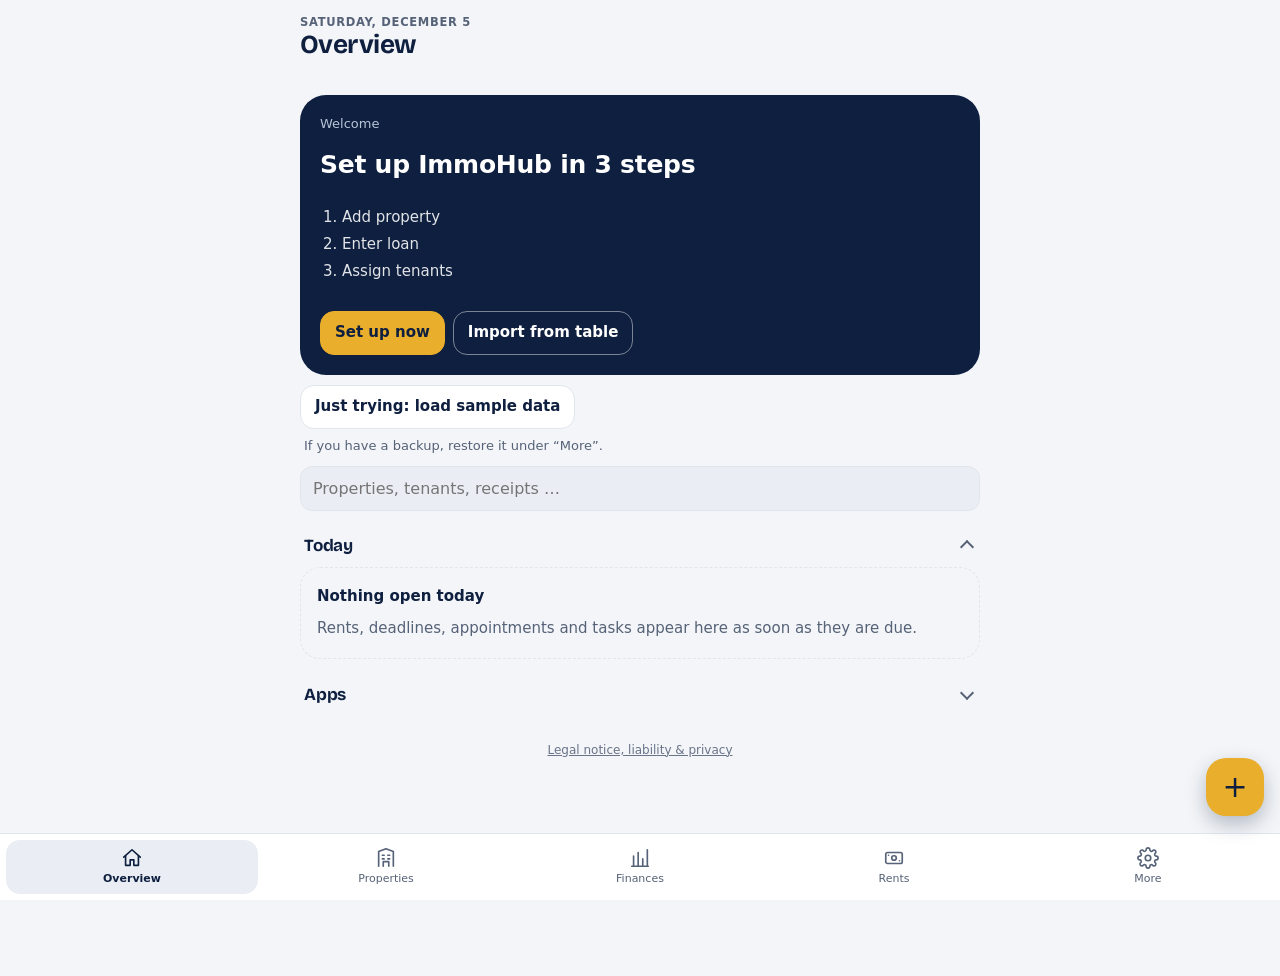
<file: index.html>
<!doctype html><html lang="de"><head><meta charset="utf-8"><meta name="viewport" content="width=device-width,initial-scale=1,viewport-fit=cover"><title>ImmoHub</title><link rel="manifest" href="manifest.webmanifest"><link rel="icon" type="image/png" href="shared/icons/icon-192.png"><script>location.replace('immobilien-hub/index.html'+location.hash);</script></head><body></body></html>
</file>
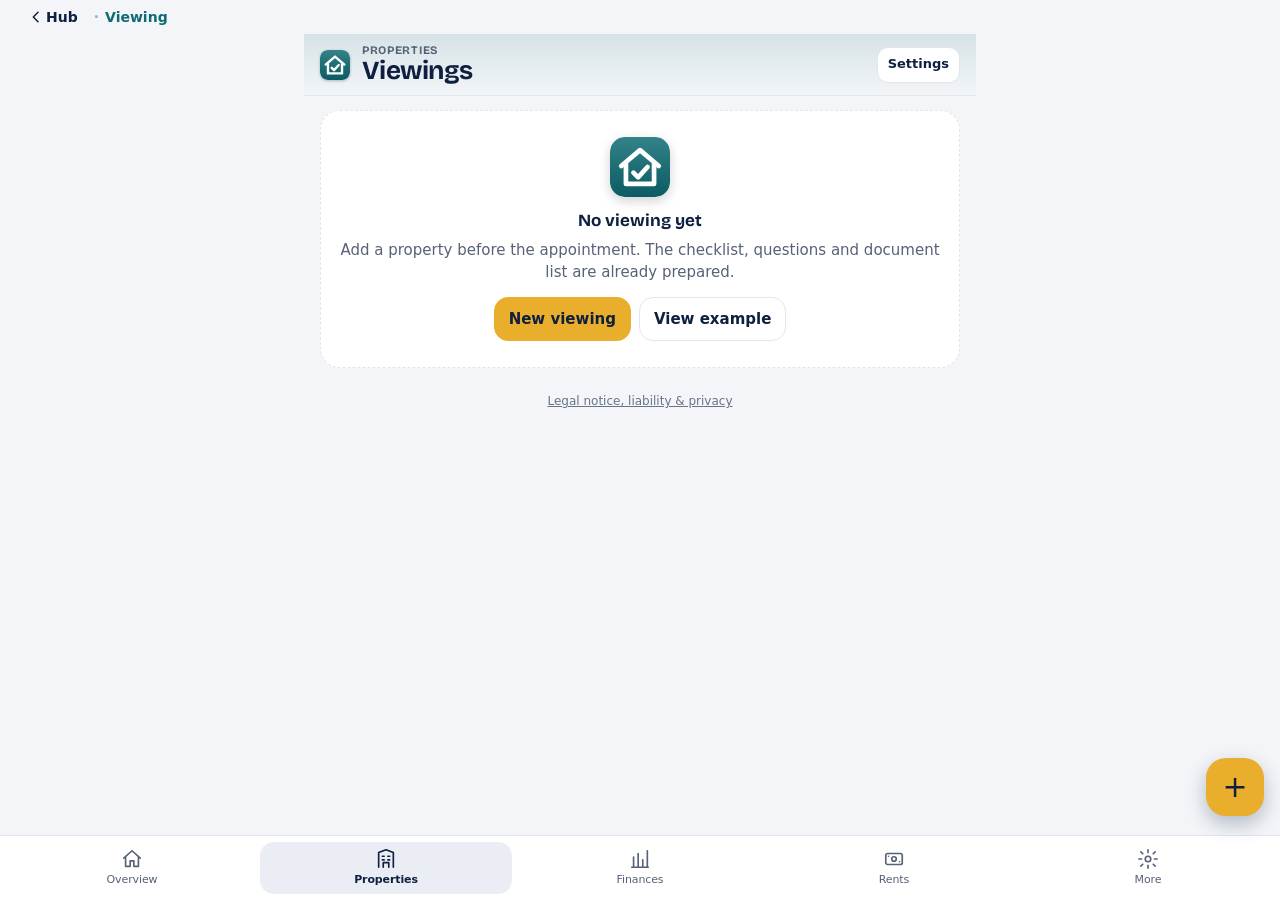
<file: besichtigung/index.html>
<!doctype html>
<html lang="de">
<head>
<meta charset="utf-8">
<meta name="viewport" content="width=device-width, initial-scale=1, viewport-fit=cover">
<meta name="apple-mobile-web-app-capable" content="yes">
<meta name="mobile-web-app-capable" content="yes">
<meta name="apple-mobile-web-app-title" content="Besichtigung">
<meta name="apple-mobile-web-app-status-bar-style" content="default">
<meta name="theme-color" content="#F3F5F8" media="(prefers-color-scheme: light)">
<meta name="theme-color" content="#081225" media="(prefers-color-scheme: dark)">
<meta name="format-detection" content="telephone=no">
<link rel="apple-touch-icon" href="apple-touch-icon.png">
<link rel="manifest" href="../manifest.webmanifest">
<link rel="icon" type="image/png" href="../shared/icons/icon-192.png">
<title>Besichtigung</title>
<style>
@font-face{font-family:'IBM Plex Mono';src:url(fonts/plexmono-400.woff) format('woff');font-weight:400 500;font-style:normal;font-display:swap}
@font-face{font-family:'IBM Plex Mono';src:url(fonts/plexmono-600.woff) format('woff');font-weight:600 700;font-style:normal;font-display:swap}

/* Layout: Liste der Besichtigungen. Pro Objekt fünf Reiter (Daten, Check, Fotos, Fragen, Fazit) mit Tab-Leiste unten, große Tippflächen für den Einsatz vor Ort. */
:root{
  color-scheme:light;
  --bg:#EDF0F1; --surface:#FFFFFF; --surface2:#F3F5F6; --ink:#0F1A20; --muted:#55646E; --line:#D3DADE;
  --accent:#0E6B73; --accent-ink:#FFFFFF; --accent-soft:#D9EEF0;
  --good:#17804F; --good-soft:#DCF2E6; --mid:#8F5F00; --mid-soft:#FBEECB; --bad:#B3302F; --bad-soft:#F8DDDC;
  --font-body:-apple-system,BlinkMacSystemFont,'Segoe UI',Roboto,system-ui,sans-serif;
  --font-mono:'IBM Plex Mono',ui-monospace,'SF Mono',Menlo,monospace;
  padding-top:env(safe-area-inset-top,0px);
}
@media (prefers-color-scheme: dark){:root{
  color-scheme:dark;
  --bg:#0B1115; --surface:#141D23; --surface2:#1A262D; --ink:#E6EEF2; --muted:#9AAAB5; --line:#26343D;
  --accent:#5CC4CF; --accent-ink:#06161A; --accent-soft:#123338;
  --good:#47C48A; --good-soft:#12301F; --mid:#E3B341; --mid-soft:#352A0E; --bad:#F27F7D; --bad-soft:#3A1717;}}
*{box-sizing:border-box}
html{-webkit-text-size-adjust:100%}
body{margin:0;background:var(--bg);color:var(--ink);font-family:var(--font-body);font-size:15px;line-height:1.45;
  padding-inline:16px;padding-block:0 110px}
button,input,textarea,select{font:inherit;color:inherit}
button{cursor:pointer}
a{color:var(--accent)}
.num,.mono{font-family:var(--font-mono);font-variant-numeric:tabular-nums;letter-spacing:-.01em}
.wrap{max-width:640px;margin-inline:auto}
:focus-visible{outline:2px solid var(--accent);outline-offset:2px}
.vh{position:absolute;width:1px;height:1px;overflow:hidden;clip:rect(0 0 0 0);white-space:nowrap}

/* Kopfzeile */
.bar{position:sticky;top:env(safe-area-inset-top,0px);z-index:5;margin-inline:-16px;padding:10px 16px;background:var(--bg);
  border-bottom:1px solid var(--line);display:flex;align-items:center;gap:10px}
.bar h1{font-size:18px;font-weight:600;margin:0;flex:1;min-width:0;overflow:hidden;text-overflow:ellipsis;white-space:nowrap}
.bar .sub{display:block;font-size:11px;font-weight:500;letter-spacing:.08em;text-transform:uppercase;color:var(--muted)}
.back{border:0;background:var(--accent-soft);color:var(--accent);border-radius:10px;min-height:40px;padding:0 12px;font-weight:600;display:inline-flex;align-items:center;gap:4px;text-decoration:none}
.btn{border:1px solid var(--line);background:var(--surface);border-radius:10px;min-height:42px;padding:0 14px;font-weight:500;display:inline-flex;align-items:center;justify-content:center;gap:6px;text-decoration:none;color:var(--ink)}
.btn.primary{background:var(--accent);border-color:var(--accent);color:var(--accent-ink);font-weight:600}
.btn.danger{color:var(--bad);border-color:var(--bad)}
.btn.small{min-height:34px;padding:0 10px;font-size:13px}
.btn:disabled{opacity:.45;cursor:not-allowed}
.lnk{border:0;background:none;color:var(--accent);padding:4px 0;font-size:13px;font-weight:600;text-decoration:underline;text-underline-offset:2px}
main{padding-block:14px 0}
h2{font-size:12px;font-weight:600;letter-spacing:.09em;text-transform:uppercase;color:var(--muted);margin:22px 4px 8px}
h2:first-child{margin-top:2px}
.note{font-size:13px;color:var(--muted);margin:8px 4px}
.row-actions{display:flex;gap:8px;flex-wrap:wrap;margin:0 0 12px}

.pill{display:inline-flex;align-items:center;gap:6px;border-radius:999px;padding:3px 10px;font-size:12px;font-weight:600;white-space:nowrap}
.pill::before{content:"";width:7px;height:7px;border-radius:50%;background:currentColor}
.p-good{background:var(--good-soft);color:var(--good)} .p-mid{background:var(--mid-soft);color:var(--mid)}
.p-bad{background:var(--bad-soft);color:var(--bad)} .p-none{background:var(--surface2);color:var(--muted)}
.t-good{color:var(--good)} .t-mid{color:var(--mid)} .t-bad{color:var(--bad)}

/* Listenkarten */
.cards{display:flex;flex-direction:column;gap:10px}
.ocard{display:block;text-decoration:none;color:var(--ink);background:var(--surface);border:1px solid var(--line);border-radius:14px;padding:13px 14px}
.ocard .t{font-weight:600;font-size:16px}
.ocard .a{font-size:13px;color:var(--muted);margin-top:1px}
.ocard .m{display:flex;flex-wrap:wrap;gap:2px 14px;margin-top:8px;font-size:13px;color:var(--muted)}
.ocard .m b{font-family:var(--font-mono);font-weight:500;color:var(--ink);font-variant-numeric:tabular-nums}
.ocard .p{display:flex;flex-wrap:wrap;gap:6px;margin-top:10px}
.when{font-size:12px;font-weight:600;color:var(--accent);letter-spacing:.02em;margin-bottom:3px}
.empty{background:var(--surface);border:1px dashed var(--line);border-radius:14px;padding:26px 18px;text-align:center;color:var(--muted)}
.empty b{display:block;color:var(--ink);font-size:17px;margin-bottom:6px}
.empty .row-actions{justify-content:center;margin:14px 0 0}

/* Formulare */
.card{background:var(--surface);border:1px solid var(--line);border-radius:14px;overflow:hidden}
.fields{display:grid;grid-template-columns:repeat(2,minmax(0,1fr));gap:12px 10px;padding:14px}
.fld{display:flex;flex-direction:column;gap:4px;min-width:0;font-size:12.5px;color:var(--muted)}
.fld.full{grid-column:1/-1}
.fld input,.fld textarea,.fld select{width:100%;min-width:0;background:var(--surface2);border:1px solid var(--line);border-radius:10px;padding:10px 11px;font-size:16px;color:var(--ink)}
.fld input[inputmode="decimal"],.fld input[inputmode="numeric"]{font-family:var(--font-mono);text-align:right}
.fld textarea{min-height:88px;resize:vertical;line-height:1.4}
.unit{position:relative}
.unit input{padding-right:46px}
.unit i{position:absolute;right:11px;top:50%;transform:translateY(-50%);font-style:normal;color:var(--muted);font-size:13px;pointer-events:none}
.derived{display:grid;grid-template-columns:repeat(2,minmax(0,1fr));gap:1px;background:var(--line);border-top:1px solid var(--line)}
.derived div{background:var(--surface2);padding:10px 14px}
.derived small{display:block;color:var(--muted);font-size:11.5px}
.derived b{font-family:var(--font-mono);font-weight:600;font-size:15px;font-variant-numeric:tabular-nums}

/* Checkliste */
.prog{background:var(--surface);border:1px solid var(--line);border-radius:14px;padding:12px 14px;margin-bottom:10px}
.prog .l{display:flex;justify-content:space-between;gap:8px;font-size:13px;color:var(--muted)}
.prog .l b{color:var(--ink)}
.meter{display:flex;height:9px;border-radius:5px;overflow:hidden;background:var(--line);margin-top:8px}
.meter span{display:block;height:100%}
.m-ok{background:var(--good)} .m-mangel{background:var(--bad)} .m-unklar{background:var(--mid)}
.chips{display:flex;gap:6px;flex-wrap:wrap;margin:0 0 10px}
.chip{border:1px solid var(--line);background:var(--surface);border-radius:999px;min-height:36px;padding:0 13px;font-size:13.5px;font-weight:500}
.chip[aria-pressed="true"]{background:var(--accent);border-color:var(--accent);color:var(--accent-ink);font-weight:600}
details.sec{background:var(--surface);border:1px solid var(--line);border-radius:14px;margin-bottom:10px;overflow:hidden}
details.sec>summary{list-style:none;cursor:pointer;display:flex;align-items:center;justify-content:space-between;gap:10px;padding:14px;font-weight:600}
details.sec>summary::-webkit-details-marker{display:none}
details.sec>summary .c{font-family:var(--font-mono);font-size:13px;color:var(--muted);font-weight:500;display:flex;align-items:center;gap:8px}
details.sec>summary .c::after{content:"›";font-size:20px;line-height:1;transition:transform .15s}
details.sec[open]>summary .c::after{transform:rotate(90deg)}
.item{padding:12px 14px;border-top:1px solid var(--line)}
.item.s-ok{box-shadow:inset 4px 0 0 var(--good)} .item.s-mangel{box-shadow:inset 4px 0 0 var(--bad)} .item.s-unklar{box-shadow:inset 4px 0 0 var(--mid)}
.i-top{display:flex;justify-content:space-between;align-items:flex-start;gap:10px}
.i-l{font-weight:500}
.tag{margin-left:8px;font-size:10.5px;font-weight:600;letter-spacing:.06em;text-transform:uppercase;color:var(--accent);background:var(--accent-soft);border-radius:6px;padding:1px 6px;vertical-align:1px}
.i-h{font-size:12.5px;color:var(--muted);margin-top:2px}
.pbtn{flex:none;display:inline-flex;align-items:center;min-height:36px;padding:0 11px;border:1px solid var(--line);border-radius:10px;background:var(--surface2);font-size:13px;font-weight:600;color:var(--accent);cursor:pointer}
.seg3{display:grid;grid-template-columns:repeat(3,minmax(0,1fr));gap:6px;margin-top:10px}
.seg3 button{min-height:44px;border:1px solid var(--line);background:var(--surface2);border-radius:10px;font-weight:500;font-size:14.5px}
.seg3 button[aria-pressed="true"][data-v="ok"]{background:var(--good-soft);color:var(--good);border-color:var(--good);font-weight:600}
.seg3 button[aria-pressed="true"][data-v="mangel"]{background:var(--bad-soft);color:var(--bad);border-color:var(--bad);font-weight:600}
.seg3 button[aria-pressed="true"][data-v="unklar"]{background:var(--mid-soft);color:var(--mid);border-color:var(--mid);font-weight:600}
.i-fields{display:grid;grid-template-columns:minmax(0,120px) minmax(0,1fr);gap:8px;margin-top:8px}
.i-fields.one{grid-template-columns:minmax(0,1fr)}
.i-fields input{width:100%;min-width:0;background:var(--surface2);border:1px solid var(--line);border-radius:10px;padding:9px 10px;font-size:16px}
.i-fields .cost{position:relative}
.i-fields .cost input{font-family:var(--font-mono);text-align:right;padding-right:28px}
.i-fields .cost i{position:absolute;right:10px;top:50%;transform:translateY(-50%);font-style:normal;color:var(--muted);font-size:13px}
.addrow{display:flex;gap:8px;padding:12px 14px;border-top:1px solid var(--line)}
.addrow input{flex:1;min-width:0;background:var(--surface2);border:1px solid var(--line);border-radius:10px;padding:10px 11px;font-size:16px}

/* Fotos */
.grid{display:grid;grid-template-columns:repeat(3,minmax(0,1fr));gap:6px}
.ph{position:relative;display:block;border:0;padding:0;background:var(--surface2);border-radius:10px;overflow:hidden;aspect-ratio:1/1;width:100%}
.ph img{width:100%;height:100%;object-fit:cover;display:block}
.ph span{position:absolute;left:0;right:0;bottom:0;background:rgba(0,0,0,.62);color:#fff;font-size:10.5px;padding:3px 6px;text-align:left;white-space:nowrap;overflow:hidden;text-overflow:ellipsis}
.viewer{position:fixed;inset:0;z-index:20;background:rgba(0,0,0,.94);display:flex;flex-direction:column;padding:env(safe-area-inset-top,0px) 12px calc(12px + env(safe-area-inset-bottom,0px))}
.viewer .vt{color:#fff;padding:12px 4px;font-size:14px;display:flex;justify-content:space-between;gap:10px;align-items:center}
.viewer .vi{flex:1;min-height:0;display:flex;align-items:center;justify-content:center}
.viewer img{max-width:100%;max-height:100%;object-fit:contain}
.viewer .vb{display:flex;gap:8px;justify-content:space-between;padding-top:10px}
.viewer .btn{background:#222;color:#fff;border-color:#444}

/* Fragen und Unterlagen */
.q{padding:12px 14px;border-top:1px solid var(--line)}
.q:first-child{border-top:0}
.q label.t{display:block;font-weight:500;margin-bottom:6px}
.q textarea{width:100%;min-height:64px;background:var(--surface2);border:1px solid var(--line);border-radius:10px;padding:9px 10px;font-size:16px;line-height:1.4;resize:vertical}
.chk{display:flex;gap:12px;align-items:center;padding:12px 14px;border-top:1px solid var(--line);min-height:52px}
.chk:first-child{border-top:0}
.chk input{width:24px;height:24px;flex:none;accent-color:var(--accent)}
.chk span{flex:1}

/* Fazit */
.seg3.verdict button{min-height:48px}
.seg3 button[aria-pressed="true"][data-v="ja"]{background:var(--good-soft);color:var(--good);border-color:var(--good);font-weight:600}
.seg3 button[aria-pressed="true"][data-v="vielleicht"]{background:var(--mid-soft);color:var(--mid);border-color:var(--mid);font-weight:600}
.seg3 button[aria-pressed="true"][data-v="nein"]{background:var(--bad-soft);color:var(--bad);border-color:var(--bad);font-weight:600}
.kv{display:grid;grid-template-columns:minmax(0,1fr) auto;gap:6px 12px;padding:11px 14px;border-top:1px solid var(--line);align-items:baseline}
.kv:first-child{border-top:0}
.kv b{font-family:var(--font-mono);font-weight:600;font-variant-numeric:tabular-nums;text-align:right}
.kv small{display:block;color:var(--muted);font-size:12px}
.kv.tot{background:var(--surface2)}
.xrow{display:grid;grid-template-columns:minmax(0,1fr) auto;gap:8px;align-items:center;padding:11px 14px;border-top:1px solid var(--line)}
.xrow:first-child{border-top:0}
.xrow small{display:block;color:var(--muted);font-size:12px}
.code{width:100%;min-height:78px;background:var(--surface2);border:1px solid var(--line);border-radius:10px;padding:9px 10px;font-family:var(--font-mono);font-size:12px;word-break:break-all}

/* Vergleich */
.scroll{overflow-x:auto;-webkit-overflow-scrolling:touch;border:1px solid var(--line);border-radius:14px;background:var(--surface)}
table.cmp{border-collapse:collapse;min-width:560px;width:100%;font-size:13.5px}
table.cmp th,table.cmp td{padding:10px 12px;border-bottom:1px solid var(--line);text-align:right;white-space:nowrap;font-variant-numeric:tabular-nums}
table.cmp th{font-size:11px;letter-spacing:.06em;text-transform:uppercase;color:var(--muted);background:var(--surface2);font-weight:600;text-align:right}
table.cmp td:first-child,table.cmp th:first-child{text-align:left;position:sticky;left:0;background:var(--surface2);font-weight:600;max-width:140px;overflow:hidden;text-overflow:ellipsis}
table.cmp tr:last-child td{border-bottom:0}
table.cmp td.n{font-family:var(--font-mono)}

/* Tab-Leiste */
.tabbar{position:fixed;left:0;right:0;bottom:0;z-index:6;display:grid;grid-template-columns:repeat(5,minmax(0,1fr));gap:2px;background:var(--surface);
  border-top:1px solid var(--line);padding:6px 6px calc(6px + env(safe-area-inset-bottom,0px))}
.tabbar a{display:flex;flex-direction:column;align-items:center;gap:1px;padding:7px 2px;border-radius:10px;text-decoration:none;color:var(--muted);font-size:13px;font-weight:500;min-height:50px;justify-content:center}
.tabbar a small{font-family:var(--font-mono);font-size:10.5px;opacity:.9;min-height:13px}
.tabbar a[aria-current="page"]{background:var(--accent-soft);color:var(--accent);font-weight:600}
.warn{background:var(--mid-soft);color:var(--ink);border:1px solid var(--mid);border-radius:12px;padding:10px 12px;font-size:13.5px;margin-bottom:10px}
@media (prefers-reduced-motion:reduce){*{transition:none!important}}
/*BRAND*/
@font-face{font-family:'Bricolage Grotesque';src:url(fonts/bricolage-700.woff) format('woff');font-weight:500 800;font-style:normal;font-display:swap}
.bar{padding-left:58px;background:linear-gradient(180deg,color-mix(in srgb,var(--accent) 13%,var(--bg)),var(--bg))}
.bar::before{content:'';position:absolute;left:16px;top:50%;transform:translateY(-50%);width:30px;height:30px;border-radius:8px;background:url("data:image/svg+xml,%3Csvg xmlns=%22http://www.w3.org/2000/svg%22 width=%2264%22 height=%2264%22 viewBox=%220 0 64 64%22%3E%3Cdefs%3E%3ClinearGradient id=%22g%22 x1=%220%22 y1=%220%22 x2=%220%22 y2=%221%22%3E%3Cstop offset=%220%22 stop-color=%22%23fff%22 stop-opacity=%22.16%22/%3E%3Cstop offset=%221%22 stop-color=%22%23000%22 stop-opacity=%22.14%22/%3E%3C/linearGradient%3E%3C/defs%3E%3Crect width=%2264%22 height=%2264%22 rx=%2215%22 fill=%22%230E6B73%22/%3E%3Crect width=%2264%22 height=%2264%22 rx=%2215%22 fill=%22url%28%23g%29%22/%3E%3Cpath d=%22M12 31L32 14l20 17%22 fill=%22none%22 stroke=%22%23fff%22 stroke-width=%225%22 stroke-linecap=%22round%22 stroke-linejoin=%22round%22/%3E%3Cpath d=%22M17 28v22h30V28%22 fill=%22none%22 stroke=%22%23fff%22 stroke-width=%225%22 stroke-linejoin=%22round%22/%3E%3Cpath d=%22M25 38l5 5 10-11%22 fill=%22none%22 stroke=%22%23fff%22 stroke-width=%225%22 stroke-linecap=%22round%22 stroke-linejoin=%22round%22/%3E%3C/svg%3E") center/cover;box-shadow:0 1px 3px rgba(0,0,0,.25)}
.bar h1,.empty b,.pcard .t,.mcard .t,.tile b,.hero .lab{font-family:'Bricolage Grotesque',var(--font-body)}
.bar h1{letter-spacing:-.01em}
.empty::before{content:'';display:block;width:60px;height:60px;margin:0 auto 12px;border-radius:15px;background:url("data:image/svg+xml,%3Csvg xmlns=%22http://www.w3.org/2000/svg%22 width=%2264%22 height=%2264%22 viewBox=%220 0 64 64%22%3E%3Cdefs%3E%3ClinearGradient id=%22g%22 x1=%220%22 y1=%220%22 x2=%220%22 y2=%221%22%3E%3Cstop offset=%220%22 stop-color=%22%23fff%22 stop-opacity=%22.16%22/%3E%3Cstop offset=%221%22 stop-color=%22%23000%22 stop-opacity=%22.14%22/%3E%3C/linearGradient%3E%3C/defs%3E%3Crect width=%2264%22 height=%2264%22 rx=%2215%22 fill=%22%230E6B73%22/%3E%3Crect width=%2264%22 height=%2264%22 rx=%2215%22 fill=%22url%28%23g%29%22/%3E%3Cpath d=%22M12 31L32 14l20 17%22 fill=%22none%22 stroke=%22%23fff%22 stroke-width=%225%22 stroke-linecap=%22round%22 stroke-linejoin=%22round%22/%3E%3Cpath d=%22M17 28v22h30V28%22 fill=%22none%22 stroke=%22%23fff%22 stroke-width=%225%22 stroke-linejoin=%22round%22/%3E%3Cpath d=%22M25 38l5 5 10-11%22 fill=%22none%22 stroke=%22%23fff%22 stroke-width=%225%22 stroke-linecap=%22round%22 stroke-linejoin=%22round%22/%3E%3C/svg%3E") center/cover;box-shadow:0 4px 12px rgba(0,0,0,.18)}
/*ENDBRAND*/
/*VIZ*/
:root{--c1:#2a78d6;--c2:#eb6834;--neutral:#8a857d}
@media (prefers-color-scheme: dark){:root{--c1:#3987e5;--c2:#d95926;--neutral:#8f8a82}}
.viz{padding:8px 12px 4px}.viz svg{display:block;width:100%;height:auto;overflow:visible;max-width:340px;margin:0 auto}
.viz text{font-family:var(--font-body);fill:var(--muted);font-size:11px}.viz .ink{fill:var(--ink)}.viz .nm{font-family:var(--font-mono)}
.vrow{display:grid;grid-template-columns:minmax(0,1fr) auto auto;gap:8px;padding:8px 14px;border-top:1px solid var(--line);font-size:13.5px}
.vrow b{font-family:var(--font-mono);font-weight:600}.vrow span.p{font-family:var(--font-mono);color:var(--muted);font-size:12px}
/*ENDVIZ*/
</style>
<link rel="stylesheet" href="../shared/ui.css">
<script>window.IMMO_I18N=1;</script>
<script src="../shared/i18n-en.js"></script>
<script src="../shared/core.js"></script>
</head>
<body>
<div class="wrap" id="app"></div>

<script>
(function(){
'use strict';

/* ---------- Checklisten-Vorlagen ---------- */
const SECTIONS=[
 {id:'lage',t:'Lage und Umfeld',items:[
  {id:'lage_laerm',l:'Lärm',h:'Straße, Bahn, Flugroute, Gewerbe. Fenster öffnen und eine Minute still stehen.'},
  {id:'lage_oepnv',l:'ÖPNV und Anbindung',h:'Haltestelle, Takt, Fahrzeit zu den wichtigsten Zielen.'},
  {id:'lage_alltag',l:'Einkauf, Schule und Ärzte in Gehweite'},
  {id:'lage_parken',l:'Parkplatzsituation',h:'Parkdruck, Anwohnerparken, Stellplatz am Haus.'},
  {id:'lage_umfeld',l:'Umfeld und Nachbarschaft',h:'Gepflegtheit, Leerstand, Müll, Schmierereien.'},
  {id:'lage_sonne',l:'Besonnung und Ausrichtung'}]},
 {id:'geb',t:'Gebäude und Gemeinschaftseigentum',items:[
  {id:'geb_fassade',l:'Fassade',crit:1,h:'Risse, abplatzender Putz, Feuchteflecken, Dämmung.'},
  {id:'geb_dach',l:'Dach',crit:1,h:'Außen: Ziegel, Rinnen, Kamin. Im Dachboden: Wasserflecken, Dämmung.'},
  {id:'geb_treppe',l:'Treppenhaus und Eingang',h:'Der Pflegezustand zeigt, wie gut die WEG verwaltet wird.'},
  {id:'geb_keller',l:'Keller',crit:1,h:'Feuchte, Geruch, Salzausblühungen, Kellerabteil der Wohnung.'},
  {id:'geb_heizung',l:'Zentrale Heizung und Technik',crit:1,h:'Alter, Typ, Wartung, geplante Erneuerung und Kosten.'},
  {id:'geb_aufzug',l:'Aufzug',h:'Falls vorhanden: Zustand, Wartungskosten, Modernisierung.'},
  {id:'geb_aussen',l:'Außenanlagen, Müllplatz, Fahrradraum'}]},
 {id:'wo',t:'Wohnung',items:[
  {id:'wo_grundriss',l:'Grundriss und Raumaufteilung',h:'Zuschnitt, gefangene Räume, Stellfläche für Möbel.'},
  {id:'wo_feuchte',l:'Feuchtigkeit und Schimmel',crit:1,h:'Ecken, Fensterlaibungen, hinter Schränken, Außenwände, Bad.'},
  {id:'wo_fenster',l:'Fenster',h:'Alter, Verglasung, Dichtungen, Beschläge, Funktion.'},
  {id:'wo_waende',l:'Wände und Decken',h:'Risse, Flecken, Tapeten, Putz.'},
  {id:'wo_boeden',l:'Böden',h:'Belag, Unebenheiten, Trittschall.'},
  {id:'wo_elektro',l:'Elektrik',crit:1,h:'Zählerkasten, FI-Schalter, Anzahl der Steckdosen, sichtbare Leitungen.'},
  {id:'wo_wasser',l:'Wasserleitungen und Wasserdruck',h:'Hähne aufdrehen, Armaturen, Abfluss, Leitungsmaterial.'},
  {id:'wo_bad',l:'Bad',h:'Fliesen, Abdichtung, Lüftung, Sanitärobjekte.'},
  {id:'wo_kueche',l:'Küche',h:'Im Preis enthalten? Anschlüsse, Geräte, Zustand.'},
  {id:'wo_heizkoerper',l:'Heizkörper und Thermostate'},
  {id:'wo_balkon',l:'Balkon oder Loggia',h:'Abdichtung, Brüstung, Entwässerung.'},
  {id:'wo_schall',l:'Schallschutz',h:'Nachbarn und Trittschall hörbar?'},
  {id:'wo_netz',l:'Internet und Empfang',h:'Glasfaser, Kabel, Handyempfang in der Wohnung.'}]},
 {id:'en',t:'Heizung und Energie',items:[
  {id:'en_ausweis',l:'Energieausweis',h:'Energieklasse, Verbrauchs- oder Bedarfsausweis, Gültigkeit.'},
  {id:'en_heizart',l:'Heizungsart der Wohnung',h:'Zentral, Gas-Etage, Fernwärme, Wärmepumpe. Alter und Austauschpflichten prüfen.'},
  {id:'en_daemmung',l:'Dämmung und Wärmebrücken'}]},
 {id:'ve',t:'Vermietbarkeit',items:[
  {id:'ve_nachfrage',l:'Nachfrage vor Ort',h:'Zielgruppe, Vermietungsdauer ähnlicher Wohnungen.'},
  {id:'ve_zustand',l:'Vermietfertig?',h:'Was ist vor der Vermietung zu tun?'},
  {id:'ve_miete',l:'Erzielbare Miete',h:'Vergleich mit Mietspiegel und aktuellen Inseraten.'},
  {id:'ve_mieter',l:'Bestehendes Mietverhältnis',h:'Mietvertrag, Miete, Dauer, Kaution, Zahlungsmoral.'},
  {id:'ve_zubehoer',l:'Stellplatz, Keller, Abstellraum'}]}
];
const BJ_HINTS=[
 {id:'bj_altbau',min:0,max:1949,l:'Altbau: Decken und Statik',h:'Holzbalkendecken, Schallschutz, Risse an tragenden Wänden, Schornsteine.'},
 {id:'bj_waerme',min:0,max:1978,l:'Wärmedämmung',h:'Vor der ersten Wärmeschutzverordnung (1977) kaum gedämmt. Fenster, Fassade und oberste Geschossdecke prüfen.'},
 {id:'bj_blei',min:0,max:1973,l:'Bleileitungen im Trinkwasser',crit:1,h:'In älteren Gebäuden verbreitet. Leitungsmaterial im Keller ansehen, bei Verdacht Fachmann fragen.'},
 {id:'bj_alu',min:1960,max:1980,l:'Aluminium-Leitungen in der Elektrik',crit:1,h:'In den 1960er und 70er Jahren zeitweise üblich. Elektriker prüfen lassen.'},
 {id:'bj_asbest',min:0,max:1993,l:'Asbestverdacht',crit:1,h:'Bis zum Verbot 1993 verbaut: Bodenbeläge, Fassadenplatten, Nachtspeicheröfen. Nicht anbohren, Fachmann fragen.'},
 {id:'bj_neu',min:2020,max:3000,l:'Neubau: Gewährleistung',h:'Abnahmeprotokoll, Gewährleistungsfristen und Bauträgerunterlagen klären.'}
];
const FRAGEN=[
 ['q_grund','Warum wird verkauft?'],['q_dauer','Wie lange ist die Wohnung schon im Angebot?'],
 ['q_interessenten','Gibt es weitere Interessenten oder Preisspielraum?'],
 ['q_saniert','Was wurde wann saniert (Dach, Fassade, Heizung, Leitungen, Fenster, Bad)?'],
 ['q_hausgeld','Wie hoch ist das Hausgeld und was ist enthalten?'],
 ['q_ruecklage','Wie hoch ist die Instandhaltungsrücklage der WEG?'],
 ['q_massnahmen','Welche Maßnahmen oder Sonderumlagen sind beschlossen oder geplant?'],
 ['q_streit','Gibt es Streit oder Rechtsstreitigkeiten in der Eigentümergemeinschaft?'],
 ['q_rueckstaende','Gibt es Hausgeldrückstände einzelner Eigentümer?'],
 ['q_inventar','Was bleibt in der Wohnung (Küche, Einbauten)?'],
 ['q_uebergabe','Wann ist die Übergabe möglich?'],
 ['q_mieter','Vermietet? Mieter, Miete, Mietbeginn, Kaution?']
];
const DOCS=[
 ['d_teilung','Teilungserklärung und Gemeinschaftsordnung'],
 ['d_protokolle','Protokolle der Eigentümerversammlungen (letzte 3 Jahre)'],
 ['d_wirtschaft','Wirtschaftsplan und letzte Jahresabrechnung'],
 ['d_ruecklage','Nachweis der Instandhaltungsrücklage'],
 ['d_sonder','Beschlüsse zu Sanierungen und Sonderumlagen'],
 ['d_energie','Energieausweis'],
 ['d_grundbuch','Grundbuchauszug'],
 ['d_grundriss','Grundriss und Wohnflächenberechnung'],
 ['d_mietvertrag','Mietvertrag und Nebenkostenabrechnungen (falls vermietet)']
];

/* ---------- Hilfen ---------- */
const $=(s,r)=> (r||document).querySelector(s);
const {esc,parseDE}=ImmoCore;
const NF={};
const nf=d=>NF[d]||(NF[d]=new Intl.NumberFormat(ImmoCore.loc,{minimumFractionDigits:0,maximumFractionDigits:d}));
const eur=(v,sign)=>ImmoCore.eur(v,0,sign);
const eur2=v=>ImmoCore.eur(v,2);
const pct=(v,d)=>(v===null||!isFinite(v))?'–':new Intl.NumberFormat(ImmoCore.loc,{minimumFractionDigits:d==null?1:d,maximumFractionDigits:d==null?1:d}).format(v)+' %';
const fmtIn=(v,d)=>v?nf(d||0).format(v):'';
const fmtF=(k,v)=>k==='bj'?(v?String(v):''):fmtIn(v,k==='zi'?1:(k==='qm'?2:0));
const uid=()=>Date.now().toString(36)+Math.random().toString(36).slice(2,7);
function fmtWhen(iso){
  if(!iso) return '';
  const d=new Date(iso); if(isNaN(d)) return '';
  return d.toLocaleString(ImmoCore.loc,{weekday:'short',day:'2-digit',month:'2-digit',hour:'2-digit',minute:'2-digit'})+(ImmoCore.lang==='en'?'':' Uhr');
}
const b64=(o)=>btoa(unescape(encodeURIComponent(JSON.stringify(o))));

/* ---------- Daten ---------- */
const KEY='besichtigung-v1';
const DEF_SET={apps:{sc:'../immo-schnellcheck/index.html',cp:'../bestands-cockpit/index.html'}};
let db={v:1,nextId:1,objs:[],settings:JSON.parse(JSON.stringify(DEF_SET))};
let storageOk=true;
function load(){
  try{
    const raw=localStorage.getItem(KEY);
    if(raw){ const d=JSON.parse(raw); if(d&&Array.isArray(d.objs)){
      db=Object.assign(db,d);
      db.settings=Object.assign({},DEF_SET,d.settings||{}); db.settings.apps=Object.assign({},DEF_SET.apps,(d.settings||{}).apps||{});
      db.nextId=Math.max(db.nextId||1,...db.objs.map(o=>o.id+1),1);
    }}
  }catch(e){ storageOk=false; }
}
let saveT=null;
/* Kachel im Hub: Ampel, Prüfstand und Mängel je verknüpftem Objekt */
function pubBes(){ try{ const map={}, K={good:'ok',mid:'mid',bad:'bad',none:'none'}; db.objs.forEach(o=>{ if(!o.hubId||map[o.hubId]) return; const a=ampel(o), s=a.s; map[o.hubId]={g:+o.gebot||0,d:s.done,v:s.done+' / '+s.total,s:'geprüft · '+a.t+(s.mangel?' · '+s.mangel+(s.mangel===1?' Mangel':' Mängel'):''),st:K[a.k]||'none'}; }); ImmoCore.pubSum('bes',map); }catch(e){} }
function save(){
  clearTimeout(saveT);
  saveT=setTimeout(flush,250);
}
function flush(){
  try{ localStorage.setItem(KEY,JSON.stringify(db)); }catch(e){ storageOk=false; }
  pubBes();
}
window.addEventListener('pagehide',flush);
document.addEventListener('visibilitychange',()=>{ if(document.hidden) flush(); });

function newObj(extra){
  const o=Object.assign({id:db.nextId++,created:Date.now(),titel:'',adresse:'',termin:'',kontakt:'',tel:'',link:'',
    kp:0,bj:0,qm:0,zi:0,etage:'',kalt:0,stell:0,hgUml:0,hgNicht:0,grundst:0,
    items:{},custom:[],fragen:{},docs:{},notizen:'',extra:0,gebot:0,fazit:'',fazitNotiz:''},extra||{});
  db.objs.push(o); save(); return o;
}
const getObj=id=>db.objs.find(o=>o.id===id);
/* Kontext für die Kopfzeile: zu welchem Hub-Objekt gehört die Ansicht? */
window.immoCtx=()=>{ const r=route(); const o=r.v==='obj'&&getObj(r.id); return (o&&o.hubId)||''; };
/* Kachel im Hub beim Öffnen aktualisieren */
window.addEventListener('load',()=>{ try{ pubBes(); }catch(e){} });

function sectionsFor(o){
  const secs=SECTIONS.map(s=>({id:s.id,t:s.t,items:s.items}));
  const bj=o.bj||0;
  const hints=BJ_HINTS.filter(h=>bj>0&&bj>=h.min&&bj<=h.max);
  if(hints.length) secs.unshift({id:'bj',t:'Hinweise zum Baujahr '+bj,items:hints});
  if((o.custom||[]).length) secs.push({id:'eigen',t:'Eigene Punkte',items:o.custom.map(c=>({id:c.id,l:c.l,custom:1}))});
  return secs;
}
function stats(o){
  const r={total:0,done:0,ok:0,mangel:0,unklar:0,crit:0,cost:0,critNames:[]};
  sectionsFor(o).forEach(sec=>sec.items.forEach(it=>{
    r.total++; const st=o.items[it.id]; if(!st||!st.s) return;
    r.done++;
    if(st.s==='ok') r.ok++;
    else if(st.s==='unklar') r.unklar++;
    else if(st.s==='mangel'){ r.mangel++; r.cost+=st.cost||0; if(it.crit){ r.crit++; r.critNames.push(it.l);} }
  }));
  r.alle=r.cost+(o.extra||0);
  return r;
}
function ampel(o){
  const s=stats(o);
  if(!s.done) return {k:'none',t:'Offen',s};
  const share=o.kp>0?s.alle/o.kp:0;
  if(s.crit>0||share>=0.10) return {k:'bad',t:'Kritisch',s};
  if(s.mangel>0||s.unklar>=4||share>=0.04) return {k:'mid',t:'Mit Mängeln',s};
  if(s.done<s.total*0.6) return {k:'none',t:'In Arbeit',s};
  return {k:'good',t:'Unauffällig',s};
}
const fazitPill=f=>f==='ja'?'<span class="pill p-good">Interessant</span>':f==='vielleicht'?'<span class="pill p-mid">Vielleicht</span>':f==='nein'?'<span class="pill p-bad">Absage</span>':'';
const ampelPill=a=>`<span class="pill p-${a.k}">${a.t}</span>`;
const bruttoRendite=o=>o.kp>0?((o.kalt||0)+(o.stell||0))*12/o.kp*100:null;

/* ---------- Fotos (IndexedDB) ---------- */
let idb=null, idbOk=true;
const photoCache={};
function idbOpen(){
  return new Promise((res,rej)=>{
    if(!window.indexedDB) return rej(new Error('kein IndexedDB'));
    const r=indexedDB.open('besichtigung-fotos',1);
    r.onupgradeneeded=()=>{ const d=r.result;
      const p=d.createObjectStore('photos',{keyPath:'id'}); p.createIndex('obj','obj');
      d.createObjectStore('full',{keyPath:'id'}); };
    r.onsuccess=()=>res(r.result); r.onerror=()=>rej(r.error);
  });
}
const rq=q=>new Promise((res,rej)=>{ q.onsuccess=()=>res(q.result); q.onerror=()=>rej(q.error); });
const store=(n,m)=>idb.transaction(n,m||'readonly').objectStore(n);
async function loadPhotos(objId){
  if(!idb) return [];
  (photoCache[objId]||[]).forEach(p=>{ if(p.url) URL.revokeObjectURL(p.url); });
  const list=await rq(store('photos').index('obj').getAll(objId));
  list.sort((a,b)=>a.ts-b.ts);
  list.forEach(p=>{ if(!p.url) p.url=URL.createObjectURL(p.thumb||new Blob()); });
  photoCache[objId]=list; return list;
}
function loadImg(file){
  return new Promise((res,rej)=>{
    const u=URL.createObjectURL(file), im=new Image();
    im.onload=()=>{ URL.revokeObjectURL(u); res(im); };
    im.onerror=()=>{ URL.revokeObjectURL(u); rej(new Error('Bild nicht lesbar')); };
    im.src=u;
  });
}
function scaled(im,max,q){
  const k=Math.min(1,max/Math.max(im.naturalWidth,im.naturalHeight));
  const c=document.createElement('canvas'); c.width=Math.max(1,Math.round(im.naturalWidth*k)); c.height=Math.max(1,Math.round(im.naturalHeight*k));
  c.getContext('2d').drawImage(im,0,0,c.width,c.height);
  return new Promise(r=>c.toBlob(b=>r(b),'image/jpeg',q));
}
async function addPhotos(objId,itemId,files){
  if(!idb){ try{ idb=await idbOpen(); }catch(e){ idbOk=false; toast('Fotos lassen sich in diesem Browser nicht speichern.'); render(true); return; } }
  let fail=0, full_=0;
  for(const f of files){
    try{
      const im=await loadImg(f);
      const full=await scaled(im,1400,.72), thumb=await scaled(im,280,.7);
      const rec={id:uid(),obj:objId,item:itemId||'',ts:Date.now(),thumb};
      await rq(store('photos','readwrite').put(rec));
      await rq(store('full','readwrite').put({id:rec.id,blob:full}));
    }catch(e){ if(e&&e.name==='QuotaExceededError') full_++; else fail++; }
  }
  await loadPhotos(objId);
  toast(full_?`Speicher voll: ${full_} Foto(s) nicht gespeichert.`:fail?`${fail} Foto(s) konnten nicht gelesen werden.`:'Foto gespeichert.');
  render(true);
}
async function delPhoto(objId,id){
  try{ await rq(store('photos','readwrite').delete(id)); await rq(store('full','readwrite').delete(id)); }catch(e){}
  const l=photoCache[objId]||[]; const p=l.find(x=>x.id===id); if(p&&p.url) URL.revokeObjectURL(p.url);
  await loadPhotos(objId);
}
/* Fotos eines Objekts über das Teilen-Menü weitergeben (Originalgröße wie gespeichert). */
async function sharePhotos(o){
  if(!idb) return;
  const list=await rq(store('photos').index('obj').getAll(o.id)); if(!list.length){ toast('Keine Fotos vorhanden.'); return; }
  list.sort((a,b)=>a.ts-b.ts);
  const base=(o.name||o.adresse||'Besichtigung').replace(/[^\wÄÖÜäöüß-]+/g,'-').replace(/-+/g,'-').slice(0,40)||'Besichtigung';
  const files=[];
  for(let i=0;i<list.length;i++){ const f=await rq(store('full').get(list[i].id)); const bl=(f&&f.blob)||list[i].thumb; if(bl) files.push(new File([bl],base+'-'+String(i+1).padStart(2,'0')+'.jpg',{type:'image/jpeg'})); }
  try{ if(navigator.canShare&&navigator.canShare({files})){ await navigator.share({files,title:o.name||'Fotos'}); return; } }
  catch(e){ if(e&&e.name==='AbortError') return; }
  toast('Teilen ist hier nicht möglich. Die Fotos stecken in der Backup-Datei des Hubs.');
}
async function delPhotosOf(objId){
  if(!idb) return;
  const l=await rq(store('photos').index('obj').getAll(objId));
  for(const p of l){ try{ await rq(store('photos','readwrite').delete(p.id)); await rq(store('full','readwrite').delete(p.id)); }catch(e){} }
  delete photoCache[objId];
}

/* ---------- Meldungen und Bestätigung ---------- */
let toastT=null;
function toast(msg){
  let t=$('#toast');
  if(!t){ t=document.createElement('div'); t.id='toast'; t.setAttribute('role','status');
    t.style.cssText='position:fixed;left:16px;right:16px;bottom:calc(84px + env(safe-area-inset-bottom,0px));z-index:30;max-width:560px;margin:auto;background:var(--ink);color:var(--bg);padding:11px 14px;border-radius:12px;font-size:14px;text-align:center';
    document.body.appendChild(t); }
  t.textContent=msg; t.hidden=false; clearTimeout(toastT); toastT=setTimeout(()=>{ t.hidden=true; },2600);
}
let pend=null, pendT=null;
let bPaste='';
function twice(key){ if(pend===key){ pend=null; return true; } pend=key; clearTimeout(pendT); pendT=setTimeout(()=>{ pend=null; render(true); },4000); render(true); return false; }

/* ---------- Routing ---------- */
function route(){
  const p=location.hash.replace(/^#\/?/,'').split('/').filter(Boolean);
  if(p[0]==='o'&&getObj(+p[1])) return {v:'obj',id:+p[1],tab:['daten','check','fotos','fragen','fazit'].includes(p[2])?p[2]:'daten'};
  if(p[0]==='vergleich') return {v:'cmp'};
  if(p[0]==='einstellungen') return {v:'set'};
  return {v:'list'};
}
function nav(h,replace){
  if(replace||location.hash===h){ if(replace) history.replaceState(null,'',h); render(); }
  else location.hash=h;
}
window.addEventListener('hashchange',()=>render());

let checkFilter='all';
const collapsed={};
document.addEventListener('toggle',e=>{ const d=e.target; if(d&&d.dataset&&d.dataset.sec) collapsed[d.dataset.sec]=!d.open; },true);

/* ---------- Ansichten ---------- */
const app=$('#app');
function header(title,sub,back){
  return `<div class="bar">${back?`<a class="back" href="${back}" data-nav>‹ Zurück</a>`:''}<h1>${sub?`<span class="sub">${esc(sub)}</span>`:''}${esc(title)}</h1></div>`;
}
function hubPick(){
  const taken=new Set(db.objs.map(x=>x.hubId).filter(Boolean)), free=hubMasters().filter(m=>!taken.has(m.id)); if(!free.length) return '';
  return `<label class="fld" style="margin:0 0 10px">Besichtigung für ein Objekt aus dem Hub anlegen<select data-hubnew="1"><option value="">– Objekt wählen –</option>${free.map(m=>`<option value="${esc(m.id)}">${esc(m.name||'Objekt')}${m.adresse?' · '+esc(m.adresse):''}</option>`).join('')}</select></label>`;
}
function viewList(){
  const now=Date.now()-3*3600e3;
  const up=db.objs.filter(o=>o.termin&&new Date(o.termin).getTime()>=now).sort((a,b)=>new Date(a.termin)-new Date(b.termin));
  const rest=db.objs.filter(o=>!up.includes(o)).sort((a,b)=>(new Date(b.termin||b.created))-(new Date(a.termin||a.created)));
  const card=o=>{
    const a=ampel(o), s=a.s, ppm=o.qm>0?o.kp/o.qm:0;
    return `<a class="ocard" href="#/o/${o.id}/daten" data-nav>
      ${o.termin?`<div class="when">${esc(fmtWhen(o.termin))}</div>`:''}
      <div class="t">${esc(o.titel||'Ohne Bezeichnung')}</div>${o.adresse?`<div class="a">${esc(o.adresse)}</div>`:''}
      <div class="m">${o.kp?`<span><b>${eur(o.kp)}</b></span>`:''}${o.qm?`<span><b>${nf(1).format(o.qm)}</b> m²</span>`:''}${ppm?`<span><b>${eur(ppm)}</b>/m²</span>`:''}${o.bj?`<span>Bj. <b>${o.bj}</b></span>`:''}</div>
      <div class="p">${ampelPill(a)}<span class="pill p-none">${s.done} von ${s.total} geprüft</span>${s.alle>0?`<span class="pill p-none">Mängel ${eur(s.alle)}</span>`:''}${fazitPill(o.fazit)}</div></a>`;
  };
  let h=`<div class="bar"><h1><span class="sub">Immobilien</span>Besichtigungen</h1><a class="btn small" href="#/einstellungen" data-nav>Einstellungen</a></div><main>`;
  if(!storageOk) h+=`<div class="warn">Speichern im Browser ist nicht möglich. Deine Eingaben gehen beim Schließen verloren.</div>`;
  if(!db.objs.length){
    h+=hubPick()+`<div class="empty"><b>Noch keine Besichtigung</b>Lege vor dem Termin ein Objekt an. Die Checkliste, die Fragen und die Unterlagenliste sind schon vorbereitet.
      <div class="row-actions"><button class="btn primary" data-act="new">Neue Besichtigung</button><button class="btn" data-act="sample">Beispiel ansehen</button></div></div>`;
  }else{
    h+=hubPick()+`<div class="row-actions"><button class="btn primary" data-act="new">Neue Besichtigung</button>${db.objs.length>1?`<a class="btn" href="#/vergleich" data-nav>Vergleichen</a>`:''}</div>`;
    if(up.length) h+=`<h2>Anstehend</h2><div class="cards">${up.map(card).join('')}</div>`;
    if(rest.length) h+=`<h2>${up.length?'Bisherige und ohne Termin':'Besichtigungen'}</h2><div class="cards">${rest.map(card).join('')}</div>`;
  }
  return h+`</main>`;
}


/* ---------- Gemeinsames Objekt im Hub ---------- */
const {hubRead,hubSave,hubMasters,hubAvail}=ImmoCore, HUBKEY=ImmoCore.HUBKEY;
const HSH=[['titel','name'],['adresse','adresse'],['kp','kp'],['qm','qm'],['bj','bj'],['zi','zi'],['kalt','kalt']];
const hEmpty=ImmoCore.hEmpty;
const hSame=(a,b)=>(typeof a==='number'||typeof b==='number')?Math.abs((+a||0)-(+b||0))<0.005:String(a||'').trim()===String(b||'').trim();
const hubAvailable=()=>location.protocol==='app:'||hubRead()!==null;
/* Leere Felder werden von der anderen Seite gefüllt, bei Abweichung gilt das Hub-Objekt. */
/* Beim ersten Verknüpfen füllt die App leere Felder im Hub. Danach gilt der Hub, auch dort gelöschte Werte werden hier geleert. */
function hubMerge(o,m){
  let chO=false, chM=false; const first=!o.hubSynced;
  HSH.forEach(([bk,mk])=>{ const ov=o[bk], mv=m[mk];
    if(hEmpty(mv)&&!hEmpty(ov)){ if(first){ m[mk]=ov; chM=true; } else if(mk!=='name'){ o[bk]=(mk==='adresse')?'':0; chO=true; } }
    else if(!hEmpty(mv)&&!hSame(mv,ov)){ o[bk]=mv; chO=true; } });
  if(first){ o.hubSynced=true; chO=true; }
  return {chO,chM};
}
function syncFromHub(){
  const h=hubRead(); if(!h) return; let chB=false, chH=false;
  db.objs.forEach(o=>{ if(!o.hubId) return; const m=(h.objs||[]).find(x=>x.id===o.hubId);
    if(!m){ delete o.hubId; chB=true; return; }
    m.links=m.links||{}; if(String(m.links.bes||'')!==String(o.id)&&(!m.links.bes||m.links.bes==='pending')){ m.links.bes=String(o.id); chH=true; }
    const r=hubMerge(o,m); if(r.chO) chB=true; if(r.chM) chH=true; });
  if(chH) hubSave(h); if(chB) save();
}
function hubWriteField(o,bk){
  if(!o.hubId) return; const h=hubRead(); if(!h) return; const m=(h.objs||[]).find(x=>x.id===o.hubId); if(!m) return;
  const pair=HSH.find(x=>x[0]===bk); if(!pair) return; m[pair[1]]=o[bk]; hubSave(h);
}
function hubLink(o,mid){
  const h=hubRead()||{v:1,urls:{},map:{},lastBackup:0,objs:[]}; const m=(h.objs||[]).find(x=>x.id===mid); if(!m) return false;
  o.hubId=m.id; m.links=m.links||{}; m.links.bes=String(o.id); hubMerge(o,m); hubSave(h); save(); return true;
}
function hubMake(o){
  const h=hubRead()||{v:1,urls:{},map:{},lastBackup:0,objs:[]}; if(!Array.isArray(h.objs)) h.objs=[];
  const m={id:'o'+Date.now().toString(36)+Math.random().toString(36).slice(2,5),name:o.titel||'Neues Objekt',adresse:o.adresse||'',kp:o.kp||0,qm:o.qm||0,bj:o.bj||0,zi:o.zi||0,kalt:o.kalt||0,links:{bes:String(o.id)}};
  h.objs.push(m); hubSave(h); o.hubId=m.id; save();
}
function hubUnlink(o){ const h=hubRead(); if(h){ const m=(h.objs||[]).find(x=>x.id===o.hubId); if(m&&m.links&&String(m.links.bes)===String(o.id)){ delete m.links.bes; hubSave(h); } } delete o.hubId; delete o.hubSynced; save(); }
function hubCard(o){
  if(!hubAvailable()) return '';
  const ms=hubMasters();
  if(o.hubId){ const m=ms.find(x=>x.id===o.hubId);
    return `<h2>Hub-Objekt</h2><div class="card"><div class="fields"><p style="margin:0;grid-column:1/-1"><b>${esc(m?m.name:'Objekt')}</b><br><span class="note" style="margin:0">Bezeichnung, Adresse, Kaufpreis, Fläche, Baujahr, Zimmer und Kaltmiete sind mit dem Hub abgeglichen. Änderungen hier gelten dort ebenfalls.</span></p>
      <button class="btn small" data-act="hubunlink" style="grid-column:1/-1;justify-self:start">Verknüpfung lösen</button></div></div>`; }
  const taken=new Set(db.objs.map(x=>x.hubId).filter(Boolean)), free=ms.filter(m=>!taken.has(m.id));
  return `<h2>Hub-Objekt</h2><div class="card"><div class="fields">
    ${free.length?`<label class="fld full">Mit einem Objekt aus dem Hub verknüpfen<select data-hublink="1"><option value="">– auswählen –</option>${free.map(m=>`<option value="${esc(m.id)}">${esc(m.name||'Objekt')}${m.adresse?' · '+esc(m.adresse):''}</option>`).join('')}</select></label>`:''}
    <button class="btn small" data-act="hubmake" style="grid-column:1/-1;justify-self:start">Als neues Hub-Objekt speichern</button></div></div>`;
}

const F_OBJ=[['titel','Bezeichnung','text','full','z. B. 2-Zimmer-Wohnung Hauptstraße 5'],['adresse','Adresse','text','full'],
  ['termin','Termin','datetime-local','full'],['kontakt','Ansprechpartner','text'],['tel','Telefon','tel'],['link','Link zur Anzeige','url','full']];
const F_NUM=[['kp','Kaufpreis','€'],['bj','Baujahr',''],['qm','Wohnfläche','m²'],['zi','Zimmer',''],
  ['kalt','Kaltmiete (Ziel oder Ist), pro Monat','€'],['stell','Stellplatz, pro Monat','€'],
  ['hgUml','Hausgeld umlagefähig, pro Monat','€'],['hgNicht','Hausgeld nicht umlagefähig, pro Monat','€'],['grundst','Grundsteuer, pro Jahr','€']];
function fieldIn(o,f){
  const [k,l,t,w,ph]=f;
  return `<label class="fld ${w||''}">${l}<input type="${t}" data-f="${k}" data-t="txt" value="${esc(o[k])}" ${ph?`placeholder="${esc(ph)}"`:''} autocomplete="off"></label>`;
}
function derivedHtml(o){
  const warm=(o.kalt||0)+(o.stell||0)+(o.hgUml||0)+(o.grundst||0)/12;
  return `<div><small>Kaufpreis pro m²</small><b>${o.qm>0&&o.kp>0?eur(o.kp/o.qm):'–'}</b></div>
    <div><small>Kaltmiete pro m²</small><b>${o.qm>0&&o.kalt>0?eur2(o.kalt/o.qm):'–'}</b></div>
    <div><small>Bruttomietrendite</small><b>${pct(bruttoRendite(o),2)}</b></div>
    <div><small>Warmmiete pro Monat</small><b>${warm>0?eur(warm):'–'}</b></div>`;
}
function tabDaten(o){
  const nums=F_NUM.map(([k,l,u])=>{
    const num=(k==='bj'||k==='zi')?'numeric':'decimal';
    return `<label class="fld"><span>${l}</span><span class="unit"><input inputmode="${num}" data-f="${k}" data-t="num" value="${fmtF(k,o[k])}" autocomplete="off">${u?`<i>${u}</i>`:''}</span></label>`;
  }).join('');
  return hubCard(o)+`<h2>Termin und Kontakt</h2><div class="card"><div class="fields">${F_OBJ.map(f=>fieldIn(o,f)).join('')}</div>
    ${(o.tel||o.link)?`<div class="fields" style="padding-top:0">${o.tel?`<a class="btn" href="tel:${esc(o.tel.replace(/[^\d+]/g,''))}">Anrufen</a>`:''}${o.link&&/^https?:/i.test(o.link)?`<a class="btn" href="${esc(o.link)}" target="_blank" rel="noopener">Anzeige öffnen</a>`:''}</div>`:''}</div>
    <h2>Eckdaten und Miete</h2><div class="card"><div class="fields">${nums}</div><div class="derived" id="derived">${derivedHtml(o)}</div></div>
    <p class="note">Diese Werte nimmst du später in den Schnellcheck mit. Schätze die Miete, wenn du die Ist-Miete nicht kennst.</p>
    <h2>Notizen</h2><div class="card"><div class="fields"><label class="fld full"><span class="vh">Notizen</span><textarea data-f="notizen" data-t="txt" placeholder="Allgemeine Eindrücke, Namen, Absprachen">${esc(o.notizen)}</textarea></label></div></div>
    <div class="row-actions" style="margin-top:14px"><button class="btn danger" data-act="delobj">${pend==='delobj'?'Wirklich löschen?':'Besichtigung löschen'}</button></div>`;
}

function itemHtml(o,it){
  const st=o.items[it.id]||{}, n=(photoCache[o.id]||[]).filter(p=>p.item===it.id).length;
  const seg=[['ok','In Ordnung'],['mangel','Mangel'],['unklar','Unklar']].map(([v,l])=>`<button data-act="st" data-id="${it.id}" data-v="${v}" aria-pressed="${st.s===v}">${l}</button>`).join('');
  const fields=st.s?`<div class="i-fields ${st.s==='mangel'?'':'one'}">${st.s==='mangel'?`<label class="cost"><span class="vh">Kosten in Euro</span><input inputmode="decimal" data-item="${it.id}" data-fld="cost" value="${fmtIn(st.cost)}" placeholder="Kosten"><i>€</i></label>`:''}<input type="text" data-item="${it.id}" data-fld="note" value="${esc(st.note||'')}" placeholder="Notiz" aria-label="Notiz"></div>`:'';
  return `<div class="item ${st.s?'s-'+st.s:''}" id="i-${it.id}"><div class="i-top"><div><span class="i-l">${esc(it.l)}</span>${it.crit?'<span class="tag">Wichtig</span>':''}</div>
    ${idbOk?`<label class="pbtn">Foto${n?` (${n})`:''}<input class="vh" type="file" accept="image/*" multiple data-photo="${it.id}"></label>`:''}</div>
    ${it.h?`<div class="i-h">${esc(it.h)}</div>`:''}<div class="seg3" role="group" aria-label="Bewertung ${esc(it.l)}">${seg}</div>${fields}
    ${it.custom?`<button class="lnk" data-act="delcustom" data-id="${it.id}">${pend==='cu'+it.id?'Wirklich entfernen?':'Punkt entfernen'}</button>`:''}</div>`;
}
function tabCheck(o){
  const s=stats(o), pc=v=>s.total?v/s.total*100:0;
  const flt=it=>{ const st=(o.items[it.id]||{}).s; return checkFilter==='all'||(checkFilter==='open'&&!st)||checkFilter===st; };
  let h=`<div class="prog"><div class="l"><span><b>${s.done}</b> von ${s.total} geprüft</span><span>${s.mangel} Mängel · ${s.unklar} unklar</span></div>
    <div class="meter" aria-hidden="true"><span class="m-ok" style="width:${pc(s.ok)}%"></span><span class="m-mangel" style="width:${pc(s.mangel)}%"></span><span class="m-unklar" style="width:${pc(s.unklar)}%"></span></div></div>
    <div class="chips" role="group" aria-label="Filter">${[['all','Alle'],['open','Offen'],['mangel','Mängel'],['unklar','Unklar']].map(([v,l])=>`<button class="chip" data-act="flt" data-v="${v}" aria-pressed="${checkFilter===v}">${l}</button>`).join('')}</div>`;
  if(!o.bj) h+=`<p class="note">Trage im Reiter „Daten“ das Baujahr ein. Dann ergänzt die App Hinweise, die zum Alter des Hauses passen.</p>`;
  sectionsFor(o).forEach(sec=>{
    const items=sec.items.filter(flt), d=sec.items.filter(it=>(o.items[it.id]||{}).s).length;
    if(!items.length&&sec.id!=='eigen') return;
    h+=`<details class="sec" data-sec="${sec.id}" ${collapsed[sec.id]?'':'open'}><summary><span>${esc(sec.t)}</span><span class="c">${d}/${sec.items.length}</span></summary>${items.map(it=>itemHtml(o,it)).join('')}</details>`;
  });
  h+=`<details class="sec" data-sec="add" ${collapsed.add===false?'open':''}><summary><span>Eigenen Punkt hinzufügen</span><span class="c"></span></summary><form class="addrow" id="addForm"><input id="addLabel" type="text" placeholder="z. B. Wasserflecken im Treppenhaus" aria-label="Eigener Punkt" maxlength="80"><button class="btn primary" type="submit">Hinzufügen</button></form></details>`;
  return h;
}
function tabFotos(o){
  const list=photoCache[o.id]||[];
  const label=id=>{ if(!id) return 'Allgemein'; for(const sec of sectionsFor(o)){ const it=sec.items.find(x=>x.id===id); if(it) return it.l; } return 'Allgemein'; };
  if(!idbOk) return `<div class="warn">Fotos lassen sich in diesem Browser nicht speichern.</div>`;
  return `<div class="row-actions"><label class="btn primary">Foto aufnehmen oder auswählen<input class="vh" type="file" accept="image/*" multiple data-photo=""></label>${list.length?`<button class="btn" data-act="phshare">Fotos teilen</button>`:''}</div>
   ${list.length?`<div class="grid">${list.map(p=>`<button class="ph" data-act="view" data-id="${p.id}" aria-label="Foto ansehen: ${esc(label(p.item))}"><img src="${p.url}" alt=""><span>${esc(label(p.item))}</span></button>`).join('')}</div>`:
   `<div class="empty"><b>Noch keine Fotos</b>Fotografiere Mängel direkt im Reiter „Check“. Dann hängt das Foto am richtigen Punkt. Allgemeine Fotos legst du hier ab.</div>`}
   <p class="note">Fotos werden verkleinert und nur auf diesem Gerät gespeichert. Sie stecken im automatischen Backup und in der Backup-Datei des Hubs, nicht in der Textsicherung dieser App.</p>`;
}
function tabFragen(o){
  const got=DOCS.filter(([id])=>o.docs[id]).length;
  return `<h2>Fragen an Verkäufer oder Makler</h2><div class="card">${FRAGEN.map(([id,q])=>`<div class="q"><label class="t" for="q-${id}">${esc(q)}</label><textarea id="q-${id}" data-q="${id}" placeholder="Antwort">${esc(o.fragen[id]||'')}</textarea></div>`).join('')}</div>
   <h2>Unterlagen anfordern · ${got} von ${DOCS.length} erhalten</h2><div class="card">${DOCS.map(([id,l])=>`<label class="chk"><input type="checkbox" data-doc="${id}" ${o.docs[id]?'checked':''}><span>${esc(l)}</span></label>`).join('')}</div>
   <p class="note">Hake ab, was du bekommen hast. Die Unterlagen entscheiden oft mehr über den Kauf als die Wohnung selbst.</p>`;
}
const SHORT={lage:'Lage',geb:'Gebäude',wo:'Wohnung',en:'Energie',ve:'Vermietbar',bj:'Baujahr',eigen:'Eigene'};
function radar(o){
  const ax=sectionsFor(o).map(sec=>{ let n=0,ok=0,m=0,u=0; sec.items.forEach(it=>{ const st=o.items[it.id]; if(!st||!st.s) return; n++; if(st.s==='ok') ok++; else if(st.s==='mangel') m++; else u++; }); return {id:sec.id,l:SHORT[sec.id]||sec.t,n,ok,m,u,v:n?ok/n:null}; }).filter(a=>a.n>0);
  if(ax.length<3) return '';
  const cx=150,cy=115,R=78,N=ax.length, ang=i=>-Math.PI/2+i*2*Math.PI/N, P=(i,f)=>[cx+R*f*Math.cos(ang(i)),cy+R*f*Math.sin(ang(i))];
  let g=''; [0.5,1].forEach(f=>{ g+=`<polygon points="${ax.map((_,i)=>P(i,f).map(v=>v.toFixed(1)).join(',')).join(' ')}" fill="none" stroke="var(--line)" stroke-width="${f===1?1.2:.7}"/>`; });
  ax.forEach((a,i)=>{ const [x,y]=P(i,1); g+=`<line x1="${cx}" y1="${cy}" x2="${x.toFixed(1)}" y2="${y.toFixed(1)}" stroke="var(--line)" stroke-width=".7"/>`; });
  g+=`<polygon points="${ax.map((a,i)=>P(i,Math.max(0.03,a.v)).map(v=>v.toFixed(1)).join(',')).join(' ')}" fill="var(--c1)" fill-opacity=".18" stroke="var(--c1)" stroke-width="2" stroke-linejoin="round"/>`;
  ax.forEach((a,i)=>{ const [x,y]=P(i,Math.max(0.03,a.v)); g+=`<circle cx="${x.toFixed(1)}" cy="${y.toFixed(1)}" r="4" fill="var(--c1)" stroke="var(--surface)" stroke-width="2"><title>${a.l}: ${a.ok} von ${a.n} in Ordnung</title></circle>`;
    const [lx,ly]=P(i,1.2), an=Math.abs(lx-cx)<8?'middle':(lx>cx?'start':'end'); g+=`<text x="${lx.toFixed(1)}" y="${(ly+4).toFixed(1)}" text-anchor="${an}" class="ink" style="font-size:11px">${a.l}</text>`; });
  const rows=ax.map(a=>`<div class="vrow"><span>${esc(a.l)}</span><b>${a.ok} von ${a.n}</b><span class="p">${Math.round(a.v*100)} %</span></div>`).join('');
  return `<h2>Zustand je Bereich</h2><div class="card"><div class="viz"><svg viewBox="0 0 300 230" role="img" aria-label="Anteil der Punkte in Ordnung je Bereich: ${ax.map(a=>a.l+' '+Math.round(a.v*100)+' Prozent').join(', ')}">${g}</svg></div>${rows}</div><p class="note">Anteil der geprüften Punkte ohne Mangel oder offene Frage. Je weiter außen, desto besser. Bereiche ohne geprüfte Punkte fehlen.</p>`;
}
function tabFazit(o){
  const a=ampel(o), s=a.s, alle=s.alle, preis=o.gebot>0?o.gebot:o.kp;
  const seg=[['ja','Interessant'],['vielleicht','Vielleicht'],['nein','Absage']].map(([v,l])=>`<button data-act="fz" data-v="${v}" aria-pressed="${o.fazit===v}">${l}</button>`).join('');
  const apps=(location.protocol==='app:')?DEF_SET.apps:db.settings.apps;
  const crit=s.critNames.length?`<p class="note t-bad">Wichtige Mängel: ${esc(s.critNames.join(', '))}</p>`:'';
  return `<h2>Gesamteindruck</h2><div class="card"><div class="fields" style="grid-template-columns:1fr"><div class="seg3 verdict" role="group" aria-label="Gesamteindruck">${seg}</div>
    <label class="fld full">Notiz zum Fazit<textarea data-f="fazitNotiz" data-t="txt" placeholder="Was spricht dafür, was dagegen?">${esc(o.fazitNotiz)}</textarea></label></div></div>
   <h2>Zustand</h2><div class="card"><div class="kv"><span>Einschätzung nach Checkliste</span><span>${ampelPill(a)}</span></div>
    <div class="kv"><span>Geprüfte Punkte</span><b>${s.done} von ${s.total}</b></div>
    <div class="kv"><span>Mängel / unklare Punkte</span><b>${s.mangel} / ${s.unklar}</b></div></div>${crit}
   ${radar(o)}
   <h2>Kosten und Preis</h2><div class="card"><div class="kv"><span>Mängelkosten aus der Checkliste</span><b>${eur(s.cost)}</b></div>
    <div class="fields" style="grid-template-columns:1fr 1fr"><label class="fld">Weitere Kosten (Küche, Reserve)<span class="unit"><input inputmode="decimal" data-f="extra" data-t="num" value="${fmtIn(o.extra)}"><i>€</i></span></label>
     <label class="fld">Mein Gebot<span class="unit"><input inputmode="decimal" data-f="gebot" data-t="num" value="${fmtIn(o.gebot)}"><i>€</i></span></label></div>
    <div class="kv tot" id="kvTot"><span>Kosten vor Vermietung gesamt<small>${o.kp>0?pct(alle/o.kp*100,1)+' vom Kaufpreis':''}</small></span><b>${eur(alle)}</b></div>
    <div class="kv" id="kvNeg"><span>Kaufpreis abzüglich Mängelkosten<small>Argument für die Preisverhandlung</small></span><b>${o.kp>0?eur(o.kp-alle):'–'}</b></div></div>
   <h2>In andere Apps übernehmen</h2><div class="card">
    <div class="xrow"><span>Schnellcheck<small>Preis ${eur(preis)}, Fläche, Miete, Hausgeld, Kosten vor Vermietung</small></span><button class="btn small" data-act="xfer" data-app="sc">Öffnen</button></div>
    <div class="xrow"><span>Bestands-Cockpit<small>Als neues Objekt anlegen</small></span><button class="btn small" data-act="xfer" data-app="cp">Öffnen</button></div>
    <div class="fields" style="grid-template-columns:1fr"><button class="btn" data-act="code">Übergabecode kopieren</button>
     <textarea class="code" id="codeBox" readonly hidden aria-label="Übergabecode"></textarea></div></div>
   <p class="note">Die Links öffnen die jeweilige App im selben Fenster und füllen die Felder. Läuft eine App als Home-Bildschirm-Symbol, hat sie einen eigenen Speicher. Kopiere dann den Übergabecode und füge ihn dort im Bereich „Aus Besichtigung übernehmen“ ein.</p>`;
}
function tabs(o,cur){
  const s=stats(o), np=(photoCache[o.id]||[]).length, got=DOCS.filter(([id])=>o.docs[id]).length;
  const t=[['daten','Daten',''],['check','Check',`${s.done}/${s.total}`],['fotos','Fotos',np?String(np):''],['fragen','Fragen',`${got}/${DOCS.length}`],['fazit','Fazit','']];
  return `<nav class="tabbar" aria-label="Bereiche">${t.map(([id,l,sm])=>`<a href="#/o/${o.id}/${id}" data-nav data-replace ${cur===id?'aria-current="page"':''}>${l}<small>${sm}</small></a>`).join('')}</nav>`;
}
function viewObj(r){
  const o=getObj(r.id), a=ampel(o);
  const body={daten:tabDaten,check:tabCheck,fotos:tabFotos,fragen:tabFragen,fazit:tabFazit}[r.tab](o);
  return `<div class="bar"><a class="back" href="#/" data-nav>‹ Liste</a><h1><span class="sub">${esc(fmtWhen(o.termin)||'Besichtigung')}</span>${esc(o.titel||'Ohne Bezeichnung')}</h1>${ampelPill(a)}</div><main>${body}</main>${tabs(o,r.tab)}`;
}
function viewCmp(){
  const os=db.objs.slice().sort((a,b)=>a.id-b.id);
  const row=(l,f,cls)=>`<tr><td>${l}</td>${os.map(o=>`<td class="${cls||'n'}">${f(o)}</td>`).join('')}</tr>`;
  return header('Vergleich','Besichtigungen','#/')+`<main>${os.length<2?`<div class="empty"><b>Zu wenig Objekte</b>Lege mindestens zwei Besichtigungen an.</div>`:
   `<div class="scroll"><table class="cmp"><thead><tr><th>Kennzahl</th>${os.map(o=>`<th>${esc((o.titel||'Objekt '+o.id).slice(0,18))}</th>`).join('')}</tr></thead><tbody>
    ${row('Termin',o=>o.termin?esc(new Date(o.termin).toLocaleDateString(ImmoCore.loc)):'–')}
    ${row('Kaufpreis',o=>o.kp?eur(o.kp):'–')}
    ${row('Wohnfläche',o=>o.qm?nf(1).format(o.qm)+' m²':'–')}
    ${row('Preis pro m²',o=>o.qm>0&&o.kp>0?eur(o.kp/o.qm):'–')}
    ${row('Baujahr',o=>o.bj||'–')}
    ${row('Kaltmiete',o=>o.kalt?eur(o.kalt):'–')}
    ${row('Bruttorendite',o=>pct(bruttoRendite(o),2))}
    ${row('Mängelkosten',o=>{const s=stats(o); return s.alle?eur(s.alle):'–';})}
    ${row('Mängel / unklar',o=>{const s=stats(o); return s.mangel+' / '+s.unklar;})}
    ${row('Geprüft',o=>{const s=stats(o); return s.done+'/'+s.total;})}
    ${row('Einschätzung',o=>ampelPill(ampel(o)),'')}
    ${row('Fazit',o=>fazitPill(o.fazit)||'–','')}
    </tbody></table></div><p class="note">Zum Öffnen eines Objekts gehst du zurück zur Liste. Die Bruttorendite nutzt Kaltmiete und Stellplatz ohne Nebenkosten.</p>`}</main>`;
}
function viewSet(){
  const s=db.settings;
  return header('Einstellungen','Besichtigungen','#/')+`<main>
   <h2>Andere Apps</h2><div class="card"><div class="fields" style="grid-template-columns:1fr">
    <label class="fld">Adresse des Schnellchecks<input type="text" data-set="sc" value="${esc(s.apps.sc)}" autocapitalize="off" autocorrect="off"></label>
    <label class="fld">Adresse des Bestands-Cockpits<input type="text" data-set="cp" value="${esc(s.apps.cp)}" autocapitalize="off" autocorrect="off"></label>
    </div></div>
   <p class="note">Die Voreinstellung gilt, wenn alle Apps als Repositories mit den Namen immo-schnellcheck und bestands-cockpit unter demselben GitHub-Konto liegen. Sonst trage die vollständigen Adressen ein.</p>
   <h2>Sicherung</h2><div class="card"><div class="fields" style="grid-template-columns:1fr"><textarea class="code" id="backup" aria-label="Sicherung als Text" style="min-height:110px"></textarea>
    <div class="row-actions" style="margin:0"><button class="btn" data-act="bcopy">Kopieren</button><button class="btn" data-act="bload">${pend==='bload'?'Alle Daten ersetzen?':'Eingefügten Text laden'}</button></div>
    <div class="note" id="bmsg" aria-live="polite" style="margin:0"></div></div></div>
   <p class="note">Die Sicherung enthält alle Eingaben außer den Fotos. Fotos sicherst du über die Backup-Datei im Hub. Sichere regelmäßig. Safari kann Website-Daten löschen, wenn du die Seite lange nicht öffnest. Eine App auf dem Home-Bildschirm ist davon nicht betroffen.</p>
   <h2>Zurücksetzen</h2><div class="row-actions"><button class="btn danger" data-act="wipe">${pend==='wipe'?'Wirklich alles löschen?':'Alle Daten löschen'}</button></div></main>`;
}

/* ---------- Rendern ---------- */
let curPhotoObj=null;
async function ensurePhotos(id){
  if(!idb) return;
  if(curPhotoObj===id&&photoCache[id]) return;
  curPhotoObj=id; await loadPhotos(id); if(route().v==='obj'&&route().id===id) render(true);
}
function render(keep){
  const r=route(), y=keep?window.scrollY:0;
  let h='';
  if(r.v==='list') h=viewList(); else if(r.v==='obj'){ h=viewObj(r); ensurePhotos(r.id); }
  else if(r.v==='cmp') h=viewCmp(); else h=viewSet();
  app.innerHTML=h;
  if(r.v==='set'){ const b=$('#backup'); if(b) b.value=bPaste||JSON.stringify(db); }
  window.scrollTo(0,y);
  document.title=r.v==='obj'?(getObj(r.id).titel||'Besichtigung'):'Besichtigung';
}

/* ---------- Übergabe an andere Apps ---------- */
function payloadFor(o){
  const s=stats(o);
  /* v2: kp ist der Angebotspreis, das Gebot kommt getrennt. kosten = Mängel, extra = weitere Kosten (Küche, Reserve). hubId verknüpft das richtige Hub-Objekt. */
  return {src:'besichtigung',v:2,name:o.titel||'',kp:o.kp,kpAnzeige:o.kp,gebot:o.gebot||0,bj:o.bj,qm:o.qm,zi:o.zi,kalt:o.kalt,stell:o.stell,
    hgUml:o.hgUml,hgNicht:o.hgNicht,grundst:o.grundst,kosten:Math.round(s.cost),extra:Math.round(o.extra||0),hubId:o.hubId||''};
}
function joinUrl(base,hash){ return base.replace(/#.*$/,'')+hash; }

/* ---------- Ereignisse ---------- */
document.addEventListener('click',async e=>{
  const nv=e.target.closest('a[data-nav]');
  if(nv){ e.preventDefault(); nav(nv.getAttribute('href'),nv.hasAttribute('data-replace')); return; }
  const b=e.target.closest('[data-act]'); if(!b) return;
  const r=route(), o=r.v==='obj'?getObj(r.id):null, act=b.dataset.act;
  if(act==='phshare'&&o){ sharePhotos(o); return; }
  if(act==='hubunlink'&&o){ hubUnlink(o); render(true); toast('Verknüpfung gelöst.'); return; }
  if(act==='hubmake'&&o){ hubMake(o); render(true); toast('Im Hub angelegt. Dort kannst du es an die anderen Apps weitergeben.'); return; }
  if(act==='new'){ const n=newObj(); nav('#/o/'+n.id+'/daten'); return; }
  if(act==='sample'){
    const n=newObj({titel:'Beispiel: 2-Zimmer-Wohnung',adresse:'Musterstraße 12 (Beispieldaten)',kp:190000,bj:1971,qm:62,zi:2,kalt:760,stell:35,hgUml:150,hgNicht:70,grundst:300,
      termin:ImmoCore.localIso(new Date(Date.now()+2*86400e3)).slice(0,11)+'17:00',kontakt:'Frau Muster',
      items:{wo_feuchte:{s:'mangel',cost:1500,note:'Schimmel an der Außenwand im Schlafzimmer'},geb_dach:{s:'unklar',note:'Dachboden nicht zugänglich'},wo_fenster:{s:'ok'},wo_bad:{s:'ok'},lage_laerm:{s:'ok'},wo_elektro:{s:'mangel',cost:2500,note:'Zählerkasten alt'}}});
    nav('#/o/'+n.id+'/check'); return; }
  if(act==='delobj'&&o){ if(!twice('delobj')) return; if(o.hubId) hubUnlink(o); await delPhotosOf(o.id); db.objs=db.objs.filter(x=>x.id!==o.id); save(); nav('#/'); return; }
  if(act==='st'&&o){ const st=o.items[b.dataset.id]||(o.items[b.dataset.id]={}); st.s=st.s===b.dataset.v?'':b.dataset.v; save(); render(true); return; }
  if(act==='flt'){ checkFilter=b.dataset.v; render(true); return; }
  if(act==='delcustom'&&o){ const id=b.dataset.id; if(!twice('cu'+id)) return; o.custom=o.custom.filter(c=>c.id!==id); delete o.items[id]; save(); render(true); return; }
  if(act==='fz'&&o){ o.fazit=o.fazit===b.dataset.v?'':b.dataset.v; save(); render(true); return; }
  if(act==='view'&&o){ openViewer(o,b.dataset.id); return; }
  if(act==='xfer'&&o){
    const app=b.dataset.app, p=payloadFor(o);
    flush(); location.href=joinUrl(((location.protocol==='app:')?DEF_SET.apps:db.settings.apps)[app],'#import='+encodeURIComponent(b64(p))); return; }
  if(act==='code'&&o){
    const code='BESICHTIGUNG:'+b64(payloadFor(o)), box=$('#codeBox'); box.hidden=false; box.value=code;
    const fb=()=>{ box.focus(); box.select(); toast('Code markiert. Kopiere ihn mit „Kopieren“ im Menü.'); };
    try{ navigator.clipboard.writeText(code).then(()=>toast('Übergabecode kopiert.'),fb); }catch(err){ fb(); } return; }
  if(act==='bcopy'){ bPaste=''; const t=$('#backup'); t.value=JSON.stringify(db);
    const fb=()=>{ t.focus(); t.select(); $('#bmsg').textContent='Text markiert. Kopiere ihn mit dem Menü deines Geräts.'; };
    try{ navigator.clipboard.writeText(t.value).then(()=>{ $('#bmsg').textContent='Kopiert. Speichere den Text an einem sicheren Ort.'; },fb); }catch(err){ fb(); } return; }
  if(act==='bload'){
    const txt=$('#backup').value;
    try{ const d=JSON.parse(txt); if(!d||!Array.isArray(d.objs)) throw 0;
      if(pend!=='bload') bPaste=txt; if(!twice('bload')) return; bPaste='';
      db=Object.assign({v:1,nextId:1,settings:JSON.parse(JSON.stringify(DEF_SET))},d);
      db.settings=Object.assign({},DEF_SET,d.settings||{}); db.settings.apps=Object.assign({},DEF_SET.apps,(d.settings||{}).apps||{});
      db.nextId=Math.max(db.nextId||1,...db.objs.map(x=>x.id+1),1); save(); render(true); toast('Daten geladen. Die bisherigen Daten wurden ersetzt.'); }
    catch(err){ $('#bmsg').textContent='Das ist keine gültige Sicherung. Füge den kompletten kopierten Text ein.'; } return; }
  if(act==='wipe'){ if(!twice('wipe')) return; for(const x of db.objs){ await delPhotosOf(x.id); if(x.hubId) hubUnlink(x); }
    db={v:1,nextId:1,objs:[],settings:JSON.parse(JSON.stringify(DEF_SET))}; save(); nav('#/'); return; }
});

document.addEventListener('input',e=>{
  const t=e.target, r=route(), o=r.v==='obj'?getObj(r.id):null;
  if(t.dataset.f&&o){
    const k=t.dataset.f; o[k]=t.dataset.t==='num'?parseDE(t.value):t.value;
    if(k==='bj') o.bj=Math.round(o.bj);
    save(); hubWriteField(o,k); const d=$('#derived'); if(d) d.innerHTML=derivedHtml(o);
    if(k==='extra'||k==='gebot') refreshTotals(o);
  }else if(t.dataset.item&&o){
    const st=o.items[t.dataset.item]||(o.items[t.dataset.item]={});
    st[t.dataset.fld]=t.dataset.fld==='cost'?parseDE(t.value):t.value; save();
  }else if(t.dataset.q&&o){ o.fragen[t.dataset.q]=t.value; save(); }
  else if(t.dataset.set){ const k=t.dataset.set; db.settings.apps[k]=t.value.trim(); save(); }
});
function refreshTotals(o){
  const s=stats(o), a=$('#kvTot'), n=$('#kvNeg');
  if(a) a.innerHTML=`<span>Kosten vor Vermietung gesamt<small>${o.kp>0?pct(s.alle/o.kp*100,1)+' vom Kaufpreis':''}</small></span><b>${eur(s.alle)}</b>`;
  if(n) n.querySelector('b').textContent=o.kp>0?eur(o.kp-s.alle):'–';
}
document.addEventListener('change',async e=>{
  const t=e.target, r=route(), o=r.v==='obj'?getObj(r.id):null;
  if(t.dataset.hublink!==undefined&&o&&t.value){ if(hubLink(o,t.value)){ render(true); toast('Verknüpft. Leere Felder wurden ergänzt, bei Abweichung gilt das Hub-Objekt.'); } return; }
  if(t.dataset.hubnew!==undefined&&t.value){ const m=hubMasters().find(x=>x.id===t.value); if(m){ const n=newObj({titel:m.name==='Neues Objekt'?'':(m.name||''),adresse:m.adresse||'',kp:+m.kp||0,qm:+m.qm||0,bj:+m.bj||0,zi:+m.zi||0,kalt:+m.kalt||0}); hubLink(n,m.id); nav('#/o/'+n.id+'/daten'); } return; }
  if(t.dataset.doc&&o){ o.docs[t.dataset.doc]=t.checked; save(); render(true); return; }
  if(t.dataset.photo!==undefined&&o&&t.files&&t.files.length){ const files=Array.from(t.files); t.value=''; await addPhotos(o.id,t.dataset.photo,files); return; }
  if(t.dataset.f&&t.dataset.t==='num'&&o){ const k=t.dataset.f; t.value=fmtF(k,o[k]); }
  if(t.dataset.f==='bj'&&o) render(true);
  if(t.dataset.fld==='cost'&&o){ t.value=fmtIn(parseDE(t.value)); render(true); }
  if(t.dataset.item&&t.dataset.fld==='note') save();
});
document.addEventListener('submit',e=>{
  if(e.target.id!=='addForm') return; e.preventDefault();
  const r=route(), o=r.v==='obj'?getObj(r.id):null; const inp=$('#addLabel'); const l=inp.value.trim(); if(!o||!l) return;
  o.custom.push({id:'c'+uid(),l}); collapsed.eigen=false; collapsed.add=true; save(); render(true);
});

/* Foto-Viewer */
async function openViewer(o,id){
  const list=photoCache[o.id]||[]; let i=list.findIndex(p=>p.id===id); if(i<0) return;
  const v=document.createElement('div'); v.className='viewer'; v.setAttribute('role','dialog'); v.setAttribute('aria-label','Foto');
  document.body.appendChild(v);
  let url=null, confirmDel=false;
  const close=()=>{ if(url) URL.revokeObjectURL(url); v.remove(); };
  async function show(){
    const p=list[i]; if(url){ URL.revokeObjectURL(url); url=null; }
    let rec=null; try{ rec=await rq(store('full').get(p.id)); }catch(e){}
    url=rec?URL.createObjectURL(rec.blob):p.url;
    v.innerHTML=`<div class="vt"><span>${i+1} von ${list.length} · ${esc(fmtWhen(ImmoCore.localIso(new Date(p.ts))))}</span><button class="btn small" data-v="close">Schließen</button></div>
      <div class="vi"><img src="${url}" alt="Foto"></div>
      <div class="vb"><button class="btn" data-v="prev" ${i===0?'disabled':''}>‹</button><button class="btn danger" data-v="del">${confirmDel?'Wirklich löschen?':'Löschen'}</button><button class="btn" data-v="next" ${i===list.length-1?'disabled':''}>›</button></div>`;
  }
  v.addEventListener('click',async ev=>{
    const b=ev.target.closest('[data-v]'); if(!b) return; const a=b.dataset.v;
    if(a==='close') close();
    else if(a==='prev'&&i>0){ i--; confirmDel=false; show(); }
    else if(a==='next'&&i<list.length-1){ i++; confirmDel=false; show(); }
    else if(a==='del'){ if(!confirmDel){ confirmDel=true; show(); return; }
      await delPhoto(o.id,list[i].id); const nl=photoCache[o.id]||[]; close(); render(true); if(nl.length) {} }
  });
  show();
}

/* ---------- Start ---------- */
load();
syncFromHub();
idbOpen().then(d=>{ idb=d; if(route().v==='obj') ensurePhotos(route().id); }).catch(()=>{ idbOk=false; render(true); });
if(navigator.storage&&navigator.storage.persist){ try{ navigator.storage.persist(); }catch(e){} }
render();
/* Service Worker: zentral in shared/core.js */
})();
</script>
<footer class="legal-foot"><a id="hubLink" href="../immobilien-hub/index.html">‹ Zum Hub</a> <button type="button" id="legalBtn">Impressum, Haftung &amp; Datenschutz</button></footer>
<script>(function(){try{var u=localStorage.getItem('immo-hub-url-v1');if(u)document.getElementById('hubLink').href=u;}catch(e){}})();</script>
<dialog id="legalDlg"><form method="dialog"><h2>Impressum, Haftung &amp; Datenschutz</h2>
<p id="legalWho" hidden></p>
<h3>Haftung</h3><p>Diese App liefert Orientierungsrechnungen. Sie ersetzt keine Steuer-, Rechts-, Finanzierungs- oder Anlageberatung. Ergebnisse, Fristen und Rechtshinweise können unvollständig oder nicht mehr aktuell sein und hängen von deinen Eingaben und vom Einzelfall ab. Für Richtigkeit und Vollständigkeit wird keine Gewähr übernommen. Prüfe wichtige Entscheidungen mit Steuerberater, Rechtsanwalt oder Bank.</p>
<h3>Datenschutz</h3><p>Es gibt kein Konto, keinen Server der App und keine Werbung. Deine Eingaben werden ausschließlich lokal im Speicher deines Browsers auf deinem Gerät abgelegt und nicht an mich oder Dritte übertragen. Es werden weder Tracking noch Cookies zu Analysezwecken eingesetzt, und alle Schriften liegen auf demselben Server, es werden keine Schriften bei Google geladen.</p>
<p>Beim Aufruf der Seite verarbeitet der Hosting-Anbieter GitHub (GitHub Pages) technisch notwendig Verbindungsdaten wie die IP-Adresse. Darauf hat die App keinen Einfluss, siehe die Datenschutzerklärung von GitHub.</p>
<p>Die Daten bleiben auf deinem Gerät, solange du sie nicht selbst exportierst oder weitergibst. Wenn du Browserdaten löschst oder die App entfernst, sind sie weg. Lege deshalb regelmäßig ein Backup an, soweit die App es anbietet. Besonders bei Mieterdaten bist du selbst für den datenschutzgerechten Umgang verantwortlich.</p>
<button class="legal-ok" value="ok">Schließen</button></form></dialog>
<style>
.legal-foot{text-align:center;padding:18px 16px calc(100px + env(safe-area-inset-bottom));font:12px/1.3 -apple-system,BlinkMacSystemFont,'Segoe UI',system-ui,sans-serif}
.legal-foot button{background:none;border:0;color:inherit;opacity:.6;text-decoration:underline;font:inherit;padding:8px;cursor:pointer}
.legal-foot a{color:inherit;opacity:.6;text-decoration:underline;font:inherit;padding:8px;display:inline-block}
#legalDlg{color-scheme:light dark;background:Canvas;color:CanvasText;border:1px solid color-mix(in srgb,CanvasText 25%,transparent);border-radius:14px;padding:18px;max-width:min(460px,calc(100vw - 32px));max-height:80vh;font:14px/1.5 -apple-system,BlinkMacSystemFont,'Segoe UI',system-ui,sans-serif}
#legalDlg::backdrop{background:rgba(0,0,0,.5)}
#legalDlg h2{font-size:18px;margin:0 0 8px}#legalDlg h3{font-size:14px;margin:14px 0 4px}#legalDlg p{margin:0 0 8px}
.legal-ok{margin-top:8px;width:100%;min-height:44px;border-radius:10px;border:1px solid color-mix(in srgb,CanvasText 30%,transparent);background:none;color:inherit;font:inherit;font-weight:600;cursor:pointer}
</style>
<script>
/* Anbieter (optional, z. B. Name und E-Mail für öffentliche Weitergabe): */
var LEGAL_ANBIETER='';
(function(){var b=document.getElementById('legalBtn'),d=document.getElementById('legalDlg'),w=document.getElementById('legalWho');
if(LEGAL_ANBIETER){w.textContent='Anbieter: '+LEGAL_ANBIETER;w.hidden=false}
if(location.protocol==='app:'){document.querySelectorAll('#legalDlg p').forEach(function(p){if(/GitHub Pages/.test(p.textContent))p.remove()})}
b.addEventListener('click',function(){if(d.showModal)d.showModal();else d.setAttribute('open','')})})();
</script>
</body>
</html>
</file>
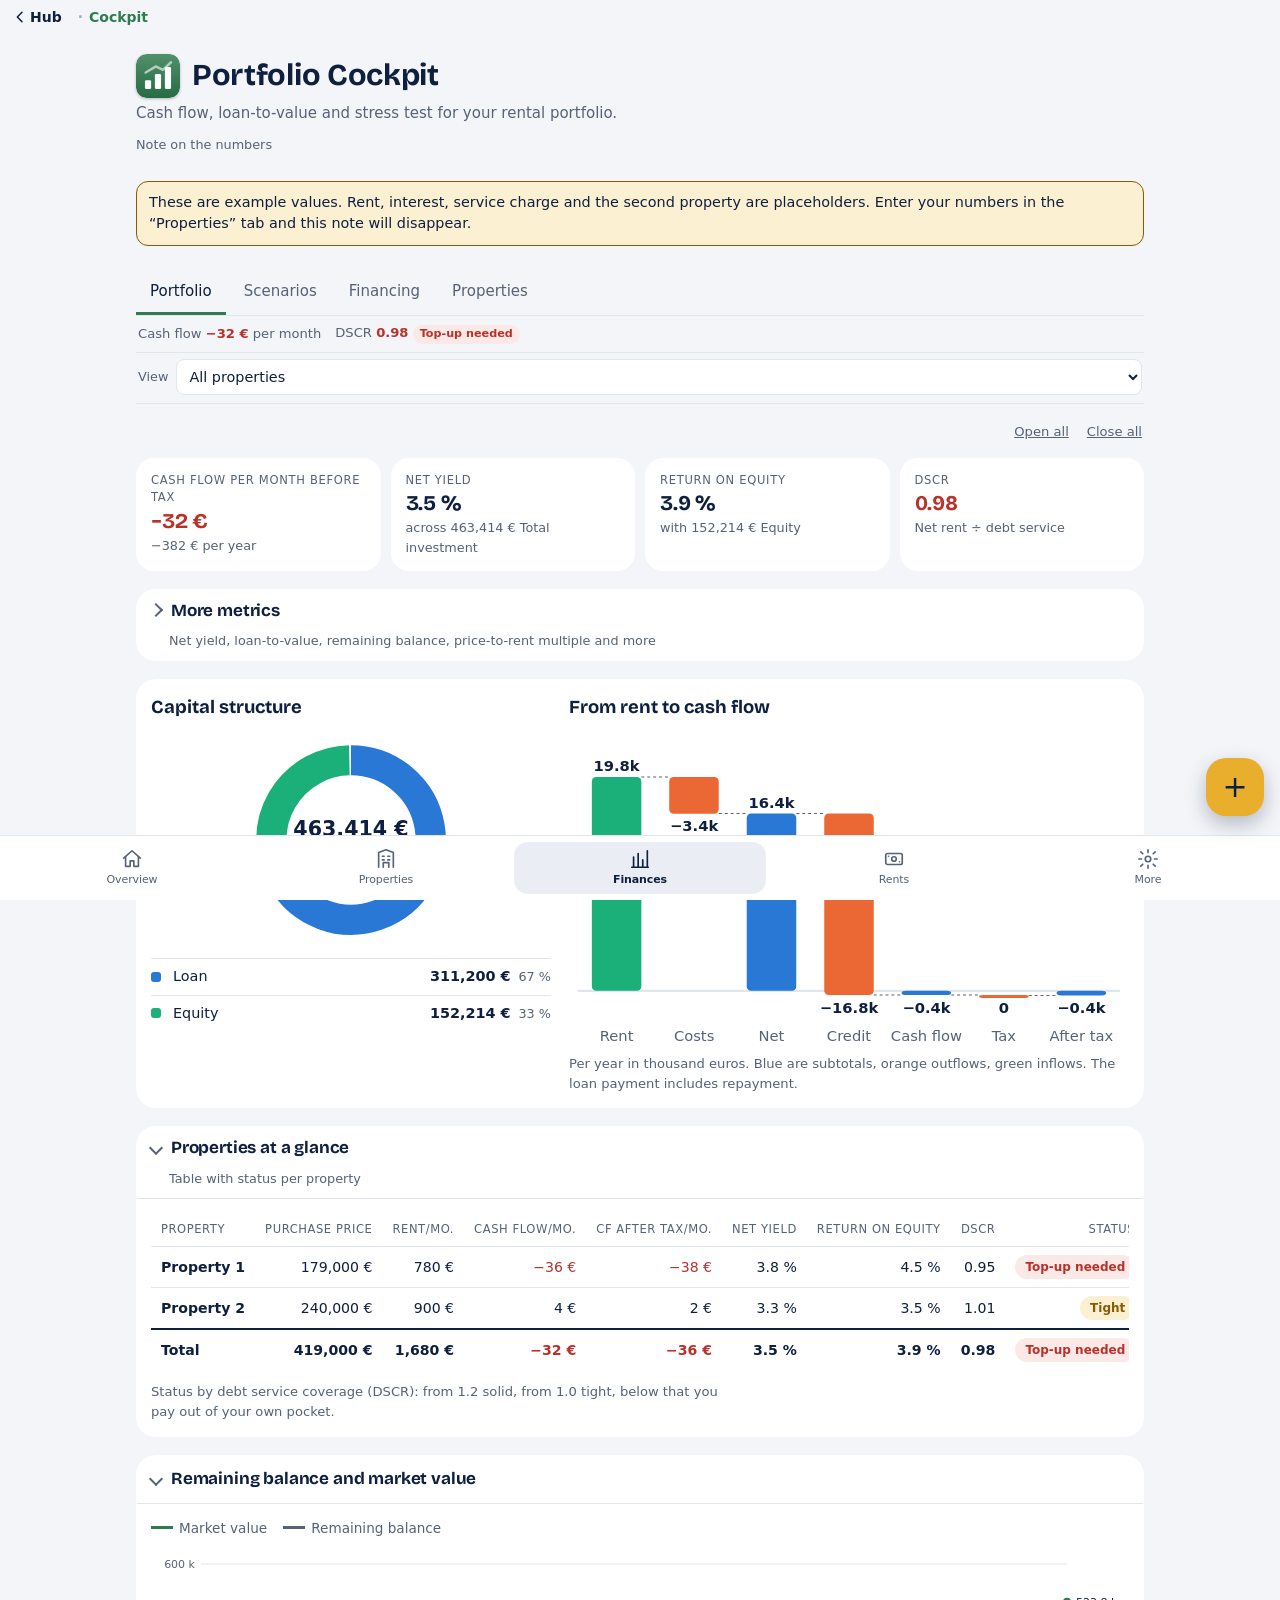
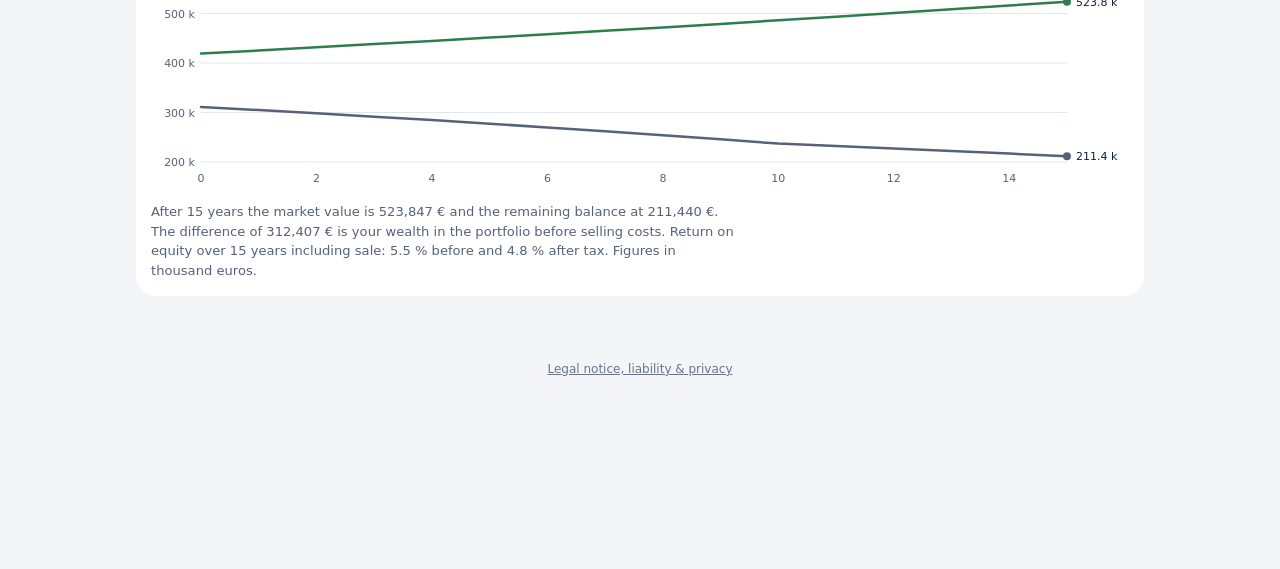
<file: bestands-cockpit/index.html>
<!doctype html>
<html lang="de">
<head>
<meta charset="utf-8">
<meta name="viewport" content="width=device-width, initial-scale=1, viewport-fit=cover">
<meta name="apple-mobile-web-app-capable" content="yes">
<meta name="mobile-web-app-capable" content="yes">
<meta name="apple-mobile-web-app-title" content="Cockpit">
<meta name="apple-mobile-web-app-status-bar-style" content="default">
<meta name="theme-color" content="#F3F5F8" media="(prefers-color-scheme: light)">
<meta name="theme-color" content="#081225" media="(prefers-color-scheme: dark)">
<link rel="apple-touch-icon" href="apple-touch-icon.png">
<link rel="manifest" href="../manifest.webmanifest">
<link rel="icon" type="image/png" href="../shared/icons/icon-192.png">
<style>
@font-face{font-family:'IBM Plex Mono';src:url(fonts/plexmono-400.woff) format('woff');font-weight:400 500;font-style:normal;font-display:swap}
@font-face{font-family:'IBM Plex Mono';src:url(fonts/plexmono-600.woff) format('woff');font-weight:600 700;font-style:normal;font-display:swap}
@font-face{font-family:'Bricolage Grotesque';src:url(fonts/bricolage-700.woff) format('woff');font-weight:500 800;font-style:normal;font-display:swap}

:root{color-scheme:light;padding-top:env(safe-area-inset-top,0px);padding-bottom:env(safe-area-inset-bottom,0px)}
body{margin:0}img{max-width:100%}[hidden]:not([hidden=until-found i]){display:none!important}
/*VIZ*/
:root{--c1:#2a78d6;--c2:#eb6834;--c3:#1baf7a;--neutral:#8a857d}
@media (prefers-color-scheme: dark){:root:not([data-theme="light"]){--c1:#3987e5;--c2:#d95926;--c3:#199e70;--neutral:#8f8a82}}
:root[data-theme="dark"]{--c1:#3987e5;--c2:#d95926;--c3:#199e70;--neutral:#8f8a82}
.vz2{display:grid;grid-template-columns:1fr;gap:18px}
@media(min-width:760px){.vz2{grid-template-columns:1fr 1.4fr}}
.vz svg{display:block;width:100%;height:auto;overflow:visible}
.vz text{font-family:var(--font-body);fill:var(--muted);font-size:11px}
.vz .ink{fill:var(--ink)} .vz .nm{font-family:var(--font-num);font-variant-numeric:tabular-nums}
.dcmp{width:100%;min-width:0!important;table-layout:fixed}.dcmp th,.dcmp td{white-space:normal!important;font-size:12.5px;padding:7px 4px!important;text-align:right;vertical-align:top}.dcmp th:first-child,.dcmp td:first-child{width:40%;text-align:left}
.fvt th,.fvt td{font-size:11.5px!important;padding:6px 2px!important}.fvt th small{font-weight:400;color:var(--muted);text-transform:none;letter-spacing:0}.fvt .pill{white-space:nowrap;padding:2px 5px;font-size:.68rem}.fvt th:first-child,.fvt td:first-child{width:31%}
svg .t-ink{fill:var(--ink)}
.fvt tr.sec td{background:var(--surface2);font-size:11px!important;font-weight:600;color:var(--muted);text-transform:uppercase;letter-spacing:.05em;text-align:left!important;padding:6px 4px!important}
svg.chart .lnFV1,svg.chart .lnFV2,svg.chart .lnFV3{}
svg.chart .sFV1{stroke:var(--c1)}svg.chart .sFV2{stroke:var(--c2)}svg.chart .sFV3{stroke:var(--c3)}svg.chart .dotFV1{fill:var(--c1)}svg.chart .dotFV2{fill:var(--c2)}svg.chart .dotFV3{fill:var(--c3)}
.debtviz text{fill:var(--muted);font-family:var(--font-body)}
.vrow{display:grid;grid-template-columns:14px minmax(0,1fr) auto auto;gap:8px;align-items:center;padding:7px 0;border-top:1px solid var(--line);font-size:.9rem}
.vrow i{width:10px;height:10px;border-radius:3px;display:block}.vrow b{font-family:var(--font-num);font-weight:600}.vrow span.p{font-family:var(--font-num);color:var(--muted);font-size:.8rem}
/*ENDVIZ*/
.hubbox{background:var(--surface2,rgba(128,128,128,.08));border-radius:12px;padding:12px;margin:0 0 12px}.hubbox .btn{margin-top:4px}
</style>
<style>
/* Einklappbare Bereiche */
.panel,.kpi,details,.banner{border-radius:10px}
.tabs{position:sticky;top:0;z-index:5;background:var(--bg);padding-top:6px}
details.fold{padding:0;overflow:hidden}
details.fold>summary{list-style:none;display:flex;align-items:center;gap:10px;flex-wrap:wrap;cursor:pointer;min-height:48px;padding:10px 14px;margin:0!important;font-weight:500}
details.fold>summary::-webkit-details-marker{display:none}
details.fold>summary::before{content:'';flex:none;width:8px;height:8px;border-right:2px solid var(--muted);border-bottom:2px solid var(--muted);transform:rotate(-45deg);transition:transform .15s}
details.fold[open]>summary::before{transform:rotate(45deg)}
details.fold[open]>summary{border-bottom:1px solid var(--line)}
details.fold>summary h2{margin:0;font-size:1.05rem;flex:1 1 0;min-width:0}
details.fold>summary .fsum{flex:1 1 100%;order:3;margin-left:18px;font-size:.8rem;font-weight:400;color:var(--muted);font-variant-numeric:tabular-nums;overflow-wrap:anywhere}
details.fold>summary .pill{margin-left:auto}
details.fold>.fbody{padding:14px;display:flex;flex-direction:column;gap:12px;min-width:0}
details.fold.ocard>.fbody{gap:14px}
.grp{margin:2px 0 -4px;font-family:var(--font-body);font-size:.72rem;font-weight:600;letter-spacing:.07em;text-transform:uppercase;color:var(--muted)}
.foldbar{display:flex;justify-content:flex-end;gap:14px;margin:-6px 0 -8px}
.lbtn{background:none;border:0;padding:6px 2px;font:inherit;font-size:.82rem;color:var(--muted);text-decoration:underline;cursor:pointer;min-height:32px}
.debtviz svg,#fv-out>svg{max-width:640px;margin-inline:auto}

.tabs{position:static;padding-top:0}
.fld.req.miss input{border-color:var(--bad);background:var(--bad-bg)}
.reqm{color:var(--bad);font-weight:700}
.reqnote{margin:-2px 0 0;font-size:.75rem}
details.more{background:var(--surface-2);border:1px dashed var(--line);padding:0}
details.more>summary{display:flex;flex-direction:column;gap:2px;padding:10px 14px;margin:0!important;min-height:44px;font-weight:500}
details.more>summary .fsum{font-size:.78rem;font-weight:400;color:var(--muted);overflow-wrap:anywhere}
details.more[open]>summary{border-bottom:1px dashed var(--line)}
details.more>.fbody{padding:14px;display:flex;flex-direction:column;gap:12px}
.viewrow{display:flex;align-items:center;gap:8px;padding:6px 2px 8px;border-bottom:1px solid var(--line);font-size:.8rem;color:var(--muted)}
.viewrow select{flex:1;min-width:0;font:inherit;font-size:.9rem;color:var(--ink);background:var(--surface);border:1px solid var(--line);border-radius:8px;padding:6px 8px;min-height:36px}
.viewrow[hidden]{display:none}
.stick{position:sticky;top:0;z-index:6;background:var(--bg);padding-top:6px;margin:0 -2px;padding-inline:2px}
.strip{display:flex;flex-wrap:wrap;gap:4px 14px;align-items:center;padding:7px 2px 8px;font-size:.82rem;color:var(--muted);font-variant-numeric:tabular-nums;border-bottom:1px solid var(--line)}
.strip b{font-family:var(--font-num);font-weight:600;color:var(--ink)}
.strip b.neg{color:var(--bad)}
.strip .pill{font-size:.7rem;padding:1px 7px}
details.info{background:none;border:0;padding:0;margin-top:4px}
details.info summary{font-size:.8rem;color:var(--muted);font-weight:400;cursor:pointer;min-height:28px;display:inline-block}
details.info[open] summary{margin-bottom:2px}
details.info p{font-size:.85rem;color:var(--muted);margin:0;max-width:62ch}
#fv-out>.fvshort{margin:12px 0 4px}
@media (prefers-reduced-motion: reduce){details.fold>summary::before{transition:none}}
</style>
<title>Bestands-Cockpit</title>
<style>
/* Layout: Arbeitswerkzeug mit Kopfzeile und drei Tabs (Portfolio, Szenarien, Objekte). Oben Kennzahlen, darunter Tabelle und je ein Diagramm. */
:root {
  --bg: #F2F5F6;
  --surface: #FFFFFF;
  --surface-2: #E9EEF0;
  --ink: #14212B;
  --muted: #586873;
  --line: #D5DEE2;
  --accent: #2E7D4F;
  --accent-ink: #FFFFFF;
  --good: #1E7D4F;
  --warn: #8F5B00;
  --bad: #B3362B;
  --good-bg: #E0F2E9;
  --warn-bg: #FBEFD5;
  --bad-bg: #F8E1DE;
  --font-display: 'Bricolage Grotesque', 'Segoe UI', system-ui, sans-serif;
  --font-body: -apple-system,BlinkMacSystemFont,'Segoe UI',Roboto,system-ui,sans-serif;
  --font-num: 'IBM Plex Mono', ui-monospace, Menlo, Consolas, monospace;
}
@media (prefers-color-scheme: dark) {
  :root:not([data-theme="light"]) {
    --bg: #0E1519; --surface: #162027; --surface-2: #1E2B33; --ink: #E5ECF0; --muted: #97A8B3; --line: #2B3A44;
    --accent: #6FCB8E; --accent-ink: #0E1519; --good: #5CC38E; --warn: #E2A93B; --bad: #F07F72;
    --good-bg: #17342A; --warn-bg: #3A2D12; --bad-bg: #3F1D1A;
    color-scheme: dark;
  }
}
:root[data-theme="dark"] {
  --bg: #0E1519; --surface: #162027; --surface-2: #1E2B33; --ink: #E5ECF0; --muted: #97A8B3; --line: #2B3A44;
  --accent: #6FCB8E; --accent-ink: #0E1519; --good: #5CC38E; --warn: #E2A93B; --bad: #F07F72;
  --good-bg: #17342A; --warn-bg: #3A2D12; --bad-bg: #3F1D1A;
  color-scheme: dark;
}
body { background: var(--bg); color: var(--ink); font-family: var(--font-body); font-size: 15px; line-height: 1.5; }
* { box-sizing: border-box; }
.wrap { max-width: 1040px; margin: 0 auto; padding-inline: 16px; padding-block: 20px 40px; display: flex; flex-direction: column; gap: 18px; }
header { display: flex; flex-direction: column; gap: 4px; }
h1 { font-family: var(--font-display); font-weight: 700; font-size: 1.9rem; line-height: 1.1; margin: 0; letter-spacing: -0.01em; text-wrap: balance; }
h2 { font-family: var(--font-display); font-weight: 600; font-size: 1.15rem; margin: 0; text-wrap: balance; }
.sub { color: var(--muted); margin: 0; max-width: 62ch; }
.banner { background: var(--warn-bg); color: var(--ink); border: 1px solid var(--warn); border-radius: 12px; padding: 10px 12px; font-size: 0.9rem; }
.tabs { display: flex; gap: 4px; border-bottom: 1px solid var(--line); overflow-x: auto; }
.tab { font: inherit; font-weight: 500; background: none; border: 0; border-bottom: 3px solid transparent; color: var(--muted); padding: 10px 14px; cursor: pointer; white-space: nowrap; }
.tab[aria-selected="true"] { color: var(--ink); border-bottom-color: var(--accent); }
.tab:hover { color: var(--ink); }
:focus-visible { outline: 2px solid var(--accent); outline-offset: 2px; }
section[role="tabpanel"] { display: flex; flex-direction: column; gap: 18px; }
.kpis { display: grid; grid-template-columns: repeat(auto-fit, minmax(150px, 1fr)); gap: 10px; }
.kpi { background: var(--surface); border: 1px solid var(--line); border-radius: 12px; padding: 12px; display: flex; flex-direction: column; gap: 2px; min-width: 0; }
.kpi .l { font-size: 0.72rem; text-transform: uppercase; letter-spacing: 0.06em; color: var(--muted); }
.kpi .v { font-family: var(--font-num); font-size: 1.3rem; font-weight: 500; font-variant-numeric: tabular-nums; overflow-wrap: anywhere; }
.kpi .s { font-size: 0.8rem; color: var(--muted); font-variant-numeric: tabular-nums; }
.v.neg { color: var(--bad); }
.panel { background: var(--surface); border: 1px solid var(--line); border-radius: 14px; padding: 14px; display: flex; flex-direction: column; gap: 12px; min-width: 0; }
.tscroll { overflow-x: auto; }
/* Breite Tabellen: Objektspalte bleibt beim Wischen stehen */
#tbl-portfolio th:first-child, #tbl-portfolio td:first-child, #tbl-szen th:first-child, #tbl-szen td:first-child, #tbl-bind th:first-child, #tbl-bind td:first-child { position: sticky; left: 0; z-index: 1; background: var(--surface); max-width: 110px; overflow: hidden; text-overflow: ellipsis; box-shadow: 1px 0 0 var(--line); }
table { border-collapse: collapse; width: 100%; min-width: 680px; font-variant-numeric: tabular-nums; }
th, td { padding: 8px 10px; text-align: right; border-bottom: 1px solid var(--line); white-space: nowrap; }
th { font-size: 0.72rem; text-transform: uppercase; letter-spacing: 0.05em; color: var(--muted); font-weight: 500; }
th:first-child, td:first-child { text-align: left; }
td { font-family: var(--font-num); font-size: 0.88rem; }
td:first-child { font-family: var(--font-body); font-weight: 600; }
tr.total td { border-top: 2px solid var(--ink); border-bottom: 0; font-weight: 600; }
td.neg { color: var(--bad); }
.pill { display: inline-block; font-family: var(--font-body); font-size: 0.75rem; font-weight: 600; padding: 3px 10px; border-radius: 999px; }
.pill.good { background: var(--good-bg); color: var(--good); }
.pill.warn { background: var(--warn-bg); color: var(--warn); }
.pill.bad { background: var(--bad-bg); color: var(--bad); }
.legend { display: flex; flex-wrap: wrap; gap: 6px 16px; font-size: 0.85rem; color: var(--muted); }
.legend span { display: inline-flex; align-items: center; gap: 6px; }
.sw { width: 22px; height: 0; border-top: 3px solid var(--accent); }
.sw.dash { border-top-style: dashed; border-top-color: var(--bad); }
.sw.mut { border-top-color: var(--muted); }
svg.chart { display: block; width: 100%; height: auto; }
svg.chart text { font-family: var(--font-num); font-size: 11px; fill: var(--muted); }
svg.chart .grid { stroke: var(--line); stroke-width: 1; }
svg.chart .zero { stroke: var(--ink); stroke-width: 1.5; }
svg.chart .ln { fill: none; stroke-width: 2.5; stroke-linejoin: round; stroke-linecap: round; }
svg.chart .s0 { stroke: var(--accent); }
svg.chart .s1 { stroke: var(--bad); stroke-dasharray: 7 5; }
svg.chart .s2 { stroke: var(--muted); }
svg.chart .dot0 { fill: var(--accent); }
svg.chart .dot1 { fill: var(--bad); }
svg.chart .dot2 { fill: var(--muted); }
svg.chart text.endlab { fill: var(--ink); font-weight: 500; }
.note { font-size: 0.82rem; color: var(--muted); margin: 0; max-width: 70ch; }
.controls { display: grid; grid-template-columns: repeat(auto-fit, minmax(230px, 1fr)); gap: 14px 22px; }
.ctl { display: flex; flex-direction: column; gap: 4px; min-width: 0; }
.ctl .row { display: flex; justify-content: space-between; gap: 8px; font-size: 0.88rem; }
.ctl .row b { font-family: var(--font-num); font-weight: 500; font-variant-numeric: tabular-nums; }
input[type="range"] { width: 100%; accent-color: var(--accent); }
.presets { display: flex; flex-wrap: wrap; gap: 8px; }
button.btn { font: inherit; font-size: 0.88rem; font-weight: 500; background: var(--surface-2); color: var(--ink); border: 1px solid var(--line); border-radius: 10px; padding: 7px 12px; min-height: 42px; cursor: pointer; }
button.btn:hover { border-color: var(--accent); }
button.btn.primary { background: var(--accent); color: var(--accent-ink); border-color: var(--accent); }
button.btn:disabled { opacity: 0.45; cursor: not-allowed; }
.cards { display: flex; flex-direction: column; gap: 14px; }
.ocard { background: var(--surface); border: 1px solid var(--line); border-radius: 14px; padding: 14px; display: flex; flex-direction: column; gap: 12px; }
.ocard .top { display: flex; justify-content: space-between; align-items: center; gap: 10px; flex-wrap: wrap; }
.fields { display: grid; grid-template-columns: repeat(auto-fill, minmax(150px, 1fr)); gap: 10px 12px; }
.fld { display: flex; flex-direction: column; gap: 3px; font-size: 0.78rem; color: var(--muted); min-width: 0; }
.fld input, textarea { font: inherit; font-family: var(--font-num); font-size: 0.92rem; color: var(--ink); background: var(--bg); border: 1px solid var(--line); border-radius: 8px; padding: 6px 8px; width: 100%; min-width: 0; }
.fld input[type="text"] { font-family: var(--font-body); font-weight: 600; }
.fld input:focus, textarea:focus { border-color: var(--accent); }
.derived { font-size: 0.82rem; color: var(--muted); font-variant-numeric: tabular-nums; }
details { background: var(--surface); border: 1px solid var(--line); border-radius: 14px; padding: 10px 14px; }
summary { cursor: pointer; font-weight: 500; }
details[open] summary { margin-bottom: 10px; }
details p { margin: 0 0 8px; }
textarea { min-height: 110px; resize: vertical; }
.empty { color: var(--muted); padding: 20px 0; }
@media (prefers-reduced-motion: no-preference) { .tab { transition: color 0.15s; } }
.kpi .l { overflow-wrap: anywhere; }
.fhead { display: flex; justify-content: space-between; align-items: center; gap: 10px; flex-wrap: wrap; }
.kpi .s .pill { margin-left: 4px; }
details.plan { margin-top: 4px; }
td.sub, th.sub { color: var(--muted); }
</style>

<link rel="stylesheet" href="../shared/ui.css">
<script>window.IMMO_I18N=1;</script>
<script src="../shared/i18n-en.js"></script>
<script src="../shared/core.js"></script>
</head>
<body>
<div class="wrap">
  <header>
    <h1 data-brand style="display:flex;align-items:center;gap:12px"><img src="data:image/svg+xml,%3Csvg xmlns=%22http://www.w3.org/2000/svg%22 width=%2264%22 height=%2264%22 viewBox=%220 0 64 64%22%3E%3Cdefs%3E%3ClinearGradient id=%22g%22 x1=%220%22 y1=%220%22 x2=%220%22 y2=%221%22%3E%3Cstop offset=%220%22 stop-color=%22%23fff%22 stop-opacity=%22.16%22/%3E%3Cstop offset=%221%22 stop-color=%22%23000%22 stop-opacity=%22.14%22/%3E%3C/linearGradient%3E%3C/defs%3E%3Crect width=%2264%22 height=%2264%22 rx=%2215%22 fill=%22%232E7D4F%22/%3E%3Crect width=%2264%22 height=%2264%22 rx=%2215%22 fill=%22url%28%23g%29%22/%3E%3Crect x=%2213%22 y=%2238%22 width=%229%22 height=%2213%22 rx=%222%22 fill=%22%23fff%22/%3E%3Crect x=%2227.5%22 y=%2229%22 width=%229%22 height=%2222%22 rx=%222%22 fill=%22%23fff%22/%3E%3Crect x=%2242%22 y=%2219%22 width=%229%22 height=%2232%22 rx=%222%22 fill=%22%23fff%22/%3E%3Cpath d=%22M14 27l15-9 10 5 12-11%22 fill=%22none%22 stroke=%22%23fff%22 stroke-opacity=%22.6%22 stroke-width=%223.5%22 stroke-linecap=%22round%22 stroke-linejoin=%22round%22/%3E%3C/svg%3E" width="44" height="44" alt="" style="border-radius:11px;flex:none;box-shadow:0 1px 3px rgba(0,0,0,.25)"><span>Bestands-Cockpit</span></h1>
    <p class="sub">Cashflow, Beleihung und Stresstest für dein Mietportfolio.</p>
    <details class="info"><summary>Hinweis zu den Zahlen</summary><p>Rendite und Cashflow gelten vor Steuern, die Steuerwirkung steht gesondert dabei. Alle Angaben sind Modellrechnungen auf Basis deiner Eingaben und der Annahmen unter Objekte.</p></details>
  </header>

  <div class="banner" id="banner" hidden>Das sind Beispielwerte. Miete, Zins, Hausgeld und das zweite Objekt sind Platzhalter. Trage deine Zahlen im Tab „Objekte“ ein, dann verschwindet dieser Hinweis.</div>

  <div class="stick">
  <div class="tabs" role="tablist" aria-label="Bereiche">
    <button class="tab" role="tab" id="t-portfolio" aria-controls="p-portfolio" aria-selected="true" data-tab="portfolio">Portfolio</button>
    <button class="tab" role="tab" id="t-szenarien" aria-controls="p-szenarien" aria-selected="false" data-tab="szenarien">Szenarien</button>
    <button class="tab" role="tab" id="t-finanzierung" aria-controls="p-finanzierung" aria-selected="false" data-tab="finanzierung">Finanzierung</button>
    <button class="tab" role="tab" id="t-objekte" aria-controls="p-objekte" aria-selected="false" data-tab="objekte">Objekte</button>
  </div>
    <div class="strip" id="strip" aria-label="Kurzüberblick"></div>
    <div class="viewrow" id="viewrow"><label for="viewSel">Ansicht</label><select id="viewSel" aria-label="Objekt für die Ansicht wählen"></select></div>
  </div>

  <section role="tabpanel" id="p-portfolio" aria-labelledby="t-portfolio">
    <div class="kpis" id="kpi-portfolio"></div>
    <div class="panel">
      <h2>Weitere Kennzahlen</h2>
      <div class="kpis" id="kpi-more"></div>
    </div>
    <div class="panel vz" id="viz-portfolio"></div>
    <div class="panel">
      <h2>Objekte im Überblick</h2>
      <div class="tscroll" id="tbl-portfolio"></div>
      <p class="note">Status nach Schuldendienstdeckung (DSCR): ab 1,2 solide, ab 1,0 knapp, darunter zahlst du aus eigener Tasche zu.</p>
    </div>
    <div class="panel">
      <h2>Restschuld und Marktwert</h2>
      <div class="legend"><span><i class="sw"></i>Marktwert</span><span><i class="sw mut"></i>Restschuld</span></div>
      <svg class="chart" id="ch-wealth" role="img" aria-label="Verlauf von Marktwert und Restschuld des Portfolios"></svg>
      <p class="note" id="wealth-note"></p>
    </div>
  </section>

  <section role="tabpanel" id="p-szenarien" aria-labelledby="t-szenarien" hidden>
    <div class="panel">
      <h2>Stress einstellen</h2>
      <div class="presets" id="presets"></div>
      <div class="controls" id="controls"></div>
    </div>
    <div class="kpis" id="kpi-szen"></div>
    <div class="panel">
      <h2>Jährlicher Cashflow des Portfolios</h2>
      <div class="legend"><span><i class="sw"></i>Basis</span><span><i class="sw dash"></i>Szenario</span></div>
      <svg class="chart" id="ch-cf" role="img" aria-label="Jährlicher Cashflow im Basisfall und im Szenario"></svg>
      <p class="note">Angaben in Tausend Euro pro Jahr nach Schuldendienst und Sanierungskosten.</p>
    </div>
    <div class="panel">
      <h2>Belastbarkeit je Objekt</h2>
      <div class="tscroll" id="tbl-szen"></div>
      <p class="note" id="szen-note"></p>
    </div>
  </section>

  <section role="tabpanel" id="p-finanzierung" aria-labelledby="t-finanzierung" hidden>
    <div class="kpis" id="kpi-fin"></div>
    <div class="panel">
      <h2>Zinsbindung und Anschlussfinanzierung</h2>
      <div class="tscroll" id="tbl-bind"></div>
      <p class="note" id="bind-note"></p>
    </div>
    <div class="cards" id="cards-fin"></div>
    <div class="panel" id="fv-panel">
      <h2>Finanzierungsvergleich</h2>
      <p class="note">Stelle bis zu drei Angebote für dasselbe Objekt nebeneinander. Ein Angebot mit Darlehen 0 wird ignoriert.</p>
      <div id="fv-in"></div>
      <div id="fv-out"></div>
    </div>
    <details>
      <summary>Was die Rechnung nicht abbildet</summary>
      <p class="note">Vorfälligkeitsentschädigung, wenn du ein Darlehen vor Ende der Zinsbindung ablöst oder das Objekt verkaufst.</p>
      <p class="note">Spekulationssteuer bei einem Verkauf innerhalb von 10 Jahren nach dem Kauf. Beim Verkauf im Exit-Jahr ist keine Steuer angesetzt.</p>
      <p class="note">Steuerliche Behandlung größerer Sanierungen (Erhaltungsaufwand, anschaffungsnaher Aufwand, Verteilung über mehrere Jahre) und einer Einbauküche. Die Sanierung aus dem Szenario wirkt nur auf den Cashflow, nicht auf die Steuer.</p>
      <p class="note">Verlustverrechnung: Ist das steuerliche Ergebnis negativ, rechnet das Cockpit mit einer Erstattung zum Grenzsteuersatz. Das setzt anderes Einkommen in passender Höhe voraus.</p>
      <p class="note">Grenzen bei Mieterhöhungen (Kappungsgrenze, Mietpreisbremse, Indexmiete). Das Mietwachstum ist eine pauschale Annahme.</p>
      <p class="note">Sonderumlagen der WEG, Beitragserhöhungen beim Hausgeld und die tatsächliche Höhe der Instandhaltungsrücklage.</p>
      <p class="note">Zinsabsicherung für die Anschlussfinanzierung (Forward-Darlehen), Bereitstellungszinsen und Bearbeitungsgebühren.</p>
    </details>
  </section>

  <section role="tabpanel" id="p-objekte" aria-labelledby="t-objekte" hidden>
    <div class="cards" id="cards"></div>
    <div style="display:flex;gap:8px;flex-wrap:wrap"><button class="btn primary" id="add">Objekt hinzufügen</button><button class="btn" id="icsBtn" type="button">Zinsbindungen in den Kalender (.ics)</button></div>
    <p class="note" id="icsMsg" aria-live="polite"></p>
    <div class="panel">
      <h2>Annahmen für alle Objekte</h2>
      <div class="fields" id="assume"></div>
    </div>
    <div class="panel" id="imp-panel">
      <h2>Aus anderen Apps übernehmen</h2>
    <details id="renBox" style="border:1px solid rgba(128,128,128,.45);border-radius:12px;padding:10px 14px;margin:0 0 14px">
<summary style="cursor:pointer;font-weight:600;min-height:28px">Renovierungskosten aus der Renovierungs-App übernehmen</summary>
<p style="margin:8px 0;font-size:13px;opacity:.8">Du kannst die Kosten auch direkt am Objekt von Hand eintragen. Hier holst du sie aus einem Projekt der Renovierungs-App. Übernommen werden die Kosten nach Förderung und die Mehrmiete aus Umlage oder Neuvermietung.</p>
<div id="renLocal"></div>
<label style="display:block;font-size:13px;margin-top:8px">Oder Übergabecode einfügen</label>
<textarea id="renText" aria-label="Übergabecode Renovierung" placeholder="RENOVIERUNG:..." style="width:100%;min-height:60px;font:inherit;font-size:16px;color:inherit;background:rgba(128,128,128,.1);border:1px solid rgba(128,128,128,.4);border-radius:8px;padding:8px"></textarea>
<label style="display:block;font-size:13px;margin-top:8px">Für dieses Objekt</label>
<select id="renObj" aria-label="Objekt wählen" style="width:100%;min-height:42px;font:inherit;font-size:16px;color:inherit;background:rgba(128,128,128,.1);border:1px solid rgba(128,128,128,.4);border-radius:8px;padding:0 8px"></select>
<button id="renBtn" type="button" style="margin-top:8px;min-height:42px;padding:0 16px;font:inherit;font-weight:600;border:1px solid currentColor;border-radius:10px;background:transparent;color:inherit">Übernehmen</button>
<div id="renMsg" role="status" style="margin-top:8px;font-size:13px"></div>
</details>
    <details id="impBox" style="border:1px solid rgba(128,128,128,.45);border-radius:12px;padding:10px 14px;margin:0 0 14px">
<summary style="cursor:pointer;font-weight:600;min-height:28px">Aus Besichtigung übernehmen</summary>
<p style="margin:8px 0;font-size:13px;opacity:.8">Füge den Übergabecode aus der Besichtigungs-App ein. Wenn du über den Link aus der Besichtigung kommst, sind die Werte schon eingetragen.</p>
<textarea id="impText" aria-label="Übergabecode" style="width:100%;min-height:70px;font:inherit;font-size:16px;color:inherit;background:rgba(128,128,128,.1);border:1px solid rgba(128,128,128,.4);border-radius:8px;padding:8px" placeholder="BESICHTIGUNG:..."></textarea>
<button id="impBtn" type="button" style="margin-top:8px;min-height:42px;padding:0 16px;font:inherit;font-weight:600;border:1px solid currentColor;border-radius:10px;background:transparent;color:inherit">Übernehmen</button>
<div id="impMsg" role="status" style="margin-top:8px;font-size:13px"></div>
</details>

    </div>
    <details>
      <summary>Daten sichern und wiederherstellen</summary>
      <p class="note">Deine Eingaben liegen nur in diesem Browser. Kopiere den Text und bewahre ihn irgendwo auf, um ihn später hier wieder einzufügen.</p>
      <textarea id="backup" aria-label="Sicherung als Text"></textarea>
      <div class="presets" style="margin-top:8px">
        <button class="btn" id="b-copy">Kopieren</button>
        <button class="btn" id="b-load">Eingefügten Text laden</button>
        <button class="btn" id="b-reset">Auf Beispielwerte zurücksetzen</button>
      </div>
      <p class="note" id="b-msg" aria-live="polite"></p>
    </details>
    <details>
      <summary>So wird gerechnet</summary>
      <p class="note">Gesamtinvestition = Kaufpreis plus Kaufnebenkosten. Eigenkapital = Gesamtinvestition minus Darlehen. Der Schuldendienst läuft monatlich: Rate = Darlehen × (Sollzins + Anfangstilgung) ÷ 12. Nach Ende der Zinsbindung gilt der Anschlusszins (Sollzins plus Zinsanstieg im Szenario) und die Anschlusstilgung aus den Annahmen, bezogen auf die dann offene Restschuld.</p>
      <p class="note">Cashflow = Kaltmiete inklusive Garage und Stellplatz nach Leerstand minus nicht umlagefähige Kosten und Instandhaltung minus Schuldendienst minus Sanierung. Nettorendite = Nettomiete nach Kosten ÷ Gesamtinvestition. Eigenkapitalrendite = (Cashflow + Tilgung im ersten Jahr) ÷ Eigenkapital. DSCR = Nettomiete ÷ Schuldendienst. Die interne Verzinsung (IRR) rechnet Eigenkapital, jährliche Cashflows und den Verkaufserlös nach Restschuld und Verkaufskosten im Exit-Jahr.</p>
      <p class="note">Sondertilgung läuft am Jahresende und mindert die Restschuld. Sie zählt nicht zum Cashflow, wohl aber zur Verzinsung des Eigenkapitals. Die AfA ergibt sich aus Kaufpreis plus Nebenkosten mal Gebäudeanteil mal AfA-Satz. Steuer = (Kaltmiete nach Leerstand − nicht umlagefähige Kosten − Zinsen − AfA) × Grenzsteuersatz. Die Instandhaltungsrücklage ist nicht abzugsfähig.</p>
      <p class="note">Renovierung und Sanierung: Fällt sie beim Kauf an (Jahr 0), erhöht sie die Gesamtinvestition und das Eigenkapital, das Darlehen bleibt gleich. Fällt sie später an, mindert sie den Cashflow in diesem Jahr. Die Mehrmiete zählt ab dem Jahr danach. Steuerlich wird die Renovierung hier nicht berücksichtigt, und eine Wertsteigerung ist nicht eingerechnet.</p>
      <p class="note">Das ist eine Modellrechnung und ersetzt keine Steuer- oder Anlageberatung.</p>
    </details>
  </section>
</div>

<script>
/*ENGINE*/
/* Monat als „MM/JJJJ“ bzw. „MM/YYYY“ */
function fmtYmC(ym) { return ym ? ym.slice(5, 7) + '/' + ym.slice(0, 4) : ''; }
function rentOf(o) { return (o.rent || 0) + (o.garage || 0); }
function invOf(o) { return o.price * (1 + o.nk / 100) + (Math.round(o.renoYear || 0) <= 0 ? (o.reno || 0) : 0); }
/* Darlehen heute: Restschuld laut gemeinsamer Rechnung (erste Rate, Bankwert, Anschlüsse), sonst das Darlehen. */
function debtNow(o) { var cb = (o.loan > 0 || o.rest > 0) ? ImmoCore.currentBalance(o) : null; return cb ? cb.now : (o.loan || 0); }
/* Monate seit der ersten Rate bzw. dem Bankstichtag; 0 bei neuen Darlehen ohne Datum. */
function monthsRun(o) { var cb = (o.loan > 0 || o.rest > 0) ? ImmoCore.currentBalance(o) : null; return cb && (cb.mode === 'rate1' || cb.mode === 'bankD') ? cb.paid : 0; }
/* Darlehensteil aus der gemeinsamen Projektion (ImmoCore.project), Jahr für Jahr ab heute. */
function loanYears(o, A, S, years, fresh) {
  var P = ImmoCore.project(o, { months: years * 12, dZins: S.dZins, anTilg: A.anTilg, sonder: o.sonder || 0, fresh: !!fresh });
  var out = [];
  for (var y = 0; y < years; y++) {
    var it = 0, pr = 0, sp = 0, bal = P.bal0, z = 0;
    for (var m = y * 12; m < y * 12 + 12; m++) { var r = P.rows[m]; if (!r) continue; it += r.it; pr += r.pr; sp += r.sp; bal = r.bal; z = r.z; }
    if (!P.rows[y * 12] && y > 0) bal = out[y - 1].bal;
    out.push({ int: it, pr: pr, sp: sp, bal: P.rows.length ? bal : 0, rate: z });
  }
  return { years: out, P: P };
}
function simObj(o, A, S, years, fresh) {
  var g = A.rentG / 100, cg = A.costG / 100, vg = A.valueG / 100, tx = (A.grenz || 0) / 100, out = [];
  var L = loanYears(o, A, S, years, fresh);
  var run = fresh ? 0 : monthsRun(o);
  var afaBasis = o.price * (1 + o.nk / 100) * ((o.geb === undefined ? 80 : o.geb) / 100);
  var afaMax = afaBasis * ((o.afa === undefined ? 2 : o.afa) / 100);
  /* Bei Bestandsobjekten ist ein Teil der AfA schon verbraucht (Jahre seit der ersten Rate). */
  var afaCum = Math.min(afaBasis, afaMax * Math.floor(run / 12));
  var dD = disOf(o), dFix = Math.max(0, Math.round(o.fix || 0)), disY0 = Math.floor(run / 12);
  for (var y = 1; y <= years; y++) {
    var ly = L.years[y - 1];
    var vac = Math.min(100, Math.max(0, o.vac + S.xVac));
    var inte = ly.int, pr = ly.pr, sp = ly.sp, bal = ly.bal;
    var rent = (rentOf(o) + (y > Math.max(0, Math.round(o.renoYear || 0)) ? (o.renoRent || 0) : 0)) * 12 * Math.pow(1 + g, y - 1) * (1 - vac / 100);
    var nonRecY = o.nonRec * 12 * Math.pow(1 + cg, y - 1);
    var opex = nonRecY + o.maint * o.area * Math.pow(1 + cg, y - 1);
    var capex = (y === S.capexYear ? S.capex * o.area : 0) + (y === Math.round(o.renoYear || 0) && y >= 1 ? (o.reno || 0) : 0);
    var ds = inte + pr;
    var afa = Math.min(afaMax, Math.max(0, afaBasis - afaCum)); afaCum += afa;
    /* Disagio: sofort nur bei marktüblicher Höhe (höchstens 5 %, Bindung mindestens 5 Jahre), sonst verteilt; bereits vergangene Jahre zählen nicht mehr. */
    var yAbs = disY0 + y;
    var disDed = dD <= 0 ? 0 : (dFix >= 5 && !((o.dis || 0) > 5) ? (yAbs === 1 ? dD : 0) : (yAbs <= Math.max(1, dFix) ? dD / Math.max(1, dFix) : 0));
    var tax = (rent - nonRecY - inte - afa - disDed) * tx;
    var cf = rent - opex - ds - capex;
    out.push({ y: y, rent: rent, opex: opex, int: inte, pr: pr, sp: sp, ds: ds, capex: capex, cf: cf, afa: afa, disDed: disDed, tax: tax, cfAfter: cf - tax, bal: bal, value: o.price * Math.pow(1 + vg, y), rate: ly.rate });
  }
  out.P = L.P;
  return out;
}
/* Felder eines bestehenden Darlehens; für Angebote und Vergleiche leeren, damit sie als neue Darlehen rechnen. */
var FRESH = { rest: 0, restDate: '', ratebk: 0, rate1: '', fin2: [], fixEnd: '' };
function disOf(o) { return Math.max(0, o.loan * Math.min(20, o.dis || 0) / 100); }
/* Gebundenes Eigenkapital heute: Gesamtinvestition minus Restschuld heute (bei neuen Darlehen plus Disagio). */
function equityOf(o) { return Math.max(0, invOf(o) - debtNow(o) + (monthsRun(o) >= 12 ? 0 : disOf(o))); }
/* Effektiver Jahreszins über die Zinsbindung eines neuen Darlehens (Auszahlung = Darlehen minus Disagio). */
function effRate(o) {
  var fixM = Math.round((+o.fix || 0) * 12);
  if (!(o.loan > 0) || fixM < 12) return null;
  var P = ImmoCore.project(o, { fresh: true, months: fixM, sonder: o.sonder || 0 });
  if (P.rows.length < fixM) return null;
  var out = o.loan - disOf(o), pays = P.rows.map(function (r) { return r.it + r.pr + r.sp; }), last = P.rows[fixM - 1].bal, n = pays.length;
  var f = function (i) { var v = last / Math.pow(1 + i, n); for (var k = 0; k < n; k++) v += pays[k] / Math.pow(1 + i, k + 1); return v - out; };
  var lo = 0, hi = 0.05;
  if (f(lo) < 0) return null;
  while (f(hi) > 0 && hi < 1) hi *= 2;
  for (var j = 0; j < 60; j++) { var mid = (lo + hi) / 2; if (f(mid) > 0) lo = mid; else hi = mid; }
  return Math.pow(1 + (lo + hi) / 2, 12) - 1;
}
function irrOf(f) {
  var npv = function (r) { return f.reduce(function (s, c, t) { return s + c / Math.pow(1 + r, t); }, 0); };
  var lo = -0.9, hi = 1, a = npv(lo), b = npv(hi);
  if (a * b > 0) return null;
  for (var k = 0; k < 80; k++) {
    var m = (lo + hi) / 2, v = npv(m);
    if (a * v <= 0) { hi = m; b = v; } else { lo = m; a = v; }
  }
  return (lo + hi) / 2;
}
var S0 = { dZins: 0, xVac: 0, capex: 0, capexYear: 1, exitDisc: 0 };
function evaluate(objs, A, S) {
  var H = A.horizon, N = Math.max(H, 12);
  var per = objs.map(function (o) {
    var rows = simObj(o, A, S, N), eq = equityOf(o), rh = rows[H - 1];
    var exit = rh.value * (1 - S.exitDisc / 100) * (1 - A.sale / 100) - rh.bal;
    var flows = [-eq], flowsA = [-eq];
    for (var t = 0; t < H; t++) {
      var ex = t === H - 1 ? exit : 0;
      flows.push(rows[t].cf - rows[t].sp + ex);
      flowsA.push(rows[t].cfAfter - rows[t].sp + ex);
    }
    var cum = 0, minCum = 0, minCf = Infinity;
    for (var u = 0; u < H; u++) { cum += rows[u].cf; if (cum < minCum) minCum = cum; if (rows[u].cf < minCf) minCf = rows[u].cf; }
    return { o: o, rows: rows, eq: eq, exit: exit, irr: eq > 0 ? irrOf(flows) : null, irrAfter: eq > 0 ? irrOf(flowsA) : null, need: -minCum, minCf: minCf, cumTotal: cum };
  });
  var tot = [];
  for (var y = 0; y < N; y++) {
    var r = { y: y + 1, rent: 0, opex: 0, int: 0, pr: 0, sp: 0, ds: 0, capex: 0, cf: 0, afa: 0, tax: 0, cfAfter: 0, bal: 0, value: 0 };
    per.forEach(function (p) { for (var k in r) if (k !== 'y') r[k] += p.rows[y][k]; });
    tot.push(r);
  }
  var eqT = per.reduce(function (s, p) { return s + p.eq; }, 0);
  var exitT = per.reduce(function (s, p) { return s + p.exit; }, 0);
  var fl = [-eqT], flA = [-eqT], cum2 = 0, minCum2 = 0, minCf2 = Infinity;
  for (var t2 = 0; t2 < H; t2++) {
    var ex2 = t2 === H - 1 ? exitT : 0;
    fl.push(tot[t2].cf - tot[t2].sp + ex2);
    flA.push(tot[t2].cfAfter - tot[t2].sp + ex2);
    cum2 += tot[t2].cf; if (cum2 < minCum2) minCum2 = cum2; if (tot[t2].cf < minCf2) minCf2 = tot[t2].cf;
  }
  return { per: per, tot: tot, eq: eqT, exit: exitT, irr: eqT > 0 ? irrOf(fl) : null, irrAfter: eqT > 0 ? irrOf(flA) : null, need: -minCum2, minCf: minCf2, cumTotal: cum2 };
}
function breakEvenZins(o, A) {
  if (!(debtNow(o) > 0)) return { k: 'nodebt' };
  var P = ImmoCore.project(o, { months: A.horizon * 12, anTilg: A.anTilg });
  if (P.endM === null) return { k: 'none' };
  var F = Math.floor(P.endM / 12);
  if (F >= A.horizon) return { k: 'none' };
  var cfAt = function (d) {
    var S = { dZins: d, xVac: 0, capex: 0, capexYear: 1, exitDisc: 0 };
    var r = simObj(o, A, S, F + 1)[F];
    return r.rent - r.opex - r.ds;
  };
  var z0 = P.rows[Math.max(0, P.endM - 1)].z;
  if (cfAt(0) < 0) return { k: 'neg' };
  if (cfAt(15) > 0) return { k: 'gt', v: z0 + 15 };
  var lo = 0, hi = 15;
  for (var i = 0; i < 50; i++) { var m = (lo + hi) / 2; if (cfAt(m) > 0) lo = m; else hi = m; }
  return { k: 'v', v: z0 + lo };
}
/* Wert für den Beleihungsauslauf wie im Hub: Marktwert des verknüpften Hub-Objekts, sonst Kaufpreis */
function ltvBase(o) { try { if (o.hubId) { var m = ImmoCore.hubMasters().filter(function (x) { return x.id === o.hubId; })[0]; if (m && +m.mw > 0) return { v: +m.mw, mw: true }; } } catch (e) {} return { v: o.price || 0, mw: false }; }
function ltvNote(list) { var n = list.filter(function (o) { return ltvBase(o).mw; }).length; return 'Restschuld heute ÷ ' + (n === 0 ? 'Kaufpreis' : n === list.length ? 'Marktwert' : 'Marktwert, sonst Kaufpreis'); }
function finInfo(o, A, S) {
  var rows = simObj(o, A, S0, 50), P = rows.P, rowsS = simObj(o, A, S, 50);
  /* Ende der laufenden Zinsbindung, in ganzen Jahren ab heute (0 = unbekannt). */
  var fixM = P.fixM, fixY = fixM ? Math.min(50, Math.ceil(fixM / 12)) : 0;
  var r1 = rows[0], sumInt = 0;
  for (var i = 0; i < fixY; i++) sumInt += rows[i].int;
  var balFix = fixM ? (P.rows[fixM - 1] ? P.rows[fixM - 1].bal : 0) : debtNow(o);
  var cb = (o.loan > 0 || o.rest > 0) ? ImmoCore.currentBalance(o) : null;
  var rateM = cb ? cb.pay : 0;
  var payAfter0 = fixM && P.rows[fixM] ? P.rows[fixM].pay : 0;
  var payAfterS = fixM && rowsS.P.rows[fixM] ? rowsS.P.rows[fixM].pay : 0;
  var payoff = P.payoffM ? Math.ceil(P.payoffM / 12) : null;
  var fixEndYm = fixM ? P.rows[fixM] && P.rows[fixM].ym : null;
  var noi = r1.rent - r1.opex, inv = invOf(o), eq = equityOf(o), gross = rentOf(o) * 12, dn = debtNow(o);
  return {
    rows: rows, fixY: fixY, rateM: rateM, int1: r1.int, tilg1: r1.pr, sp1: r1.sp, sumInt: sumInt, balFix: balFix,
    payAfter0: payAfter0, payAfterS: payAfterS, payoff: payoff, fixEndYm: fixEndYm, zNow: cb ? cb.z : (o.zins || 0), eff: Math.pow(1 + (cb ? cb.z : o.zins) / 1200, 12) - 1,
    ltv: ltvBase(o).v > 0 ? dn / ltvBase(o).v : null, eq: eq, inv: inv, ekq: inv > 0 ? eq / inv : null, noi: noi,
    icr: r1.int > 0 ? noi / r1.int : null, dscr: r1.ds > 0 ? noi / r1.ds : null, dsq: r1.rent > 0 ? r1.ds / r1.rent : null,
    dy: dn > 0 ? noi / dn : null, be: gross > 0 ? (r1.opex + r1.ds) / gross : null,
    tax1: r1.tax, afa1: r1.afa, cfA: r1.cfAfter, dis: disOf(o), effD: effRate(o)
  };
}
/*END*/

(function () {
  var KEY = 'bestands-cockpit-v1';
  var FIELDS = [
    ['name', 'Bezeichnung', 'text'], ['price', 'Kaufpreis (€)', 1000], ['nk', 'Kaufnebenkosten (%)', 0.1], ['area', 'Wohnfläche (m²)', 1],
    ['loan', 'Darlehen (€)', 1000], ['zins', 'Sollzins (% p.a.)', 0.05], ['tilg', 'Anfangstilgung (% p.a.)', 0.1], ['fix', 'Zinsbindung (Jahre)', 1], ['rate1', 'Erste Rate an die Bank (Datum)', 'date'], ['ratebk', 'Rate laut Bank (€ pro Monat, optional)', 10], ['rest', 'Restschuld laut Bank (optional, überschreibt die Rechnung)', 1000], ['restDate', 'Restschuld Stand (Datum)', 'date'], ['dis', 'Disagio (% vom Darlehen)', 0.1],
    ['rent', 'Kaltmiete Wohnung (€/Monat)', 10], ['garage', 'Garage und Stellplatz (€/Monat)', 5], ['nonRec', 'Nicht umlagefähig (€/Monat)', 5], ['maint', 'Instandhaltung (€/m² und Jahr)', 1], ['vac', 'Leerstand (% der Miete)', 0.5],
    ['sonder', 'Sondertilgung (€ pro Jahr)', 100], ['geb', 'Gebäudeanteil am Kaufpreis (%)', 1], ['afa', 'AfA-Satz (%)', 0.1],
    ['fixEnd', 'Zinsbindung endet am (optional)', 'date'], ['reno', 'Renovierung und Sanierung (€)', 1000], ['renoYear', 'Renovierung im Jahr (0 = beim Kauf)', 1], ['renoRent', 'Mehrmiete danach (€/Monat)', 10]
  ];
  var ASSUME = [
    ['rentG', 'Mietwachstum (% p.a.)', 0.1], ['costG', 'Kostensteigerung (% p.a.)', 0.1], ['valueG', 'Wertentwicklung (% p.a.)', 0.1],
    ['anTilg', 'Anschlusstilgung (% p.a.)', 0.1], ['sale', 'Verkaufskosten (%)', 0.1], ['horizon', 'Betrachtung und Exit (Jahre)', 1], ['grenz', 'Persönlicher Grenzsteuersatz (%)', 0.5]
  ];
  var PRESETS = [
    ['Basis', { dZins: 0, xVac: 0, capex: 0, capexYear: 5, exitDisc: 0 }],
    ['Zinsschock', { dZins: 3, xVac: 0, capex: 0, capexYear: 5, exitDisc: 0 }],
    ['Mietausfall', { dZins: 0, xVac: 15, capex: 0, capexYear: 5, exitDisc: 0 }],
    ['Sanierung', { dZins: 0, xVac: 0, capex: 400, capexYear: 5, exitDisc: 0 }],
    ['Mittlerer Stress', { dZins: 2, xVac: 5, capex: 200, capexYear: 5, exitDisc: 5 }]
  ];
  var SLIDERS = [
    ['dZins', 'Zinsanstieg bei Anschlussfinanzierung', 0, 6, 0.25, function (v) { return '+' + nf(v, 2) + ' Prozentpunkte'; }],
    ['xVac', 'Zusätzlicher Leerstand', 0, 30, 1, function (v) { return '+' + nf(v, 0) + ' Prozentpunkte'; }],
    ['capex', 'Sanierung einmalig', 0, 1500, 50, function (v) { return nf(v, 0) + ' €/m²'; }],
    ['capexYear', 'Sanierung im Jahr', 1, 15, 1, function (v) { return 'Jahr ' + v; }],
    ['exitDisc', 'Abschlag auf den Verkaufspreis', 0, 30, 1, function (v) { return '−' + nf(v, 0) + ' %'; }]
  ];

  function defaults() {
    return {
      example: true,
      assume: { rentG: 1.5, costG: 2, valueG: 1.5, anTilg: 2, sale: 4, horizon: 15, grenz: 42 },
      scen: { dZins: 2, xVac: 5, capex: 200, capexYear: 5, exitDisc: 5 },
      nextId: 3,
      fv: null,
      objs: [
        { id: 1, name: 'Objekt 1', price: 179000, nk: 10.6, area: 62, loan: 143200, zins: 3.6, tilg: 2, fix: 10, rent: 780, nonRec: 70, maint: 12, vac: 2, sonder: 0, geb: 80, afa: 2 },
        { id: 2, name: 'Objekt 2', price: 240000, nk: 10.6, area: 70, loan: 168000, zins: 3.2, tilg: 2, fix: 10, rent: 900, nonRec: 80, maint: 12, vac: 2, sonder: 0, geb: 80, afa: 2 }
      ]
    };
  }
  var state = load() || defaults();
  if (!state.fv) state.fv = mkFv(state.objs[0]);
  var tab = 'portfolio';
  var $ = function (id) { return document.getElementById(id); };

  var nf = ImmoCore.nf;
  function eur(v) { return ImmoCore.eur(v, 0); }
  function pct(v, d) { return v === null || !isFinite(v) ? '–' : nf(v * 100, d === undefined ? 1 : d) + ' %'; }
  var esc = ImmoCore.esc;
  function neg(v) { return v < 0 ? ' neg' : ''; }

  function save() { try { localStorage.setItem(KEY, JSON.stringify(state)); } catch (e) {} pubCp(); }
  /* Kachel im Hub: Cashflow vor Steuern pro Monat und DSCR je verknüpftem Objekt */
  function pubCp() { try {
    var map = {}; if (!state.example) { var L = state.objs.filter(function (o) { return o.hubId; });
      if (L.length) evaluate(L, state.assume, S0).per.forEach(function (p) { var k = kpiOf(p), m = k.cf / 12;
        var o = p.o, r1 = p.rows[0], after = o.fix < p.rows.length ? p.rows[o.fix] : null, afterCf = after ? (after.rent - after.opex - after.ds) / 12 : null;
        var be = breakEvenZins(o, state.assume), beTxt = be.k === 'v' ? nf(be.v, 2) + ' %' : be.k === 'gt' ? 'über ' + nf(be.v, 0) + ' %' : be.k === 'neg' ? 'schon negativ' : be.k === 'nodebt' ? 'kein Darlehen' : 'nach Exit';
        var gross = rentOf(o) * 12, vacMax = gross > 0 ? 1 - (r1.opex + r1.ds) / gross : null;
        /* Szenario-Kennzahlen (Basisfall) für den Bereich Finanzierung im Hub */
        var x = { cf1: eur(r1.cf / 12), cf1n: r1.cf < 0, after: afterCf === null ? '–' : eur(afterCf), aftern: afterCf !== null && afterCf < 0, be: beTxt, vac: vacMax === null ? '–' : vacMax < 0 ? 'kein Puffer' : pct(vacMax, 0), need: eur(p.need), irr: pct(p.irr), stress: p.minCf >= 0 ? 'ok' : (p.minCf > -1800 ? 'mid' : 'bad'), h: state.assume.horizon };
        map[p.o.hubId] = { cfm: Math.round(m * 100) / 100, v: (m >= 0 ? '+' : '−') + eur(Math.abs(m)), s: 'Cashflow/Mon. vor Steuern' + (k.dscr !== null ? ' · DSCR ' + nf(k.dscr, 2) : ''), st: k.dscr === null ? 'ok' : (k.dscr >= 1.2 ? 'ok' : (k.dscr >= 1 ? 'mid' : 'bad')), x: x }; }); }
    ImmoCore.pubSum('cp', map); } catch (e) {} }
  function load() {
    try {
      var raw = localStorage.getItem(KEY);
      if (!raw) return null;
      return normalize(JSON.parse(raw));
    } catch (e) { return null; }
  }
  function mkFv(o) {
    var b = { effMode: 'calc', effMan: 0, loan: o.loan, dis: 0, zins: o.zins, tilg: o.tilg, fix: o.fix, sonder: o.sonder || 0 };
    return { obj: o.id, off: [
      Object.assign({ n: 'Bank A' }, b),
      Object.assign({ n: 'Bank B (Disagio)' }, b, { dis: 3, zins: Math.max(0, +(o.zins - 0.5).toFixed(2)) }),
      Object.assign({ n: 'Bank C (15 Jahre)' }, b, { zins: +(o.zins + 0.3).toFixed(2), fix: Math.max(o.fix + 5, 15) })] };
  }
  function normalize(s) {
    var d = defaults();
    if (!s || !Array.isArray(s.objs) || !s.objs.length) return null;
    s.assume = Object.assign({}, d.assume, s.assume);
    s.scen = Object.assign({}, d.scen, s.scen);
    s.objs = s.objs.map(function (o, i) {
      var r = Object.assign({}, d.objs[0], o);
      r.id = o.id || i + 1;
      FIELDS.forEach(function (f) { if (f[2] === 'date') r[f[0]] = /^\d{4}-\d{2}-\d{2}$/.test(r[f[0]] || '') ? r[f[0]] : ''; else if (f[2] !== 'text') r[f[0]] = Number(r[f[0]]) || 0; });
      return r;
    });
    s.nextId = Math.max.apply(null, s.objs.map(function (o) { return o.id; })) + 1;
    s.assume.horizon = Math.min(30, Math.max(5, Math.round(s.assume.horizon)));
    s.example = !!s.example;
    if (!s.fv || !Array.isArray(s.fv.off) || s.fv.off.length !== 3) s.fv = mkFv(s.objs[0]);
    s.fv.off = s.fv.off.map(function (x) { var r = { n: String(x.n || 'Angebot'), effMode: x.effMode === 'manual' ? 'manual' : 'calc' }; ['loan', 'dis', 'zins', 'tilg', 'fix', 'sonder', 'effMan'].forEach(function (k) { r[k] = Number(x[k]) || 0; }); return r; });
    if (!s.objs.some(function (o) { return o.id === s.fv.obj; })) s.fv.obj = s.objs[0].id;
    return s;
  }

  /* ---------- Diagramm ---------- */
  function niceStep(raw) {
    var p = Math.pow(10, Math.floor(Math.log10(raw))), f = raw / p;
    return (f <= 1 ? 1 : f <= 2 ? 2 : f <= 5 ? 5 : 10) * p;
  }
  function fmtK(v) { return nf(Math.round(v / 100) / 10, Math.abs(v) % 1000 === 0 ? 0 : 1) + ' k'; }
  function chart(el, series, x0, zero) {
    var W = Math.max(280, el.clientWidth || el.parentNode.clientWidth || 600), H = 240, pl = 50, pr = 62, pt = 14, pb = 28;
    var all = [].concat.apply([], series.map(function (s) { return s.v; }));
    var mn = Math.min.apply(null, all.concat(zero ? [0] : [])), mx = Math.max.apply(null, all.concat(zero ? [0] : []));
    if (mn === mx) mx = mn + 1;
    var step = niceStep((mx - mn) / 4);
    mn = Math.floor(mn / step) * step; mx = Math.ceil(mx / step) * step;
    var n = series[0].v.length;
    var X = function (i) { return pl + (W - pl - pr) * (n === 1 ? 0 : i / (n - 1)); };
    var Y = function (v) { return pt + (H - pt - pb) * (1 - (v - mn) / (mx - mn)); };
    var svg = '';
    for (var v = mn; v <= mx + step * 0.001; v += step) {
      svg += '<line class="grid" x1="' + pl + '" x2="' + (W - pr) + '" y1="' + Y(v).toFixed(1) + '" y2="' + Y(v).toFixed(1) + '"/>';
      svg += '<text x="' + (pl - 6) + '" y="' + (Y(v) + 4).toFixed(1) + '" text-anchor="end">' + fmtK(v) + '</text>';
    }
    if (mn < 0 && mx > 0) svg += '<line class="zero" x1="' + pl + '" x2="' + (W - pr) + '" y1="' + Y(0).toFixed(1) + '" y2="' + Y(0).toFixed(1) + '"/>';
    var k = Math.ceil(n / 8);
    for (var i = 0; i < n; i += k) svg += '<text x="' + X(i).toFixed(1) + '" y="' + (H - 8) + '" text-anchor="middle">' + (x0 + i) + '</text>';
    series.forEach(function (s, si) {
      var d = s.v.map(function (val, j) { return (j ? 'L' : 'M') + X(j).toFixed(1) + ' ' + Y(val).toFixed(1); }).join('');
      svg += '<path class="ln s' + s.c + '" d="' + d + '"/>';
    });
    series.forEach(function (s) {
      var last = s.v[n - 1];
      svg += '<circle class="dot' + s.c + '" cx="' + X(n - 1).toFixed(1) + '" cy="' + Y(last).toFixed(1) + '" r="4"/>';
    });
    // Endwerte nebeneinander lesbar halten
    var ends = series.map(function (s) { return { y: Y(s.v[n - 1]), v: s.v[n - 1] }; });
    var order = ends.map(function (e, i) { return i; }).sort(function (a, b) { return ends[a].y - ends[b].y; });
    for (var q = 1; q < order.length; q++) { if (ends[order[q]].y - ends[order[q - 1]].y < 13) ends[order[q]].y = ends[order[q - 1]].y + 13; }
    ends.forEach(function (e) { svg += '<text class="endlab" x="' + (X(n - 1) + 9).toFixed(1) + '" y="' + (e.y + 4).toFixed(1) + '">' + fmtK(e.v) + '</text>'; });
    el.setAttribute('viewBox', '0 0 ' + W + ' ' + H);
    el.innerHTML = svg;
    var cols = [].map.call(el.querySelectorAll('path.ln'), function (p) { return getComputedStyle(p).stroke; }), pts = [];
    for (var j = 0; j < n; j++) pts.push({ x: +X(j).toFixed(1), l: (x0 + j < 100 ? 'Jahr ' : '') + (x0 + j), r: series.map(function (s, si) { return [s.n || 'Wert', eur(s.v[j]), cols[si] || 'var(--accent)', +Y(s.v[j]).toFixed(1)]; }) });
    el.setAttribute('data-sc', JSON.stringify({ t: pt, b: H - pb, p: pts }));
  }

  /* ---------- Auswertung ---------- */
  function kpiOf(p) {
    var r = p.rows[0], o = p.o, inv = invOf(o), noi = r.rent - r.opex;
    return {
      noi: noi, cf: r.cf, cfAfter: r.cfAfter, tax: r.tax, ds: r.ds, inv: inv,
      net: inv > 0 ? noi / inv : null,
      ekr: p.eq > 0 ? (r.cf + r.pr) / p.eq : null,
      dscr: r.ds > 0 ? noi / r.ds : null
    };
  }
  function statusDscr(d) {
    if (d === null) return '<span class="pill good">Schuldenfrei</span>';
    if (d >= 1.2) return '<span class="pill good">Solide</span>';
    if (d >= 1.0) return '<span class="pill warn">Knapp</span>';
    return '<span class="pill bad">Zuschuss nötig</span>';
  }
  function statusStress(minCf) {
    if (minCf >= 0) return '<span class="pill good">Trägt sich</span>';
    if (minCf > -1800) return '<span class="pill warn">Kleiner Zuschuss</span>';
    return '<span class="pill bad">Zuschuss nötig</span>';
  }
  function kpi(l, v, s, isNeg) { return '<div class="kpi"><span class="l">' + l + '</span><span class="v' + (isNeg ? ' neg' : '') + '">' + v + '</span><span class="s">' + s + '</span></div>'; }


  function vizPortfolio(ev, ks, inv, loan) {
    var rent = ev.per.reduce(function (a, p) { return a + p.rows[0].rent; }, 0), opex = ev.per.reduce(function (a, p) { return a + p.rows[0].opex; }, 0);
    var noi = ks.reduce(function (a, k) { return a + k.noi; }, 0), ds = ks.reduce(function (a, k) { return a + k.ds; }, 0), cf = ks.reduce(function (a, k) { return a + k.cf; }, 0), tax = ks.reduce(function (a, k) { return a + k.tax; }, 0), cfA = ks.reduce(function (a, k) { return a + k.cfAfter; }, 0);
    var eq = Math.max(0, inv - loan), tot = loan + eq, svgD = '', C = [['Darlehen', loan, 'var(--c1)'], ['Eigenkapital', eq, 'var(--c3)']];
    var a0 = -Math.PI / 2;
    C.forEach(function (c) {
      var da = tot > 0 ? c[1] / tot * Math.PI * 2 : 0; if (da <= 0) return;
      var a1 = a0 + da - 0.02, x0 = 80 + 58 * Math.cos(a0), y0 = 80 + 58 * Math.sin(a0), x1 = 80 + 58 * Math.cos(Math.max(a0 + .01, a1)), y1 = 80 + 58 * Math.sin(Math.max(a0 + .01, a1));
      svgD += '<path d="M' + x0.toFixed(1) + ' ' + y0.toFixed(1) + 'A58 58 0 ' + (da > Math.PI ? 1 : 0) + ' 1 ' + x1.toFixed(1) + ' ' + y1.toFixed(1) + '" fill="none" stroke="' + c[2] + '" stroke-width="22"><title>' + c[0] + ': ' + eur(c[1]) + '</title></path>'; a0 += da;
    });
    var donut = '<div><h2>Kapitalstruktur</h2><svg viewBox="0 0 160 160" style="max-width:220px;margin:8px auto" role="img" aria-label="Gesamtinvestition ' + eur(tot) + ': Darlehen ' + nf(tot > 0 ? loan / tot * 100 : 0, 0) + ' Prozent, Eigenkapital ' + nf(tot > 0 ? eq / tot * 100 : 0, 0) + ' Prozent">' + svgD + '<text x="80" y="77" text-anchor="middle" class="ink nm" style="font-size:15px;font-weight:600">' + eur(tot) + '</text><text x="80" y="94" text-anchor="middle" style="font-size:10px">Gesamtinvestition</text></svg>' +
      C.map(function (c) { return '<div class="vrow"><i style="background:' + c[2] + '"></i><span>' + c[0] + '</span><b>' + eur(c[1]) + '</b><span class="p">' + nf(tot > 0 ? c[1] / tot * 100 : 0, 0) + ' %</span></div>'; }).join('') + '</div>';
    // Wasserfall
    var steps = [['Miete', rent, 't'], ['Kosten', -opex, 'd'], ['Netto', noi, 'T'], ['Kredit', -ds, 'd'], ['Cashflow', cf, 'T'], [tax >= 0 ? 'Steuer' : 'Erstattung', -tax, 'd'], ['Nach St.', cfA, 'T']];
    var W = 380, H = 220, pl = 6, pr = 6, pt = 20, pb = 28, lo = 0, hi = 0, run = 0, pos = [];
    steps.forEach(function (st) { var a, b; if (st[2] === 'd') { a = run; b = run + st[1]; run = b; } else { a = 0; b = st[1]; run = st[1]; } pos.push([a, b]); lo = Math.min(lo, a, b); hi = Math.max(hi, a, b); });
    var pad = (hi - lo) * 0.08 || 1; lo = Math.min(lo, 0) - (lo < 0 ? pad : 0); hi += pad;
    var Y = function (v) { return pt + (H - pt - pb) * (1 - (v - lo) / (hi - lo)); }, cw = (W - pl - pr) / steps.length, bw = cw * 0.64, g = '<line x1="' + pl + '" x2="' + (W - pr) + '" y1="' + Y(0) + '" y2="' + Y(0) + '" stroke="var(--line)" stroke-width="1.5"/>';
    steps.forEach(function (st, i) {
      var a = pos[i][0], b = pos[i][1], top = Math.min(a, b), bot = Math.max(a, b), x = pl + cw * i + (cw - bw) / 2, h = Math.max(2, Y(top) - Y(bot) < 0 ? Y(bot) - Y(top) : Y(bot) - Y(top));
      var col = st[2] === 'T' ? 'var(--c1)' : (st[1] < 0 ? 'var(--c2)' : 'var(--c3)');
      g += '<rect x="' + x.toFixed(1) + '" y="' + Y(bot).toFixed(1) + '" width="' + bw.toFixed(1) + '" height="' + Math.max(2, Y(top) - Y(bot)).toFixed(1) + '" rx="3" fill="' + col + '"><title>' + st[0] + ': ' + (st[1] >= 0 ? '+' : '−') + eur(Math.abs(st[1])) + ' pro Jahr</title></rect>';
      var ty = st[1] >= 0 || st[2] === 'T' ? Y(bot) - 4 : Y(top) + 12; if (st[2] === 'T' && st[1] < 0) ty = Y(top) + 12;
      g += '<text x="' + (x + bw / 2).toFixed(1) + '" y="' + ty.toFixed(1) + '" text-anchor="middle" class="ink nm" style="font-size:10px;font-weight:600">' + (Math.abs(st[1]) < 50 ? '0' : (st[1] < 0 ? '−' : (st[2] === 'd' ? '+' : '')) + fmtK(Math.abs(st[1])).replace(' k', 'k')) + '</text>';
      g += '<text x="' + (x + bw / 2).toFixed(1) + '" y="' + (H - 9) + '" text-anchor="middle" style="font-size:10px">' + st[0] + '</text>';
      if (i < steps.length - 1) { var lv = pos[i][1]; g += '<line x1="' + (x + bw).toFixed(1) + '" x2="' + (x + cw).toFixed(1) + '" y1="' + Y(lv).toFixed(1) + '" y2="' + Y(lv).toFixed(1) + '" stroke="var(--muted)" stroke-width=".7" stroke-dasharray="2 2"/>'; }
    });
    var wf = '<div><h2>Von der Miete zum Cashflow</h2><svg viewBox="0 0 ' + W + ' ' + H + '" style="margin-top:8px" role="img" aria-label="Pro Jahr: Miete ' + eur(rent) + ', Kosten ' + eur(opex) + ', Netto ' + eur(noi) + ', Kreditrate ' + eur(ds) + ', Cashflow vor Steuern ' + eur(cf) + ', nach Steuern ' + eur(cfA) + '">' + g + '</svg>' +
      '<p class="note">Pro Jahr in Tausend Euro. Blau sind Zwischensummen, Orange Abflüsse, Grün Zuflüsse. Die Kreditrate enthält die Tilgung.</p></div>';
    $('viz-portfolio').innerHTML = '<div class="vz2">' + donut + wf + '</div>';
  }

  function renderPortfolio() {
    var A = state.assume, VO = viewObjs(), ev = evaluate(VO, A, S0), ks = ev.per.map(kpiOf);
    var sum = function (f) { return ks.reduce(function (s, k) { return s + f(k); }, 0); };
    var noi = sum(function (k) { return k.noi; }), ds = sum(function (k) { return k.ds; }), inv = sum(function (k) { return k.inv; }), cf = sum(function (k) { return k.cf; });
    var cfA = sum(function (k) { return k.cfAfter; }), tax = sum(function (k) { return k.tax; });
    var pr1 = ev.tot[0].pr, loan = VO.reduce(function (s, o) { return s + debtNow(o); }, 0);
    var price = VO.reduce(function (s, o) { return s + o.price; }, 0), rentY = VO.reduce(function (s, o) { return s + rentOf(o) * 12; }, 0);
    var renoT = VO.reduce(function (a, o) { return a + (o.reno || 0); }, 0), renoNow = VO.reduce(function (a, o) { return a + ((o.renoYear || 0) <= 0 ? (o.reno || 0) : 0); }, 0), renoMieteT = VO.reduce(function (a, o) { return a + (o.reno > 0 ? (o.renoRent || 0) : 0); }, 0);
    var ekr = ev.eq > 0 ? (cf + pr1) / ev.eq : null, dscr = ds > 0 ? noi / ds : null;
    var repaid = loan > 0 ? 1 - ev.tot[9].bal / loan : null;
    var main = kpi('Cashflow pro Monat vor Steuern', eur(cf / 12), eur(cf) + ' pro Jahr', cf < 0) +
      kpi('Nettorendite', pct(inv > 0 ? noi / inv : null), 'auf ' + eur(inv) + ' Gesamtinvestition') +
      kpi('Eigenkapitalrendite', pct(ekr), 'mit ' + eur(ev.eq) + ' Eigenkapital', ekr !== null && ekr < 0) +
      kpi('DSCR', dscr === null ? '–' : nf(dscr, 2), 'Nettomiete ÷ Schuldendienst', dscr !== null && dscr < 1);
    var more = kpi('Cashflow pro Monat nach Steuern', eur(cfA / 12), (tax >= 0 ? 'Steuer ' : 'Erstattung ') + eur(Math.abs(tax)) + ' pro Jahr', cfA < 0) +
      kpi('Beleihungsauslauf', (function () { var b = VO.reduce(function (a, o) { return a + ltvBase(o).v; }, 0); return pct(b > 0 ? loan / b : null, 0); })(), ltvNote(VO)) +
      kpi('Kaufpreisfaktor', rentY > 0 ? nf(price / rentY, 1) + '×' : '–', 'Kaufpreis ÷ Jahreskaltmiete') +
      kpi('Restschuld', eur(ev.tot[0].bal), 'in 12 Monaten, heute ' + eur(loan)) +
      kpi('Getilgt nach 10 Jahren', pct(repaid, 0), 'Restschuld ' + eur(ev.tot[9].bal)) +
      kpi('Vermögen im Bestand', eur(price - loan), 'Kaufpreis minus Restschuld heute') +
      (renoT > 0 ? kpi('Renovierung und Sanierung', eur(renoT), 'davon beim Kauf ' + eur(renoNow) + (renoMieteT > 0 ? ', Mehrmiete ' + eur(renoMieteT) + ' pro Monat' : '')) : '');
    $('kpi-portfolio').innerHTML = main; $('kpi-more').innerHTML = more;
    var fo0 = focusObj();
    $('strip').innerHTML = (fo0 ? '<span><b>' + esc(fo0.name) + '</b></span>' : '') + '<span>Cashflow <b class="' + (cf < 0 ? 'neg' : '') + '">' + eur(cf / 12) + '</b> pro Monat</span><span>DSCR <b class="' + (dscr !== null && dscr < 1 ? 'neg' : '') + '">' + (dscr === null ? '–' : nf(dscr, 2)) + '</b> ' + statusDscr(dscr) + '</span>';
    vizPortfolio(ev, ks, inv, loan);
    var rows = ev.per.map(function (p, i) {
      var k = ks[i], o = p.o;
      return '<tr><td>' + esc(o.name) + '</td><td>' + eur(o.price) + '</td><td>' + eur(rentOf(o)) + '</td><td class="' + neg(k.cf).trim() + '">' + eur(k.cf / 12) + '</td><td class="' + neg(k.cfAfter).trim() + '">' + eur(k.cfAfter / 12) + '</td><td>' + pct(k.net) + '</td><td>' + pct(k.ekr) + '</td><td>' + (k.dscr === null ? '–' : nf(k.dscr, 2)) + '</td><td>' + statusDscr(k.dscr) + '</td></tr>';
    }).join('');
    var totalRow = '<tr class="total"><td>Gesamt</td><td>' + eur(price) + '</td><td>' + eur(VO.reduce(function (s, o) { return s + rentOf(o); }, 0)) + '</td><td class="' + neg(cf).trim() + '">' + eur(cf / 12) + '</td><td class="' + neg(cfA).trim() + '">' + eur(cfA / 12) + '</td><td>' + pct(inv > 0 ? noi / inv : null) + '</td><td>' + pct(ekr) + '</td><td>' + (dscr === null ? '–' : nf(dscr, 2)) + '</td><td>' + statusDscr(dscr) + '</td></tr>';
    $('tbl-portfolio').innerHTML = '<table><thead><tr><th>Objekt</th><th>Kaufpreis</th><th>Miete/Mon.</th><th>Cashflow/Mon.</th><th>CF n. Steuern/Mon.</th><th>Nettorendite</th><th>EK-Rendite</th><th>DSCR</th><th>Status</th></tr></thead><tbody>' + rows + totalRow + '</tbody></table>';
    var H = A.horizon;
    var val = [price], bal = [loan];
    for (var t = 0; t < H; t++) { val.push(ev.tot[t].value); bal.push(ev.tot[t].bal); }
    if (tab === 'portfolio') chart($('ch-wealth'), [{ v: val, c: 0, n: 'Marktwert' }, { v: bal, c: 2, n: 'Restschuld' }], 0, false);
    var eqBuild = val[H] - bal[H];
    $('wealth-note').textContent = 'Nach ' + H + ' Jahren liegt der Marktwert bei ' + eur(val[H]) + ' und die Restschuld bei ' + eur(bal[H]) + '. Der Abstand von ' + eur(eqBuild) + ' ist dein Vermögen im Bestand vor Verkaufskosten. Verzinsung des Eigenkapitals über ' + H + ' Jahre inklusive Verkauf: ' + pct(ev.irr) + ' vor und ' + pct(ev.irrAfter) + ' nach Steuern. Angaben in Tausend Euro.';
  }

  function pillOf(cls, txt) { return '<span class="pill ' + cls + '">' + txt + '</span>'; }
  function ltvPill(v) { return v === null ? '' : v <= 0.6 ? pillOf('good', 'Komfortabel') : v <= 0.8 ? pillOf('warn', 'Üblich') : pillOf('bad', 'Hoch'); }
  function icrPill(v) { return v === null ? '' : v >= 1.5 ? pillOf('good', 'Solide') : v >= 1.2 ? pillOf('warn', 'Knapp') : pillOf('bad', 'Zu niedrig'); }
  function bePill(v) { return v === null ? '' : v <= 0.85 ? pillOf('good', 'Viel Puffer') : v <= 0.95 ? pillOf('warn', 'Wenig Puffer') : pillOf('bad', 'Kaum Puffer'); }

  /* Zinsen, Tilgung und Sondertilgung je Jahr als gestapelte Balken, bis zur Volltilgung (höchstens 35 Jahre). */
  function debtChart(rows, fixY, title) {
    var N = 0; rows.forEach(function (r, i) { if (r.int + r.pr + r.sp > 0.5) N = i + 1; });
    N = Math.min(N, 35); if (N < 1) return '';
    var y0 = new Date().getFullYear(), mx = 0, sI = 0, sT = 0, sS = 0;
    for (var i = 0; i < N; i++) { var r = rows[i]; mx = Math.max(mx, r.int + r.pr + r.sp); sI += r.int; sT += r.pr; sS += r.sp; }
    var W = 380, H = 200, pl = 6, pr = 6, pt = 16, pb = 26, cw = (W - pl - pr) / N, bw = Math.max(3, cw * 0.72);
    var Y = function (v) { return pt + (H - pt - pb) * (1 - v / mx); }, g = '', lbl = '', scp = [];
    var fk = function (v) { return nf(v / 1000, v >= 10000 ? 0 : 1) + 'k'; };
    g += '<line x1="' + pl + '" x2="' + (W - pr) + '" y1="' + Y(0) + '" y2="' + Y(0) + '" stroke="var(--line)" stroke-width="1.5"/>';
    for (var j = 0; j < N; j++) {
      var q = rows[j], x = pl + cw * j + (cw - bw) / 2, base = 0, tip = (y0 + j) + ': Zinsen ' + eur(q.int) + ', Tilgung ' + eur(q.pr) + (q.sp > 0 ? ', Sondertilgung ' + eur(q.sp) : '') + ', Restschuld ' + eur(q.bal);
      scp.push({ x: +(x + bw / 2).toFixed(1), l: 'Jahr ' + (j + 1) + ' (' + (y0 + j) + ')', r: [['Zinsen', eur(q.int), 'var(--c2)', null], ['Tilgung', eur(q.pr), 'var(--c1)', null]].concat(q.sp > 0 ? [['Sondertilgung', eur(q.sp), 'var(--c3)', null]] : [], [['Restschuld', eur(q.bal), 'var(--muted)', null]]) });
      [[q.pr, 'var(--c1)'], [q.sp, 'var(--c3)'], [q.int, 'var(--c2)']].forEach(function (seg) {
        if (seg[0] <= 0.5) return;
        var h = Math.max(1, Y(base) - Y(base + seg[0]) - 1);
        g += '<rect x="' + x.toFixed(1) + '" y="' + (Y(base + seg[0])).toFixed(1) + '" width="' + bw.toFixed(1) + '" height="' + h.toFixed(1) + '" fill="' + seg[1] + '"><title>' + tip + '</title></rect>'; base += seg[0];
      });
      if (j === 0 || (j + 1) % 5 === 0 || j === N - 1) lbl += '<text x="' + (x + bw / 2).toFixed(1) + '" y="' + (H - 9) + '" text-anchor="middle" style="font-size:10px">' + (y0 + j) + '</text>';
    }
    if (fixY >= 1 && fixY < N) { var fx = pl + cw * fixY; g += '<line x1="' + fx.toFixed(1) + '" x2="' + fx.toFixed(1) + '" y1="' + (pt - 4) + '" y2="' + Y(0) + '" stroke="var(--ink)" stroke-width="1.2" stroke-dasharray="3 3"/><text x="' + Math.min(fx + 4, W - 70).toFixed(1) + '" y="' + (pt - 5) + '" style="font-size:10px">Zinsbindung endet</text>'; }
    g += '<text x="' + pl + '" y="10" style="font-size:10px">' + fk(mx) + ' € pro Jahr</text>';
    var aria = title + ': Zinsen gesamt ' + eur(sI) + ', Tilgung ' + eur(sT) + (sS > 0 ? ', Sondertilgung ' + eur(sS) : '') + ' über ' + N + ' Jahre. Im ersten Jahr Zinsen ' + eur(rows[0].int) + ' und Tilgung ' + eur(rows[0].pr) + '.';
    var tot = sI + sT + sS;
    return '<div class="debtviz">' + (title ? '<h2>' + esc(title) + '</h2>' : '') + '<svg data-sc="' + esc(JSON.stringify({ t: pt - 4, b: Y(0), p: scp })) + '" viewBox="0 0 ' + W + ' ' + H + '" role="img" aria-label="' + esc(aria) + '" style="width:100%;height:auto;display:block;margin-top:6px">' + g + lbl + '</svg>' +
      '<div class="vrow"><i style="background:var(--c2)"></i><span>Zinsen</span><b>' + eur(sI) + '</b><span class="p">' + nf(tot > 0 ? sI / tot * 100 : 0, 0) + ' %</span></div>' +
      '<div class="vrow"><i style="background:var(--c1)"></i><span>Tilgung</span><b>' + eur(sT) + '</b><span class="p">' + nf(tot > 0 ? sT / tot * 100 : 0, 0) + ' %</span></div>' +
      (sS > 0 ? '<div class="vrow"><i style="background:var(--c3)"></i><span>Sondertilgung</span><b>' + eur(sS) + '</b><span class="p">' + nf(sS / tot * 100, 0) + ' %</span></div>' : '') +
      '<p class="note">Je Jahr, Basisfall. Mit der Zeit sinken die Zinsen und die Tilgung wächst. Die Werte jedes Jahres stehen im Tilgungsplan darunter.</p></div>';
  }

  /* Vergleich mit und ohne Disagio bei gleichem Effektivzins. */
  function disCompare(o, f, A) {
    var fixY = Math.min(50, Math.max(0, Math.round(o.fix || 0)));
    if (!(f.dis > 0) || fixY < 1) return '';
    var tx = (A.grenz || 0) / 100, target = f.effD;
    if (target === null) return '';
    /* Vergleich als neues Darlehen ab heute, unabhängig vom bisherigen Verlauf */
    var oA = Object.assign({}, o, FRESH), rowsA = simObj(oA, A, S0, 50, true);
    var o2 = Object.assign({}, oA, { dis: 0 }), lo = 0, hi = 30, rows2 = null;
    for (var i = 0; i < 40; i++) { o2.zins = (lo + hi) / 2; var e = effRate(o2); if (e > target) hi = o2.zins; else lo = o2.zins; }
    o2.zins = (lo + hi) / 2; rows2 = simObj(o2, A, S0, 50, true);
    var sum = function (rs, k) { var t = 0; for (var j = 0; j < fixY; j++) t += rs[j][k]; return t; };
    var iA = sum(rowsA, 'int'), iB = sum(rows2, 'int');
    var dedA = iA + sum(rowsA, 'disDed'), dedB = iB;
    var rateA = o.loan * (o.zins + o.tilg) / 1200, rateB = o.loan * (o2.zins + o2.tilg) / 1200;
    var d1 = rowsA[0].int + rowsA[0].disDed, d1B = rows2[0].int;
    var row = function (l, a, b, fm) { return '<tr><td>' + l + '</td><td>' + fm(a) + '</td><td>' + fm(b) + '</td></tr>'; };
    return '<details class="plan"><summary>Disagio im Vergleich</summary><div class="tscroll"><table class="dcmp"><thead><tr><th></th><th>Mit Disagio</th><th>Ohne, gleicher Effektivzins</th></tr></thead><tbody>' +
      row('Sollzins', o.zins, o2.zins, function (v) { return nf(v, 2) + ' %'; }) +
      row('Auszahlung', o.loan - f.dis, o.loan, eur) +
      row('Eigenkapital', Math.max(0, f.inv - o.loan + f.dis), Math.max(0, f.inv - o.loan), eur) +
      row('Rate pro Monat', rateA, rateB, eur) +
      row('Zinsen in der Bindung', iA, iB, eur) +
      row('Abzug Zinsen und Disagio, Jahr 1', d1, d1B, eur) +
      row('Steuerersparnis, Jahr 1', d1 * tx, d1B * tx, eur) +
      row('Steuerersparnis in der Bindung', dedA * tx, dedB * tx, eur) +
      row('Restschuld nach Bindung', rowsA[fixY - 1].bal, rows2[fixY - 1].bal, eur) +
      '</tbody></table></div><p class="note">Beide Varianten kosten vor Steuern gleich viel, denn der Effektivzins ist gleich (' + nf(target * 100, 2) + ' %). Mit Disagio zahlst du mehr Eigenkapital ein und bekommst die Steuerersparnis früher. Über die ganze Bindung ist der Steuervorteil bei einem gleichbleibenden Steuersatz nahezu gleich. Der Gewinn liegt im Zeitvorteil. ' + (tx <= 0 ? 'Dein Grenzsteuersatz steht auf 0, dann bringt das Disagio nichts. ' : '') + (o.fix < 5 ? 'Bei weniger als fünf Jahren Zinsbindung setzt die App das Disagio verteilt über die Bindung an. ' : '') + 'Das ist keine Steuerberatung.</p></details>';
  }

  /* ---------- Finanzierungsvergleich ---------- */
  var FVF = [['n', 'Bezeichnung', 'text'], ['loan', 'Darlehen / Fremdkapital (€)', 1000], ['dis', 'Disagio (% vom Darlehen, optional)', 0.1], ['zins', 'Sollzins (% p.a.)', 0.05], ['tilg', 'Anfangstilgung (% p.a.)', 0.1], ['fix', 'Zinsbindung (Jahre)', 1], ['sonder', 'Sondertilgung (€ pro Jahr)', 100]];
  function fvObj() {
    if (!state.fv) state.fv = mkFv(state.objs[0]);
    var o = state.objs.filter(function (x) { return x.id === state.fv.obj; })[0];
    if (!o) { o = state.objs[0]; state.fv.obj = o.id; }
    return o;
  }
  function renderFvIn() {
    var o = fvObj(), el = $('fv-in'); if (!el) return;
    var openSt = [].map.call(el.querySelectorAll('details'), function (d) { return d.open; });
    el.innerHTML = '<label class="fld" for="fv-obj">Objekt<select id="fv-obj" data-scope="fv" data-key="obj">' + state.objs.map(function (x) { return '<option value="' + x.id + '"' + (x.id === o.id ? ' selected' : '') + '>' + esc(x.name) + '</option>'; }).join('') + '</select></label>' +
      state.fv.off.map(function (of, i) {
        var man = of.effMode === 'manual', id = 'fv-' + (i + 1) + '-effMode';
        return '<details class="ocard"' + (openSt[i] ? ' open' : '') + '><summary><b>Angebot ' + 'ABC'.charAt(i) + '</b> · ' + esc(of.n) + '</summary><div class="fields">' + FVF.map(function (f) { return fieldHtml('fv', i + 1, f, of[f[0]]); }).join('') +
          '<label class="fld" for="' + id + '">Effektivzins<select id="' + id + '" data-scope="fv" data-oid="' + (i + 1) + '" data-key="effMode"><option value="calc"' + (man ? '' : ' selected') + '>Berechnet</option><option value="manual"' + (man ? ' selected' : '') + '>Manuell eingeben</option></select></label>' +
          (man ? fieldHtml('fv', i + 1, ['effMan', 'Effektivzins laut Bank (% p.a.)', 0.01], of.effMan) : '') +
          '</div><div class="derived" id="fv-d-' + i + '"></div></details>';
      }).join('');
  }
  function fvCalc() {
    var A = state.assume, o0 = fvObj(), inv = invOf(o0), tx = (A.grenz || 0) / 100;
    var offs = state.fv.off.map(function (of, i) {
      if (!(of.loan > 0)) return null;
      var o = Object.assign({}, o0, FRESH, { loan: of.loan, zins: of.zins, tilg: of.tilg, fix: Math.round(of.fix), dis: of.dis, sonder: of.sonder });
      var rows = simObj(o, A, S0, 50), fixY = Math.min(Math.max(0, Math.round(of.fix)), 50), D = disOf(o);
      var rateM = of.loan * (of.zins + of.tilg) / 1200, r1 = rows[0];
      var noi = r1.rent - r1.opex;
      return { i: i, name: of.n || ('Angebot ' + 'ABC'.charAt(i)), of: of, o: o, rows: rows, fixY: fixY, D: D, fk: of.loan, ek: Math.max(0, inv - of.loan + D), rateM: rateM,
        effCalc: effRate(o), eff: of.effMode === 'manual' ? (of.effMan > 0 ? of.effMan / 100 : null) : effRate(o), man: of.effMode === 'manual', bal: fixY > 0 ? rows[fixY - 1].bal : of.loan, cf1: r1.cfAfter / 12, dscr: r1.ds > 0 ? noi / r1.ds : null };
    });
    var act = offs.filter(Boolean);
    if (!act.length) return { act: [], inv: inv };
    var T = Math.max(1, Math.min.apply(null, act.map(function (a) { return a.fixY || 1; })));
    act.forEach(function (a) {
      var si = 0; for (var y = 0; y < T; y++) si += a.rows[y].int;
      a.T = T; a.sumInt = si; a.dPro = a.fixY > 0 ? a.D * Math.min(1, T / a.fixY) : a.D;
      a.cost = si + a.dPro; a.costNet = a.cost * (1 - tx);
    });
    var Ah = Object.assign({}, A, { horizon: T });
    var unl = evaluate([Object.assign({}, o0, FRESH, { loan: 0, dis: 0, sonder: 0 })], Ah, S0).per[0];
    var base = simObj(o0, A, S0, 1)[0];
    act.forEach(function (a) {
      var ev = evaluate([a.o], Ah, S0).per[0], rows = ev.rows, cumV = 0, cumVFix = 0, laterV = 0, mnV = Infinity, cum = 0, cumFix = 0, sp = 0, mn = Infinity, later = 0, gains = [-(a.ek) + (o0.price - a.fk)];
      for (var y = 0; y < T; y++) {
        var r = rows[y]; cumV += r.cf; if (r.cf < mnV) mnV = r.cf; if (y >= 1) laterV += r.cf; cum += r.cfAfter; sp += r.sp; if (r.cfAfter < mn) mn = r.cfAfter; if (y >= 1) later += r.cfAfter;
        gains.push(r.value - r.bal - a.ek - sp + cum);
      }
      for (var z = 0; z < Math.max(1, a.fixY); z++) { cumFix += a.rows[z].cfAfter; cumVFix += a.rows[z].cf; }
      a.cfV1 = rows[0].cf / 12; a.cfVLater = T >= 2 ? laterV / (T - 1) / 12 : null; a.minCfV = mnV / 12; a.cumCfV = cumV; a.cumCfVFix = cumVFix; a.avgCfV = cumV / T / 12;
      a.cfLater = T >= 2 ? later / (T - 1) / 12 : null; a.cumCf = cum; a.cumCfFix = cumFix; a.minCf = mn / 12; a.avgCf = cum / T / 12;
      a.tilgT = a.fk - rows[T - 1].bal; a.spT = sp; a.valT = rows[T - 1].value; a.balT = rows[T - 1].bal;
      a.gain = gains[T]; a.gains = gains; a.irr = ev.irrAfter; a.lev = a.irr !== null && unl.irrAfter !== null ? a.irr - unl.irrAfter : null;
      a.hebel = a.ek > 0 ? inv / a.ek : null; a.roe1 = a.ek > 0 ? (rows[0].cfAfter + rows[0].pr) / a.ek : null;
    });
    return { act: act, inv: inv, T: T, tx: tx, unlIrr: unl.irrAfter, objY: inv > 0 ? (base.rent - base.opex) / inv : null, wert: act[0].valT - o0.price };
  }
  function fvGrade(a, all, inv) {
    var minEff = Math.min.apply(null, all.map(function (x) { return x.eff === null ? 99 : x.eff; })), minCost = Math.min.apply(null, all.map(function (x) { return x.costNet; })), minEk = Math.min.apply(null, all.map(function (x) { return x.ek; }));
    var g = {};
    var dEff = (a.eff === null ? 99 : a.eff) - minEff; g.eff = dEff <= 0.0005 ? 2 : (dEff <= 0.0025 ? 1 : 0); g.effT = dEff <= 0.0005 ? 'Beste' : '+' + nf(dEff * 100, 2) + ' Pkt.';
    var rel = minCost > 0 ? (a.costNet - minCost) / minCost : 0; g.cost = rel <= 0.03 ? 2 : (rel <= 0.1 ? 1 : 0); g.costT = rel <= 0.0005 ? 'Beste' : '+' + nf(rel * 100, 0) + ' %';
    var dEk = inv > 0 ? (a.ek - minEk) / inv : 0; g.ek = dEk <= 0.015 ? 2 : (dEk <= 0.04 ? 1 : 0); g.ekT = dEk <= 0.0005 ? 'Beste' : '+' + eur(a.ek - minEk);
    g.sec = a.fixY >= 10 ? 2 : (a.fixY >= 5 ? 1 : 0); g.secT = a.fixY + ' J.';
    g.cf = a.avgCfV >= 0 && a.cfV1 >= 0 ? 2 : (a.avgCfV >= -100 ? 1 : 0); g.cfT = 'Ø ' + (a.avgCfV >= 0 ? '+' : '−') + eur(Math.abs(a.avgCfV));
    var maxGain = Math.max.apply(null, all.map(function (x) { return x.gain; })), rg = (maxGain - a.gain) / Math.max(1, Math.abs(maxGain));
    g.verm = rg <= 0.0005 ? 2 : (rg <= 0.1 ? 2 : (rg <= 0.25 ? 1 : 0)); g.vermT = rg <= 0.0005 ? 'Beste' : '−' + nf(rg * 100, 0) + ' %';
    var maxIrr = Math.max.apply(null, all.map(function (x) { return x.irr === null ? -1 : x.irr; })), dI = a.irr === null ? 1 : maxIrr - a.irr;
    g.rend = dI <= 0.0005 ? 2 : (dI <= 0.01 ? 1 : 0); g.rendT = a.irr === null ? '–' : (dI <= 0.0005 ? 'Beste' : '−' + nf(dI * 100, 1) + ' Pkt.');
    g.hebel = a.lev === null ? 1 : (a.lev >= 0.005 ? 2 : (a.lev >= -0.005 ? 1 : 0)); g.hebelT = a.lev === null ? '–' : (a.lev >= 0 ? '+' : '−') + nf(Math.abs(a.lev) * 100, 1) + ' Pkt.';
    g.score = g.eff * 3 + g.cost * 2 + g.ek + g.sec * 2 + g.cf * 2 + g.verm * 3 + g.rend * 3 + g.hebel;
    return g;
  }
  function fvPill(v, t) { return '<span class="pill ' + (v === 2 ? 'good' : v === 1 ? 'warn' : 'bad') + '">' + (v === 2 ? '✓ ' : v === 1 ? '! ' : '✕ ') + t + '</span>'; }
  var fvSeries = null;
  function fvDraw() { var c = $('ch-fv'); if (c && fvSeries && c.clientWidth > 0) chart(c, fvSeries, 0, true); }
  function renderFvOut() {
    var el = $('fv-out'); if (!el) return;
    var R = fvCalc(), act = R.act;
    state.fv.off.forEach(function (of, i) { var d = $('fv-d-' + i); if (!d) return; var a = act.filter(function (x) { return x.i === i; })[0];
      d.textContent = !a ? 'Ohne Darlehen, das Angebot wird ignoriert.' : (a.man ? 'Manuell: ' + (a.eff === null ? 'noch kein Wert' : nf(a.eff * 100, 2) + ' %') + '. Berechnet aus Sollzins, Disagio und Bindung wären es ' + (a.effCalc === null ? '–' : nf(a.effCalc * 100, 2) + ' %') + '.' : 'Berechnet aus Sollzins, Disagio und Bindung: ' + (a.effCalc === null ? '–' : nf(a.effCalc * 100, 2) + ' %') + '.'); });
    if (act.length < 2) { el.innerHTML = '<p class="note">Trage mindestens zwei Angebote mit Darlehen ein, dann erscheint der Vergleich.</p>'; return; }
    act.forEach(function (a) { a.g = fvGrade(a, act, R.inv); });
    var best = act.slice().sort(function (x, y) { return y.g.score - x.g.score || x.costNet - y.costNet; })[0];
    var row = function (l, fn, cls) { return '<tr' + (cls ? ' class="' + cls + '"' : '') + '><td>' + l + '</td>' + act.map(function (a) { return '<td' + (a === best && !cls ? '' : '') + '>' + fn(a) + '</td>'; }).join('') + '</tr>'; };
    var head = '<tr><th></th>' + act.map(function (a) { return '<th><b>' + 'ABC'.charAt(a.i) + '</b>' + (a === best ? ' ★' : '') + '<br><small>' + esc(a.name.length > 11 ? a.name.slice(0, 10) + '…' : a.name) + '</small></th>'; }).join('') + '</tr>';
    var sgn = function (v) { return (v < 0 ? '−' : (v > 0 ? '+' : '')) + eur(Math.abs(v)); };
    var secRow = function (l) { return '<tr class="sec"><td colspan="' + (act.length + 1) + '">' + l + '</td></tr>'; };
    var tbl = '<div class="tscroll"><table class="dcmp fvt"><thead>' + head + '</thead><tbody>' +
      row('Fremdkapital', function (a) { return eur(a.fk); }) +
      row('Eigenkapital', function (a) { return eur(a.ek); }) +
      row('Disagio', function (a) { return a.D > 0 ? eur(a.D) : '–'; }) +
      row('Auszahlung', function (a) { return eur(a.fk - a.D); }) +
      row('Sollzins', function (a) { return nf(a.of.zins, 2) + ' %'; }) +
      row('Tilgung', function (a) { return nf(a.of.tilg, 2) + ' %'; }) +
      row('Zinsbindung', function (a) { return a.fixY + ' J.'; }) +
      row('Rate pro Monat', function (a) { return eur(a.rateM); }) +
      row('<b>Effektivzins p.a.</b>', function (a) { return '<b>' + (a.eff === null ? '–' : nf(a.eff * 100, 2) + ' %') + '</b>' + (a.man ? '<br><small style="color:var(--muted)">manuell</small>' : ''); }) +
      row('Zinsen und Disagio, ' + R.T + ' J.', function (a) { return eur(a.cost); }) +
      row('Kosten nach Steuer, ' + R.T + ' J.', function (a) { return eur(a.costNet); }) +
      row('Restschuld nach Bindung', function (a) { return eur(a.bal); }) +
      secRow('Cashflow vor Steuern, pro Monat') +
      row('Jahr 1', function (a) { return sgn(a.cfV1); }) +
      row('Ø Jahr 2 bis ' + R.T, function (a) { return a.cfVLater === null ? '–' : sgn(a.cfVLater); }) +
      row('Schwächstes Jahr', function (a) { return sgn(a.minCfV); }) +
      row('<b>Kumuliert, ' + R.T + ' J.</b>', function (a) { return '<b>' + sgn(a.cumCfV) + '</b>'; }) +
      row('Kumuliert bis Bindungsende', function (a) { return sgn(a.cumCfVFix); }) +
      secRow('Cashflow nach Steuern, pro Monat') +
      row('Jahr 1', function (a) { return sgn(a.cf1); }) +
      row('Ø Jahr 2 bis ' + R.T, function (a) { return a.cfLater === null ? '–' : sgn(a.cfLater); }) +
      row('Schwächstes Jahr', function (a) { return sgn(a.minCf); }) +
      row('Kumuliert, ' + R.T + ' J.', function (a) { return sgn(a.cumCf); }) +
      row('Kumuliert bis Bindungsende', function (a) { return sgn(a.cumCfFix); }) +
      secRow('Vermögensaufbau und Rendite, ' + R.T + ' J.') +
      row('Tilgung (inkl. Sonder)', function (a) { return eur(a.tilgT); }) +
      row('Restschuld nach ' + R.T + ' J.', function (a) { return eur(a.balT); }) +
      row('<b>Gewinn nach EK-Einsatz</b>', function (a) { return '<b>' + sgn(a.gain) + '</b>'; }) +
      row('Gewinn pro Jahr', function (a) { return sgn(a.gain / R.T); }) +
      row('EK-Rendite Jahr 1', function (a) { return a.roe1 === null ? '–' : nf(a.roe1 * 100, 1) + ' %'; }) +
      row('<b>EK-Rendite p.a. (IRR)</b>', function (a) { return '<b>' + (a.irr === null ? '–' : nf(a.irr * 100, 1) + ' %') + '</b>'; }) +
      row('Eigenkapitalhebel', function (a) { return a.hebel === null ? '–' : nf(a.hebel, 2) + '×'; }) +
      row('Hebeleffekt auf IRR', function (a) { return a.lev === null ? '–' : (a.lev >= 0 ? '+' : '−') + nf(Math.abs(a.lev) * 100, 1) + ' Pkt.'; }) +
      '</tbody></table></div>';
    var rate = '<h2 style="margin-top:14px">Bewertung aus Investorensicht</h2><div class="tscroll"><table class="dcmp fvt"><thead>' + head + '</thead><tbody>' +
      row('Effektivzins', function (a) { return fvPill(a.g.eff, a.g.effT); }) +
      row('Kosten nach Steuer', function (a) { return fvPill(a.g.cost, a.g.costT); }) +
      row('Eigenkapital', function (a) { return fvPill(a.g.ek, a.g.ekT); }) +
      row('Vermögensaufbau', function (a) { return fvPill(a.g.verm, a.g.vermT); }) +
      row('EK-Rendite (IRR)', function (a) { return fvPill(a.g.rend, a.g.rendT); }) +
      row('Hebeleffekt', function (a) { return fvPill(a.g.hebel, a.g.hebelT); }) +
      row('Zinsbindung', function (a) { return fvPill(a.g.sec, a.g.secT); }) +
      row('Cashflow v. St. kumuliert', function (a) { return fvPill(a.g.cf, a.g.cfT); }) +
      row('<b>Punkte</b>', function (a) { return '<b>' + a.g.score + ' von 34</b>'; }) +
      '</tbody></table></div>';
    // Balken: Zinsen + Disagio anteilig über den gemeinsamen Zeitraum
    var mx = Math.max.apply(null, act.map(function (a) { return a.cost; })) * 1.12 || 1, W = 360, lw = 0, bh = 18, gap = 40, H = 14 + act.length * gap;
    var g = '';
    act.forEach(function (a, i) {
      var y = 14 + i * gap, w1 = (W - 8) * a.sumInt / mx, w2 = (W - 8) * a.dPro / mx;
      g += '<text x="4" y="' + (y - 3) + '" class="t-ink" style="font-size:11.5px">' + esc(a.name) + (a === best ? ' ★' : '') + '</text>' +
        '<rect x="4" y="' + y + '" width="' + Math.max(2, w1).toFixed(1) + '" height="' + bh + '" rx="4" fill="var(--c1)"><title>Zinsen ' + eur(a.sumInt) + '</title></rect>' +
        (a.dPro > 0.5 ? '<rect x="' + (4 + w1 + 2).toFixed(1) + '" y="' + y + '" width="' + Math.max(2, w2 - 2).toFixed(1) + '" height="' + bh + '" rx="4" fill="var(--c2)"><title>Disagio anteilig ' + eur(a.dPro) + '</title></rect>' : '') +
        '<text x="' + Math.min(4 + w1 + w2 + 6, W - 56).toFixed(1) + '" y="' + (y + 13) + '" class="t-ink" style="font-size:11.5px;font-weight:600;stroke:var(--surface);stroke-width:3px;paint-order:stroke">' + nf(Math.round(a.cost), 0) + '</text>';
    });
    var bars = '<h2 style="margin-top:14px">Zinsen und Disagio über ' + R.T + ' Jahre</h2><svg viewBox="0 0 ' + W + ' ' + H + '" role="img" aria-label="' + esc('Zinsen und anteiliges Disagio über ' + R.T + ' Jahre: ' + act.map(function (a) { return a.name + ' ' + eur(a.cost); }).join(', ')) + '" style="width:100%;height:auto;display:block;margin-top:6px">' + g + '</svg>' +
      '<div class="vrow"><i style="background:var(--c1)"></i><span>Zinsen</span><b></b><span class="p"></span></div><div class="vrow"><i style="background:var(--c2)"></i><span>Disagio, anteilig für diese Jahre</span><b></b><span class="p"></span></div>';
    // Empfehlung
    var ranked = act.slice().sort(function (x, y) { return y.g.score - x.g.score || x.costNet - y.costNet; }), run = ranked[1];
    var close = run.g.score >= best.g.score - 1 && Math.abs((run.eff === null ? 9 : run.eff) - (best.eff === null ? 9 : best.eff)) < 0.0015;
    var why = [];
    if (best.g.eff === 2) why.push('den niedrigsten Effektivzins (' + nf(best.eff * 100, 2) + ' %)');
    if (best.g.cost === 2) why.push('geringe Kosten nach Steuern');
    if (best.g.sec === 2) why.push('eine Zinsbindung von mindestens zehn Jahren');
    if (best.g.verm === 2) why.push('den höchsten Vermögenszuwachs über ' + R.T + ' Jahre (' + sgn(best.gain) + ')');
    if (best.g.rend === 2 && best.irr !== null) why.push('die höchste Eigenkapitalrendite (' + nf(best.irr * 100, 1) + ' % p.a.)');
    if (best.g.ek === 2) why.push('einen geringen Eigenkapitalbedarf');
    var txt = '<b>' + esc(best.name) + '</b> schneidet am besten ab' + (why.length ? ': ' + why.join(', ') : ' (' + best.g.score + ' von 34 Punkten)') + '.';
    var notes = [];
    if (close) {
      var dEk = best.ek - run.ek, dCf = best.cfV1 - run.cfV1, dCost = run.costNet - best.costNet;
      notes.push('<b>' + esc(best.name) + '</b> und <b>' + esc(run.name) + '</b> liegen praktisch gleichauf (Effektivzins ' + nf(best.eff * 100, 2) + ' % und ' + nf(run.eff * 100, 2) + ' %). ' +
        esc(best.name) + ' kostet nach Steuern ' + eur(Math.abs(dCost)) + (dCost >= 0 ? ' weniger' : ' mehr') + ', hat ' + eur(Math.abs(dCf)) + (dCf >= 0 ? ' mehr' : ' weniger') + ' Cashflow pro Monat und braucht ' + eur(Math.abs(dEk)) + (dEk >= 0 ? ' mehr' : ' weniger') + ' Eigenkapital. Entscheide danach, wie viel Eigenkapital du binden willst.');
    }
    var lowEff = act.slice().sort(function (x, y) { return (x.eff === null ? 99 : x.eff) - (y.eff === null ? 99 : y.eff); })[0];
    if (lowEff !== best && !close) notes.push(esc(lowEff.name) + ' hat den niedrigeren Effektivzins, verliert aber bei ' + [lowEff.g.ek < 2 ? 'Eigenkapital' : '', lowEff.g.sec < 2 ? 'Zinsbindung' : '', lowEff.g.cf < 2 ? 'Cashflow' : '', lowEff.g.cost < 2 ? 'Kosten nach Steuer' : ''].filter(Boolean).join(', ') + '.');
    if (best.D > 0) notes.push('Das Disagio von ' + eur(best.D) + ' erhöht den Eigenkapitalbedarf. Bei vorzeitigem Verkauf oder Ablösung bekommst du es meist nicht zurück.');
    if (best.fixY < 10) notes.push('Die Zinsbindung endet nach ' + best.fixY + ' Jahren. Plane die Anschlussfinanzierung ein, im Szenario-Reiter siehst du den Effekt höherer Zinsen.');
    if (R.unlIrr !== null && best.irr !== null) notes.push(best.lev >= 0.005 ? 'Der Hebel wirkt positiv: Mit Darlehen erzielst du ' + nf(best.irr * 100, 1) + ' % p.a. auf dein Eigenkapital, ohne Darlehen wären es ' + nf(R.unlIrr * 100, 1) + ' %. Die Objektrendite nach Kosten (' + nf((R.objY || 0) * 100, 1) + ' % im ersten Jahr) liegt über dem Effektivzins (' + nf((best.eff || 0) * 100, 2) + ' %).' : 'Der Hebel bringt hier kaum etwas: Mit Darlehen ' + nf(best.irr * 100, 1) + ' % p.a., ohne ' + nf(R.unlIrr * 100, 1) + ' %. Die Objektrendite nach Kosten (' + nf((R.objY || 0) * 100, 1) + ' %) liegt nicht klar über dem Effektivzins. Mehr Fremdkapital erhöht dann vor allem das Risiko.');
    if (best.avgCfV < 0) notes.push('Über ' + R.T + ' Jahre legst du vor Steuern aus laufenden Einnahmen netto ' + eur(-best.cumCfV) + ' zu. Das ist der Preis für den Vermögensaufbau, plane die Liquidität dafür ein.');
    else if (best.cfV1 < 0 && best.cfVLater !== null && best.cfVLater >= 0) notes.push('Das erste Jahr ist beim Cashflow vor Steuern negativ (' + eur(best.cfV1) + ' pro Monat), ab Jahr 2 liegt er im Schnitt bei ' + sgn(best.cfVLater) + ' pro Monat.');
    if (best.cfV1 < 0) notes.push('Der Cashflow vor Steuern ist im ersten Jahr negativ (' + eur(best.cfV1) + ' pro Monat). Prüfe, ob du das aus anderem Einkommen tragen kannst.');
    if (act.some(function (a) { return a.fixY !== act[0].fixY; })) notes.push('Die Angebote haben unterschiedliche Bindungen. Die Kosten sind deshalb nur über die ersten ' + R.T + ' Jahre verglichen, das Disagio anteilig.');
    var rec = '<div class="warn" style="margin-top:14px;border-left:4px solid var(--accent)"><b>Empfehlung</b><br>' + txt + (notes.length ? '<ul style="margin:8px 0 0;padding-left:18px">' + notes.map(function (n) { return '<li>' + n + '</li>'; }).join('') + '</ul>' : '') + '</div>' +
      '<p class="note">Orientierung, keine Finanzierungs- oder Steuerberatung. Nicht enthalten sind Bereitstellungszinsen, Kontoführungsgebühren, Vorfälligkeitsentschädigung und die Wirkung der Steuerprogression. Gewinn und Rendite rechnen mit den Annahmen aus dem Reiter Szenarien (Mietsteigerung, Kostensteigerung, Wertsteigerung, Verkaufskosten) und einem Verkauf nach ' + R.T + ' Jahren. Die Wertsteigerung ist bei allen Angeboten gleich (' + sgn(R.wert) + '). Die Punkte gewichten Effektivzins, Vermögensaufbau und Rendite am stärksten.' + (act.some(function (a) { return a.man; }) ? ' Manuell eingegebene Effektivzinsen gehen so in die Bewertung ein. Die Kosten in Euro stammen weiterhin aus dem Tilgungsplan mit dem Sollzins.' : '') + '</p>';
    var legend = '<div class="legend" style="margin-top:6px">' + act.map(function (a) { return '<span><i class="sw" style="border-top-color:var(--c' + (a.i + 1) + ')"></i>' + esc(a.name) + '</span>'; }).join('') + '</div>';
    var gchart = '<h2 style="margin-top:14px">Gewinn nach EK-Einsatz, kumuliert</h2><svg class="chart" id="ch-fv" role="img" aria-label="' + esc('Gewinn nach Eigenkapitaleinsatz über ' + R.T + ' Jahre: ' + act.map(function (a) { return a.name + ' ' + sgn(a.gain); }).join(', ')) + '"></svg>' + legend + '<p class="note">Marktwert minus Restschuld minus Eigenkapital und Sondertilgungen, plus kumulierter Cashflow nach Steuern. Vor Verkaufskosten. Jahr 0 zeigt die Anfangskosten (Nebenkosten, Disagio).</p>';
    var shortT = '<div class="tscroll fvshort"><table class="dcmp fvt"><thead>' + head + '</thead><tbody>' +
      row('Eigenkapital', function (a) { return eur(a.ek); }) +
      row('Rate pro Monat', function (a) { return eur(a.rateM); }) +
      row('<b>Effektivzins p.a.</b>', function (a) { return '<b>' + (a.eff === null ? '–' : nf(a.eff * 100, 2) + ' %') + '</b>' + (a.man ? '<br><small style="color:var(--muted)">manuell</small>' : ''); }) +
      row('Kosten nach Steuer, ' + R.T + ' J.', function (a) { return eur(a.costNet); }) +
      row('Cashflow v. St. Ø / Mon.', function (a) { return sgn(a.avgCfV); }) +
      row('Gewinn nach EK-Einsatz', function (a) { return sgn(a.gain); }) +
      row('EK-Rendite p.a. (IRR)', function (a) { return a.irr === null ? '–' : nf(a.irr * 100, 1) + ' %'; }) +
      row('<b>Punkte</b>', function (a) { return '<b>' + a.g.score + ' von 34</b>'; }) +
      '</tbody></table></div>';
    var detail = '<details class="fold" id="fv-detail" data-fold="fv-detail"' + (uiOpen('fv-detail', false) ? ' open' : '') + '><summary><h2>Alle Details</h2><span class="fsum">Vollständige Tabelle, Bewertung und Diagramme</span></summary><div class="fbody">' + tbl + rate + bars + gchart + '</div></details>';
    fvSeries = act.map(function (a) { return { v: a.gains, c: 'FV' + (a.i + 1), n: a.name }; });
    el.innerHTML = rec + shortT + detail;
    fvDraw();
  }

  function renderFinanz() {
    renderFvOut();
    var A = state.assume, S = state.scen, y0 = new Date().getFullYear();
    var inf = viewObjs().map(function (o) { return { o: o, f: finInfo(o, A, S) }; });
    var sum = function (fn) { return inf.reduce(function (s, x) { return s + fn(x); }, 0); };
    var loan = sum(function (x) { return debtNow(x.o); }), price = sum(function (x) { return x.o.price; }), invT = sum(function (x) { return x.f.inv; });
    var wz = loan > 0 ? sum(function (x) { return debtNow(x.o) * x.f.zNow; }) / loan : 0;
    var rate = sum(function (x) { return x.f.rateM; }), int1 = sum(function (x) { return x.f.int1; }), til1 = sum(function (x) { return x.f.tilg1; }), sp1 = sum(function (x) { return x.f.sp1; });
    $('kpi-fin').innerHTML =
      kpi('Restschuld gesamt', eur(loan), 'heute, auf ' + inf.length + ' Objekt' + (inf.length === 1 ? '' : 'e')) +
      kpi('Ø Sollzins', nf(wz, 2) + ' %', 'aktuell, gewichtet nach Restschuld') +
      kpi('Raten pro Monat', eur(rate), eur(rate * 12) + ' pro Jahr') +
      kpi('Zinsen im 1. Jahr', eur(int1), 'Tilgung ' + eur(til1) + (sp1 > 0 ? ' plus Sondertilgung ' + eur(sp1) : '')) +
      kpi('Beleihungsauslauf', (function () { var L = inf.map(function (x) { return x.o; }), b = L.reduce(function (a, o) { return a + ltvBase(o).v; }, 0); return pct(b > 0 ? loan / b : null, 0); })(), ltvNote(inf.map(function (x) { return x.o; }))) +
      kpi('Eigenkapitalquote', pct(invT > 0 ? Math.max(0, 1 - loan / invT) : null, 0), 'Eigenkapital ÷ Gesamtinvestition');

    var byFix = inf.slice().sort(function (a, b) { return (a.f.fixEndYm || '9999') < (b.f.fixEndYm || '9999') ? -1 : 1; });
    var brow = byFix.map(function (x) {
      var o = x.o, f = x.f, more = f.payAfterS - f.rateM;
      return '<tr><td>' + esc(o.name) + '</td><td>' + (f.fixEndYm ? fmtYmC(f.fixEndYm) + ' (in ' + f.fixY + ' J.)' : 'unbekannt') + '</td><td>' + eur(f.balFix) + '</td><td>' + eur(f.rateM) + '</td><td>' + eur(f.payAfter0) + '</td><td>' + eur(f.payAfterS) + '</td><td class="' + (more > 0.5 ? 'neg' : '') + '">' + (more >= 0 ? '+' : '−') + eur(Math.abs(more)) + '</td></tr>';
    }).join('');
    $('tbl-bind').innerHTML = '<table><thead><tr><th>Objekt</th><th>Zinsbindung endet</th><th>Restschuld dann</th><th>Rate heute</th><th>Rate danach, Zins gleich</th><th>Rate danach, Szenario-Zins</th><th>Veränderung pro Monat</th></tr></thead><tbody>' + brow + '</tbody></table>';
    $('bind-note').textContent = 'Raten pro Monat. Nach der Zinsbindung gilt die Anschlusstilgung von ' + nf(A.anTilg, 2) + ' % auf die Restschuld. Das Szenario setzt den Zins um ' + nf(S.dZins, 2) + ' Prozentpunkte höher an (Reiter Szenarien). Die Veränderung vergleicht die Rate im Szenario mit der Rate heute.';

    var withLoan = inf.filter(function (x) { return x.o.loan > 0; }), allChart = '';
    if (withLoan.length > 1) {
      var sumRows = []; for (var yi = 0; yi < 50; yi++) { var a = { int: 0, pr: 0, sp: 0, bal: 0 }; withLoan.forEach(function (x) { var r = x.f.rows[yi]; if (r) { a.int += r.int; a.pr += r.pr; a.sp += r.sp; a.bal += r.bal; } }); sumRows.push(a); }
      allChart = '<details class="panel fold" data-fold="fin-alle"' + (uiOpen('fin-alle', true) ? ' open' : '') + '><summary><h2>Alle Darlehen zusammen</h2><span class="fsum">Zinsen und Tilgung je Jahr</span></summary><div class="fbody">' + debtChart(sumRows, Math.min.apply(null, withLoan.map(function (x) { return x.f.fixY; })), '') + '</div></details>';
    }
    $('cards-fin').innerHTML = allChart + inf.map(function (x) {
      var o = x.o, f = x.f, N = Math.min(f.payoff || 30, 35);
      var plan = f.rows.slice(0, N).map(function (r) {
        return '<tr><td>' + r.y + '</td><td>' + nf(r.rate, 2) + ' %</td><td>' + eur(r.int) + '</td><td>' + eur(r.pr) + '</td><td>' + eur(r.sp) + '</td><td>' + eur(r.bal) + '</td></tr>';
      }).join('');
      var fid = 'fin-' + o.id;
      return '<details class="panel fold" data-fold="' + fid + '"' + (uiOpen(fid, false) ? ' open' : '') + '><summary><h2>' + esc(o.name) + '</h2>' + statusDscr(f.dscr) + '<span class="fsum">Rate ' + eur(f.rateM) + ' pro Monat · Restschuld nach Bindung ' + eur(f.balFix) + ' · Zinsbindung ' + (f.fixY >= 1 ? 'bis ' + (y0 + f.fixY) : 'beendet') + '</span></summary><div class="fbody"><div class="kpis">' +
        kpi('Rate pro Monat', eur(f.rateM), 'Zinsen ' + eur(f.int1 / 12) + ' · Tilgung ' + eur(f.tilg1 / 12) + ' (Jahr 1)') +
        kpi('Sollzins', nf(o.zins, 2) + ' %', f.dis > 0 && f.effD !== null ? 'effektiv ' + nf(f.effD * 100, 2) + ' % mit Disagio' : 'effektiv ' + nf(f.eff * 100, 2) + ' % p. a.') +
        (f.dis > 0 ? kpi('Disagio', eur(f.dis), 'Auszahlung ' + eur(o.loan - f.dis) + ', Steuerabzug ' + (monthsRun(o) >= 12 ? 'bereits berücksichtigt' : (o.fix >= 5 && !((o.dis || 0) > 5) ? 'in Jahr 1' : 'verteilt'))) : '') +
        kpi('Zinsbindung endet', f.fixEndYm ? fmtYmC(f.fixEndYm) : 'unbekannt', f.fixEndYm ? 'in ' + f.fixY + ' Jahren' : 'Jahre oder Datum eintragen') +
        kpi('Restschuld nach Bindung', eur(f.balFix), pct(o.loan > 0 ? f.balFix / o.loan : null, 0) + ' des Darlehens') +
        kpi('Zinsen in der Bindung', eur(f.sumInt), 'Summe über ' + f.fixY + ' Jahre') +
        kpi('Rate nach Anschluss', eur(f.payAfter0), 'im Szenario ' + eur(f.payAfterS)) +
        kpi('Volltilgung', f.payoff ? 'nach ca. ' + f.payoff + ' J.' : (o.loan > 0 ? 'über 50 J.' : 'schuldenfrei'), 'Sondertilgung ' + eur(o.sonder || 0) + ' pro Jahr') +
        kpi('Beleihungsauslauf', pct(f.ltv, 0), ltvPill(f.ltv)) +
        kpi('Eigenkapitalquote', pct(f.ekq, 0), 'Eigenkapital ' + eur(f.eq)) +
        kpi('Zinsdeckung', f.icr === null ? '–' : nf(f.icr, 2), 'Nettomiete ÷ Zinsen ' + icrPill(f.icr)) +
        kpi('DSCR', f.dscr === null ? '–' : nf(f.dscr, 2), 'Nettomiete ÷ Schuldendienst', f.dscr !== null && f.dscr < 1) +
        kpi('Schuldendienstquote', pct(f.dsq, 0), 'Anteil der Miete für die Bank') +
        kpi('Debt Yield', pct(f.dy, 1), 'Nettomiete ÷ Darlehen') +
        kpi('Mindestauslastung', pct(f.be, 0), 'Anteil der Sollmiete, ab dem der Cashflow null ist ' + bePill(f.be)) +
        kpi('Steuer im 1. Jahr', eur(f.tax1), 'AfA ' + eur(f.afa1) + ' · Cashflow n. St. ' + eur(f.cfA / 12) + ' pro Monat') +
        '</div>' + (o.loan > 0 ? debtChart(f.rows, f.fixY, 'Zinsen und Tilgung je Jahr') : '') + disCompare(o, f, A) + (o.hubId && hubLinkFin(o.hubId) ? '<div class="row-actions" style="margin-top:8px"><a class="btn" href="' + esc(hubLinkFin(o.hubId)) + '">Tilgungsplan im Hub öffnen</a></div><p class="note">Den vollständigen Tilgungsplan mit Anschlussfinanzierungen führt der Hub im Bereich Finanzen.</p>' : '<details class="plan"><summary>Tilgungsplan, jährlich</summary><div class="tscroll"><table><thead><tr><th>Jahr</th><th>Zinssatz</th><th>Zinsen</th><th>Tilgung</th><th>Sondertilgung</th><th>Restschuld</th></tr></thead><tbody>' + plan + '</tbody></table></div><p class="note">Basisfall: Der Zins bleibt nach der Bindung unverändert.</p></details>') + '</div></details>';
    }).join('');
  }

  function renderScenarioControls() {
    $('presets').innerHTML = PRESETS.map(function (p, i) { return '<button class="btn" data-preset="' + i + '">' + p[0] + '</button>'; }).join('');
    $('controls').innerHTML = SLIDERS.map(function (s) {
      var v = state.scen[s[0]];
      return '<div class="ctl"><div class="row"><label for="sl-' + s[0] + '">' + s[1] + '</label><b id="sv-' + s[0] + '">' + s[5](v) + '</b></div><input type="range" id="sl-' + s[0] + '" data-scope="scen" data-key="' + s[0] + '" min="' + s[2] + '" max="' + s[3] + '" step="' + s[4] + '" value="' + v + '"></div>';
    }).join('');
  }
  function syncSliders() {
    SLIDERS.forEach(function (s) { $('sl-' + s[0]).value = state.scen[s[0]]; $('sv-' + s[0]).textContent = s[5](state.scen[s[0]]); });
  }

  function renderScenarios() {
    var A = state.assume, S = state.scen, H = A.horizon;
    var base = evaluate(viewObjs(), A, S0), sc = evaluate(viewObjs(), A, S);
    var d = function (a, b) { return (b - a >= 0 ? '+' : '−') + eur(Math.abs(b - a)); };
    $('kpi-szen').innerHTML =
      kpi('Cashflow über ' + H + ' Jahre', eur(sc.cumTotal), 'Basis ' + eur(base.cumTotal) + ' (' + d(base.cumTotal, sc.cumTotal) + ')', sc.cumTotal < 0) +
      kpi('Schlechtestes Jahr', eur(sc.minCf), 'Basis ' + eur(base.minCf), sc.minCf < 0) +
      kpi('Liquiditätsbedarf', eur(sc.need), 'größte aufgelaufene Lücke, Basis ' + eur(base.need), false) +
      kpi('Erlös nach Verkauf in Jahr ' + H, eur(sc.exit), 'nach Restschuld und Kosten, Basis ' + eur(base.exit), sc.exit < 0) +
      kpi('Verzinsung des Eigenkapitals', pct(sc.irr), 'interne Verzinsung, Basis ' + pct(base.irr), sc.irr !== null && sc.irr < 0);
    if (tab === 'szenarien') {
      var b = [], s2 = [];
      for (var t = 0; t < H; t++) { b.push(base.tot[t].cf); s2.push(sc.tot[t].cf); }
      chart($('ch-cf'), [{ v: b, c: 0, n: 'Basis' }, { v: s2, c: 1, n: 'Szenario' }], 1, true);
    }
    var rows = sc.per.map(function (p, i) {
      var o = p.o, bp = base.per[i], r1 = bp.rows[0];
      var after = o.fix < p.rows.length ? p.rows[o.fix] : null;
      var afterCf = after ? (after.rent - after.opex - after.ds) / 12 : null;
      var be = breakEvenZins(o, A), beTxt;
      if (be.k === 'v') beTxt = nf(be.v, 2) + ' %';
      else if (be.k === 'gt') beTxt = 'über ' + nf(be.v, 0) + ' %';
      else if (be.k === 'neg') beTxt = 'schon negativ';
      else if (be.k === 'nodebt') beTxt = 'kein Darlehen';
      else beTxt = 'nach Exit';
      var gross = rentOf(o) * 12, vacMax = gross > 0 ? 1 - (r1.opex + r1.ds) / gross : null;
      var vacTxt = vacMax === null ? '–' : vacMax < 0 ? 'kein Puffer' : pct(vacMax, 0);
      return '<tr><td>' + esc(o.name) + '</td><td class="' + neg(r1.cf).trim() + '">' + eur(r1.cf / 12) + '</td><td class="' + (afterCf !== null ? neg(afterCf).trim() : '') + '">' + (afterCf === null ? '–' : eur(afterCf)) + '</td><td>' + beTxt + '</td><td>' + vacTxt + '</td><td>' + eur(p.need) + '</td><td>' + pct(p.irr) + '</td><td>' + statusStress(p.minCf) + '</td></tr>';
    }).join('');
    $('tbl-szen').innerHTML = '<table><thead><tr><th>Objekt</th><th>Cashflow/Mon. Jahr 1</th><th>Cashflow/Mon. nach Zinsbindung</th><th>Zins bis Cashflow 0</th><th>Leerstand bis Cashflow 0</th><th>Liquiditätsbedarf</th><th>EK-Verzinsung</th><th>Status</th></tr></thead><tbody>' + rows + '</tbody></table>';
    $('szen-note').textContent = 'Cashflow nach Zinsbindung, Liquiditätsbedarf, EK-Verzinsung und Status gelten für das eingestellte Szenario. Zins bis Cashflow 0 und Leerstandspuffer beziehen sich auf den Basisfall. Status: „Trägt sich“ ohne negatives Jahr, „Kleiner Zuschuss“ bis 150 € pro Monat im schlechtesten Jahr, darüber „Zuschuss nötig“.';
  }

  function renderBanner() { $('banner').hidden = !state.example; }
  function renderOutputs() {
    renderBanner();
    renderViewSel();
    renderPortfolio();
    renderScenarios();
    if (tab === 'finanzierung') renderFinanz();
    $('backup').value = JSON.stringify(state);
  }

  /* ---------- Eingaben ---------- */
  function fieldHtml(scope, oid, f, val) {
    var id = scope + (oid ? '-' + oid : '') + '-' + f[0];
    var type = f[2] === 'text' ? 'text' : (f[2] === 'date' ? 'date' : 'number');
    var extra = type === 'number' ? ' step="any" inputmode="decimal"' : '';
    return '<label class="fld" for="' + id + '">' + f[1] + '<input id="' + id + '" type="' + type + '"' + extra + ' data-scope="' + scope + '"' + (oid ? ' data-oid="' + oid + '"' : '') + ' data-key="' + f[0] + '" value="' + esc(val) + '"></label>';
  }
  function derivedText(o) {
    var inv = invOf(o), eq = equityOf(o);
    return (o.reno > 0 ? 'Renovierung ' + eur(o.reno) + ((o.renoYear || 0) <= 0 ? ' beim Kauf, ' : ' in Jahr ' + Math.round(o.renoYear) + ', ') : '') + 'Gesamtinvestition ' + eur(inv) + ', Eigenkapital ' + eur(eq) + (disOf(o) > 0 ? ' (inkl. Disagio ' + eur(disOf(o)) + ')' : '') + ', Beleihung ' + pct(o.price > 0 ? o.loan / o.price : null, 0) + ', Miete ' + (o.area > 0 ? nf(o.rent / o.area, 2) : '–') + ' €/m²' + (o.garage > 0 ? ' plus Garage ' + eur(o.garage) + ', gesamt ' + eur(rentOf(o)) + ' pro Monat' : '') + ', Kaufpreis ' + (o.area > 0 ? eur(o.price / o.area) : '–') + '/m²';
  }
  /* ---------- Einklappbare Bereiche ---------- */
  var UIKEY = 'bestands-cockpit-ui-v1', UI = {};
  try { UI = JSON.parse(localStorage.getItem(UIKEY)) || {}; } catch (e) { UI = {}; }
  function uiOpen(id, def) { return Object.prototype.hasOwnProperty.call(UI, id) ? !!UI[id] : def; }
  document.addEventListener('toggle', function (e) {
    var d = e.target; if (!d || !d.getAttribute || !d.hasAttribute('data-fold')) return;
    UI[d.getAttribute('data-fold')] = d.open; if (d.id === 'fv-detail' && d.open) fvDraw(); try { localStorage.setItem(UIKEY, JSON.stringify(UI)); } catch (x) {}
  }, true);
  var FOLD_CLOSED = { 'weitere-kennzahlen': 1, 'annahmen-fuer-alle-objekte': 1, 'finanzierungsvergleich': 1, 'aus-anderen-apps-uebernehmen': 1 };
  var FOLD_HINT = { 'annahmen-fuer-alle-objekte': 'Mietwachstum, Kosten, Wertentwicklung, Steuersatz', 'finanzierungsvergleich': 'Bis zu drei Angebote mit Bewertung', 'aus-anderen-apps-uebernehmen': 'Renovierung und Besichtigung', 'objekte-im-ueberblick': 'Tabelle mit Status je Objekt', 'weitere-kennzahlen': 'Nettorendite, Beleihung, Restschuld, Kaufpreisfaktor und mehr', 'zinsbindung-und-anschlussfinanzierung': 'Raten nach Ende der Bindung' };
  function slug(t) { return String(t).toLowerCase().replace(/ä/g, 'ae').replace(/ö/g, 'oe').replace(/ü/g, 'ue').replace(/ß/g, 'ss').replace(/[^a-z0-9]+/g, '-').replace(/^-|-$/g, ''); }
  function viewObjs() {
    var f = UI.focus;
    if (f && f !== 'all') { var o = state.objs.filter(function (x) { return String(x.id) === String(f); }); if (o.length) return o; }
    return state.objs;
  }
  /* Kontext für die Kopfzeile: gewähltes Objekt oder das einzige */
  window.immoCtx = function () { var o = focusObj() || (state.objs.length === 1 ? state.objs[0] : null); return (o && o.hubId) || ''; };
  window.addEventListener('load', function () { pubCp(); });
  /* Tilgungsplan nur einmal: verknüpfte Objekte verweisen auf den Hub (Layout Phase 5) */
  function hubLinkFin(id) { var hl = document.getElementById('hubLink'); var b = hl ? (hl.getAttribute('href') || '').split('#')[0] : ''; return b ? b + '#t=fin&o=' + encodeURIComponent(id) : ''; }
  function focusObj() { var v = viewObjs(); return v.length === 1 && state.objs.length > 1 ? v[0] : null; }
  function renderViewSel() {
    var sel = $('viewSel'), row = $('viewrow'); if (!sel) return;
    var fo = focusObj(); if (!fo && UI.focus && UI.focus !== 'all') UI.focus = 'all';
    sel.innerHTML = '<option value="all">Alle Objekte</option>' + state.objs.map(function (o) { return '<option value="' + o.id + '"' + (fo && fo.id === o.id ? ' selected' : '') + '>' + esc(o.name) + '</option>'; }).join('');
    if (!fo) sel.value = 'all';
    row.hidden = state.objs.length < 2 || tab === 'objekte';
  }
  document.addEventListener('change', function (e) {
    if (!e.target || e.target.id !== 'viewSel') return;
    UI.focus = e.target.value; try { localStorage.setItem(UIKEY, JSON.stringify(UI)); } catch (x) {}
    var fo = focusObj(); if (fo) { state.fv.obj = fo.id; save(); renderFvIn(); }
    renderOutputs();
  });
  function foldify() {
    [].forEach.call(document.querySelectorAll('section[role="tabpanel"] > .panel'), function (pn) {
      var h = pn.firstElementChild; if (!h || h.tagName !== 'H2' || pn.classList.contains('vz')) return;
      var id = slug(h.textContent), det = document.createElement('details'), sm = document.createElement('summary'), body = document.createElement('div');
      det.className = 'panel fold'; det.setAttribute('data-fold', id); if (pn.id) det.id = pn.id;
      det.open = uiOpen(id, !FOLD_CLOSED[id]);
      sm.appendChild(h); if (FOLD_HINT[id]) { var sp = document.createElement('span'); sp.className = 'fsum'; sp.textContent = FOLD_HINT[id]; sm.appendChild(sp); }
      body.className = 'fbody'; while (pn.firstChild) body.appendChild(pn.firstChild);
      det.appendChild(sm); det.appendChild(body); pn.parentNode.replaceChild(det, pn);
    });
    [].forEach.call(document.querySelectorAll('section[role="tabpanel"]'), function (sc) {
      if (sc.querySelectorAll('details[data-fold]').length < 2 && sc.id !== 'p-objekte' && sc.id !== 'p-finanzierung') return;
      var bar = document.createElement('div'); bar.className = 'foldbar';
      bar.innerHTML = '<button type="button" class="lbtn" data-foldall="1">Alle öffnen</button><button type="button" class="lbtn" data-foldall="0">Alle schließen</button>';
      sc.insertBefore(bar, sc.firstChild);
    });
  }
  function objSum(o) { return eur(o.price) + ' · Miete ' + eur(rentOf(o)) + ' · Darlehen ' + eur(o.loan); }
  var REQ = { price: 1, area: 1, loan: 0, rent: 1 };
  var GROUPS = [['Objekt und Kauf', ['name', 'price', 'nk', 'area']], ['Finanzierung', ['loan', 'zins', 'tilg', 'fix', 'rate1', 'ratebk', 'rest', 'restDate']], ['Miete und Kosten', ['rent', 'garage', 'nonRec', 'maint', 'vac']]];
  var MORE = [['Finanzierung, Besonderheiten', ['dis', 'fixEnd', 'sonder']], ['Steuer', ['geb', 'afa']], ['Sanierung', ['reno', 'renoYear', 'renoRent']]];
  function reqField(f, o) {
    var h = fieldHtml('obj', o.id, f, o[f[0]]);
    if (!Object.prototype.hasOwnProperty.call(REQ, f[0])) return h;
    return h.replace('<label class="fld"', '<label class="fld req' + (o[f[0]] > 0 || (f[0] === 'loan') ? '' : ' miss') + '"').replace(f[1], '<span>' + f[1] + ' <span class="reqm" aria-hidden="true">*</span></span>');
  }
  function moreSum(o) {
    var t = [];
    if (o.dis > 0) t.push('Disagio ' + nf(o.dis, 1) + ' %'); if (o.sonder > 0) t.push('Sondertilgung ' + eur(o.sonder)); if (o.fixEnd) t.push('Bindung bis ' + ImmoCore.fmtDate(o.fixEnd));
    t.push('Gebäudeanteil ' + nf(o.geb, 0) + ' %, AfA ' + nf(o.afa, 1) + ' %'); if (o.reno > 0) t.push('Sanierung ' + eur(o.reno));
    return t.join(' · ');
  }

  /* ---- Gemeinsames Objekt im Hub ---- */
  var HUBKEY = 'immobilien-hub-v1';
  var HMAP = [['name', 'name'], ['price', 'kp'], ['area', 'qm'], ['rent', 'kalt'], ['loan', 'loan'], ['zins', 'zins'], ['tilg', 'tilg'], ['rate1', 'rate1'], ['fix', 'fix'], ['fixEnd', 'fixEnd'], ['sonder', 'sonder'], ['ratebk', 'ratebk'], ['rest', 'rest'], ['restDate', 'restDate'], ['geb', 'geb'], ['afa', 'afaPct'], ['nk', 'nkPct']];
  /* Steuerwerte: Fehlen sie im Hub, übernimmt der Hub sie aus dem Cockpit (statt sie im Cockpit zu leeren). */
  var FILLHUB = { geb: 1, afa: 1, nk: 1 };
  /* Leere Felder werden von der anderen Seite gefüllt, bei Abweichung gilt das Hub-Objekt. */
  var hubRead = ImmoCore.hubRead, hubSave = ImmoCore.hubSave, hubMasters = ImmoCore.hubMasters, hubAvail = ImmoCore.hubAvail, hEmpty = ImmoCore.hEmpty, hSame = ImmoCore.hSame;
  /* Abgleich mit dem Hub-Objekt. Beim ersten Verknüpfen füllt das Cockpit leere Felder im Hub.
     Danach ist der Hub die Quelle: auch dort gelöschte Werte werden im Cockpit geleert. Eingaben im Cockpit gehen sofort an den Hub (hubWriteField). */
  var TXT = { name: 1, restDate: 1, rate1: 1, fixEnd: 1 };
  function hubMergeObj(o, m) {
    var chO = false, chM = false, first = !o.hubSynced;
    HMAP.forEach(function (p) {
      var mv = m[p[1]], ov = o[p[0]];
      if (hEmpty(mv) && !hEmpty(ov)) {
        if (first || FILLHUB[p[0]]) { m[p[1]] = ov; chM = true; }
        else if (p[0] !== 'name') { o[p[0]] = TXT[p[0]] ? '' : 0; chO = true; }
      }
      else if (!hEmpty(mv) && !hSame(mv, ov)) { o[p[0]] = TXT[p[0]] ? String(mv) : +mv; chO = true; }
    });
    if (first) { o.hubSynced = true; chO = true; }
    if (o.fix && o.fix !== Math.round(o.fix)) { o.fix = Math.round(o.fix); chO = true; }
    return { chO: chO, chM: chM };
  }
  function syncFromHub() {
    if (state.example) return;
    var h = hubRead(); if (!h) return; var chO = false, chH = false;
    state.objs.forEach(function (o) {
      if (!o.hubId) return;
      var m = (h.objs || []).filter(function (x) { return x.id === o.hubId; })[0];
      if (!m) { delete o.hubId; chO = true; return; }
      m.links = m.links || {};
      if (String(m.links.cp || '') !== String(o.id)) { m.links.cp = String(o.id); chH = true; }
      var r = hubMergeObj(o, m); if (r.chO) chO = true; if (r.chM) chH = true;
      var f2 = Array.isArray(m.fin2) ? m.fin2 : [];
      if (JSON.stringify(f2) !== JSON.stringify(o.fin2 || [])) { o.fin2 = JSON.parse(JSON.stringify(f2)); chO = true; }
    });
    if (chH) hubSave(h); if (chO) save();
  }
  function hubWriteField(o, key) {
    if (!o.hubId) return; var p = HMAP.filter(function (x) { return x[0] === key; })[0]; if (!p) return;
    var h = hubRead(); if (!h) return; var m = (h.objs || []).filter(function (x) { return x.id === o.hubId; })[0]; if (!m) return;
    m[p[1]] = o[key]; hubSave(h);
  }
  /* Finanzierungsdaten aus dem Schnellcheck (aktueller Stand oder gespeicherter Stand dieses Objekts) */
  function scSnapFor(mid) {
    try {
      var st = JSON.parse(localStorage.getItem('immobilien-schnellcheck-v1') || 'null'); if (!st) return null;
      if (st.hubId === mid) return st;
      var of = (st.offers || []).filter(function (x) { return x.s && x.s.hubId === mid; })[0];
      return of ? of.s : null;
    } catch (e) { return null; }
  }
  function finFromSc(o, sn) {
    var n = function (v) { return isFinite(+v) ? +v : 0; };
    if (n(sn.darlehen) > 0) o.loan = Math.round(n(sn.darlehen));
    if (n(sn.zins) > 0) o.zins = n(sn.zins);
    if (n(sn.tilg) > 0) o.tilg = n(sn.tilg);
    if (n(sn.bindung) > 0) o.fix = Math.round(n(sn.bindung));
    o.dis = n(sn.dis);
    var nk = n(sn.grest) + n(sn.notar) + n(sn.makler); if (nk > 0) o.nk = Math.round(nk * 100) / 100;
    o.nonRec = n(sn.hgNicht); o.garage = n(sn.stell); if (n(sn.ausfall) >= 0) o.vac = n(sn.ausfall);
    if (n(sn.geb) > 0) o.geb = n(sn.geb); if (n(sn.afa) > 0) o.afa = n(sn.afa);
    var rn = n(sn.kueche) + n(sn.renov); if (rn > 0) { o.reno = rn; o.renoYear = 0; }
  }
  function newObjFromHub(m) {
    /* Werte kommen aus dem Hub-Objekt. Fehlt dort die Finanzierung, wird sie aus dem Schnellcheck übernommen, sonst bleibt sie leer (keine Annahmen). */
    var o = { id: state.nextId++, name: m.name || 'Neues Objekt', price: 0, nk: 10.6, area: 0, loan: 0, zins: 0, tilg: 0, fix: 0, rent: 0, nonRec: 60, maint: 12, vac: 2, sonder: 0, geb: 80, afa: 2, hubId: m.id, hubSynced: true };
    HMAP.forEach(function (p) { var v = m[p[1]]; if (!hEmpty(v)) o[p[0]] = TXT[p[0]] ? String(v) : +v; });
    if (Array.isArray(m.fin2)) o.fin2 = JSON.parse(JSON.stringify(m.fin2));
    var sn = scSnapFor(m.id); if (sn && !(o.loan > 0)) finFromSc(o, sn);
    return o;
  }
  function hubBlock(o) {
    if (!hubAvail()) return '';
    var ms = hubMasters(), m = o.hubId ? ms.filter(function (x) { return x.id === o.hubId; })[0] : null;
    if (m) {
      var sn = scSnapFor(m.id);
      return '<div class="grp">Hub-Objekt</div><div class="hubbox"><b>' + esc(m.name || 'Objekt') + '</b><p class="note" style="margin:4px 0 8px">Bezeichnung, Kaufpreis, Fläche, Kaltmiete und die Finanzierung (Darlehen, Zins, Tilgung, Zinsbindung, Raten, Restschuld) sind mit dem Hub abgeglichen. Anschlussfinanzierungen trägst du im Hub ein.</p><div style="display:flex;gap:8px;flex-wrap:wrap">' +
        (sn ? '<button class="btn" type="button" data-hubfin="' + o.id + '">Finanzierung aus Schnellcheck übernehmen</button>' : '') + '<button class="btn" type="button" data-hubun="' + o.id + '">Verknüpfung lösen</button></div></div>';
    }
    var taken = {}; state.objs.forEach(function (x) { if (x.hubId) taken[x.hubId] = 1; });
    var free = ms.filter(function (x) { return !taken[x.id]; });
    return '<div class="grp">Hub-Objekt</div><div class="hubbox">' +
      (free.length ? '<label class="fld">Mit einem Objekt aus dem Hub verknüpfen<select data-hublink="' + o.id + '"><option value="">– auswählen –</option>' + free.map(function (x) { return '<option value="' + esc(x.id) + '">' + esc(x.name || 'Objekt') + (x.adresse ? ' · ' + esc(x.adresse) : '') + '</option>'; }).join('') + '</select></label>' : '') +
      '<button class="btn" type="button" data-hubmake="' + o.id + '">Im Hub als Objekt speichern</button></div>';
  }
  function hubAddHtml() {
    if (!hubAvail()) return '';
    var taken = {}; state.objs.forEach(function (x) { if (x.hubId) taken[x.hubId] = 1; });
    var free = hubMasters().filter(function (x) { return !taken[x.id]; }); if (!free.length) return '';
    return '<label class="fld" style="margin:0 0 10px">Objekt aus dem Hub hinzufügen<select id="hubAdd"><option value="">– auswählen –</option>' + free.map(function (x) { return '<option value="' + esc(x.id) + '">' + esc(x.name || 'Objekt') + (x.adresse ? ' · ' + esc(x.adresse) : '') + '</option>'; }).join('') + '</select></label>';
  }
  function hubObjById(id) { return state.objs.filter(function (x) { return String(x.id) === String(id); })[0]; }
  function hubDropLink(o) {
    if (!o || !o.hubId) return; var h = hubRead(); if (!h) return;
    var m = (h.objs || []).filter(function (x) { return x.id === o.hubId; })[0];
    if (m && m.links && String(m.links.cp) === String(o.id)) { delete m.links.cp; hubSave(h); }
  }
  document.addEventListener('click', function (e) {
    var b = e.target.closest ? e.target.closest('button') : null; if (!b) return;
    var o;
    if (b.dataset.hubun !== undefined) { o = hubObjById(b.dataset.hubun); if (o) { hubDropLink(o); delete o.hubId; delete o.hubSynced; save(); renderInputs(); } return; }
    if (b.dataset.hubfin !== undefined) {
      o = hubObjById(b.dataset.hubfin); var sn = o && scSnapFor(o.hubId); if (!sn) return;
      if (!confirm(ImmoCore.t('Darlehen, Zins, Tilgung, Bindung, Nebenkosten und Kosten werden mit den Werten aus dem Schnellcheck überschrieben. Fortfahren?'))) return;
      finFromSc(o, sn); save(); renderInputs(); renderOutputs(); return;
    }
    if (b.dataset.hubmake !== undefined) {
      o = hubObjById(b.dataset.hubmake); if (!o) return;
      var h = hubRead() || { v: 1, urls: {}, map: {}, lastBackup: 0, objs: [] }; if (!Array.isArray(h.objs)) h.objs = [];
      var m = { id: 'o' + Date.now().toString(36) + Math.random().toString(36).slice(2, 5), name: o.name || 'Neues Objekt', adresse: '', kp: 0, qm: 0, bj: 0, zi: 0, kalt: 0, links: { cp: String(o.id) } };
      HMAP.forEach(function (p) { if (!hEmpty(o[p[0]])) m[p[1]] = o[p[0]]; });
      h.objs.push(m); hubSave(h); o.hubId = m.id; o.hubSynced = true; save(); renderInputs();
    }
  });
  document.addEventListener('change', function (e) {
    var t = e.target; if (!t.dataset) return;
    if (t.dataset.hublink !== undefined && t.value) {
      var o = hubObjById(t.dataset.hublink), h = hubRead(); var m = h && (h.objs || []).filter(function (x) { return x.id === t.value; })[0];
      if (!o || !m) return;
      o.hubId = m.id; m.links = m.links || {}; m.links.cp = String(o.id); hubMergeObj(o, m); hubSave(h); state.example = false; save(); renderInputs(); renderOutputs(); return;
    }
    if (t.id === 'hubAdd' && t.value) {
      var h2 = hubRead(); var m2 = h2 && (h2.objs || []).filter(function (x) { return x.id === t.value; })[0]; if (!m2) return;
      var n = newObjFromHub(m2);
      if (state.example) state.objs = [n]; else state.objs.push(n);
      m2.links = m2.links || {}; m2.links.cp = String(n.id); hubSave(h2); state.example = false; save(); renderInputs(); renderOutputs();
    }
  });

  function objFields(o) {
    var by = {}; FIELDS.forEach(function (f) { by[f[0]] = f; });
    var grp = function (g) { return '<div class="grp">' + g[0] + '</div><div class="fields">' + g[1].filter(function (k) { return by[k]; }).map(function (k) { return reqField(by[k], o); }).join('') + '</div>'; };
    var mid = 'objmore-' + o.id;
    return GROUPS.map(grp).join('') + '<p class="note reqnote">* Pflichtangaben. Ohne sie ist die Rechnung nicht aussagekräftig.</p>' +
      '<details class="more" data-fold="' + mid + '"' + (uiOpen(mid, false) ? ' open' : '') + '><summary>Weitere Angaben<span class="fsum" id="ms-' + o.id + '">' + moreSum(o) + '</span></summary><div class="fbody">' + MORE.map(grp).join('') + '</div></details>';
  }

  function renderInputs() {
    renderFvIn();
    $('assume').innerHTML = ASSUME.map(function (f) { return fieldHtml('assume', 0, f, state.assume[f[0]]); }).join('');
    $('cards').innerHTML = state.objs.map(function (o, i) {
      var fid = 'obj-' + o.id;
      return '<details class="ocard fold" data-fold="' + fid + '"' + (uiOpen(fid, i === 0) ? ' open' : '') + '><summary><h2>' + esc(o.name) + '</h2><span class="fsum" id="fs-' + o.id + '">' + objSum(o) + '</span></summary><div class="fbody">' +
        objFields(o) + hubBlock(o) + '<div class="derived" id="dv-' + o.id + '">' + derivedText(o) + '</div><div><button class="btn" data-del="' + o.id + '"' + (state.objs.length < 2 ? ' disabled' : '') + '>Objekt entfernen</button></div></div></details>';
    }).join('');
    var hh = $('hubAddHost'); if (!hh) { hh = document.createElement('div'); hh.id = 'hubAddHost'; $('cards').parentNode.insertBefore(hh, $('cards').nextSibling); } hh.innerHTML = hubAddHtml();
    renFill();
  }

  document.addEventListener('input', function (e) {
    var t = e.target, scope = t.getAttribute && t.getAttribute('data-scope');
    if (!scope) return;
    var key = t.getAttribute('data-key');
    var val = (t.type === 'text' || t.type === 'date' || t.tagName === 'SELECT' && t.getAttribute('data-key') === 'effMode') ? t.value : (parseFloat(t.value) || 0);
    if (scope === 'obj') {
      var o = state.objs.filter(function (x) { return String(x.id) === t.getAttribute('data-oid'); })[0];
      if (!o) return;
      if (key === 'fix' || key === 'renoYear') val = Math.max(0, Math.round(val));
      o[key] = val; hubWriteField(o, key);
      if (key === 'name') { var h = t.closest('.ocard').querySelector('h2'); if (h) h.textContent = val; }
      var dv = $('dv-' + o.id); if (dv) dv.textContent = derivedText(o);
      var fs = $('fs-' + o.id); if (fs) fs.textContent = objSum(o);
      var ms = $('ms-' + o.id); if (ms) ms.textContent = moreSum(o);
      if (Object.prototype.hasOwnProperty.call(REQ, key)) { var lb = t.closest('.fld'); if (lb) lb.classList.toggle('miss', !(val > 0)); }
      state.example = false;
    } else if (scope === 'assume') {
      if (key === 'horizon') val = Math.min(30, Math.max(5, Math.round(val)));
      state.assume[key] = val;
      state.example = false;
    } else if (scope === 'fv') {
      if (key === 'obj') { state.fv.obj = val; }
      else { var oi = +t.getAttribute('data-oid') - 1; if (state.fv.off[oi]) state.fv.off[oi][key] = val; }
      if (key === 'obj' || key === 'effMode') renderFvIn();
    } else if (scope === 'scen') {
      state.scen[key] = val;
      var sl = SLIDERS.filter(function (s) { return s[0] === key; })[0];
      $('sv-' + key).textContent = sl[5](val);
    }
    save(); renderOutputs();
  });

  document.addEventListener('click', function (e) {
    var b = e.target.closest ? e.target.closest('button') : null;
    if (!b) return;
    if (b.dataset.foldall !== undefined) { [].forEach.call(b.closest('section').querySelectorAll('details[data-fold]'), function (d) { d.open = b.dataset.foldall === '1'; }); return; }
    if (b.dataset.tab) { show(b.dataset.tab); return; }
    if (b.dataset.preset !== undefined) { state.scen = Object.assign({}, PRESETS[+b.dataset.preset][1]); syncSliders(); save(); renderOutputs(); return; }
    if (b.dataset.del) {
      if (state.objs.length < 2) return;
      if (!confirm(ImmoCore.t('Dieses Objekt aus dem Cockpit entfernen?'))) return;
      hubDropLink(hubObjById(b.dataset.del));
      state.objs = state.objs.filter(function (o) { return String(o.id) !== b.dataset.del; });
      state.example = false; save(); renderInputs(); renderOutputs(); return;
    }
    if (b.id === 'add') {
      state.objs.push({ id: state.nextId++, name: 'Neues Objekt', price: 200000, nk: 10.6, area: 60, loan: 160000, zins: 3.6, tilg: 2, fix: 10, rent: 800, nonRec: 60, maint: 12, vac: 2, sonder: 0, geb: 80, afa: 2 });
      state.example = false; save(); renderInputs(); renderOutputs(); return;
    }
    if (b.id === 'b-copy') {
      var ta = $('backup'), msg = $('b-msg');
      ta.value = JSON.stringify(state);
      var fallback = function () { ta.focus(); ta.select(); msg.textContent = 'Der Text ist markiert. Kopiere ihn mit der Tastenkombination deines Geräts.'; };
      try { navigator.clipboard.writeText(ta.value).then(function () { msg.textContent = 'In die Zwischenablage kopiert.'; }, fallback); } catch (err) { fallback(); }
      return;
    }
    if (b.id === 'b-load') {
      try {
        var s = normalize(JSON.parse($('backup').value));
        if (!s) throw new Error('leer');
        state = s; save(); renderInputs(); syncSliders(); renderOutputs();
        $('b-msg').textContent = 'Daten geladen.';
      } catch (err) { $('b-msg').textContent = 'Der Text ist keine gültige Sicherung. Füge den kompletten kopierten Text ein.'; }
      return;
    }
    if (b.id === 'b-reset') {
      if (!confirm(ImmoCore.t('Alle Objekte im Cockpit werden durch die Beispielwerte ersetzt. Fortfahren?'))) return;
      state.objs.forEach(hubDropLink);
      state = defaults(); save(); renderInputs(); syncSliders(); renderOutputs();
      $('b-msg').textContent = 'Beispielwerte wiederhergestellt.';
    }
  });

  function show(name) {
    tab = name;
    ['portfolio', 'szenarien', 'finanzierung', 'objekte'].forEach(function (n) {
      $('p-' + n).hidden = n !== name;
      $('t-' + n).setAttribute('aria-selected', String(n === name));
    });
    renderOutputs();
  }

  var rt;
  window.addEventListener('resize', function () { clearTimeout(rt); rt = setTimeout(renderOutputs, 150); });

  foldify();
  syncFromHub();
  renderInputs();
  renderScenarioControls();
  renderOutputs();

function applyTransfer(p){
  const n=v=>isFinite(+v)?+v:0;
  const o={id:state.nextId++,name:p.name||'Neues Objekt',price:n(p.kp),nk:n(p.nkPct)||10.6,area:n(p.qm),loan:Math.round(n(p.kp)*0.9),zins:3.6,tilg:2,fix:10,
    rent:n(p.kalt),garage:n(p.stell),nonRec:n(p.hgNicht),maint:12,vac:2,sonder:0,geb:80,afa:n(p.bj)>0&&n(p.bj)<1925?2.5:(n(p.bj)>=2023?3:2)};
  if(state.example) state.objs=[o]; else state.objs.push(o);
  state.example=false; save(); renderInputs(); renderOutputs(); show('objekte');
  return 'Objekt „'+esc(o.name)+'“ angelegt. Darlehen (90 %), Zins und Tilgung sind Annahmen. Bitte anpassen.';
}


/* ---- Übernahme aus der Renovierungs-App ---- */
function renLocalProjects(){
  try{ const j=JSON.parse(localStorage.getItem('renovierung-v1')); if(!j||!Array.isArray(j.projs)) return []; return j.projs; }catch(e){ return []; }
}
function renPayloadOf(q){
  try{
    // gleiche Rechnung wie in der Renovierungs-App, vereinfacht aus den gespeicherten Werten
    const usf=q.brutto?1.19:1, pf=1+(+q.puffer||0)/100;
    const pos=(q.pos||[]).map(x=>({kat:x.kat,c:(+(x.a||[])[x.sel]||0)*(1-Math.min(100,+x.eigen||0)/100)*pf,inst:+x.inst||0}));
    const total=pos.reduce((a,x)=>a+x.c,0);
    const we=Math.max(1,Math.round(+q.we||1)), capStd=30000+15000*(Math.min(we,6)-1)+8000*Math.max(0,we-6), capIsfp=60000+30000*(Math.min(we,6)-1)+15000*Math.max(0,we-6);
    const elig=pos.filter(x=>x.kat==='energ').reduce((a,x)=>a+x.c,0), base=Math.min(elig,q.isfp?capIsfp:capStd);
    let foerd=q.foerdAn?(+q.foerdRate||0)/100*base:0; if(q.foerdAn&&q.isfp) foerd+=0.05*Math.max(0,base-capStd);
    const qm=+q.qm||0, m0=+q.miete0||0;
    const modBase=pos.filter(x=>x.kat==='mod'||x.kat==='energ').reduce((a,x)=>a+x.c*(1-(q.v559?15:Math.min(100,x.inst))/100),0)-foerd;
    const capM=(qm>0&&m0/qm<7)?2:3, uml=Math.min(0.08*Math.max(0,modBase),capM*qm*12);
    const d=q.modus==='neu'?((+q.mieteZiel||0)*qm-m0)*12:uml;
    return {src:'renovierung',v:1,name:q.name||'',qm:qm,kosten:Math.round(total-foerd),mehrMiete:Math.round(Math.max(0,d)/12)};
  }catch(e){ return null; }
}
function parseReno(text){
  try{
    let t=String(text||'').trim().replace(/^RENOVIERUNG:/,'');
    const j=t.charAt(0)==='{'?t:decodeURIComponent(escape(atob(t.replace(/\s+/g,''))));
    const p=JSON.parse(j); return p&&p.src==='renovierung'?p:null;
  }catch(e){ return null; }
}
function renFill(){
  const sel=document.getElementById('renObj'); if(!sel) return;
  const cur=sel.value; sel.innerHTML=state.objs.map(o=>'<option value="'+o.id+'">'+esc(o.name)+'</option>').join('');
  if(cur&&state.objs.some(o=>String(o.id)===cur)) sel.value=cur;
  const L=document.getElementById('renLocal'), ps=renLocalProjects();
  if(L) L.innerHTML=ps.length?'<label style="display:block;font-size:13px">Projekt aus der Renovierungs-App auf diesem Gerät</label><select id="renProj" aria-label="Projekt wählen" style="width:100%;min-height:42px;font:inherit;font-size:16px;color:inherit;background:rgba(128,128,128,.1);border:1px solid rgba(128,128,128,.4);border-radius:8px;padding:0 8px"><option value="">Keins wählen</option>'+ps.map(q=>'<option value="'+q.id+'">'+esc(q.name||'Projekt')+'</option>').join('')+'</select>':'<p style="margin:0;font-size:13px;opacity:.8">Auf diesem Gerät sind keine Projekte der Renovierungs-App gefunden. Das ist normal, wenn die Apps als eigene Home-Bildschirm-Symbole laufen. Nutze dann den Übergabecode.</p>';
}
function renMessage(t){ const m=document.getElementById('renMsg'); if(m) m.innerHTML=t; const b=document.getElementById('renBox'); if(b) b.open=true; }
function renRun(){
  let pl=null; const txt=document.getElementById('renText').value.trim(), ps=document.getElementById('renProj');
  if(txt){ pl=parseReno(txt); if(!pl){ renMessage('Das ist kein gültiger Übergabecode.'); return false; } }
  else if(ps&&ps.value){ const q=renLocalProjects().filter(x=>String(x.id)===ps.value)[0]; pl=q?renPayloadOf(q):null; }
  if(!pl){ renMessage('Wähle ein Projekt oder füge einen Übergabecode ein.'); return false; }
  const o=state.objs.filter(x=>String(x.id)===document.getElementById('renObj').value)[0]; if(!o) return false;
  o.reno=Math.max(0,+pl.kosten||0); o.renoRent=Math.max(0,+pl.mehrMiete||0); if(o.renoYear===undefined) o.renoYear=0;
  state.example=false; save(); renderInputs(); renderOutputs(); renFill();
  renMessage('Für „'+esc(o.name)+'“ übernommen: Kosten '+eur(o.reno)+' und Mehrmiete '+eur(o.renoRent)+' pro Monat. Den Zeitpunkt (Jahr 0 = beim Kauf) und die Werte kannst du am Objekt anpassen.');
  return true;
}
document.getElementById('renBtn').addEventListener('click',renRun);


/* ---- Kalender-Export ---- */
document.getElementById('icsBtn').addEventListener('click',()=>{
  const td=ImmoCore.today(), items=[], m=document.getElementById('icsMsg');
  { const H=ImmoCore.hubRead(); const list=state.objs.map(o=>{ const mm=H&&(H.objs||[]).find(x=>x.id===o.hubId); return {o,start:(mm&&mm.rate1)||((H&&H.meta&&H.meta[String(o.id)])||{}).kauf||''}; }); ImmoCore.finItems(list,td,eur).forEach(i=>items.push(i)); }
  if(!items.length){ m.textContent='Trage am Objekt ein Datum bei „Zinsbindung endet am“ ein, oder Zinsbindung (Jahre) mit dem Datum der ersten Rate im Hub. Dann entstehen Termine.'; return; }
  ImmoCore.saveFile('cockpit-zinsbindung.ics','text/calendar',ImmoCore.ics(items,'Immobilien Cockpit','Zinsbindung')).then(r=>{ if(r==='abort') return; m.textContent=items.length+' Termine bereit. Öffne die Datei, um sie im Kalender zu speichern.'; });
});

/* ---- Übernahme aus der Besichtigungs-App ---- */
function parseTransfer(text){
  try{
    let t=String(text||'').trim().replace(/^BESICHTIGUNG:/,'');
    let j=t.charAt(0)==='{'?t:decodeURIComponent(escape(atob(t.replace(/\s+/g,''))));
    const p=JSON.parse(j); return p&&p.src==='besichtigung'?p:null;
  }catch(e){ return null; }
}
function impMessage(txt,ok){
  const m=document.getElementById('impMsg'); if(!m) return;
  m.innerHTML=(ok?'':'')+txt+(ok?' <a href="../besichtigung/index.html">Zurück zur Besichtigung</a>':'');
  const b=document.getElementById('impBox'); if(b) b.open=true;
}
function impRun(text){
  const p=parseTransfer(text);
  if(!p){ impMessage('Das ist kein gültiger Übergabecode. Kopiere ihn in der Besichtigungs-App erneut.',false); return false; }
  const msg=applyTransfer(p); impMessage(msg,true); return true;
}
document.getElementById('impBtn').addEventListener('click',()=>{ impRun(document.getElementById('impText').value); });
(function(){
  const m=location.hash.match(/^#import=(.+)$/);
  if(!m) return;
  let ok=false; try{ const raw=decodeURIComponent(m[1]); if(/^RENOVIERUNG:/.test(raw)){ document.getElementById('renText').value=raw; show('objekte'); renMessage('Code aus der Renovierungs-App eingefügt. Wähle das Objekt und tippe auf Übernehmen.'); ok=true; } else ok=impRun(raw); }catch(e){}
  try{ history.replaceState(null,'',location.pathname+location.search); }catch(e){}
})();
})();
</script>
<footer class="legal-foot"><a id="hubLink" href="../immobilien-hub/index.html">‹ Zum Hub</a> <button type="button" id="legalBtn">Impressum, Haftung &amp; Datenschutz</button></footer>
<script>(function(){try{var u=localStorage.getItem('immo-hub-url-v1');if(u)document.getElementById('hubLink').href=u;}catch(e){}})();</script>
<dialog id="legalDlg"><form method="dialog"><h2>Impressum, Haftung &amp; Datenschutz</h2>
<p id="legalWho" hidden></p>
<h3>Haftung</h3><p>Diese App liefert Orientierungsrechnungen. Sie ersetzt keine Steuer-, Rechts-, Finanzierungs- oder Anlageberatung. Ergebnisse, Fristen und Rechtshinweise können unvollständig oder nicht mehr aktuell sein und hängen von deinen Eingaben und vom Einzelfall ab. Für Richtigkeit und Vollständigkeit wird keine Gewähr übernommen. Prüfe wichtige Entscheidungen mit Steuerberater, Rechtsanwalt oder Bank.</p>
<h3>Datenschutz</h3><p>Es gibt kein Konto, keinen Server der App und keine Werbung. Deine Eingaben werden ausschließlich lokal im Speicher deines Browsers auf deinem Gerät abgelegt und nicht an mich oder Dritte übertragen. Es werden weder Tracking noch Cookies zu Analysezwecken eingesetzt, und alle Schriften liegen auf demselben Server, es werden keine Schriften bei Google geladen.</p>
<p>Beim Aufruf der Seite verarbeitet der Hosting-Anbieter GitHub (GitHub Pages) technisch notwendig Verbindungsdaten wie die IP-Adresse. Darauf hat die App keinen Einfluss, siehe die Datenschutzerklärung von GitHub.</p>
<p>Die Daten bleiben auf deinem Gerät, solange du sie nicht selbst exportierst oder weitergibst. Wenn du Browserdaten löschst oder die App entfernst, sind sie weg. Lege deshalb regelmäßig ein Backup an, soweit die App es anbietet. Besonders bei Mieterdaten bist du selbst für den datenschutzgerechten Umgang verantwortlich.</p>
<button class="legal-ok" value="ok">Schließen</button></form></dialog>
<style>
.legal-foot{text-align:center;padding:18px 16px calc(100px + env(safe-area-inset-bottom));font:12px/1.3 -apple-system,BlinkMacSystemFont,'Segoe UI',system-ui,sans-serif}
.legal-foot button{background:none;border:0;color:inherit;opacity:.6;text-decoration:underline;font:inherit;padding:8px;cursor:pointer}
.legal-foot a{color:inherit;opacity:.6;text-decoration:underline;font:inherit;padding:8px;display:inline-block}
#legalDlg{color-scheme:light dark;background:Canvas;color:CanvasText;border:1px solid color-mix(in srgb,CanvasText 25%,transparent);border-radius:14px;padding:18px;max-width:min(460px,calc(100vw - 32px));max-height:80vh;font:14px/1.5 -apple-system,BlinkMacSystemFont,'Segoe UI',system-ui,sans-serif}
#legalDlg::backdrop{background:rgba(0,0,0,.5)}
#legalDlg h2{font-size:18px;margin:0 0 8px}#legalDlg h3{font-size:14px;margin:14px 0 4px}#legalDlg p{margin:0 0 8px}
.legal-ok{margin-top:8px;width:100%;min-height:44px;border-radius:10px;border:1px solid color-mix(in srgb,CanvasText 30%,transparent);background:none;color:inherit;font:inherit;font-weight:600;cursor:pointer}
</style>
<script>
/* Anbieter (optional, z. B. Name und E-Mail für öffentliche Weitergabe): */
var LEGAL_ANBIETER='';
(function(){var b=document.getElementById('legalBtn'),d=document.getElementById('legalDlg'),w=document.getElementById('legalWho');
if(LEGAL_ANBIETER){w.textContent='Anbieter: '+LEGAL_ANBIETER;w.hidden=false}
if(location.protocol==='app:'){document.querySelectorAll('#legalDlg p').forEach(function(p){if(/GitHub Pages/.test(p.textContent))p.remove()})}
b.addEventListener('click',function(){if(d.showModal)d.showModal();else d.setAttribute('open','')})})();
</script>
</body>
</html>
</file>
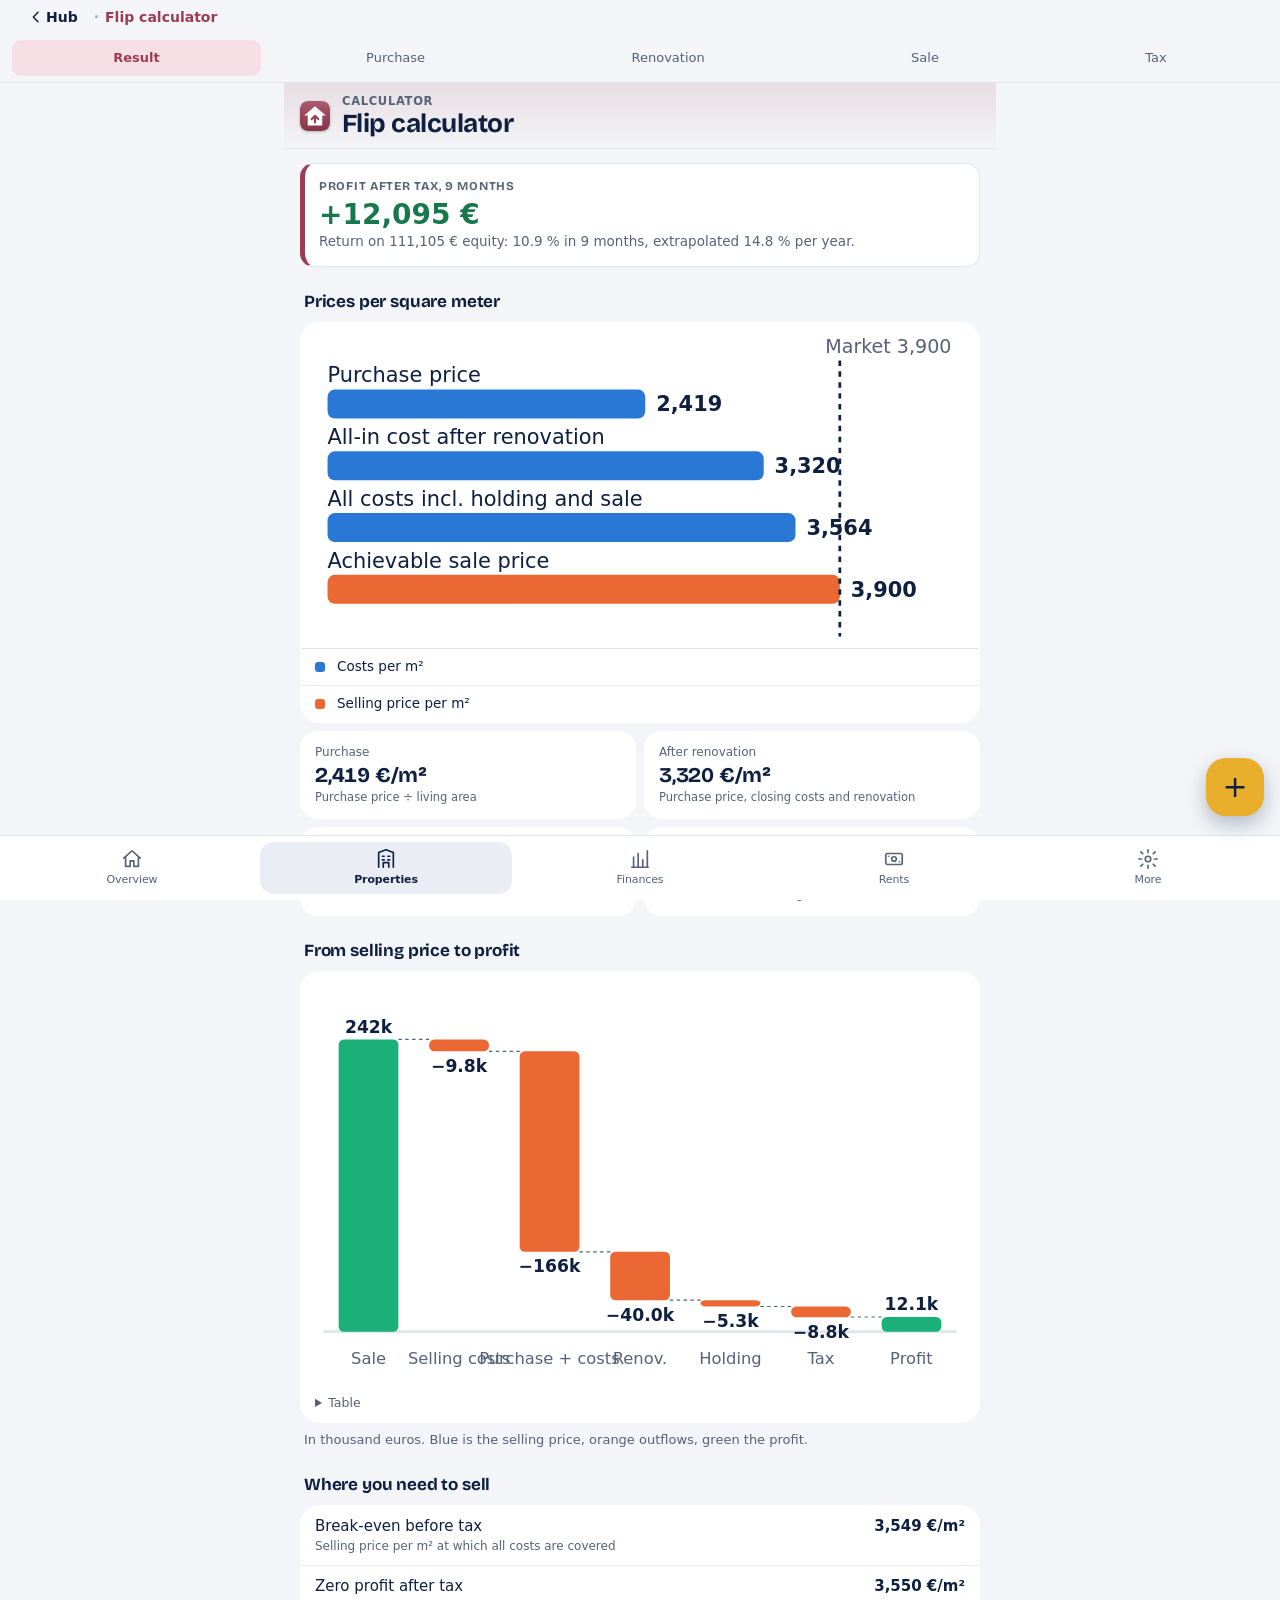
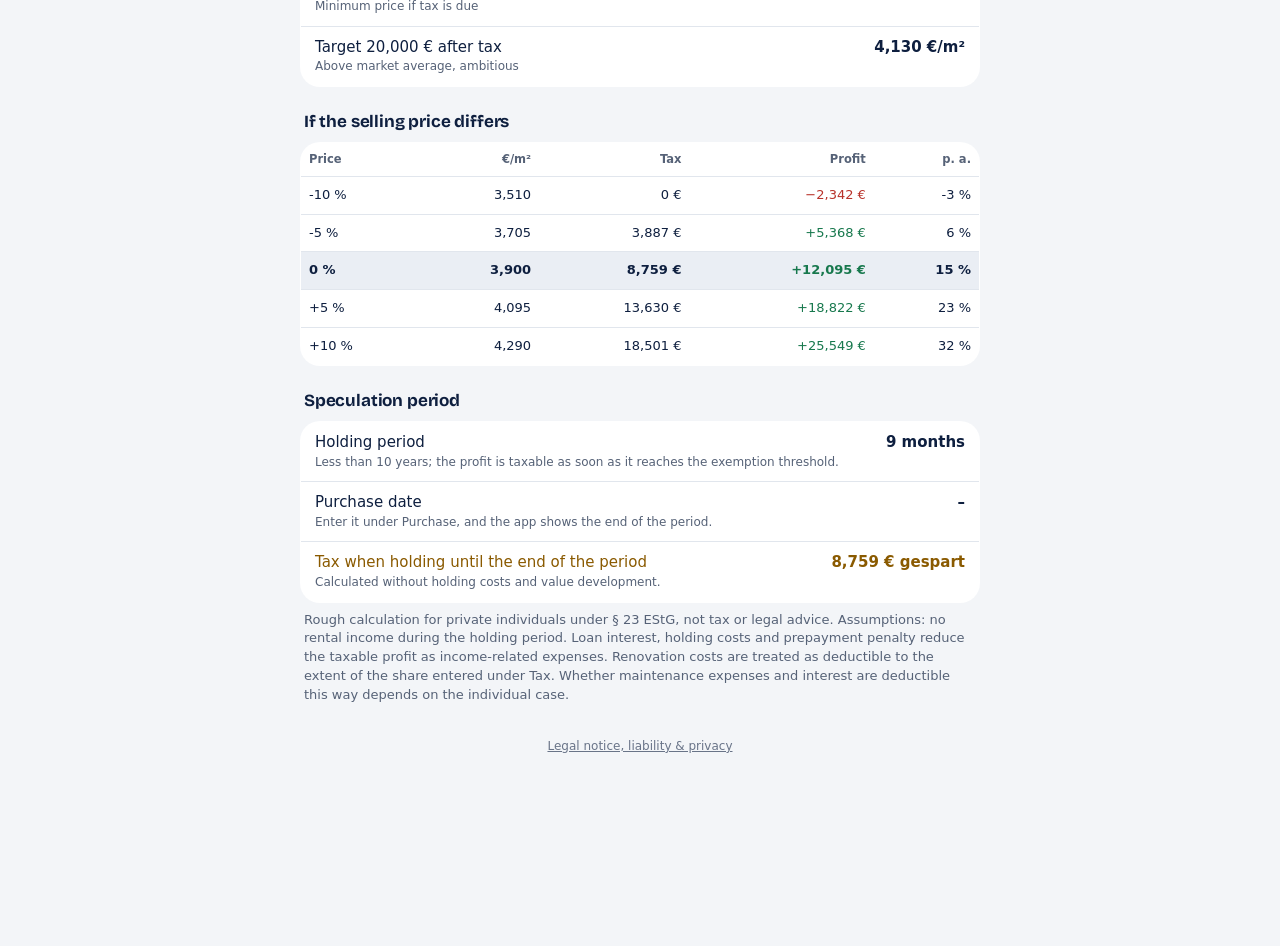
<file: flip-rechner/index.html>
<!doctype html>
<html lang="de">
<head>
<meta charset="utf-8">
<meta name="viewport" content="width=device-width, initial-scale=1, viewport-fit=cover">
<meta name="apple-mobile-web-app-capable" content="yes">
<meta name="mobile-web-app-capable" content="yes">
<meta name="apple-mobile-web-app-title" content="Flip">
<meta name="apple-mobile-web-app-status-bar-style" content="default">
<meta name="theme-color" content="#F3F5F8" media="(prefers-color-scheme: light)">
<meta name="theme-color" content="#081225" media="(prefers-color-scheme: dark)">
<meta name="format-detection" content="telephone=no">
<link rel="apple-touch-icon" href="apple-touch-icon.png">
<link rel="manifest" href="../manifest.webmanifest">
<link rel="icon" type="image/png" href="../shared/icons/icon-192.png">
<title>Flip-Rechner</title>
<style>
@font-face{font-family:'IBM Plex Mono';src:url(fonts/plexmono-400.woff) format('woff');font-weight:400 500;font-style:normal;font-display:swap}
@font-face{font-family:'IBM Plex Mono';src:url(fonts/plexmono-600.woff) format('woff');font-weight:600 700;font-style:normal;font-display:swap}
/* Layout: Ergebnis zuerst, dann Eingaben zu Kauf, Sanierung, Verkauf und Steuer. Weinrot als Akzent, Zahlen in Mono. */
:root{
  color-scheme:light;
  --bg:#F7F1F2; --surface:#FFFFFF; --surface2:#FAF4F5; --ink:#24141A; --muted:#6B5560; --line:#E6D8DC;
  --accent:#9C3D54; --accent-ink:#FFFFFF; --accent-soft:#F6DFE5;
  --s2:#1F6F6B; --s3:#3C4B8A;
  --good:#17804F; --good-soft:#DCF2E6; --mid:#8F5F00; --mid-soft:#FBEECB; --bad:#B3302F; --bad-soft:#F8DDDC;
  --font-body:-apple-system,BlinkMacSystemFont,'Segoe UI',Roboto,system-ui,sans-serif;
  --font-mono:'IBM Plex Mono',ui-monospace,'SF Mono',Menlo,monospace;
  padding-top:env(safe-area-inset-top,0px);
}
@media (prefers-color-scheme: dark){:root{
  color-scheme:dark;
  --bg:#170F12; --surface:#21161A; --surface2:#291C21; --ink:#F4E9EC; --muted:#B79FA8; --line:#3C2A31;
  --accent:#E58AA1; --accent-ink:#2A0A14; --accent-soft:#3D1D27;
  --s2:#6FD0C6; --s3:#9CB0F2;
  --good:#47C48A; --good-soft:#12301F; --mid:#E3B341; --mid-soft:#352A0E; --bad:#F27F7D; --bad-soft:#3A1717;}}
*{box-sizing:border-box}
html{-webkit-text-size-adjust:100%}
body{margin:0;background:var(--bg);color:var(--ink);font-family:var(--font-body);font-size:15px;line-height:1.45;padding-inline:16px;padding-block:0 110px}
button,input,textarea,select{font:inherit;color:inherit}
button{cursor:pointer}
a{color:var(--accent)}
.wrap{max-width:680px;margin-inline:auto}
:focus-visible{outline:2px solid var(--accent);outline-offset:2px}
.mono{font-family:var(--font-mono);font-variant-numeric:tabular-nums;letter-spacing:-.01em}
.bar{position:sticky;top:env(safe-area-inset-top,0px);z-index:5;margin-inline:-16px;padding:10px 16px;background:var(--bg);border-bottom:1px solid var(--line)}
.bar h1{font-size:20px;font-weight:600;margin:0}
.bar .sub{display:block;font-size:11px;font-weight:500;letter-spacing:.08em;text-transform:uppercase;color:var(--muted)}
.btn{border:1px solid var(--line);background:var(--surface);border-radius:10px;min-height:42px;padding:0 14px;font-weight:500;display:inline-flex;align-items:center;justify-content:center;gap:6px;text-decoration:none;color:var(--ink)}
.btn.primary{background:var(--accent);border-color:var(--accent);color:var(--accent-ink);font-weight:600}
.btn.danger{color:var(--bad);border-color:var(--bad)}
.btn.small{min-height:34px;padding:0 10px;font-size:13px}
main{padding-block:14px 0}
h2{font-size:12px;font-weight:600;letter-spacing:.09em;text-transform:uppercase;color:var(--muted);margin:22px 4px 8px}
h2:first-child{margin-top:2px}
.note{font-size:13px;color:var(--muted);margin:8px 4px}
.row-actions{display:flex;gap:8px;flex-wrap:wrap;margin:10px 0}
.pill{display:inline-flex;align-items:center;gap:6px;border-radius:999px;padding:3px 10px;font-size:12px;font-weight:600;white-space:nowrap}
.pill::before{content:"";width:7px;height:7px;border-radius:50%;background:currentColor}
.p-good{background:var(--good-soft);color:var(--good)} .p-mid{background:var(--mid-soft);color:var(--mid)} .p-bad{background:var(--bad-soft);color:var(--bad)} .p-none{background:var(--surface2);color:var(--muted)}
.t-good{color:var(--good)} .t-mid{color:var(--mid)} .t-bad{color:var(--bad)}
.card{background:var(--surface);border:1px solid var(--line);border-radius:14px;overflow:hidden}
.card.pad{padding:14px}
.warn{background:var(--mid-soft);border:1px solid var(--mid);border-radius:12px;padding:10px 12px;font-size:13.5px;margin:0 0 10px}
.hero{background:var(--surface);border:1px solid var(--line);border-left:5px solid var(--accent);border-radius:14px;padding:14px}
.hero .big{font-family:var(--font-mono);font-weight:600;font-size:28px;line-height:1.1;margin:4px 0 2px}
.hero .lab{font-size:12px;letter-spacing:.06em;text-transform:uppercase;color:var(--muted);font-weight:600}
.kpis{display:grid;grid-template-columns:repeat(2,minmax(0,1fr));gap:8px}
.kpi{background:var(--surface);border:1px solid var(--line);border-radius:12px;padding:11px 12px;min-width:0}
.kpi .l{font-size:12px;color:var(--muted);line-height:1.3;overflow-wrap:anywhere}
.kpi .v{font-family:var(--font-mono);font-weight:600;font-size:17px;margin-top:3px;font-variant-numeric:tabular-nums;overflow-wrap:anywhere}
.kpi .s{font-size:11.5px;color:var(--muted);margin-top:2px;line-height:1.3}
.kv{display:grid;grid-template-columns:minmax(0,1fr) auto;gap:6px 12px;padding:10px 14px;border-top:1px solid var(--line);align-items:baseline}
.kv:first-child{border-top:0}
.kv b{font-family:var(--font-mono);font-weight:600;font-variant-numeric:tabular-nums;text-align:right}
.kv small{display:block;color:var(--muted);font-size:12px;font-weight:400;font-family:var(--font-body)}
.kv.tot{background:var(--surface2)}
.fields{display:grid;grid-template-columns:repeat(2,minmax(0,1fr));gap:12px 10px;padding:14px}
.fld{display:flex;flex-direction:column;gap:4px;min-width:0;font-size:12.5px;color:var(--muted)}
.fld.full{grid-column:1/-1}
.fld input[type=text],.fld select{width:100%;min-width:0;background:var(--surface2);border:1px solid var(--line);border-radius:10px;padding:10px 11px;font-size:16px;color:var(--ink)}
.fld input[inputmode]{font-family:var(--font-mono);text-align:right}
.unit{position:relative;display:block}
.unit input{padding-right:52px!important}
.unit i{position:absolute;right:11px;top:50%;transform:translateY(-50%);font-style:normal;color:var(--muted);font-size:13px;pointer-events:none}
.chk{display:flex;gap:10px;align-items:center;padding:10px 14px;border-top:1px solid var(--line);font-size:14.5px;color:var(--ink)}
.chk input{width:22px;height:22px;accent-color:var(--accent);flex:none}
.derived{padding:11px 14px;border-top:1px solid var(--line);font-size:13.5px;color:var(--muted);background:var(--surface2)}
.derived b{font-family:var(--font-mono);color:var(--ink);font-weight:600}
.chart{padding:10px 8px 6px}
.chart svg{width:100%;height:auto;display:block}
.legend{display:flex;flex-wrap:wrap;gap:4px 14px;padding:0 12px 10px;font-size:12.5px;color:var(--muted)}
.legend i{display:inline-block;width:14px;height:3px;border-radius:2px;vertical-align:middle;margin-right:6px}
.code{width:100%;min-height:120px;background:var(--surface2);border:1px solid var(--line);border-radius:10px;padding:10px;font-family:var(--font-mono);font-size:12px;line-height:1.5}
.toast{position:fixed;left:50%;bottom:calc(84px + env(safe-area-inset-bottom,0px));transform:translateX(-50%);background:var(--ink);color:var(--bg);border-radius:10px;padding:10px 16px;font-size:14px;z-index:20;max-width:calc(100vw - 32px)}
.tabbar{position:fixed;left:0;right:0;bottom:0;z-index:6;display:grid;grid-template-columns:repeat(5,minmax(0,1fr));gap:2px;background:var(--surface);border-top:1px solid var(--line);padding:6px 6px calc(6px + env(safe-area-inset-bottom,0px))}
.tabbar button{display:flex;flex-direction:column;align-items:center;justify-content:center;border:0;background:none;padding:7px 2px;border-radius:10px;color:var(--muted);font-size:12.5px;font-weight:500;min-height:50px;line-height:1.15}
.tabbar button[aria-current="page"]{background:var(--accent-soft);color:var(--accent);font-weight:600}
@media (prefers-reduced-motion:reduce){*{transition:none!important}}
/*BRAND*/
@font-face{font-family:'Bricolage Grotesque';src:url(fonts/bricolage-700.woff) format('woff');font-weight:500 800;font-style:normal;font-display:swap}
.bar{padding-left:58px;background:linear-gradient(180deg,color-mix(in srgb,var(--accent) 13%,var(--bg)),var(--bg))}
.bar::before{content:'';position:absolute;left:16px;top:50%;transform:translateY(-50%);width:30px;height:30px;border-radius:8px;background:url("data:image/svg+xml,%3Csvg xmlns=%22http://www.w3.org/2000/svg%22 width=%2264%22 height=%2264%22 viewBox=%220 0 64 64%22%3E%3Cdefs%3E%3ClinearGradient id=%22g%22 x1=%220%22 y1=%220%22 x2=%220%22 y2=%221%22%3E%3Cstop offset=%220%22 stop-color=%22%23fff%22 stop-opacity=%22.16%22/%3E%3Cstop offset=%221%22 stop-color=%22%23000%22 stop-opacity=%22.14%22/%3E%3C/linearGradient%3E%3C/defs%3E%3Crect width=%2264%22 height=%2264%22 rx=%2215%22 fill=%22%239C3D54%22/%3E%3Crect width=%2264%22 height=%2264%22 rx=%2215%22 fill=%22url%28%23g%29%22/%3E%3Cpath d=%22M32 11L9 31h7.5v21h31V31H55z%22 fill=%22%23fff%22/%3E%3Cpath d=%22M32 46V32M25 38.5l7-7 7 7%22 fill=%22none%22 stroke=%22%239C3D54%22 stroke-width=%224.5%22 stroke-linecap=%22round%22 stroke-linejoin=%22round%22/%3E%3C/svg%3E") center/cover;box-shadow:0 1px 3px rgba(0,0,0,.25)}
.bar h1,.hero .lab{font-family:'Bricolage Grotesque',var(--font-body)}
.bar h1{letter-spacing:-.01em}
/*ENDBRAND*/
.fld input[type=date]{width:100%;min-width:0;background:var(--surface2);border:1px solid var(--line);border-radius:10px;padding:9px 11px;font-size:16px;color:var(--ink);font-family:var(--font-mono)}
.scroll{overflow-x:auto}
table.sens{width:100%;border-collapse:collapse;font-size:13px}
table.sens th{font-size:11.5px;color:var(--muted);font-weight:600;text-align:right;padding:8px 8px;border-bottom:1px solid var(--line)}
table.sens td{padding:9px 8px;text-align:right;font-family:var(--font-mono);font-variant-numeric:tabular-nums;border-top:1px solid var(--line);white-space:nowrap}
table.sens th:first-child,table.sens td:first-child{text-align:left}
table.sens tr.base td{background:var(--surface2);font-weight:600}
/*VIZ*/
:root{--c1:#2a78d6;--c2:#eb6834;--c3:#1baf7a;--c4:#eda100;--c5:#e87ba4;--c6:#008300;--c7:#6250d6;--c8:#e34948;--neutral:#8a857d}
@media (prefers-color-scheme: dark){:root{--c1:#3987e5;--c2:#d95926;--c3:#199e70;--c4:#c98500;--c5:#d55181;--c6:#008300;--c7:#9085e9;--c8:#e66767;--neutral:#8f8a82}}
.viz{padding:12px 12px 8px}
.viz svg{display:block;width:100%;height:auto;overflow:visible}
.viz text{font-family:var(--font-body);fill:var(--muted);font-size:11px}
.viz .t-ink{fill:var(--ink)}
.viz .num{font-family:var(--font-mono);font-variant-numeric:tabular-nums}
.vleg{display:flex;flex-direction:column}
.vleg .r{display:grid;grid-template-columns:14px minmax(0,1fr) auto auto;gap:8px;align-items:center;padding:8px 14px;border-top:1px solid var(--line);font-size:13.5px}
.vleg .r i{width:10px;height:10px;border-radius:3px;display:block}
.vleg .r b{font-family:var(--font-mono);font-weight:600}
.vleg .r span.p{font-family:var(--font-mono);color:var(--muted);font-size:12px;min-width:38px;text-align:right}
.vtip{position:fixed;z-index:30;pointer-events:none;background:var(--ink);color:var(--bg);border-radius:8px;padding:6px 9px;font-size:12px;line-height:1.35;max-width:220px;box-shadow:0 4px 14px rgba(0,0,0,.25)}
.vtip b{font-family:var(--font-mono)}
details.vtab{margin:6px 14px 10px;font-size:12.5px;color:var(--muted)}
details.vtab table{width:100%;border-collapse:collapse;margin-top:6px}
details.vtab td,details.vtab th{padding:4px 2px;border-top:1px solid var(--line);text-align:right;font-family:var(--font-mono);font-size:12px}
details.vtab td:first-child,details.vtab th:first-child{text-align:left;font-family:var(--font-body)}
/*ENDVIZ*/
</style>
<link rel="stylesheet" href="../shared/ui.css">
<script>window.IMMO_I18N=1;</script>
<script src="../shared/i18n-en.js"></script>
<script src="../shared/core.js"></script>
<body>
<div class="wrap" id="app"></div>
<script>
'use strict';
/* =====================  ENGINE  ===================== */
/*ENGINE*/
const num=v=>{ const x=+v; return isFinite(x)?x:0; };
const addMonths=(iso,n)=>ImmoCore.isDate(iso)?ImmoCore.addMonths(iso,n):'';
function nextDay(iso){ const d=new Date(iso+'T12:00:00'); d.setDate(d.getDate()+1); return d.getFullYear()+'-'+String(d.getMonth()+1).padStart(2,'0')+'-'+String(d.getDate()).padStart(2,'0'); }
function validDate(x){ return /^\d{4}-\d{2}-\d{2}$/.test(x||'')&&!isNaN(new Date(x+'T12:00:00')); }
/* Rechnung für eine Privatperson (§ 23 EStG): Gewinn aus Verkauf innerhalb von 10 Jahren nach dem Kauf. */
function calc(s,vq){
  const qm=Math.max(0,num(s.qm)), kp=num(s.kp);
  const nkP=num(s.grest)+num(s.notar)+num(s.makler), nk=kp*nkP/100, ak=kp+nk;
  const ren=num(s.renov), renSt=ren*Math.min(100,Math.max(0,num(s.renovAbz)))/100;
  const hM=Math.max(0,num(s.hMon)), darl=num(s.darl);
  const zinsen=darl*num(s.zins)/100*hM/12, hk=num(s.hk)*hM, vfe=darl*num(s.vfe)/100, laufend=zinsen+hk+vfe;
  const preisQm=(vq===undefined)?num(s.markt)*(1+num(s.zuab)/100):vq;
  const V=qm*preisQm, vkPct=num(s.vMakler)+num(s.vNk), vk=V*vkPct/100+num(s.vSonst);
  /* Frist: Verkauf erst nach Ablauf von 10 Jahren steuerfrei (§§ 187, 188 BGB), also ab dem Tag nach dem 10. Jahrestag. */
  const frei=!!s.selbst||hM>120;
  /* Werbungskosten nach § 23: Veräußerungskosten, Schuldzinsen und Haltekosten der leerstehenden Wohnung, Vorfälligkeitsentschädigung. */
  const G=V-vk-ak-renSt-laufend;
  const pflicht=!frei&&G>=num(s.frei);
  const steuer=pflicht?G*num(s.grenz)/100:0;
  const gewVor=V-vk-ak-ren-laufend, gewNach=gewVor-steuer;
  const ek=Math.max(0,ak+ren+laufend-darl);
  const rend=ek>0?gewNach/ek:null;
  const rendPa=(ek>0&&hM>0&&gewNach>-ek)?Math.pow(1+gewNach/ek,12/hM)-1:null;
  const q=x=>qm>0?x/qm:null;
  const gesamt=ak+ren+laufend+num(s.vSonst);
  const beQm=qm>0&&vkPct<100?gesamt/(1-vkPct/100)/qm:null;
  return {qm,kp,nkP,nk,ak,ren,renSt,hM,darl,zinsen,hk,vfe,laufend,preisQm,V,vk,vkPct,frei,G,pflicht,steuer,gewVor,gewNach,ek,rend,rendPa,
    kpQm:q(kp),akQm:q(ak),einQm:q(ak+ren),allinQm:q(ak+ren+laufend+vk),marktQm:num(s.markt),beQm,
    abschlag:num(s.markt)>0&&qm>0?1-kp/qm/num(s.markt):null,
    margeQm:q(gewVor)};
}
/* Kleinster Verkaufspreis je m², bei dem der Gewinn nach Steuer das Ziel erreicht. */
function minPreis(s,ziel){
  const qm=num(s.qm); if(!(qm>0)) return null;
  for(let p=0;p<=20000;p+=1){ if(calc(s,p).gewNach>=ziel) return p; }
  return null;
}
function netCalc(s,f){ return calc(s,(num(s.markt)*(1+num(s.zuab)/100))*(1+f/100)); }

/* =====================  ZUSTAND  ===================== */
const KEY='flip-v1';
const DEF={
  name:'Beispiel: 2-Zimmer-Wohnung', qm:62, kp:150000, grest:5, notar:2, makler:3.57, kaufDat:'',
  renov:40000, renovAbz:100, bauMon:4, hMon:9, hk:250,
  darl:100000, zins:4, vfe:0,
  markt:3900, zuab:0, vMakler:3.57, vNk:0.5, vSonst:0, ziel:20000,
  selbst:false, grenz:42, frei:1000, objAnz:1
};
let s=Object.assign({},DEF), storageOk=true, tab='erg', toastT=null;
try{ const r=localStorage.getItem(KEY); if(r){ const j=JSON.parse(r); if(j&&typeof j==='object') s=Object.assign({},DEF,j); } }catch(e){ storageOk=false; }
let saveT=null;
function save(){ clearTimeout(saveT); saveT=setTimeout(flush,250); }
function flush(){ try{ localStorage.setItem(KEY,JSON.stringify(s)); }catch(e){ storageOk=false; } try{ const R=calc(s); localStorage.setItem('flip-summary-v1',JSON.stringify({ts:Date.now(),gewinn:R.gewNach,pa:R.rendPa,name:s.name}));
  const ok=isFinite(R.gewNach); ImmoCore.pubSum('flip',s.hubId?{[s.hubId]:{v:ok?(R.gewNach>=0?'+':'−')+ImmoCore.nf(Math.abs(Math.round(R.gewNach)),0)+' €':'–',s:'Gewinn nach Steuer'+(R.rendPa!==null&&R.rendPa!==undefined&&isFinite(R.rendPa)?' · '+ImmoCore.nf(R.rendPa*100,0)+' % p. a.':''),st:!ok?'none':(R.gewNach>0?'ok':'bad')}}:{}); }catch(e){} }
window.addEventListener('pagehide',flush);
document.addEventListener('visibilitychange',()=>{ if(document.hidden) flush(); });


/* =====================  GEMEINSAMES OBJEKT IM HUB  ===================== */
const {hubRead,hubSave,hubMasters,hubAvail}=ImmoCore, HUBKEY=ImmoCore.HUBKEY, HMAP=['name','qm','kp'];
const hEmpty=ImmoCore.hEmpty;
const hSame=ImmoCore.hSame;
/* Leere Hub-Felder werden aus dem Flip gefüllt, sonst gilt das Hub-Objekt. */
/* Beim ersten Verknüpfen füllt die App leere Felder im Hub. Danach gilt der Hub, auch dort gelöschte Werte werden hier geleert. */
function hubMergeS(st,m){ let chS=false, chM=false; const first=!st.hubSynced;
  HMAP.forEach(k=>{ const mv=m[k], sv=st[k];
    if(hEmpty(mv)&&!hEmpty(sv)&&!(k==='name'&&sv===DEF.name)){ if(first){ m[k]=sv; chM=true; } else if(k!=='name'){ st[k]=0; chS=true; } }
    else if(!hEmpty(mv)&&!hSame(mv,sv)){ st[k]=k==='name'?String(mv):+mv; chS=true; } });
  if(first){ st.hubSynced=true; chS=true; }
  return {chS,chM}; }
function syncFromHub(){
  if(!s.hubId) return; const h=hubRead(); if(!h) return; const m=(h.objs||[]).find(x=>x.id===s.hubId);
  if(!m){ delete s.hubId; flush(); return; }
  m.links=m.links||{}; let chH=false; if(!m.links.flip){ m.links.flip='1'; chH=true; }
  const r=hubMergeS(s,m); if(r.chM||chH) hubSave(h); if(r.chS) flush();
}
/* Kontext für die Kopfzeile: zu welchem Hub-Objekt gehört die Ansicht? */
window.immoCtx=()=>(s&&s.hubId)||'';
/* Kachel im Hub beim Öffnen aktualisieren */
window.addEventListener('load',()=>{ try{ flush(); }catch(e){} });
function hubWrite(k){ if(!s.hubId||!HMAP.includes(k)) return; const h=hubRead(); if(!h) return; const m=(h.objs||[]).find(x=>x.id===s.hubId); if(!m) return; m[k]=s[k]; hubSave(h); }
function scSnap(mid){ try{ const st=JSON.parse(localStorage.getItem('immobilien-schnellcheck-v1')||'null'); if(!st) return null; if(st.hubId===mid) return st; const of=(st.offers||[]).find(x=>x.s&&x.s.hubId===mid); return of?of.s:null; }catch(e){ return null; } }
const flipSnap=()=>{ const o=JSON.parse(JSON.stringify(s)); delete o.snaps; return o; };
function hubLoad(m){
  const snaps=Object.assign({},s.snaps||{}); if(s.hubId) snaps[s.hubId]=flipSnap();
  let base=snaps[m.id];
  if(!base){ base={name:m.name||DEF.name,qm:+m.qm||DEF.qm,kp:+m.kp||DEF.kp}; const n=v=>isFinite(+v)?+v:0, sn=scSnap(m.id);
    if(sn){ if(n(sn.grest)>0) base.grest=n(sn.grest); if(n(sn.notar)>0) base.notar=n(sn.notar); if(n(sn.makler)>0) base.makler=n(sn.makler); if(n(sn.darlehen)>0) base.darl=Math.round(n(sn.darlehen)); if(n(sn.zins)>0) base.zins=n(sn.zins); if(n(sn.renov)>0) base.renov=n(sn.renov); }
    else if(+m.kp>0) base.darl=Math.round(m.kp*0.8);
    base.hubSynced=true; /* Werte kommen aus dem Hub, Beispielwerte nie zurückschreiben */ }
  s=Object.assign({},DEF,base,{snaps}); s.hubId=m.id;
  const h=hubRead(); if(h){ const mm=(h.objs||[]).find(x=>x.id===m.id); if(mm){ mm.links=mm.links||{}; mm.links.flip='1'; hubMergeS(s,mm); hubSave(h); } }
  flush();
}
function hubCardF(){
  if(!hubAvail()) return '';
  const ms=hubMasters(), m=s.hubId?ms.find(x=>x.id===s.hubId):null;
  const opts=ms.filter(x=>!m||x.id!==m.id).map(x=>`<option value="${esc(x.id)}">${esc(x.name||'Objekt')}${x.adresse?' · '+esc(x.adresse):''}</option>`).join('');
  const pick=opts?`<label class="fld" style="margin-top:10px">${m?'Anderes Objekt laden':'Objekt aus dem Hub laden'}<select data-hubpick="1"><option value="">– auswählen –</option>${opts}</select></label>`:'';
  if(m) return `<h2>Hub-Objekt</h2><div class="card pad"><b>${esc(m.name||'Objekt')}</b><p class="note" style="margin:4px 0 8px">Bezeichnung, Fläche und Kaufpreis sind mit dem Hub abgeglichen. Beim Wechsel merkt sich der Flip-Rechner alle Eingaben des Objekts.</p><div class="row-actions" style="margin:0"><button class="btn small" data-act="hubun">Verknüpfung lösen</button></div>${pick}</div>`;
  return `<h2>Hub-Objekt</h2><div class="card pad"><p style="margin:0 0 8px">Speichere dieses Objekt im Hub, dann nutzen es auch die anderen Apps.</p><div class="row-actions" style="margin:0"><button class="btn small primary" data-act="hubmake">Im Hub speichern</button></div>${pick}</div>`;
}

/* =====================  HELFER  ===================== */
const $=q=>document.querySelector(q);
const {esc,nf,parseDE,toast,kpi}=ImmoCore;
const eur=v=>ImmoCore.eur(v,0);
const eurS=v=>(v>0?'+':'')+eur(v);
const pct=(v,d)=>v===null||v===undefined||!isFinite(v)?'–':nf(v*100,d===undefined?1:d)+' %';
const qmE=v=>v===null||v===undefined||!isFinite(v)?'–':nf(Math.round(v),0)+' €/m²';
function bar(sub,title){ return `<div class="bar"><span class="sub">${esc(sub)}</span><h1>${esc(title)}</h1></div>`; }
const TABS=[['erg','Ergebnis'],['kauf','Kauf'],['san','Sanierung'],['verk','Verkauf'],['st','Steuer']];
function tabbar(){ return `<nav class="tabbar" aria-label="Bereiche">${TABS.map(([i,l])=>`<button data-act="tab" data-v="${i}" ${tab===i?'aria-current="page"':''}>${l}</button>`).join('')}</nav>`; }
function kv(l,v,sub,cls){ return `<div class="kv ${cls||''}"><div>${l}${sub?`<small>${sub}</small>`:''}</div><b>${v}</b></div>`; }
function f(k,l,unit,opt){ opt=opt||{}; const v=s[k]; if(opt.date) return `<label class="fld ${opt.full?'full':''}">${l}<input type="date" data-k="${k}" data-str="1" value="${esc(v||'')}"></label>`;
  if(opt.txt) return `<label class="fld ${opt.full?'full':''}">${l}<input type="text" data-k="${k}" data-str="1" value="${esc(v)}" autocomplete="off"></label>`;
  return `<label class="fld ${opt.full?'full':''}">${l}<span class="unit"><input type="text" inputmode="decimal" data-k="${k}" value="${esc(String(v).replace('.',ImmoCore.dc))}" autocomplete="off">${unit?`<i>${unit}</i>`:''}</span></label>`; }
function cb(k,l){ return `<label class="chk"><input type="checkbox" data-k="${k}" ${s[k]?'checked':''}><span>${l}</span></label>`; }
const tone=v=>v>0?'t-good':(v<0?'t-bad':'');

/* =====================  GRAFIKEN  ===================== */
let tipI=null;
function ladder(R){
  const rows=[['Kaufpreis',R.kpQm,'var(--c1)'],['Einstand nach Renovierung',R.einQm,'var(--c1)'],['Alle Kosten inkl. Halten und Verkauf',R.allinQm,'var(--c1)'],['Verkauf erzielbar',R.preisQm,'var(--c2)']].filter(r=>r[1]!==null);
  if(!rows.length) return '';
  const mx=Math.max(1,R.marktQm,...rows.map(r=>r[1]))*1.22, W=360, pl=8, pr=8, bw=W-pl-pr, X=v=>pl+bw*v/mx, bh=16, gap=34;
  const H=30+rows.length*gap+2;
  let g=''; rows.forEach((r,i)=>{ const y=30+i*gap; g+=`<text x="${pl}" y="${y-4}" class="t-ink" style="font-size:11.5px">${r[0]}</text><rect x="${pl}" y="${y}" width="${Math.max(2,X(r[1])-pl).toFixed(1)}" height="${bh}" rx="4" fill="${r[2]}"><title>${r[0]}: ${qmE(r[1])}</title></rect><text x="${(X(r[1])+6).toFixed(1)}" y="${y+12}" class="num t-ink" style="font-size:11.5px;font-weight:600;stroke:var(--surface);stroke-width:3px;paint-order:stroke">${nf(Math.round(r[1]),0)}</text>`; });
  if(R.marktQm>0){ const x=X(R.marktQm); g+=`<line x1="${x.toFixed(1)}" x2="${x.toFixed(1)}" y1="14" y2="${H-2}" stroke="var(--ink)" stroke-width="1.5" stroke-dasharray="3 3"/><text x="${Math.min(x+4,W-pr-70).toFixed(1)}" y="10" style="font-size:10.5px">Markt ${nf(Math.round(R.marktQm),0)}</text>`; }
  return `<div class="card"><div class="viz"><svg viewBox="0 0 ${W} ${H}" role="img" aria-label="Quadratmeterpreise: ${rows.map(r=>r[0]+' '+nf(Math.round(r[1]),0)+' Euro').join(', ')}${R.marktQm>0?'. Marktdurchschnitt '+nf(Math.round(R.marktQm),0)+' Euro':''}">${g}</svg></div>
  <div class="vleg"><div class="r"><i style="background:var(--c1)"></i><span>Kosten je m²</span><b></b><span class="p"></span></div><div class="r"><i style="background:var(--c2)"></i><span>Verkaufspreis je m²</span><b></b><span class="p"></span></div></div></div>`;
}
function waterfall(R){
  const steps=[['Verkauf',R.V,'T'],['Verk.-Kosten',-R.vk,'d'],['Kauf+NK',-R.ak,'d'],['Renov.',-R.ren,'d'],['Halten',-R.laufend,'d'],['Steuer',-R.steuer,'d'],['Gewinn',R.gewNach,'T']];
  const W=380,H=230,pl=6,pr=6,pt=22,pb=28; let lo=0,hi=0,run=0,pos=[];
  steps.forEach(st=>{ let a,b; if(st[2]==='d'){ a=run; b=run+st[1]; run=b; } else { a=0; b=st[1]; run=st[1]; } pos.push([a,b]); lo=Math.min(lo,a,b); hi=Math.max(hi,a,b); });
  const pad=(hi-lo)*0.06||1; hi+=pad; if(lo<0) lo-=pad;
  const Y=v=>pt+(H-pt-pb)*(1-(v-lo)/(hi-lo)), cw=(W-pl-pr)/steps.length, bw=cw*0.66;
  const fk=v=>{ const a=Math.abs(v); return a<50?'0':(v<0?'−':'')+nf(a/1000,a>=100000?0:1)+'k'; };
  let g=`<line x1="${pl}" x2="${W-pr}" y1="${Y(0)}" y2="${Y(0)}" stroke="var(--line)" stroke-width="1.5"/>`;
  steps.forEach((st,i)=>{ const a=pos[i][0],b=pos[i][1],top=Math.min(a,b),bot=Math.max(a,b),x=pl+cw*i+(cw-bw)/2;
    const col=st[2]==='T'?(st[1]>=0?'var(--c3)':'var(--c2)'):(i===0?'var(--c1)':'var(--c2)');
    g+=`<rect x="${x.toFixed(1)}" y="${Y(bot).toFixed(1)}" width="${bw.toFixed(1)}" height="${Math.max(2,Y(top)-Y(bot)).toFixed(1)}" rx="3" fill="${col}"><title>${st[0]}: ${eur(st[1])}</title></rect>`;
    const ty=(st[1]>=0||st[2]==='T')&&!(st[2]==='T'&&st[1]<0)?Y(bot)-4:Y(top)+12;
    g+=`<text x="${(x+bw/2).toFixed(1)}" y="${ty.toFixed(1)}" text-anchor="middle" class="t-ink num" style="font-size:10px;font-weight:600">${fk(st[1])}</text><text x="${(x+bw/2).toFixed(1)}" y="${H-9}" text-anchor="middle" style="font-size:9.5px">${st[0]}</text>`;
    if(i<steps.length-1) g+=`<line x1="${(x+bw).toFixed(1)}" x2="${(x+cw).toFixed(1)}" y1="${Y(pos[i][1]).toFixed(1)}" y2="${Y(pos[i][1]).toFixed(1)}" stroke="var(--muted)" stroke-width=".7" stroke-dasharray="2 2"/>`; });
  const tbl=`<details class="vtab"><summary>Tabelle</summary><table>${steps.map(st=>`<tr><td>${st[0]}</td><td>${eur(st[1])}</td></tr>`).join('')}</table></details>`;
  return `<div class="card"><div class="viz"><svg viewBox="0 0 ${W} ${H}" role="img" aria-label="Vom Verkaufspreis ${eur(R.V)} zum Gewinn nach Steuer ${eur(R.gewNach)}: Verkaufskosten ${eur(R.vk)}, Kauf mit Nebenkosten ${eur(R.ak)}, Renovierung ${eur(R.ren)}, Halten ${eur(R.laufend)}, Steuer ${eur(R.steuer)}">${g}</svg></div>${tbl}</div><p class="note">In Tausend Euro. Blau ist der Verkaufspreis, Orange sind Abflüsse, Grün ist der Gewinn.</p>`;
}

/* =====================  ANSICHTEN  ===================== */
function viewErg(){
  const R=calc(s); let h=bar('Rechner','Flip-Rechner')+'<main>';
  if(!(R.qm>0)||!(R.kp>0)) h+=`<div class="warn">Trage unter Kauf mindestens Wohnfläche und Kaufpreis ein.</div>`;
  if(num(s.objAnz)>3) h+=`<div class="warn t-bad" style="border-color:var(--bad)"><b>Gewerblicher Grundstückshandel möglich.</b> Bei mehr als drei Objekten in fünf Jahren kann das Finanzamt gewerblich einstufen. Dann gilt die 10-Jahres-Frist nicht, es kommt Gewerbesteuer dazu. Kläre das vor dem Kauf mit einer Steuerberatung.</div>`;
  else if(num(s.objAnz)===3) h+=`<div class="warn">Mit diesem Objekt wärst du bei drei Objekten in fünf Jahren. Ein weiteres kann die Drei-Objekt-Grenze überschreiten.</div>`;
  if(R.hM<num(s.bauMon)) h+=`<div class="warn">Die Haltedauer ist kürzer als die Bauzeit. Verlängere sie unter Sanierung.</div>`;
  const hero=R.gewNach;
  h+=`<div class="hero"><div class="lab">Gewinn nach Steuer, ${nf(R.hM,0)} Monate</div><div class="big ${tone(hero)}">${eurS(hero)}</div><div style="font-size:13.5px;color:var(--muted)">${R.rend===null?'Kein Eigenkapital eingesetzt.':`Rendite auf ${eur(R.ek)} Eigenkapital: ${pct(R.rend)} in ${nf(R.hM,0)} Monaten${R.rendPa!==null?', hochgerechnet '+pct(R.rendPa)+' pro Jahr':''}.`}</div></div>`;
  h+='<h2>Preise je Quadratmeter</h2>'+ladder(R);
  h+=`<div class="kpis" style="margin-top:8px">`+
    kpi('Kauf',qmE(R.kpQm),'Kaufpreis ÷ Wohnfläche')+
    kpi('Nach Renovierung',qmE(R.einQm),'Kaufpreis, Nebenkosten und Renovierung')+
    kpi('Verkauf',qmE(R.preisQm),'Markt '+qmE(R.marktQm).replace(' €/m²','')+(num(s.zuab)?(num(s.zuab)>0?' + ':' − ')+nf(Math.abs(num(s.zuab)),1)+' %':''))+
    kpi('Einkauf zum Markt',R.abschlag===null?'–':(R.abschlag>=0?'−':'+')+nf(Math.abs(R.abschlag)*100,1)+' %',R.abschlag===null?'':(R.abschlag>=0?'unter':'über')+' dem Marktdurchschnitt',R.abschlag===null?'':(R.abschlag>=0.1?'t-good':(R.abschlag<0?'t-bad':'')))+'</div>';
  h+='<h2>Vom Verkaufspreis zum Gewinn</h2>'+waterfall(R);
  // Mindestpreise
  const mp0=minPreis(s,0), mpZ=minPreis(s,num(s.ziel));
  h+=`<h2>Wo du verkaufen musst</h2><div class="card">`+
    kv('Break-even vor Steuer',qmE(R.beQm),'Verkaufspreis je m², ab dem alle Kosten gedeckt sind')+
    kv('Gewinn null nach Steuer',qmE(mp0),'Mindestpreis, wenn Steuer anfällt')+
    kv('Ziel '+eur(num(s.ziel))+' nach Steuer',qmE(mpZ),mpZ!==null&&R.marktQm>0?(mpZ<=R.preisQm?'Mit deinem Ansatz erreichbar':(mpZ<=R.marktQm?'Unter dem Marktdurchschnitt':'Über dem Marktdurchschnitt, ehrgeizig')):'')+`</div>`;
  // Sensitivität
  const fac=[-10,-5,0,5,10];
  h+=`<h2>Wenn der Verkaufspreis abweicht</h2><div class="card"><div class="scroll"><table class="sens"><thead><tr><th>Preis</th><th>€/m²</th><th>Steuer</th><th>Gewinn</th><th>p. a.</th></tr></thead><tbody>`+
    fac.map(x=>{ const c=netCalc(s,x); return `<tr${x===0?' class="base"':''}><td>${x>0?'+':''}${x} %</td><td>${nf(Math.round(c.preisQm),0)}</td><td>${eur(c.steuer)}</td><td class="${tone(c.gewNach)}">${eurS(c.gewNach)}</td><td>${c.rendPa===null?'–':pct(c.rendPa,0)}</td></tr>`; }).join('')+`</tbody></table></div></div>`;
  // Frist
  h+='<h2>Spekulationsfrist</h2><div class="card">';
  const hasD=validDate(s.kaufDat), ab=hasD?addMonths(s.kaufDat,120):'', vd=hasD?addMonths(s.kaufDat,Math.round(R.hM)):'';
  const fmt=d=>ImmoCore.fmtDate(d.slice(0,10));
  if(s.selbst) h+=kv('Selbstnutzung','Steuerfrei','Im Verkaufsjahr und in den zwei Jahren davor selbst bewohnt, oder seit dem Kauf durchgehend.');
  else if(R.hM>120) h+=kv('Haltedauer','Über 10 Jahre','Der Gewinn ist steuerfrei.','t-good');
  else if(R.hM===120) h+=kv('Haltedauer','Genau 10 Jahre','Am 10. Jahrestag läuft die Frist noch. Steuerfrei ist erst ein Verkauf ab dem Folgetag.','t-mid');
  else h+=kv('Haltedauer',nf(R.hM,0)+' Monate','Weniger als 10 Jahre, der Gewinn ist steuerpflichtig, sobald er die Freigrenze erreicht.');
  if(hasD) h+=kv('Geplanter Verkauf',fmt(vd))+kv('Steuerfrei ab',fmt(nextDay(ab)),'Tag nach dem 10. Jahrestag des Kaufvertrags');
  else h+=`<div class="kv"><div>Kaufdatum<small>Trage es unter Kauf ein, dann zeigt die App das Fristende.</small></div><b>–</b></div>`;
  if(R.pflicht) h+=kv('Steuer bei Halten bis Fristende',eur(R.steuer)+' gespart','Ohne Haltekosten und Wertentwicklung gerechnet.','t-mid');
  else if(R.G>0&&!R.frei&&R.G<num(s.frei)) h+=kv('Freigrenze','Gewinn unter '+eur(num(s.frei)),'Es fällt keine Steuer an. Ab der Grenze wird der gesamte Gewinn besteuert.');
  else if(R.G<0&&!R.frei) h+=kv('Verlust',eur(R.G),'Ein Verlust aus einem privaten Verkauf mindert nur andere private Veräußerungsgewinne.','t-bad');
  h+='</div>';
  h+=`<p class="note">Orientierungsrechnung für Privatpersonen nach § 23 EStG, keine Steuer- oder Rechtsberatung. Annahmen: keine Mieteinnahmen während der Haltedauer. Schuldzinsen, Haltekosten und Vorfälligkeitsentschädigung mindern als Werbungskosten den steuerpflichtigen Gewinn. Die Renovierungskosten werden im Umfang des Anteils unter Steuer als abziehbar angesetzt. Ob Erhaltungsaufwand und Zinsen so abziehbar sind, hängt vom Einzelfall ab.</p>`;
  return h+'</main>'+tabbar();
}
function viewKauf(){
  const R=calc(s); let h=bar('Eingaben','Kauf')+'<main><h2>Objekt</h2><div class="card"><div class="fields">'+
    f('name','Bezeichnung','',{txt:true,full:true})+f('qm','Wohnfläche','m²')+f('kp','Kaufpreis','€')+f('kaufDat','Datum des Kaufvertrags (optional)','',{date:true,full:true})+'</div>'+
    `<div class="derived">Kaufpreis je m²: <b id="d-kpqm">${qmE(R.kpQm)}</b></div></div>`+hubCardF();
  h+='<h2>Kaufnebenkosten</h2><div class="card"><div class="fields">'+f('grest','Grunderwerbsteuer','%')+f('notar','Notar und Grundbuch','%')+f('makler','Makler (Käuferanteil)','%')+'</div>'+
    `<div class="derived">Nebenkosten <b id="d-nk">${eur(R.nk)}</b> (${nf(R.nkP,2)} %), Anschaffungskosten <b id="d-ak">${eur(R.ak)}</b></div></div>`;
  h+='<p class="note">In Baden-Württemberg liegt die Grunderwerbsteuer bei 5,0 %. Die Maklerprovision teilen sich Käufer und Verkäufer meist hälftig.</p>';
  h+='<h2>Aus anderer App übernehmen</h2><div class="card pad"><p style="margin:0 0 8px">Füge den Übergabecode der Renovierungs- oder Besichtigungs-App ein. Die Renovierungs-App hat dafür den Knopf „Im Flip-Rechner öffnen“.</p><textarea class="code" id="impTxt" placeholder="RENOVIERUNG:… oder BESICHTIGUNG:…" aria-label="Übergabecode"></textarea>'+
    `<div id="impLocal"></div><div class="row-actions"><button class="btn primary" data-act="imptxt">Übernehmen</button></div><div id="impMsg" class="note" role="status"></div></div>`;
  return h+'</main>'+tabbar();
}
function viewSan(){
  const R=calc(s); let h=bar('Eingaben','Sanierung und Halten')+'<main><h2>Renovierung</h2><div class="card"><div class="fields">'+
    f('renov','Renovierungskosten gesamt','€')+f('renovAbz','Davon steuerlich ansetzbar','%')+f('bauMon','Bauzeit','Monate')+'</div>'+
    `<div class="derived">Renovierung je m²: <b id="d-renqm">${qmE(R.qm>0?R.ren/R.qm:null)}</b></div></div>`;
  h+='<h2>Halten bis zum Verkauf</h2><div class="card"><div class="fields">'+f('hMon','Haltedauer bis Verkauf','Monate')+f('hk','Laufende Kosten pro Monat','€')+'</div>'+
    `<div class="derived">Haltekosten gesamt <b id="d-hk">${eur(R.hk)}</b></div></div>`;
  h+='<p class="note">Laufende Kosten sind Hausgeld oder nicht umlagefähige Nebenkosten, Grundsteuer, Strom, Wasser und Versicherung, solange das Objekt leer steht.</p>';
  h+='<h2>Finanzierung</h2><div class="card"><div class="fields">'+f('darl','Darlehen','€')+f('zins','Sollzins','%')+f('vfe','Vorfälligkeitsentschädigung','% vom Darlehen')+'</div>'+
    `<div class="derived">Zinsen bis zum Verkauf <b id="d-zi">${eur(R.zinsen)}</b>, Eigenkapital <b id="d-ek">${eur(R.ek)}</b></div></div>`;
  h+='<p class="note">Gerechnet wird ohne Tilgung. Eigenkapital ist der Teil der Anschaffungskosten, der Renovierung und der laufenden Kosten, den das Darlehen nicht deckt.</p>';
  return h+'</main>'+tabbar();
}
function viewVerk(){
  const R=calc(s); let h=bar('Eingaben','Verkauf')+'<main><h2>Verkaufspreis</h2><div class="card"><div class="fields">'+
    f('markt','Marktdurchschnitt für vergleichbare Wohnungen','€/m²',{full:true})+f('zuab','Zu- oder Abschlag für deinen Zustand','%')+f('ziel','Zielgewinn nach Steuer','€')+'</div>'+
    `<div class="derived">Erzielbar <b id="d-vkqm">${qmE(R.preisQm)}</b>, Verkaufspreis <b id="d-vp">${eur(R.V)}</b></div></div>`;
  h+='<p class="note">Den Marktdurchschnitt findest du im Marktbericht deiner Stadt oder des Gutachterausschusses und in aktuellen Angeboten und Verkäufen vergleichbarer Wohnungen. Eine frisch sanierte Wohnung kann über dem Durchschnitt liegen, trage dann einen Aufschlag ein.</p>';
  h+='<h2>Verkaufskosten</h2><div class="card"><div class="fields">'+f('vMakler','Makler (Verkäuferanteil)','%')+f('vNk','Notar, Löschung, Sonstiges','%')+f('vSonst','Weitere Kosten','€')+'</div>'+
    `<div class="derived">Verkaufskosten <b id="d-vk">${eur(R.vk)}</b></div></div>`;
  return h+'</main>'+tabbar();
}
function viewSt(){
  let h=bar('Eingaben','Steuer und Daten')+'<main><h2>Besteuerung</h2><div class="card">'+cb('selbst','Ich habe die Wohnung selbst bewohnt (steuerfrei)')+'<div class="fields">'+f('grenz','Persönlicher Steuersatz','%')+f('frei','Freigrenze','€')+f('objAnz','Objekte in 5 Jahren (mit diesem)','')+'</div></div>';
  h+='<p class="note">Selbstnutzung befreit, wenn du die Wohnung im Verkaufsjahr und den zwei Jahren davor bewohnt hast oder seit dem Kauf durchgehend. Der Steuersatz ist dein persönlicher Satz inklusive Solidaritätszuschlag und gegebenenfalls Kirchensteuer. Die Freigrenze liegt aktuell bei 1.000 Euro im Jahr. Wird sie erreicht, ist der ganze Gewinn steuerpflichtig.</p>';
  h+='<h2>Daten</h2><div class="card pad"><p style="margin:0 0 10px">Die Eingaben liegen nur auf diesem Gerät. Sichere sie als Text.</p><div class="row-actions" style="margin:0"><button class="btn" data-act="exp">Backup anzeigen</button><button class="btn danger" data-act="reset">Auf Beispielwerte</button></div>'+
    '<textarea class="code" id="bk" placeholder="Backup-Text hier einfügen oder kopieren" style="margin-top:10px"></textarea><div class="row-actions"><button class="btn" data-act="cpy">Kopieren</button><button class="btn primary" data-act="imp">Einlesen</button></div></div>';
  if(!storageOk) h+='<div class="warn" style="margin-top:10px">Speichern im Browser ist nicht möglich. Deine Eingaben gehen beim Schließen verloren.</div>';
  return h+'</main>'+tabbar();
}
function render(keep){ const y=keep?window.scrollY:0; const v={erg:viewErg,kauf:viewKauf,san:viewSan,verk:viewVerk,st:viewSt}[tab]; $('#app').innerHTML=v(); if(tab==='kauf') fillLocal(); window.scrollTo(0,y); }
function liveUpdate(){
  const R=calc(s), set=(id,t)=>{ const e=document.getElementById(id); if(e) e.textContent=t; };
  set('d-kpqm',qmE(R.kpQm)); set('d-nk',eur(R.nk)); set('d-ak',eur(R.ak)); set('d-renqm',qmE(R.qm>0?R.ren/R.qm:null)); set('d-hk',eur(R.hk)); set('d-zi',eur(R.zinsen)); set('d-ek',eur(R.ek));
  set('d-vkqm',qmE(R.preisQm)); set('d-vp',eur(R.V)); set('d-vk',eur(R.vk));
}

/* =====================  ÜBERNAHME  ===================== */
function decode(text){
  let t=String(text||'').trim().replace(/^(RENOVIERUNG|BESICHTIGUNG):/,'');
  try{ const j=t.charAt(0)==='{'?t:decodeURIComponent(escape(atob(t.replace(/\s+/g,'')))); const p=JSON.parse(j); return p&&typeof p==='object'?p:null; }catch(e){ return null; }
}
function applyImport(p){
  if(!p) return 'Das ist kein gültiger Übergabecode.';
  /* Gehört der Code zu einem anderen Hub-Objekt, erst dieses Objekt laden */
  if(p.hubId&&p.hubId!==s.hubId){ const m=hubMasters().find(x=>x.id===p.hubId); if(m) hubLoad(m); }
  const done=()=>{ ['name','qm','kp'].forEach(hubWrite); };
  if(p.src==='renovierung'){ if(num(p.kosten)>0) s.renov=Math.round(num(p.kosten)); if(num(p.qm)>0) s.qm=num(p.qm); if(p.name) s.name=String(p.name); done(); flush(); return 'Renovierung übernommen: '+eur(s.renov)+(num(p.qm)>0?', Wohnfläche '+nf(s.qm,1)+' m²':'')+'.'; }
  if(p.src==='besichtigung'){ if(num(p.kpAnzeige||p.kp)>0) s.kp=Math.round(num(p.kpAnzeige||p.kp)); if(num(p.qm)>0) s.qm=num(p.qm); if(p.name) s.name=String(p.name); done(); flush(); return 'Besichtigung übernommen: Kaufpreis '+eur(s.kp)+', Wohnfläche '+nf(s.qm,1)+' m².'; }
  return 'Dieser Code gehört nicht zur Renovierungs- oder Besichtigungs-App.';
}
function renLocalProjects(){ try{ const j=JSON.parse(localStorage.getItem('renovierung-v1')); return j&&Array.isArray(j.projs)?j.projs:[]; }catch(e){ return []; } }
function renPayloadOf(q){
  try{
    const usf=q.brutto?1.19:1, pf=1+(+q.puffer||0)/100;
    const pos=(q.pos||[]).map(x=>({kat:x.kat,c:(+(x.a||[])[x.sel]||0)*(1-Math.min(100,+x.eigen||0)/100)*pf}));
    const total=pos.reduce((a,x)=>a+x.c,0);
    const we=Math.max(1,Math.round(+q.we||1)), capStd=30000+15000*(Math.min(we,6)-1)+8000*Math.max(0,we-6), capIsfp=60000+30000*(Math.min(we,6)-1)+15000*Math.max(0,we-6);
    const elig=pos.filter(x=>x.kat==='energ').reduce((a,x)=>a+x.c,0), base=Math.min(elig,q.isfp?capIsfp:capStd);
    let foerd=q.foerdAn?(+q.foerdRate||0)/100*base:0; if(q.foerdAn&&q.isfp) foerd+=0.05*Math.max(0,base-capStd);
    return {src:'renovierung',name:q.name||'',qm:+q.qm||0,kosten:Math.round(total-foerd)};
  }catch(e){ return null; }
}
function fillLocal(){
  const L=document.getElementById('impLocal'); if(!L) return; const ps=renLocalProjects();
  L.innerHTML=ps.length?`<label class="fld" style="margin-top:10px">Projekt der Renovierungs-App auf diesem Gerät<select id="impProj"><option value="">Keins wählen</option>${ps.map(p=>`<option value="${p.id}">${esc(p.name||'Projekt')}</option>`).join('')}</select></label>`:'';
}
function msg(t){ const m=document.getElementById('impMsg'); if(m) m.textContent=t; }

/* =====================  EREIGNISSE  ===================== */
document.addEventListener('click',e=>{
  const b=e.target.closest('[data-act]'); if(!b) return; const a=b.dataset.act;
  if(a==='tab'){ tab=b.dataset.v; render(); return; }
  if(a==='hubun'){ const h=hubRead(); if(h){ const m=(h.objs||[]).find(x=>x.id===s.hubId); if(m&&m.links){ delete m.links.flip; hubSave(h); } } delete s.hubId; delete s.hubSynced; flush(); render(true); toast('Verknüpfung gelöst.'); return; }
  if(a==='hubmake'){ const h=hubRead()||{v:1,urls:{},map:{},lastBackup:0,objs:[]}; if(!Array.isArray(h.objs)) h.objs=[];
    const m={id:'o'+Date.now().toString(36)+Math.random().toString(36).slice(2,5),name:s.name||'Neues Objekt',adresse:'',kp:+s.kp||0,qm:+s.qm||0,bj:0,zi:0,kalt:0,links:{flip:'1'}}; h.objs.push(m); hubSave(h); s.hubSynced=true; s.hubId=m.id; flush(); render(true); toast('Im Hub gespeichert.'); return; }
  if(a==='imptxt'){ const sel=document.getElementById('impProj'), txt=$('#impTxt').value.trim(); let p=null;
    if(txt) p=decode(txt); else if(sel&&sel.value){ const q=renLocalProjects().filter(x=>String(x.id)===sel.value)[0]; p=q?renPayloadOf(q):null; } else { msg('Füge einen Code ein oder wähle ein Projekt.'); return; }
    msg(applyImport(p)); if(p) { $('#impTxt').value=''; } return; }
  if(a==='exp'){ $('#bk').value=JSON.stringify({src:'flip',v:1,s}); return; }
  if(a==='cpy'){ const ta=$('#bk'); if(!ta.value){ toast('Zuerst Backup anzeigen.'); return; } const ok=()=>toast('Kopiert.'); if(navigator.clipboard&&navigator.clipboard.writeText) navigator.clipboard.writeText(ta.value).then(ok,()=>{ ta.select(); document.execCommand('copy'); ok(); }); else { ta.select(); document.execCommand('copy'); ok(); } return; }
  if(a==='imp'){ try{ const j=JSON.parse($('#bk').value.trim()); if(!j||j.src!=='flip'||typeof j.s!=='object') throw 0; s=Object.assign({},DEF,j.s); flush(); render(); toast('Eingelesen.'); }catch(err){ toast('Das ist kein gültiges Backup.'); } return; }
  if(a==='reset'){ if(!window.confirm(ImmoCore.t('Alle Eingaben auf Beispielwerte setzen?'))) return; s=Object.assign({},DEF); flush(); render(); toast('Beispielwerte gesetzt.'); return; }
});
document.addEventListener('input',e=>{
  const t=e.target; if(!t.dataset||!t.dataset.k||t.type==='checkbox'||t.tagName==='SELECT') return;
  s[t.dataset.k]=t.dataset.str?t.value:parseDE(t.value); hubWrite(t.dataset.k); save(); liveUpdate();
});
document.addEventListener('change',e=>{
  const t=e.target;
  if(t.dataset&&t.dataset.hubpick!==undefined&&t.value){ const m=hubMasters().find(x=>x.id===t.value); if(!m) return;
    if(!s.hubId&&s.name!==DEF.name&&!window.confirm(ImmoCore.t('Die aktuellen Eingaben werden durch das gewählte Objekt ersetzt. Sichere sie vorher im Hub, wenn du sie behalten willst. Fortfahren?'))){ t.value=''; return; }
    hubLoad(m); render(true); toast('Objekt geladen.'); return; }
  if(!t.dataset||!t.dataset.k) return;
  if(t.type==='checkbox'){ s[t.dataset.k]=t.checked; save(); }
  else if(t.type==='date'){ s[t.dataset.k]=t.value; save(); }
});
/* Übergabe per Link: #import=<Code> */
(function(){ const m=location.hash.match(/^#import=(.+)$/); if(!m) return; try{ const raw=decodeURIComponent(m[1]); const t=applyImport(decode(raw)); history.replaceState(null,'',location.pathname+location.search); tab='kauf'; setTimeout(()=>msg(t),0); }catch(e){} })();
syncFromHub();
render();

</script>
<footer class="legal-foot"><a id="hubLink" href="../immobilien-hub/index.html">‹ Zum Hub</a> <button type="button" id="legalBtn">Impressum, Haftung &amp; Datenschutz</button></footer>
<script>(function(){try{var u=localStorage.getItem('immo-hub-url-v1');if(u)document.getElementById('hubLink').href=u;}catch(e){}})();</script>
<dialog id="legalDlg"><form method="dialog"><h2>Impressum, Haftung &amp; Datenschutz</h2>
<p id="legalWho" hidden></p>
<h3>Haftung</h3><p>Diese App liefert Orientierungsrechnungen. Sie ersetzt keine Steuer-, Rechts-, Finanzierungs- oder Anlageberatung. Ergebnisse, Fristen und Rechtshinweise können unvollständig oder nicht mehr aktuell sein und hängen von deinen Eingaben und vom Einzelfall ab. Für Richtigkeit und Vollständigkeit wird keine Gewähr übernommen. Prüfe wichtige Entscheidungen mit Steuerberater, Rechtsanwalt oder Bank.</p>
<h3>Datenschutz</h3><p>Es gibt kein Konto, keinen Server der App und keine Werbung. Deine Eingaben werden ausschließlich lokal im Speicher deines Browsers auf deinem Gerät abgelegt und nicht an mich oder Dritte übertragen. Es werden weder Tracking noch Cookies zu Analysezwecken eingesetzt, und alle Schriften liegen auf demselben Server, es werden keine Schriften bei Google geladen.</p>
<p>Beim Aufruf der Seite verarbeitet der Hosting-Anbieter GitHub (GitHub Pages) technisch notwendig Verbindungsdaten wie die IP-Adresse. Darauf hat die App keinen Einfluss, siehe die Datenschutzerklärung von GitHub.</p>
<p>Die Daten bleiben auf deinem Gerät, solange du sie nicht selbst exportierst oder weitergibst. Wenn du Browserdaten löschst oder die App entfernst, sind sie weg. Lege deshalb regelmäßig ein Backup an, soweit die App es anbietet. Besonders bei Mieterdaten bist du selbst für den datenschutzgerechten Umgang verantwortlich.</p>
<button class="legal-ok" value="ok">Schließen</button></form></dialog>
<style>
.legal-foot{text-align:center;padding:18px 16px calc(100px + env(safe-area-inset-bottom));font:12px/1.3 -apple-system,BlinkMacSystemFont,'Segoe UI',system-ui,sans-serif}
.legal-foot button{background:none;border:0;color:inherit;opacity:.6;text-decoration:underline;font:inherit;padding:8px;cursor:pointer}
.legal-foot a{color:inherit;opacity:.6;text-decoration:underline;font:inherit;padding:8px;display:inline-block}
#legalDlg{color-scheme:light dark;background:Canvas;color:CanvasText;border:1px solid color-mix(in srgb,CanvasText 25%,transparent);border-radius:14px;padding:18px;max-width:min(460px,calc(100vw - 32px));max-height:80vh;font:14px/1.5 -apple-system,BlinkMacSystemFont,'Segoe UI',system-ui,sans-serif}
#legalDlg::backdrop{background:rgba(0,0,0,.5)}
#legalDlg h2{font-size:18px;margin:0 0 8px}#legalDlg h3{font-size:14px;margin:14px 0 4px}#legalDlg p{margin:0 0 8px}
.legal-ok{margin-top:8px;width:100%;min-height:44px;border-radius:10px;border:1px solid color-mix(in srgb,CanvasText 30%,transparent);background:none;color:inherit;font:inherit;font-weight:600;cursor:pointer}
</style>
<script>
/* Anbieter (optional, z. B. Name und E-Mail für öffentliche Weitergabe): */
var LEGAL_ANBIETER='';
(function(){var b=document.getElementById('legalBtn'),d=document.getElementById('legalDlg'),w=document.getElementById('legalWho');
if(LEGAL_ANBIETER){w.textContent='Anbieter: '+LEGAL_ANBIETER;w.hidden=false}
if(location.protocol==='app:'){document.querySelectorAll('#legalDlg p').forEach(function(p){if(/GitHub Pages/.test(p.textContent))p.remove()})}
b.addEventListener('click',function(){if(d.showModal)d.showModal();else d.setAttribute('open','')})})();
</script>

</body>
</html>
</file>
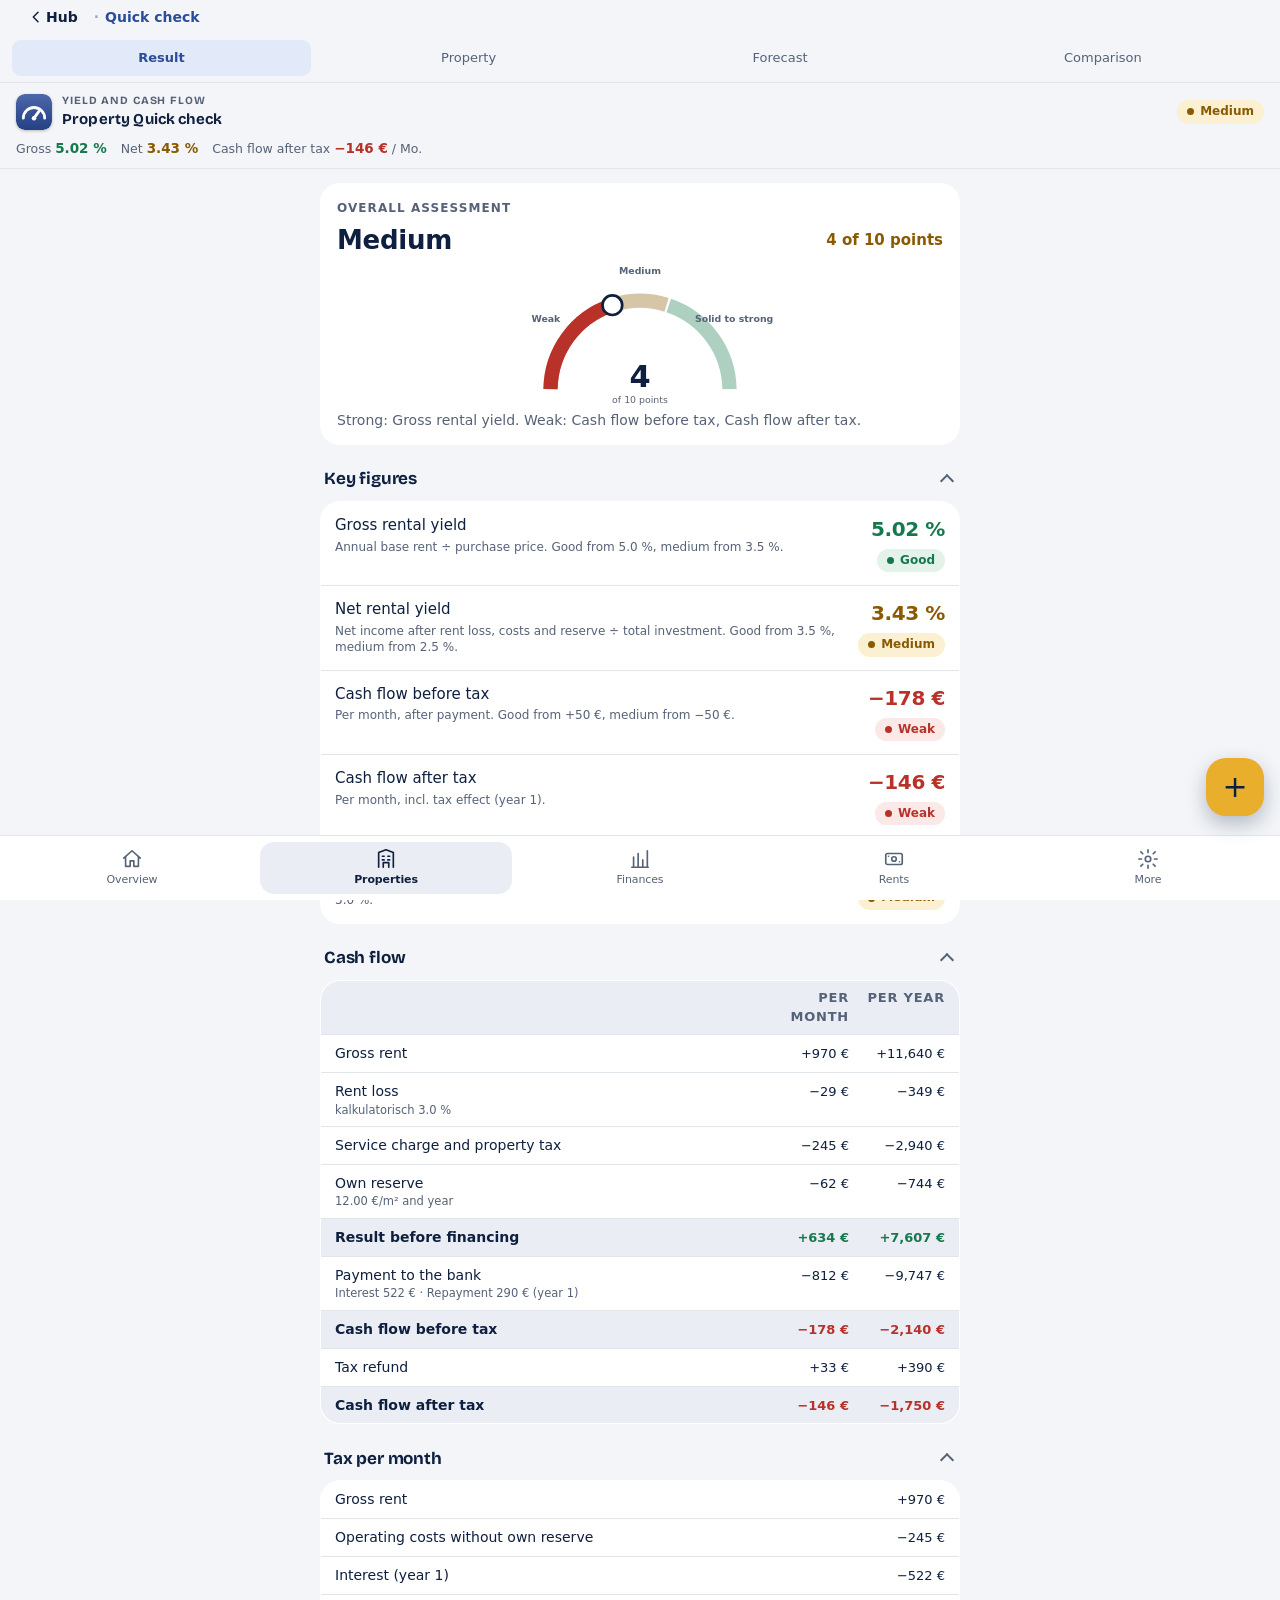
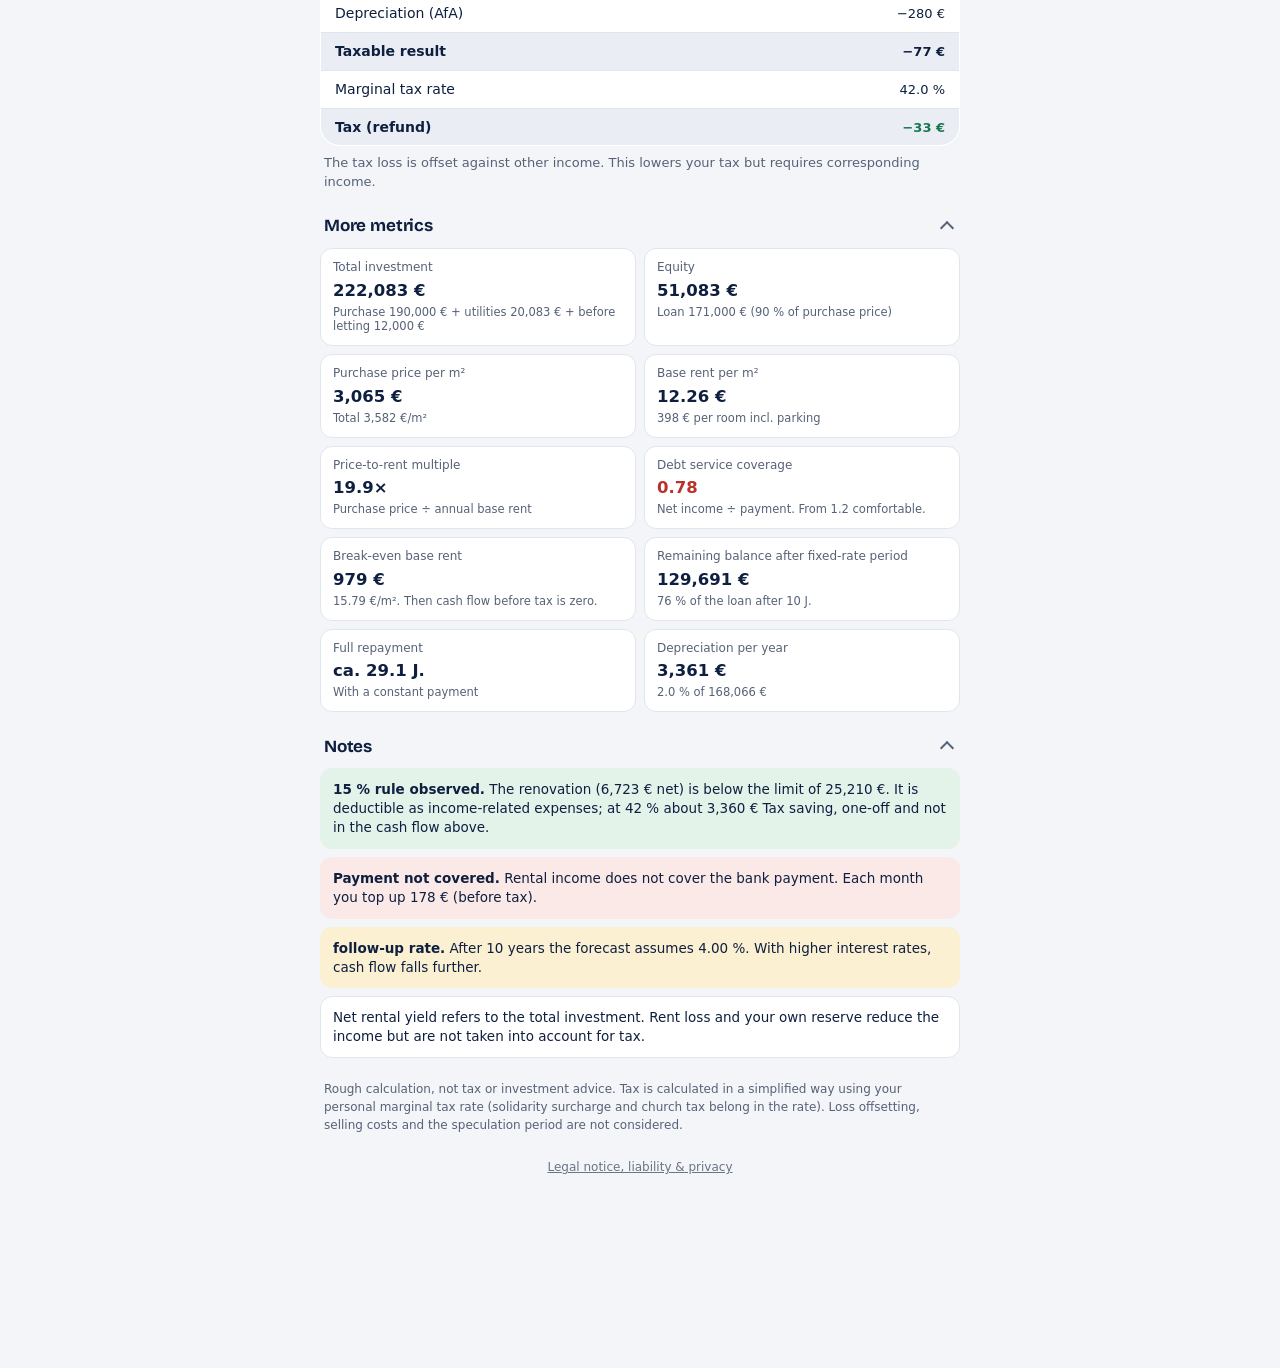
<file: immo-schnellcheck/index.html>
<!doctype html>
<html lang="de">
<head>
<meta charset="utf-8">
<meta name="viewport" content="width=device-width, initial-scale=1, viewport-fit=cover">
<meta name="apple-mobile-web-app-capable" content="yes">
<meta name="mobile-web-app-capable" content="yes">
<meta name="apple-mobile-web-app-title" content="Schnellcheck">
<meta name="apple-mobile-web-app-status-bar-style" content="default">
<meta name="theme-color" content="#F3F5F8" media="(prefers-color-scheme: light)">
<meta name="theme-color" content="#081225" media="(prefers-color-scheme: dark)">
<link rel="apple-touch-icon" href="apple-touch-icon.png">
<link rel="manifest" href="../manifest.webmanifest">
<link rel="icon" type="image/png" href="../shared/icons/icon-192.png">
<style>
@font-face{font-family:'IBM Plex Mono';src:url(fonts/plexmono-400.woff) format('woff');font-weight:400 500;font-style:normal;font-display:swap}
@font-face{font-family:'IBM Plex Mono';src:url(fonts/plexmono-600.woff) format('woff');font-weight:600 700;font-style:normal;font-display:swap}

:root{color-scheme:light;padding-top:env(safe-area-inset-top,0px);padding-bottom:env(safe-area-inset-bottom,0px)}
body{margin:0}img{max-width:100%}[hidden]{display:none!important}
/*BRAND*/
@font-face{font-family:'Bricolage Grotesque';src:url(fonts/bricolage-700.woff) format('woff');font-weight:500 800;font-style:normal;font-display:swap}
.brand{font-family:'Bricolage Grotesque',var(--font-body)}
.top{background:linear-gradient(180deg,color-mix(in srgb,var(--accent) 12%,var(--bg)),var(--bg))}
/*ENDBRAND*/
/*VIZ*/
.gauge{display:block;width:100%;max-width:340px;height:auto;margin:6px auto 0;overflow:visible}
.gauge text{font-family:var(--font-body);fill:var(--muted);font-size:10.5px}
.gauge .gz{font-weight:600}
/*ENDVIZ*/
</style>
<title>Immobilien Schnellcheck</title>
<style>
/* Layout: klebende Kopfzeile mit Live-Ergebnis, drei Reiter unten (Objekt, Ergebnis, Prognose).
   Eingaben als Zeilenliste wie in den iOS-Einstellungen, Zahlen in Mono wie auf einem Kontoauszug. */
:root{
  --bg:#EEF1F5; --surface:#FFFFFF; --surface2:#F4F6F9; --ink:#121C2B; --muted:#5A6778; --line:#DCE2EA;
  --accent:#2B4C9B; --accent-ink:#FFFFFF; --accent-soft:#E2E9F8;
  --good:#17804F; --good-soft:#DCF2E6; --mid:#8F5F00; --mid-soft:#FBEECB; --bad:#B3302F; --bad-soft:#F8DDDC;
  --font-body:-apple-system,BlinkMacSystemFont,'Segoe UI',Roboto,system-ui,sans-serif;
  --font-mono:'IBM Plex Mono',ui-monospace,'SF Mono',Menlo,monospace;
}
@media (prefers-color-scheme: dark){:root:not([data-theme="light"]){
  --bg:#0C1219; --surface:#151E29; --surface2:#1B2633; --ink:#E7EDF4; --muted:#9AA8B8; --line:#273445;
  --accent:#86A6F2; --accent-ink:#0C1219; --accent-soft:#1D2A47;
  --good:#47C48A; --good-soft:#12301F; --mid:#E3B341; --mid-soft:#352A0E; --bad:#F27F7D; --bad-soft:#3A1717;
  color-scheme:dark}}
:root[data-theme="dark"]{
  --bg:#0C1219; --surface:#151E29; --surface2:#1B2633; --ink:#E7EDF4; --muted:#9AA8B8; --line:#273445;
  --accent:#86A6F2; --accent-ink:#0C1219; --accent-soft:#1D2A47;
  --good:#47C48A; --good-soft:#12301F; --mid:#E3B341; --mid-soft:#352A0E; --bad:#F27F7D; --bad-soft:#3A1717;
  color-scheme:dark}

*{box-sizing:border-box}
body{background:var(--bg);color:var(--ink);font-family:var(--font-body);font-size:15px;line-height:1.45;
  padding-inline:16px;padding-block:0 96px;-webkit-text-size-adjust:100%}
button{font:inherit;color:inherit}
.num{font-family:var(--font-mono);font-variant-numeric:tabular-nums;letter-spacing:-.01em}

/* Kopfzeile */
.top{position:sticky;top:env(safe-area-inset-top,0px);z-index:5;margin-inline:-16px;padding:10px 16px 10px;
  background:var(--bg);border-bottom:1px solid var(--line)}
.top-row{display:flex;align-items:center;justify-content:space-between;gap:12px}
.brand{font-size:15px;font-weight:600;letter-spacing:.01em}
.brand small{display:block;font-size:11px;font-weight:500;color:var(--muted);letter-spacing:.08em;text-transform:uppercase}
.live{display:flex;gap:6px 14px;flex-wrap:wrap;margin-top:8px;font-size:12.5px;color:var(--muted)}
.live b{font-family:var(--font-mono);font-weight:600;font-size:13.5px}
.t-good{color:var(--good)} .t-mid{color:var(--mid)} .t-bad{color:var(--bad)}
.pill{display:inline-flex;align-items:center;gap:6px;border-radius:999px;padding:3px 10px;font-size:12px;font-weight:600;white-space:nowrap}
.pill::before{content:"";width:7px;height:7px;border-radius:50%;background:currentColor}
.p-good{background:var(--good-soft);color:var(--good)}
.p-mid{background:var(--mid-soft);color:var(--mid)}
.p-bad{background:var(--bad-soft);color:var(--bad)}
.p-none{background:var(--surface2);color:var(--muted)}

main{padding-block:14px 0;max-width:640px;margin-inline:auto}
.tab[hidden]{display:none}
h2{font-size:12px;font-weight:600;letter-spacing:.09em;text-transform:uppercase;color:var(--muted);margin:22px 4px 8px}
h2:first-child{margin-top:4px}
.card{background:var(--surface);border:1px solid var(--line);border-radius:14px;overflow:hidden}
.note{font-size:13px;color:var(--muted);margin:8px 4px}
.tools{display:flex;gap:8px;flex-wrap:wrap;margin:0 0 4px}
.btn{border:1px solid var(--line);background:var(--surface);color:var(--ink);border-radius:10px;padding:8px 12px;min-height:42px;font-size:14px;font-weight:500;cursor:pointer;display:inline-flex;align-items:center;justify-content:center;gap:6px;text-decoration:none}
.btn:focus-visible,.seg button:focus-visible,.tabbar button:focus-visible,.sum:focus-visible,input:focus-visible{outline:2px solid var(--accent);outline-offset:2px}
.btn-link{border:0;background:none;color:var(--accent);padding:0;font-size:13px;font-weight:600;cursor:pointer;text-decoration:underline;text-underline-offset:2px}
.card.pad{padding:12px 14px}
.btn.primary{background:var(--accent);border-color:var(--accent);color:var(--accent-ink);font-weight:600}
.btn.small{padding:6px 10px;font-size:13px}
.ok{background:var(--good-soft);color:var(--good);border-radius:10px;padding:8px 12px;font-size:13.5px}

/* Eingabe-Abschnitte */
details.sec{background:var(--surface);border:1px solid var(--line);border-radius:14px;margin-bottom:10px;overflow:hidden}
details.sec>summary{list-style:none;cursor:pointer;display:flex;justify-content:space-between;align-items:center;gap:10px;
  padding:14px 14px;font-weight:600;font-size:15px}
details.sec>summary::-webkit-details-marker{display:none}
details.sec>summary .chev{width:18px;height:18px;color:var(--muted);transition:transform .15s}
details.sec[open]>summary .chev{transform:rotate(90deg)}
details.sec>summary .sumval{margin-left:auto;font-weight:500;font-size:13px;color:var(--muted)}
.rows{border-top:1px solid var(--line)}
.row{display:grid;grid-template-columns:minmax(0,1fr) minmax(0,148px);gap:10px;align-items:center;padding:9px 14px;border-bottom:1px solid var(--line)}
.row:last-child{border-bottom:0}
.lab{min-width:0;font-size:14.5px}
.lab small{display:block;color:var(--muted);font-size:12px;line-height:1.3;margin-top:1px}
.inp{display:flex;align-items:center;gap:6px;background:var(--surface2);border:1px solid var(--line);border-radius:9px;padding:0 10px;min-width:0}
.inp input{width:100%;min-width:0;border:0;background:none;color:var(--ink);font-family:var(--font-mono);font-size:16px;
  text-align:right;padding:9px 0;outline-offset:6px}
.inp i{font-style:normal;color:var(--muted);font-size:13px;min-width:1ch}
.row.calc{background:var(--surface2)}
.row.calc .val{justify-self:end;text-align:right;font-family:var(--font-mono);font-size:14px;font-weight:600;font-variant-numeric:tabular-nums}
.row.full{grid-template-columns:minmax(0,1fr)}
.seg{display:grid;grid-template-columns:repeat(4,minmax(0,1fr));gap:4px;background:var(--surface2);border:1px solid var(--line);border-radius:10px;padding:3px}
.seg button{border:0;background:none;border-radius:7px;padding:8px 2px;font-size:14px;font-weight:500;cursor:pointer;color:var(--muted)}
.seg button[aria-checked="true"]{background:var(--accent);color:var(--accent-ink);font-weight:600}

/* Ergebnis */
.verdict{padding:16px 16px 14px}
.verdict .vl{font-size:12px;letter-spacing:.09em;text-transform:uppercase;color:var(--muted);font-weight:600}
.verdict .vh{display:flex;align-items:center;justify-content:space-between;gap:12px;margin-top:4px}
.verdict .vt{font-size:26px;font-weight:600;letter-spacing:-.01em}
.score{display:flex;gap:3px;margin-top:10px}
.score span{flex:1;height:8px;border-radius:3px;background:var(--line)}
.score.s-good span.on{background:var(--good)} .score.s-mid span.on{background:var(--mid)} .score.s-bad span.on{background:var(--bad)}
.verdict p{margin:10px 0 0;font-size:14px;color:var(--muted)}
.metric{display:grid;grid-template-columns:minmax(0,1fr) auto;gap:4px 12px;padding:13px 14px;border-bottom:1px solid var(--line)}
.metric:last-child{border-bottom:0}
.m-lab{font-weight:500}
.m-sub{font-size:12px;color:var(--muted);line-height:1.35;margin-top:2px}
.m-right{display:flex;flex-direction:column;align-items:flex-end;gap:5px}
.m-val{font-family:var(--font-mono);font-weight:600;font-size:20px;font-variant-numeric:tabular-nums;letter-spacing:-.02em}
.tbl{width:100%}
.tr{display:grid;grid-template-columns:minmax(0,1fr) 84px 88px;gap:8px;padding:8px 14px;border-bottom:1px solid var(--line);align-items:baseline;font-size:14px}
.tr:last-child{border-bottom:0}
.tr.head{font-size:11px;letter-spacing:.07em;text-transform:uppercase;color:var(--muted);background:var(--surface2);font-weight:600}
.tr .n{text-align:right;font-family:var(--font-mono);font-size:13px;font-variant-numeric:tabular-nums}
.tr.total{background:var(--surface2);font-weight:600}
.tr small{display:block;color:var(--muted);font-size:11.5px;font-weight:400}
.tr.tax{grid-template-columns:minmax(0,1fr) 96px}
.grid2{display:grid;grid-template-columns:repeat(2,minmax(0,1fr));gap:8px}
.tile{background:var(--surface);border:1px solid var(--line);border-radius:12px;padding:11px 12px;min-width:0}
.tile .tl{font-size:12px;color:var(--muted);line-height:1.3}
.tile .tv{font-family:var(--font-mono);font-weight:600;font-size:16.5px;margin-top:3px;font-variant-numeric:tabular-nums;overflow-wrap:anywhere}
.tile .ts{font-size:11.5px;color:var(--muted);margin-top:2px;line-height:1.3}
.hint{display:flex;gap:10px;padding:11px 12px;border-radius:12px;font-size:13.5px;line-height:1.4;margin-bottom:8px;border:1px solid var(--line);background:var(--surface)}
.hint.h-bad{background:var(--bad-soft);border-color:transparent} .hint.h-good{background:var(--good-soft);border-color:transparent} .hint.h-mid{background:var(--mid-soft);border-color:transparent}
.empty{padding:28px 18px;text-align:center;color:var(--muted)}
.empty b{display:block;color:var(--ink);font-size:16px;margin-bottom:6px}

/* Prognose */
.chartwrap{padding:12px 10px 10px}
.chartwrap svg{display:block;width:100%;height:auto;max-width:100%}
.chartwrap text{font-family:var(--font-mono);font-size:10px;fill:var(--muted)}
.legend{display:flex;flex-wrap:wrap;gap:6px 14px;padding:0 6px;font-size:12px;color:var(--muted)}
.legend span{display:inline-flex;align-items:center;gap:6px}
.legend i{display:inline-block;width:18px;height:0;border-top:3px solid currentColor}
.scroll{overflow-x:auto;-webkit-overflow-scrolling:touch}
table.proj{border-collapse:collapse;width:100%;min-width:560px;font-size:12.5px}
table.proj th,table.proj td{padding:8px 10px;text-align:right;border-bottom:1px solid var(--line);white-space:nowrap;font-family:var(--font-mono);font-variant-numeric:tabular-nums}
table.proj th{font-family:var(--font-body);font-size:11px;letter-spacing:.06em;text-transform:uppercase;color:var(--muted);background:var(--surface2);font-weight:600}
table.proj th:first-child,table.proj td:first-child{text-align:left;position:sticky;left:0;background:var(--surface2)}
table.proj tr:last-child td{border-bottom:0}

.foot{font-size:12px;color:var(--muted);margin:22px 4px 0;line-height:1.5}

/* Tab-Leiste */
.tabbar{position:fixed;left:0;right:0;bottom:0;z-index:6;display:grid;grid-template-columns:repeat(3,1fr);gap:4px;
  background:var(--surface);border-top:1px solid var(--line);padding:6px 10px calc(6px + env(safe-area-inset-bottom,0px))}
.tabbar button{border:0;background:none;border-radius:10px;padding:6px 4px;display:flex;flex-direction:column;align-items:center;gap:2px;
  font-size:11.5px;font-weight:500;color:var(--muted);cursor:pointer}
.tabbar button svg{width:22px;height:22px}
.tabbar button[aria-selected="true"]{color:var(--accent);background:var(--accent-soft);font-weight:600}
@media (prefers-reduced-motion:reduce){*{transition:none!important}}
/*FOLD2*/
.req{color:var(--bad);font-weight:700;margin-left:3px}
.row.miss .inp{border-color:var(--bad);box-shadow:0 0 0 1px var(--bad)}
.misspill{margin-left:auto;font-size:11.5px;font-weight:600;color:var(--bad);background:var(--bad-soft);border-radius:999px;padding:2px 9px;white-space:nowrap}
.misspill:not([hidden])+.sumval{margin-left:8px}
details.more{border-top:1px solid var(--line)}
details.more>summary{list-style:none;cursor:pointer;display:flex;align-items:center;gap:8px;min-height:44px;padding:0 14px;font-size:13px;font-weight:600;color:var(--accent)}
details.more>summary::-webkit-details-marker{display:none}
details.more>summary::after{content:'';width:7px;height:7px;border-right:2px solid currentColor;border-bottom:2px solid currentColor;transform:rotate(45deg);margin:-3px 0 0 auto;transition:transform .15s}
details.more[open]>summary::after{transform:rotate(-135deg);margin-top:3px}
details.more>summary small{font-weight:400;color:var(--muted)}
details.more>.row:first-of-type{border-top:1px solid var(--line)}
details.fold{margin:12px 0 0}
details.fold>summary{list-style:none;cursor:pointer;display:flex;align-items:center;gap:8px;min-height:44px;padding:0 4px;-webkit-tap-highlight-color:transparent}
details.fold>summary::-webkit-details-marker{display:none}
details.fold>summary h2{margin:0;flex:1}
details.fold>summary::after{content:'';width:8px;height:8px;border-right:2px solid var(--muted);border-bottom:2px solid var(--muted);transform:rotate(45deg);transition:transform .15s;margin:-4px 4px 0 0}
details.fold[open]>summary::after{transform:rotate(-135deg);margin-top:4px}
.fold-tools{display:flex;gap:4px;justify-content:flex-end;margin:6px 0 8px}
.fold-tools button{border:0;background:none;color:var(--accent);font-size:12.5px;padding:6px;text-decoration:underline;min-height:32px}
.reqnote{font-size:12.5px;color:var(--muted);margin:2px 4px 8px}
/*ENDFOLD2*/
/*CMP*/
.tabbar{grid-template-columns:repeat(4,1fr)}
.cmp-in{display:flex;gap:8px;padding:12px 14px}
.cmp-in input{flex:1;min-width:0;background:var(--surface2);border:1px solid var(--line);border-radius:10px;padding:10px 11px;font-size:16px;color:var(--ink)}
.offer{display:grid;grid-template-columns:minmax(0,1fr) auto;gap:2px 10px;padding:11px 14px;border-top:1px solid var(--line);align-items:center}
.offer .n{font-weight:600;min-width:0;overflow-wrap:anywhere}
.offer .sb{font-size:12.5px;color:var(--muted)}
.offer .ac{grid-column:1/-1;display:flex;gap:6px;flex-wrap:wrap;margin-top:6px}
.cmp-wrap{overflow-x:auto;-webkit-overflow-scrolling:touch;border-radius:14px}
table.cmp{border-collapse:separate;border-spacing:0;width:100%;font-size:13px}
table.cmp th,table.cmp td{padding:9px 10px;text-align:right;border-top:1px solid var(--line);white-space:nowrap;min-width:96px;background:var(--surface)}
table.cmp thead th{border-top:0;font-weight:600;vertical-align:bottom;white-space:normal;line-height:1.25;max-width:130px;overflow-wrap:anywhere}
table.cmp th:first-child,table.cmp td:first-child{position:sticky;left:0;z-index:1;text-align:left;min-width:112px;max-width:112px;white-space:normal;font-weight:500;color:var(--muted);box-shadow:1px 0 0 var(--line)}
table.cmp tr.grp td{background:var(--surface2);font-size:11px;font-weight:600;letter-spacing:.08em;text-transform:uppercase;color:var(--muted);padding:6px 10px}
table.cmp td.best{background:var(--good-soft);color:var(--good);font-weight:700}
table.cmp td.na{color:var(--muted)}
.cmp-best{margin:10px 4px 0;font-size:13.5px}
/*ENDCMP*/
</style>

<link rel="stylesheet" href="../shared/ui.css">
<script>window.IMMO_I18N=1;</script>
<script src="../shared/i18n-en.js"></script>
<script src="../shared/core.js"></script>
</head>
<body>
<header class="top">
  <div class="top-row">
    <div class="brand" data-brand style="display:flex;align-items:center;gap:10px"><img src="data:image/svg+xml,%3Csvg xmlns=%22http://www.w3.org/2000/svg%22 width=%2264%22 height=%2264%22 viewBox=%220 0 64 64%22%3E%3Cdefs%3E%3ClinearGradient id=%22g%22 x1=%220%22 y1=%220%22 x2=%220%22 y2=%221%22%3E%3Cstop offset=%220%22 stop-color=%22%23fff%22 stop-opacity=%22.16%22/%3E%3Cstop offset=%221%22 stop-color=%22%23000%22 stop-opacity=%22.14%22/%3E%3C/linearGradient%3E%3C/defs%3E%3Crect width=%2264%22 height=%2264%22 rx=%2215%22 fill=%22%232B4C9B%22/%3E%3Crect width=%2264%22 height=%2264%22 rx=%2215%22 fill=%22url%28%23g%29%22/%3E%3Cpath d=%22M13 43a19 19 0 0 1 38 0%22 fill=%22none%22 stroke=%22%23fff%22 stroke-width=%225%22 stroke-linecap=%22round%22/%3E%3Cpath d=%22M32 43L42 29%22 stroke=%22%23fff%22 stroke-width=%225%22 stroke-linecap=%22round%22/%3E%3Ccircle cx=%2232%22 cy=%2243%22 r=%224%22 fill=%22%23fff%22/%3E%3C/svg%3E" width="36" height="36" alt="" style="border-radius:9px;flex:none;box-shadow:0 1px 3px rgba(0,0,0,.25)"><div><small>Rendite und Cashflow</small>Immobilien Schnellcheck</div></div>
    <span id="liveVerdict" class="pill p-none">Eingaben ergänzen</span>
  </div>
  <div class="live" id="live"></div>
</header>

<main>
  <section class="tab" id="tab-eingabe" aria-label="Eingaben">
    <div class="tools">
      <button class="btn" id="btnNew" type="button">Neues Objekt</button>
      <button class="btn" id="btnDemo" type="button">Beispiel laden</button>
    </div>
    <div id="hubCard" style="margin:0 0 14px"></div>
    <div class="fold-tools"><button type="button" id="foldAll">Alle aufklappen</button><button type="button" id="foldNone">Alle zuklappen</button></div>
    <p class="reqnote"><span class="req">*</span> Pflichtfelder für die Bewertung: Kaufpreis, Wohnfläche, Kaltmiete. Selten gebrauchte Felder liegen unter „Weitere Angaben“.</p>
    <p class="note">Die Felder enthalten ein Beispielobjekt. Überschreibe es mit deinen Werten, Ergebnisse siehst du oben und im Reiter „Ergebnis“.</p>
    <details id="impBox" style="border:1px solid rgba(128,128,128,.45);border-radius:12px;padding:10px 14px;margin:0 0 14px">
<summary style="cursor:pointer;font-weight:600;min-height:28px">Aus Besichtigung übernehmen</summary>
<p style="margin:8px 0;font-size:13px;opacity:.8">Füge den Übergabecode aus der Besichtigungs-App ein. Wenn du über den Link aus der Besichtigung kommst, sind die Werte schon eingetragen.</p>
<textarea id="impText" aria-label="Übergabecode" style="width:100%;min-height:70px;font:inherit;font-size:16px;color:inherit;background:rgba(128,128,128,.1);border:1px solid rgba(128,128,128,.4);border-radius:8px;padding:8px" placeholder="BESICHTIGUNG:..."></textarea>
<button id="impBtn" type="button" style="margin-top:8px;min-height:42px;padding:0 16px;font:inherit;font-weight:600;border:1px solid currentColor;border-radius:10px;background:transparent;color:inherit">Übernehmen</button>
<div id="impMsg" role="status" style="margin-top:8px;font-size:13px"></div>
</details>
    <div id="form"></div>
  </section>
  <section class="tab" id="tab-ergebnis" aria-label="Ergebnis" hidden></section>
  <section class="tab" id="tab-prognose" aria-label="Prognose" hidden></section>
  <section class="tab" id="tab-vergleich" aria-label="Angebote vergleichen" hidden>
    <h2>Angebot speichern</h2>
    <div class="card"><div class="cmp-in"><input id="offName" type="text" maxlength="40" placeholder="Name, z. B. Musterstraße 5" aria-label="Name des Angebots" autocomplete="off"><button class="btn primary" id="offSave" type="button">Speichern</button></div>
      <div class="offer" style="border-top:1px solid var(--line)"><span class="sb" style="grid-column:1/-1">Speichert alle aktuellen Eingaben als Angebot. Du kannst bis zu 6 Angebote nebeneinander vergleichen. Das Objekt im Reiter „Objekt“ erscheint immer als erste Spalte.</span></div></div>
    <div id="cmpHost"></div>
  </section>
  <p class="foot">Orientierungsrechnung, keine Steuer- oder Anlageberatung. Die Steuer wird vereinfacht über deinen persönlichen Grenzsteuersatz berechnet (Soli und Kirchensteuer gehören in den Satz). Verlustverrechnung, Verkaufskosten und Spekulationsfrist sind nicht berücksichtigt.</p>
</main>

<nav class="tabbar" role="tablist" aria-label="Bereiche">
  <button role="tab" data-tab="ergebnis" aria-selected="true" type="button">
    <svg viewBox="0 0 24 24" fill="none" stroke="currentColor" stroke-width="1.8" stroke-linecap="round" stroke-linejoin="round" aria-hidden="true"><path d="M4 19V10M10 19V5M16 19v-7M21 19H3"/></svg>Ergebnis</button>
  <button role="tab" data-tab="eingabe" aria-selected="false" type="button">
    <svg viewBox="0 0 24 24" fill="none" stroke="currentColor" stroke-width="1.8" stroke-linecap="round" aria-hidden="true"><path d="M4 7h10M18 7h2M4 17h2M10 17h10"/><circle cx="16" cy="7" r="2"/><circle cx="8" cy="17" r="2"/></svg>Objekt</button>
  <button role="tab" data-tab="prognose" aria-selected="false" type="button">
    <svg viewBox="0 0 24 24" fill="none" stroke="currentColor" stroke-width="1.8" stroke-linecap="round" stroke-linejoin="round" aria-hidden="true"><path d="M3 17l6-6 4 4 8-8"/><path d="M15 7h6v6"/></svg>Prognose</button>
  <button role="tab" data-tab="vergleich" aria-selected="false" type="button">
    <svg viewBox="0 0 24 24" fill="none" stroke="currentColor" stroke-width="1.8" stroke-linecap="round" stroke-linejoin="round" aria-hidden="true"><rect x="3.5" y="4" width="7" height="16" rx="1.5"/><rect x="13.5" y="4" width="7" height="16" rx="1.5"/><path d="M6 9h2M6 13h2M16 9h2M16 13h2"/></svg>Vergleich</button>
</nav>

<script>
/*CALC_START*/
const clamp=(v,a,b)=>Math.min(Math.max(v,a),b);
const div=(a,b)=>b?a/b:0;
function suggestAfa(bj){ if(!bj) return 2; if(bj<1925) return 2.5; if(bj>=2023) return 3; return 2; }
function rating(v,good,ok){ if(v===null||!isFinite(v)) return 1; return v>=good?2:(v>=ok?1:0); }

/* Disagio als Werbungskosten: sofort im ersten Jahr nur, wenn es marktüblich ist (höchstens 5 % bei mindestens 5 Jahren Bindung), sonst verteilt über die Bindung. */
function disDed(dis,bind,t,pct){ if(!(dis>0)) return 0; const b=Math.round(bind); if(b>=5&&!(pct>5)) return t===1?dis:0; const n=Math.max(1,b); return t<=n?dis/n:0; }
/* Effektiver Jahreszins über die Zinsbindung: Auszahlung = Darlehen minus Disagio. */
function effDis(D,dis,rateM,bind,rest){
  const n=Math.round(bind)*12; if(!(D>0)||n<1) return null;
  const f=i=>{ let v=rest/Math.pow(1+i,n); for(let k=1;k<=n;k++) v+=rateM/Math.pow(1+i,k); return v-(D-dis); };
  let lo=0,hi=0.05; if(f(lo)<0) return null; while(f(hi)>0&&hi<1) hi*=2;
  for(let j=0;j<60;j++){ const m=(lo+hi)/2; if(f(m)>0) lo=m; else hi=m; }
  return (Math.pow(1+(lo+hi)/2,12)-1)*100;
}
/* Neues Darlehen ab dem Folgemonat über die gemeinsame Rechnung (ImmoCore.project): nach der Zinsbindung gilt der Anschlusszins bei gleicher Rate. */
function amortize(D,z1,z2,tilgPct,bindJ,years){
  const P=ImmoCore.project({loan:D,zins:z1,tilg:tilgPct,fix:bindJ},{fresh:true,months:years*12,dZins:z2-z1});
  const rows=[]; let last=D;
  for(let y=0;y<years;y++){ let zi=0,ti=0; for(let m=y*12;m<y*12+12;m++){ const r=P.rows[m]; if(!r) continue; zi+=r.it; ti+=r.pr; last=r.bal; } rows.push({zins:zi,tilg:ti,rest:P.rows.length?last:0}); }
  return {rows,payoffM:P.payoffM,rate:D*(z1+tilgPct)/1200};
}

function calc(s){
  /* Zinsbindung immer in ganzen Jahren, mindestens 1 Jahr. */
  s=Object.assign({},s,{bindung:Math.max(1,Math.round(+s.bindung||0))});
  const r={};
  r.nkPct=s.grest+s.notar+s.makler;
  r.nk=s.kp*r.nkPct/100;
  r.kosten=s.kueche+s.renov;
  r.gesamt=s.kp+r.nk+r.kosten;
  r.darlehen=clamp(s.darlehen,0,r.gesamt);
  r.dis=r.darlehen*clamp(s.dis||0,0,20)/100;
  r.ek=r.gesamt-r.darlehen+r.dis;
  r.quoteEff=div(r.darlehen,s.kp)*100;
  const am=amortize(r.darlehen,s.zins,s.anschluss,s.tilg,s.bindung,50);
  r.am=am; r.rateM=am.rate;
  r.restBindung=s.bindung>0?am.rows[Math.min(Math.round(s.bindung),50)-1].rest:r.darlehen;
  r.tilgungsjahre=am.payoffM?am.payoffM/12:null;

  r.nettoKaltM=s.kalt+s.stell+s.sonst;
  r.nkUmlM=s.hgUml+s.grundst/12;
  r.warmM=r.nettoKaltM+r.nkUmlM;
  r.hausgeldM=s.hgUml+s.hgNicht;
  r.bewM=s.hgUml+s.hgNicht+s.grundst/12;          // Bewirtschaftung ohne eigene Rücklage
  r.ausfallM=r.warmM*s.ausfall/100;
  r.ruecklJ=s.ruecklage*s.qm; r.ruecklM=r.ruecklJ/12;
  r.noiM=r.warmM-r.ausfallM-r.bewM-r.ruecklM;
  r.cfVorM=r.noiM-r.rateM;

  r.gebWert=s.kp*s.geb/100; r.nkGeb=r.nk*s.geb/100;
  /* 15-%-Grenze (§ 6 Abs. 1 Nr. 1a EStG): Gebäudeanteil inklusive anteiliger Kaufnebenkosten. Verglichen wird netto, die Renovierung wird brutto eingegeben. */
  r.grenze15=(r.gebWert+r.nkGeb)*0.15;
  r.renovNetto=s.renov/1.19;
  r.regelUeber=r.renovNetto>r.grenze15;
  r.renovSofort=r.regelUeber?0:s.renov;
  r.renovAktiv=r.regelUeber?s.renov:0;
  r.afaBasis=r.gebWert+r.nkGeb+r.renovAktiv;
  r.afaJ=r.afaBasis*s.afa/100;

  r.zins1M=am.rows[0].zins/12; r.tilg1J=am.rows[0].tilg;
  r.disJ=disDed(r.dis,s.bindung,1,s.dis);
  r.zveM=r.warmM-r.bewM-r.zins1M-r.afaJ/12-r.disJ/12;
  r.effD=r.dis>0?effDis(r.darlehen,r.dis,am.rate,s.bindung,r.restBindung):null;
  r.steuerM=r.zveM*s.grenz/100;
  r.cfNachM=r.cfVorM-r.steuerM;
  r.sofortSteuer=r.regelUeber?0:s.renov*s.grenz/100;

  r.ready=s.kp>0&&r.nettoKaltM>0&&s.qm>0;
  r.brutto=div(r.nettoKaltM*12,s.kp)*100;
  r.netto=div(r.noiM*12,r.gesamt)*100;
  r.ekValid=r.ek>0.5;
  r.ekCf=r.ekValid?div(r.cfNachM*12,r.ek)*100:null;
  r.ekTilg=r.ekValid?div(r.cfNachM*12+r.tilg1J,r.ek)*100:null;
  r.wertZ1=s.kp*s.wert/100;
  r.vermZ=r.cfNachM*12+r.tilg1J+r.wertZ1;
  r.ekGesamt=r.ekValid?div(r.vermZ,r.ek)*100:null;
  r.faktor=div(s.kp,r.nettoKaltM*12);
  r.dscr=r.rateM>0?r.noiM/r.rateM:null;
  const warmBE=(r.bewM+r.ruecklM+r.rateM)/(1-s.ausfall/100);
  r.beNettoKaltM=warmBE-r.nkUmlM;
  r.beKaltQm=div(r.beNettoKaltM,s.qm);

  r.rt={
    brutto:rating(r.brutto,s.tBrG,s.tBrO),
    netto:rating(r.netto,s.tNeG,s.tNeO),
    cfVor:rating(r.cfVorM,s.tCfG,s.tCfO),
    cfNach:rating(r.cfNachM,s.tCfG,s.tCfO),
    ek:rating(r.ekTilg,s.tEkG,s.tEkO)
  };
  r.score=r.rt.brutto+r.rt.netto+r.rt.cfVor+r.rt.cfNach+r.rt.ek;
  r.level=r.score>=8?'stark':(r.score>=6?'solide':(r.score>=4?'mittel':'schwach'));
  return r;
}

function project(s,r,N){
  const rows=[]; let kum=0,afaCum=0,wPrev=s.kp;
  const series={t:[0],wert:[s.kp],rest:[r.darlehen],gewinn:[s.kp-r.darlehen-r.ek]};
  for(let t=1;t<=N;t++){
    const g=Math.pow(1+s.miete/100,t-1), c=Math.pow(1+s.kost/100,t-1);
    const warm=r.nettoKaltM*12*g+r.nkUmlM*12*c;
    const bew=r.bewM*12*c;
    const ruecklage=r.ruecklJ*c;
    const ausfall=warm*s.ausfall/100;
    const a=r.am.rows[t-1];
    const afa=Math.min(r.afaJ,Math.max(r.afaBasis-afaCum,0)); afaCum+=afa;
    const noi=warm-ausfall-bew-ruecklage;
    const cfVor=noi-(a.zins+a.tilg);
    const steuer=(warm-bew-a.zins-afa-disDed(r.dis,s.bindung,t,s.dis)-(t===1?r.renovSofort:0))*s.grenz/100;
    const cfNach=cfVor-steuer; kum+=cfNach;
    const wert=s.kp*Math.pow(1+s.wert/100,t);
    const verm=(wert-wPrev)+a.tilg+cfNach; wPrev=wert;
    const gewinn=wert-a.rest-r.ek+kum;
    rows.push({t,warm,zins:a.zins,tilg:a.tilg,cfNach,wert,rest:a.rest,gewinn,verm,kum});
    series.t.push(t); series.wert.push(wert); series.rest.push(a.rest); series.gewinn.push(gewinn);
  }
  return {rows,series};
}
/*CALC_END*/

/* ---------- Zustand ---------- */
const DEFAULTS={kp:190000,bj:1998,qm:62,zi:2,grest:5,notar:2,makler:3.57,quote:90,darlehen:171000,zins:3.7,dis:0,tilg:2,bindung:10,anschluss:4,
  kueche:4000,renov:8000,geb:80,afa:2,afaAuto:true,grenz:42,kalt:760,mqm:0,mieteMode:'abs',stell:35,sonst:0,hgUml:150,hgNicht:70,grundst:300,
  ausfall:3,ruecklage:12,kost:2,miete:2,wert:2,horizont:10,alt:3,altSt:26.375,
  tBrG:5,tBrO:3.5,tNeG:3.5,tNeO:2.5,tCfG:50,tCfO:-50,tEkG:6,tEkO:3};
const OBJEKT_KEYS=['kp','bj','qm','zi','kueche','renov','darlehen','kalt','mqm','stell','sonst','hgUml','hgNicht','grundst'];
const STORE='immobilien-schnellcheck-v1';
let s=Object.assign({},DEFAULTS);
try{ const raw=localStorage.getItem(STORE); if(raw) s=Object.assign({},DEFAULTS,JSON.parse(raw)); }catch(e){}
if(!s.mqm) s.mqm=s.qm>0?s.kalt/s.qm:0;
if(!Array.isArray(s.offers)) s.offers=[];
function save(){ try{ localStorage.setItem(STORE,JSON.stringify(s)); }catch(e){} try{ pubSc(); }catch(e){} }
/* Ergebnis für die Kachel im Hub: aktuelles Objekt und gespeicherte Angebote mit Hub-Bezug */
function pubSc(){ const L={stark:['Stark','ok'],solide:['Solide','ok'],mittel:['Mittel','mid'],schwach:['Schwach','bad']}, map={};
  const one=st=>{ if(!st||!st.hubId||map[st.hubId]) return; const r=calc(Object.assign({},DEFAULTS,st));
    if(!r.ready){ map[st.hubId]={v:'–',s:'Angaben fehlen',st:'none'}; return; }
    const l=L[r.level]||['','none']; map[st.hubId]={v:r.score+' / 10',s:l[0]+' · Brutto '+pct(r.brutto),st:l[1]}; };
  one(s); (s.offers||[]).forEach(o=>one(o.s)); ImmoCore.pubSum('sc',map); }

/* ---------- Formatierung ---------- */
const nf=(d)=>new Intl.NumberFormat(ImmoCore.loc,{minimumFractionDigits:0,maximumFractionDigits:d});
const fmtNum=(v,d)=>nf(d).format(v);
const eur=(v,d=0,sign=false)=>ImmoCore.eur(v,d,sign);
const pct=(v,d=2,sign=false)=>{ if(v===null||!isFinite(v)) return '–';
  return new Intl.NumberFormat(ImmoCore.loc,{minimumFractionDigits:d,maximumFractionDigits:d,signDisplay:sign?'exceptZero':'auto'}).format(v)+' %'; };
const dec=(v,d=2)=>(v===null||!isFinite(v))?'–':new Intl.NumberFormat(ImmoCore.loc,{minimumFractionDigits:d,maximumFractionDigits:d}).format(v);
const tone=(n)=>n===2?'good':(n===1?'mid':'bad');
const toneWord=(n)=>n===2?'Gut':(n===1?'Mittel':'Schwach');
const sgnTone=(v)=>v>=0.5?'good':(v>-0.5?'mid':'bad');

/* ---------- Formular ---------- */
const SECTIONS=[
 {id:'objekt',t:'Objekt',open:true,rows:[
  {k:'kp',l:'Kaufpreis',u:'€',d:0},
  {k:'bj',l:'Baujahr',u:'',d:0,plain:true},
  {k:'qm',l:'Wohnfläche',u:'m²',d:2},
  {k:'zi',l:'Zimmer',u:'',d:1,more:1},
  {c:'objInfo',l:'Auf einen Blick'}]},
 {id:'nk',t:'Kaufnebenkosten',sum:'nkSum',rows:[
  {k:'grest',l:'Grunderwerbsteuer',h:'Baden-Württemberg: 5,0 %',u:'%',d:2},
  {k:'notar',l:'Notar und Grundbuch',u:'%',d:2},
  {k:'makler',l:'Makler',h:'0 bei Provisionsfreiheit',u:'%',d:2},
  {c:'nkSum',l:'Summe'}]},
 {id:'fin',t:'Finanzierung',open:true,rows:[
  {seg:true,l:'Darlehen in % vom Kaufpreis',h:'Nebenkosten und Kosten vor Vermietung zahlt das Eigenkapital.'},
  {k:'darlehen',l:'Darlehenshöhe',u:'€',d:0},
  {c:'ekC',l:'Eigenkapital'},
  {k:'zins',l:'Sollzins',u:'%',d:2},
  {k:'dis',more:1,l:'Disagio (optional)',h:'Trage den niedrigeren Sollzins oben ein. Kommt zum Eigenkapital, mindert die Steuer im 1. Jahr.',u:'%',d:2},
  {k:'tilg',l:'Anfängliche Tilgung',u:'%',d:2},
  {k:'bindung',l:'Zinsbindung',u:'Jahre',d:0},
  {k:'anschluss',more:1,l:'Zins danach',h:'Annahme für die Prognose, Rate bleibt gleich',u:'%',d:2},
  {c:'rateC',l:'Rate an die Bank (Annuität)'},
  {c:'effC',more:1,l:'Effektivzins mit Disagio'},
  {c:'restC',l:'Restschuld nach Zinsbindung'}]},
 {id:'vor',t:'Kosten vor Vermietung',sum:'vorSum',rows:[
  {k:'kueche',l:'Küche und Einrichtung',h:'Zählt nicht zur 15-%-Regel',u:'€',d:0},
  {k:'renov',l:'Renovierung und Sanierung',h:'Brutto, innerhalb von 3 Jahren nach Kauf',u:'€',d:0},
  {c:'regC',l:'15-%-Regel'}]},
 {id:'afa',t:'Abschreibung und Steuer',rows:[
  {k:'geb',l:'Anteil Gebäude am Kaufpreis',u:'%',d:1},
  {k:'afa',l:'AfA',u:'%',d:2},
  {afaHint:true},
  {c:'afaBasis',l:'Basis für die Abschreibung'},
  {c:'afaJ',l:'Abschreibung pro Jahr'},
  {k:'grenz',l:'Persönlicher Grenzsteuersatz',h:'inkl. Soli und Kirchensteuer, falls zutreffend',u:'%',d:1}]},
 {id:'miete',t:'Miete',open:true,rows:[
  {k:'mqm',l:'Miete pro m²',h:'Kaltmiete = Miete pro m² × Wohnfläche. Du kannst auch die Kaltmiete eintragen.',u:'€/m²',d:2},
  {k:'kalt',l:'Kaltmiete',h:'pro Monat',u:'€',d:2},
  {k:'stell',l:'Stellplatz / Garage',h:'pro Monat',u:'€',d:2},
  {k:'sonst',more:1,l:'Sonstiges',h:'pro Monat',u:'€',d:2},
  {c:'nettoKalt',l:'Nettokaltmiete'},
  {c:'warm',l:'Warmmiete',h:'inkl. umlagefähiger Kosten'}]},
 {id:'bew',t:'Laufende Kosten',rows:[
  {k:'hgUml',l:'Hausgeld, umlagefähig',h:'pro Monat',u:'€',d:2},
  {k:'hgNicht',l:'Hausgeld, nicht umlagefähig',h:'pro Monat, inkl. WEG-Rücklage',u:'€',d:2},
  {c:'hgSum',l:'Hausgeld gesamt'},
  {k:'grundst',l:'Grundsteuer, umlagefähig',h:'pro Jahr',u:'€',d:0},
  {k:'ausfall',more:1,l:'Mietausfall, kalkulatorisch',u:'%',d:2},
  {k:'ruecklage',more:1,l:'Eigene Instandhaltungsrücklage',h:'pro m² und Jahr',u:'€',d:2},
  {c:'ruecklC',more:1,l:'Rücklage pro Jahr'}]},
 {id:'prog',t:'Prognose-Annahmen',rows:[
  {k:'kost',l:'Kostensteigerung p. a.',u:'%',d:2},
  {k:'miete',l:'Mietsteigerung p. a.',u:'%',d:2},
  {k:'wert',l:'Wertsteigerung p. a.',u:'%',d:2},
  {k:'horizont',l:'Betrachtungszeitraum',u:'Jahre',d:0},
  {k:'alt',more:1,l:'Alternative Anlage, Rendite p. a.',h:'Festgeld oder Fonds, vor Steuern',u:'%',d:2},
  {k:'altSt',more:1,l:'Steuer auf die Erträge der Alternative',h:'Abgeltungsteuer inkl. Soli: 26,375 %',u:'%',d:3}]},
 {id:'thr',t:'Bewertungsschwellen',rows:[
  {k:'tBrG',l:'Bruttorendite gut ab',u:'%',d:2},{k:'tBrO',l:'Bruttorendite mittel ab',u:'%',d:2},
  {k:'tNeG',l:'Nettorendite gut ab',u:'%',d:2},{k:'tNeO',l:'Nettorendite mittel ab',u:'%',d:2},
  {k:'tCfG',l:'Cashflow gut ab',h:'pro Monat',u:'€',d:0},{k:'tCfO',l:'Cashflow mittel ab',h:'pro Monat',u:'€',d:0},
  {k:'tEkG',l:'EK-Rentabilität gut ab',u:'%',d:2},{k:'tEkO',l:'EK-Rentabilität mittel ab',u:'%',d:2}]}
];
const INT_KEYS=new Set(['bindung','horizont']);
const REQ={kp:'Kaufpreis',qm:'Wohnfläche',kalt:'Kaltmiete'};
const MORE_LAB={objekt:'Zimmerzahl',fin:'Disagio, Anschlusszins',miete:'Sonstige Einnahmen',bew:'Mietausfall, Rücklage',prog:'Alternative Anlage'};
const UIKEY='immobilien-schnellcheck-ui-v1'; let ui={}; try{ ui=JSON.parse(localStorage.getItem(UIKEY)||'{}')||{}; }catch(e){ ui={}; }
const isOpen=(id,def)=>id in ui?!!ui[id]:!!def;
function saveUi(){ try{ localStorage.setItem(UIKEY,JSON.stringify(ui)); }catch(e){} }
const inputs={};
const chevron='<svg class="chev" viewBox="0 0 24 24" fill="none" stroke="currentColor" stroke-width="2.2" stroke-linecap="round" stroke-linejoin="round" aria-hidden="true"><path d="M9 6l6 6-6 6"/></svg>';

function rowHtml(row){
  if(row.k){ const rq=REQ[row.k]?'<span class="req" aria-hidden="true">*</span>':'';
    return `<label class="row" for="f-${row.k}" data-rk="${row.k}"><span class="lab">${row.l}${rq}${row.h?`<small>${row.h}</small>`:''}</span>`+
    `<span class="inp"><input id="f-${row.k}" data-k="${row.k}" inputmode="${INT_KEYS.has(row.k)||row.plain?'numeric':'decimal'}" autocomplete="off" enterkeyhint="done"${REQ[row.k]?' aria-required="true"':''}><i>${row.u}</i></span></label>`;
  }else if(row.c){
    return `<div class="row calc"><span class="lab">${row.l}${row.h?`<small>${row.h}</small>`:''}</span><span class="val" id="c-${row.c}"></span></div>`;
  }else if(row.seg){
    return `<div class="row full"><span class="lab">${row.l}<small>${row.h}</small></span>`+
    `<div class="seg" role="radiogroup" aria-label="${row.l}" id="seg">`+
    [[100,'100 %'],[90,'90 %'],[80,'80 %'],[0,'Manuell']].map(q=>`<button type="button" role="radio" data-q="${q[0]}" aria-checked="false">${q[1]}</button>`).join('')+`</div></div>`;
  }else if(row.afaHint){
    return `<div class="row full calc"><span class="lab" id="afaHint"></span></div>`;
  }
  return '';
}
function buildForm(){
  const host=document.getElementById('form'); let html='';
  for(const sec of SECTIONS){
    const main=sec.rows.filter(r=>!r.more), more=sec.rows.filter(r=>r.more);
    html+=`<details class="sec" data-sec="${sec.id}" ${isOpen('s:'+sec.id,sec.open)?'open':''}><summary>${sec.t}<span class="misspill" id="miss-${sec.id}" hidden></span><span class="sumval num" id="c-sum-${sec.id}"></span>${chevron}</summary><div class="rows">`;
    html+=main.map(rowHtml).join('');
    if(more.length) html+=`<details class="more" data-more="${sec.id}" ${isOpen('m:'+sec.id,false)?'open':''}><summary>Weitere Angaben <small>${MORE_LAB[sec.id]||''}</small></summary>${more.map(rowHtml).join('')}</details>`;
    html+='</div></details>';
  }
  host.innerHTML=html;
  host.querySelectorAll('input[data-k]').forEach(el=>{ inputs[el.dataset.k]=el; });
  host.querySelectorAll('details[data-sec]').forEach(d=>d.addEventListener('toggle',()=>{ ui['s:'+d.dataset.sec]=d.open; saveUi(); }));
  host.querySelectorAll('details[data-more]').forEach(d=>d.addEventListener('toggle',()=>{ ui['m:'+d.dataset.more]=d.open; saveUi(); }));
}
function foldify(el,tabId){
  const hs=[...el.children].filter(n=>n.tagName==='H2'); if(!hs.length) return;
  hs.forEach(h=>{ const id='r:'+tabId+':'+h.textContent.trim(); const d=document.createElement('details'); d.className='fold'; d.dataset.fold=id; d.open=isOpen(id,true);
    const sm=document.createElement('summary'), body=document.createElement('div'); let n=h.nextSibling;
    while(n&&n.tagName!=='H2'){ const nx=n.nextSibling; body.appendChild(n); n=nx; }
    h.replaceWith(d); sm.appendChild(h); d.append(sm,body); d.addEventListener('toggle',()=>{ ui[id]=d.open; saveUi(); }); });
}
function setAllFolds(open){ document.querySelectorAll('#form details.sec').forEach(d=>{ d.open=open; }); }

const FIELD={}; SECTIONS.forEach(sec=>sec.rows.forEach(r=>{ if(r.k) FIELD[r.k]=r; }));
function refreshField(k){
  const f=FIELD[k], el=inputs[k]; if(!f||!el) return;
  el.value=f.plain?String(Math.round(s[k]||0)||''):fmtNum(s[k],f.d);
}
function refreshAll(){ Object.keys(inputs).forEach(refreshField); }

function wire(){
  Object.keys(inputs).forEach(k=>{
    const el=inputs[k], f=FIELD[k];
    el.addEventListener('focus',()=>setTimeout(()=>{ try{ el.select(); }catch(e){} },0));
    el.addEventListener('input',()=>{
      s[k]=parseDE(el.value); if(INT_KEYS.has(k)) s[k]=Math.max(k==='bindung'?1:0,Math.round(s[k])); onChange(k); if(s.hubId&&(HSH.includes(k)||k==='mqm')) hubPushAll(); schedule();
    });
    el.addEventListener('blur',()=>{ refreshField(k); });
  });
  document.getElementById('seg').addEventListener('click',e=>{
    const b=e.target.closest('button[data-q]'); if(!b) return;
    const q=+b.dataset.q; s.quote=q;
    if(q>0){ s.darlehen=Math.round(s.kp*q/100); refreshField('darlehen'); }
    else inputs.darlehen.focus();
    schedule();
  });
  document.getElementById('afaHint').addEventListener('click',e=>{
    if(e.target.closest('button')){ s.afaAuto=true; s.afa=suggestAfa(s.bj); refreshField('afa'); schedule(); }
  });
  document.getElementById('foldAll').addEventListener('click',()=>setAllFolds(true));
  document.getElementById('foldNone').addEventListener('click',()=>setAllFolds(false));
  document.getElementById('btnNew').addEventListener('click',()=>{
    if(!replaceOk()) return;
    OBJEKT_KEYS.forEach(k=>{ s[k]=0; }); scDropLink(); delete s.hubId; delete s.hubSynced; s.mieteMode='abs'; s.quote=90; s.afa=2; s.afaAuto=true; renderHubCard(); refreshAll(); schedule(); inputs.kp.focus();
  });
  document.getElementById('btnDemo').addEventListener('click',()=>{
    if(!replaceOk()) return;
    scDropLink(); delete s.hubId; delete s.hubSynced; s=Object.assign({},s,{kp:DEFAULTS.kp,bj:DEFAULTS.bj,qm:DEFAULTS.qm,zi:DEFAULTS.zi,kueche:DEFAULTS.kueche,renov:DEFAULTS.renov,darlehen:DEFAULTS.darlehen,quote:DEFAULTS.quote,
      kalt:DEFAULTS.kalt,mqm:DEFAULTS.kalt/DEFAULTS.qm,mieteMode:'abs',stell:DEFAULTS.stell,sonst:0,hgUml:DEFAULTS.hgUml,hgNicht:DEFAULTS.hgNicht,grundst:DEFAULTS.grundst,afaAuto:true,afa:suggestAfa(DEFAULTS.bj)});
    renderHubCard(); refreshAll(); schedule();
  });
  document.querySelectorAll('.tabbar button').forEach(b=>b.addEventListener('click',()=>showTab(b.dataset.tab)));
  document.getElementById('live').addEventListener('click',()=>showTab('ergebnis'));
}
function onChange(k){
  if(k==='kp'&&s.quote>0){ s.darlehen=Math.round(s.kp*s.quote/100); if(document.activeElement!==inputs.darlehen) refreshField('darlehen'); }
  if(k==='darlehen') s.quote=0;
  if(k==='bj'&&s.afaAuto){ s.afa=suggestAfa(s.bj); refreshField('afa'); }
  if(k==='afa') s.afaAuto=false;
  const idle=(f)=>document.activeElement!==inputs[f];
  if(k==='mqm'){ s.mieteMode='qm'; s.kalt=Math.round(s.mqm*s.qm*100)/100; if(idle('kalt')) refreshField('kalt'); }
  if(k==='kalt'){ s.mieteMode='abs'; s.mqm=s.qm>0?s.kalt/s.qm:0; if(idle('mqm')) refreshField('mqm'); }
  if(k==='qm'){
    if(s.mieteMode==='qm'){ s.kalt=Math.round(s.mqm*s.qm*100)/100; if(idle('kalt')) refreshField('kalt'); }
    else { s.mqm=s.qm>0?s.kalt/s.qm:0; if(idle('mqm')) refreshField('mqm'); }
  }
  if(k==='horizont') s.horizont=clamp(Math.round(s.horizont)||1,1,40);
}
function showTab(id){
  if(id==='vergleich') setTimeout(renderCompare,0);
  document.querySelectorAll('.tab').forEach(t=>{ t.hidden=t.id!=='tab-'+id; });
  document.querySelectorAll('.tabbar button').forEach(b=>b.setAttribute('aria-selected',String(b.dataset.tab===id)));
  window.scrollTo(0,0);
}

/* ---------- Rendering ---------- */
let pending=false;
function schedule(){ if(pending) return; pending=true; requestAnimationFrame(()=>{ pending=false; update(); }); }
const $=(id)=>document.getElementById(id);
const {esc,parseDE}=ImmoCore;
const setC=(id,txt)=>{ const el=$('c-'+id); if(el) el.textContent=txt; };

function update(){
  const N=clamp(Math.round(s.horizont)||10,1,40);
  const r=calc(s);
  renderLive(r); renderComputed(r);
  renderResult(r); renderForecast(r,N); if($('tab-vergleich')&&!$('tab-vergleich').hidden) renderCompare();
  document.querySelectorAll('#seg button').forEach(b=>{
    const q=+b.dataset.q; const on=s.quote>0?q===s.quote:q===0; b.setAttribute('aria-checked',String(on));
  });
  save(); const hs=document.getElementById('hubScore'); if(hs) hs.textContent=hubScoreText();
}

function missingReq(){ const m=[]; if(!(s.kp>0)) m.push('kp'); if(!(s.qm>0)) m.push('qm'); if(!(s.kalt>0)&&!(s.mqm>0)) m.push('kalt'); return m; }
function renderReq(miss){
  Object.keys(REQ).forEach(k=>{ const row=document.querySelector('[data-rk="'+k+'"]'); if(row) row.classList.toggle('miss',miss.includes(k)); });
  const bySec={objekt:['kp','qm'],miete:['kalt']};
  Object.keys(bySec).forEach(id=>{ const n=bySec[id].filter(k=>miss.includes(k)).length; const e=document.getElementById('miss-'+id); if(!e) return; e.hidden=!n; e.textContent=n?(n===1?'1 Pflichtfeld fehlt':n+' Pflichtfelder fehlen'):''; });
}
function renderLive(r){
  const v=$('liveVerdict'), l=$('live');
  const miss=missingReq(); renderReq(miss);
  if(!r.ready){ v.className='pill p-none'; v.textContent='Eingaben ergänzen'; l.innerHTML=miss.length?`<span>Es fehlen: <b>${miss.map(m=>REQ[m]).join(', ')}</b></span>`:''; return; }
  const lv=r.level, c=lv==='stark'||lv==='solide'?'good':(lv==='mittel'?'mid':'bad');
  v.className='pill p-'+c; v.textContent=lv.charAt(0).toUpperCase()+lv.slice(1);
  l.innerHTML=`<span>Brutto <b class="t-${tone(r.rt.brutto)}">${pct(r.brutto)}</b></span><span>Netto <b class="t-${tone(r.rt.netto)}">${pct(r.netto)}</b></span><span>Cashflow n. St. <b class="t-${tone(r.rt.cfNach)}">${eur(r.cfNachM,0,true)}</b> / Mo.</span>`;
}

function renderComputed(r){
  const alter=s.bj>1800?new Date().getFullYear()-s.bj:null;
  setC('objInfo',[alter!==null?`${alter} Jahre alt`:null, s.qm>0?`${eur(div(s.kp,s.qm))}/m²`:null, s.zi>0&&s.qm>0?`${dec(div(s.qm,s.zi),1)} m²/Zimmer`:null].filter(Boolean).join(' · ')||'–');
  setC('nkSum',`${pct(r.nkPct)} · ${eur(r.nk)}`); setC('sum-nk',pct(r.nkPct));
  setC('ekC',`${eur(r.ek)}`);
  setC('rateC',`${eur(r.rateM,2)} / Monat`);
  setC('effC',r.effD!==null?`${dec(r.effD,2)} % (Disagio ${eur(r.dis)})`:'kein Disagio');
  setC('restC',s.bindung>0?`${eur(r.restBindung)} nach ${fmtNum(s.bindung,0)} J.`:'–');
  setC('sum-vor',eur(r.kosten));
  setC('sum-objekt',s.kp>0?eur(s.kp):''); setC('sum-fin',s.darlehen>0?eur(s.darlehen)+' · '+pct(s.zins,2):'kein Darlehen');
  setC('sum-miete',r.nettoKaltM>0?eur(r.nettoKaltM,0)+' / Mo.':''); setC('sum-afa',pct(s.afa,1)+' AfA'); setC('sum-bew',eur(r.hausgeldM,0)+' / Mo.');
  setC('sum-prog',fmtNum(s.horizont,0)+' Jahre');
  const reg=$('c-regC'); if(reg){ reg.innerHTML=r.regelUeber
    ?`<span class="pill p-bad">Überschritten</span><br><small>Grenze ${eur(r.grenze15)} netto</small>`:`<span class="pill p-good">Eingehalten</span><br><small>Grenze ${eur(r.grenze15)} netto</small>`; }
  setC('afaBasis',eur(r.afaBasis)); setC('afaJ',eur(r.afaJ));
  const sug=suggestAfa(s.bj);
  $('afaHint').innerHTML=`Vorschlag nach Baujahr: <b class="num">${pct(sug,1)}</b> `+(s.afaAuto&&s.afa===sug?'(übernommen)':'<button class="btn-link" type="button">übernehmen</button>')+
    `<small>Vor 1925: 2,5 %. 1925 bis 2022: 2 %. Fertigstellung ab 2023: 3 %.</small>`;
  setC('nettoKalt',eur(r.nettoKaltM,2)); setC('warm',eur(r.warmM,2));
  setC('hgSum',eur(r.hausgeldM,2)); setC('ruecklC',eur(r.ruecklJ));
  const dq=r.quoteEff; const q=$('c-ekC'); if(q) q.title=`Darlehen entspricht ${dec(dq,1)} % des Kaufpreises`;
}

function metric(label,sub,val,rt){
  return `<div class="metric"><div><div class="m-lab">${label}</div><div class="m-sub">${sub}</div></div><div class="m-right"><span class="m-val t-${tone(rt)}">${val}</span><span class="pill p-${tone(rt)}">${toneWord(rt)}</span></div></div>`;
}
function tr(label,m,sign,total,sub){
  const cls=total?'tr total':'tr';
  const t=total?` t-${sgnTone(m)}`:'';
  return `<div class="${cls}"><span>${label}${sub?`<small>${sub}</small>`:''}</span><span class="n${t}">${eur(m,0,sign)}</span><span class="n${t}">${eur(m*12,0,sign)}</span></div>`;
}
function tile(l,v,sub,t){ return `<div class="tile"><div class="tl">${l}</div><div class="tv ${t?'t-'+t:''}">${v}</div>${sub?`<div class="ts">${sub}</div>`:''}</div>`; }

function gauge(score,tone){
  const cx=150,cy=130,r=100,pt=v=>{ const a=Math.PI*(1-v/10); return [cx+r*Math.cos(a),cy-r*Math.sin(a)]; };
  const seg=(a,b,c)=>{ const [x0,y0]=pt(a),[x1,y1]=pt(b); return `<path d="M${x0.toFixed(1)} ${y0.toFixed(1)}A${r} ${r} 0 0 1 ${x1.toFixed(1)} ${y1.toFixed(1)}" fill="none" stroke="var(--${c})" stroke-width="16" opacity=".35"/>`; };
  const fill=(a,b,c)=>{ if(b<=a) return ''; const [x0,y0]=pt(a),[x1,y1]=pt(b); return `<path d="M${x0.toFixed(1)} ${y0.toFixed(1)}A${r} ${r} 0 0 1 ${x1.toFixed(1)} ${y1.toFixed(1)}" fill="none" stroke="var(--${c})" stroke-width="16"/>`; };
  const zones=[[0,4,'bad'],[4,6,'mid'],[6,10,'good']];
  let g=zones.map(z=>seg(z[0]+0.04,z[1]-0.04,z[2])).join('');
  zones.forEach(z=>{ g+=fill(z[0]+0.04,Math.min(score,z[1])-0.04,z[2]); });
  const [nx,ny]=pt(score);
  const lab=[[2,'Schwach'],[5,'Mittel'],[8,'Solide bis stark']].map(([v,t])=>{ const a=Math.PI*(1-v/10), x=cx+(r+30)*Math.cos(a), y=cy-(r+30)*Math.sin(a); return `<text x="${x.toFixed(1)}" y="${y.toFixed(1)}" text-anchor="middle" class="gz">${t}</text>`; }).join('');
  return `<svg class="gauge" viewBox="-40 -10 380 150" role="img" aria-label="${score} von 10 Punkten, Bereich ${tone==='good'?'solide bis stark':tone==='mid'?'mittel':'schwach'}">${g}<circle cx="${nx.toFixed(1)}" cy="${ny.toFixed(1)}" r="11" fill="var(--surface)" stroke="var(--ink)" stroke-width="3"/>${lab}<text x="${cx}" y="${cy-4}" text-anchor="middle" style="font-family:var(--font-mono);font-size:34px;font-weight:600;fill:var(--ink)">${score}</text><text x="${cx}" y="${cy+14}" text-anchor="middle">von 10 Punkten</text></svg>`;
}
function renderResult(r){
  const el=$('tab-ergebnis');
  if(!r.ready){ el.innerHTML=`<div class="card empty"><b>Noch zu wenig Angaben</b>Trage mindestens Kaufpreis, Wohnfläche und Kaltmiete im Reiter „Objekt“ ein.</div>`; return; }
  const names={brutto:'Bruttomietrendite',netto:'Nettomietrendite',cfVor:'Cashflow vor Steuern',cfNach:'Cashflow nach Steuern',ek:'EK-Rentabilität'};
  const weak=Object.keys(names).filter(k=>r.rt[k]===0).map(k=>names[k]), strong=Object.keys(names).filter(k=>r.rt[k]===2).map(k=>names[k]);
  const lvTone=r.level==='stark'||r.level==='solide'?'good':(r.level==='mittel'?'mid':'bad');
  const lvText={stark:'Stark',solide:'Solide',mittel:'Mittel',schwach:'Schwach'}[r.level];
  let summary=[]; if(strong.length) summary.push(`Stark: ${strong.join(', ')}.`); if(weak.length) summary.push(`Schwach: ${weak.join(', ')}.`);
  if(!summary.length) summary.push('Alle Kennzahlen liegen im mittleren Bereich.');
  const bar=Array.from({length:10},(_,i)=>`<span class="${i<r.score?'on':''}"></span>`).join('');
  let h=`<div class="card verdict"><div class="vl">Gesamteinschätzung</div>
    <div class="vh"><span class="vt">${lvText}</span><span class="num t-${lvTone}" style="font-weight:600;font-size:15px">${r.score} von 10 Punkten</span></div>
    ${gauge(r.score,lvTone)}<p>${summary.join(' ')}</p></div>`;

  h+=`<h2>Kennzahlen</h2><div class="card">`+
    metric('Bruttomietrendite',`Jahreskaltmiete ÷ Kaufpreis. Gut ab ${pct(s.tBrG,1)}, mittel ab ${pct(s.tBrO,1)}.`,pct(r.brutto),r.rt.brutto)+
    metric('Nettomietrendite',`Reinertrag nach Mietausfall, Kosten und Rücklage ÷ Gesamtinvestition. Gut ab ${pct(s.tNeG,1)}, mittel ab ${pct(s.tNeO,1)}.`,pct(r.netto),r.rt.netto)+
    metric('Cashflow vor Steuern',`Pro Monat, nach Rate. Gut ab ${eur(s.tCfG,0,true)}, mittel ab ${eur(s.tCfO,0,true)}.`,eur(r.cfVorM,0,true),r.rt.cfVor)+
    metric('Cashflow nach Steuern',`Pro Monat, inkl. Steuereffekt (Jahr 1).`,eur(r.cfNachM,0,true),r.rt.cfNach)+
    metric('EK-Rentabilität',`(Cashflow n. St. + Tilgung) ÷ Eigenkapital, Jahr 1. Gut ab ${pct(s.tEkG,1)}, mittel ab ${pct(s.tEkO,1)}.`,pct(r.ekTilg,2),r.rt.ek)+`</div>`;

  h+=`<h2>Cashflow</h2><div class="card tbl"><div class="tr head"><span></span><span class="n">pro Monat</span><span class="n">pro Jahr</span></div>`+
    tr('Warmmiete',r.warmM,true)+
    tr('Mietausfall',-r.ausfallM,true,false,`kalkulatorisch ${pct(s.ausfall,1)}`)+
    tr('Hausgeld und Grundsteuer',-r.bewM,true)+
    tr('Eigene Rücklage',-r.ruecklM,true,false,`${eur(s.ruecklage,2)}/m² und Jahr`)+
    tr('Ergebnis vor Finanzierung',r.noiM,true,true)+
    tr('Rate an die Bank',-r.rateM,true,false,`Zinsen ${eur(r.zins1M,0)} · Tilgung ${eur(r.tilg1J/12,0)} (Jahr 1)`)+
    tr('Cashflow vor Steuern',r.cfVorM,true,true)+
    tr(r.steuerM>=0?'Steuer':'Steuererstattung',-r.steuerM,true)+
    tr('Cashflow nach Steuern',r.cfNachM,true,true)+`</div>`;

  h+=`<h2>Steuer pro Monat</h2><div class="card tbl">`+
    [['Warmmiete',r.warmM],['Bewirtschaftungskosten ohne eigene Rücklage',-r.bewM],['Zinsen (Jahr 1)',-r.zins1M],['Abschreibung (AfA)',-r.afaJ/12]].map(x=>`<div class="tr tax"><span>${x[0]}</span><span class="n">${eur(x[1],0,true)}</span></div>`).join('')+
    `<div class="tr tax total"><span>Zu versteuerndes Ergebnis</span><span class="n">${eur(r.zveM,0,true)}</span></div>`+
    `<div class="tr tax"><span>Grenzsteuersatz</span><span class="n">${pct(s.grenz,1)}</span></div>`+
    `<div class="tr tax total"><span>${r.steuerM>=0?'Steuer (zu zahlen)':'Steuer (Erstattung)'}</span><span class="n t-${r.steuerM>0?'bad':'good'}">${eur(r.steuerM,0,true)}</span></div></div>`;
  if(r.zveM<0) h+=`<p class="note">Der steuerliche Verlust wird mit anderem Einkommen verrechnet. Das senkt deine Steuer, setzt aber ein entsprechendes Einkommen voraus.</p>`;

  h+=`<h2>Weitere Kennzahlen</h2><div class="grid2">`+
    tile('Gesamtinvestition',eur(r.gesamt),`Kauf ${eur(s.kp)} + Nebenkosten ${eur(r.nk)} + vor Vermietung ${eur(r.kosten)}`)+
    tile('Eigenkapital',eur(r.ek),`Darlehen ${eur(r.darlehen)} (${dec(r.quoteEff,0)} % vom Kaufpreis)`)+
    tile('Kaufpreis pro m²',eur(div(s.kp,s.qm)),`Gesamt ${eur(div(r.gesamt,s.qm))}/m²`)+
    tile('Kaltmiete pro m²',eur(div(s.kalt,s.qm),2),s.zi>0?`${eur(div(r.nettoKaltM,s.zi))} je Zimmer inkl. Stellplatz`:'')+
    tile('Kaufpreisfaktor',dec(r.faktor,1)+'×','Kaufpreis ÷ Jahreskaltmiete')+
    tile('Schuldendienstdeckung',r.dscr===null?'–':dec(r.dscr,2),'Reinertrag ÷ Rate. Ab 1,2 komfortabel.',r.dscr===null?'':(r.dscr>=1.2?'good':(r.dscr>=1?'mid':'bad')))+
    tile('Break-even Kaltmiete',eur(r.beNettoKaltM),`${eur(r.beKaltQm,2)}/m². Dann ist der Cashflow vor Steuern null.`)+
    tile('Restschuld nach Zinsbindung',s.bindung>0?eur(r.restBindung):'–',s.bindung>0?`${dec(div(r.restBindung,r.darlehen)*100,0)} % des Darlehens nach ${fmtNum(s.bindung,0)} J.`:'')+
    tile('Volltilgung',r.tilgungsjahre?`ca. ${dec(r.tilgungsjahre,1)} J.`:'über 50 J.','Bei gleichbleibender Rate')+
    tile('Abschreibung pro Jahr',eur(r.afaJ),`${pct(s.afa,1)} von ${eur(r.afaBasis)}`)+`</div>`;

  h+=`<h2>Hinweise</h2>`;
  if(s.renov>0){
    h+=r.regelUeber
      ?`<div class="hint h-bad"><span><b>15-%-Regel überschritten.</b> Die Renovierung (${eur(r.renovNetto)} netto) liegt über der Grenze von ${eur(r.grenze15)}. Sie gilt dann als anschaffungsnah, wird zur Abschreibungsbasis addiert und ist nicht sofort absetzbar.</span></div>`
      :`<div class="hint h-good"><span><b>15-%-Regel eingehalten.</b> Die Renovierung (${eur(r.renovNetto)} netto) liegt unter der Grenze von ${eur(r.grenze15)}. Sie ist als Werbungskosten absetzbar, bei ${pct(s.grenz,0)} etwa ${eur(r.sofortSteuer)} Steuerersparnis, einmalig und nicht im Cashflow oben.</span></div>`;
  }
  if(r.dscr!==null&&r.dscr<1) h+=`<div class="hint h-bad"><span><b>Rate nicht gedeckt.</b> Die Mieteinnahmen decken die Bankrate nicht. Du schießt jeden Monat ${eur(-r.cfVorM)} zu (vor Steuern).</span></div>`;
  if(s.bindung>0&&r.restBindung>0&&s.anschluss>s.zins) h+=`<div class="hint h-mid"><span><b>Anschlusszins.</b> Nach ${fmtNum(s.bindung,0)} Jahren rechnet die Prognose mit ${pct(s.anschluss,2)}. Bei höheren Zinsen sinkt der Cashflow weiter.</span></div>`;
  h+=`<div class="hint"><span>Die Nettomietrendite bezieht sich auf die Gesamtinvestition. Mietausfall und eigene Rücklage mindern den Ertrag, werden aber nicht steuerlich angesetzt.</span></div>`;
  el.innerHTML=h; foldify(el,'erg');
}

function niceTicks(min,max,n){
  const span=(max-min)||1, raw=span/n, p=Math.pow(10,Math.floor(Math.log10(raw))), f=raw/p;
  const step=(f<=1?1:f<=2?2:f<=5?5:10)*p;
  const lo=Math.floor(min/step)*step, hi=Math.ceil(max/step)*step, out=[];
  for(let v=lo;v<=hi+step/2;v+=step) out.push(v);
  return out;
}
const kf=(v)=>(Math.abs(v)>=1000?fmtNum(v/1000,0)+(ImmoCore.lang==='en'?' k€':' T€'):fmtNum(v,0)+' €');

function chart(series,N){
  const W=360,H=210,L=52,R=12,T=12,B=26;
  const all=series.wert.concat(series.rest,series.gewinn,[0]);
  const ticks=niceTicks(Math.min(...all),Math.max(...all),4);
  const y0=ticks[0], y1=ticks[ticks.length-1];
  const X=(t)=>L+(W-L-R)*(t/N), Y=(v)=>T+(H-T-B)*(1-(v-y0)/((y1-y0)||1));
  const path=(arr)=>arr.map((v,i)=>(i?'L':'M')+X(i).toFixed(1)+' '+Y(v).toFixed(1)).join(' ');
  const xs=Math.max(1,Math.ceil(N/6)); let g='';
  ticks.forEach(v=>{ g+=`<line x1="${L}" x2="${W-R}" y1="${Y(v).toFixed(1)}" y2="${Y(v).toFixed(1)}" stroke="var(--line)" stroke-width="${v===0?1.5:1}"${v===0?'':' stroke-dasharray="2 3"'}/><text x="${L-6}" y="${(Y(v)+3).toFixed(1)}" text-anchor="end">${kf(v)}</text>`; });
  for(let t=0;t<=N;t+=xs) g+=`<text x="${X(t).toFixed(1)}" y="${H-8}" text-anchor="middle">${t===0?'Kauf':(ImmoCore.lang==='en'?'Y':'J')+t}</text>`;
  const end=(arr,col)=>`<circle cx="${X(N).toFixed(1)}" cy="${Y(arr[N]).toFixed(1)}" r="3.5" fill="${col}"/>`;
  const scp=[]; for(let t=0;t<=N;t++) scp.push({x:+X(t).toFixed(1),l:t===0?'Kauf':'Jahr '+t,r:[['Immobilienwert',eur(series.wert[t]),'var(--accent)',+Y(series.wert[t]).toFixed(1)],['Restschuld',eur(series.rest[t]),'var(--muted)',+Y(series.rest[t]).toFixed(1)],['Gewinn kumuliert',eur(series.gewinn[t],0,true),'var(--good)',+Y(series.gewinn[t]).toFixed(1)]]});
  const scj=esc(JSON.stringify({t:T,b:H-B,p:scp}));
  return `<svg data-sc="${scj}" viewBox="0 0 ${W} ${H}" role="img" aria-label="Verlauf von Immobilienwert, Restschuld und kumuliertem Gewinn über ${N} Jahre">${g}`+
   `<path d="${path(series.rest)}" fill="none" stroke="var(--muted)" stroke-width="2" stroke-dasharray="5 4"/>`+
   `<path d="${path(series.wert)}" fill="none" stroke="var(--accent)" stroke-width="2.5"/>`+
   `<path d="${path(series.gewinn)}" fill="none" stroke="var(--good)" stroke-width="2.5"/>`+
   end(series.wert,'var(--accent)')+end(series.rest,'var(--muted)')+end(series.gewinn,'var(--good)')+`</svg>`;
}


function altVergleich(r,p,N){
  if(!(r.ek>0)) return '';
  const eff=Math.max(0,s.alt)*(1-Math.min(100,Math.max(0,s.altSt))/100)/100;
  const altEnd=r.ek*Math.pow(1+eff,N), altGew=altEnd-r.ek, immGew=p.rows[N-1].gewinn, d=immGew-altGew, alt1=r.ek*eff;
  const mx=Math.max(Math.abs(immGew),Math.abs(altGew),1);
  const bar=(l,v,c,sub)=>`<div class="tr" style="grid-template-columns:92px minmax(0,1fr) auto;gap:8px;align-items:center"><span>${l}</span><span style="display:block;background:var(--surface2);border-radius:4px;height:16px"><span style="display:block;height:16px;border-radius:4px;background:${c};width:${Math.max(1,Math.abs(v)/mx*100).toFixed(1)}%"></span></span><span class="n">${eur(v,0,true)}</span></div>`;
  const win=d>=0;
  return `<h2>Vergleich mit einer Alternative</h2><div class="card tbl">`+
    bar('Immobilie',immGew,'var(--accent)')+bar('Alternative',altGew,'var(--muted)')+
    `<div class="tr tax total"><span>${win?'Vorsprung Immobilie':'Rückstand Immobilie'}<small>nach ${N} Jahren</small></span><span class="n t-${win?'good':'bad'}">${win?'▲':'▼'} ${eur(d,0,true)}</span></div>`+
    `<div class="tr tax"><span>Jahr 1<small>Immobilie ${eur(r.vermZ,0,true)} · Alternative ${eur(alt1,0,true)}</small></span><span class="n t-${r.vermZ>=alt1?'good':'bad'}">${eur(r.vermZ-alt1,0,true)}</span></div></div>`+
    `<p class="note">Die Alternative legt dein Eigenkapital von ${eur(r.ek)} mit ${pct(s.alt,2)} an, abzüglich ${pct(s.altSt,3)} Steuer, und lässt Erträge im Depot. Bei der Immobilie zählen Wertzuwachs, Tilgung und Cashflow nach Steuern, ohne Verkaufskosten. Sie bindet Aufwand und trägt Klumpenrisiko, die Alternative nicht. Das ist ein Rechenvergleich, keine Anlageberatung.</p>`;
}
function renderForecast(r,N){
  const el=$('tab-prognose');
  if(!r.ready){ el.innerHTML=`<div class="card empty"><b>Noch zu wenig Angaben</b>Trage mindestens Kaufpreis, Wohnfläche und Kaltmiete im Reiter „Objekt“ ein.</div>`; return; }
  const p=project(s,r,N), last=p.rows[N-1];
  let h=`<h2>Vermögenszuwachs im 1. Jahr</h2><div class="card tbl">`+
    `<div class="tr tax"><span>Tilgung<small>baut Restschuld ab</small></span><span class="n">${eur(r.tilg1J,0,true)}</span></div>`+
    `<div class="tr tax"><span>Wertsteigerung<small>${pct(s.wert,1)} auf ${eur(s.kp)}</small></span><span class="n">${eur(r.wertZ1,0,true)}</span></div>`+
    `<div class="tr tax"><span>Cashflow nach Steuern<small>12 Monate</small></span><span class="n">${eur(r.cfNachM*12,0,true)}</span></div>`+
    `<div class="tr tax total"><span>Vermögenszuwachs p. a.<small>${r.ekGesamt===null?'':pct(r.ekGesamt,1)+' auf das Eigenkapital'}</small></span><span class="n t-${sgnTone(r.vermZ)}">${eur(r.vermZ,0,true)}</span></div></div>`;
  h+=`<h2>Entwicklung über ${N} Jahre</h2><div class="card"><div class="chartwrap">${chart(p.series,N)}</div>`+
    `<div class="legend" style="padding-bottom:12px"><span style="color:var(--accent)"><i></i>Immobilienwert</span><span style="color:var(--muted)"><i style="border-top-style:dashed"></i>Restschuld</span><span style="color:var(--good)"><i></i>Gewinn kumuliert</span></div></div>`;
  h+=`<div class="grid2" style="margin-top:8px">`+
    tile(`Wert nach ${N} J.`,eur(last.wert),`${pct(s.wert,1)} p. a.`)+
    tile('Restschuld',eur(last.rest),last.rest<=0?'Voll getilgt':'')+
    tile('Cashflow kumuliert',eur(last.kum,0,true),'nach Steuern, ohne Tilgung',sgnTone(last.kum))+
    tile('Gewinn kumuliert',eur(last.gewinn,0,true),`Wert − Restschuld − Eigenkapital ${eur(r.ek)} + Cashflow`,sgnTone(last.gewinn))+`</div>`;
  h+=altVergleich(r,p,N);
  h+=`<h2>Jahre im Detail</h2><div class="card scroll"><table class="proj"><thead><tr><th>Jahr</th><th>Warmmiete</th><th>Zinsen</th><th>Tilgung</th><th>CF n. St.</th><th>Wert</th><th>Restschuld</th><th>Gewinn</th></tr></thead><tbody>`+
    p.rows.map(x=>`<tr><td>${x.t}</td><td>${eur(x.warm)}</td><td>${eur(x.zins)}</td><td>${eur(x.tilg)}</td><td class="t-${sgnTone(x.cfNach/12)}">${eur(x.cfNach,0,true)}</td><td>${eur(x.wert)}</td><td>${eur(x.rest)}</td><td class="t-${sgnTone(x.gewinn)}">${eur(x.gewinn,0,true)}</td></tr>`).join('')+`</tbody></table></div>`;
  h+=`<p class="note">Mieten wachsen mit der Mietsteigerung, Kosten und Rücklage mit der Kostensteigerung. Nach der Zinsbindung gilt der Anschlusszins bei gleicher Rate. Die Abschreibung läuft bis zur vollen Basis.</p>`;
  el.innerHTML=h; foldify(el,'prog');
}



/* ---------- Gemeinsames Objekt im Hub ---------- */
const {hubRead,hubSave,hubMasters,hubAvail}=ImmoCore, HUBKEY=ImmoCore.HUBKEY, HSH=['kp','qm','bj','zi','kalt'];
const hEmpty=ImmoCore.hEmpty;
const hSame=(a,b)=>Math.abs((+a||0)-(+b||0))<0.005;
/* Leere Master-Felder werden aus dem Check gefüllt, sonst gilt das Hub-Objekt. */
/* Verknüpfung im Hub lösen, wenn das aktuelle Objekt verworfen wird (außer ein gespeichertes Angebot hängt noch daran). */
/* Kontext für die Kopfzeile: zu welchem Hub-Objekt gehört die Ansicht? */
window.immoCtx=()=>(s&&s.hubId)||'';
/* Kachel im Hub beim Öffnen aktualisieren */
window.addEventListener('load',()=>{ try{ pubSc(); }catch(e){} });
function scDropLink(){ if(!s||!s.hubId) return; const h=hubRead(); if(!h) return; const m=(h.objs||[]).find(x=>x.id===s.hubId); if(m&&m.links&&!(s.offers||[]).some(o=>o.s&&o.s.hubId===s.hubId)){ delete m.links.sc; hubSave(h); } }
/* Beim ersten Verknüpfen füllt die App leere Felder im Hub. Danach gilt der Hub, auch dort gelöschte Werte werden hier geleert. */
function hubAdopt(st,m){
  let chS=false, chM=false, kpC=false, rentC=false, bjC=false; const first=!st.hubSynced;
  HSH.forEach(k=>{ const mv=m[k], sv=st[k];
    if(hEmpty(mv)&&!hEmpty(sv)){ if(first){ m[k]=sv; chM=true; } else { st[k]=0; chS=true; } }
    else if(!hEmpty(mv)&&!hSame(mv,sv)){ st[k]=+mv; chS=true; if(k==='kp') kpC=true; if(k==='kalt'||k==='qm') rentC=true; if(k==='bj') bjC=true; } });
  if(first){ st.hubSynced=true; chS=true; }
  if(kpC&&st.quote>0) st.darlehen=Math.round(st.kp*st.quote/100);
  if(rentC){ st.mieteMode='abs'; st.mqm=st.qm>0?st.kalt/st.qm:0; }
  if(bjC&&st.afaAuto) st.afa=suggestAfa(st.bj);
  return {chS,chM};
}
function syncFromHub(){
  const h=hubRead(); if(!h) return; let chS=false, chH=false;
  const one=st=>{ if(!st||!st.hubId) return; const m=(h.objs||[]).find(x=>x.id===st.hubId);
    if(!m){ delete st.hubId; chS=true; return; }
    m.links=m.links||{}; if(!m.links.sc){ m.links.sc='1'; chH=true; }
    const r=hubAdopt(st,m); if(r.chS) chS=true; if(r.chM) chH=true; };
  one(s); s.offers.forEach(o=>one(o.s));
  if(chH) hubSave(h); if(chS) save();
}
function hubPushAll(){
  if(!s.hubId) return; const h=hubRead(); if(!h) return; const m=(h.objs||[]).find(x=>x.id===s.hubId); if(!m) return;
  HSH.forEach(k=>{ m[k]=s[k]; }); hubSave(h);
}
function hubBesObj(m){ try{ const b=JSON.parse(localStorage.getItem('besichtigung-v1')||'null'); return b&&Array.isArray(b.objs)?b.objs.find(o=>String(o.hubId||'')===m.id)||b.objs.find(o=>String(o.id)===String((m.links||{}).bes)):null; }catch(e){ return null; } }
function hubMakeBes(m){
  let b=null, raw=null; try{ raw=localStorage.getItem('besichtigung-v1'); b=JSON.parse(raw||'null'); }catch(e){ if(raw) return null; }
  if(raw&&(!b||!Array.isArray(b.objs))) return null; /* unlesbare Daten nie überschreiben */
  if(!b) b={v:1,nextId:1,objs:[]};
  const id=Math.max(b.nextId||1,...b.objs.map(o=>(+o.id||0)+1),1); b.nextId=id+1;
  b.objs.push({id,created:Date.now(),titel:m.name||'',adresse:m.adresse||'',termin:'',kontakt:'',tel:'',link:'',kp:+m.kp||0,bj:+m.bj||0,qm:+m.qm||0,zi:+m.zi||0,etage:'',kalt:+m.kalt||0,stell:0,hgUml:0,hgNicht:0,grundst:0,items:{},custom:[],fragen:{},docs:{},notizen:'',extra:0,gebot:0,fazit:'',fazitNotiz:'',hubId:m.id});
  try{ localStorage.setItem('besichtigung-v1',JSON.stringify(b)); }catch(e){ return null; }
  m.links=m.links||{}; m.links.bes=String(id); return id;
}
function hubScoreText(){ try{ const r=calc(Object.assign({},DEFAULTS,s)); if(!r.ready) return 'Für eine Bewertung fehlen Kaufpreis, Wohnfläche oder Kaltmiete.'; return 'Bewertung: '+r.score+' von 10 Punkten ('+{stark:'stark',solide:'solide',mittel:'mittel',schwach:'schwach'}[r.level]+'), Netto-Rendite '+pct(r.netto)+', Cashflow '+eur(r.cfNachM,0,true)+' im Monat nach Steuern.'; }catch(e){ return ''; } }
function renderHubCard(){
  const host=$('hubCard'); if(!host) return; if(!hubAvail()){ host.innerHTML=''; return; }
  const ms=hubMasters(), m=s.hubId?ms.find(x=>x.id===s.hubId):null; let h='';
  if(m){ const b=hubBesObj(m);
    h=`<div class="card pad"><div style="font-weight:600">Hub-Objekt: ${esc(m.name||'Objekt')}</div><p class="note" style="margin:4px 0">Kaufpreis, Fläche, Baujahr, Zimmer und Kaltmiete sind mit dem Hub abgeglichen.</p><p class="note" id="hubScore" style="margin:4px 0 10px">${esc(hubScoreText())}</p>
      <div class="tools" style="margin:0">${b?`<a class="btn" href="../besichtigung/index.html#/o/${esc(b.id)}/daten">Besichtigung öffnen</a>`:`<button class="btn" id="hubBes" type="button">Besichtigung anlegen</button>`}<button class="btn" id="hubUnlink" type="button">Lösen</button></div><p class="note" id="hubMsg" aria-live="polite" style="margin:6px 0 0"></p></div>`;
    const others=ms.filter(x=>x.id!==m.id);
    if(others.length) h=h.replace(/<\/div>$/,`<label style="display:block;margin-top:10px;font-size:13px">Anderes Objekt laden<select id="hubPick" style="width:100%;min-height:44px;font:inherit;font-size:16px;color:inherit;background:rgba(128,128,128,.1);border:1px solid rgba(128,128,128,.4);border-radius:8px;padding:6px 8px;margin-top:4px"><option value="">– auswählen –</option>${others.map(x=>`<option value="${esc(x.id)}">${esc(x.name||'Objekt')}${x.adresse?' · '+esc(x.adresse):''}</option>`).join('')}</select></label></div>`);
  } else {
    const opts=ms.map(x=>`<option value="${esc(x.id)}">${esc(x.name||'Objekt')}${x.adresse?' · '+esc(x.adresse):''}</option>`).join('');
    h=`<div class="card pad"><div style="font-weight:600">Objekt im Hub speichern</div><p class="note" style="margin:4px 0 8px">Dann übernehmen Besichtigung, Cockpit und weitere Apps die Eckdaten, ohne dass du sie neu eintippst.</p>
      <div class="cmp-in"><input id="hubName" type="text" maxlength="60" placeholder="Name, z. B. Musterstraße 5" aria-label="Name des Objekts" autocomplete="off"><button class="btn" id="hubMake" type="button">Speichern</button></div><div id="hubMsg" class="note" role="status" style="margin:6px 0 0"></div>
      ${ms.length?`<label style="display:block;margin-top:10px;font-size:13px">Oder ein vorhandenes Objekt laden<select id="hubPick" style="width:100%;min-height:44px;font:inherit;font-size:16px;color:inherit;background:rgba(128,128,128,.1);border:1px solid rgba(128,128,128,.4);border-radius:8px;padding:6px 8px;margin-top:4px"><option value="">– auswählen –</option>${opts}</select></label>`:''}</div>`;
  }
  host.innerHTML=h;
}
function hubActions(){
  const host=$('hubCard');
  host.addEventListener('click',e=>{
    const b=e.target.closest('button'); if(!b) return;
    if(b.id==='hubMake'){ const nm=$('hubName').value.trim(); if(!nm){ $('hubMsg').textContent='Gib dem Objekt einen Namen.'; $('hubName').focus(); return; }
      const h=hubRead()||{v:1,urls:{},map:{},lastBackup:0,objs:[]}; if(!Array.isArray(h.objs)) h.objs=[];
      const m={id:'o'+Date.now().toString(36)+Math.random().toString(36).slice(2,5),name:nm,adresse:'',kp:s.kp||0,qm:s.qm||0,bj:s.bj||0,zi:s.zi||0,kalt:s.kalt||0,links:{sc:'1'}};
      h.objs.push(m); hubSave(h); s.hubId=m.id; s.hubSynced=true; save(); renderHubCard(); return; }
    if(b.id==='hubBes'){ const h=hubRead(); const m=h&&(h.objs||[]).find(x=>x.id===s.hubId); if(!m) return; hubPushAll(); const h2=hubRead(); const m2=h2.objs.find(x=>x.id===s.hubId); const id=hubMakeBes(m2); if(id){ hubSave(h2); renderHubCard(); } else { const hm=$('hubMsg'); if(hm) hm.textContent='Die Daten der Besichtigung ließen sich nicht lesen. Nichts wurde geändert.'; } return; }
    if(b.id==='hubUnlink'){ const h=hubRead(); if(h){ const m=(h.objs||[]).find(x=>x.id===s.hubId); if(m&&m.links&&!s.offers.some(o=>o.s&&o.s.hubId===s.hubId)){ delete m.links.sc; hubSave(h); } } delete s.hubId; delete s.hubSynced; save(); renderHubCard(); return; }
  });
  host.addEventListener('change',e=>{
    if(e.target.id!=='hubPick'||!e.target.value) return;
    const h=hubRead(); const m=h&&(h.objs||[]).find(x=>x.id===e.target.value); if(!m) return;
    const off=s.offers.find(o=>o.s&&o.s.hubId===m.id);
    let kept=false;
    if(s.hubId){ const ex=s.offers.find(o=>o.s&&o.s.hubId===s.hubId), cur=hubMasters().find(x=>x.id===s.hubId);
      if(ex){ ex.s=snapshot(); kept=true; } else if(s.offers.length<MAX_OFF){ s.offers.push({id:'o'+Date.now().toString(36)+Math.random().toString(36).slice(2,5),name:(cur&&cur.name)||'Objekt',ts:Date.now(),s:snapshot()}); kept=true; } save(); }
    if(!kept&&(+s.kp>0)&&!confirm(ImmoCore.t('Die aktuellen Eingaben werden durch dieses Objekt ersetzt. Speichere sie vorher als Angebot, wenn du sie behalten willst. Fortfahren?'))){ e.target.value=''; return; }
    if(off){ const keep=s.offers; s=Object.assign({},DEFAULTS,off.s); s.offers=keep; }
    else { const keep=s.offers; s=Object.assign({},DEFAULTS,{kp:0,qm:0,bj:0,zi:0,kalt:0,kueche:0,renov:0,darlehen:0,mqm:0,stell:0,sonst:0,hgUml:0,hgNicht:0,grundst:0,quote:90,mieteMode:'abs',afaAuto:true,afa:2}); s.offers=keep; s.hubId=m.id; }
    m.links=m.links||{}; m.links.sc='1';
    const r=hubAdopt(s,m); hubSave(h); refreshAll(); renderHubCard(); schedule(); showTab('eingabe');
  });
}

/* ---------- Angebote vergleichen ---------- */
const MAX_OFF=6; let offPend=null, offMsg='';
function snapshot(){ const o=JSON.parse(JSON.stringify(s)); delete o.offers; return o; }
/* Rückfrage, bevor nicht gespeicherte Eingaben ersetzt werden. Gespeichert heißt: identisch mit einem Angebot. */
function replaceOk(){ if(!(+s.kp>0)) return true; const cur=JSON.stringify(snapshot()); if(s.offers.some(o=>JSON.stringify(o.s)===cur)) return true;
  return confirm(ImmoCore.t('Die aktuellen Eingaben werden durch dieses Objekt ersetzt. Speichere sie vorher als Angebot, wenn du sie behalten willst. Fortfahren?')); }
function offerRes(st,N){ const full=Object.assign({},DEFAULTS,st); const r=calc(full); let pj=null; if(r.ready){ try{ pj=project(full,r,N); }catch(e){} } return {full,r,pj}; }
function renderCompare(){
  const host=$('cmpHost'); if(!host) return;
  const N=clamp(Math.round(s.horizont)||10,1,40);
  const cols=[{name:'Aktuell',cur:true,st:snapshot()}].concat(s.offers.map(o=>({name:o.name,id:o.id,st:o.s}))).map(c=>Object.assign(c,offerRes(c.st,N)));
  let h='';
  if(offMsg) h+=`<div class="ok" role="status" style="margin:10px 0 0">${esc(offMsg)}</div>`;
  h+=`<h2>Gespeicherte Angebote</h2><div class="card">`;
  if(!s.offers.length) h+=`<div class="offer" style="border-top:0"><span class="sb" style="grid-column:1/-1">Noch kein Angebot gespeichert. Trage ein Objekt ein, gib oben einen Namen ein und tippe „Speichern“. Danach änderst du die Eingaben für das nächste Objekt.</span></div>`;
  s.offers.forEach((o,i)=>{ const c=cols[i+1], r=c.r;
    h+=`<div class="offer" style="${i?'':'border-top:0'}"><div><div class="n">${esc(o.name)}</div><div class="sb">${r.ready?`${eur(c.full.kp)} · Netto ${pct(r.netto)} · CF ${eur(r.cfNachM,0,true)}/Mo.`:'Angaben unvollständig'}</div></div>${r.ready?`<span class="pill p-${r.level==='stark'||r.level==='solide'?'good':r.level==='mittel'?'mid':'bad'}">${r.score}/10</span>`:'<span class="pill p-none">–</span>'}
      <div class="ac"><button class="btn small" data-oact="load" data-id="${o.id}" type="button">Laden</button><button class="btn small" data-oact="upd" data-id="${o.id}" type="button">Mit Aktuell überschreiben</button><button class="btn small" data-oact="del" data-id="${o.id}" type="button" style="color:var(--bad)">${offPend===o.id?'Wirklich löschen?':'Löschen'}</button></div></div>`; });
  h+='</div>';
  const ready=cols.filter(c=>c.r.ready);
  if(ready.length<2){ h+=`<div class="card empty" style="margin-top:14px"><b>Noch nichts zu vergleichen</b>Speichere mindestens ein Angebot mit Kaufpreis, Wohnfläche und Kaltmiete. Dann siehst du es hier neben dem aktuellen Objekt.</div>`; host.innerHTML=h; return; }
  const ROWS=[
   ['Preis und Miete'],
   ['Kaufpreis',c=>eur(c.full.kp),c=>c.full.kp,-1],
   ['Preis pro m²',c=>c.full.qm>0?eur(c.full.kp/c.full.qm):'–',c=>c.full.qm>0?c.full.kp/c.full.qm:null,-1],
   ['Wohnfläche',c=>c.full.qm>0?fmtNum(c.full.qm,1)+' m²':'–',null],
   ['Kaltmiete netto / Mo.',c=>eur(c.r.nettoKaltM,0),c=>c.r.nettoKaltM,1],
   ['Rendite'],
   ['Bruttorendite',c=>pct(c.r.brutto),c=>c.r.brutto,1],
   ['Nettorendite',c=>pct(c.r.netto),c=>c.r.netto,1],
   ['EK-Rentabilität',c=>pct(c.r.ekTilg),c=>c.r.ekTilg,1],
   ['Cashflow'],
   ['vor Steuern / Mo.',c=>eur(c.r.cfVorM,0,true),c=>c.r.cfVorM,1],
   ['nach Steuern / Mo.',c=>eur(c.r.cfNachM,0,true),c=>c.r.cfNachM,1],
   ['Finanzierung'],
   ['Eigenkapital',c=>eur(c.r.ek),c=>c.r.ek,-1],
   ['Rate / Mo.',c=>eur(c.r.rateM,0),c=>c.r.rateM,-1],
   ['Prognose nach '+N+' J.'],
   ['Gewinn kumuliert',c=>c.pj?eur(c.pj.rows[N-1].gewinn,0,true):'–',c=>c.pj?c.pj.rows[N-1].gewinn:null,1],
   ['Cashflow kumuliert',c=>c.pj?eur(c.pj.rows[N-1].kum,0,true):'–',c=>c.pj?c.pj.rows[N-1].kum:null,1],
   ['Bewertung'],
   ['Punkte',c=>c.r.score+' von 10',c=>c.r.score,1]
  ];
  let t=`<div class="cmp-wrap card"><table class="cmp"><thead><tr><th scope="col"></th>${cols.map(c=>`<th scope="col">${esc(c.name)}${c.cur?'<br><span class="sb" style="font-weight:400;color:var(--muted)">im Reiter Objekt</span>':''}</th>`).join('')}</tr></thead><tbody>`;
  ROWS.forEach(rw=>{
    if(rw.length===1){ t+=`<tr class="grp"><td colspan="${cols.length+1}">${rw[0]}</td></tr>`; return; }
    const [lab,fmt,val,dir]=rw; let best=null;
    if(val&&dir){ const vs=cols.map(c=>c.r.ready?val(c):null); const ok=vs.filter(v=>v!==null&&isFinite(v)); if(ok.length>1){ best=dir>0?Math.max(...ok):Math.min(...ok); if(ok.every(v=>Math.abs(v-best)<1e-9)) best=null; } }
    t+=`<tr><td>${lab}</td>${cols.map(c=>{ if(!c.r.ready) return '<td class="na">–</td>'; const v=val?val(c):null; const isBest=best!==null&&v!==null&&Math.abs(v-best)<1e-9; return `<td class="${isBest?'best':''}">${fmt(c)}${isBest?' ▲':''}</td>`; }).join('')}</tr>`;
  });
  t+='</tbody></table></div>';
  h+=`<h2>Vergleich</h2>`+t+`<p class="note">Grün mit ▲ markiert den besten Wert je Zeile. Bei Kaufpreis, Preis pro m², Eigenkapital und Rate ist der niedrigste Wert der beste. Tippe die Kennzahlen im Reiter „Ergebnis“ an, um die Bewertung zu verstehen.</p>`;
  const top=ready.slice().sort((a,b)=>b.r.score-a.r.score||b.r.netto-a.r.netto)[0], tied=ready.filter(c=>c.r.score===top.r.score).length>1;
  h+=`<p class="cmp-best"><b>Beste Gesamtbewertung:</b> ${esc(top.name)} mit ${top.r.score} von 10 Punkten${tied?' (gleichauf mit mindestens einem weiteren Angebot, entscheide nach Netto-Rendite und Cashflow)':''}.</p>`;
  host.innerHTML=h;
  offMsg='';
}
function cmpActions(){
  $('offSave').addEventListener('click',()=>{
    const nm=$('offName'); let name=nm.value.trim(); const hm=s.hubId?hubMasters().find(x=>x.id===s.hubId):null; if(!name) name=(hm&&hm.name)||'Angebot '+(s.offers.length+1);
    const ex=s.hubId&&s.offers.find(x=>x.s&&x.s.hubId===s.hubId); if(ex){ ex.s=snapshot(); nm.value=''; offMsg='„'+ex.name+'“ mit den aktuellen Eingaben aktualisiert.'; save(); renderCompare(); return; }
    if(s.offers.length>=MAX_OFF){ offMsg='Es sind höchstens '+MAX_OFF+' Angebote möglich. Lösche ein Angebot oder überschreibe eines.'; renderCompare(); return; }
    s.offers.push({id:'o'+Date.now().toString(36)+Math.random().toString(36).slice(2,5),name,ts:Date.now(),s:snapshot()}); nm.value='';
    offMsg='„'+name+'“ gespeichert.'; save(); renderCompare();
  });
  $('cmpHost').addEventListener('click',e=>{
    const b=e.target.closest('[data-oact]'); if(!b) return; const o=s.offers.find(x=>x.id===b.dataset.id); if(!o) return; const a=b.dataset.oact;
    if(a==='load'){ if(!replaceOk()) return; const keep=s.offers; s=Object.assign({},DEFAULTS,o.s); s.offers=keep; renderHubCard(); refreshAll(); schedule(); showTab('eingabe'); return; }
    if(a==='upd'){ o.s=snapshot(); offMsg='„'+o.name+'“ mit den aktuellen Eingaben überschrieben.'; save(); renderCompare(); return; }
    if(a==='del'){ if(offPend!==o.id){ offPend=o.id; renderCompare(); setTimeout(()=>{ if(offPend===o.id){ offPend=null; renderCompare(); } },3500); return; }
      offPend=null; s.offers=s.offers.filter(x=>x.id!==o.id); offMsg='Angebot gelöscht.'; save(); renderCompare(); }
  });
}
syncFromHub(); buildForm(); wire(); cmpActions(); hubActions(); renderHubCard(); refreshAll();
/* Ergebnis zuerst, sobald gerechnet werden kann */
(function(){ let ok=false; try{ ok=calc(Object.assign({},DEFAULTS,s)).ready; }catch(e){} showTab(ok?'ergebnis':'eingabe'); })(); update();

function applyTransfer(p){
  const n=v=>isFinite(+v)?+v:0;
  /* Hub-Verknüpfung an das Objekt der Besichtigung anpassen, damit kein fremdes Hub-Objekt überschrieben wird */
  if((p.hubId||'')!==(s.hubId||'')){ scDropLink(); delete s.hubId; delete s.hubSynced;
    if(p.hubId){ const h=hubRead(), m=h&&(h.objs||[]).find(x=>x.id===p.hubId); if(m){ s.hubId=m.id; s.hubSynced=true; m.links=m.links||{}; m.links.sc='1'; hubSave(h); } } }
  ['kp','bj','qm','zi','kalt','stell','hgUml','hgNicht','grundst'].forEach(k=>{ if(p[k]!==undefined) s[k]=n(p[k]); });
  if(n(p.kpAnzeige)>0) s.kp=n(p.kpAnzeige);
  s.renov=n(p.kosten); s.kueche=n(p.extra);
  s.mieteMode='abs'; s.mqm=s.qm>0?s.kalt/s.qm:0;
  if(s.quote>0) s.darlehen=Math.round(s.kp*s.quote/100);
  if(s.afaAuto) s.afa=suggestAfa(s.bj);
  refreshAll(); schedule(); showTab('eingabe');
  renderHubCard&&renderHubCard();
  return 'Übernommen: Kaufpreis '+eur(s.kp)+', Fläche '+fmtNum(s.qm,2)+' m², Kosten vor Vermietung '+eur(s.renov)+'. Prüfe Darlehen, Zins und Nebenkosten.'+(n(p.gebot)>0?' Dein Gebot: '+eur(n(p.gebot))+'. Trage es als Kaufpreis ein, wenn du damit rechnen willst.':'');
}

/* ---- Übernahme aus der Besichtigungs-App ---- */
function parseTransfer(text){
  try{
    let t=String(text||'').trim().replace(/^BESICHTIGUNG:/,'');
    let j=t.charAt(0)==='{'?t:decodeURIComponent(escape(atob(t.replace(/\s+/g,''))));
    const p=JSON.parse(j); return p&&p.src==='besichtigung'?p:null;
  }catch(e){ return null; }
}
function impMessage(txt,ok){
  const m=document.getElementById('impMsg'); if(!m) return;
  m.innerHTML=(ok?'':'')+txt+(ok?' <a href="../besichtigung/index.html">Zurück zur Besichtigung</a>':'');
  const b=document.getElementById('impBox'); if(b) b.open=true;
}
function impRun(text){
  const p=parseTransfer(text);
  if(!p){ impMessage('Das ist kein gültiger Übergabecode. Kopiere ihn in der Besichtigungs-App erneut.',false); return false; }
  if(!replaceOk()){ impMessage('Nicht übernommen. Deine Eingaben sind unverändert.',false); return false; }
  const msg=applyTransfer(p); impMessage(msg,true); return true;
}
document.getElementById('impBtn').addEventListener('click',()=>{ impRun(document.getElementById('impText').value); });
(function(){
  const m=location.hash.match(/^#import=(.+)$/);
  if(!m) return;
  let ok=false; try{ ok=impRun(decodeURIComponent(m[1])); }catch(e){}
  try{ history.replaceState(null,'',location.pathname+location.search); }catch(e){}
})();

</script>
<footer class="legal-foot"><a id="hubLink" href="../immobilien-hub/index.html">‹ Zum Hub</a> <button type="button" id="legalBtn">Impressum, Haftung &amp; Datenschutz</button></footer>
<script>(function(){try{var u=localStorage.getItem('immo-hub-url-v1');if(u)document.getElementById('hubLink').href=u;}catch(e){}})();</script>
<dialog id="legalDlg"><form method="dialog"><h2>Impressum, Haftung &amp; Datenschutz</h2>
<p id="legalWho" hidden></p>
<h3>Haftung</h3><p>Diese App liefert Orientierungsrechnungen. Sie ersetzt keine Steuer-, Rechts-, Finanzierungs- oder Anlageberatung. Ergebnisse, Fristen und Rechtshinweise können unvollständig oder nicht mehr aktuell sein und hängen von deinen Eingaben und vom Einzelfall ab. Für Richtigkeit und Vollständigkeit wird keine Gewähr übernommen. Prüfe wichtige Entscheidungen mit Steuerberater, Rechtsanwalt oder Bank.</p>
<h3>Datenschutz</h3><p>Es gibt kein Konto, keinen Server der App und keine Werbung. Deine Eingaben werden ausschließlich lokal im Speicher deines Browsers auf deinem Gerät abgelegt und nicht an mich oder Dritte übertragen. Es werden weder Tracking noch Cookies zu Analysezwecken eingesetzt, und alle Schriften liegen auf demselben Server, es werden keine Schriften bei Google geladen.</p>
<p>Beim Aufruf der Seite verarbeitet der Hosting-Anbieter GitHub (GitHub Pages) technisch notwendig Verbindungsdaten wie die IP-Adresse. Darauf hat die App keinen Einfluss, siehe die Datenschutzerklärung von GitHub.</p>
<p>Die Daten bleiben auf deinem Gerät, solange du sie nicht selbst exportierst oder weitergibst. Wenn du Browserdaten löschst oder die App entfernst, sind sie weg. Lege deshalb regelmäßig ein Backup an, soweit die App es anbietet. Besonders bei Mieterdaten bist du selbst für den datenschutzgerechten Umgang verantwortlich.</p>
<button class="legal-ok" value="ok">Schließen</button></form></dialog>
<style>
.legal-foot{text-align:center;padding:18px 16px calc(100px + env(safe-area-inset-bottom));font:12px/1.3 -apple-system,BlinkMacSystemFont,'Segoe UI',system-ui,sans-serif}
.legal-foot button{background:none;border:0;color:inherit;opacity:.6;text-decoration:underline;font:inherit;padding:8px;cursor:pointer}
.legal-foot a{color:inherit;opacity:.6;text-decoration:underline;font:inherit;padding:8px;display:inline-block}
#legalDlg{color-scheme:light dark;background:Canvas;color:CanvasText;border:1px solid color-mix(in srgb,CanvasText 25%,transparent);border-radius:14px;padding:18px;max-width:min(460px,calc(100vw - 32px));max-height:80vh;font:14px/1.5 -apple-system,BlinkMacSystemFont,'Segoe UI',system-ui,sans-serif}
#legalDlg::backdrop{background:rgba(0,0,0,.5)}
#legalDlg h2{font-size:18px;margin:0 0 8px}#legalDlg h3{font-size:14px;margin:14px 0 4px}#legalDlg p{margin:0 0 8px}
.legal-ok{margin-top:8px;width:100%;min-height:44px;border-radius:10px;border:1px solid color-mix(in srgb,CanvasText 30%,transparent);background:none;color:inherit;font:inherit;font-weight:600;cursor:pointer}
</style>
<script>
/* Anbieter (optional, z. B. Name und E-Mail für öffentliche Weitergabe): */
var LEGAL_ANBIETER='';
(function(){var b=document.getElementById('legalBtn'),d=document.getElementById('legalDlg'),w=document.getElementById('legalWho');
if(LEGAL_ANBIETER){w.textContent='Anbieter: '+LEGAL_ANBIETER;w.hidden=false}
if(location.protocol==='app:'){document.querySelectorAll('#legalDlg p').forEach(function(p){if(/GitHub Pages/.test(p.textContent))p.remove()})}
b.addEventListener('click',function(){if(d.showModal)d.showModal();else d.setAttribute('open','')})})();
</script>
</body>
</html>
</file>
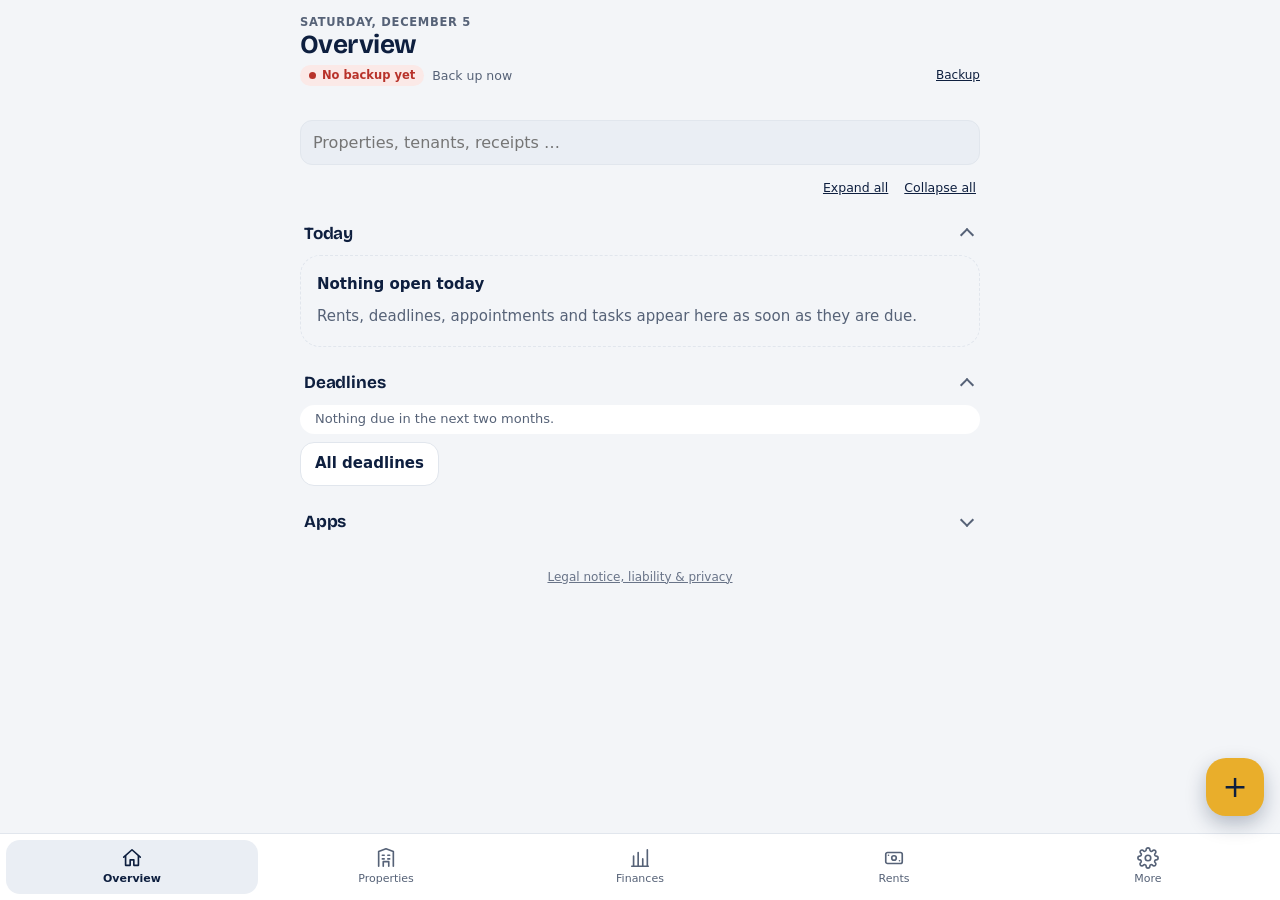
<file: immobilien-hub/index.html>
<!doctype html>
<html lang="de" class="app-hub">
<head>
<meta charset="utf-8">
<meta name="viewport" content="width=device-width, initial-scale=1, viewport-fit=cover">
<meta name="apple-mobile-web-app-capable" content="yes">
<meta name="mobile-web-app-capable" content="yes">
<meta name="apple-mobile-web-app-title" content="Immo-Hub">
<meta name="apple-mobile-web-app-status-bar-style" content="default">
<meta name="theme-color" content="#F3F5F8" media="(prefers-color-scheme: light)">
<meta name="theme-color" content="#081225" media="(prefers-color-scheme: dark)">
<meta name="format-detection" content="telephone=no">
<link rel="apple-touch-icon" href="apple-touch-icon.png">
<link rel="manifest" href="../manifest.webmanifest">
<link rel="icon" type="image/png" href="../shared/icons/icon-192.png">
<title>Immobilien-Hub</title>
<style>
@font-face{font-family:'IBM Plex Mono';src:url(fonts/plexmono-400.woff) format('woff');font-weight:400 500;font-style:normal;font-display:swap}
@font-face{font-family:'IBM Plex Mono';src:url(fonts/plexmono-600.woff) format('woff');font-weight:600 700;font-style:normal;font-display:swap}
/* Layout: Startseite mit Kennzahlen und App-Kacheln, ein Reiter für den Mieten-Abgleich, einer für Sicherung und Einstellungen. Teal als Akzent, damit der Hub sich von den Fach-Apps absetzt. */
:root{
  color-scheme:light;
  --bg:#EEF0F3; --surface:#FFFFFF; --surface2:#F3F6F5; --ink:#142120; --muted:#566665; --line:#D3DDDB;
  --accent:#2A3441; --accent-ink:#FFFFFF; --accent-soft:#DFE5EC;
  --good:#17804F; --good-soft:#DCF2E6; --mid:#8F5F00; --mid-soft:#FBEECB; --bad:#B3302F; --bad-soft:#F8DDDC;
  --font-body:-apple-system,BlinkMacSystemFont,'Segoe UI',Roboto,system-ui,sans-serif;
  --font-mono:'IBM Plex Mono',ui-monospace,'SF Mono',Menlo,monospace;
  padding-top:env(safe-area-inset-top,0px);
}
@media (prefers-color-scheme: dark){:root{
  color-scheme:dark;
  --bg:#11151A; --surface:#17201F; --surface2:#1D2928; --ink:#E4EEEC; --muted:#9BB0AD; --line:#2A3A38;
  --accent:#A9BDD2; --accent-ink:#101822; --accent-soft:#222C38;
  --good:#47C48A; --good-soft:#12301F; --mid:#E3B341; --mid-soft:#352A0E; --bad:#F27F7D; --bad-soft:#3A1717;}}
*{box-sizing:border-box}
html{-webkit-text-size-adjust:100%}
body{margin:0;background:var(--bg);color:var(--ink);font-family:var(--font-body);font-size:15px;line-height:1.45;padding-inline:16px;padding-block:0 110px}
button,input,textarea,select{font:inherit;color:inherit}
button{cursor:pointer}
a{color:var(--accent)}
.wrap{max-width:680px;margin-inline:auto}
:focus-visible{outline:2px solid var(--accent);outline-offset:2px}
.mono{font-family:var(--font-mono);font-variant-numeric:tabular-nums;letter-spacing:-.01em}
.bar{position:sticky;top:env(safe-area-inset-top,0px);z-index:5;margin-inline:-16px;padding:10px 16px;background:var(--bg);border-bottom:1px solid var(--line)}
.bar h1{font-size:20px;font-weight:600;margin:0}
.bar .sub{display:block;font-size:11px;font-weight:500;letter-spacing:.08em;text-transform:uppercase;color:var(--muted)}
.btn{border:1px solid var(--line);background:var(--surface);border-radius:10px;min-height:42px;padding:0 14px;font-weight:500;display:inline-flex;align-items:center;justify-content:center;gap:6px;text-decoration:none;color:var(--ink)}
.btn.primary{background:var(--accent);border-color:var(--accent);color:var(--accent-ink);font-weight:600}
.btn.danger{color:var(--bad);border-color:var(--bad)}
.btn.small{min-height:34px;padding:0 10px;font-size:13px}
.btn:disabled{opacity:.45;cursor:not-allowed}
main{padding-block:14px 0}
h2{font-size:12px;font-weight:600;letter-spacing:.09em;text-transform:uppercase;color:var(--muted);margin:22px 4px 8px}
h2:first-child{margin-top:2px}
.note{font-size:13px;color:var(--muted);margin:8px 4px}
.row-actions{display:flex;gap:8px;flex-wrap:wrap;margin:10px 0}
.pill{display:inline-flex;align-items:center;gap:6px;border-radius:999px;padding:3px 10px;font-size:12px;font-weight:600;white-space:nowrap}
.pill::before{content:"";width:7px;height:7px;border-radius:50%;background:currentColor}
.p-good{background:var(--good-soft);color:var(--good)} .p-mid{background:var(--mid-soft);color:var(--mid)} .p-bad{background:var(--bad-soft);color:var(--bad)} .p-none{background:var(--surface2);color:var(--muted)}
.t-good{color:var(--good)} .t-mid{color:var(--mid)} .t-bad{color:var(--bad)}
.card{background:var(--surface);border:1px solid var(--line);border-radius:14px;overflow:hidden}
.cards{display:flex;flex-direction:column;gap:10px}
.empty{background:var(--surface);border:1px dashed var(--line);border-radius:14px;padding:22px 18px;text-align:center;color:var(--muted)}
.empty b{display:block;color:var(--ink);font-size:16px;margin-bottom:6px}
.warn{background:var(--mid-soft);border:1px solid var(--mid);border-radius:12px;padding:10px 12px;font-size:13.5px;margin:0 0 10px}
.ok{background:var(--good-soft);border:1px solid var(--good);border-radius:12px;padding:10px 12px;font-size:13.5px;margin:0 0 10px}
.kpis{display:grid;grid-template-columns:repeat(2,minmax(0,1fr));gap:8px;align-items:stretch}
.kpi .s{display:-webkit-box;-webkit-line-clamp:2;-webkit-box-orient:vertical;overflow:hidden}
.kpi{background:var(--surface);border:1px solid var(--line);border-radius:12px;padding:11px 12px;min-width:0}
.kpi .l{font-size:12px;color:var(--muted);line-height:1.3;overflow-wrap:anywhere}
.kpi .v{font-family:var(--font-mono);font-weight:600;font-size:17px;margin-top:3px;font-variant-numeric:tabular-nums;overflow-wrap:anywhere}
.kpi .s{font-size:11.5px;color:var(--muted);margin-top:2px;line-height:1.3}
.tiles{display:grid;grid-template-columns:repeat(2,minmax(0,1fr));gap:10px}
.tile{display:flex;flex-direction:column;gap:6px;text-decoration:none;color:var(--ink);background:var(--surface);border:1px solid var(--line);border-radius:14px;padding:14px;min-height:112px}
.tile b{font-size:14.5px;min-width:0;overflow-wrap:anywhere;line-height:1.2}
.tile span.d{font-size:12.5px;color:var(--muted);line-height:1.35;flex:1}
.tile .pill{align-self:flex-start}
.li{display:grid;grid-template-columns:minmax(0,1fr) auto;gap:2px 12px;padding:12px 14px;border-top:1px solid var(--line);align-items:center}
.li:first-child{border-top:0}
.li .a{font-weight:500} .li .b{font-size:12.5px;color:var(--muted)}
.li.over{box-shadow:inset 4px 0 0 var(--bad)} .li.soon{box-shadow:inset 4px 0 0 var(--mid)}
.when{font-family:var(--font-mono);font-size:12.5px;font-weight:600;text-align:right}
.mcard{background:var(--surface);border:1px solid var(--line);border-radius:14px;padding:13px 14px}
.mcard .t{font-weight:600;font-size:16px} .mcard .a{font-size:13px;color:var(--muted);margin-top:1px}
.mcard .cmp{display:grid;grid-template-columns:repeat(2,minmax(0,1fr));gap:8px;margin:12px 0 10px}
.mcard .cmp div{background:var(--surface2);border-radius:10px;padding:8px 10px;font-size:12px;color:var(--muted)}
.mcard .cmp b{display:block;font-family:var(--font-mono);font-size:15px;color:var(--ink);margin-top:2px}
.fld{display:flex;flex-direction:column;gap:4px;min-width:0;font-size:12.5px;color:var(--muted);margin-bottom:8px}
.fld input,.fld select,.fld textarea{width:100%;min-width:0;background:var(--surface2);border:1px solid var(--line);border-radius:10px;padding:10px 11px;font-size:16px;color:var(--ink)}
.code{width:100%;min-height:140px;background:var(--surface2);border:1px solid var(--line);border-radius:10px;padding:10px;font-family:var(--font-mono);font-size:12px;line-height:1.5;color:var(--ink)}
.pad{padding:14px}
.kv{display:grid;grid-template-columns:minmax(0,1fr) auto;gap:6px 12px;padding:11px 14px;border-top:1px solid var(--line);align-items:center}
.kv:first-child{border-top:0}
.kv small{display:block;color:var(--muted);font-size:12px}
.toast{position:fixed;left:50%;bottom:calc(84px + env(safe-area-inset-bottom,0px));transform:translateX(-50%);background:var(--ink);color:var(--bg);border-radius:10px;padding:10px 16px;font-size:14px;z-index:20;max-width:calc(100vw - 32px)}
.tabbar{position:fixed;left:0;right:0;bottom:0;z-index:6;display:grid;grid-template-columns:repeat(5,minmax(0,1fr));gap:2px;background:var(--surface);border-top:1px solid var(--line);padding:6px 6px calc(6px + env(safe-area-inset-bottom,0px))}
.tabbar button svg{margin-bottom:2px}.tabbar button{display:flex;flex-direction:column;align-items:center;justify-content:center;border:0;background:none;padding:7px 2px;border-radius:10px;color:var(--muted);font-size:11.5px;font-weight:500;min-height:50px;min-width:0}
.tabbar button[aria-current="page"]{background:var(--accent-soft);color:var(--accent);font-weight:600}
@media (prefers-reduced-motion:reduce){*{transition:none!important}}
/*BRAND*/
@font-face{font-family:'Bricolage Grotesque';src:url(fonts/bricolage-700.woff) format('woff');font-weight:500 800;font-style:normal;font-display:swap}
.bar{padding-left:58px;background:linear-gradient(180deg,color-mix(in srgb,var(--accent) 13%,var(--bg)),var(--bg))}
.bar::before{content:'';position:absolute;left:16px;top:50%;transform:translateY(-50%);width:30px;height:30px;border-radius:8px;background:url("data:image/svg+xml,%3Csvg xmlns=%22http://www.w3.org/2000/svg%22 width=%2264%22 height=%2264%22 viewBox=%220 0 64 64%22%3E%3Cdefs%3E%3ClinearGradient id=%22g%22 x1=%220%22 y1=%220%22 x2=%220%22 y2=%221%22%3E%3Cstop offset=%220%22 stop-color=%22%23fff%22 stop-opacity=%22.16%22/%3E%3Cstop offset=%221%22 stop-color=%22%23000%22 stop-opacity=%22.14%22/%3E%3C/linearGradient%3E%3C/defs%3E%3Crect width=%2264%22 height=%2264%22 rx=%2215%22 fill=%22%232A3441%22/%3E%3Crect width=%2264%22 height=%2264%22 rx=%2215%22 fill=%22url%28%23g%29%22/%3E%3Crect x=%2214%22 y=%2214%22 width=%2215%22 height=%2215%22 rx=%224%22 fill=%22%23fff%22/%3E%3Crect x=%2235%22 y=%2214%22 width=%2215%22 height=%2215%22 rx=%224%22 fill=%22%23fff%22/%3E%3Crect x=%2214%22 y=%2235%22 width=%2215%22 height=%2215%22 rx=%224%22 fill=%22%23fff%22/%3E%3Crect x=%2235%22 y=%2235%22 width=%2215%22 height=%2215%22 rx=%224%22 fill=%22%23fff%22 opacity=%22.55%22/%3E%3C/svg%3E") center/cover;box-shadow:0 1px 3px rgba(0,0,0,.25)}
.bar h1,.empty b,.pcard .t,.mcard .t,.tile b,.hero .lab{font-family:'Bricolage Grotesque',var(--font-body)}
.bar h1{letter-spacing:-.01em}
.empty::before{content:'';display:block;width:60px;height:60px;margin:0 auto 12px;border-radius:15px;background:url("data:image/svg+xml,%3Csvg xmlns=%22http://www.w3.org/2000/svg%22 width=%2264%22 height=%2264%22 viewBox=%220 0 64 64%22%3E%3Cdefs%3E%3ClinearGradient id=%22g%22 x1=%220%22 y1=%220%22 x2=%220%22 y2=%221%22%3E%3Cstop offset=%220%22 stop-color=%22%23fff%22 stop-opacity=%22.16%22/%3E%3Cstop offset=%221%22 stop-color=%22%23000%22 stop-opacity=%22.14%22/%3E%3C/linearGradient%3E%3C/defs%3E%3Crect width=%2264%22 height=%2264%22 rx=%2215%22 fill=%22%232A3441%22/%3E%3Crect width=%2264%22 height=%2264%22 rx=%2215%22 fill=%22url%28%23g%29%22/%3E%3Crect x=%2214%22 y=%2214%22 width=%2215%22 height=%2215%22 rx=%224%22 fill=%22%23fff%22/%3E%3Crect x=%2235%22 y=%2214%22 width=%2215%22 height=%2215%22 rx=%224%22 fill=%22%23fff%22/%3E%3Crect x=%2214%22 y=%2235%22 width=%2215%22 height=%2215%22 rx=%224%22 fill=%22%23fff%22/%3E%3Crect x=%2235%22 y=%2235%22 width=%2215%22 height=%2215%22 rx=%224%22 fill=%22%23fff%22 opacity=%22.55%22/%3E%3C/svg%3E") center/cover;box-shadow:0 4px 12px rgba(0,0,0,.18)}
/*ENDBRAND*/
/*TILES*/
.tile{display:grid;grid-template-columns:38px minmax(0,1fr);gap:4px 10px;align-items:center;min-height:0;padding:14px}
.tile .ic{grid-row:span 1;display:block;line-height:0;filter:drop-shadow(0 2px 4px rgba(0,0,0,.18))}
.tile b{font-size:14.5px;min-width:0;overflow-wrap:anywhere;line-height:1.2}
.tile .big,.tile .s,.tile .pill{grid-column:1/-1}
.tile .big{font-family:var(--font-mono);font-weight:600;font-size:21px;margin-top:6px;color:color-mix(in srgb,var(--tc) 78%,var(--ink));overflow-wrap:anywhere}
.tile .s{font-size:12.5px;color:var(--muted);line-height:1.35}
.tile .pill{margin-top:4px;justify-self:start}
/*ENDTILES*/
.tile .spark{grid-column:1/-1;width:100%;max-width:130px;height:auto;display:block;margin-top:2px}

/*FOLD*/
.bstat{display:flex;align-items:center;gap:8px;margin-top:6px;border:0;background:none;padding:0;font-size:12.5px;color:var(--muted);text-align:left;width:100%}
.bstat .pill{font-size:11.5px;padding:2px 9px}
.bstat u{margin-left:auto;font-size:12px;color:var(--accent)}
details.fold{margin:12px 0 0;background:transparent}
details.fold>summary{list-style:none;cursor:pointer;display:flex;align-items:center;gap:8px;min-height:44px;padding:0 4px;-webkit-tap-highlight-color:transparent}
details.fold>summary::-webkit-details-marker{display:none}
details.fold>summary h2{margin:0;flex:1;font-size:12px}
details.fold>summary::after{content:'';width:8px;height:8px;border-right:2px solid var(--muted);border-bottom:2px solid var(--muted);transform:rotate(45deg);transition:transform .15s;margin:-4px 4px 0 0}
details.fold[open]>summary::after{transform:rotate(-135deg);margin-top:4px}
details.fold>summary .hint{font-size:12px;color:var(--muted);font-family:var(--font-mono);white-space:nowrap}
details.fold>.fb{padding-bottom:2px}
.fold-tools{display:flex;gap:8px;justify-content:flex-end;margin:8px 0 -4px}
.fold-tools button{border:0;background:none;color:var(--accent);font-size:12.5px;padding:6px 4px;text-decoration:underline}
/*ENDFOLD*/

/* Objekt-Zeitleiste */
.tl{position:relative;margin:0;padding:0 0 0 24px;list-style:none}
.tl::before{content:"";position:absolute;left:7px;top:6px;bottom:6px;width:2px;background:var(--line)}
.tl li{position:relative;padding:0 0 16px}
.tl li:last-child{padding-bottom:0}
.tl li::before{content:"";position:absolute;left:-22px;top:3px;width:12px;height:12px;border-radius:50%;background:var(--surface);border:2px solid var(--accent)}
.tl li.erh::before{border-color:var(--good);background:var(--good)}
.tl li.sen::before{border-color:var(--bad);background:var(--bad)}
.tl li.now::before{background:var(--accent);box-shadow:0 0 0 4px var(--accent-soft)}
.tl li.fut::before{border-style:dashed}
.tl .d{font-family:var(--font-mono);font-size:11.5px;color:var(--muted);letter-spacing:.02em}
.tl .t{font-weight:600;line-height:1.3}
.tl .s{font-size:12.5px;color:var(--muted);line-height:1.4;margin-top:2px}
.eff{display:grid;grid-template-columns:repeat(2,minmax(0,1fr));gap:6px;margin-top:8px}
.eff div{background:var(--surface2);border-radius:10px;padding:7px 9px;font-size:11.5px;color:var(--muted);line-height:1.3}
.eff b{display:block;font-family:var(--font-mono);font-size:13.5px;color:var(--ink);margin-top:2px}
.eff b.t-good{color:var(--good)} .eff b.t-bad{color:var(--bad)}
.chart svg{width:100%;height:auto;display:block;overflow:visible}
.legend{display:flex;gap:6px 14px;flex-wrap:wrap;font-size:12px;color:var(--muted);margin:6px 2px 0}
.legend i{display:inline-block;width:14px;height:3px;border-radius:2px;vertical-align:middle;margin-right:5px}
.yt{width:100%;border-collapse:collapse;font-size:12.5px;font-variant-numeric:tabular-nums}
.yt th{font-size:11px;font-weight:600;color:var(--muted);text-align:right;padding:9px 8px}
.yt td{white-space:nowrap;padding:8px 6px;text-align:right;border-top:1px solid var(--line);font-family:var(--font-mono)}
.yt th:first-child,.yt td:first-child{text-align:left;padding-left:12px}
.yt td:first-child{font-family:var(--font-body);font-weight:600}
.yt small{display:block;font-weight:400;font-size:10.5px;color:var(--muted)}

.ocard{display:flex;flex-direction:column;gap:3px;text-align:left;width:100%;background:var(--surface);border:1px solid var(--line);border-radius:14px;padding:13px 14px}
.ocard .t{font-weight:600;font-size:16px}
.ocard .a{font-size:12.5px;color:var(--muted)}
.ocard .f{font-family:var(--font-mono);font-size:12.5px}
.chips{display:flex;flex-wrap:wrap;gap:5px;margin-top:5px}
.mr{display:flex;flex-direction:column;gap:6px}.mrh,.mrr{display:grid;grid-template-columns:minmax(88px,1.7fr) repeat(12,minmax(0,1fr));gap:3px;align-items:center}
.mrh span{font-size:10.5px;color:var(--muted);text-align:center;font-weight:600}.mrr{text-decoration:none;color:var(--ink);min-height:30px}
.mrn{font-size:12.5px;font-weight:600;overflow:hidden;text-overflow:ellipsis;white-space:nowrap;display:flex;flex-direction:column;line-height:1.15}.mrn small{font-size:10.5px;color:var(--muted);font-weight:400;overflow:hidden;text-overflow:ellipsis}
.mrr i{height:20px;border-radius:5px;display:block;background:var(--surface2)}
.mc-good{background:color-mix(in srgb,var(--good) 55%,var(--surface))!important}.mc-mid{background:color-mix(in srgb,var(--mid) 55%,var(--surface))!important}.mc-bad{background:color-mix(in srgb,var(--bad) 65%,var(--surface))!important}.mc-none{background:var(--line)!important}.mc-plan{background:transparent!important;border:1.5px dashed var(--line)}.mc-x{background:transparent!important}
.mrl{display:flex;flex-wrap:wrap;gap:6px 12px;font-size:12px;color:var(--muted)}.mrl span{display:inline-flex;align-items:center;gap:5px}.mrl i{width:12px;height:12px;border-radius:3px;display:block}
.fchips{display:flex;gap:6px;overflow-x:auto;scrollbar-width:none;margin:6px 0 12px;padding:2px 0}.fchips::-webkit-scrollbar{display:none}
.fchips button{flex:none;min-height:36px;padding:0 14px;border-radius:999px;border:1px solid var(--line);background:var(--surface);color:var(--muted);font:inherit;font-size:13.5px;font-weight:600;white-space:nowrap}
.fchips button[aria-pressed="true"]{background:var(--c-hub);border-color:var(--c-hub);color:var(--on-color)}
.ocard .th{display:flex;align-items:center;gap:8px;justify-content:space-between}.ocard .th .pills{display:flex;gap:4px;flex:none}
.phrow{display:flex;flex-wrap:wrap;gap:8px;align-items:flex-end;margin:0 0 12px}.phrow .fld{flex:1 1 180px;margin:0}
.chip{font-size:11px;font-weight:600;border-radius:999px;padding:2px 9px;color:#fff;background:var(--cc,var(--accent))}
.arow{padding:12px 14px;border-top:1px solid var(--line)} .arow:first-child{border-top:0}
.arow .ah{display:flex;align-items:center;gap:10px;flex-wrap:wrap} .arow .ah b{flex:1;min-width:0}
.arow .ai{display:inline-flex;flex:none}
.dif{margin-top:8px;display:flex;flex-direction:column;gap:3px;font-size:12px}
.dif div{display:grid;grid-template-columns:minmax(0,.8fr) minmax(0,1fr) minmax(0,1fr);gap:6px;background:var(--surface2);border-radius:8px;padding:5px 8px;align-items:baseline}
.dif div span:first-child{color:var(--muted)}
.btn[href]{text-decoration:none}
.sub3{margin:0 0 6px;font-size:15px;font-weight:600}
.g2{display:grid;grid-template-columns:minmax(0,1fr) minmax(0,1fr);gap:0 10px}
.phb{border-top:1px solid var(--line);margin-top:14px;padding-top:12px}.phh{display:flex;justify-content:space-between;align-items:center;gap:8px;margin-bottom:8px}
.seg{display:grid;grid-template-columns:repeat(4,minmax(0,1fr));gap:2px;background:var(--surface2);border:1px solid var(--line);border-radius:12px;padding:3px;margin:4px 0 10px}
.seg button{border:0;background:none;border-radius:9px;padding:9px 2px;font-size:13.5px;font-weight:500;color:var(--muted);min-height:40px}
.seg button[aria-selected="true"]{background:var(--surface);color:var(--accent);font-weight:600;box-shadow:0 1px 3px rgba(0,0,0,.12)}
.g2 .fld{justify-content:flex-end}
.g2 .fld input[type=date]{padding-left:8px;padding-right:6px;font-size:15px}
.tile .s,.tile span.d{display:-webkit-box;-webkit-line-clamp:2;-webkit-box-orient:vertical;overflow:hidden}
.tile .big{font-size:18px}

/* Druck und PDF (Berichte) */
#printArea{display:none}
@media print{body>*:not(#printArea){display:none!important}#printArea{display:block!important;color:#000;background:#fff}@page{size:A4;margin:16mm 14mm}
.pr{font:10pt/1.4 -apple-system,"Helvetica Neue",Arial,sans-serif;color:#000}.pr h1{font-size:17pt;margin:0 0 2pt}.pr h2{font-size:12pt;margin:14pt 0 6pt}.pr h3{font-size:11pt;margin:0 0 5pt}
.pr-sub{margin:0 0 10pt;color:#444}.pr-k{width:100%;border-collapse:collapse;margin:6pt 0}.pr-k td{border:1px solid #bbb;padding:5pt 6pt;font-size:8.5pt;color:#444;width:25%}.pr-k b{display:block;font-size:12pt;color:#000;margin-top:2pt}
.pr-t{width:100%;border-collapse:collapse;margin:4pt 0 8pt}.pr-t th{text-align:left;font-size:8.5pt;border-bottom:1.5px solid #000;padding:3pt 4pt}.pr-t td{border-bottom:1px solid #ddd;padding:3pt 4pt;vertical-align:top}.pr-t td+td,.pr-t th+th{text-align:right;white-space:nowrap}
.pr-docs td:nth-child(2),.pr-docs th:nth-child(2),.pr-docs td:nth-child(3),.pr-docs th:nth-child(3){text-align:left;white-space:normal}
.pr-t tr.sum td{font-weight:700;border-top:1.5px solid #000;border-bottom:none}.pr-t small{display:block;color:#555;font-size:8pt}
.pr-o{break-inside:avoid;page-break-inside:avoid;margin:0 0 10pt;padding:8pt 0 0;border-top:1px solid #999}.pr-kv{width:100%;border-collapse:collapse}.pr-kv td{padding:2pt 4pt;font-size:9pt}.pr-kv td:nth-child(odd){color:#555;width:22%}.pr-kv td:nth-child(even){width:28%}
.pr-f{margin-top:12pt;font-size:8pt;color:#555}html,body{background:#fff!important}.pr h1,.pr h2,.pr h3{text-transform:none;letter-spacing:0;color:#000;font-weight:700}.pr h2{border:0}}
</style>
<link rel="stylesheet" href="../shared/ui.css">
<script>window.IMMO_I18N=1;</script>
<script src="../shared/i18n-en.js"></script>
<script src="../shared/core.js"></script>
</head>
<body>
<div class="wrap" id="app"></div>
<script>
'use strict';
/* ---------- Grundlagen ---------- */
const HUBKEY='immobilien-hub-v1';
try{ localStorage.setItem('immo-hub-url-v1',location.href.split('#')[0].split('?')[0]); }catch(e){}
const APPS=[
  {id:'sc', name:'Schnellcheck', key:'immobilien-schnellcheck-v1', url:'../immo-schnellcheck/index.html', d:'Rendite, Cashflow und Ampel für ein Kaufobjekt.'},
  {id:'bes',name:'Besichtigung', key:'besichtigung-v1', url:'../besichtigung/index.html', d:'Checkliste, Fotos und Fragen beim Termin.'},
  {id:'cp', name:'Bestands-Cockpit', short:'Cockpit', key:'bestands-cockpit-v1', url:'../bestands-cockpit/index.html', d:'Portfolio, Finanzierung und Szenarien.'},
  {id:'ver',name:'Vermietung', key:'vermietung-v1', url:'../vermietung/index.html', d:'Mieter, Staffel und Index, Eingang, Abrechnung.'},
  {id:'pv',name:'PV und Wärmepumpe', short:'PV und WP', key:'pvwp-v1', url:'../pv-waermepumpe/index.html', d:'Solar, Speicher, Wärmepumpe, Förderung, Mieter.'},
  {id:'ren',name:'Renovierung', key:'renovierung-v1', url:'../renovierung/index.html', d:'Gewerke, Angebote, 15-%-Grenze, Mieterhöhung.'},
  {id:'flip',name:'Flip-Rechner', short:'Flip', key:'flip-v1', url:'../flip-rechner/index.html', d:'Kauf, Sanierung, Verkauf in 10 Jahren, Spekulationssteuer.'}
];
const GLYPH={"hub": "<rect x=\"14\" y=\"14\" width=\"15\" height=\"15\" rx=\"4\" fill=\"#fff\"/><rect x=\"35\" y=\"14\" width=\"15\" height=\"15\" rx=\"4\" fill=\"#fff\"/><rect x=\"14\" y=\"35\" width=\"15\" height=\"15\" rx=\"4\" fill=\"#fff\"/><rect x=\"35\" y=\"35\" width=\"15\" height=\"15\" rx=\"4\" fill=\"#fff\" opacity=\".55\"/>", "sc": "<path d=\"M13 43a19 19 0 0 1 38 0\" fill=\"none\" stroke=\"#fff\" stroke-width=\"5\" stroke-linecap=\"round\"/><path d=\"M32 43L42 29\" stroke=\"#fff\" stroke-width=\"5\" stroke-linecap=\"round\"/><circle cx=\"32\" cy=\"43\" r=\"4\" fill=\"#fff\"/>", "bes": "<path d=\"M12 31L32 14l20 17\" fill=\"none\" stroke=\"#fff\" stroke-width=\"5\" stroke-linecap=\"round\" stroke-linejoin=\"round\"/><path d=\"M17 28v22h30V28\" fill=\"none\" stroke=\"#fff\" stroke-width=\"5\" stroke-linejoin=\"round\"/><path d=\"M25 38l5 5 10-11\" fill=\"none\" stroke=\"#fff\" stroke-width=\"5\" stroke-linecap=\"round\" stroke-linejoin=\"round\"/>", "cp": "<rect x=\"13\" y=\"38\" width=\"9\" height=\"13\" rx=\"2\" fill=\"#fff\"/><rect x=\"27.5\" y=\"29\" width=\"9\" height=\"22\" rx=\"2\" fill=\"#fff\"/><rect x=\"42\" y=\"19\" width=\"9\" height=\"32\" rx=\"2\" fill=\"#fff\"/><path d=\"M14 27l15-9 10 5 12-11\" fill=\"none\" stroke=\"#fff\" stroke-opacity=\".6\" stroke-width=\"3.5\" stroke-linecap=\"round\" stroke-linejoin=\"round\"/>", "ver": "<circle cx=\"23\" cy=\"32\" r=\"10\" fill=\"none\" stroke=\"#fff\" stroke-width=\"5\"/><path d=\"M33 32h20M46 32v9M53 32v6\" fill=\"none\" stroke=\"#fff\" stroke-width=\"5\" stroke-linecap=\"round\" stroke-linejoin=\"round\"/>", "pv": "<circle cx=\"15\" cy=\"15\" r=\"5.5\" fill=\"#fff\"/><g stroke=\"#fff\" stroke-width=\"3.2\" stroke-linecap=\"round\"><path d=\"M15 5v2.5M5 15h2.5M8 8l1.8 1.8M22 8l-1.8 1.8\"/></g><path d=\"M26 11h28l-5 20H21z\" fill=\"#fff\"/><g stroke=\"#B45309\" stroke-width=\"2\" stroke-linecap=\"round\"><path d=\"M33.5 11l-4 20M43.5 11l-3.5 20M23.7 21h28.3\"/></g><g fill=\"none\" stroke=\"#fff\" stroke-width=\"4\" stroke-linecap=\"round\" stroke-linejoin=\"round\"><path d=\"M18 39c-3 3 3 5 0 8s3 5 0 8\"/><path d=\"M32 39c-3 3 3 5 0 8s3 5 0 8\"/><path d=\"M46 39c-3 3 3 5 0 8s3 5 0 8\"/></g>", "ren": "<rect x=\"10\" y=\"12\" width=\"34\" height=\"14\" rx=\"3.5\" fill=\"#fff\"/><path d=\"M44 19h8v14H33v7\" fill=\"none\" stroke=\"#fff\" stroke-width=\"5\" stroke-linejoin=\"round\" stroke-linecap=\"round\"/><rect x=\"28\" y=\"40\" width=\"10\" height=\"14\" rx=\"3\" fill=\"#fff\"/>", "flip": "<path d=\"M32 11L9 31h7.5v21h31V31H55z\" fill=\"#fff\"/><path d=\"M32 46V32M25 38.5l7-7 7 7\" fill=\"none\" stroke=\"#9C3D54\" stroke-width=\"4.5\" stroke-linecap=\"round\" stroke-linejoin=\"round\"/>"};
const COLS={"hub": "#2A3441", "sc": "#2B4C9B", "bes": "#0E6B73", "cp": "#2E7D4F", "ver": "#5B3F8C", "pv": "#B45309", "ren": "#A63D2F", "flip": "#9C3D54"};
const ICKEY={sc:'sc',bes:'bes',cp:'cp',ver:'ver',pv:'pv',ren:'ren',flip:'flip'};
function icon(k,sz){ return `<svg width="${sz}" height="${sz}" viewBox="0 0 64 64" aria-hidden="true"><defs><linearGradient id="ig${k}" x1="0" y1="0" x2="0" y2="1"><stop offset="0" stop-color="#fff" stop-opacity=".16"/><stop offset="1" stop-color="#000" stop-opacity=".14"/></linearGradient></defs><rect width="64" height="64" rx="15" fill="${COLS[k]}"/><rect width="64" height="64" rx="15" fill="url(#ig${k})"/>${GLYPH[k]}</svg>`; }
const SUMKEY='vermietung-summary-v1';
const $=s=>document.querySelector(s);
const {esc,nf,toast,kpi}=ImmoCore;
const eur=v=>ImmoCore.eur(v,0), eur2=v=>ImmoCore.eur(v,2);
const r2=v=>Math.round(v*100)/100;
const fmtD=d=>d&&d.length>=10?ImmoCore.fmtDate(d.slice(0,10)):'';
const rd=k=>{ try{ const r=localStorage.getItem(k); return r?JSON.parse(r):null; }catch(e){ return null; } };
const rawSize=k=>{ try{ const r=localStorage.getItem(k); return r?r.length:0; }catch(e){ return 0; } };
let hub={v:1,urls:{},map:{},meta:{},notify:{on:false,rent:true},lastBackup:0};
try{ const h=JSON.parse(localStorage.getItem(HUBKEY)||'null'); if(h&&h.v===1) hub=Object.assign(hub,h); }catch(e){}
const saveHub=()=>{ try{ localStorage.setItem(HUBKEY,JSON.stringify(hub)); }catch(e){ toast('Speichern nicht möglich.'); } };
const urlOf=a=>(location.protocol==='app:'?null:hub.urls[a.id])||a.url;
let tab='home', toastT=null, armed=null;
try{ if(navigator.storage&&navigator.storage.persist) navigator.storage.persist(); }catch(e){}

function twice(k){ if(armed===k){ armed=null; return true; } armed=k; toast('Zum Bestätigen nochmal tippen.'); setTimeout(()=>{ if(armed===k) armed=null; },3500); return false; }

/* ---------- Daten der Apps ---------- */
function data(){
  let sum=rd(SUMKEY); const cp=rd('bestands-cockpit-v1'), bes=rd('besichtigung-v1'), sc=rd('immobilien-schnellcheck-v1'), ver=rd('vermietung-v1');
  /* Kurzfassung immer frisch aus den Mietdaten (gleiche Berechnung wie in der Vermietung, shared/core.js). Sonst wären Raster, Soll/Ist, Ist-Miete und Steuer-Zuflüsse nach einer Buchung im Hub oder einem Monatswechsel veraltet. */
  if(ver&&Array.isArray(ver.tens)&&(ver.tens.length||sum)){ const s2=ImmoCore.verPublish(ver); if(s2) return {sum:s2,cp,bes,sc,ver}; }
  return {sum,cp,bes,sc,ver};
}

function figure(a,D){
  try{
  if(a.id==='ver'&&D.sum){ const k=D.sum.mieten.reduce((x,m)=>x+m.kalt+m.stell,0); return [eur(k),D.sum.arrears>0.5?'Rückstand '+eur(D.sum.arrears):'Kaltmiete im Monat, kein Rückstand',k]; }
  if(a.id==='cp'&&D.cp&&Array.isArray(D.cp.objs)&&!D.cp.example){ const l=D.cp.objs.reduce((x,o)=>x+(+o.loan||0),0); return [D.cp.objs.length+(D.cp.objs.length===1?' Objekt':' Objekte'),'Darlehen '+eur(l),l]; }
  if(a.id==='bes'&&D.bes&&Array.isArray(D.bes.objs)&&D.bes.objs.length){ const up=D.bes.objs.filter(o=>o.termin&&new Date(o.termin).getTime()>=Date.now()).sort((x,y)=>new Date(x.termin)-new Date(y.termin)); return [D.bes.objs.length+' erfasst',up.length?'Nächster Termin '+new Date(up[0].termin).toLocaleDateString(ImmoCore.loc,{day:'2-digit',month:'2-digit'}):'kein Termin geplant']; }
  if(a.id==='sc'&&D.sc&&+D.sc.kp>0) return [eur(+D.sc.kp),'Kaufpreis des letzten Checks'];
  if(a.id==='pv'){ const j=rd('pvwp-summary-v1'); if(j&&j.irr!==null&&j.irr!==undefined) return [nf(j.irr*100,1)+' %','Rendite PV und WP, Einsatz '+eur(j.inv),j.irr*100]; }
  if(a.id==='flip'){ const j=rd('flip-summary-v1'); if(j&&isFinite(j.gewinn)) return [(j.gewinn>=0?'+':'−')+eur(Math.abs(j.gewinn)),'Gewinn nach Steuer'+(j.pa!==null&&j.pa!==undefined?', '+nf(j.pa*100,0)+' % p. a.':''),j.gewinn]; }
  if(a.id==='ren'){ const j=rd('renovierung-summary-v1'); if(j&&j.n>0) return [eur(j.total),j.n+(j.n===1?' Projekt':' Projekte')+' in Planung',j.total]; }
  }catch(e){}
  return null;
}

/* ---------- Verlauf (Sparklines) ---------- */
const HK='hub-hist-v1';
function histLoad(){ try{ const j=JSON.parse(localStorage.getItem(HK)); return j&&typeof j==='object'?j:{}; }catch(e){ return {}; } }
function histNote(id,v){
  if(typeof v!=='number'||!isFinite(v)) return [];
  const H=histLoad(), day=ImmoCore.today(), a=Array.isArray(H[id])?H[id]:[];
  if(a.length&&a[a.length-1][0]===day) a[a.length-1][1]=v; else a.push([day,v]);
  H[id]=a.slice(-30); try{ localStorage.setItem(HK,JSON.stringify(H)); }catch(e){}
  return H[id];
}
function spark(a){
  if(a.length<2) return '';
  const W=120,Hh=26,vs=a.map(x=>x[1]), mn=Math.min(...vs), mx=Math.max(...vs), r=(mx-mn)||1;
  const X=i=>3+(W-6)*i/(a.length-1), Y=v=>Hh-4-(Hh-8)*(v-mn)/r;
  const pts=a.map((x,i)=>X(i).toFixed(1)+','+Y(x[1]).toFixed(1)).join(' ');
  const d=vs[vs.length-1]-vs[0], word=d>0?'gestiegen':d<0?'gesunken':'unverändert';
  return `<svg class="spark" viewBox="0 0 ${W} ${Hh}" role="img" aria-label="Verlauf über ${a.length} Messpunkte, ${word}"><polyline points="${pts}" fill="none" stroke="var(--tc)" stroke-width="2" stroke-linejoin="round" stroke-linecap="round"/><circle cx="${X(a.length-1).toFixed(1)}" cy="${Y(vs[vs.length-1]).toFixed(1)}" r="3.2" fill="var(--tc)" stroke="var(--surface)" stroke-width="1.5"/></svg>`;
}
function found(a){ return a.key?rawSize(a.key)>0:null; }

/* ---------- Ansichten ---------- */
function bkStat(){
  const any=APPS.some(a=>a.key&&rawSize(a.key));
  if(!any&&!hub.lastBackup) return '';
  if(!hub.lastBackup) return {cls:'p-bad',t:'Noch kein Backup'};
  const d=Math.max(0,Math.floor((Date.now()-hub.lastBackup)/864e5));
  return {cls:d>30?'p-bad':d>14?'p-mid':'p-good',t:d===0?'Backup von heute':d===1?'Backup vor 1 Tag':'Backup vor '+d+' Tagen'};
}
function bar(sub,title){ const b0=bkStat(), b=(tab==='home'&&b0&&b0.cls!=='p-good')?b0:null;
  const st=b?`<button type="button" class="bstat" data-act="tab" data-v="set" aria-label="${esc(b.t)}, zu den Einstellungen"><span class="pill ${b.cls}">${esc(b.t)}</span>${b.cls==='p-good'?'':'<span>Jetzt sichern</span>'}<u>Backup</u></button>`:'';
  return `<div class="bar"><span class="sub">${esc(sub)}</span><h1>${esc(title)}</h1>${st}</div>`; }
const TABI={
home:'<path d="M3 11l9-8 9 8"/><path d="M5 10v10h5v-6h4v6h5V10"/>',
obj:'<path d="M4 21V5l8-3 8 3v16"/><path d="M9 21v-5h6v5M8 9h2M14 9h2M8 13h2M14 13h2"/>',
fin:'<path d="M3 21h18"/><path d="M5 21V10M10 21V6M15 21v-8M20 21V3"/>',
miete:'<rect x="3" y="6" width="18" height="12" rx="2"/><circle cx="12" cy="12" r="2.5"/><path d="M6 9v.01M18 15v.01"/>',
set:'<circle cx="12" cy="12" r="3"/><path d="M19.4 15a1.7 1.7 0 0 0 .3 1.9l.1.1a2 2 0 1 1-2.8 2.8l-.1-.1a1.7 1.7 0 0 0-1.9-.3 1.7 1.7 0 0 0-1 1.5V21a2 2 0 1 1-4 0v-.1a1.7 1.7 0 0 0-1.1-1.5 1.7 1.7 0 0 0-1.9.3l-.1.1a2 2 0 1 1-2.8-2.8l.1-.1a1.7 1.7 0 0 0 .3-1.9 1.7 1.7 0 0 0-1.5-1H3a2 2 0 1 1 0-4h.1a1.7 1.7 0 0 0 1.5-1.1 1.7 1.7 0 0 0-.3-1.9l-.1-.1a2 2 0 1 1 2.8-2.8l.1.1a1.7 1.7 0 0 0 1.9.3H9a1.7 1.7 0 0 0 1-1.5V3a2 2 0 1 1 4 0v.1a1.7 1.7 0 0 0 1 1.5 1.7 1.7 0 0 0 1.9-.3l.1-.1a2 2 0 1 1 2.8 2.8l-.1.1a1.7 1.7 0 0 0-.3 1.9V9a1.7 1.7 0 0 0 1.5 1H21a2 2 0 1 1 0 4h-.1a1.7 1.7 0 0 0-1.5 1z"/>'};
function tabbar(){ const t=[['home','Übersicht'],['obj','Objekte'],['fin','Finanzen'],['miete','Mieten'],['set','Mehr']]; return `<nav class="tabbar" aria-label="Bereiche">${t.map(([i,l])=>`<button data-act="tab" data-v="${i}" ${tab===i?'aria-current="page"':''}><svg viewBox="0 0 24 24" width="22" height="22" fill="none" stroke="currentColor" stroke-width="1.8" stroke-linecap="round" stroke-linejoin="round" aria-hidden="true">${TABI[i]}</svg><span>${l}</span></button>`).join('')}</nav>`; }


/* ---------- Kalender-Export ---------- */
function icsItems(){
  const td=ImmoCore.today(), items=[], sum=rd(SUMKEY), cp=rd('bestands-cockpit-v1');
  if(sum&&Array.isArray(sum.dlAll)) sum.dlAll.forEach(d=>{ if(d.date<td||d.kind==='pay') return; items.push({uid:'ver-'+d.kind+'-'+d.tid+'-'+(d.kind==='index'||d.kind==='fest'?'pruef':d.date)+(d.kind==='staffel'?'-st':''),date:d.date,t:d.t,sub:d.sub,warn:d.kind==='abr'?30:(d.kind==='ende'||d.kind==='kaution'?14:7)}); });
  if(cp&&Array.isArray(cp.objs)&&!cp.example){ const list=cp.objs.map(o=>{ const m=hObjs().find(x=>x.links&&String(x.links.cp)===String(o.id)); return {o:m?Object.assign({},o,{fin2:m.fin2||[]}):o,start:(m&&m.rate1)||(reMeta()[String(o.id)]||{}).kauf||''}; }); ImmoCore.finItems(list,td,eur).forEach(i=>items.push(i)); }
  { const have=new Set(cp&&Array.isArray(cp.objs)&&!cp.example?cp.objs.map(o=>String(o.id)):[]);
    const lone=hObjs().filter(m=>!(m.links&&m.links.cp&&have.has(String(m.links.cp)))&&(+m.loan>0||+m.rest>0)).map(m=>({o:{id:'h'+m.id,name:m.name,loan:m.loan,ratebk:m.ratebk,fin2:m.fin2,zins:m.zins,tilg:m.tilg,fix:m.fix,fixEnd:m.fixEnd,sonder:m.sonder},start:m.rate1||''}));
    ImmoCore.finItems(lone,td,eur).forEach(i=>items.push(i)); }
  if(window.PX) PX.recurIcs().filter(i=>i.date>=td).forEach(i=>items.push(i));
  return items.sort((a,b)=>a.date<b.date?-1:(a.date>b.date?1:0));
}
/* Gemeinsame Grundlage für Kernzahlen-Karte und Portfolio: Bestand = „Halten“ oder „Verbessern“, Miete laut Vermietung */
function bestandRows(S){ return hObjs().filter(m=>owned(m,S)).map(m=>{ const cb=ImmoCore.currentBalance(m), ph=phaseOf(m,S).i, g=verAgg(m), inB=ph>=3, held=inB&&g&&g.n>0;
  return {m,cb,inB,held,r:held?g.k:0,p:cb?cb.pay:0,debt:cb?cb.now:0,val:+m.mw||+m.kp||0,bk:!!(cb&&cb.fromBank)}; }); }
function portfolioCard(S){
  const O=hObjs(); if(!O.length) return '';
  const B=bestandRows(S), inB=B.filter(x=>x.inB), held=B.filter(x=>x.held), kauf=B.filter(x=>!x.inB);
  const rest=inB.reduce((a,x)=>a+x.debt,0), val=inB.reduce((a,x)=>a+x.val,0), pay=held.reduce((a,x)=>a+x.p,0), rent=held.reduce((a,x)=>a+x.r,0), nT=held.length;
  const rows=O.map(m=>{ const x=B.find(y=>y.m===m), cb=ImmoCore.currentBalance(m), kp=+m.kp||0, mi=x&&x.held?x.r:(+m.kalt||0); return {m,x,rest:cb?cb.now:null,pay:cb?cb.pay:null,nodate:!!(cb&&cb.mode==='none'),kp,rend:kp>0&&mi>0?mi*12/kp:null}; });
  if(!rows.some(r=>r.rest!=null||r.kp>0)) return '';
  let h='<h2>Portfolio</h2><div class="kpis">';
  h+=kpi('Restschuld im Bestand',inB.length?eur(rest):'–',inB.length?(val>0?'Beleihung '+nf(rest/val*100,0)+' %':inB.length+' Objekte'):'Noch kein Objekt im Bestand');
  h+=kpi('Raten pro Monat',held.length?eur(pay):'–',held.length?eur(pay*12)+' pro Jahr'+(held.every(x=>x.bk||!x.cb)?'':', teils berechnet'):'');
  h+=kpi('Kaltmiete pro Monat',held.length?eur(rent):'–',held.length?'laut Vermietung, mit Stellplatz':'Noch keine Mieter');
  if(window.PX){ const c=PX.cfSum(inB.map(x=>x.m)); h+=kpi('Ist-Cashflow 12 Monate',c.n?(c.cf>=0?'+':'−')+eur(Math.abs(c.cf)):'–',c.n?'Ø '+(c.cf>=0?'+':'−')+eur(Math.abs(c.cf/12))+' pro Monat, nach Belegen':'Noch keine Daten',c.cf>=0?'t-good':'t-bad'); }
  h+='</div>';
  h+=`<p class="note" style="margin:6px 4px 0">Kaufpreise gesamt ${eur(rows.reduce((a,r)=>a+r.kp,0))} · ${O.length} Objekt${O.length===1?'':'e'}</p>`;
  if(kauf.length) h+=`<p class="note" style="margin:8px 4px 0">Noch nicht eingerechnet, weil im Kauf: ${kauf.map(x=>esc(x.m.name||'Objekt')+(x.p?' (Rate '+eur(x.p)+')':'')).join(', ')}.</p>`;
  const rk=rows.slice().sort((a,b)=>(b.rend==null?-1:b.rend)-(a.rend==null?-1:a.rend));
  h+='<div class="card" style="margin-top:10px">'+rk.map((r,i)=>`<div class="kv"><div>${i+1}. ${esc(r.m.name||'Objekt')}<small>${r.rend!=null?'Rendite '+nf(r.rend*100,1)+' %':'Rendite offen'}${r.pay!=null?' · Rate '+eur(r.pay):''}${r.x&&!r.x.inB?' · im Kauf':''}${r.nodate?' · Datum der ersten Rate fehlt':''}</small></div><b>${r.rest!=null?eur(r.rest):'–'}</b></div>`).join('')+'</div><p class="note">Nach Bruttorendite sortiert (vermietete Objekte mit der Ist-Miete), rechts die Restschuld heute. „Miete − Rate“ und ihre Aufschlüsselung stehen oben in der Kernzahlen-Karte.</p>';
  return h;
}
/* Ankauf-Stand und anstehende Besichtigungen (Layout Phase 4) */
function ankaufCard(D,noBes){ const O=hObjs().filter(m=>!m.archived); if(!O.length) return ''; const S=ImmoCore.sums();
  const A=O.filter(m=>stageOf(m,S).grp.includes('ankauf')); let h='';
  const now=Date.now(), soon=now+14*864e5, up=(D.bes&&Array.isArray(D.bes.objs)?D.bes.objs:[]).filter(o=>o.termin&&new Date(o.termin).getTime()>=now-36e5&&new Date(o.termin).getTime()<=soon).sort((a,b)=>new Date(a.termin)-new Date(b.termin));
  if(up.length&&!noBes){ const bu=urlOf(appDef('bes')); h+='<h2>Besichtigungen</h2><div class="ui-card">'+up.map(o=>{ const d=new Date(o.termin); return `<a class="ui-task" href="${esc(bu+'#/o/'+o.id+'/daten')}"><span class="ic" style="background:var(--c-bes)">${d.getDate()}</span><span><span class="t" translate="no">${esc(o.titel||o.adresse||'Besichtigung')}</span><br><span class="s">${esc(d.toLocaleString(ImmoCore.loc,{weekday:'short',day:'2-digit',month:'2-digit',hour:'2-digit',minute:'2-digit'}))}</span></span></a>`; }).join('')+'</div>'; }
  if(A.length){ const c={}; A.forEach(m=>{ const t=stageOf(m,S).p[0][0]; c[t]=(c[t]||0)+1; });
    h+=`<h2>Ankauf</h2><button type="button" class="ui-kpi" data-act="objFilter" data-v="ankauf" style="width:100%;text-align:left;font:inherit;color:inherit"><span class="l">Im Ankauf</span><span class="v">${A.length} ${A.length===1?'Objekt':'Objekte'}</span><span class="s">${Object.entries(c).map(([t,n])=>n+' <span>'+t+'</span>').join(' · ')} · <span>Liste öffnen ›</span></span></button>`; }
  return h; }
function viewHome(){
  const D=data(), S=ImmoCore.sums(); let h=bar(todayLong(),'Übersicht')+'<main>';
  const anyData=APPS.some(a=>found(a))||hObjs().length;
  if(!anyData) h+=(window.PX?PX.welcome():`<div class="ui-empty" style="margin-top:12px"><b>Willkommen im Hub</b>Leg dein erstes Objekt an oder prüfe ein Inserat. Hast du schon ein Backup, spielst du es unter „Mehr“ ein.<span class="row-actions" style="margin:0"><button class="btn primary" data-act="objNew">Objekt anlegen</button><button class="btn" data-act="sheet" data-v="inserat">Inserat prüfen</button></span></div>`);
  h+=`<div class="ui-field" style="margin:10px 0 4px"><input type="search" id="hsearch" placeholder="Objekte, Mieter, Belege …" aria-label="Suchen" autocomplete="off" autocorrect="off" value="${esc(searchQ)}"></div><div id="hsres">${searchQ.length>=2?searchHtml(searchQ):''}</div>`;
  h+=heroCard(D,S);
  const T=todayRows(D,S);
  h+='<h2>Heute</h2>'+(T.length?'<div class="ui-card ui-today">'+T.slice(0,8).map(rowHtml).join('')+(T.length>8?`<p class="note" style="margin:6px 0 0">${T.length-8} weitere unter Mieten und in den Objekten.</p>`:'')+'</div>':'<div class="ui-empty"><b>Heute ist nichts offen</b>Mieten, Fristen, Termine und Aufgaben erscheinen hier, sobald sie anstehen.</div>');
  if(window.PX&&anyData) h+=PX.fristCard();
  { const n=icsItems().length; if(n) h+=`<div class="row-actions">${NATIVE_N()&&!ntf().on?'<button class="btn" data-act="tab" data-v="set">Erinnerungen einschalten</button>':''}<button class="btn" data-act="ics">Fristen in den Kalender (${n})</button></div>`; }
  h+=carousel(S);
  h+=ankaufCard(D,true);
  h+=portfolioCard(S);
  const s0=D.sum; let kpS='';
  if(s0){ const kalt=s0.mieten.reduce((a,m)=>a+m.kalt+m.stell,0);
    kpS+=kpi('Kaltmiete im Monat (Ist)',eur(kalt),s0.mieten.length+' vermietete Wohnung'+(s0.mieten.length===1?'':'en'));
    kpS+=kpi('Offene Mietrückstände',eur(s0.arrears),'Stand '+new Date(s0.ts).toLocaleDateString(ImmoCore.loc),s0.arrears>0.5?'t-bad':'t-good'); }
  if(kpS) h+='<h2>Auf einen Blick</h2><div class="kpis">'+kpS+'</div>';
  h+='<h2>Apps</h2><div class="tiles">'+APPS.map(a=>{ const fg=figure(a,D), f=found(a); const v=fg?`<div class="big">${esc(fg[0])}</div><div class="s">${esc(fg[1])}</div>${spark(histNote(a.id,fg[2]))}`:`<div class="s">${esc(a.d)}</div><span class="pill ${f===null?'p-none':'p-none'}">${f===null?'ohne Speicher':'noch leer'}</span>`; return `<a class="tile" href="${esc(urlOf(a))}" style="--tc:${COLS[a.id]}"><span class="ic">${icon(a.id,38)}</span><b>${a.short||a.name}</b>${v}</a>`; }).join('')+'</div>';
  h+='</main>';
  pushWidget(D,S,T);
  return h+tabbar();
}

function curCp(){ const c=rd('bestands-cockpit-v1'); return c&&Array.isArray(c.objs)?c:null; }
function suggest(m,cp){ const n=(m.name||'').trim().toLowerCase(); if(!n||!cp) return ''; const o=cp.objs.find(x=>String(x.name||'').trim().toLowerCase()===n); return o?String(o.id):''; }
/* Mieteingang aller Mieter als Monatsraster, Fristen darunter (Layout Phase 5). Die Vermietung liefert die Daten. */
let mietYear=0;
function mietRaster(s){
  const vu=urlOf(appDef('ver')); let h='';
  if(s.sollM!==undefined){ const off=Math.max(0,r2(s.sollM-s.istM)), pc=s.sollM>0?Math.max(0,Math.min(100,Math.round(s.istM/s.sollM*100))):0;
    h+=`<div class="ui-hero ui-prog" role="group" aria-label="Mieteingang im laufenden Monat"><div class="top"><div><div class="l"><span>Eingegangen im</span> <span>${esc(fmtYm(s.ym))}</span></div><div class="v">${eur2(s.istM)}</div></div><span class="l of"><span>von</span> <span>${eur2(s.sollM)}</span></span></div>
      <div class="track" role="img" aria-label="${pc} Prozent der Mieten sind eingegangen"><i style="width:${pc}%"></i></div>
      <div class="st ${s.arrears>0.5?'dn':'up'}">${s.arrears>0.5?'Offen gesamt '+eur2(s.arrears)+(off>0.5?' · davon '+eur2(off)+' im laufenden Monat':''):(off>0.5?eur2(off)+' im laufenden Monat noch offen':'Alles bezahlt')}</div></div>`; }
  if(window.PX) h+=PX.mieteBtn();
  const R=s.raster||{}, ys=Object.keys(R).map(Number).sort();
  if(ys.length){ if(!ys.includes(mietYear)) mietYear=ys[ys.length-1]; const rows=R[mietYear]||[];
    const MS=ImmoCore.lang==='en'?'JFMAMJJASOND':'JFMAMJJASOND';
    h+=`<h2>Mieteingang</h2><div class="ui-card"><div class="row" style="display:flex;justify-content:space-between;align-items:center;gap:8px"><span class="ui-label">Jahr</span><span class="ui-seg" style="flex:none">${ys.map(y=>`<button type="button" data-act="mietYear" data-v="${y}" ${y===mietYear?'aria-current="true"':''} style="padding:0 14px">${y}</button>`).join('')}</span></div>`;
    if(!rows.length) h+='<p class="note" style="margin:0">In diesem Jahr gab es kein Mietverhältnis.</p>';
    else h+='<div class="mr"><div class="mrh"><span></span>'+MS.split('').map(c=>`<span>${c}</span>`).join('')+'</div>'+rows.map(r=>`<a class="mrr" href="${esc(vu+'#/t/'+r.tid)}"><span class="mrn" translate="no">${esc(r.m||r.n)}<small>${esc(r.m?r.n:'')}</small></span>${r.c.map((c,i)=>`<i class="mc-${c||'x'}" title="${esc(fmtYm(mietYear+'-'+String(i+1).padStart(2,'0')))}"></i>`).join('')}</a>`).join('')+'</div>'
      +'<div class="mrl"><span><i class="mc-good"></i>bezahlt</span><span><i class="mc-mid"></i>teilweise</span><span><i class="mc-bad"></i>überfällig</span><span><i class="mc-none"></i>offen</span><span><i class="mc-plan"></i>geplant</span></div>';
    h+=`</div><div class="row-actions"><a class="btn" href="${esc(vu+'#/miete')}">Zahlung von Hand erfassen</a></div>`; }
  /* Rückstände stehen oben unter „Offen gesamt“ (immer aktuell); die Zeilen der Vermietung dazu können nach einer Buchung im Hub veraltet sein */
  const dlS=(s.dl||[]).filter(d=>!/^Rückstand/.test(d.t||''));
  if(dlS.length) h+='<h2>Fristen</h2><div class="card">'+dlS.map(d=>`<div class="li ${d.state}"><div><div class="a">${esc(d.t)}</div><div class="b">${esc(d.sub||'')}</div></div><div class="when ${d.state==='over'?'t-bad':'t-mid'}">${fmtD(d.date)}</div></div>`).join('')+'</div>';
  return h; }
function viewMiete(){
  const D=data(), s=D.sum, cp=curCp(); let h=bar('Vermietung','Mieten')+'<main>';
  if(!s){ return h+`<div class="empty"><b>Keine Mieterdaten gefunden</b>Öffne die Vermietungs-App, trage Wohnungen mit Mieter ein und schließe sie wieder. Dann erscheinen die aktuellen Mieten hier.</div></main>`+tabbar(); }
  h+=mietRaster(s);
  if(!s.mieten.length) return h+`<div class="empty"><b>Keine aktive Vermietung</b>In der Vermietungs-App läuft aktuell kein Mietverhältnis.</div></main>`+tabbar();
  h+='<h2>Abgleich mit dem Cockpit</h2>';
  if(!cp) h+='<div class="warn">Im Bestands-Cockpit sind noch keine Objekte gespeichert. Du siehst die Mieten, kannst sie aber noch nicht zuordnen.</div>';
  else if(cp.example) h+='<div class="warn">Das Cockpit zeigt noch seine Beispieldaten. Lege dort erst deine echten Objekte an, bevor du Mieten übernimmst.</div>';
  h+='<p class="note" style="margin-top:0">Die Miete in der Vermietungs-App ist der Ist-Wert. Ordne jede Wohnung einem Objekt zu. Beim Übernehmen bekommt das Cockpit Kaltmiete und Stellplatz getrennt, mehrere Wohnungen eines Objekts werden addiert. Die Kaltmiete geht auch ins Hub-Objekt.</p><div class="cards">';
  let diffs=0;
  s.mieten.forEach(m=>{
    const key=String(m.oid); if(hub.map[key]===undefined){ const sg=suggest(m,cp); if(sg) { hub.map[key]=sg; saveHub(); } }
    const sel=hub.map[key]||'', co=cp&&sel?cp.objs.find(x=>String(x.id)===sel):null, ag=sel?rentAgg(s,sel):{kalt:m.kalt,stell:m.stell,n:1}, ist=ag.kalt+ag.stell, plan=co?(+co.rent||0)+(+co.garage||0):0;
    let st='';
    if(co){ const d=r2(ist-plan); st=Math.abs(d)<0.5?'<span class="pill p-good">Stimmt überein</span>':'<span class="pill p-mid">Weicht um '+(d>0?'+':'−')+eur2(Math.abs(d))+' ab</span>'; if(Math.abs(d)>=0.5) diffs++; }
    h+=`<div class="mcard"><div class="t">${esc(m.name||'Wohnung')}</div><div class="a">${esc(m.mieter||'')}${m.qm?' · '+nf(m.qm,0)+' m²':''}</div>
    <div class="cmp"><div>Ist laut Vermietung${ag.n>1?'<small>'+ag.n+' Wohnungen zusammen</small>':''}<b>${eur2(ist)}</b></div><div>Plan im Cockpit<b>${co?eur2(plan):'–'}</b></div></div>
    <label class="fld">Objekt im Cockpit<select data-map="${esc(key)}"><option value="">– nicht zugeordnet –</option>${cp?cp.objs.map(o=>`<option value="${o.id}" ${String(o.id)===sel?'selected':''}>${esc(o.name||'Objekt')}</option>`).join(''):''}</select></label>
    <div class="row-actions" style="margin:6px 0 0">${st}${co&&!cp.example?`<button class="btn small primary" data-act="takeRent" data-id="${esc(key)}">Miete übernehmen</button>`:''}</div></div>`;
  });
  h+='</div>';
  if(cp&&!cp.example&&diffs>1) h+='<div class="row-actions"><button class="btn primary" data-act="takeAll">Alle abweichenden Mieten übernehmen</button></div>';
  if(cp){ const used=new Set(Object.values(hub.map)); const free=cp.objs.filter(o=>!used.has(String(o.id)));
    if(free.length&&!cp.example) h+='<h2>Cockpit-Objekte ohne Mieter</h2><div class="card">'+free.map(o=>`<div class="kv"><div>${esc(o.name||'Objekt')}<small>Plan ${eur(+o.rent||0)} / Monat, nicht zugeordnet</small></div></div>`).join('')+'</div><p class="note">Das sind Objekte, die noch keiner Wohnung aus der Vermietung zugeordnet sind, zum Beispiel Leerstand oder nicht erfasste Wohnungen.</p>'; }
  h+='<p class="note">Nach der Übernahme das Cockpit neu öffnen. Wenn es parallel in einem anderen Fenster offen war, kann es die Änderung beim nächsten Speichern überschreiben.</p></main>';
  return h+tabbar();
}
/* Summe aller Wohnungen, die einem Cockpit-Objekt zugeordnet sind */
function rentAgg(s,sel){ return s.mieten.filter(x=>hub.map[String(x.oid)]===sel).reduce((a,x)=>({kalt:a.kalt+x.kalt,stell:a.stell+x.stell,n:a.n+1}),{kalt:0,stell:0,n:0}); }
/* Miete ins Cockpit (Kaltmiete und Stellplatz getrennt) und ins verknüpfte Hub-Objekt (Kaltmiete) übernehmen */
function applyRent(cp,s,sel){ const o=cp.objs.find(x=>String(x.id)===sel); if(!o) return null; const a=rentAgg(s,sel);
  o.rent=r2(a.kalt); o.garage=r2(a.stell);
  const m=hObjs().find(x=>x.links&&String(x.links.cp)===sel); if(m){ m.kalt=r2(a.kalt); saveHub(); }
  return o; }
function takeRent(key){
  const s=data().sum, cp=curCp(); if(!s||!cp) return false;
  const sel=hub.map[key]; if(!sel) return false;
  const o=applyRent(cp,s,sel); return o?{cp,name:o.name}:false;
}
function writeCp(cp){ try{ localStorage.setItem('bestands-cockpit-v1',JSON.stringify(cp)); return true; }catch(e){ toast('Schreiben nicht möglich.'); return false; } }

function lastBackupInfo(){
  if(!hub.lastBackup) return {cls:'p-bad',t:'Noch kein Gesamt-Backup erstellt'};
  const days=Math.floor((Date.now()-hub.lastBackup)/864e5);
  return {cls:days>30?'p-mid':'p-good',t:'Letztes Backup: '+new Date(hub.lastBackup).toLocaleDateString(ImmoCore.loc)+(days>30?' (über 30 Tage her)':'')};
}
let bkText='', restoreText='', restoreFile=null;
function langCard(){ const p=ImmoCore.langPref(); return `<h2>Sprache</h2><div class="card pad"><label class="fld">Sprache der Oberfläche<select data-lang="1"><option value="" ${p===''?'selected':''}>Automatisch (iPhone-Sprache)</option><option value="de" ${p==='de'?'selected':''}>Deutsch</option><option value="en" ${p==='en'?'selected':''}>English</option></select></label><p class="note" style="margin:0">Gilt für alle Apps. Datum und Zahlen folgen der Sprache.</p></div>`; }
function viewSich(){
  let h=bar('Einstellungen und Daten','Mehr')+'<main>'; const lb=lastBackupInfo(); h+=langCard(); if(window.PX) h+=PX.demoCard(); h+=lockCard(); h+=ntfCard();
  const abh=abCard();
  h+=`<h2>Backup</h2><div class="card pad"><p style="margin:0 0 8px">Ein Backup enthält die Daten aller Apps: ${APPS.filter(a=>a.key).map(a=>a.name).join(', ')}. Die Fotos der Besichtigung stecken in der Backup-Datei und im automatischen Backup, nicht im kopierten Text.</p><span class="pill ${lb.cls}">${lb.t}</span>
  ${abh?`<div style="margin-top:14px">${abh}</div><hr style="border:0;border-top:1px solid var(--line);margin:14px 0">`:''}
  <h3 class="sub3">${abh?'Zusätzlich von Hand':'Von Hand'}</h3><p class="note" style="margin:0 0 8px">Erstellt dasselbe Backup als Text oder Datei, zum Beispiel zum Teilen oder für ein anderes Gerät.</p>
  <div class="row-actions"><button class="btn ${abh?'':'primary'}" data-act="mkbk">Backup erstellen</button></div>
  ${bkText?`<textarea class="code" id="bk" readonly aria-label="Backup-Text">${esc(bkText)}</textarea><div class="row-actions"><button class="btn" data-act="cpbk">Text kopieren (ohne Fotos)</button><button class="btn primary" data-act="dlbk">Als Datei sichern${bkPhotos?' (mit '+bkPhotos+(bkPhotos===1?' Foto)':' Fotos)'):''}</button></div>`:''}</div>`;
  h+=`<h2>Wiederherstellen</h2><div class="card pad"><p style="margin:0 0 10px">Füge den Backup-Text ein oder wähle die Datei. Vorhandene Daten der enthaltenen Apps werden dabei ersetzt. Enthält die Datei Fotos, ersetzen sie alle Fotos der Besichtigung.</p>
  ${restoreFile?`<p class="pill p-good" style="margin:0 0 8px;display:inline-block">Datei geladen: ${esc(restoreFile.name)} (${(restoreFile.text.length/1048576).toLocaleString(ImmoCore.loc,{maximumFractionDigits:1})} MB)</p>`:`<textarea class="code" id="rs" placeholder="Backup-Text hier einfügen" aria-label="Backup-Text zum Wiederherstellen">${esc(restoreText)}</textarea>`}
  <div class="row-actions"><input type="file" id="rsf" accept=".json,.txt,application/json,text/plain" style="max-width:100%"><button class="btn danger" data-act="restore">Wiederherstellen</button></div></div>`;
  if(!ImmoCore.native){ const inst=ImmoCore.standalone(), can=ImmoCore.canInstall(), ios=/iPhone|iPad|iPod/.test(navigator.userAgent);
    h+=`<h2>Als App installieren</h2><div class="card pad" id="instCard">${inst?`<p style="margin:0">ImmoHub läuft bereits als App. Sie startet auch ohne Internet.</p>`:can?`<p style="margin:0 0 10px">Lege ImmoHub auf den Startbildschirm. Die App startet dann wie eine normale App und funktioniert auch offline.</p><button class="btn primary" data-act="install">Jetzt installieren</button>`:`<p style="margin:0 0 8px">So legst du ImmoHub auf den Startbildschirm. Danach startet sie wie eine normale App, auch offline.</p><ul style="margin:0;padding-left:20px;line-height:1.55">${ios?'':'<li><b>Android (Chrome):</b> Menü ⋮ oben rechts → „App installieren“ oder „Zum Startbildschirm hinzufügen“.</li>'}<li><b>iPhone (Safari):</b> Teilen-Symbol → „Zum Home-Bildschirm“.</li>${ios?'<li><b>Android (Chrome):</b> Menü ⋮ oben rechts → „App installieren“.</li>':''}</ul>`}<p class="note" style="margin:10px 0 0">Lege nur den Hub auf den Startbildschirm und öffne die anderen Apps über seine Kacheln. Jedes Symbol hat einen eigenen Speicher, und nur so sieht der Hub alle Daten.</p></div>`; }
  h+=`<p class="note" style="margin:14px 4px 0">Stand der App-Dateien: <b class="mono">${esc(ImmoCore.BUILD||'älter als 5e')}</b></p>`;
  h+='<h2>Adressen der Apps</h2><div class="card pad"><p class="note" style="margin:0 0 10px">Standard ist ein Nachbarordner, zum Beispiel ../vermietung/. Trage bei Bedarf die volle Adresse ein.</p>'+APPS.map(a=>`<label class="fld">${a.name}<input type="text" inputmode="url" data-url="${a.id}" value="${esc(urlOf(a))}" autocapitalize="off" autocorrect="off"></label>`).join('')+'<div class="row-actions"><button class="btn small" data-act="urlreset">Standard wiederherstellen</button></div></div>';
  h+='<h2>Speicherstatus</h2><div class="card">'+APPS.filter(a=>a.key).map(a=>{ const n=rawSize(a.key); return `<div class="kv"><div>${a.name}<small>${n?'Daten gefunden, '+nf(n/1024,1)+' KB':'keine Daten in diesem Speicher'}</small></div><span class="pill ${n?'p-good':'p-none'}">${n?'ok':'leer'}</span></div>`; }).join('')+'</div>';
  h+='<p class="note">Safari räumt Webseitendaten nach etwa 7 Tagen ohne Nutzung auf, Home-Bildschirm-Symbole sind davon ausgenommen. Lege deshalb regelmäßig ein Backup an, am besten nach größeren Änderungen.</p></main>';
  return h+tabbar();
}

const UIKEY='hub-ui-v1'; let ui={}; try{ ui=JSON.parse(localStorage.getItem(UIKEY)||'{}')||{}; }catch(e){ ui={}; }
const CLOSED_DEF={'home:Portfolio':1,'home:Auf einen Blick':1,'home:Apps':1,'home:Ankauf':0,'set:Empfohlene Einrichtung auf dem iPhone':1,'set:Wiederherstellen':1,'set:Adressen der Apps':1,'set:Speicherstatus':1,'fin:Konditionen ändern':1,'miete:Abgleich mit dem Cockpit':1,'fin:Finanzierungsverlauf':1};
/*IN_APP*/const IN_APP=/^(capacitor|ionic|app):$/.test(location.protocol); const APP_HIDE=['Empfohlene Einrichtung auf dem iPhone','Adressen der Apps'];
function foldify(){
  const m=document.querySelector('#app main'); if(!m) return;
  const hs=[...m.children].filter(n=>n.tagName==='H2');
  hs.forEach(h=>{ if(IN_APP&&APP_HIDE.includes(h.textContent.trim())){ let n=h.nextSibling; while(n&&n.tagName!=='H2'){ const nx=n.nextSibling; n.remove(); n=nx; } h.remove(); return; } const id=tab+':'+h.textContent.trim(); const d=document.createElement('details'); d.className='fold'; d.dataset.fold=id;
    d.open=id in ui?!!ui[id]:!CLOSED_DEF[id];
    const sm=document.createElement('summary'); const body=document.createElement('div'); body.className='fb';
    let n=h.nextSibling; while(n&&n.tagName!=='H2'){ const nx=n.nextSibling; body.appendChild(n); n=nx; }
    h.replaceWith(d); sm.appendChild(h); d.append(sm,body); });
  if(hs.length>2){ const t=document.createElement('div'); t.className='fold-tools'; t.innerHTML='<button type="button" data-act="foldall" data-v="1">Alle aufklappen</button><button type="button" data-act="foldall" data-v="0">Alle zuklappen</button>'; m.insertBefore(t,m.querySelector('details.fold')); }
}
document.addEventListener('toggle',e=>{ const d=e.target; if(d.matches&&d.matches('details.fold')){ ui[d.dataset.fold]=d.open; try{ localStorage.setItem(UIKEY,JSON.stringify(ui)); }catch(_){} } },true);
/* ---------- Rechenlogik aus der Vermietungs-App (Kopie) ---------- */
const p2=n=>String(n).padStart(2,'0');
const MON=ImmoCore.lang==='en'?['Jan','Feb','Mar','Apr','May','Jun','Jul','Aug','Sep','Oct','Nov','Dec']:['Jan','Feb','Mär','Apr','Mai','Jun','Jul','Aug','Sep','Okt','Nov','Dez'];
const todayS=ImmoCore.today;
const ymOf=d=>(d||'').slice(0,7);
const addM=ImmoCore.addYm;
function diffM(a,b){ const [y1,m1]=a.split('-').map(Number),[y2,m2]=b.split('-').map(Number); return (y2-y1)*12+(m2-m1); }
const dim=ym=>{ const [y,m]=ym.split('-').map(Number); return new Date(y,m,0).getDate(); };
const fmtYm=ym=>ym?(MON[+ym.slice(5,7)-1]+' '+ym.slice(0,4)):'';
const monthsList=(a,b)=>{ const o=[]; for(let m=a;m<=b;m=addM(m,1)) o.push(m); return o; };
function stateAt(t,ym){ let kalt=t.kalt0||0, nk=t.nk||0; (t.changes||[]).slice().sort((a,b)=>a.ab<b.ab?-1:(a.ab>b.ab?1:0)).forEach(c=>{ if(c.ab&&c.ab<=ym){ if(c.kalt!==null&&c.kalt!==undefined) kalt=c.kalt; if(c.nk!==null&&c.nk!==undefined) nk=c.nk; } }); return {kalt,nk}; }
function occ(t,ym){ const n=dim(ym), first=ym+'-01', last=ym+'-'+p2(n); const s=t.start||'0000-01-01', e=t.ende||'9999-12-31'; if(e<first||s>last) return 0; const a=s>first?s:first, b=e<last?e:last; return (+b.slice(8,10)-+a.slice(8,10)+1)/n; }
function soll(t,ym){ const f=occ(t,ym); if(!f) return null; const st=stateAt(t,ym); return {f,kalt:st.kalt*f,nk:st.nk*f,stell:(t.stell||0)*f,total:(st.kalt+st.nk+(t.stell||0))*f}; }
const istV=(V,t,ym)=>(V.pays||[]).filter(p=>p.tid===t.id&&p.monat===ym).reduce((s,p)=>s+(p.betrag||0),0);
function cutoffYm(){ const d=todayS(), ym=ymOf(d); return +d.slice(8,10)>=4?ym:addM(ym,-1); }
function saldoV(V,t){ if(!t.start) return 0; const to=cutoffYm(), from=ymOf(t.start); if(from>to) return 0; let s=0; monthsList(from,to).forEach(m=>{ const so=soll(t,m); if(so) s+=so.total-istV(V,t,m); }); (V.pays||[]).filter(p=>p.tid===t.id&&p.monat>to).forEach(p=>{ s-=p.betrag||0; }); return r2(s); }
const isActiveT=(t,d)=>{ d=d||todayS(); return (!t.start||t.start<=d)&&(!t.ende||t.ende>=d); };

/* ---------- Rechenmodell aus dem Bestands-Cockpit (Kopie) ---------- */
function rentOf(o){ return (o.rent||0)+(o.garage||0); }
function invOf(o){ return o.price*(1+o.nk/100)+((o.renoYear||0)<=0?(o.reno||0):0); }
function disOf(o){ return Math.max(0,o.loan*Math.min(20,o.dis||0)/100); }
function equityOf(o){ return Math.max(0,invOf(o)-o.loan+disOf(o)); }
const S0={dZins:0,xVac:0,capex:0,capexYear:1,exitDisc:0};
function simObj(o,A,S,years){
  var g=A.rentG/100, cg=A.costG/100, vg=A.valueG/100, tx=(A.grenz||0)/100;
  var r0=o.zins/100, bal=o.loan, pay=bal*(r0+o.tilg/100)/12, out=[];
  var afaBasis=o.price*(1+o.nk/100)*((o.geb===undefined?80:o.geb)/100);
  var afaMax=afaBasis*((o.afa===undefined?2:o.afa)/100), afaCum=0;
  for(var y=1;y<=years;y++){
    var rate=y<=o.fix?r0:Math.max(0,r0+S.dZins/100);
    if(y===o.fix+1) pay=bal*(rate+A.anTilg/100)/12;
    var vac=Math.min(100,Math.max(0,o.vac+S.xVac));
    var inte=0, pr=0;
    for(var m=0;m<12;m++){ if(bal<=0) break; var i=bal*rate/12, p=pay-i; if(p<0) p=0; if(p>bal) p=bal; bal-=p; inte+=i; pr+=p; }
    var sp=Math.min(bal,Math.max(0,o.sonder||0)); bal-=sp;
    var rent=(rentOf(o)+(y>Math.max(0,o.renoYear||0)?(o.renoRent||0):0))*12*Math.pow(1+g,y-1)*(1-vac/100);
    var nonRecY=o.nonRec*12*Math.pow(1+cg,y-1);
    var opex=nonRecY+o.maint*o.area*Math.pow(1+cg,y-1);
    var capex=(y===S.capexYear?S.capex*o.area:0)+(y===Math.round(o.renoYear||0)&&y>=1?(o.reno||0):0);
    var ds=inte+pr;
    var afa=Math.min(afaMax,Math.max(0,afaBasis-afaCum)); afaCum+=afa;
    var dD=disOf(o), dFix=Math.max(0,Math.round(o.fix||0));
    var disDed=dD<=0?0:(dFix>=5?(y===1?dD:0):(y<=Math.max(1,dFix)?dD/Math.max(1,dFix):0));
    var tax=(rent-nonRecY-inte-afa-disDed)*tx;
    out.push({y:y,rent:rent,opex:opex,int:inte,pr:pr,sp:sp,ds:ds,capex:capex,cf:rent-opex-ds-capex,afa:afa,disDed:disDed,tax:tax,bal:bal,value:o.price*Math.pow(1+vg,y)});
  }
  return out;
}

/* ---------- Objekt-Zeitleiste ---------- */
const reMeta=()=>{ if(!hub.meta||typeof hub.meta!=='object') hub.meta={}; return hub.meta; };
const validD=s=>/^\d{4}-\d{2}-\d{2}$/.test(s||'');
function cpAssume(cp){ return Object.assign({rentG:1.5,costG:2,valueG:1.5,anTilg:2,sale:4,horizon:15,grenz:42},cp.assume||{}); }
function numObj(o){ const n=Object.assign({},o); ['price','nk','area','loan','zins','tilg','fix','rent','nonRec','maint','vac'].forEach(k=>{ n[k]=+n[k]||0; }); n.fix=Math.max(0,Math.round(n.fix)); return n; }

/* Monatsmodell: Kauf bis Exit. Ist-Monate aus der Vermietung, danach Prognose. */
function objModel(o0,A,V){
  const o=numObj(o0), H=Math.max(5,Math.min(30,Math.round(A.horizon||15))), rows=simObj(o,A,S0,H+1);
  /* Darlehen aus der gemeinsamen Rechnung (ImmoCore.plan) statt aus der Jahresrechnung; ohne Datum der ersten Rate beginnt es im Monat nach dem Kauf. */
  const loanPlan=k0=>{ const lo=Object.assign({},o0); if(!ImmoCore.isDate(lo.rate1)&&!(+lo.rest>0&&ImmoCore.isDate(lo.restDate))) lo.rate1=addM(k0,1)+'-01'; const P=ImmoCore.plan(lo); const byYm={}; if(P) P.rows.forEach(r=>{ byYm[r.ym]=r; }); return {P,byYm,lo}; };
  const g=A.rentG/100, cg=A.costG/100, vg=A.valueG/100, tx=(A.grenz||0)/100;
  const hm=hObjs().find(x=>x.links&&String(x.links.cp)===String(o0.id));
  const oids=[...new Set(Object.keys(hub.map||{}).filter(k=>hub.map[k]===String(o0.id)).concat(hm?verIds(hm):[]))];
  const tens=V&&Array.isArray(V.tens)?V.tens.filter(t=>oids.includes(String(t.objId))):[];
  const meta=reMeta()[String(o0.id)]||{};
  /* Ein Kaufdatum für alles: das des Hub-Objekts (Steuer, Verlauf, Zeitleiste). Ein früher nur hier eingetragenes Datum wandert einmalig ins Hub-Objekt. */
  if(hm&&!validD(hm.kauf)&&validD(meta.kauf)){ hm.kauf=meta.kauf; saveHub(); }
  let kauf=hm&&validD(hm.kauf)?hm.kauf:(validD(meta.kauf)?meta.kauf:(hm&&validD(kaufDate(hm))?kaufDate(hm):'')), fallback=false;
  if(!kauf){ const st=tens.map(t=>t.start).filter(validD).sort(); if(st.length){ kauf=st[0]; fallback=true; } }
  const base={o,A,H,rows,tens,oids,meta,kauf,fallback};
  if(!kauf) return Object.assign(base,{need:true});
  const k0=ymOf(kauf), total=H*12, eq=equityOf(o), nowYm=ymOf(todayS()), kNow=diffM(k0,nowYm), tenantMode=tens.some(t=>validD(t.start)), LP=loanPlan(k0), lp0=LP.P&&LP.P.rows.length?LP.P.rows[0].ym:null;
  const firstStart=tenantMode?tens.map(t=>t.start).filter(validD).sort()[0]:'';
  const rentAt=ym=>tens.reduce((s,t)=>{ const so=soll(t,ym); return so?s+so.kalt+so.stell:s; },0);
  const months=[]; let cum=0,cumA=0,cumSp=0,lastRent=0;
  for(let k=0;k<total;k++){
    const ym=addM(k0,k), y=Math.floor(k/12)+1, r=rows[y-1], inM=k%12, ist=k<=kNow;
    let rent;
    if(tenantMode){
      if(ist){ rent=rentAt(ym); if(rent>0) lastRent=rent; }
      else { let b=rentAt(ym); if(!(b>0)) b=lastRent>0?lastRent:rentOf(o); const gy=Math.max(0,Math.floor((k-kNow-1)/12)); rent=b*Math.pow(1+g,gy)*(1-Math.min(100,Math.max(0,o.vac))/100); }
    } else rent=r.rent/12;
    const lr=LP.byYm[ym], pre=lp0&&ym<lp0, lInt=lr?lr.it:0, opex=r.opex/12, ds=lr?lr.it+lr.pr:0, capex=inM===0?r.capex:0, sp=0;
    const cf=rent-opex-ds-capex;
    const tax=(rent-o.nonRec*Math.pow(1+cg,y-1)-lInt-r.afa/12-r.disDed/12)*tx;
    cum+=cf; cumA+=cf-tax; cumSp+=sp;
    const bal=lr?lr.bal:(pre||!LP.P?(LP.P?LP.P.start:0):0);
    const value=o.price*Math.pow(1+vg,(k+1)/12);
    months.push({k,ym,y,ist,rent,cf,cfA:cf-tax,cum,cumA,res:value-bal-eq+cum-cumSp,resA:value-bal-eq+cumA-cumSp,value,bal,tax});
  }
  const last=months[total-1], exitCost=last.value*A.sale/100;
  const res0=o.price-o.loan-eq;
  const nowI=Math.min(Math.max(kNow,-1),total-1), now=nowI>=0?months[nowI]:null;
  const exitYm=addM(k0,total-1);
  return Object.assign(base,{need:false,LP,k0,total,eq,months,kNow,nowI,now,res0,exitYm,exitRes:last.res-exitCost,exitResA:last.resA-exitCost,tenantMode,firstStart,tx,
    factor:rentOf(o)>0?o.price/(rentOf(o)*12):null});
}

/* Ereignisse samt Wirkung der Mieterhöhungen */
function objEvents(M,V,D){
  const ev=[], o=M.o, td=todayS(), nowYm=ymOf(td), vobj=id=>((V&&V.objs)||[]).find(x=>x.id===id)||{};
  const stamp=d=>({d,fut:d>td});
  ev.push(Object.assign(stamp(M.kauf),{k:'kauf',t:M.fallback?'Erster Mietbeginn (Kaufdatum fehlt)':'Kauf',s:'Kaufpreis '+eur(o.price)+', Darlehen '+eur(o.loan)+', Eigenkapital '+eur(M.eq)}));
  const bi=M.meta.bes, bo=D&&D.bes&&Array.isArray(D.bes.objs)?D.bes.objs.find(x=>String(x.id)===String(bi)):null;
  if(bo&&bo.termin&&validD(bo.termin.slice(0,10))) ev.push(Object.assign(stamp(bo.termin.slice(0,10)),{k:'bes',t:'Besichtigung'+(bo.titel?': '+bo.titel:''),s:(+bo.kp>0?'Angebotspreis '+eur(+bo.kp):'')+(+bo.gebot>0?(+bo.kp>0?', ':'')+'Gebot '+eur(+bo.gebot):'')}));
  if(M.LP&&M.LP.P){ const lo=M.LP.lo, ph=ImmoCore.phasesOf(lo); ImmoCore.bounds(lo,lo.rate1||'').forEach((d,k)=>{ const rr=M.LP.P.rows.find(r=>r.ym===d.slice(0,7)), bal=rr?rr.bal+rr.pr:0;
    ev.push(Object.assign(stamp(d),{k:'zins',t:'Zinsbindung endet',s:'Zinssatz '+nf(ph[k].zins,2)+' % wird neu verhandelt, Restschuld laut Modell '+eur(bal)})); }); }
  if((o.renoYear||0)>=1&&o.reno>0) ev.push(Object.assign(stamp(addM(M.k0,(Math.round(o.renoYear)-1)*12)+'-01'),{k:'reno',t:'Sanierung geplant',s:eur(o.reno)+(o.renoRent>0?', danach '+eur(o.renoRent)+' Mehrmiete im Monat':'')}));
  const exitYm=M.exitYm, sorted=M.tens.slice().sort((a,b)=>(a.start||'')<(b.start||'')?-1:1);
  let sumNow=0,sumExit=0,sumDelta=0,nErh=0;
  sorted.forEach(t=>{
    const unit=(vobj(t.objId).name||'Wohnung').replace(/^Beispiel:\s*/,''), name=t.mieter||'Mieter';
    const prev=sorted.filter(x=>x!==t&&x.objId===t.objId&&x.ende&&t.start&&x.ende<t.start).sort((a,b)=>a.ende<b.ende?1:-1)[0];
    if(validD(t.start)){
      let s='Kaltmiete '+eur((t.kalt0||0)+(t.stell||0))+' im Monat';
      if(prev){ const pm=stateAt(prev,ymOf(prev.ende)), d=(t.kalt0||0)+(t.stell||0)-(pm.kalt+(prev.stell||0)); s+=', '+(d>=0?'+':'−')+eur(Math.abs(d))+' gegenüber dem Vormieter ('+(d>=0?'+':'−')+eur(Math.abs(d)*12)+' im Jahr)'; }
      ev.push(Object.assign(stamp(t.start),{k:'ein',t:name+' zieht ein'+(M.oids.length>1?' ('+unit+')':''),s}));
    }
    if(validD(t.ende)) ev.push(Object.assign(stamp(t.ende),{k:'aus',t:'Mietende '+name+(M.oids.length>1?' ('+unit+')':''),s:t.art==='befristet'?'befristetes Mietverhältnis':''}));
    (t.changes||[]).slice().sort((a,b)=>a.ab<b.ab?-1:1).forEach(c=>{
      if(!c.ab||c.kalt===null||c.kalt===undefined) return;
      const abD=c.ab.length===7?c.ab+'-01':c.ab, abYm=ymOf(c.ab), pk=stateAt(t,addM(abYm,-1)).kalt, d=r2(c.kalt-pk); if(Math.abs(d)<0.005) return;
      const d0=abD<M.kauf?M.kauf:abD, y0=ymOf(d0);
      const endNow=t.ende&&ymOf(t.ende)<nowYm?ymOf(t.ende):nowYm;
      const nNow=Math.max(0,diffM(y0,endNow)+1);
      const nRest=Math.max(0,diffM(y0>addM(nowYm,1)?y0:addM(nowYm,1),exitYm)+1);
      const effNow=d*nNow, effExit=effNow+d*nRest;
      if(d>0){ nErh++; sumNow+=effNow; sumExit+=effExit; sumDelta+=d; }
      ev.push(Object.assign(stamp(abD),{k:d>0?'erh':'sen',t:(d>0?'Mieterhöhung':'Mietsenkung')+' '+name+(M.oids.length>1?' ('+unit+')':''),
        s:(c.grund?c.grund+'. ':'')+'Kaltmiete von '+eur2(pk)+' auf '+eur2(c.kalt),dm:d,eff:{nNow,effNow,effExit,perY:d*12,perYA:d*12*(1-M.tx),faustregel:M.factor?d*12*M.factor:null,fut:abD>td}}));
    });
  });
  ev.push({d:td,k:'now',t:'Heute',s:'',fut:false});
  ev.sort((a,b)=>a.d<b.d?-1:(a.d>b.d?1:(a.k==='now'?1:0)));
  return {ev,sumNow,sumExit,sumDelta,nErh};
}

/* ---------- Diagramme (SVG) ---------- */
function niceTicks(mn,mx,n){ if(mx-mn<1) mx=mn+1; const raw=(mx-mn)/n, p=Math.pow(10,Math.floor(Math.log10(raw))), f=raw/p, st=(f<=1?1:f<=2?2:f<=5?5:10)*p; const a=Math.floor(mn/st)*st, b=Math.ceil(mx/st)*st, t=[]; for(let v=a;v<=b+st/2;v+=st) t.push(Math.round(v*1e6)/1e6); return t; }
const kE=v=>Math.abs(v)>=1000?nf(v/1000,Math.abs(v)>=10000?0:1)+' k':nf(v,0);
/* cfg: {series:[{ist:[[x,y]..],prog:[[x,y]..],color,w}], total, nowX, k0, step, marks:[{x,y,c}], label} */
function lineChart(cfg){
  const W=340,Hh=180,pl=40,pr=10,pt=12,pb=24, pw=W-pl-pr, ph=Hh-pt-pb;
  const all=[]; cfg.series.forEach(s=>s.ist.concat(s.prog).forEach(p=>all.push(p[1])));
  let mn=Math.min(...all), mx=Math.max(...all); if(cfg.zero){ mn=Math.min(mn,0); mx=Math.max(mx,0); }
  const pad=(mx-mn)*0.06||1; const tk=niceTicks(mn-(cfg.zero?0:pad),mx+(cfg.zero?0:pad),4), lo=tk[0], hi=tk[tk.length-1];
  const X=x=>pl+pw*x/cfg.total, Y=v=>pt+ph*(1-(v-lo)/((hi-lo)||1));
  const path=(pts,step)=>{ if(!pts.length) return ''; let d='M'+X(pts[0][0]).toFixed(1)+','+Y(pts[0][1]).toFixed(1); for(let i=1;i<pts.length;i++){ if(step) d+='H'+X(pts[i][0]).toFixed(1); d+='L'+X(pts[i][0]).toFixed(1)+','+Y(pts[i][1]).toFixed(1); } return d; };
  let s=`<svg viewBox="0 0 ${W} ${Hh}" role="img" aria-label="${esc(cfg.label)}">`;
  tk.forEach(v=>{ s+=`<line x1="${pl}" x2="${W-pr}" y1="${Y(v).toFixed(1)}" y2="${Y(v).toFixed(1)}" stroke="var(--line)" stroke-width="${v===0?1.4:.6}"/><text x="${pl-5}" y="${(Y(v)+3.5).toFixed(1)}" text-anchor="end" font-size="10.5" fill="var(--muted)" font-family="var(--font-mono)">${kE(v)}</text>`; });
  const yrs=[0,Math.round(cfg.total/2),cfg.total]; yrs.forEach((x,i)=>{ const ym=addM(cfg.k0,Math.min(x,cfg.total)); s+=`<text x="${X(x).toFixed(1)}" y="${Hh-6}" text-anchor="${i===0?'start':i===2?'end':'middle'}" font-size="10.5" fill="var(--muted)" font-family="var(--font-mono)">${ym.slice(0,4)}</text>`; });
  if(cfg.nowX>0&&cfg.nowX<cfg.total) s+=`<line x1="${X(cfg.nowX).toFixed(1)}" x2="${X(cfg.nowX).toFixed(1)}" y1="${pt}" y2="${pt+ph}" stroke="var(--muted)" stroke-width="1" stroke-dasharray="2 3"/><text x="${(X(cfg.nowX)+3).toFixed(1)}" y="${pt+9}" font-size="10" fill="var(--muted)">heute</text>`;
  cfg.series.forEach(se=>{ s+=`<path d="${path(se.ist,cfg.step)}" fill="none" stroke="${se.color}" stroke-width="${se.w||2.2}" stroke-linejoin="round" stroke-linecap="round"/><path d="${path(se.prog,cfg.step)}" fill="none" stroke="${se.color}" stroke-width="${se.w||2.2}" stroke-dasharray="5 4" stroke-linejoin="round" stroke-linecap="round"/>`; });
  (cfg.marks||[]).forEach(m=>{ s+=`<circle cx="${X(m.x).toFixed(1)}" cy="${Y(m.y).toFixed(1)}" r="4" fill="${m.c}" stroke="var(--surface)" stroke-width="1.5"/>`; });
  const xs=[...new Set(cfg.series.flatMap(se=>se.ist.concat(se.prog).map(p=>p[0])))].sort((a,b)=>a-b);
  const at=(se,x)=>{ let v=null; se.ist.concat(se.prog).forEach(p=>{ if(p[0]<=x) v=p[1]; }); return v; };
  const sc={t:pt,b:pt+ph,p:xs.map(x=>({x:+X(x).toFixed(1),l:fmtYm(addM(cfg.k0,Math.round(x))),r:cfg.series.map(se=>{ const v=at(se,x); return v==null?null:[ImmoCore.t(se.name||'Wert'),eur(v),se.color,+Y(v).toFixed(1)]; }).filter(Boolean)}))};
  return s.replace('<svg ','<svg data-sc="'+esc(JSON.stringify(sc))+'" ')+'</svg>';
}
function splitSeries(M,fn,startPt){
  const ist=[],prog=[]; if(startPt) ist.push(startPt);
  M.months.forEach(m=>{ const p=[m.k+1,fn(m)]; if(m.ist) ist.push(p); else prog.push(p); });
  if(prog.length&&ist.length) prog.unshift(ist[ist.length-1]);
  return {ist,prog};
}

/* ---------- Ansicht Objekte ---------- */
let objSel='', objTab=(ui&&ui['objTab'])||'daten', taxA=!!(ui&&ui['taxA']);
const sgn=(v,f)=>(v>=0?'+':'−')+(f||eur)(Math.abs(v));
const cls=v=>v>0.5?'t-good':v<-0.5?'t-bad':'';
function viewZeit(cp,o0,D,V,besId){ let h='';
  const A=cpAssume(cp), M=objModel(o0,A,V), meta=reMeta()[String(o0.id)]||{};
  M.meta=Object.assign({},M.meta,{bes:besId||''});
  /* Daten zum Objekt */
  const units=M.oids.map(id=>{ const x=V&&(V.objs||[]).find(u=>String(u.id)===id); return x?(x.name||'Wohnung').replace(/^Beispiel:\s*/,''):''; }).filter(Boolean);
    let basis=`<div class="pad"><label class="fld">Kaufdatum<input type="date" data-meta="kauf" data-cid="${esc(o0.id)}" value="${esc((!M.fallback&&M.kauf)||meta.kauf||'')}"></label>`;
  basis+=`<p class="note" style="margin:2px 0 0">${units.length?'Zugeordnete Mieteinheiten: '+units.map(esc).join(', ')+'.':'Noch keine Mieteinheit zugeordnet. Das geht im Reiter Mieten. Bis dahin rechnet die Zeitleiste mit der Planmiete aus dem Cockpit.'}</p></div>`;
  h+='<h2>Daten zum Objekt</h2><div class="card">'+basis+'</div>';
  if(M.need) return h+`<div class="warn" style="margin-top:12px">Trage das Kaufdatum ein, dann berechnet der Hub Zeitleiste, Cashflow und Gesamtergebnis ab dem Kauf.</div>`;
  const E=objEvents(M,V,D), now=M.now, T=taxA;
  const cfK=T?'cumA':'cum', rK=T?'resA':'res';
  /* Kennzahlen */
  h+='<h2>Kennzahlen</h2><div class="row-actions" style="margin:0 0 8px"><button class="btn small'+(!T?' primary':'')+'" data-act="tax" data-v="0" aria-pressed="'+(!T)+'">Vor Steuer</button><button class="btn small'+(T?' primary':'')+'" data-act="tax" data-v="1" aria-pressed="'+T+'">Nach Steuer</button></div><div class="kpis">';
  if(now){ h+=kpi('Cashflow seit Kauf',sgn(now[cfK]),'kumuliert bis '+fmtYm(now.ym),cls(now[cfK]));
    h+=kpi('Gesamtergebnis heute',sgn(now[rK]),'Wert − Restschuld − Eigenkapital + Cashflow',cls(now[rK])); }
  else h+=kpi('Kauf liegt in der Zukunft','–','Ergebnis ab Kaufdatum');
  const exit=T?M.exitResA:M.exitRes;
  h+=kpi('Gesamtergebnis bei Exit',sgn(exit),'Jahr '+M.H+' ('+M.exitYm.slice(0,4)+'), nach '+nf(A.sale,1)+' % Verkaufskosten',cls(exit));
  const curRent=now?now.rent:0;
  h+=kpi('Miete im Monat',eur(M.tenantMode&&now?curRent:rentOf(M.o)),M.tenantMode?'Ist laut Vermietung, Plan '+eur(rentOf(M.o)):'Planwert aus dem Cockpit');
  h+='</div>';
  if(E.nErh){ const f=T?(1-M.tx):1;
    h+=`<div class="ok" style="margin-top:10px"><b>Mieterhöhungen wirken.</b> ${E.nErh===1?'Eine Erhöhung bringt':E.nErh+' Erhöhungen bringen'} zusammen <b>${sgn(E.sumDelta*12*f)}</b> im Jahr${T?' nach Steuer':''}. Bisher flossen dadurch <b>${sgn(E.sumNow*f)}</b> zusätzlich, bis zum Exit sind es <b>${sgn(E.sumExit*f)}</b>. So viel besser steht das Gesamtergebnis dadurch da.</div>`; }
  else h+='<p class="note">Noch keine Mieterhöhung erfasst. Trage sie in der Vermietungs-App beim Mieter unter „Änderungen“ ein, dann zeigt die Zeitleiste ihre Wirkung.</p>';
  if(M.tenantMode&&M.firstStart&&M.kauf<M.firstStart) h+=`<p class="note">Vor dem ersten erfassten Mietbeginn (${fmtYm(ymOf(M.firstStart))}) wird keine Miete gerechnet, die Kosten laufen aber ab Kauf.</p>`;
  /* Diagramme */
  const mk=[]; E.ev.filter(e=>e.k==='erh'||e.k==='sen').forEach(e=>{ const k=diffM(M.k0,ymOf(e.d)); if(k>=0&&k<M.total){ const m=M.months[k]; mk.push({x:k,y:m.rent,c:e.k==='erh'?'var(--good)':'var(--bad)'}); } });
  const rs=splitSeries(M,m=>m.rent,null); rs.ist=rs.ist.map(p=>[p[0]-1,p[1]]); rs.prog=rs.prog.map(p=>[p[0]-1,p[1]]);
  const nowX=M.nowI>=0?M.nowI+1:-1;
  h+='<h2>Verlauf</h2><div class="card pad"><div style="font-size:12.5px;color:var(--muted);margin:0 0 4px">Gesamtmiete im Monat (kalt plus Stellplatz)</div><div class="chart">'+lineChart({series:[{name:'Monatsmiete',color:'var(--accent)',w:2.4,...rs}],total:M.total,nowX:nowX-1,k0:M.k0,step:true,zero:true,marks:mk,label:'Verlauf der Monatsmiete von '+fmtYm(M.k0)+' bis '+fmtYm(M.exitYm)+', Mieterhöhungen als Punkte'})+'</div>'
    +'<div class="legend"><span><i style="background:var(--accent)"></i>Miete (gestrichelt: Prognose)</span><span><i style="background:var(--good);height:8px;width:8px;border-radius:50%"></i>Erhöhung</span></div>'
    +'<div style="font-size:12.5px;color:var(--muted);margin:16px 0 4px">Kumulierter Cashflow und Gesamtergebnis'+(T?' (nach Steuer)':' (vor Steuer)')+'</div><div class="chart">';
  const cs=splitSeries(M,m=>m[cfK],[0,0]), gs=splitSeries(M,m=>m[rK],[0,M.res0]);
  h+=lineChart({series:[{name:'Cashflow kumuliert',color:'var(--good)',w:2.2,...cs},{name:'Gesamtergebnis',color:'var(--accent)',w:2.6,...gs}],total:M.total,nowX:nowX,k0:M.k0,zero:true,label:'Kumulierter Cashflow und Gesamtergebnis von '+fmtYm(M.k0)+' bis '+fmtYm(M.exitYm)})+'</div>'
    +'<div class="legend"><span><i style="background:var(--accent)"></i>Gesamtergebnis</span><span><i style="background:var(--good)"></i>Cashflow kumuliert</span></div><p class="note" style="margin:8px 0 0">Durchgezogen sind Monate bis heute (Mieten aus der Vermietung), gestrichelt die Prognose mit den Annahmen aus dem Cockpit.</p></div>';
  /* Zeitleiste */
  h+='<h2>Zeitleiste</h2><div class="card pad"><ol class="tl">'+E.ev.map(e=>{
    let x=`<li class="${e.k} ${e.fut?'fut':''}"><div class="d">${e.k==='now'?'HEUTE':fmtD(e.d)}${e.fut&&e.k!=='now'?' · geplant':''}</div>`;
    if(e.k!=='now') x+=`<div class="t">${esc(e.t)}</div>`;
    if(e.s) x+=`<div class="s">${esc(e.s)}</div>`;
    if(e.eff){ const f=T?(1-M.tx):1, ef=e.eff;
      x+=`<div class="eff"><div>Mehr Miete<b class="${cls(e.dm)}">${sgn(e.dm,eur2)}/Monat</b></div><div>Im Jahr${T?' nach Steuer':''}<b class="${cls(e.dm)}">${sgn(ef.perY*f)}</b></div>`
        +`<div>Bisher zusätzlich (${ef.nNow} Mon.)<b class="${cls(e.dm)}">${sgn(ef.effNow*f)}</b></div><div>Bis Exit zusätzlich<b class="${cls(e.dm)}">${sgn(ef.effExit*f)}</b></div></div>`
        +`<div class="s" style="margin-top:6px">Wirkung auf das Gesamtergebnis: ${sgn(ef.effNow*f)} bis heute, ${sgn(ef.effExit*f)} bis Exit.${ef.faustregel?' Als Faustregel steigt der Wert bei gleichem Kaufpreisfaktor ('+nf(M.factor,1)+'-fach) um etwa '+sgn(ef.faustregel)+', das ist oben nicht eingerechnet.':''}</div>`; }
    return x+'</li>'; }).join('')+'</ol></div>';
  /* Jahre */
  const yr=[]; for(let y=1;y<=M.H;y++){ const ms=M.months.slice((y-1)*12,y*12); const st=ms[ms.length-1].ist?'Ist':ms[0].ist?'läuft':'Plan'; yr.push({y,ym:ms[0].ym,rent:ms.reduce((s,m)=>s+m.rent,0),cf:ms.reduce((s,m)=>s+(T?m.cfA:m.cf),0),res:ms[ms.length-1][rK],st}); }
  h+='<h2>Jahre im Überblick</h2><div class="card"><table class="yt"><thead><tr><th>Jahr</th><th>Miete</th><th>Cashflow</th><th>Gesamt-ergebnis</th></tr></thead><tbody>'+yr.map(r=>`<tr><td>${r.y}<small>${fmtYm(r.ym)} · ${r.st}</small></td><td>${eur(r.rent)}</td><td class="${cls(r.cf)}">${sgn(r.cf)}</td><td class="${cls(r.res)}">${sgn(r.res)}</td></tr>`).join('')+'</tbody></table></div>';
  h+=`<p class="note">Modellrechnung. Ist-Monate nutzen die Mieten der Vermietungs-App, Kosten, Zinsen und Wertentwicklung kommen pauschal aus dem Cockpit. Der Wert wächst mit ${nf(A.valueG,1)} % im Jahr, Mieterhöhungen wirken darin nur über den Cashflow. Das ersetzt keine Steuerberatung.</p>`;
  return h;
}

/* ---------- Gemeinsame Objekte (Objektliste) ---------- */
const MF=[['name','Bezeichnung','text'],['adresse','Adresse','text'],['kp','Kaufpreis (€)','num'],['qm','Wohnfläche (m²)','num'],['bj','Baujahr','int'],['zi','Zimmer','num'],['kalt','Kaltmiete im Monat (€)','num']];
const FIN=[['loan','Darlehen ursprünglich (€)','num'],['zins','Sollzins (% p. a.)','num'],['tilg','Anfangstilgung (% p. a.)','num'],['rate1','Erste Rate an die Bank (Datum)','text'],['fix','Zinsbindung (Jahre)','num'],['fixEnd','Zinsbindung endet am (optional)','text'],['sonder','Sondertilgung (€ pro Jahr)','num'],['ratebk','Rate laut Bank (€ pro Monat)','num'],['rest','Restschuld laut Bank (optional)','num'],['restDate','Restschuld Stand (Datum)','text']];
const MKT=[['mw','Marktwert aktuell (€)','num'],['mwDate','Marktwert Stand (Datum)','text']];
const BRW=[['brw','Bodenrichtwert (€/m²)','num'],['brwDate','Stichtag (Datum)','text'],['gf','Grundstücksfläche (m²)','num'],['land','Bundesland','text']];
const LAENDER=[['BW','Baden-Württemberg','https://www.gutachterausschuesse-bw.de/borisbw/?lang=de'],['BY','Bayern','https://www.boris-bayern.de/'],['BE','Berlin','https://fbinter.stadt-berlin.de/boris/'],['BB','Brandenburg','https://www.boris-brandenburg.de/boris-bb/'],['HB','Bremen','https://www.gutachterausschuss.bremen.de/bodenrichtwerte/bodenrichtwertkarte-online-9915'],['HH','Hamburg','https://www.hamburg.de/bsw/gutachterausschuss/1388404/boris-hh/'],['HE','Hessen','https://hvbg.hessen.de/immobilienwerte/boris-hessen'],['MV','Mecklenburg-Vorpommern','https://www.laiv-mv.de/Geoinformation/Wertermittlung/Bodenrichtwerte/'],['NI','Niedersachsen','https://immobilienmarkt.niedersachsen.de/bodenrichtwerte'],['NW','Nordrhein-Westfalen','https://www.boris.nrw.de/borisplus/?lang=de'],['RP','Rheinland-Pfalz','https://www.boris.rlp.de'],['SL','Saarland','https://geoportal.saarland.de/article/Bodenrichtwerte/'],['SN','Sachsen','https://www.boris.sachsen.de/bodenrichtwerte-aktuell-4032.html'],['ST','Sachsen-Anhalt','https://www.lvermgeo.sachsen-anhalt.de/de/geodatendienst_bodenrichtwerte.html'],['SH','Schleswig-Holstein','https://danord.gdi-sh.de/view/VBORIS'],['TH','Thüringen','https://www.bodenrichtwerte-th.de']];
const BORIS_D='https://www.bodenrichtwerte-boris.de/borisde/?lang=de';
const MFT=Object.fromEntries(MF.concat(FIN,MKT,BRW).map(f=>[f[0],f[2]])), MFL=Object.fromEntries(MF.concat(FIN,MKT,BRW).map(f=>[f[0],f[1].replace(/ \(.*\)/,'')]));
/* Steuerwerte, abgeglichen mit dem Bestands-Cockpit (Objekt → Steuer) */
Object.assign(MFT,{geb:'num',afaPct:'num',nkPct:'num'}); Object.assign(MFL,{geb:'Gebäudeanteil',afaPct:'AfA-Satz',nkPct:'Kaufnebenkosten'});
const AD={cp:{f:{name:'name',kp:'price',qm:'area',kalt:'rent',loan:'loan',zins:'zins',tilg:'tilg',rate1:'rate1',fix:'fix',fixEnd:'fixEnd',sonder:'sonder',ratebk:'ratebk',rest:'rest',restDate:'restDate',geb:'geb',afaPct:'afa',nkPct:'nk'},create:1,chip:'Cockpit'},bes:{f:{name:'titel',adresse:'adresse',kp:'kp',qm:'qm',bj:'bj',zi:'zi',kalt:'kalt'},create:1,chip:'Besichtigung'},
  ren:{f:{name:'name',adresse:'adresse',qm:'qm',bj:'bj',kp:'kp'},create:1,chip:'Renovierung'},ver:{f:{adresse:'adresse'},create:1,chip:'Vermietung'},pv:{single:1,hubTied:1,f:{name:'name',adresse:'adresse'},chip:'PV und WP'},
  sc:{single:1,hubTied:1,f:{kp:'kp',qm:'qm',bj:'bj',zi:'zi',kalt:'kalt'},chip:'Schnellcheck'},flip:{single:1,hubTied:1,f:{name:'name',qm:'qm',kp:'kp'},chip:'Flip'}};
const AORDER=['bes','sc','cp','ren','flip','pv','ver'];
const hObjs=()=>{ if(!Array.isArray(hub.objs)) hub.objs=[]; return hub.objs; };
const getM=id=>hObjs().find(m=>m.id===id);
const appDef=id=>APPS.find(a=>a.id===id);
const appState=app=>rd(appDef(app).key);
function appItems(app,st0){ const st=st0||appState(app); if(!st||AD[app].single) return []; if(app==='cp') return st.example||!Array.isArray(st.objs)?[]:st.objs; if(app==='ren') return Array.isArray(st.projs)?st.projs:[]; return Array.isArray(st.objs)?st.objs:[]; }
const itemLabel=(app,o)=>app==='bes'?(o.titel||o.adresse||'Besichtigung'):app==='ver'?(o.name||'Wohnung').replace(/^Beispiel:\s*/,''):(o.name||'Objekt');
/* Verknüpfung auflösen: {st,item,id} oder null */
function resolve(m,app){
  const l=m.links&&m.links[app]; if(!l) return null; const st=appState(app);
  if(AD[app].single) return st&&typeof st==='object'&&!Array.isArray(st)&&(!AD[app].hubTied||st.hubId===m.id)?{st,item:st,id:'1'}:null;
  if(!st) return null; const items=appItems(app,st);
  const it=items.find(x=>String(x.hubId||'')===m.id)||items.find(x=>String(x.id)===String(l)); return it?{st,item:it,id:String(it.id)}:null;
}
const MN=(k,v)=>MFT[k]==='text'?String(v==null?'':v).trim():(+v||0);
function readVals(app,item){ const o={}; Object.entries(AD[app].f).forEach(([k,af])=>{ o[k]=MN(k,item[af]); }); return o; }
const sameV=(k,a,b)=>MFT[k]==='text'?String(a||'')===String(b||''):Math.abs((+a||0)-(+b||0))<0.005;
const emptyV=v=>v===''||v===0||v==null;
function diffsOf(m,app,r){ const av=readVals(app,r.item); return Object.keys(av).filter(k=>!sameV(k,m[k],av[k])&&!(emptyV(m[k])&&emptyV(av[k]))).map(k=>({k,mv:m[k],av:av[k]})); }
function fmtMF(k,v){ if(emptyV(v)) return '–'; if(k==='loan'||k==='rest') return eur(+v); if(k==='zins'||k==='tilg') return nf(+v,2)+' %'; if(k==='geb'||k==='afaPct'||k==='nkPct') return nf(+v,1)+' %'; if(k==='restDate'||k==='rate1'||k==='fixEnd') return dDE(v); if(k==='fix') return nf(+v,Math.round(v)===+v?0:1)+' Jahre'; if(k==='sonder') return eur(+v); if(k==='ratebk') return eur2(+v); if(MFT[k]==='text') return esc(v); if(k==='kp'||k==='kalt') return eur(+v); if(k==='qm') return nf(+v,Math.round(v)===+v?0:1)+' m²'; if(k==='bj') return String(Math.round(v)); return nf(+v,Math.round(v)===+v?0:1); }
function wApp(app,st){ try{ localStorage.setItem(appDef(app).key,JSON.stringify(st)); return true; }catch(e){ toast('Speichern nicht möglich.'); return false; } }
/* Prozentfelder: ein einzelnes Trennzeichen ist immer das Dezimalzeichen (3.125 → 3,125 %). */
const PCT=new Set(['zins','tilg']);
function parsePct(v){ const t=String(v).trim().replace(/[\s%]/g,''); if(/^-?\d+[.,]\d+$/.test(t)) return parseFloat(t.replace(',','.'))||0; return parseNum(t); }
function parseNum(v){ return ImmoCore.parseDE(v); }
function syncMap(m){ if(m.links&&m.links.ver&&m.links.cp) hub.map[String(m.links.ver)]=String(m.links.cp); }
function newMaster(x){ const m=Object.assign({id:'o'+Date.now().toString(36)+Math.random().toString(36).slice(2,5),name:'Neues Objekt',adresse:'',kp:0,qm:0,bj:0,zi:0,kalt:0,links:{}},x||{}); hObjs().push(m); return m; }

/* Pull: Werte aus der App ins Objekt. Push: Werte aus dem Objekt in die App. Leere Werte überschreiben nie. */
/* onlyEmpty: beim Zuordnen füllt die App nur leere Felder des Objekts, bei Abweichung gilt das Objekt. */
function pullFrom(m,app,onlyEmpty){ const r=resolve(m,app); if(!r) return 0; let n=0; diffsOf(m,app,r).forEach(d=>{ if(!emptyV(d.av)&&(!onlyEmpty||emptyV(d.mv))){ m[d.k]=d.av; n++; } }); if(n) saveHub(); return n; }
function pushTo(m,app){ const r=resolve(m,app); if(!r) return 0; let n=0; diffsOf(m,app,r).forEach(d=>{ if(emptyV(d.mv)) return; r.item[AD[app].f[d.k]]=d.mv; if(app==='sc'&&d.k==='kalt') r.st.mieteMode='abs'; n++; }); if(n&&!wApp(app,r.st)) return 0; if(app==='ver'||app==='cp') { /* Kurzfassung bleibt gültig, Apps rechnen beim Öffnen neu */ } return n; }

function createIn(app,m){
  const st0=appState(app);
  if(app==='bes'){ const st=st0&&Array.isArray(st0.objs)?st0:{v:1,nextId:1,objs:[]}; const id=Math.max(st.nextId||1,...st.objs.map(o=>(+o.id||0)+1),1); st.nextId=id+1;
    st.objs.push({id,created:Date.now(),titel:m.name,adresse:m.adresse,termin:'',kontakt:'',tel:'',link:'',kp:m.kp,bj:m.bj,qm:m.qm,zi:m.zi,etage:'',kalt:m.kalt,stell:0,hgUml:0,hgNicht:0,grundst:0,items:{},custom:[],fragen:{},docs:{},notizen:'',extra:0,gebot:0,fazit:'',fazitNotiz:'',hubId:m.id});
    return wApp('bes',st)?String(id):null; }
  if(app==='cp'){ const st=st0&&Array.isArray(st0.objs)&&!st0.example&&st0.objs.length?st0:{example:false,assume:{rentG:1.5,costG:2,valueG:1.5,anTilg:2,sale:4,horizon:15,grenz:42},scen:{dZins:2,xVac:5,capex:200,capexYear:5,exitDisc:5},nextId:1,fv:null,objs:[]};
    const id=Math.max(st.nextId||1,...st.objs.map(o=>(+o.id||0)+1),1); st.nextId=id+1;
    /* Werte nur aus dem Objekt (oder dem Schnellcheck), keine angenommene Finanzierung */
    const co={id,name:m.name||'Neues Objekt',price:+m.kp||0,nk:+m.nkPct>0?+m.nkPct:10.6,area:+m.qm||0,loan:0,zins:0,tilg:0,fix:0,rent:+m.kalt||0,nonRec:60,maint:12,vac:2,sonder:0,geb:+m.geb>0?+m.geb:80,afa:+m.afaPct>0?+m.afaPct:afaRateDefault(m.bj),hubId:m.id,hubSynced:true};
    Object.entries(AD.cp.f).forEach(([k,af])=>{ if(!emptyV(m[k])) co[af]=MFT[k]==='text'?String(m[k]):+m[k]; }); if(Array.isArray(m.fin2)) co.fin2=JSON.parse(JSON.stringify(m.fin2));
    const sc=rd('immobilien-schnellcheck-v1'), sn=sc&&(sc.hubId===m.id?sc:((sc.offers||[]).find(x=>x.s&&x.s.hubId===m.id)||{}).s);
    if(sn&&!(co.loan>0)){ const n=v=>isFinite(+v)?+v:0; if(n(sn.darlehen)>0) co.loan=Math.round(n(sn.darlehen)); if(n(sn.zins)>0) co.zins=n(sn.zins); if(n(sn.tilg)>0) co.tilg=n(sn.tilg); if(n(sn.bindung)>0) co.fix=Math.round(n(sn.bindung)); co.dis=n(sn.dis);
      const nk=n(sn.grest)+n(sn.notar)+n(sn.makler); if(nk>0) co.nk=Math.round(nk*100)/100; co.nonRec=n(sn.hgNicht); co.garage=n(sn.stell); co.vac=n(sn.ausfall); if(n(sn.geb)>0) co.geb=n(sn.geb); if(n(sn.afa)>0) co.afa=n(sn.afa); const rn=n(sn.kueche)+n(sn.renov); if(rn>0){ co.reno=rn; co.renoYear=0; } }
    st.objs.push(co);
    return wApp('cp',st)?String(id):null; }
  if(app==='ver'){ const st=st0&&Array.isArray(st0.objs)?st0:{v:1,objs:[],tens:[],pays:[],abr:{},settings:{kappung:20}}; const id=Date.now().toString(36)+Math.random().toString(36).slice(2,6);
    st.objs.push({id,name:m.name||'Wohnung',adresse:m.adresse||'',qm:m.qm||0,hubId:m.id}); return wApp('ver',st)?id:null; }
  if(app==='ren'){ let L=[]; try{ L=JSON.parse(localStorage.getItem('renovierung-pending-v1')||'[]')||[]; }catch(e){}
    L=L.filter(x=>x.hubId!==m.id); L.push({hubId:m.id,name:m.name,adresse:m.adresse,qm:m.qm,bj:m.bj,kp:m.kp});
    try{ localStorage.setItem('renovierung-pending-v1',JSON.stringify(L)); }catch(e){ return null; } return 'pending'; }
  return null;
}
function unitsOf(m){ const st=appState('ver'), cid=m.links&&m.links.cp?String(m.links.cp):''; if(!st||!Array.isArray(st.objs)) return []; return st.objs.filter(u=>String(u.hubId||'')===m.id||(cid&&hub.map&&String(hub.map[String(u.id)]||'')===cid)||String(m.links&&m.links.ver)===String(u.id)); }
function unitsNote(m){ const u=unitsOf(m), s=rd(SUMKEY), act=id=>s&&Array.isArray(s.mieten)?s.mieten.filter(x=>String(x.oid)===String(id)).length:0; return u.length?`<p class="note" style="margin:6px 0 0">Wohnungen in diesem Objekt: ${u.map(x=>'<span translate="no">'+esc(x.name||'Wohnung')+'</span> ('+act(x.id)+' aktiv)').join(', ')}.</p>`:''; }
function linkApp(m,app,id){ m.links=m.links||{}; if(AD[app].single) hObjs().forEach(o=>{ if(o!==m&&o.links&&o.links[app]) delete o.links[app]; }); m.links[app]=String(id); syncMap(m); saveHub(); }

/* Verweise auf ein gelöschtes Hub-Objekt in allen Apps entfernen */
function dropRefs(id){
  Object.keys(AD).forEach(app=>{ const st=appState(app); if(!st||typeof st!=='object') return; let ch=false;
    if(st.hubId===id){ delete st.hubId; ch=true; }
    ['objs','projs'].forEach(k=>{ if(Array.isArray(st[k])) st[k].forEach(x=>{ if(x&&x.hubId===id){ delete x.hubId; delete x.hubSynced; ch=true; } }); });
    if(Array.isArray(st.offers)) st.offers.forEach(x=>{ if(x&&x.s&&x.s.hubId===id){ delete x.s.hubId; ch=true; } });
    if(ch) wApp(app,st); });
  try{ const L=JSON.parse(localStorage.getItem('renovierung-pending-v1')||'[]'); if(Array.isArray(L)) localStorage.setItem('renovierung-pending-v1',JSON.stringify(L.filter(x=>x.hubId!==id))); }catch(e){}
}
function importObjs(){
  const O=hObjs(), used=app=>new Set(O.map(m=>resolve(m,app)).filter(Boolean).map(r=>r.id));
  const nm=s=>String(s||'').trim().toLowerCase(); let n=0;
  const uc=used('cp'), ub=used('bes'), ur=used('ren');
  const byName=(app,items,name,usedSet)=>items.find(x=>!usedSet.has(String(x.id))&&nm(itemLabel(app,x))===nm(name));
  appItems('cp').forEach(o=>{ if(uc.has(String(o.id))) return;
    const m=newMaster({name:o.name||'Objekt',kp:+o.price||0,qm:+o.area||0,kalt:+o.rent||0,links:{cp:String(o.id)}});
    const oid=Object.keys(hub.map).find(k=>String(hub.map[k])===String(o.id)); if(oid) m.links.ver=oid;
    const b=byName('bes',appItems('bes'),m.name,ub); if(b){ m.links.bes=String(b.id); ub.add(String(b.id)); if(!m.adresse) m.adresse=b.adresse||''; if(!m.bj) m.bj=+b.bj||0; if(!m.zi) m.zi=+b.zi||0; }
    const r=byName('ren',appItems('ren'),m.name,ur); if(r){ m.links.ren=String(r.id); ur.add(String(r.id)); if(!m.adresse) m.adresse=r.adresse||''; if(!m.bj) m.bj=+r.bj||0; }
    syncMap(m); n++; });
  appItems('bes').forEach(b=>{ if(ub.has(String(b.id))) return; newMaster({name:itemLabel('bes',b),adresse:b.adresse||'',kp:+b.kp||0,qm:+b.qm||0,bj:+b.bj||0,zi:+b.zi||0,kalt:+b.kalt||0,links:{bes:String(b.id)}}); n++; });
  appItems('ren').forEach(r=>{ if(ur.has(String(r.id))) return; newMaster({name:r.name||'Projekt',adresse:r.adresse||'',kp:+r.kp||0,qm:+r.qm||0,bj:+r.bj||0,links:{ren:String(r.id)}}); n++; });
  saveHub(); return n;
}

/* ---------- Ansicht: Liste, Detail ---------- */
function chipsOf(m){ return AORDER.filter(a=>m.links&&m.links[a]).map(a=>`<span class="chip" style="--cc:${COLS[a]}">${AD[a].chip}</span>`).join(''); }
function figsOf(m){ const t=[], R=rentShow(m); if(m.kp) t.push(eur(m.kp)); if(m.qm) t.push(fmtMF('qm',m.qm)); if(R.v) t.push(eur(R.v)+(R.ist?' kalt (Ist)':' kalt (Soll)')); return t.join(' · '); }
const isD=ImmoCore.isDate, dDE=ImmoCore.fmtDate;
const MFDATE=new Set(['restDate','rate1','mwDate','fixEnd','brwDate']);
function mfField(m,k,l,t){ const isD=MFDATE.has(k); return `<label class="fld">${l}<input ${isD?'type="date"':'type="text"'} ${(t==='text'||isD)?'':'inputmode="decimal"'} data-mf="${k}" data-oid="${esc(m.id)}" value="${esc(t==='text'?(m[k]||''):(m[k]?ImmoCore.numIn(m[k]):''))}" autocomplete="off"></label>`; }
/* groups: Liste aus Schlüsseln oder Paaren [k1,k2], die nebeneinander stehen. */
function mfGrid(m,defs,groups){ const by=Object.fromEntries(defs.map(d=>[d[0],d])); const one=k=>mfField(m,k,by[k][1],by[k][2]);
  return groups.map(g=>Array.isArray(g)?`<div class="g2">${g.map(one).join('')}</div>`:one(g)).join(''); }
function finCalc(m){ const cb=ImmoCore.currentBalance(m); return cb?{pay:cb.pay,now:cb.now,mode:cb.mode,paid:cb.paid}:null; }
const MWLINKS=[['ImmoScout24 Immobilienbewertung','https://www.immobilienscout24.de/immobilienbewertung/'],['Immowelt Immobilienbewertung','https://www.immowelt.de/immobilienbewertung']];
function brwCard(m){
  const land=m.land||'BW', L=LAENDER.find(x=>x[0]===land)||LAENDER[0];
  const sel=`<label class="fld">Bundesland<select data-mf="land" data-oid="${esc(m.id)}">${LAENDER.map(x=>`<option value="${x[0]}" ${x[0]===land?'selected':''}>${esc(x[1])}</option>`).join('')}</select></label>`;
  const inp=mfGrid(m,BRW,[['brw','brwDate'],'gf']);
  const brw=+m.brw||0, gf=+m.gf||0, kp=+m.kp||0; let out='';
  if(brw>0&&gf>0){ const bw=brw*gf; out+=`<div class="kv"><div>Bodenwert<small>Bodenrichtwert × Grundstücksfläche</small></div><b>${eur(bw)}</b></div>`;
    if(kp>0&&bw<kp) out+=`<div class="kv"><div>Gebäudeanteil am Kaufpreis<small>grobe Orientierung für die Abschreibung, ersetzt keine Aufteilung des Finanzamts</small></div><b>${nf((1-bw/kp)*100,0)} %</b></div>`; }
  else out+='<p class="note" style="margin:6px 0 0">Mit Bodenrichtwert und Grundstücksfläche rechnet der Hub den Bodenwert aus.</p>';
  out+=`<div class="row-actions" style="margin:12px 0 4px"><a class="btn small primary" href="${esc(L[2])}" ${IN_APP?'':'target="_blank" '}rel="noopener">Bodenrichtwert ${esc(L[1])} öffnen</a></div><div class="row-actions" style="margin:4px 0"><button class="btn small" data-act="mwCopy" data-id="${esc(m.id)}">Adresse kopieren</button><a class="btn small" href="${BORIS_D}" ${IN_APP?'':'target="_blank" '}rel="noopener">Bundesweit (BORIS-D)</a></div><p class="note" style="margin:8px 0 0">Gib die Adresse im Portal ein, lies den Bodenrichtwert in € pro m² und den Stichtag ab und trage beides oben ein. Die Portale lassen sich nicht automatisch füllen oder auslesen.</p>`;
  return '<h2>Bodenrichtwert</h2><div class="card pad">'+sel+inp+out+'</div>';
}
function mwCard(m){
  const inp=mfGrid(m,MKT,[['mw','mwDate']]);
  const mw=+m.mw||0; let out='';
  if(mw>0){
    const c=finCalc(m), rs=c?c.now:0, kp=+m.kp||0, old=isD(m.mwDate)&&(Date.now()-new Date(m.mwDate+'T12:00:00'))/864e5>365;
    out+=`<div class="kv"><div>Stand<small>${m.mwDate?dDE(m.mwDate):'ohne Datum'}</small></div>${old?'<span class="pill p-mid">älter als 12 Monate</span>':'<span class="pill p-good">aktuell genug</span>'}</div>`;
    if(c) out+=`<div class="kv"><div>Eigenkapital im Objekt<small>Marktwert minus Restschuld ${eur(rs)}</small></div><b>${eur(mw-rs)}</b></div><div class="kv"><div>Beleihungsauslauf<small>Restschuld ÷ Marktwert</small></div><b>${nf(rs/mw*100,0)} %</b></div>`;
    if(kp>0) out+=`<div class="kv"><div>Wertentwicklung seit Kauf<small>Kaufpreis ${eur(kp)}</small></div><b>${(mw>=kp?'+':'')+eur(mw-kp)} (${(mw>=kp?'+':'')+nf((mw/kp-1)*100,1)} %)</b></div>`;
  } else out+='<p class="note" style="margin:10px 0 0">Trage den Marktwert ein, dann rechnet der Hub Eigenkapital, Beleihungsauslauf und Wertentwicklung.</p>';
  out+=`<p class="note" style="margin:12px 0 6px">Wert abfragen: Die Portale lassen sich nicht automatisch füllen. Kopiere die Adresse und gib sie dort ein.</p><div class="row-actions" style="margin:0 0 8px"><button class="btn small" data-act="mwCopy" data-id="${esc(m.id)}">Adresse kopieren</button></div>`+MWLINKS.map(([l,u])=>`<div class="row-actions" style="margin:4px 0"><a class="btn small" href="${u}" ${IN_APP?"":"target=\"_blank\" "}rel="noopener">${l}</a></div>`).join('')+'<p class="note" style="margin:8px 0 0">Online-Schätzungen sind Richtwerte. Für Beleihung oder Verkauf zählt ein Gutachten oder Angebote aus der Lage.</p>';
  return '<h2>Marktwert</h2><div class="card pad">'+inp+out+'</div>';
}
/* ---------- Finanzierung (Reiter) ---------- */
const planOf=m=>ImmoCore.plan(m);
function finChart(pl,mode){
  const R=pl.rows, thin=R.length>150?3:1, idx=[]; for(let i=0;i<R.length;i+=thin) idx.push(i); if(idx[idx.length-1]!==R.length-1) idx.push(R.length-1);
  const mk=(f)=>{ const pts=[]; if(mode==='bal') pts.push([0,pl.start]); idx.forEach(i=>pts.push([i+1,f(R[i])])); const cut=Math.max(0,pl.nowIdx);
    return {ist:pts.filter(p=>p[0]<=cut),prog:pts.filter(p=>p[0]>=cut)}; };
  const total=R.length, series=mode==='bal'?[{name:'Restschuld',color:'var(--accent)',w:2.4,...mk(r=>r.bal)}]:[{name:'Zinsanteil',color:'var(--bad)',w:2.2,...mk(r=>r.it)},{name:'Tilgungsanteil',color:'var(--good)',w:2.2,...mk(r=>r.pr)}];
  const marks=mode==='bal'?pl.phases.filter(q=>q.i0>0).map(q=>({x:q.i0,y:q.startBal,c:'var(--mid)'})):[];
  return lineChart({series,total,nowX:pl.nowIdx,k0:pl.k0,zero:true,marks,label:mode==='bal'?'Verlauf der Restschuld bis '+fmtYm(pl.end||'')+', Anschlussfinanzierungen als Punkte':'Zinsanteil und Tilgungsanteil der Rate je Monat'});
}
function phField(m,i,k,l){ const v=(m.fin2[i]||{})[k]; return `<label class="fld">${l}<input type="text" inputmode="decimal" data-ph="${i}" data-pk="${k}" data-oid="${esc(m.id)}" value="${esc(v?ImmoCore.numIn(v):'')}" autocomplete="off"></label>`; }
function finInputs(m){
  const B=ImmoCore.bounds(m,m.rate1||''); if(!Array.isArray(m.fin2)) m.fin2=[];
  let h='<h2>Finanzierung</h2><div class="card pad"><div class="phh"><b>1. Darlehen</b></div>'
   +mfGrid(m,FIN,[['loan','rate1'],['zins','tilg'],['fix','fixEnd'],['ratebk','sonder']])
   +'<p class="note" style="margin:2px 0 8px">Die Rate laut Bank (Zins plus Tilgung, ohne Versicherungen) ersetzt die Modellrate. So stimmen Restschuld und „Miete − Rate“ mit dem Kontoauszug überein.</p>'
   +'<p class="note" style="margin:6px 0 4px">Optional: Restschuld laut Bank. Sie überschreibt die Rechnung ab dem Stichtag.</p>'+mfGrid(m,FIN,[['rest','restDate']]);
  m.fin2.forEach((f,i)=>{ h+=`<div class="phb"><div class="phh"><b>${i+2}. Anschlussfinanzierung</b><button class="btn small danger" data-act="phDel" data-i="${i}" data-id="${esc(m.id)}">Entfernen</button></div>`
    +`<p class="note" style="margin:0 0 8px">${B[i]?'Beginnt am '+dDE(B[i])+', übernimmt die Restschuld des Vorgängers.':'Beginnt am Ende der Zinsbindung des Vorgängers. Trage dort die Jahre ein.'}</p>`
    +`<div class="g2">${phField(m,i,'zins','Sollzins (% p. a.)')}${phField(m,i,'tilg','Anfangstilgung (% p. a.)')}</div><div class="g2">${phField(m,i,'fix','Zinsbindung (Jahre)')}${phField(m,i,'ratebk','Rate laut Bank (€/Monat)')}</div></div>`; });
  h+=`<div class="row-actions" style="margin:14px 0 0"><button class="btn small" data-act="phAdd" data-id="${esc(m.id)}">Anschlussfinanzierung hinzufügen</button></div><p class="note" style="margin:8px 0 0">Nach Ablauf der Zinsbindung folgt ein neues Darlehen mit eigenem Zins und eigener Tilgung. So entsteht der komplette Verlauf bis zur Volltilgung, vergangen und geplant.</p></div>`;
  return h;
}
/* Szenarien aus dem Cockpit (Layout Phase 5): Basisfall des verknüpften Cockpit-Objekts */
function szenCard(m){ const c=(ImmoCore.sums().cp||{})[m.id], a=appDef('cp'); const link=`<a class="btn small" href="${esc(urlOf(a))}">Im Cockpit rechnen</a>`;
  if(!c||!c.x) return '<h2>Szenarien</h2><div class="ui-empty"><b>Noch keine Szenarien</b>'+(m.links&&m.links.cp?'Öffne das Cockpit einmal, dann erscheinen hier Cashflow nach der Zinsbindung, Zins bis Cashflow 0 und Liquiditätsbedarf.':'Verknüpfe das Objekt unter Objekte → Apps mit dem Bestands-Cockpit. Dann erscheinen hier Cashflow nach der Zinsbindung, Zins bis Cashflow 0 und Liquiditätsbedarf.')+(m.links&&m.links.cp?link:'')+'</div>';
  const x=c.x, red=n=>n?' style="color:var(--bad)"':'', ST={ok:['Trägt sich','ok'],mid:['Kleiner Zuschuss','mid'],bad:['Zuschuss nötig','bad']}[x.stress]||['–',''];
  return '<h2>Szenarien</h2><div class="ui-kpis">'
    +`<div class="ui-kpi"><span class="l">Cashflow/Mon. Jahr 1</span><span class="v"${red(x.cf1n)}>${esc(x.cf1)}</span><span class="s">vor Steuern</span></div>`
    +`<div class="ui-kpi"><span class="l">Nach Zinsbindung</span><span class="v"${red(x.aftern)}>${esc(x.after)}</span><span class="s">Cashflow/Mon., Zins wie heute</span></div>`
    +`<div class="ui-kpi"><span class="l">Zins bis Cashflow 0</span><span class="v">${esc(x.be)}</span><span class="s">Puffer für die Anschlussfinanzierung</span></div>`
    +`<div class="ui-kpi"><span class="l">Leerstandspuffer</span><span class="v">${esc(x.vac)}</span><span class="s">bis Cashflow 0</span></div>`
    +`<div class="ui-kpi"><span class="l">Liquiditätsbedarf</span><span class="v">${esc(x.need)}</span><span class="s">größte Lücke in ${x.h} Jahren</span></div>`
    +`<div class="ui-kpi"><span class="l">EK-Verzinsung</span><span class="v">${esc(x.irr)}</span><span class="s"><span class="ui-pill ${ST[1]}">${ST[0]}</span></span></div>`
    +`</div><div class="row-actions">${link}</div><p class="note">Basisfall aus dem Bestands-Cockpit mit seinen Annahmen. Zinsänderung, Leerstand und Verkauf spielst du dort im Reiter Szenarien durch.</p>`; }
function viewFin(){
  const O=hObjs(); let h=bar('Darlehen, Steuer, Berichte','Finanzen')+'<main>';
  if(!O.length) return h+'<div class="empty"><b>Noch keine Objekte</b>Lege unter „Objekte“ ein Objekt an. Danach trägst du hier die Finanzierung ein.</div></main>'+tabbar();
  let id=ui['finObj']; if(!getM(id)) id=(O.find(m=>ImmoCore.currentBalance(m))||O[0]).id; const m=getM(id); ui['finObj']=id;
  if(O.length>1) h+=`<label class="fld">Objekt<select data-fo="1">${O.map(o=>`<option value="${esc(o.id)}" ${o.id===id?'selected':''}>${esc(o.name||'Objekt')}</option>`).join('')}</select></label>`;
  const fseg=ui['finSeg']==='tax'?'tax':ui['finSeg']==='rep'?'rep':'loan';
  h+=`<div class="seg" role="tablist" aria-label="Bereich" style="margin-top:10px"><button type="button" role="tab" data-act="finSeg" data-v="loan" aria-selected="${fseg==='loan'}">Darlehen</button><button type="button" role="tab" data-act="finSeg" data-v="tax" aria-selected="${fseg==='tax'}">Steuerjahr</button><button type="button" role="tab" data-act="finSeg" data-v="rep" aria-selected="${fseg==='rep'}">Berichte</button></div>`;
  if(fseg==='tax') return h+taxView(m)+'</main>'+tabbar();
  if(fseg==='rep'&&window.PX) return h+PX.reportsView()+'</main>'+tabbar();
  if(window.PX) h+=PX.finOverview()+(O.length>1?'<h2>Dieses Objekt</h2>':'');
  const pl=planOf(m), inp=finInputs(m);
  if(!pl) return h+inp+`<p class="note">Trage Darlehen, Zins, Tilgung und das Datum der ersten Rate ein, dann erscheinen hier Verlauf und Tilgungsplan.</p></main>`+tabbar();
  /* Finanzierungsverlauf */
  const ST={done:['abgeschlossen','p-none'],run:['läuft','p-good'],plan:['geplant','p-mid']};
  const paidIt=pl.rows.filter(r=>r.past).reduce((a,r)=>a+r.it,0), allIt=pl.rows.reduce((a,r)=>a+r.it,0);
  let vl='<h2>Finanzierungsverlauf</h2><div class="card">'+pl.phases.map((q,x)=>{ const nm=x===0?'Darlehen':(q.k+1)+'. Darlehen (Anschluss)'; const st=ST[q.status];
    return `<div class="kv"><div>${esc(nm)}<small>${fmtYm(q.from)} bis ${fmtYm(q.to)}<br>Zins ${nf(q.z,2)} % · Tilgung ${nf(q.t,2)} % · Rate ${eur2(q.pay)}${q.bank?' (Bank)':''}<br>Restschuld ${eur(q.startBal)} → ${eur(q.endBal)}${q.assumed?'<br>Annahme: gleiche Konditionen nach Ende der Zinsbindung':''}</small></div><span class="pill ${st[1]}">${st[0]}</span></div>`; }).join('')
   +'</div><p class="note">Zinsbindung und Anschlussfinanzierungen trägst du unter „Konditionen ändern“ ein. Die Restschuld jedes Abschnitts ist der Anfang des nächsten.</p>';
  /* Aktuell */
  const ph=pl.phases.find(q=>q.status==='run')||pl.phases[pl.phases.length-1], E=ImmoCore.bounds(m,m.rate1||'')[pl.phase]||'';
  let cur=`<h2>Restschuld heute</h2><div class="kpis">`+kpi('Restschuld',eur(pl.now),pl.mode==='rate1'?pl.paid+' Raten gezahlt':pl.mode==='bankD'?'Bankwert fortgeschrieben':pl.mode==='bank'?'Bankwert ohne Stichtag':'Datum der ersten Rate fehlt, volles Darlehen angenommen');
  const L=+m.loan>0?+m.loan:pl.start;
  cur+=kpi('Getilgt',nf(Math.max(0,(1-pl.now/L)*100),1)+' %',eur(Math.max(0,L-pl.now))+' von '+eur(L));
  cur+=kpi('Schuldenfrei',pl.end?fmtYm(pl.end):'offen',pl.end?'nach '+nf(Math.max(0,pl.rows.length-pl.nowIdx)/12,1)+' Jahren':'Tilgung zu klein');
  cur+=kpi('Zinsen gesamt',pl.end?eur(allIt):'–','davon bisher '+eur(paidIt));
  cur+='</div><div class="card" style="margin-top:8px">'
   +`<div class="kv"><div>Rate pro Monat<small>${pl.fromBank?'laut Bank':'berechnet aus Zins und Tilgung'} · Zins ${nf(pl.z,2)} % · Tilgung ${nf(pl.t,2)} %</small></div><b>${eur2(pl.pay)}</b></div>`;
  if(E){ const ei=pl.rows.findIndex(r=>r.ym===E.slice(0,7)); const left=E>=ImmoCore.today()&&ei>=0?(ei>0?pl.rows[ei-1].bal:pl.start):null; const mo=Math.round((new Date(E+'T12:00:00')-new Date())/(30.44*864e5));
    cur+=`<div class="kv"><div>Zinsbindung endet<small>${mo<0?'vor '+(-mo)+' Monaten':mo===0?'in diesem Monat':'in '+mo+' Monaten'}${left!=null?', Restschuld dann '+eur(left):''}</small></div><b>${dDE(E)}</b></div>`; }
  else cur+=`<div class="kv"><div>Zinsbindung<small>Jahre oder Datum eintragen</small></div><span class="pill p-none">offen</span></div>`;
  cur+='</div>';
  const g='<h2>Verlauf</h2><div class="card pad"><div style="font-size:12.5px;color:var(--muted);margin:0 0 4px">Restschuld (durchgezogen bisher, gestrichelt geplant, Punkte = Anschlussfinanzierung)</div><div class="chart">'+finChart(pl,'bal')+'</div><div style="font-size:12.5px;color:var(--muted);margin:14px 0 4px">Zinsanteil <span style="color:var(--bad)">●</span> und Tilgungsanteil <span style="color:var(--good)">●</span> der Rate je Monat</div><div class="chart">'+finChart(pl,'mix')+'</div></div>';
  const yr={}, starts={}; pl.phases.forEach(q=>{ if(q.i0>0) starts[q.from.slice(0,4)]=q; });
  pl.rows.forEach(r=>{ const y=r.ym.slice(0,4); const o=(yr[y]=yr[y]||{y,it:0,pr:0,bal:0,past:true,n:0}); o.it+=r.it; o.pr+=r.pr; o.bal=r.bal; o.n++; if(!r.past) o.past=false; });
  const tbl=`<div class="card" style="overflow-x:auto"><table class="yt"><thead><tr><th style="text-align:left">Jahr</th><th>Zinsen</th><th>Tilgung</th><th>Restschuld</th></tr></thead><tbody>${Object.values(yr).map(o=>{ const q=starts[o.y]; return (q?`<tr><td colspan="4" style="text-align:left;color:var(--mid);font-family:var(--font-sans,inherit);font-size:12px">Anschluss ab ${fmtYm(q.from)}: Zins ${nf(q.z,2)} %, Tilgung ${nf(q.t,2)} %</td></tr>`:'')+`<tr${o.past?' style="opacity:.6"':''}><td style="text-align:left">${o.y}${o.n<12?'<small> ('+o.n+' M.)</small>':''}</td><td>${eur(o.it)}</td><td>${eur(o.pr)}</td><td>${eur(o.bal)}</td></tr>`; }).join('')}</tbody></table></div>`;
  const mrows=`<details class="fold" style="margin-top:10px"><summary><span>Alle Monate anzeigen</span></summary><div class="fb"><div class="card" style="overflow-x:auto"><table class="yt"><thead><tr><th style="text-align:left">Monat</th><th>Zinsen</th><th>Tilgung</th><th>Restschuld</th></tr></thead><tbody>${pl.rows.map(r=>`<tr${r.past?' style="opacity:.6"':''}><td style="text-align:left">${fmtYm(r.ym)}</td><td>${eur2(r.it)}</td><td>${eur2(r.pr)}</td><td>${eur(r.bal)}</td></tr>`).join('')}</tbody></table></div></div></details>`;
  const note='<p class="note">Modellrechnung mit festem Zins und fester Rate je Abschnitt. Ohne eingetragene Anschlussfinanzierung läuft der letzte Abschnitt mit denselben Konditionen weiter. Sondertilgungen sind nicht enthalten. '+(pl.mode==='rate1'?'Vergangene Monate sind abgeblendet.':'Ohne Datum der ersten Rate beginnt der Plan beim Bankwert.')+(pl.open?' Mit dieser Tilgung wird das Darlehen in 50 Jahren nicht getilgt.':'')+' Für den genauen Stand zählt der Kontoauszug deiner Bank.</p>';
  /* Ergebnisse zuerst, die Eingaben eingeklappt darunter */
  return h+cur+g+vl+szenCard(m)+inp.replace('<h2>Finanzierung</h2>','<h2>Konditionen ändern</h2>')+'<h2>Tilgungsplan</h2>'+tbl+mrows+note+'</main>'+tabbar();
}
/* ---------- Objektseite: Lebenszyklus und Werkzeug-Kacheln (Layout Phase 3) ---------- */
const PHASES=['Suchen','Prüfen','Kaufen','Halten','Verbessern'];
/* Phase aus den Daten: Mieter → Halten, Darlehen → Kaufen, Besichtigung → Prüfen, sonst Suchen. Renovierung oder PV markiert zusätzlich Verbessern. */
const PKEY=['suchen','pruefen','kaufen','halten','verbessern'];
/* Wohnungen der Vermietung, die zu diesem Objekt gehören: eigene Hub-Kennung oder Verknüpfung im Hub */
function verIds(m){ return unitsOf(m).map(x=>String(x.id)); }
/* Ersatz, falls die Vermietung noch kein Ergebnis für den Hub geschrieben hat: aktive Mieter aus ihrer Kurzfassung */
function verAgg(m){ const ids=new Set(verIds(m)); if(!ids.size) return null; const s=rd(SUMKEY); if(!s||!Array.isArray(s.mieten)) return null;
  const L=s.mieten.filter(x=>ids.has(String(x.oid))); return {n:L.length,k:L.reduce((a,x)=>a+(x.kalt||0)+(x.stell||0),0)}; }
/* Miete für Anzeigen: Ist-Miete laut Vermietung, sobald Mieter verknüpft sind, sonst die Soll-Miete aus dem Objekt */
function rentShow(m){ const g=verAgg(m); if(g&&g.n) return {v:g.k,ist:true,n:g.n}; return {v:+m.kalt||0,ist:false,n:0}; }
/* Vorschlag: Wohnung mit gleichem Namen oder gleicher Adresse, die noch keinem Objekt gehört */
const normN=v=>String(v||'').toLowerCase().replace(/^beispiel:\s*/,'').replace(/str\.?(\s|$)/g,'straße$1').replace(/\s+/g,' ').trim();
function verSuggest(m){ if(verIds(m).length) return null; const used=new Set(hObjs().filter(o=>o!==m).flatMap(o=>verIds(o)));
  const keys=[normN(m.name),normN(m.adresse)].filter(Boolean); if(!keys.length) return null;
  return appItems('ver').find(x=>!used.has(String(x.id))&&!(x.hubId&&x.hubId!==m.id)&&keys.some(k=>k===normN(x.name)||k===normN(x.adresse)))||null; }
function autoPhase(m,S){ const L=m.links||{}, v=(S.ver||{})[m.id]||verAgg(m);
  let i=0; if(v&&v.n>0) i=3; else if(+m.loan>0||+m.rest>0||ImmoCore.isDate(m.rate1)) i=2; else if(L.bes||(S.bes||{})[m.id]) i=1;
  const impr=i>=2&&!!(L.ren||L.pv||(S.ren||{})[m.id]||(S.pv||{})[m.id]); return {i,impr}; }
/* Phase: von Hand gesetzt (m.phase) oder aus den Daten */
function phaseOf(m,S0){ const S=S0||ImmoCore.sums(), a=autoPhase(m,S), k=PKEY.indexOf(m.phase);
  if(k<0) return Object.assign({manual:false,auto:a},a);
  return k===4?{i:3,impr:true,manual:true,auto:a}:{i:k,impr:false,manual:true,auto:a}; }
/* Stufe für Liste und Filter */
function stageOf(m,S){ if(m.archived) return {grp:['arch'],p:[['Abgelegt','p-none']]};
  const P=phaseOf(m,S), b=(S.bes||{})[m.id];
  if(P.i===0) return {grp:['ankauf'],p:[[(S.sc||{})[m.id]?'Geprüft':'Neu','p-none']]};
  if(P.i===1) return {grp:['ankauf'],p:[b&&b.g>0?['Gebot','p-mid']:b&&b.d>0?['Besichtigt','p-none']:['Termin','p-none']]};
  const g=['bestand'], pl=[[P.i===2?'Gekauft':'Bestand','p-good']]; if(P.impr){ g.push('proj'); pl.push(['Projekt','p-mid']); } return {grp:g,p:pl}; }
const FILTERS=[['all','Alle'],['ankauf','Ankauf'],['bestand','Bestand'],['proj','Projekte'],['arch','Abgelegt']];
const TILE_ORDER=['ver','cp','pv','ren','sc','bes','flip'];
function tileOf(m,app,S){
  const a=appDef(app), L=m.links||{}, r=resolve(m,app), nm=esc(a.short||a.name);
  let sm=(S[app]||{})[m.id];
  if(app==='ver'){ const sg=verSuggest(m); if(sg&&!r) return {empty:false,h:`<button type="button" class="ui-tile" data-tool="ver" data-act="verSug" data-id="${esc(sg.id)}"><span class="nm">${nm}</span><span class="v">Zuordnen?</span><span class="s">Wohnung „<span translate="no">${esc(itemLabel('ver',sg))}</span>“ gefunden. Tippen zum Verknüpfen.</span></button>`};
    if(!sm){ const g=verAgg(m); if(g) sm={v:g.n?eur2(g.k):'–',s:g.n?g.n+' Mieter · Kaltmiete und Stellplatz':'Kein aktiver Mieter',st:g.n?'ok':'none'}; } }
  const linked=!!L[app]||!!sm;
  if(!linked) return {empty:true,h:`<button type="button" class="ui-tile is-empty" data-tool="${app}" data-act="objTab" data-v="apps"><span class="nm">${nm}</span><span class="s">Verknüpfen oder anlegen</span></button>`};
  let href=''; const base=urlOf(a);
  if(r){ href=app==='bes'?base+'#/o/'+r.id+'/daten':app==='ren'?base+'#/p/'+r.id+'/erg':base; }
  /* Ohne Ergebnis führt die Kachel zu „Apps“, wo die Zuordnung geprüft und geändert wird */
  if(!sm||sm.st==='none') href='';
  const v=sm?esc(sm.v):'–', st=sm?sm.st:'none', sub=sm?esc(sm.s):(r?'Verknüpft, noch kein Ergebnis':'Verknüpft');
  const col=st==='bad'?' style="color:var(--bad)"':st==='mid'?' style="color:var(--mid)"':'';
  const inner=`<span class="nm">${nm}</span><span class="v"${col}>${v}</span><span class="s">${sub}${!r&&AD[app].single?' · in der App ist ein anderes Objekt offen':''}</span>`;
  return {empty:false,h:href?`<a class="ui-tile" data-tool="${app}" href="${esc(href)}">${inner}</a>`:`<button type="button" class="ui-tile" data-tool="${app}" data-act="objTab" data-v="apps">${inner}</button>`};
}
function objOverview(m){
  const P=phaseOf(m), S=ImmoCore.sums();
  const hasCov=!!(m.cover&&(DOCS||[]).some(d=>d.id===m.cover));
  let h=`<div class="ui-cover" data-cover="${esc(m.id)}"><label class="cov-btn"><input type="file" accept="image/*" data-covfile="${esc(m.id)}" hidden><svg viewBox="0 0 24 24" width="16" height="16" fill="none" stroke="currentColor" stroke-width="2" stroke-linecap="round" stroke-linejoin="round" aria-hidden="true"><path d="M4 8h3l2-3h6l2 3h3v11H4z"/><circle cx="12" cy="13" r="3.5"/></svg><span>${hasCov?'Bild ändern':'Bild hinzufügen'}</span></label><div><div class="t" translate="no">${esc(m.name||'Objekt')}</div>${m.adresse&&m.adresse!==m.name?`<div class="a" translate="no">${esc(m.adresse)}</div>`:''}${m.link?`<div class="a"><a href="${esc(m.link)}" style="color:#fff">Inserat öffnen ›</a></div>`:''}</div></div>`;
  h+='<ol class="ui-steps" aria-label="Phase: '+PHASES[P.impr?4:P.i]+'" style="margin:14px 0 6px">'+PHASES.map((n,k)=>{ const c=k<P.i?'done':(k===P.i||(k===4&&P.impr))?'cur':''; return `<li class="${c}"><i></i>${n}</li>`; }).join('')+'</ol>';
  h+=`<p class="note" style="margin:0 4px 10px">${P.manual?'Von Hand gesetzt. ':''}${['Noch kein Termin und keine Finanzierung. Prüfe das Inserat im Schnellcheck.','Besichtigung angelegt. Als Nächstes Gebot und Finanzierung.','Finanzierung eingetragen. Sobald der erste Mieter in der Vermietung steht, gilt das Objekt als Bestand.','Im Bestand: mindestens ein aktiver Mieter.','Im Bestand mit laufendem Projekt.'][P.impr?4:P.i]}</p>`;
  const AN=PHASES[P.auto.impr?4:P.auto.i];
  h+=`<div class="phrow"><label class="fld">Phase<select data-phase="${esc(m.id)}"><option value="" ${P.manual?'':'selected'}>Automatisch (${AN})</option>${PHASES.map((n,k)=>`<option value="${PKEY[k]}" ${m.phase===PKEY[k]?'selected':''}>${n}</option>`).join('')}</select></label>`
    +(m.archived?`<button class="btn" data-act="objArch" data-v="0">Zurückholen</button>`:(P.i<=1?`<button class="btn" data-act="objArch" data-v="1">Ablegen</button>`:''))+'</div>';
  if(m.archived) h+='<p class="note" style="margin:-4px 4px 12px">Abgelegt: erscheint nur noch unter dem Filter „Abgelegt“.</p>';
  const cb=ImmoCore.currentBalance(m), mw=+m.mw||0, kp=+m.kp||0;
  h+='<div class="ui-kpis">'
    +`<div class="ui-kpi"><span class="l">${mw?'Marktwert':'Kaufpreis'}</span><span class="v">${mw||kp?eur(mw||kp):'–'}</span><span class="s">${mw&&m.mwDate?'Stand '+dDE(m.mwDate):(mw?'eigene Schätzung':(kp?'ohne Marktwert':'nicht eingetragen'))}</span></div>`
    +(cb?`<div class="ui-kpi"><span class="l">Restschuld heute</span><span class="v">${eur(cb.now)}</span><span class="s">Rate ${eur2(cb.pay)}</span></div>`
        :(()=>{ const R=rentShow(m); return `<div class="ui-kpi"><span class="l">${R.ist?'Kaltmiete (Ist)':'Kaltmiete (Soll)'}</span><span class="v">${R.v?eur(R.v):'–'}</span><span class="s">${R.v&&kp?'Brutto '+nf(R.v*12/kp*100,1)+' %':'pro Monat'}</span></div>`; })())
    +'</div>';
  const T=TILE_ORDER.map(a=>tileOf(m,a,S)), full=T.filter(t=>!t.empty), empty=T.filter(t=>t.empty);
  h+='<h2>Werkzeuge</h2><div class="ui-tiles">'+full.concat(empty).map(t=>t.h).join('')+'</div>';
  h+='<p class="note">Jede Kachel zeigt das Ergebnis der App für dieses Objekt. Tippe darauf, um die App zu öffnen. Leere Kacheln führen zu „Apps“, wo du verknüpfst oder anlegst.</p>';
  /* Eigenkapital im Objekt über 12 Monate (Paket E) */
  if((+m.mw||+m.kp)&&ImmoCore.currentBalance(m)){ const ser=equitySeries([m]); h+=`<div class="ui-card" style="margin-top:10px"><div style="display:flex;justify-content:space-between;align-items:baseline;gap:8px"><span class="ui-label">Eigenkapital im Objekt</span><b class="mono">${eur(ser[ser.length-1])}</b></div><svg viewBox="0 0 300 36" preserveAspectRatio="none" style="width:100%;height:36px" aria-hidden="true"><path d="${sparkPath(ser,300,36)}" fill="none" stroke="var(--good)" stroke-width="2.2" vector-effect="non-scaling-stroke"/></svg><span class="note" style="margin:0">${signedEur(ser[ser.length-1]-ser[0])} in 12 Monaten durch Tilgung${m.mw?'':' (Kaufpreis als Wert)'}</span></div>`; }
  if(window.PX) h+=PX.cfCard(m);
  h+=objExtras(m);
  return h;
}
function viewObj(){
  if(objSel&&!getM(objSel)) objSel='';
  const _m=objSel&&getM(objSel); let h=bar(_m?'Objekt':'Gemeinsame Daten',_m?(_m.name||'Objekt'):'Objekte')+'<main>'; const O=hObjs();
  if(!objSel){
    if(!O.length&&!hub.objsAsked){ hub.objsAsked=1; if(importObjs()) toast('Objekte aus deinen Apps übernommen.'); }
    if(!O.length) h+=`<div class="empty"><b>Noch keine Objekte</b>Lege ein Objekt an. Adresse, Kaufpreis und Fläche trägst du nur einmal ein und gibst sie von hier an die Apps weiter.</div>`;
    else { const S=ImmoCore.sums(), ST=new Map(O.map(m=>[m,stageOf(m,S)])), cnt=f=>f==='all'?O.filter(m=>!m.archived).length:O.filter(m=>ST.get(m).grp.includes(f)).length;
      let flt=ui['objFilter']||'all'; if(!FILTERS.some(x=>x[0]===flt)||(flt!=='all'&&!cnt(flt))) flt='all';
      h+='<div class="fchips" role="group" aria-label="Filter">'+FILTERS.filter(([f])=>f==='all'||cnt(f)).map(([f,l])=>`<button type="button" data-act="objFilter" data-v="${f}" aria-pressed="${flt===f}">${l} ${cnt(f)}</button>`).join('')+'</div>';
      const OL=O.filter(m=>flt==='all'?!m.archived:ST.get(m).grp.includes(flt));
      h+='<div class="cards">'+OL.map(m=>`<button type="button" class="ocard" data-act="objOpen" data-id="${esc(m.id)}"><span class="th"><span class="t">${esc(m.name||'Objekt')}</span><span class="pills">${ST.get(m).p.map(([t,c])=>`<span class="pill ${c}">${t}</span>`).join('')}</span></span><span class="a">${esc(m.adresse||'Adresse fehlt')}</span><span class="f">${esc(figsOf(m))||'Noch keine Eckdaten'}</span><span class="chips">${chipsOf(m)||'<span class="a">in keiner App verknüpft</span>'}</span></button>`).join('')+'</div>'; }
    h+='<div class="row-actions"><button class="btn primary" data-act="objNew">Neues Objekt</button><button class="btn" data-act="objImport">Aus den Apps einlesen</button>'+(window.PX?PX.objBtn():'')+'</div>';
    h+='<p class="note">Das Objekt ist die gemeinsame Quelle. Von hier schickst du Daten in Besichtigung, Schnellcheck, Cockpit, Renovierung und Flip. Änderungen in einer App holst du mit „Objekt ← App“ zurück.</p></main>';
    return h+tabbar();
  }
  const m=getM(objSel);
  h+=`<div class="row-actions" style="margin-top:0"><button class="btn small" data-act="objBack">‹ Alle Objekte</button></div>`;
  const OT=[['ueb','Überblick'],['daten','Daten'],['apps','Apps'],['verl','Verlauf']]; if(!OT.some(x=>x[0]===objTab)) objTab='ueb';
  h+=`<div class="seg" role="tablist" aria-label="Bereich des Objekts">${OT.map(([i,l])=>`<button type="button" role="tab" data-act="objTab" data-v="${i}" aria-selected="${objTab===i}">${l}</button>`).join('')}</div>`;
  if(objTab==='ueb') h+=objOverview(m);
  if(objTab==='daten'){ h+='<h2>Stammdaten</h2><div class="card pad">'+mfGrid(m,MF,['name','adresse',['kp','qm'],['bj','zi'],'kalt'])+'</div>'; h+=mwCard(m); h+=brwCard(m); }
  /* Apps */
  let total=0, rows='';
  AORDER.forEach(app=>{
    const a=appDef(app), r=resolve(m,app), linked=!!(m.links&&m.links[app]);
    let st, body='';
    if(r){ const df=diffsOf(m,app,r); total+=df.length; st=df.length?`<span class="pill p-mid">${df.length} Abweichung${df.length===1?'':'en'}</span>`:'<span class="pill p-good">Gleich</span>';
      if(df.length) body+='<div class="dif">'+df.map(d=>`<div><span>${MFL[d.k]}</span><span class="mono">Objekt ${fmtMF(d.k,d.mv)}</span><span class="mono">App ${fmtMF(d.k,d.av)}</span></div>`).join('')+'</div>';
      body+=`<div class="row-actions" style="margin:8px 0 0">${df.length?`<button class="btn small" data-act="objPull" data-app="${app}">Objekt ← App</button><button class="btn small primary" data-act="objPush" data-app="${app}">App ← Objekt</button>`:''}<a class="btn small" href="${esc(urlOf(a))}">Öffnen</a>${app==='ver'?'<button class="btn small" data-act="objMoreVer">Weitere Wohnung</button>':''}<button class="btn small" data-act="objUnlink" data-app="${app}">Lösen</button></div>${app==='ver'?unitsNote(m):''}`; }
    else if(linked&&m.links[app]==='pending'){ st='<span class="pill p-mid">Wartet</span>'; body=`<p class="note" style="margin:6px 0 0">Das Projekt wird angelegt, sobald du die Renovierung öffnest.</p><div class="row-actions" style="margin:8px 0 0"><a class="btn small" href="${esc(urlOf(a))}">Öffnen</a><button class="btn small" data-act="objUnlink" data-app="${app}">Abbrechen</button></div>`; }
    else if(AD[app].hubTied&&linked){ st='<span class="pill p-mid">Nicht aktuell</span>'; body=`<p class="note" style="margin:6px 0 0">In ${esc(a.short||a.name)} ist gerade ein anderes Objekt geöffnet. Öffne die App und lade dieses Objekt dort über die Auswahl.</p><div class="row-actions" style="margin:8px 0 0"><a class="btn small" href="${esc(urlOf(a))}">Öffnen</a></div>`; }
    else { st=linked?'<span class="pill p-bad">Nicht gefunden</span>':'<span class="pill p-none">Nicht verknüpft</span>';
      const usedIds=new Set(hObjs().filter(o=>o!==m).map(o=>{ const rr=resolve(o,app); return rr&&rr.id; }).filter(Boolean));
      const free=AD[app].single?[]:appItems(app).filter(x=>!usedIds.has(String(x.id))&&!(x.hubId&&x.hubId!==m.id));
      body='<div class="row-actions" style="margin:8px 0 0">';
      if(AD[app].single){ const has=appState(app); body+=`<button class="btn small primary" data-act="objSetCur" data-app="${app}" data-mode="push">${a.short||a.name} mit Objekt füllen</button>${has?`<button class="btn small" data-act="objSetCur" data-app="${app}" data-mode="link">Aktuellen Stand zuordnen</button>`:''}`; }
      else { if(AD[app].create) body+=`<button class="btn small primary" data-act="objCreate" data-app="${app}">Neu anlegen</button>`; }
      body+='</div>';
      if(free.length) body+=`<label class="fld" style="margin:8px 0 0">Vorhandenes zuordnen<select data-objlink="${app}"><option value="">– auswählen –</option>${free.map(x=>`<option value="${esc(x.id)}">${esc(itemLabel(app,x))}</option>`).join('')}</select></label>`;
      if(app==='ver') body+='<p class="note" style="margin:6px 0 0">„Neu anlegen“ erstellt die Wohnung in der Vermietungs-App mit Name, Adresse und Fläche des Objekts.</p>'; }
    rows+=`<div class="arow"><div class="ah"><span class="ai">${icon(ICKEY[app]||app,26)}</span><b>${esc(a.name)}</b>${st}</div>${body}</div>`;
  });
  if(objTab==='apps'){ h+='<h2>Apps und Übergaben</h2><div class="card">'+rows+'</div>';
  if(total) h+='<div class="row-actions"><button class="btn primary" data-act="objPushAll">Alle Apps an das Objekt angleichen</button></div>'; }
  /* Zeitleiste */
  const cr=resolve(m,'cp'), D=data();
  if(objTab==='verl'){
  /* Mit Bestands-Cockpit: volle Zeitleiste. Sonst (oder wenn das Cockpit-Objekt fehlt): Verlauf aus Hub, Vermietung und Darlehen. */
  let zt=''; if(cr&&D.cp){ const cpAll=curCp(); if(cpAll&&!cpAll.example){ const o0=cpAll.objs.find(o=>String(o.id)===cr.id); if(o0) zt=viewZeit(cpAll,o0,D,D.ver,m.links.bes); } }
  h+=zt; if(!zt||zt.indexOf('class="chart"')<0) h+=objVerlauf(m,D,!!cr); }
  if(objTab==='daten') h+='<div class="row-actions"><button class="btn danger" data-act="objDel">Objekt aus der Liste entfernen</button></div><p class="note">Entfernt nur das Objekt im Hub. Die Daten in den Apps bleiben bestehen.</p></main>';
  return h+tabbar();
}


/* ---------- Objekt-Verlauf ohne Bestands-Cockpit ---------- */
function objVerlauf(m,D,linked){
  const V=D.ver, ids=verIds(m), T=(V&&Array.isArray(V.tens))?V.tens.filter(t=>ids.includes(String(t.objId))):[];
  const pl=planOf(m), kd=kaufDate(m), cur=ymOf(todayS());
  const starts=[kd&&ymOf(kd), pl&&pl.rows&&pl.rows[0]&&pl.rows[0].ym, ...T.map(t=>validD(t.start)?ymOf(t.start):'')].filter(Boolean).sort();
  if(!starts.length) return '<h2>Verlauf</h2><div class="empty"><b>Noch kein Verlauf</b>Trage Kaufdatum oder Darlehen ein oder ordne Mieter aus der Vermietung zu. Dann zeigt der Hub hier Miete, Restschuld, Eigenkapital und alle Ereignisse.</div>';
  let k0=starts[0]; if(diffM(k0,cur)>120) k0=addM(cur,-120); if(diffM(k0,cur)<6) k0=addM(cur,-6);
  const total=diffM(k0,cur); let h='<h2>Verlauf</h2>';
  /* Miete je Monat (kalt plus Stellplatz) */
  if(T.length){ const ist=[]; let last=null;
    for(let k=0;k<=total;k++){ const ym=addM(k0,k); const v=r2(T.reduce((a,t)=>{ const so=soll(t,ym); return a+(so?so.kalt+so.stell:0); },0)); if(v!==last||k===total){ ist.push([k,v]); last=v; } }
    const mk=[]; T.forEach(t=>(t.changes||[]).forEach(c=>{ if(c.ab&&c.kalt!=null){ const k=diffM(k0,c.ab); if(k>=0&&k<=total){ const p=ist.filter(q=>q[0]<=k).pop(); mk.push({x:k,y:p?p[1]:0,c:'var(--good)'}); } } }));
    h+='<div class="card pad"><div style="font-size:12.5px;color:var(--muted);margin:0 0 4px">Miete im Monat (kalt plus Stellplatz, laut Vermietung)</div><div class="chart">'+lineChart({series:[{name:'Monatsmiete',color:'var(--accent)',w:2.4,ist,prog:[]}],total,nowX:-1,k0,step:true,zero:true,marks:mk,label:'Monatsmiete von '+fmtYm(k0)+' bis heute, Mietänderungen als Punkte'})+'</div></div>'; }
  /* Restschuld und Eigenkapital */
  if(pl) h+='<div class="card pad" style="margin-top:10px"><div style="font-size:12.5px;color:var(--muted);margin:0 0 4px">Restschuld (durchgezogen bisher, gestrichelt geplant)</div><div class="chart">'+finChart(pl,'bal')+'</div></div>';
  if(+m.mw||+m.kp){ const ist=[]; const step=Math.max(1,Math.round(total/24)); for(let k=0;k<=total;k+=step) ist.push([k,Math.round(eqOfObjs([m],addM(k0,k)))]); if(ist[ist.length-1][0]!==total) ist.push([total,Math.round(eqOfObjs([m],cur))]);
    h+='<div class="card pad" style="margin-top:10px"><div style="font-size:12.5px;color:var(--muted);margin:0 0 4px">Eigenkapital im Objekt (Marktwert oder Kaufpreis minus Restschuld)</div><div class="chart">'+lineChart({series:[{name:'Eigenkapital',color:'var(--good)',w:2.4,ist,prog:[]}],total,nowX:-1,k0,zero:true,label:'Eigenkapital von '+fmtYm(k0)+' bis heute'})+'</div></div>'; }
  /* Ereignisse */
  const ev=[]; if(kd) ev.push([kd,'Kauf']);
  if(pl&&pl.rows&&pl.rows[0]) ev.push([pl.rows[0].ym+'-01','Erste Darlehensrate']);
  T.forEach(t=>{ const who=t.mieter||'Mieter'; if(validD(t.start)) ev.push([t.start,'Mietbeginn: '+who]); if(validD(t.ende)) ev.push([t.ende,'Mietende: '+who]);
    (t.changes||[]).forEach(c=>{ if(c.ab&&c.kalt!=null) ev.push([c.ab+'-01','Mietänderung '+who+': Kaltmiete '+eur(c.kalt)]); }); });
  (DOCS||[]).filter(d=>d.obj===m.id&&ImmoCore.isDate(d.date)).forEach(d=>ev.push([d.date,'Unterlage: '+(d.name||d.kind||'Dokument')]));
  hItems().filter(i=>i.obj===m.id&&i.done).forEach(i=>{ const d=typeof i.done==='number'?ImmoCore.localIso(new Date(i.done)).slice(0,10):(ImmoCore.isDate(i.date)?i.date:''); if(d) ev.push([d,(i.kind==='termin'?'Termin: ':'Erledigt: ')+(i.text||'Aufgabe')]); });
  ev.sort((a,b)=>a[0]<b[0]?1:-1);
  if(ev.length) h+='<h2>Ereignisse</h2><div class="card">'+ev.slice(0,25).map(e=>`<div class="kv"><div>${esc(e[1])}</div><span class="mono" style="white-space:nowrap">${fmtD(e[0])}</span></div>`).join('')+'</div>';
  if(!linked) h+='<p class="note">Mit dem Bestands-Cockpit verknüpft zeigt der Verlauf zusätzlich Cashflow, Wirkung von Mieterhöhungen und das Gesamtergebnis ab dem Kauf.</p>';
  return h;
}

/* ---------- Schnell erfassen: Miete eingegangen ---------- */
let lastPay=null;
const wV=V=>{ try{ localStorage.setItem('vermietung-v1',JSON.stringify(V)); return true; }catch(e){ toast('Speichern nicht möglich.'); return false; } };
function refreshSummary(V){ ImmoCore.verPublish(V); }
function dueList(V){
  const td=todayS(), ym=ymOf(td), late4=+td.slice(8,10)>=4, out=[];
  ((V&&V.tens)||[]).forEach(t=>{ if(!isActiveT(t,td)||!validD(t.start)) return;
    const from=addM(ym,-5), a=ymOf(t.start)>from?ymOf(t.start):from;
    for(const m of monthsList(a,ym)){ const so=soll(t,m); if(!so) continue; const open=r2(so.total-istV(V,t,m)); if(open>0.5){ out.push({t,m,open,paid:istV(V,t,m)>0.5,late:m<ym||late4,unit:((V.objs||[]).find(x=>x.id===t.objId)||{}).name||'Wohnung'}); break; } } });
  return out.sort((a,b)=>(b.late-a.late)||(a.m<b.m?-1:1));
}
function bookPay(V,t,m,betrag){ const id=Date.now().toString(36)+Math.random().toString(36).slice(2,6); V.pays=V.pays||[]; V.pays.push({id,tid:t.id,datum:todayS(),monat:m,betrag,note:'Schnellerfassung im Hub'}); return id; }
function payCard(V){
  let h=''; const L=dueList(V);
  if(lastPay) h+=`<div class="ok"><div>${lastPay.ids.length===1?'Zahlung gebucht':lastPay.ids.length+' Zahlungen gebucht'}: ${esc(lastPay.txt)}</div><div class="row-actions" style="margin:6px 0 0"><button class="btn small" data-act="undoPay">Rückgängig</button></div></div>`;
  if(!L.length) return h?h:'';
  h+='<div class="card">'+L.map((d,i)=>`<div class="li ${d.late?'over':'soon'}"><div><div class="a">${esc(d.t.mieter||'Mieter')} · ${esc(d.unit.replace(/^Beispiel:\s*/,''))}</div><div class="b">${fmtYm(d.m)}: ${d.paid?'Rest ':''}${eur2(d.open)} ${d.late?'offen':'fällig bis zum 3.'}</div></div><button class="btn small primary" data-act="payNow" data-i="${i}">Eingegangen</button></div>`).join('')+'</div>';
  if(L.length>1) h+=`<div class="row-actions"><button class="btn" data-act="payAll">Alle ${L.length} als eingegangen buchen</button></div>`;
  return h+'<p class="note">Bucht den offenen Betrag mit dem heutigen Datum in die Vermietungs-App. Teilzahlungen oder ein anderes Datum trägst du dort ein.</p>';
}

/* ---------- Benachrichtigungen (nur in der iPhone-App) ---------- */
const NATIVE_N=()=>!!(window.webkit&&window.webkit.messageHandlers&&window.webkit.messageHandlers.nativeNotify);
const nPost=o=>{ try{ window.webkit.messageHandlers.nativeNotify.postMessage(o); }catch(e){} };
const ntf=()=>{ if(!hub.notify||typeof hub.notify!=='object') hub.notify={on:false,rent:true}; return hub.notify; };
let nState='', nCount=null, nSig='';
window.__notifyStatus=st=>{ nState=st; if(st==='granted'&&ntf().on) syncNotify(true); else if(tab==='set') render(true); };
addEventListener('immo-installable',()=>{ if(tab==='set') render(true); });
window.__notifyCount=n=>{ nCount=n; if(tab==='set') render(true); };
function notifyItems(){
  const items=icsItems().map(i=>({id:i.uid,date:i.date,t:ImmoCore.t(i.t),sub:ImmoCore.t(i.sub||''),warn:i.warn}));
  if(ntf().rent){ const V=rd('vermietung-v1'), td=todayS();
    if(V&&Array.isArray(V.tens)&&V.tens.some(t=>isActiveT(t,td))) for(let i=0;i<4;i++){ const m=addM(ymOf(td),i), d=m+'-04'; if(d>=td) items.push({id:'rent-'+m,date:d,t:ImmoCore.t('Mieteingang prüfen'),sub:ImmoCore.t('Sind alle Mieten für '+fmtYm(m)+' da? Offene Beträge in der Übersicht buchen.'),warn:0}); } }
  return items;
}
function syncNotify(force){
  if(!NATIVE_N()||!ntf().on||nState!=='granted') return;
  const items=notifyItems(), sig=JSON.stringify(items); if(!force&&sig===nSig) return; nSig=sig;
  nPost({action:'schedule',items});
}
function ntfCard(){
  if(!NATIVE_N()) return '';
  const n=ntf(); let h='<h2>Erinnerungen</h2><div class="card pad">';
  if(nState==='denied') h+='<p style="margin:0 0 8px"><span class="pill p-bad">Vom iPhone blockiert</span></p><p class="note" style="margin:0">Erlaube Mitteilungen für die App unter iPhone-Einstellungen, Mitteilungen, dann hier erneut einschalten.</p>';
  else if(n.on&&nState==='granted'){
    h+=`<p style="margin:0 0 8px"><span class="pill p-good">Eingeschaltet</span>${nCount!==null?' <span class="note">'+nCount+' Erinnerung'+(nCount===1?'':'en')+' geplant</span>':''}</p><p class="note" style="margin:0 0 10px">Du bekommst um 9 Uhr eine Mitteilung am Tag einer Frist und vorab zur Vorwarnzeit, zum Beispiel 7 Tage vor einer Mieterhöhung oder 90 Tage vor Ende der Zinsbindung. Der Hub aktualisiert die Termine bei jedem Öffnen.</p>
    <label class="fld" style="flex-direction:row;align-items:center;gap:10px;color:var(--ink);font-size:14px"><input type="checkbox" data-act="ntfRent" ${n.rent?'checked':''} style="width:22px;height:22px"> Am 4. eines Monats: Mieteingang prüfen</label>
    <div class="row-actions"><button class="btn small" data-act="ntfTest">Test in 5 Sekunden</button><button class="btn small danger" data-act="ntfOff">Ausschalten</button></div>`;
  } else h+='<p style="margin:0 0 10px">Lass dich an Fristen und Termine erinnern, auch wenn die App geschlossen ist. Alles bleibt auf dem iPhone, es wird nichts übertragen.</p><div class="row-actions" style="margin:0"><button class="btn primary" data-act="ntfOn">Erinnerungen einschalten</button></div>';
  return h+'</div>';
}

/* ---------- Automatisches Backup (nur in der iPhone-App) ---------- */
const NATIVE_B=()=>!!(window.webkit&&window.webkit.messageHandlers&&window.webkit.messageHandlers.nativeBackup);
const nbPost=o=>{ try{ window.webkit.messageHandlers.nativeBackup.postMessage(o); }catch(e){} };
let ab=null, abDays=7;
window.__abStatus=o=>{ ab=o; if(o&&o.days) abDays=o.days; let ch=false; if(o&&o.last&&o.last>(hub.lastBackup||0)){ hub.lastBackup=o.last; saveHub(); ch=true; } if(tab==='set'||ch) render(true); };
const abWord=d=>d===1?'täglich':d===30?'monatlich':'wöchentlich';
function abCard(){
  if(!NATIVE_B()) return '';
  const sel=`<label class="fld">Turnus<select data-abdays="1"><option value="1" ${abDays===1?'selected':''}>Täglich</option><option value="7" ${abDays===7?'selected':''}>Wöchentlich</option><option value="30" ${abDays===30?'selected':''}>Monatlich</option></select></label>`;
  let h='<h3 class="sub3">Automatisch in einen Ordner</h3>';
  if(ab&&ab.err) h+=`<div class="warn">${esc(ab.err)}</div>`;
  if(ab&&ab.on){
    h+=`<p style="margin:0 0 8px"><span class="pill p-good">Eingeschaltet</span></p><div class="kv" style="padding:6px 0;border:0"><div>Ordner<small>${esc(ab.folder||'')}</small></div></div><div class="kv" style="padding:6px 0;border:0"><div>Letztes Backup<small>${ab.last?new Date(ab.last).toLocaleString(ImmoCore.loc,{day:'2-digit',month:'2-digit',year:'numeric',hour:'2-digit',minute:'2-digit'}):'noch keins'}</small></div></div>${sel}
    <div class="row-actions" style="margin:0"><button class="btn small primary" data-act="abNow">Jetzt sichern</button><button class="btn small" data-act="abChoose">Anderer Ordner</button><button class="btn small danger" data-act="abOff">Ausschalten</button></div>`;
  } else {
    h+=`<p style="margin:0 0 10px">Die App legt regelmäßig eine Sicherung aller Daten als Datei in einem Ordner ab, den du wählst, zum Beispiel in iCloud Drive. Dann sind deine Daten auch nach einem Gerätewechsel da.</p>${sel}<div class="row-actions" style="margin:0"><button class="btn primary" data-act="abChoose">Ordner wählen und einschalten</button></div>`;
  }
  return h+`<p class="note" style="margin:10px 0 0">iOS erlaubt keine Aufgaben nach Uhrzeit. Die App prüft deshalb beim Öffnen und Verlassen, ob der Turnus (${abWord(abDays)}) abgelaufen ist. Es bleiben die letzten 12 Sicherungen erhalten. </p>`;
}

/* ---------- App-Sperre mit Face ID (nur in der iPhone-App) ---------- */
const NATIVE_L=()=>!!(window.webkit&&window.webkit.messageHandlers&&window.webkit.messageHandlers.nativeLock);
const nlPost=o=>{ try{ window.webkit.messageHandlers.nativeLock.postMessage(o); }catch(e){} };
let lk=null, lkDelay=60;
window.__lockStatus=o=>{ lk=o; if(o&&[0,60,300].includes(o.delay)) lkDelay=o.delay; if(tab==='set') render(true); };
function lockCard(){
  if(!NATIVE_L()) return '';
  const sel=`<label class="fld">Sperren nach<select data-lkdelay="1"><option value="0" ${lkDelay===0?'selected':''}>Sofort</option><option value="60" ${lkDelay===60?'selected':''}>1 Minute im Hintergrund</option><option value="300" ${lkDelay===300?'selected':''}>5 Minuten im Hintergrund</option></select></label>`;
  let h='<h2>App-Sperre</h2><div class="card pad">';
  if(lk&&lk.err) h+=`<div class="warn">${esc(lk.err)}</div>`;
  if(lk&&lk.on) h+=`<p style="margin:0 0 8px"><span class="pill p-good">Eingeschaltet</span></p>${sel}<div class="row-actions" style="margin:0"><button class="btn small danger" data-act="lkOff">Ausschalten</button></div>`;
  else h+=`<p style="margin:0 0 10px">Schütze Mieterdaten und Zahlungen. Die App entsperrt sich mit Face ID, ersatzweise mit dem Code deines iPhones.</p>${sel}<div class="row-actions" style="margin:0"><button class="btn primary" data-act="lkOn">Mit Face ID sperren einschalten</button></div>`;
  return h+'<p class="note" style="margin:10px 0 0">Erinnerungen und das automatische Backup laufen auch bei gesperrter App weiter. Im App-Umschalter von iOS ist der Inhalt verdeckt.</p></div>';
}

/* Fokus über das Neuzeichnen hinweg halten: das Feld wird an seinen data-Attributen wiedererkannt. */
function fKey(el){ if(!el||!el.matches||!el.matches('input,select,textarea')||!$('#app').contains(el)) return ''; return el.tagName+'|'+(el.id||'')+'|'+Object.keys(el.dataset).sort().map(k=>k+'='+el.dataset[k]).join('&'); }
let rkT=null;
/* Neuzeichnen nach einer Eingabe erst, wenn der Fokus beim nächsten Feld angekommen ist (iPhone schließt sonst die Tastatur). */
function renderSoon(){ clearTimeout(rkT); rkT=setTimeout(()=>render(true),0); }
function render(keep){ const y=keep?window.scrollY:0; const ae=keep?document.activeElement:null, fk=fKey(ae); let sel=null; try{ if(fk&&ae.selectionStart!=null) sel=[ae.selectionStart,ae.selectionEnd]; }catch(_){}
  $('#app').innerHTML=tab==='fristen'&&window.PX?PX.fristView():tab==='home'?viewHome():tab==='miete'?viewMiete():tab==='obj'?viewObj():tab==='fin'?viewFin():viewSich(); foldify(); window.scrollTo(0,y);
  if(fk){ const el=[...$('#app').querySelectorAll('input,select,textarea')].find(x=>fKey(x)===fk); if(el){ try{ el.focus({preventScroll:true}); if(sel&&el.setSelectionRange) el.setSelectionRange(el.value.length,el.value.length); }catch(_){} } }
  try{ paintCovers(); if(tab==='home') countUp(); }catch(_){}
  syncNotify(); }

/* ---------- Backup ---------- */
function reloadHub(){ try{ const h=JSON.parse(localStorage.getItem(HUBKEY)||'null'); if(h&&h.v===1) hub=Object.assign({v:1,urls:{},map:{},meta:{},notify:{on:false,rent:true},lastBackup:0},h); }catch(e){} }
function markBackup(){ reloadHub(); hub.lastBackup=Date.now(); saveHub(); render(true); }
let bkPhotos=0;
/* Wiederherstellen: erst alles prüfen, dann schreiben. Scheitert ein Schreibvorgang, wird der alte Stand zurückgeschrieben. */
function doRestore(txt){
  let j; try{ j=JSON.parse(txt.trim()); }catch(e){ return 'Der Text ist kein gültiges Backup.'; }
  if(!j||j.src!=='immobilien-hub'||!j.data||typeof j.data!=='object') return 'Das ist kein Backup aus dem Hub.';
  const allowed=new Set(ImmoCore.BK_KEYS), keys=Object.keys(j.data).filter(k=>allowed.has(k)&&typeof j.data[k]==='string');
  if(!keys.length&&!(Array.isArray(j.photos)&&j.photos.length)&&!(Array.isArray(j.docs)&&j.docs.length)) return 'Das Backup enthält keine Daten.';
  for(const k of keys){ if(k==='immo-lang') continue; try{ JSON.parse(j.data[k]); }catch(e){ return 'Ein Eintrag im Backup ist beschädigt. Nichts wurde geändert.'; } }
  const old={}; keys.forEach(k=>{ try{ old[k]=localStorage.getItem(k); }catch(e){ old[k]=null; } });
  const langBefore=ImmoCore.langPref();
  let n=0;
  try{ for(const k of keys){ localStorage.setItem(k,j.data[k]); n++; } }
  catch(e){ keys.forEach(k=>{ try{ if(old[k]==null) localStorage.removeItem(k); else localStorage.setItem(k,old[k]); }catch(_){} }); reloadHub(); return 'Speichern fehlgeschlagen, der Speicher ist voll. Der alte Stand bleibt erhalten.'; }
  reloadHub();
  return {n, photos:Array.isArray(j.photos)?j.photos:null, docs:Array.isArray(j.docs)?j.docs:null, langChanged:ImmoCore.langPref()!==langBefore};
}
function bkFileName(){ return 'immobilien-backup-'+ImmoCore.today()+'.json'; }
/* Datei mit Fotos: über das Teilen-Menü (iPhone: „In Dateien sichern“), sonst als Download. */
window.__shareDone=o=>{ if(o&&o.ok){ markBackup(); toast('Backup gesichert.'); } else if(o&&o.msg) toast(o.msg); };
async function saveBackupFile(){
  if(NATIVE_B()){ nbPost({action:'share'}); toast('Backup wird vorbereitet …'); return; }
  const txt=await ImmoCore.backupText(true); if(!txt){ toast('Keine Daten zum Sichern gefunden.'); return; }
  const name=bkFileName();
  try{ const f=new File([txt],name,{type:'application/json'});
    if(navigator.canShare&&navigator.canShare({files:[f]})){
      try{ await navigator.share({files:[f],title:name}); markBackup(); toast('Backup gesichert.'); }
      catch(e){ if(e&&e.name==='AbortError') toast('Nicht gesichert.'); else toast('Teilen nicht möglich, bitte Text kopieren.'); }
      return; }
  }catch(e){}
  try{ const blob=new Blob([txt],{type:'application/json'}), a=document.createElement('a'); a.href=URL.createObjectURL(blob); a.download=name; document.body.appendChild(a); a.click(); setTimeout(()=>{ URL.revokeObjectURL(a.href); a.remove(); },1500); markBackup(); toast('Datei gespeichert.'); }
  catch(err){ toast('Speichern als Datei nicht möglich, bitte Text kopieren.'); }
}

/* ---------- Ereignisse ---------- */
window.addEventListener('pageshow',e=>{ if(e.persisted){ reloadHub(); render(true); } });
document.addEventListener('click',e=>{
  const b=e.target.closest('[data-act]'); if(!b) return; const act=b.dataset.act;
  if(act==='ics'){ const it=icsItems(); if(!it.length){ toast('Keine Termine gefunden.'); return; } ImmoCore.saveFile('immobilien-fristen.ics','text/calendar',ImmoCore.ics(it,'Immobilien Hub','Immobilien Fristen')).then(r=>{ if(r!=='abort') toast(it.length+' Termine bereit. Öffne die Datei, um sie im Kalender zu speichern.'); }); return; }
  if(act==='foldall'){ document.querySelectorAll('details.fold').forEach(d=>{ d.open=b.dataset.v==='1'; }); return; }
  if(act==='ntfOn'){ ntf().on=true; saveHub(); if(nState==='granted'){ syncNotify(true); render(true); } else nPost({action:'request'}); return; }
  if(act==='ntfOff'){ ntf().on=false; saveHub(); nSig=''; nCount=null; nPost({action:'clear'}); render(true); toast('Erinnerungen ausgeschaltet.'); return; }
  if(act==='ntfRent'){ ntf().rent=!!b.checked; saveHub(); syncNotify(); return; }
  if(act==='ntfTest'){ nPost({action:'test'}); toast('Test unterwegs. Sperre das iPhone oder wechsle kurz weg.'); return; }
  if(act==='verSug'){ const m=getM(objSel); if(!m) return; const id=b.dataset.id; linkApp(m,'ver',id); const st=appState('ver'); const x=st&&Array.isArray(st.objs)&&st.objs.find(y=>String(y.id)===String(id)); if(x&&!x.hubId){ x.hubId=m.id; wApp('ver',st); } toast('Mit der Wohnung verknüpft.'); render(true); return; }
  if(act==='mietYear'){ mietYear=+b.dataset.v; render(true); return; }
  if(act==='objFilter'){ ui['objFilter']=b.dataset.v; try{ localStorage.setItem(UIKEY,JSON.stringify(ui)); }catch(_){} if(tab!=='obj'||objSel){ tab='obj'; objSel=''; } render(); window.scrollTo(0,0); return; }
  if(act==='objArch'){ const m=getM(objSel); if(!m) return; const u=undoHub(); if(b.dataset.v==='1'){ m.archived=Date.now(); } else { delete m.archived; } saveHub(); render(true); u(b.dataset.v==='1'?'Abgelegt. Du findest das Objekt unter „Abgelegt“.':'Zurückgeholt.'); return; }
  if(act==='objOpen'){ objSel=b.dataset.id; objTab='ueb'; render(); window.scrollTo(0,0); return; }
  if(act==='phAdd'){ const m=getM(b.dataset.id); if(!m) return; if(!Array.isArray(m.fin2)) m.fin2=[]; const L=m.fin2.length?m.fin2[m.fin2.length-1]:m; m.fin2.push({zins:+L.zins||0,tilg:+L.tilg||0,fix:+L.fix||10,ratebk:0}); saveHub(); render(true); return; }
  if(act==='phDel'){ const m=getM(b.dataset.id); if(!m||!Array.isArray(m.fin2)) return; const u=undoHub(); m.fin2.splice(+b.dataset.i,1); saveHub(); u('Anschlussfinanzierung entfernt.'); render(true); return; }
  if(act==='objTab'){ objTab=b.dataset.v; ui['objTab']=objTab; try{ localStorage.setItem(UIKEY,JSON.stringify(ui)); }catch(_){} render(); window.scrollTo(0,0); return; }
  if(act==='objBack'){ objSel=''; render(); window.scrollTo(0,0); return; }
  if(act==='objNew'){ const m=newMaster({}); saveHub(); objSel=m.id; render(); window.scrollTo(0,0); return; }
  if(act==='objImport'){ const n=importObjs(); toast(n?n+' Objekt'+(n===1?'':'e')+' übernommen.':'Nichts Neues in den Apps gefunden.'); render(true); return; }
  if(act==='objDel'){ const u=undoHub(); setTimeout(()=>u('Objekt entfernt.'),0); dropRefs(objSel); hub.objs=hObjs().filter(o=>o.id!==objSel); saveHub(); objSel=''; render(); window.scrollTo(0,0); toast('Objekt entfernt.'); return; }
  if(act==='objUnlink'){ const m=getM(objSel); if(m&&m.links){ const u=undoHub(); setTimeout(()=>u('Verknüpfung gelöst.'),0); const app=b.dataset.app; delete m.links[app];
    /* Kennung in der App ebenfalls entfernen, sonst bliebe die Zuordnung über hubId bestehen */
    if(!AD[app].single){ const st=appState(app), arr=st&&(app==='ren'?st.projs:st.objs); if(Array.isArray(arr)&&arr.some(x=>x.hubId===m.id)){ arr.forEach(x=>{ if(x.hubId===m.id) delete x.hubId; }); wApp(app,st); } }
    saveHub(); render(true); } return; }
  if(act==='objPull'){ const m=getM(objSel); if(!m) return; const n=pullFrom(m,b.dataset.app); toast(n?n+' Wert'+(n===1?'':'e')+' ins Objekt übernommen.':'Nichts zu übernehmen.'); render(true); return; }
  if(act==='objPush'){ const m=getM(objSel); if(!m) return; const n=pushTo(m,b.dataset.app); toast(n?n+' Wert'+(n===1?'':'e')+' an '+appDef(b.dataset.app).name+' übergeben.':'Nichts zu übergeben.'); render(true); return; }
  if(act==='objPushAll'){ const m=getM(objSel); if(!m) return; const u=undoHub(); setTimeout(()=>u('Apps angeglichen.'),0); let n=0; AORDER.forEach(a=>{ n+=pushTo(m,a); }); toast(n+' Werte an die Apps übergeben.'); render(true); return; }
  if(act==='objMoreVer'){ const m=getM(objSel); if(!m) return; const st=appState('ver'); if(!st||!Array.isArray(st.objs)){ toast('Vermietung ist noch leer.'); return; } const n=unitsOf(m).length+1, id=Date.now().toString(36)+Math.random().toString(36).slice(2,6);
    st.objs.push({id,name:(m.name||'Objekt')+' – Wohnung '+n,adresse:m.adresse||'',qm:0,hubId:m.id}); if(wApp('ver',st)){ if(m.links&&m.links.cp){ hub.map=hub.map||{}; hub.map[id]=String(m.links.cp); saveHub(); } toast('Wohnung '+n+' angelegt. Trage die Fläche in der Vermietung ein.'); } render(true); return; }
  if(act==='objCreate'){ const m=getM(objSel); if(!m) return; const id=createIn(b.dataset.app,m); if(id){ linkApp(m,b.dataset.app,id); toast(b.dataset.app==='ren'?'Wird beim nächsten Öffnen der Renovierung angelegt.':'In '+appDef(b.dataset.app).name+' angelegt.'); } render(true); return; }
  if(act==='objSetCur'){ const m=getM(objSel); if(!m) return; const app=b.dataset.app, st=appState(app);
    if(b.dataset.mode==='push'){ if(st&&!twice('cur'+app)) return; const base=st&&typeof st==='object'&&!Array.isArray(st)?st:{}; if(AD[app].hubTied) base.hubId=m.id; linkApp(m,app,'1'); const vals={}; Object.entries(AD[app].f).forEach(([k,af])=>{ if(!emptyV(m[k])) { base[af]=m[k]; if(app==='sc'&&k==='kalt') base.mieteMode='abs'; } }); if(wApp(app,base)) toast(appDef(app).name+' mit dem Objekt gefüllt.'); }
    else { if(AD[app].hubTied){ const st2=appState(app); if(st2){ st2.hubId=m.id; wApp(app,st2); } } linkApp(m,app,'1'); const n=pullFrom(m,app,true); toast('Zugeordnet'+(n?', '+n+' Wert'+(n===1?'':'e')+' ins Objekt übernommen':'')+'.'); }
    render(true); return; }
  if(act==='lkOn'){ nlPost({action:'set',on:true,delay:lkDelay}); return; }
  if(act==='lkOff'){ nlPost({action:'set',on:false}); return; }
  if(act==='abChoose'){ nbPost({action:'choose',days:abDays}); return; }
  if(act==='abNow'){ nbPost({action:'now'}); toast('Backup wird erstellt.'); return; }
  if(act==='abOff'){ nbPost({action:'off'}); return; }
  if(act==='tax'){ taxA=b.dataset.v==='1'; ui['taxA']=taxA; try{ localStorage.setItem(UIKEY,JSON.stringify(ui)); }catch(_){} render(true); return; }
  if(act==='payNow'||act==='payAll'){ const V=rd('vermietung-v1'); if(!V){ toast('Keine Vermietungsdaten gefunden.'); return; }
    const L=dueList(V), pick=act==='payAll'?L:[L[+b.dataset.i]].filter(Boolean); if(!pick.length){ render(true); return; }
    const ids=pick.map(d=>bookPay(V,d.t,d.m,d.open)), sum=pick.reduce((a,d)=>a+d.open,0);
    if(wV(V)){ refreshSummary(V); render(true); ImmoCore.haptic('success'); ImmoCore.undoToast((pick.length===1?'Gebucht: '+(pick[0].t.mieter||'Mieter')+', '+fmtYm(pick[0].m):pick.length+' Zahlungen gebucht')+', '+eur2(sum),()=>{ const W=rd('vermietung-v1'); if(W){ W.pays=(W.pays||[]).filter(p=>!ids.includes(p.id)); if(wV(W)) refreshSummary(W); } render(true); }); }
    return; }
  if(act==='undoPay'){ const V=rd('vermietung-v1'); if(V&&lastPay){ V.pays=(V.pays||[]).filter(p=>!lastPay.ids.includes(p.id)); if(wV(V)) refreshSummary(V); } lastPay=null; toast('Buchung zurückgenommen.'); render(true); return; }
  if(act==='sheet'){ openSheet(b.dataset.v||'menu',tab==='obj'?objSel:''); return; }
  if(act==='taskDone'){ const x=hItems().find(i=>i.id===b.dataset.id); if(!x) return; const u=undoHub(); x.done=Date.now(); saveHub(); render(true); u((x.kind==='termin'?'Termin':'Aufgabe')+' erledigt.'); return; }
  if(act==='docOpen'){ docViewer(b.dataset.id); return; }
  if(act==='docCover'){ const m=getM(objSel); if(!m) return; m.cover=b.dataset.id; saveHub(); render(true); toast('Als Titelbild gesetzt.'); return; }
  if(act==='docDel'){ const id=b.dataset.id, d=(DOCS||[]).find(x=>x.id===id); ImmoCore.docs.del(id).then(x=>loadDocs().then(()=>{ render(true); ImmoCore.haptic('light'); ImmoCore.undoToast('Gelöscht: '+((d&&d.name)||'Dokument'),()=>{ ImmoCore.docs.restore(x).then(loadDocs).then(()=>render(true)); }); })); return; }
  if(act==='taxYear'){ ui['taxYear']=+b.dataset.v; try{ localStorage.setItem(UIKEY,JSON.stringify(ui)); }catch(_){} render(true); return; }
  if(act==='finSeg'){ ui['finSeg']=b.dataset.v; try{ localStorage.setItem(UIKEY,JSON.stringify(ui)); }catch(_){} render(true); return; }
  if(act==='taxCopy'){ const m=getM(ui['finObj'])||hObjs()[0]; if(!m) return; const t=taxText(m), ok=()=>toast('Kopiert. Füge den Text in eine Mail ein.'); if(navigator.clipboard&&navigator.clipboard.writeText) navigator.clipboard.writeText(t).then(ok,()=>toast('Kopieren nicht möglich.')); else toast('Kopieren nicht möglich.'); return; }
  if(act==='tab'){ lastPay=null; tab=b.dataset.v; bkText=''; render(); window.scrollTo(0,0); return; }
  if(act==='takeRent'){ const r=takeRent(b.dataset.id); if(r&&writeCp(r.cp)){ toast('Miete für „'+r.name+'“ übernommen.'); render(true); } return; }
  if(act==='takeAll'){ const s=data().sum, cp=curCp(); if(!s||!cp||cp.example) return; let n=0;
    [...new Set(s.mieten.map(m=>hub.map[String(m.oid)]).filter(Boolean))].forEach(sel=>{ const o=cp.objs.find(x=>String(x.id)===sel), a=rentAgg(s,sel); if(o&&Math.abs(r2(a.kalt+a.stell)-((+o.rent||0)+(+o.garage||0)))>=0.5){ applyRent(cp,s,sel); n++; } });
    if(n&&writeCp(cp)) toast(n+' Miete'+(n===1?'':'n')+' übernommen.'); render(true); return; }
  if(act==='mkbk'){ ImmoCore.backupText(false).then(t=>{ if(!t){ toast('Keine Daten zum Sichern gefunden.'); return; } bkText=t; render(true); toast('Backup erstellt. Jetzt kopieren oder speichern.'); }); ImmoCore.photosExport().then(l=>{ bkPhotos=l.length; if(bkText) render(true); },()=>{}); return; }
  if(act==='mwCopy'){ const m=getM(b.dataset.id); const ad=(m&&(m.adresse||m.name))||''; if(!ad){ toast('Keine Adresse eingetragen.'); return; } const ok=()=>toast('Adresse kopiert.'); if(navigator.clipboard&&navigator.clipboard.writeText) navigator.clipboard.writeText(ad).then(ok,ok); else ok(); return; }
  if(act==='cpbk'){ const ta=$('#bk'); const done=()=>{ markBackup(); toast('Kopiert. Füge den Text an einem sicheren Ort ein.'); }; if(navigator.clipboard&&navigator.clipboard.writeText){ navigator.clipboard.writeText(bkText).then(done,()=>{ ta.select(); document.execCommand('copy'); done(); }); } else { ta.select(); document.execCommand('copy'); done(); } return; }
  if(act==='dlbk'){ saveBackupFile(); return; }
  if(act==='install'){ ImmoCore.install().then(ok=>{ if(ok) toast('ImmoHub wird installiert.'); render(true); }); return; }
  if(act==='restore'){ const t=restoreFile?restoreFile.text:(($('#rs')&&$('#rs').value)||'').trim(); if(!t){ toast('Bitte zuerst den Backup-Text einfügen.'); return; } if(!twice('rs')) return; const r=doRestore(t); if(typeof r==='string'){ toast(r); return; } restoreText=''; restoreFile=null;
    const fin=msg=>{ if(r.langChanged){ location.reload(); return; } render(); toast(msg); };
    const docsP=r.docs&&r.docs.length?ImmoCore.docsImport(r.docs).then(loadDocs,()=>{}):Promise.resolve();
    docsP.then(()=>{ if(r.photos&&r.photos.length){ ImmoCore.photosImport(r.photos).then(c=>fin(r.n+' Einträge und '+c+' Fotos wiederhergestellt. Apps neu öffnen.'),()=>fin(r.n+' Einträge wiederhergestellt. Die Fotos ließen sich nicht einspielen.')); }
    else fin(r.n+' Einträge wiederhergestellt. Apps neu öffnen.'); });
    return; }
  if(act==='urlreset'){ hub.urls={}; saveHub(); render(true); toast('Standardadressen gesetzt.'); return; }
});
document.addEventListener('change',e=>{
  const t=e.target;
  if(t.dataset&&t.dataset.covfile){ const m=getM(t.dataset.covfile), f=t.files&&t.files[0]; if(!m||!f) return; if(!/^image\//.test(f.type||'')){ toast('Bitte ein Foto wählen.'); return; }
    const old=m.cover, date=todayS();
    ImmoCore.docs.add({obj:m.id,kind:'foto',name:'Titelbild '+(m.name||''),date,year:date.slice(0,4),amount:0},f).then(d=>{ m.cover=d.id; saveHub(); return loadDocs(); }).then(()=>{ render(true); ImmoCore.haptic('success');
      ImmoCore.undoToast('Titelbild gesetzt.',()=>{ const id=m.cover; if(old) m.cover=old; else delete m.cover; saveHub(); ImmoCore.docs.del(id).then(loadDocs).then(()=>render(true)); }); },()=>toast('Speichern nicht möglich. Ist der Speicher voll?')); return; }
  if(t.dataset&&t.dataset.lang!==undefined){ ImmoCore.setLang(t.value); return; }
  if(t.dataset&&t.dataset.tx!==undefined){ const m=getM(ui['finObj'])||hObjs()[0]; if(!m) return; const k=t.dataset.tx; if(k==='kauf'){ if(ImmoCore.isDate(t.value)) m.kauf=t.value; else delete m.kauf; } else { const v=ImmoCore.parseDE(t.value,0); if(v>0) m[k]=v; else delete m[k]; } saveHub(); renderSoon(); return; }
  if(t.dataset&&t.dataset.phase!==undefined){ const m=getM(t.dataset.phase); if(m){ if(t.value) m.phase=t.value; else delete m.phase; saveHub(); render(true); } return; }
  if(t.dataset&&t.dataset.fo!==undefined){ ui['finObj']=t.value; try{ localStorage.setItem(UIKEY,JSON.stringify(ui)); }catch(_){} render(true); return; }
  if(t.dataset&&t.dataset.ph!==undefined){ const m=getM(t.dataset.oid); if(m&&Array.isArray(m.fin2)&&m.fin2[+t.dataset.ph]){ m.fin2[+t.dataset.ph][t.dataset.pk]=PCT.has(t.dataset.pk)?parsePct(t.value):parseNum(t.value); saveHub(); renderSoon(); } return; }
  if(t.dataset&&t.dataset.lkdelay!==undefined){ lkDelay=+t.value; if(lk&&lk.on) nlPost({action:'status',delay:lkDelay}); else render(true); return; }
  if(t.dataset&&t.dataset.abdays!==undefined){ abDays=+t.value; if(ab&&ab.on) nbPost({action:'days',days:abDays}); else render(true); return; }
  if(t.dataset&&t.dataset.mf!==undefined){ const m=getM(t.dataset.oid); if(m){ const k=t.dataset.mf, ty=MFT[k]; m[k]=ty==='text'?t.value.trim():(ty==='int'?Math.round(parseNum(t.value)):(PCT.has(k)?parsePct(t.value):parseNum(t.value)));
    if(k==='rest'&&m.rest>0&&!ImmoCore.isDate(m.restDate)){ m.restDate=todayS(); toast('Stichtag auf heute gesetzt. Passe ihn an den Kontoauszug an.'); }
    saveHub(); renderSoon(); } return; }
  if(t.dataset&&t.dataset.objlink!==undefined){ const m=getM(objSel); if(m&&t.value){ const app=t.dataset.objlink; linkApp(m,app,t.value); const it=appItems(app).find(x=>String(x.id)===t.value); if(it&&!it.hubId){ /* Markierung, damit die Zuordnung stabil bleibt */ const st=appState(app); const arr=app==='ren'?st.projs:st.objs, x=arr.find(y=>String(y.id)===t.value); if(x){ x.hubId=m.id; wApp(app,st); } } const n=pullFrom(m,app); toast('Zugeordnet'+(n?', '+n+' leere oder abweichende Werte ins Objekt übernommen':'')+'.'); render(true); } return; }
  if(t.dataset&&t.dataset.objsel!==undefined){ objSel=t.value; ui['objSel']=objSel; try{ localStorage.setItem(UIKEY,JSON.stringify(ui)); }catch(_){} render(); return; }
  if(t.dataset&&t.dataset.meta==='kauf'){ const id=String(t.dataset.cid), hm=hObjs().find(x=>x.links&&String(x.links.cp)===id); if(hm){ if(ImmoCore.isDate(t.value)) hm.kauf=t.value; else delete hm.kauf; const mm=reMeta(); if(mm[id]) delete mm[id].kauf; saveHub(); render(true); return; } }
  if(t.dataset&&t.dataset.meta!==undefined){ const m=reMeta(), id=String(t.dataset.cid); m[id]=m[id]||{}; if(t.value) m[id][t.dataset.meta]=t.value; else delete m[id][t.dataset.meta]; saveHub(); render(true); return; }
  if(t.dataset&&t.dataset.map!==undefined){ if(t.value) hub.map[t.dataset.map]=t.value; else hub.map[t.dataset.map]=''; saveHub(); render(true); return; }
  if(t.id==='rsf'&&t.files&&t.files[0]){ const rdr=new FileReader(); const fn=t.files[0].name; rdr.onload=()=>{ restoreFile={name:fn,text:String(rdr.result||'')}; restoreText=''; render(true); toast('Datei geladen. Jetzt „Wiederherstellen“ tippen.'); }; rdr.readAsText(t.files[0]); }
});
document.addEventListener('input',e=>{
  const t=e.target;
  if(t.dataset&&t.dataset.url){ const a=APPS.find(x=>x.id===t.dataset.url); const v=t.value.trim(); if(v&&v!==a.url) hub.urls[a.id]=v; else delete hub.urls[a.id]; saveHub(); }
  if(t.id==='rs') restoreText=t.value;
  if(t.id==='hsearch'){ searchQ=t.value; const r=$('#hsres'); if(r) r.innerHTML=searchQ.trim().length>=2?searchHtml(searchQ):''; }
});
if(NATIVE_N()) nPost({action:'status'});
if(NATIVE_B()) nbPost({action:'status'});
if(NATIVE_L()) nlPost({action:'status'});
/* ================= Ausbau A–F: Übersicht, Erfassen, Unterlagen, Steuerjahr, Verlauf ================= */
let DOCS=null, searchQ='', sheet=null;
function loadDocs(){ return ImmoCore.docs.list().then(l=>{ DOCS=l; return l; },()=>{ DOCS=[]; return []; }); }
const docsOf=id=>(DOCS||[]).filter(d=>d.obj===id);
const hItems=()=>{ if(!Array.isArray(hub.items)) hub.items=[]; return hub.items; };
const nid=p=>p+Date.now().toString(36)+Math.random().toString(36).slice(2,6);
function todayLong(){ try{ return new Date().toLocaleDateString(ImmoCore.loc,{weekday:'long',day:'numeric',month:'long'}); }catch(e){ return 'Heute'; } }
const signedEur=v=>(v>=0?'+':'−')+eur(Math.abs(v));
/* Rückgängig: Stand aller App-Daten merken, nach der Änderung Hinweis zeigen */
function undoHub(){ const snap=ImmoCore.snap(); return msg=>{ ImmoCore.haptic('light'); ImmoCore.undoToast(msg,()=>{ ImmoCore.restoreSnap(snap); reloadHub(); render(true); }); }; }

/* ---- Vermögensverlauf (Paket E) ---- */
function owned(m,S){ return !m.archived&&phaseOf(m,S).i>=2; }
function balAt(pl,ym){ if(!pl||!pl.rows||!pl.rows.length) return 0; if(ym<pl.rows[0].ym) return pl.start; const r=pl.rows.find(x=>x.ym===ym); return r?r.bal:0; }
function eqOfObjs(objs,ym){ return objs.reduce((a,m)=>{ const kd=kaufDate(m); if(kd&&ymOf(kd)>ym) return a; /* vor dem Kauf zählt das Objekt nicht */ const v=+m.mw||+m.kp||0, pl=planOf(m); let d=0; if(pl) d=balAt(pl,ym); else { const cb=ImmoCore.currentBalance(m); d=cb?cb.now:0; } return a+v-d; },0); }
function equitySeries(objs){ const cur=ymOf(todayS()), out=[]; for(let i=12;i>=0;i--){ const ym=addM(cur,-i), st=hub.vh&&hub.vh[ym]; out.push(st&&st.h&&ym<cur&&isFinite(st.e)?st.e:eqOfObjs(objs,ym)); } return out; }
function recordVh(e,v,d){ const ym=ymOf(todayS()); if(!hub.vh||typeof hub.vh!=='object') hub.vh={}; const o=hub.vh[ym]; const r={e:Math.round(e),v:Math.round(v),d:Math.round(d),h:1}; if(!o||!o.h||o.e!==r.e||o.v!==r.v){ hub.vh[ym]=r; const ks=Object.keys(hub.vh).sort(); while(ks.length>60) delete hub.vh[ks.shift()]; saveHub(); } }
function sparkPath(vals,w,hgt){ const mn=Math.min(...vals), mx=Math.max(...vals), rg=mx-mn||1; return vals.map((v,i)=>(i?'L':'M')+(i*w/(vals.length-1)).toFixed(1)+','+(hgt-3-(v-mn)/rg*(hgt-6)).toFixed(1)).join(''); }
function heroCard(D,S){ const A=hObjs().filter(m=>owned(m,S)); if(!A.length) return '';
  /* Die ganze Karte zählt nur den Bestand: Objekte in „Halten“ oder „Verbessern“. Objekte im Kauf erscheinen nur in der Aufschlüsselung. */
  const O=A.filter(m=>phaseOf(m,S).i>=3);
  let val=0,debt=0,pay=0,rent=0; const MR=[];
  A.forEach(m=>{ const cb=ImmoCore.currentBalance(m), inB=phaseOf(m,S).i>=3; if(inB){ val+=+m.mw||+m.kp||0; if(cb) debt+=cb.now; }
    /* Miete − Rate zählt nur Objekte in „Halten“ oder „Verbessern“ mit tatsächlichen Mietern. Objekte im Kauf (noch kein Mieter) werden nur aufgelistet. */
    const ph=phaseOf(m,S).i, g=verAgg(m), held=ph>=3&&g&&g.n>0, r=held?g.k:0, p=cb?cb.pay:0;
    const src=held?(g.n===1?'1 Mietverhältnis':g.n+' Mietverhältnisse'):(ph<3?'Im Kauf, noch kein Mieter – in keiner Kennzahl eingerechnet':'Keine Miete hinterlegt, nicht eingerechnet');
    if(held){ rent+=r; pay+=p; } MR.push({m,r,p,src,inc:held}); });
  const eq=val-debt; if(O.length) recordVh(eq,val,debt);
  const ser=O.length?equitySeries(O):[0,0]; ser[ser.length-1]=eq; const d12=ser[ser.length-1]-ser[0], off=D.sum?D.sum.arrears:0, mr=rent-pay;
  return `<div class="ui-hero" role="group" aria-label="Kernzahlen" style="margin-top:12px"><div style="display:flex;justify-content:space-between;align-items:flex-start;gap:8px"><div><div class="l">Eigenkapital im Bestand</div><div class="v" data-count="${Math.round(eq)}">${eur(eq)}</div></div>${O.length?`<span class="ui-pill" style="background:rgba(126,226,168,.16);color:${d12>=0?'#7ee2a8':'#ffb4ad'}">${signedEur(d12)} in 12 M.</span>`:''}</div>
    <svg viewBox="0 0 300 40" preserveAspectRatio="none" aria-hidden="true"><path d="${sparkPath(ser,300,40)}" fill="none" stroke="var(--gold)" stroke-width="3" stroke-linecap="round" stroke-linejoin="round" vector-effect="non-scaling-stroke"/></svg>
    <div class="split"><div><span class="l">Miete − Rate</span><b class="${mr>=0?'up':'dn'}">${signedEur(mr)}</b></div><div><span class="l">Offen</span><b class="${off>0.5?'dn':''}">${eur(off)}</b></div><div><span class="l">Beleihung</span><b>${val>0?nf(debt/val*100,0)+' %':'–'}</b></div></div></div>
    <p class="note" style="margin:6px 4px 0">Marktwert (oder Kaufpreis) minus Restschuld der Objekte in „Halten“ oder „Verbessern“. Objekte im Kauf zählen erst mit dem ersten Mieter. Der Verlauf folgt der Tilgung, Marktwerte werden ab jetzt monatlich gemerkt.</p>
    <details class="ui-card mrd"><summary>So setzen sich die Zahlen zusammen</summary>
    <p class="note" style="margin:4px 0 8px">Alle Kennzahlen zählen nur Objekte in „Halten“ oder „Verbessern“. Miete − Rate: Kaltmiete plus Stellplatz im laufenden Monat minus aktuelle monatliche Darlehensrate (Zins und Tilgung). Nebenkosten, Rücklagen und Steuern sind nicht enthalten.</p>
    ${MR.map(x=>`<div class="kv"><div>${esc(x.m.name||'Objekt')}<small>${esc(x.src)}</small></div><span class="mono" style="text-align:right;white-space:nowrap">${x.inc?`${eur(x.r)} − ${eur(x.p)}<br><b class="${x.r-x.p>=0?'up':'dn'}">${signedEur(x.r-x.p)}</b>`:`Rate ${eur(x.p)}`}</span></div>`).join('')}
    <div class="kv"><div><b>Summe</b></div><span class="mono" style="text-align:right"><b class="${mr>=0?'up':'dn'}">${signedEur(mr)}</b></span></div></details>`; }
function countUp(){ const e=document.querySelector('.ui-hero .v[data-count]'); if(!e) return; let done=false; try{ done=sessionStorage.getItem('heroCount')==='1'; sessionStorage.setItem('heroCount','1'); }catch(_){}
  if(done||(window.matchMedia&&matchMedia('(prefers-reduced-motion: reduce)').matches)) return; const to=+e.dataset.count, t0=performance.now();
  const step=t=>{ const k=Math.min(1,(t-t0)/650), v=to*(1-Math.pow(1-k,3)); e.textContent=eur(v); if(k<1) requestAnimationFrame(step); }; requestAnimationFrame(step); }

/* ---- Liste „Heute“ (Paket B) ---- */
function todayRows(D,S){ const td=todayS(), rows=[], add14=ImmoCore.addMonths(td,0), in14=new Date(Date.now()+14*864e5), in90=ImmoCore.addMonths(td,3);
  const V=D.ver; if(V){ dueList(V).forEach((d,i)=>rows.push({date:d.m+'-01',over:d.late,ic:'€',col:d.late?'var(--bad)':'var(--mid)',t:'Miete '+fmtYm(d.m)+' · '+(d.t.mieter||'Mieter'),s:d.unit.replace(/^Beispiel:\s*/,'')+' · '+eur2(d.open)+(d.late?' offen':' fällig bis zum 3.'),act:`<button class="act" data-act="payNow" data-i="${i}">Gebucht</button>`,sw:`<button data-act="payNow" data-i="${i}">Gebucht</button>`})); }
  if(D.bes&&Array.isArray(D.bes.objs)){ const bu=urlOf(appDef('bes')); D.bes.objs.forEach(o=>{ if(!o.termin) return; const d=new Date(o.termin); if(isNaN(d)||d.getTime()<Date.now()-36e5||d>in14) return;
    rows.push({date:ImmoCore.localIso(d).slice(0,10),ic:String(d.getDate()),col:'var(--c-bes)',t:'Besichtigung '+d.toLocaleTimeString(ImmoCore.loc,{hour:'2-digit',minute:'2-digit'}),s:(o.titel||o.adresse||'')+' · '+d.toLocaleDateString(ImmoCore.loc,{weekday:'short',day:'2-digit',month:'2-digit'}),act:`<a class="act" href="${esc(bu+'#/o/'+o.id+'/daten')}">Öffnen</a>`}); }); }
  if(D.sum&&Array.isArray(D.sum.dl)){ const vu=urlOf(appDef('ver')); D.sum.dl.forEach(d=>{ if(d.t&&(/^Rückstand/.test(d.t)||/möglich/.test(d.t))) return; rows.push({date:d.date,over:d.state==='over',ic:'!',col:d.state==='over'?'var(--bad)':'var(--mid)',t:d.t,s:d.sub||'',act:`<a class="act" href="${esc(vu)}">Öffnen</a>`}); }); }
  icsItems().filter(x=>/^cp-/.test(x.uid)&&x.date<=in90).forEach(x=>rows.push({date:x.date,ic:'%',col:'var(--c-cp)',t:x.t,s:fmtD(x.date)+' · '+(x.sub||''),act:`<button class="act" data-act="tab" data-v="fin">Ansehen</button>`}));
  hItems().filter(x=>!x.done&&x.date&&(x.date<=ImmoCore.addMonths(td,0)||new Date(x.date+'T00:00:00')<=in14)).forEach(x=>{ const m=getM(x.obj);
    rows.push({date:x.date,over:x.date<td,ic:x.kind==='termin'?String(+x.date.slice(8,10)):'✓',col:x.kind==='termin'?'var(--c-hub)':(x.date<td?'var(--bad)':'var(--none)'),t:(x.kind==='termin'?(x.time?x.time+' · ':''):'')+x.text,s:(m?m.name+' · ':'')+fmtD(x.date),act:`<button class="act" data-act="taskDone" data-id="${esc(x.id)}">Erledigt</button>`,sw:`<button data-act="taskDone" data-id="${esc(x.id)}">Erledigt</button>`}); });
  if(window.PX) PX.todayRows().forEach(r=>rows.push(r));
  return rows.sort((a,b)=>(b.over?1:0)-(a.over?1:0)||(a.date<b.date?-1:a.date>b.date?1:0)); }
const rowHtml=r=>`<div class="ui-trow">${r.sw?`<div class="bk" aria-hidden="true">${r.sw.replace('<button ','<button tabindex="-1" ')}</div>`:''}<div class="in"${r.sw?' data-sw="1"':''}><span class="ic" style="--c:${r.col}">${esc(r.ic)}</span><span class="tx"><span class="t">${esc(r.t)}</span><br><span class="s">${esc(r.s)}</span></span>${r.act||''}</div></div>`;
/* Wischen nach links zeigt die Aktion (wie in Mail) */
(function(){ let el=null,x0=0,y0=0,dx=0,lock=0;
  document.addEventListener('touchstart',e=>{ const t=e.target.closest('.ui-trow .in[data-sw]'); document.querySelectorAll('.ui-trow .in.open').forEach(x=>{ if(x!==t){ x.classList.remove('open'); x.style.transform=''; } }); if(!t) return; el=t; x0=e.touches[0].clientX; y0=e.touches[0].clientY; dx=0; lock=0; },{passive:true});
  document.addEventListener('touchmove',e=>{ if(!el) return; const x=e.touches[0].clientX-x0, y=e.touches[0].clientY-y0; if(!lock) lock=Math.abs(x)>Math.abs(y)+4?1:(Math.abs(y)>8?2:0); if(lock!==1) return; const w=(el.previousElementSibling&&el.previousElementSibling.offsetWidth)||100; dx=Math.max(-w,Math.min(0,x+(el.classList.contains('open')?-w:0))); el.style.transition='none'; el.style.transform='translateX('+dx+'px)'; },{passive:true});
  document.addEventListener('touchend',()=>{ if(!el) return; const w=(el.previousElementSibling&&el.previousElementSibling.offsetWidth)||100; el.style.transition=''; if(lock===1&&dx<-w*0.5){ el.style.transform='translateX(-'+w+'px)'; el.classList.add('open'); } else if(lock===1){ el.style.transform=''; el.classList.remove('open'); } el=null; });
})();

/* ---- Objekt-Karussell und Titelbilder (Pakete B, C) ---- */
function carousel(S){ const O=hObjs().filter(m=>!m.archived); if(!O.length) return '';
  return '<h2>Objekte</h2><div class="ui-carousel">'+O.map(m=>{ const st=stageOf(m,S), cp=(S.cp||{})[m.id], cb=ImmoCore.currentBalance(m);
    const R=rentShow(m), held=phaseOf(m,S).i>=3&&R.ist, v=held?(cb?'Miete − Rate '+signedEur(R.v-cb.pay):'Miete '+eur(R.v))+' /Mon.':(cb?'Im Kauf · Rate '+eur(cb.pay):(+m.kp?eur(+m.kp):''));
    return `<button type="button" class="ui-oc" data-act="objOpen" data-id="${esc(m.id)}"><span class="img" data-cover="${esc(m.id)}" style="display:block"><i>${esc(st.p[0][0])}</i></span><span class="b"><b translate="no">${esc(m.name||'Objekt')}</b><span>${esc(v)}</span></span></button>`; }).join('')+'</div>'; }
const coverCache={};
function coverURL(m){ const key=m.id+'|'+(m.cover||''); if(key in coverCache) return Promise.resolve(coverCache[key]);
  const d=m.cover&&(DOCS||[]).find(x=>x.id===m.cover);
  const p=d&&d.thumb?Promise.resolve(d.thumb):(()=>{ const r=resolve(m,'bes'); return r?ImmoCore.besPhoto(r.id):Promise.resolve(null); })();
  return p.then(b=>{ const u=b?URL.createObjectURL(b):''; coverCache[key]=u; return u; },()=>''); }
function paintCovers(){ document.querySelectorAll('[data-cover]').forEach(el=>{ const m=getM(el.dataset.cover); if(!m) return; coverURL(m).then(u=>{ if(u) el.style.backgroundImage='url("'+u+'")'; }); });
  document.querySelectorAll('[data-dthumb]').forEach(el=>{ const d=(DOCS||[]).find(x=>x.id===el.dataset.dthumb); if(d&&d.thumb){ el.style.backgroundImage='url("'+URL.createObjectURL(d.thumb)+'")'; el.textContent=''; } }); }

/* ---- Suche (Paket B) ---- */
function searchHtml(q){ const n=x=>String(x||'').toLowerCase(), Q=n(q).trim(); if(Q.length<2) return ''; const R=[];
  hObjs().forEach(m=>{ if(n(m.name).includes(Q)||n(m.adresse).includes(Q)) R.push(`<button type="button" class="ui-trow" data-act="objOpen" data-id="${esc(m.id)}" style="width:100%;border:0;background:none;text-align:left;font:inherit;color:inherit;padding:0"><span class="in"><span class="ic" style="background:var(--c-hub)">⌂</span><span class="tx"><span class="t" translate="no">${esc(m.name||'Objekt')}</span><br><span class="s">Objekt${m.adresse?' · '+esc(m.adresse):''}</span></span></span></button>`); });
  const V=rd('vermietung-v1'), vu=urlOf(appDef('ver')); ((V&&V.tens)||[]).forEach(t=>{ const o=(V.objs||[]).find(x=>x.id===t.objId)||{}; if(n(t.mieter).includes(Q)||n(o.name).includes(Q)) R.push(`<a class="ui-trow" href="${esc(vu+'#/t/'+t.id)}" style="display:block;color:inherit;text-decoration:none"><span class="in"><span class="ic" style="background:var(--c-ver)">☺</span><span class="tx"><span class="t" translate="no">${esc(t.mieter||'Mieter')}</span><br><span class="s">Mieter · <span translate="no">${esc(o.name||'')}</span></span></span></span></a>`); });
  hItems().forEach(x=>{ if(n(x.text).includes(Q)) R.push(`<button type="button" class="ui-trow" data-act="objOpen" data-id="${esc(x.obj)}" style="width:100%;border:0;background:none;text-align:left;font:inherit;color:inherit;padding:0"><span class="in"><span class="ic">✓</span><span class="tx"><span class="t">${esc(x.text)}</span><br><span class="s">${x.kind==='termin'?'Termin':'Aufgabe'}${x.date?' · '+fmtD(x.date):''}</span></span></span></button>`); });
  (DOCS||[]).forEach(d=>{ if(n(d.name).includes(Q)||n(ImmoCore.docKindName(d.kind)).includes(Q)) R.push(`<button type="button" class="ui-trow" data-act="objOpen" data-id="${esc(d.obj)}" style="width:100%;border:0;background:none;text-align:left;font:inherit;color:inherit;padding:0"><span class="in"><span class="ic">▤</span><span class="tx"><span class="t">${esc(d.name||'Dokument')}</span><br><span class="s">${esc(ImmoCore.docKindName(d.kind))}${d.date?' · '+fmtD(d.date):''}</span></span></span></button>`); });
  return '<div class="ui-card ui-today" style="margin:6px 0 4px">'+(R.length?R.slice(0,12).join(''):'<p class="note" style="margin:0">Nichts gefunden.</p>')+'</div>'; }

/* ---- Erfassen-Blatt (Paket A) ---- */
function sheetObjSel(id,cur){ const O=hObjs().filter(m=>!m.archived); return `<label class="ui-field">Objekt<select id="${id}">${O.length?'':'<option value="">– noch kein Objekt –</option>'}${O.map(m=>`<option value="${esc(m.id)}" ${m.id===cur?'selected':''}>${esc(m.name||'Objekt')}</option>`).join('')}</select></label>`; }
function payCands(objId){ const V=rd('vermietung-v1'); if(!V) return []; const m=objId&&getM(objId), ids=m?new Set(verIds(m)):null, td=todayS(), ym=ymOf(td);
  let L=dueList(V).map(d=>({t:d.t,m:d.m,b:d.open,u:d.unit}));
  (V.tens||[]).filter(t=>isActiveT(t,td)&&!L.some(x=>x.t.id===t.id)).forEach(t=>{ const so=soll(t,ym); if(so) L.push({t,m:ym,b:r2(so.total),u:((V.objs||[]).find(x=>x.id===t.objId)||{}).name||'Wohnung'}); });
  if(ids&&ids.size) L=L.filter(x=>ids.has(String(x.t.objId))); return L; }
function sheetHtml(){ if(!sheet) return ''; const S=sheet, m=S.obj&&getM(S.obj), nm=m?' <span>für</span> <span translate="no">'+esc(m.name||'Objekt')+'</span>':''; let h='';
  if(S.mode==='menu') h=`<h3>Erfassen${nm}</h3><div class="ui-qa"><button type="button" data-sa="pay" style="--c:var(--c-ver)"><i>€</i>Zahlung</button><button type="button" data-sa="beleg"><i>▤</i>Beleg</button><button type="button" data-sa="termin" style="--c:var(--c-bes)"><i>◷</i>Termin</button><button type="button" data-sa="aufgabe" style="--c:var(--none)"><i>✓</i>Aufgabe</button><button type="button" data-sa="inserat" style="--c:var(--c-sc)"><i>⌂</i>Inserat</button><button type="button" data-px="bank" style="--c:var(--c-ver)"><i>⇣</i>Kontoauszug</button></div>`;
  if(S.mode==='pay'){ const L=payCands(S.obj); S.cands=L; const k=S.pick||0, c=L[k];
    h=`<h3>Zahlung${nm}</h3>`+(L.length?`<div class="ui-chips">${L.map((x,i)=>`<button type="button" data-sa="pick" data-i="${i}" aria-pressed="${i===k}"><span translate="no">${esc(x.t.mieter||'Mieter')}</span> · ${esc(fmtYm(x.m))}</button>`).join('')}</div>
      <label class="ui-field">Betrag<input class="big" id="sp_amt" inputmode="decimal" value="${c?esc(nf(c.b,2)):''}"></label><div class="ui-row2"><label class="ui-field">Für Monat<input type="month" id="sp_mon" value="${c?c.m:ymOf(todayS())}"></label><label class="ui-field">Eingang am<input type="date" id="sp_dat" value="${todayS()}"></label></div>
      <button type="button" class="ui-btn primary wide" data-sa="paySave" style="--c:var(--c-ver)">Buchen</button>`:'<div class="ui-empty"><b>Keine Mieter gefunden</b>Lege Mieter in der Vermietung an oder ordne die Wohnung unter Objekte → Apps zu.</div>'); }
  if(S.mode==='termin') h=`<h3>Termin${nm}</h3><label class="ui-field">Was<input id="st_txt" placeholder="z. B. Handwerker Bad, Eigentümerversammlung"></label><div class="ui-row2"><label class="ui-field">Datum<input type="date" id="st_date" value="${todayS()}"></label><label class="ui-field">Uhrzeit<input type="time" id="st_time" value="10:00"></label></div>${sheetObjSel('st_obj',S.obj)}<button type="button" class="ui-btn primary wide" data-sa="itemSave" data-k="termin">Speichern</button>`;
  if(S.mode==='aufgabe') h=`<h3>Aufgabe oder Notiz${nm}</h3><label class="ui-field">Text<textarea id="st_txt" rows="3" placeholder="z. B. Rauchmelder prüfen lassen"></textarea></label><label class="ui-field">Fällig am (optional)<input type="date" id="st_date"></label>${sheetObjSel('st_obj',S.obj)}<button type="button" class="ui-btn primary wide" data-sa="itemSave" data-k="aufgabe">Speichern</button>`;
  if(S.mode==='beleg') h=`<h3>Beleg oder Dokument${nm}</h3><label class="ui-field">Datei (Foto oder PDF)<input type="file" id="sb_file" accept="image/*,application/pdf"></label><div class="ui-row2"><label class="ui-field">Art<select id="sb_kind">${ImmoCore.DOCKINDS.map(k=>`<option value="${k[0]}">${k[1]}</option>`).join('')}</select></label><label class="ui-field">Betrag brutto<input id="sb_amt" inputmode="decimal" placeholder="nur bei Kosten"></label></div><div class="ui-row2"><label class="ui-field">Datum<input type="date" id="sb_date" value="${todayS()}"></label><label class="ui-field">Bezeichnung<input id="sb_name" placeholder="aus dem Dateinamen"></label></div>${sheetObjSel('sb_obj',S.obj)}<button type="button" class="ui-btn primary wide" data-sa="belegSave">Speichern</button><p class="note" style="margin:0">Rechnungen, Betriebskosten und Verwaltungskosten mit Betrag fließen ins Steuerjahr des Objekts.</p>`;
  if(S.mode==='inserat') h=S.made?`<h3>Objekt angelegt</h3><p>„<span translate="no">${esc((getM(S.made)||{}).name||'')}</span>“ steht in der Phase Suchen. Prüfe es jetzt im Schnellcheck.</p><button type="button" class="ui-btn primary wide" data-sa="toSc" style="--c:var(--c-sc)">Im Schnellcheck prüfen</button><button type="button" class="ui-btn wide" data-sa="toObj">Objekt ansehen</button>`
    :`<h3>Inserat prüfen</h3><label class="ui-field">Name oder Adresse<input id="si_name" placeholder="z. B. Gartenstr. 12, Reutlingen"></label><div class="ui-row2"><label class="ui-field">Kaufpreis<input id="si_kp" inputmode="decimal"></label><label class="ui-field">Wohnfläche m²<input id="si_qm" inputmode="decimal"></label></div><div class="ui-row2"><label class="ui-field">Kaltmiete/Monat<input id="si_kalt" inputmode="decimal" placeholder="falls vermietet"></label><label class="ui-field">Baujahr<input id="si_bj" inputmode="numeric"></label></div><label class="ui-field">Link zum Inserat<input id="si_link" inputmode="url" autocapitalize="off" placeholder="https://…"></label><button type="button" class="ui-btn primary wide" data-sa="inseratSave" style="--c:var(--c-sc)">Anlegen</button>`;
  return `<div class="ui-dim" data-sa="close"></div><div class="ui-sheet" role="dialog" aria-modal="true" aria-label="Erfassen"><div class="grab"></div>${h}<button type="button" class="ui-btn wide" data-sa="${S.mode==='menu'||S.made?'close':'back'}">${S.mode==='menu'||S.made?'Schließen':'Zurück'}</button></div>`; }
function openSheet(mode,obj){ sheet={mode:mode||'menu',obj:obj||(tab==='obj'?objSel:'')||''}; drawSheet(); ImmoCore.haptic('light'); }
function drawSheet(){ let host=$('#sheetHost'); if(!host){ host=document.createElement('div'); host.id='sheetHost'; document.body.appendChild(host); } host.innerHTML=sheetHtml(); const f=host.querySelector('input:not([type=file]):not([type=date]):not([type=month]):not([type=time]),textarea'); if(f&&sheet&&sheet.mode!=='menu'&&sheet.mode!=='pay') try{ f.focus({preventScroll:true}); }catch(_){} }
function closeSheet(){ sheet=null; const host=$('#sheetHost'); if(host) host.innerHTML=''; }
document.addEventListener('click',e=>{ const b=e.target.closest('[data-sa]'); if(!b||!sheet) return; const a=b.dataset.sa, val=id=>{ const x=$('#'+id); return x?x.value.trim():''; };
  if(a==='close'){ closeSheet(); return; }
  if(a==='back'){ sheet.mode='menu'; sheet.pick=0; drawSheet(); return; }
  if(['pay','beleg','termin','aufgabe','inserat'].includes(a)){ sheet.mode=a; sheet.pick=0; drawSheet(); return; }
  if(a==='pick'){ sheet.pick=+b.dataset.i; drawSheet(); return; }
  if(a==='paySave'){ const c=(sheet.cands||[])[sheet.pick||0], V=rd('vermietung-v1'); const amt=ImmoCore.parseDE(val('sp_amt'),0), mon=val('sp_mon'), dat=val('sp_dat')||todayS(); if(!c||!V||!(amt>0)||!/^\d{4}-\d{2}$/.test(mon)){ toast('Bitte Mieter, Betrag und Monat prüfen.'); return; }
    const t=(V.tens||[]).find(x=>x.id===c.t.id); if(!t) return; const id=bookPay(V,t,mon,r2(amt)); const p=V.pays.find(x=>x.id===id); if(p) p.datum=dat;
    if(wV(V)){ refreshSummary(V); closeSheet(); render(true); ImmoCore.haptic('success'); ImmoCore.undoToast('Zahlung gebucht: '+(t.mieter||'Mieter')+', '+eur2(amt),()=>{ const W=rd('vermietung-v1'); if(W){ W.pays=(W.pays||[]).filter(x=>x.id!==id); if(wV(W)) refreshSummary(W); } render(true); }); } return; }
  if(a==='itemSave'){ const txt=val('st_txt'), k=b.dataset.k; if(!txt){ toast('Bitte einen Text eingeben.'); return; } if(k==='termin'&&!ImmoCore.isDate(val('st_date'))){ toast('Bitte ein Datum wählen.'); return; }
    const it={id:nid('i'),kind:k,obj:val('st_obj'),text:txt,date:ImmoCore.isDate(val('st_date'))?val('st_date'):'',time:k==='termin'?val('st_time'):'',done:false,ts:Date.now()}; const u=undoHub(); hItems().push(it); saveHub(); closeSheet(); render(true); u(k==='termin'?'Termin gespeichert.':'Aufgabe gespeichert.'); return; }
  if(a==='belegSave'){ const fi=$('#sb_file'), f=fi&&fi.files&&fi.files[0], obj=val('sb_obj'); if(!f){ toast('Bitte eine Datei wählen.'); return; } if(!obj){ toast('Bitte zuerst ein Objekt anlegen.'); return; }
    const kind=val('sb_kind'), amt=ImmoCore.parseDE(val('sb_amt'),0), date=ImmoCore.isDate(val('sb_date'))?val('sb_date'):todayS();
    const meta={obj,kind,name:val('sb_name')||f.name.replace(/\.[^.]+$/,''),date,year:date.slice(0,4),amount:ImmoCore.docIsCost(kind)&&amt>0?r2(amt):0};
    b.disabled=true; ImmoCore.docs.add(meta,f).then(d=>loadDocs().then(()=>{ closeSheet(); render(true); ImmoCore.haptic('success'); ImmoCore.undoToast('Gespeichert: '+d.name,()=>{ ImmoCore.docs.del(d.id).then(loadDocs).then(()=>render(true)); }); }),()=>{ b.disabled=false; toast('Speichern nicht möglich. Ist der Speicher voll?'); }); return; }
  if(a==='inseratSave'){ const name=val('si_name'); if(!name){ toast('Bitte Name oder Adresse eingeben.'); return; } const num=id=>ImmoCore.parseDE(val(id),0);
    const m=newMaster({name,adresse:/\d/.test(name)?name:'',kp:num('si_kp'),qm:num('si_qm'),kalt:num('si_kalt'),bj:Math.round(num('si_bj'))}); if(val('si_link')) m.link=val('si_link'); saveHub(); sheet.made=m.id; drawSheet(); render(true); return; }
  if(a==='toObj'){ const id=sheet.made; closeSheet(); tab='obj'; objSel=id; objTab='ueb'; render(); window.scrollTo(0,0); return; }
  if(a==='toSc'){ const id=sheet.made; closeSheet(); tab='obj'; objSel=id; objTab='apps'; render(); window.scrollTo(0,0); toast('Tippe bei Schnellcheck auf „Schnellcheck mit Objekt füllen“.'); return; }
});

/* ---- Objektseite: Unterlagen und Aufgaben (Paket C) ---- */
function objExtras(m){ const its=hItems().filter(x=>x.obj===m.id&&!x.done).sort((a,b)=>(a.date||'9')<(b.date||'9')?-1:1), D=docsOf(m.id);
  let h='<h2>Aufgaben und Termine</h2><div class="ui-card ui-today">'+(its.length?its.map(x=>rowHtml({date:x.date,ic:x.kind==='termin'?(x.date?String(+x.date.slice(8,10)):'◷'):'✓',col:x.kind==='termin'?'var(--c-hub)':(x.date&&x.date<todayS()?'var(--bad)':'var(--none)'),t:(x.time?x.time+' · ':'')+x.text,s:(x.kind==='termin'?'Termin':'Aufgabe')+(x.date?' · '+fmtD(x.date):''),act:`<button class="act" data-act="taskDone" data-id="${esc(x.id)}">Erledigt</button>`,sw:`<button data-act="taskDone" data-id="${esc(x.id)}">Erledigt</button>`})).join(''):'<p class="note" style="margin:0">Keine offenen Aufgaben.</p>')+`<div class="row-actions" style="margin:6px 0 0"><button class="btn small" data-act="sheet" data-v="aufgabe">Aufgabe</button><button class="btn small" data-act="sheet" data-v="termin">Termin</button></div></div>`;
  const cost=D.filter(d=>ImmoCore.docIsCost(d.kind)&&d.amount>0&&(d.year||'')===String(new Date().getFullYear())).reduce((a,d)=>a+d.amount,0);
  h+='<h2>Unterlagen</h2><div class="ui-card">'+(DOCS===null?'<p class="note" style="margin:0">Wird geladen …</p>':D.length?'<div class="ui-docs">'+D.map(d=>{ const img=/^image\//.test(d.mime||''); return `<div class="ui-doc"><button type="button" class="th" data-act="docOpen" data-id="${esc(d.id)}" data-dthumb="${esc(d.id)}" aria-label="Öffnen">${img?'':'PDF'}</button><div class="tx"><div class="t">${esc(d.name||'Dokument')}</div><div class="s">${esc(ImmoCore.docKindName(d.kind))}${d.date?' · '+fmtD(d.date):''}${d.amount?' · '+eur2(d.amount):''}${m.cover===d.id?' · Titelbild':''}</div></div>${img&&m.cover!==d.id?`<button type="button" data-act="docCover" data-id="${esc(d.id)}">Titelbild</button>`:''}<button type="button" data-act="docDel" data-id="${esc(d.id)}" aria-label="Löschen">✕</button></div>`; }).join('')+'</div>':'<p class="note" style="margin:0">Noch keine Unterlagen. Kaufvertrag, Mietverträge und Rechnungen gehören hierher.</p>')
    +`<div class="row-actions" style="margin:8px 0 0"><button class="btn small primary" data-act="sheet" data-v="beleg">Beleg oder Dokument</button>${cost?`<span class="note" style="margin:0;align-self:center">Kosten ${new Date().getFullYear()}: ${eur2(cost)}</span>`:''}</div></div>`;
  return h; }
function docViewer(id){ const d=(DOCS||[]).find(x=>x.id===id); if(!d) return; ImmoCore.docs.blob(id).then(bl=>{ if(!bl){ toast('Datei nicht gefunden.'); return; } const u=URL.createObjectURL(bl), img=/^image\//.test(bl.type||d.mime||'');
  const v=document.createElement('div'); v.className='ui-viewer'; v.innerHTML=`<div class="bar2"><b style="min-width:0;overflow:hidden;text-overflow:ellipsis;white-space:nowrap">${esc(d.name||'Dokument')}</b><span style="display:flex;gap:8px"><button type="button" data-v="share">Teilen</button><button type="button" data-v="close">Schließen</button></span></div>${img?`<img src="${u}" alt="">`:`<iframe src="${u}" title="${esc(d.name||'Dokument')}"></iframe>`}`;
  v.addEventListener('click',e=>{ const t=e.target.closest('[data-v]'); if(!t) return; if(t.dataset.v==='close'){ v.remove(); URL.revokeObjectURL(u); } else { const ext=img?(bl.type.split('/')[1]||'jpg'):'pdf'; ImmoCore.saveFile((d.name||'dokument')+'.'+ext,bl.type||d.mime||'application/octet-stream',bl); } });
  document.body.appendChild(v); }); }

/* ---- Steuerjahr je Objekt, Anlage V (Paket D) ---- */
const afaRateDefault=bj=>{ bj=+bj||0; return bj&&bj<1925?2.5:(bj>=2023?3:2); };
/* Steuerdaten aus den verknüpften Apps: zuerst Bestands-Cockpit (Objekt → Steuer), dann Schnellcheck */
function taxLinked(m){ const n=v=>{ const x=+v; return isFinite(x)?x:0; };
  if(n(m.geb)>0) return {app:'Objekt',own:true,price:n(m.kp),nk:n(m.nkPct),geb:n(m.geb),afa:n(m.afaPct)};
  const cp=curCp(); if(cp&&!cp.example){ const o=cp.objs.find(x=>(m.links&&m.links.cp&&String(x.id)===String(m.links.cp))||String(x.hubId||'')===m.id);
    if(o&&(n(o.geb)>0||n(o.afa)>0)) return {app:'Bestands-Cockpit',price:n(o.price)||n(m.kp),nk:n(o.nk),geb:n(o.geb),afa:n(o.afa)}; }
  const sc=rd('immobilien-schnellcheck-v1'); if(sc){ const L=[sc].concat((sc.offers||[]).map(x=>x&&x.s)).filter(Boolean), st=L.find(x=>x.hubId===m.id);
    if(st&&(n(st.geb)>0||n(st.afa)>0)) return {app:'Schnellcheck',price:n(st.kp)||n(m.kp),nk:n(st.grest)+n(st.notar)+n(st.makler),geb:n(st.geb),afa:n(st.afa)}; }
  return null; }
function afaRateOf(m){ if(+m.afaPct>0) return {v:+m.afaPct,src:'laut Objekt'}; const L=taxLinked(m); if(L&&L.afa>0) return {v:L.afa,src:'aus '+L.app}; return {v:afaRateDefault(m.bj),src:'nach Baujahr'}; }
function buildingBase(m){ if(+m.afaBasis>0) return {v:+m.afaBasis,src:'eigene Angabe'};
  const L=taxLinked(m); if(L&&L.geb>0&&L.price>0) return {v:L.price*(1+L.nk/100)*L.geb/100,src:(L.own?'':'aus '+L.app+': ')+'Gebäudeanteil '+nf(L.geb,0)+' % von Kaufpreis'+(L.nk>0?' plus '+nf(L.nk,1)+' % Nebenkosten':'')};
  const kp=+m.kp||0; if(!kp) return null; const land=(+m.brw||0)*(+m.gf||0); if(land>0&&land<kp) return {v:kp-land,src:'Kaufpreis minus Bodenwert (Bodenrichtwert × Fläche)'}; return {v:kp*0.8,src:'Annahme: 80 % des Kaufpreises'}; }
function kaufDate(m){ if(ImmoCore.isDate(m.kauf)) return m.kauf; if(ImmoCore.isDate(m.rate1)) return addM(ymOf(m.rate1),-1)+'-01'; return ''; }
function taxCalc(m,Y){ const S=rd(SUMKEY), tx=(S&&S.tax&&S.tax[m.id]&&S.tax[m.id][Y])||{miete:0,umlage:0}, pl=planOf(m), y=String(Y);
  const zins=pl?pl.rows.filter(r=>r.ym.slice(0,4)===y).reduce((a,r)=>a+r.it,0):0, plan=pl&&(y+'-12')>ymOf(todayS());
  const bb=buildingBase(m), ar=afaRateOf(m), rate=ar.v, kd=kaufDate(m); let mon=12; if(kd){ const ky=+kd.slice(0,4); mon=ky>Y?0:(ky===Y?13-(+kd.slice(5,7)):12); }
  const afa=bb?bb.v*rate/100*mon/12:0, D=docsOf(m.id).filter(d=>(d.year||String(d.date||'').slice(0,4))===y), cs=k=>D.filter(d=>d.kind===k).reduce((a,d)=>a+(d.amount||0),0);
  const er=cs('rechnung'), bk=cs('betrieb'), vw=cs('verwaltung'), ein=tx.miete+tx.umlage, wk=zins+afa+er+bk+vw;
  let g15=null; if(kd&&bb){ const end=ImmoCore.addMonths(kd,36), net=docsOf(m.id).filter(d=>d.kind==='rechnung'&&d.date>=kd&&d.date<end).reduce((a,d)=>a+(d.amount||0)/1.19,0); if(todayS()<end||Y<=+end.slice(0,4)) g15={net,lim:bb.v*0.15,end}; }
  return {tx,zins,plan,bb,rate,rateSrc:ar.src,mon,afa,er,bk,vw,ein,wk,res:ein-wk,kd,g15,noVer:!(S&&S.tax),nDocs:D.length}; }
function taxView(m){ const cy=new Date().getFullYear(), kd=kaufDate(m), y0=kd?Math.max(+kd.slice(0,4),cy-6):cy-3; let Y=+ui['taxYear']||cy-1; if(Y<y0||Y>cy) Y=Math.max(y0,cy-1);
  const c=taxCalc(m,Y), row=(l,v,sub,neg)=>`<tr><td>${l}${sub?`<small>${sub}</small>`:''}</td><td>${neg&&v?'−':''}${eur2(Math.abs(v))}</td></tr>`;
  let h=`<div class="ui-chips" role="group" aria-label="Jahr" style="margin:10px 0">${Array.from({length:cy-y0+1},(_,i)=>y0+i).map(y=>`<button type="button" data-act="taxYear" data-v="${y}" aria-pressed="${y===Y}">${y}</button>`).join('')}</div>`;
  h+=`<div class="ui-kpis"><div class="ui-kpi"><span class="l">Ergebnis Vermietung ${Y}</span><span class="v" style="color:${c.res>=0?'var(--good)':'var(--bad)'}">${(c.res>=0?'+':'−')+eur(Math.abs(c.res))}</span><span class="s">${c.res>=0?'Überschuss':'Verlust'} vor persönlichem Steuersatz</span></div><div class="ui-kpi"><span class="l">Werbungskosten</span><span class="v">${eur(c.wk)}</span><span class="s">${c.nDocs} Beleg${c.nDocs===1?'':'e'} im Jahr</span></div></div>`;
  h+='<h2>Anlage V</h2><div class="ui-card"><table class="ui-tax">'
    +row('Mieteinnahmen',c.tx.miete,'Kaltmiete und Stellplatz, nach Zahlungseingang')+row('Umlagen',c.tx.umlage,'Nebenkosten-Vorauszahlungen')
    +row('Schuldzinsen',c.zins,c.plan?'laut Tilgungsplan, Rest des Jahres geplant':'laut Tilgungsplan',1)
    +row('AfA '+nf(c.rate,1)+' %'+(c.mon<12?' für '+c.mon+' Monate':''),c.afa,(c.bb?'Gebäudewert '+eur(c.bb.v)+' · '+c.bb.src:'Kaufpreis fehlt')+' · Satz '+c.rateSrc,1)
    +row('Erhaltungsaufwand',c.er,'Belege „Rechnung Erhaltung“',1)+row('Betriebskosten',c.bk,'Belege „Betriebskosten“',1)+row('Verwaltung und Sonstiges',c.vw,'Belege',1)
    +`<tr class="sum"><td>${c.res>=0?'Überschuss':'Verlust'}</td><td>${(c.res>=0?'':'−')+eur2(Math.abs(c.res))}</td></tr></table></div>`;
  if(c.noVer) h+='<p class="note">Die Mieteinnahmen kommen aus der Vermietung. Öffne sie einmal, damit sie ihre Zahlen für das Steuerjahr ablegt.</p>';
  if(c.g15){ const over=c.g15.net>c.g15.lim; h+=`<div class="ui-card" style="flex-direction:row;align-items:center;gap:10px;margin-top:10px"><span class="ui-pill ${over?'bad':'mid'}">15-%-Grenze</span><span style="font-size:14px">${over?'Überschritten: ':'Noch '}${eur(Math.abs(c.g15.lim-c.g15.net))}${over?' über der Grenze. Die Kosten sind dann voraussichtlich anschaffungsnah und nur über die AfA absetzbar.':' bis zur Grenze (netto) bis '+fmtD(c.g15.end)+'.'}</span></div>`; }
  h+=`<h2>Annahmen</h2><div class="ui-card"><div class="ui-row2"><label class="ui-field">Kaufdatum<input type="date" data-tx="kauf" value="${esc(m.kauf||'')}" placeholder="${esc(kd)}"></label><label class="ui-field">AfA-Satz %<input inputmode="decimal" data-tx="afaPct" value="${+m.afaPct>0?esc(nf(m.afaPct,1)):''}" placeholder="${esc(nf(c.rate,1))}"></label></div><div class="ui-row2"><label class="ui-field">Gebäudeanteil %<input inputmode="decimal" data-tx="geb" value="${+m.geb>0?esc(nf(m.geb,0)):''}" placeholder="${c.bb&&+m.kp>0?esc(nf(c.bb.v/((+m.kp)*(1+(+m.nkPct||0)/100))*100,0)):'80'}"></label><label class="ui-field">Kaufnebenkosten %<input inputmode="decimal" data-tx="nkPct" value="${+m.nkPct>0?esc(nf(m.nkPct,1)):''}" placeholder="0"></label></div><label class="ui-field">Gebäudewert direkt (ersetzt den Anteil)<input inputmode="decimal" data-tx="afaBasis" value="${+m.afaBasis>0?esc(nf(m.afaBasis,0)):''}" placeholder="${c.bb?esc(nf(c.bb.v,0)):''}"></label><p class="note" style="margin:0">Gebäudeanteil, Nebenkosten und AfA-Satz sind dieselben Werte wie im Bestands-Cockpit unter Objekt → Steuer und werden in beide Richtungen abgeglichen. Leer gelassen nimmt der Hub die Werte aus dem Schnellcheck, sonst Bodenrichtwert und Grundstücksfläche bzw. das Baujahr und erst zuletzt 80 % des Kaufpreises.</p></div>`;
  h+=`<div class="row-actions"><button class="btn primary" data-act="taxCopy">Für den Steuerberater kopieren</button><button class="btn" data-px="repTaxOne" data-id="${esc(m.id)}">Als PDF</button></div><p class="note">Orientierung, keine Steuerberatung. Zahlungen zählen im Jahr des Eingangs. Geplante Renovierungen zählen erst, wenn du die Rechnung als Beleg ablegst.</p>`;
  return h; }
function taxText(m){ const Y=+ui['taxYear']||new Date().getFullYear()-1, c=taxCalc(m,Y), L=[];
  L.push('Anlage V '+Y+' – '+(m.name||'Objekt')+(m.adresse?', '+m.adresse:''),'');
  L.push('Mieteinnahmen: '+eur2(c.tx.miete),'Umlagen: '+eur2(c.tx.umlage),'Schuldzinsen: '+eur2(c.zins)+(c.plan?' (Rest geplant)':''),'AfA '+nf(c.rate,1)+' %'+(c.mon<12?' ('+c.mon+' Monate)':'')+': '+eur2(c.afa)+(c.bb?' – Gebäudewert '+eur(c.bb.v)+', '+c.bb.src:''),'Erhaltungsaufwand: '+eur2(c.er),'Betriebskosten: '+eur2(c.bk),'Verwaltung und Sonstiges: '+eur2(c.vw),'');
  L.push((c.res>=0?'Überschuss: ':'Verlust: ')+eur2(Math.abs(c.res)));
  const D=docsOf(m.id).filter(d=>(d.year||'')===String(Y)&&d.amount>0); if(D.length){ L.push('','Belege:'); D.forEach(d=>L.push('- '+fmtD(d.date)+' '+(d.name||'')+' ('+ImmoCore.docKindName(d.kind)+'): '+eur2(d.amount))); }
  return L.join('\n'); }

/* ---- Widget-Daten (Paket F) ---- */
let wSig='';
function pushWidget(D,S,T){ try{ const o={ts:Date.now(),offen:D.sum?r2(D.sum.arrears):0,offenN:D.ver?dueList(D.ver).length:0,next:T&&T[0]?{t:T[0].t,s:T[0].s,date:T[0].date}:null,lang:ImmoCore.lang}; const sig=JSON.stringify([o.offen,o.offenN,o.next,o.lang]); if(sig!==wSig){ wSig=sig; ImmoCore.widgetPush(o); } }catch(e){} }

/* ---- Startup ---- */
(function(){ const f=document.createElement('button'); f.type='button'; f.className='ui-fab'; f.setAttribute('aria-label','Schnell erfassen'); f.setAttribute('data-act','sheet'); f.textContent='+'; document.body.appendChild(f); })();
loadDocs().then(()=>{ render(true); });

/* Einsprung aus einer App: #t=<Bereich>&o=<Objekt> (gemeinsame Tab-Leiste, Kontextzeile) */
function applyHash(){ const h=location.hash.replace(/^#/,''); if(!/(^|&)t=/.test(h)) return false; const q={}; h.split('&').forEach(x=>{ const i=x.indexOf('='); if(i>0) q[x.slice(0,i)]=decodeURIComponent(x.slice(i+1)); });
  if(['home','obj','fin','miete','set','fristen'].includes(q.t)) tab=q.t;
  if(q.t==='obj'){ objSel=(q.o&&getM(q.o))?q.o:''; if(objSel) objTab='ueb'; }
  if(q.add) setTimeout(()=>openSheet('menu',(q.o&&getM(q.o))?q.o:''),50);
  if(q.t==='fin'&&q.o&&getM(q.o)){ ui['finObj']=q.o; try{ localStorage.setItem(UIKEY,JSON.stringify(ui)); }catch(_){} }
  try{ history.replaceState(null,'',location.pathname+location.search); }catch(_){}
  return true; }
applyHash();
window.addEventListener('hashchange',()=>{ if(applyHash()){ render(); window.scrollTo(0,0); } });
render();
</script>
<footer class="legal-foot"><button type="button" id="legalBtn">Impressum, Haftung &amp; Datenschutz</button></footer>
<dialog id="legalDlg"><form method="dialog"><h2>Impressum, Haftung &amp; Datenschutz</h2>
<p id="legalWho" hidden></p>
<h3>Haftung</h3><p>Diese App liefert Orientierungsrechnungen. Sie ersetzt keine Steuer-, Rechts-, Finanzierungs- oder Anlageberatung. Ergebnisse, Fristen und Rechtshinweise können unvollständig oder nicht mehr aktuell sein und hängen von deinen Eingaben und vom Einzelfall ab. Für Richtigkeit und Vollständigkeit wird keine Gewähr übernommen. Prüfe wichtige Entscheidungen mit Steuerberater, Rechtsanwalt oder Bank.</p>
<h3>Datenschutz</h3><p>Es gibt kein Konto, keinen Server der App und keine Werbung. Deine Eingaben werden ausschließlich lokal im Speicher deines Browsers auf deinem Gerät abgelegt und nicht an mich oder Dritte übertragen. Es werden weder Tracking noch Cookies zu Analysezwecken eingesetzt, und alle Schriften liegen auf demselben Server, es werden keine Schriften bei Google geladen.</p>
<p>Beim Aufruf der Seite verarbeitet der Hosting-Anbieter GitHub (GitHub Pages) technisch notwendig Verbindungsdaten wie die IP-Adresse. Darauf hat die App keinen Einfluss, siehe die Datenschutzerklärung von GitHub.</p>
<p>Die Daten bleiben auf deinem Gerät, solange du sie nicht selbst exportierst oder weitergibst. Wenn du Browserdaten löschst oder die App entfernst, sind sie weg. Lege deshalb regelmäßig ein Backup an, soweit die App es anbietet. Besonders bei Mieterdaten bist du selbst für den datenschutzgerechten Umgang verantwortlich.</p>
<button class="legal-ok" value="ok">Schließen</button></form></dialog>
<style>
.legal-foot{text-align:center;padding:18px 16px calc(100px + env(safe-area-inset-bottom));font:12px/1.3 -apple-system,BlinkMacSystemFont,'Segoe UI',system-ui,sans-serif}
.legal-foot button{background:none;border:0;color:inherit;opacity:.6;text-decoration:underline;font:inherit;padding:8px;cursor:pointer}
#legalDlg{color-scheme:light dark;background:Canvas;color:CanvasText;border:1px solid color-mix(in srgb,CanvasText 25%,transparent);border-radius:14px;padding:18px;max-width:min(460px,calc(100vw - 32px));max-height:80vh;font:14px/1.5 -apple-system,BlinkMacSystemFont,'Segoe UI',system-ui,sans-serif}
#legalDlg::backdrop{background:rgba(0,0,0,.5)}
#legalDlg h2{font-size:18px;margin:0 0 8px}#legalDlg h3{font-size:14px;margin:14px 0 4px}#legalDlg p{margin:0 0 8px}
.legal-ok{margin-top:8px;width:100%;min-height:44px;border-radius:10px;border:1px solid color-mix(in srgb,CanvasText 30%,transparent);background:none;color:inherit;font:inherit;font-weight:600;cursor:pointer}
</style>
<script>
/* Anbieter (optional, z. B. Name und E-Mail für öffentliche Weitergabe): */
var LEGAL_ANBIETER='';
(function(){var b=document.getElementById('legalBtn'),d=document.getElementById('legalDlg'),w=document.getElementById('legalWho');
if(LEGAL_ANBIETER){w.textContent='Anbieter: '+LEGAL_ANBIETER;w.hidden=false}
if(location.protocol==='app:'){document.querySelectorAll('#legalDlg p').forEach(function(p){if(/GitHub Pages/.test(p.textContent))p.remove()})}
b.addEventListener('click',function(){if(d.showModal)d.showModal();else d.setAttribute('open','')})})();
</script>

<script src="plus.js"></script>
</body>
</html>
</file>
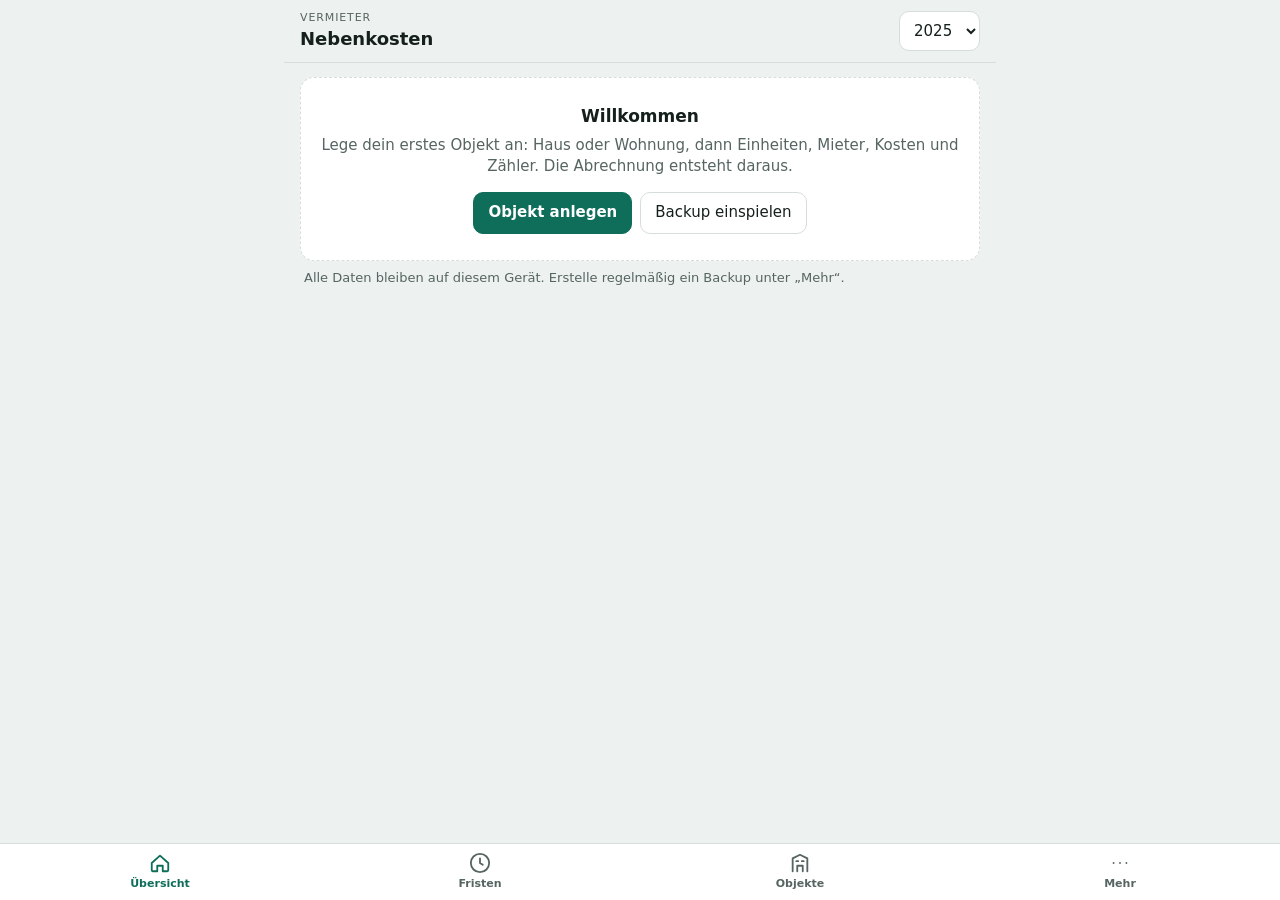
<file: nebenkosten/index.html>
<!doctype html>
<html lang="de">
<head>
<meta charset="utf-8">
<meta name="viewport" content="width=device-width, initial-scale=1, viewport-fit=cover">
<meta name="apple-mobile-web-app-capable" content="yes">
<meta name="mobile-web-app-capable" content="yes">
<meta name="apple-mobile-web-app-title" content="Nebenkosten">
<meta name="apple-mobile-web-app-status-bar-style" content="default">
<meta name="theme-color" content="#EDF1F0" media="(prefers-color-scheme: light)">
<meta name="theme-color" content="#0F1614" media="(prefers-color-scheme: dark)">
<meta name="format-detection" content="telephone=no">
<link rel="apple-touch-icon" href="apple-touch-icon.png">
<link rel="manifest" href="../manifest.webmanifest">
<link rel="icon" type="image/png" href="../shared/icons/icon-192.png">
<title>Nebenkosten</title>
<link rel="stylesheet" href="app.css">
</head>
<body>
<div class="wrap" id="app"><p class="note">Lädt …</p></div>
<nav class="tabs" id="tabs" aria-label="Bereiche"></nav>
<div id="print" aria-hidden="true"></div>
<script src="../shared/core.js"></script>
<script src="logik.js"></script>
<script src="app.js"></script>
</body>
</html>
</file>
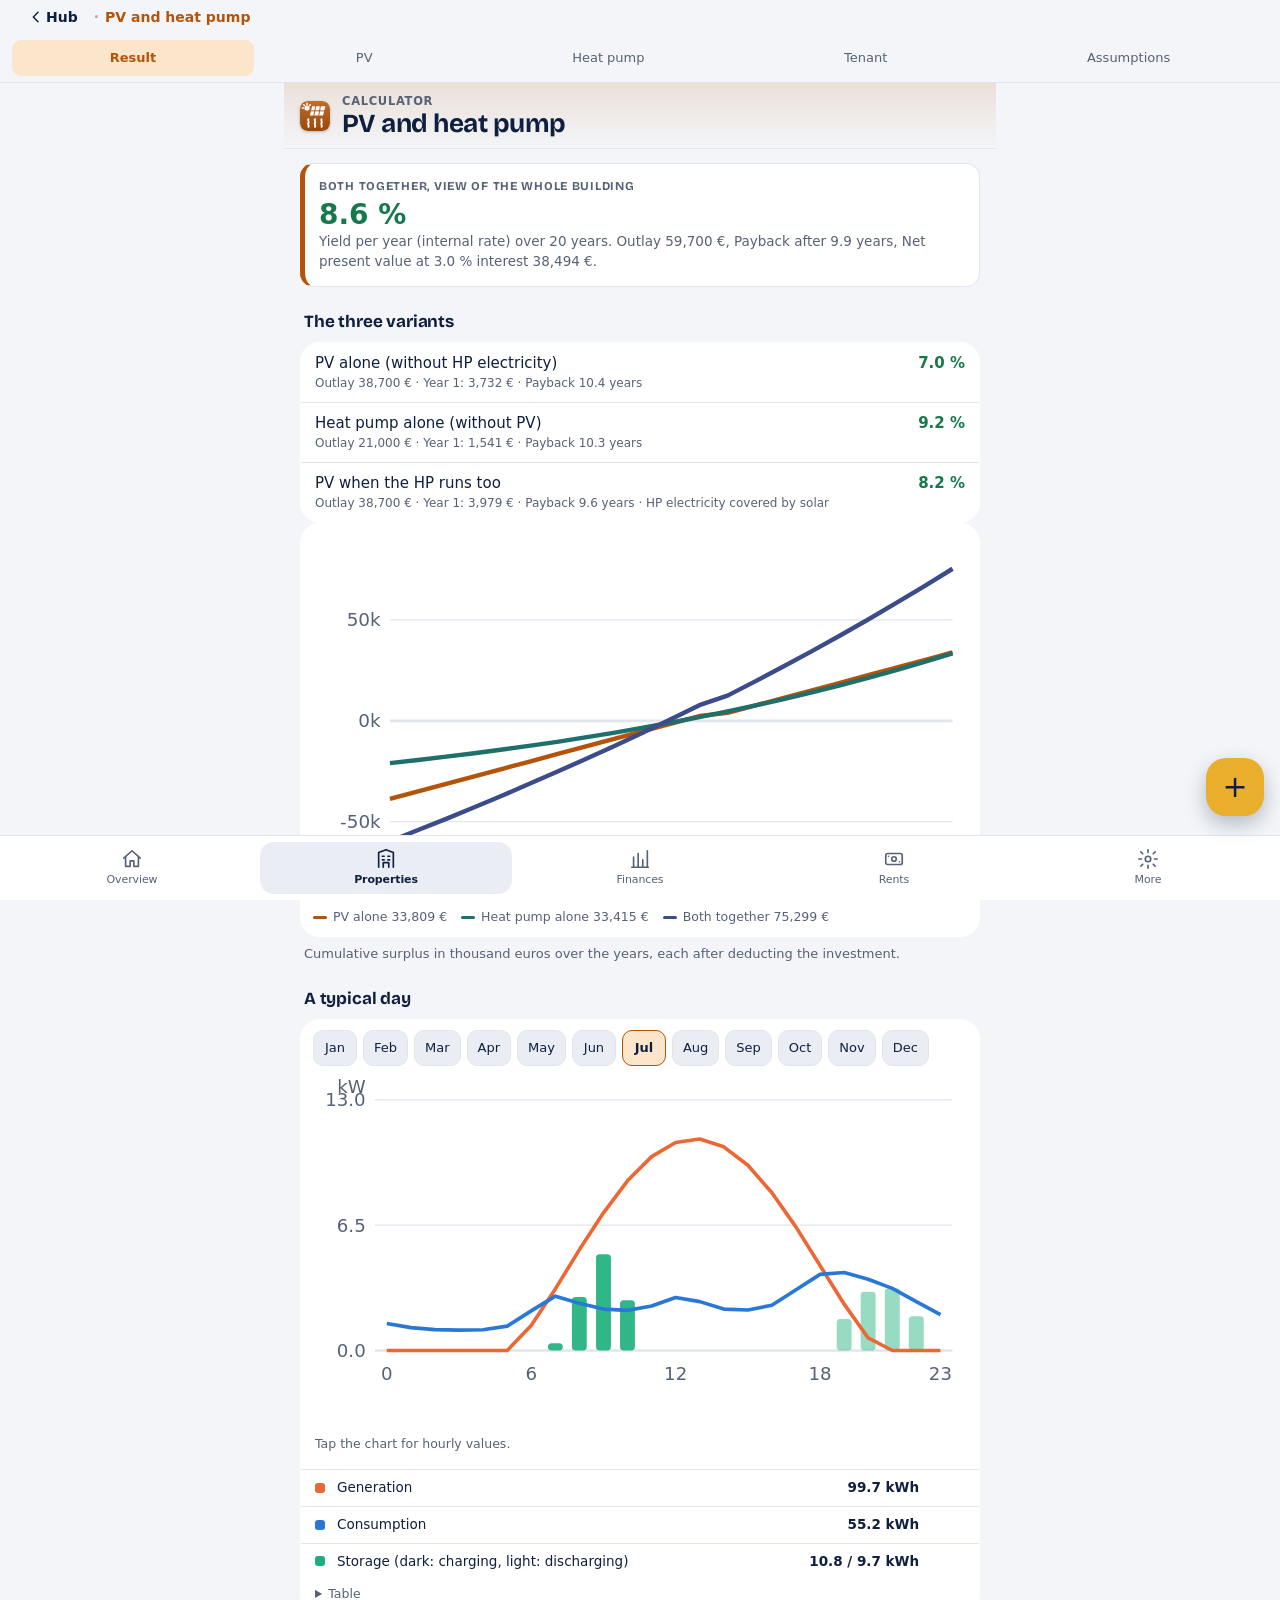
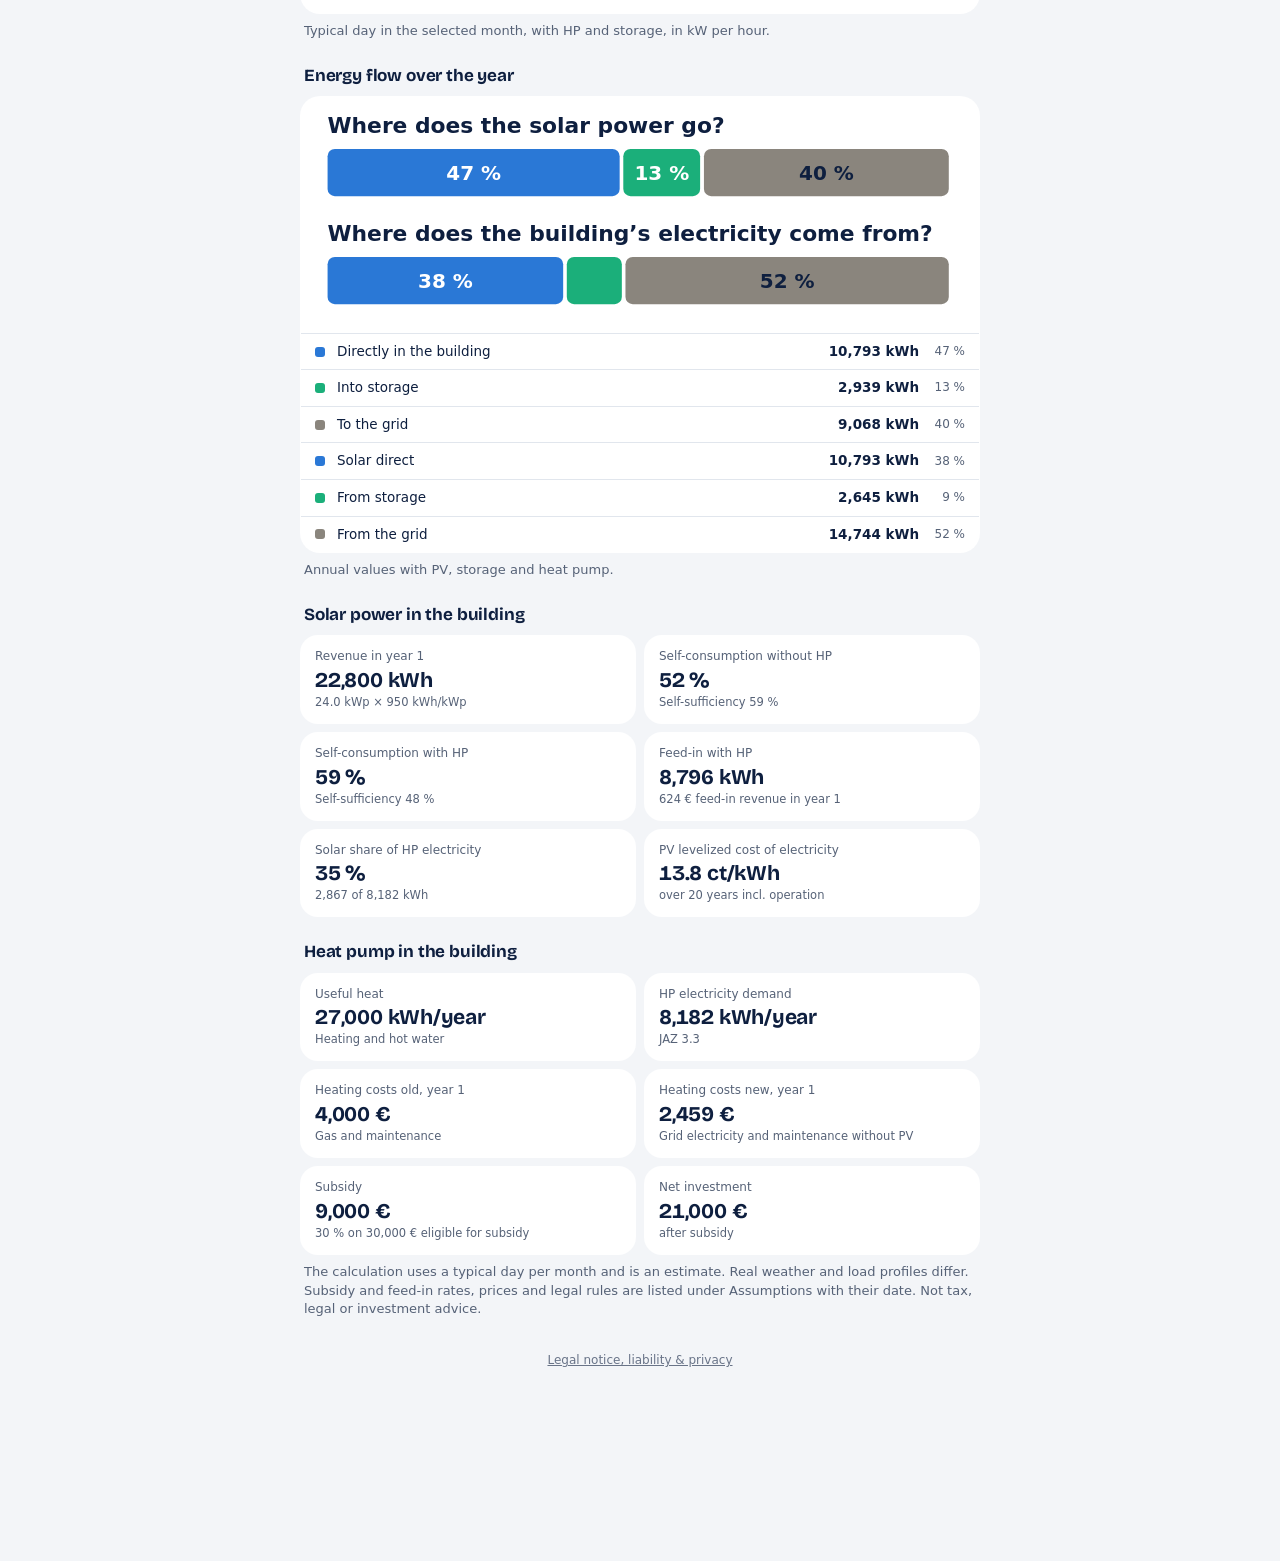
<file: pv-waermepumpe/index.html>
<!doctype html>
<html lang="de">
<head>
<meta charset="utf-8">
<meta name="viewport" content="width=device-width, initial-scale=1, viewport-fit=cover">
<meta name="apple-mobile-web-app-capable" content="yes">
<meta name="mobile-web-app-capable" content="yes">
<meta name="apple-mobile-web-app-title" content="PV und WP">
<meta name="apple-mobile-web-app-status-bar-style" content="default">
<meta name="theme-color" content="#F3F5F8" media="(prefers-color-scheme: light)">
<meta name="theme-color" content="#081225" media="(prefers-color-scheme: dark)">
<meta name="format-detection" content="telephone=no">
<link rel="apple-touch-icon" href="apple-touch-icon.png">
<link rel="manifest" href="../manifest.webmanifest">
<link rel="icon" type="image/png" href="../shared/icons/icon-192.png">
<title>PV und Wärmepumpe</title>
<style>
@font-face{font-family:'IBM Plex Mono';src:url(fonts/plexmono-400.woff) format('woff');font-weight:400 500;font-style:normal;font-display:swap}
@font-face{font-family:'IBM Plex Mono';src:url(fonts/plexmono-600.woff) format('woff');font-weight:600 700;font-style:normal;font-display:swap}
/* Layout: Ergebnis zuerst, danach je ein Reiter für Eingaben zu PV, Wärmepumpe, Mieter und Annahmen. Bernstein als Akzent (Sonne), Zahlen in Mono. */
:root{
  color-scheme:light;
  --bg:#F6F0E8; --surface:#FFFFFF; --surface2:#F8F3EC; --ink:#241A10; --muted:#6B5C4B; --line:#E3D8C8;
  --accent:#B45309; --accent-ink:#FFFFFF; --accent-soft:#FBE6CC;
  --s2:#1F6F6B; --s3:#3C4B8A;
  --good:#17804F; --good-soft:#DCF2E6; --mid:#8F5F00; --mid-soft:#FBEECB; --bad:#B3302F; --bad-soft:#F8DDDC;
  --font-body:-apple-system,BlinkMacSystemFont,'Segoe UI',Roboto,system-ui,sans-serif;
  --font-mono:'IBM Plex Mono',ui-monospace,'SF Mono',Menlo,monospace;
  padding-top:env(safe-area-inset-top,0px);
}
@media (prefers-color-scheme: dark){:root{
  color-scheme:dark;
  --bg:#16120D; --surface:#201A13; --surface2:#27201A; --ink:#F2E9DC; --muted:#B2A28E; --line:#3A3025;
  --accent:#F2B35A; --accent-ink:#2A1A04; --accent-soft:#3A2810;
  --s2:#6FD0C6; --s3:#9CB0F2;
  --good:#47C48A; --good-soft:#12301F; --mid:#E3B341; --mid-soft:#352A0E; --bad:#F27F7D; --bad-soft:#3A1717;}}
*{box-sizing:border-box}
html{-webkit-text-size-adjust:100%}
body{margin:0;background:var(--bg);color:var(--ink);font-family:var(--font-body);font-size:15px;line-height:1.45;padding-inline:16px;padding-block:0 110px}
button,input,textarea,select{font:inherit;color:inherit}
button{cursor:pointer}
a{color:var(--accent)}
.wrap{max-width:680px;margin-inline:auto}
:focus-visible{outline:2px solid var(--accent);outline-offset:2px}
.mono{font-family:var(--font-mono);font-variant-numeric:tabular-nums;letter-spacing:-.01em}
.bar{position:sticky;top:env(safe-area-inset-top,0px);z-index:5;margin-inline:-16px;padding:10px 16px;background:var(--bg);border-bottom:1px solid var(--line)}
.bar h1{font-size:20px;font-weight:600;margin:0}
.bar .sub{display:block;font-size:11px;font-weight:500;letter-spacing:.08em;text-transform:uppercase;color:var(--muted)}
.btn{border:1px solid var(--line);background:var(--surface);border-radius:10px;min-height:42px;padding:0 14px;font-weight:500;display:inline-flex;align-items:center;justify-content:center;gap:6px;text-decoration:none;color:var(--ink)}
.btn.primary{background:var(--accent);border-color:var(--accent);color:var(--accent-ink);font-weight:600}
.btn.danger{color:var(--bad);border-color:var(--bad)}
.btn.small{min-height:34px;padding:0 10px;font-size:13px}
main{padding-block:14px 0}
h2{font-size:12px;font-weight:600;letter-spacing:.09em;text-transform:uppercase;color:var(--muted);margin:22px 4px 8px}
h2:first-child{margin-top:2px}
.note{font-size:13px;color:var(--muted);margin:8px 4px}
.row-actions{display:flex;gap:8px;flex-wrap:wrap;margin:10px 0}
.pill{display:inline-flex;align-items:center;gap:6px;border-radius:999px;padding:3px 10px;font-size:12px;font-weight:600;white-space:nowrap}
.pill::before{content:"";width:7px;height:7px;border-radius:50%;background:currentColor}
.p-good{background:var(--good-soft);color:var(--good)} .p-mid{background:var(--mid-soft);color:var(--mid)} .p-bad{background:var(--bad-soft);color:var(--bad)} .p-none{background:var(--surface2);color:var(--muted)}
.t-good{color:var(--good)} .t-mid{color:var(--mid)} .t-bad{color:var(--bad)}
.card{background:var(--surface);border:1px solid var(--line);border-radius:14px;overflow:hidden}
.card.pad{padding:14px}
.warn{background:var(--mid-soft);border:1px solid var(--mid);border-radius:12px;padding:10px 12px;font-size:13.5px;margin:0 0 10px}
.hero{background:var(--surface);border:1px solid var(--line);border-left:5px solid var(--accent);border-radius:14px;padding:14px}
.hero .big{font-family:var(--font-mono);font-weight:600;font-size:28px;line-height:1.1;margin:4px 0 2px}
.hero .lab{font-size:12px;letter-spacing:.06em;text-transform:uppercase;color:var(--muted);font-weight:600}
.kpis{display:grid;grid-template-columns:repeat(2,minmax(0,1fr));gap:8px}
.kpi{background:var(--surface);border:1px solid var(--line);border-radius:12px;padding:11px 12px;min-width:0}
.kpi .l{font-size:12px;color:var(--muted);line-height:1.3;overflow-wrap:anywhere}
.kpi .v{font-family:var(--font-mono);font-weight:600;font-size:17px;margin-top:3px;font-variant-numeric:tabular-nums;overflow-wrap:anywhere}
.kpi .s{font-size:11.5px;color:var(--muted);margin-top:2px;line-height:1.3}
.kv{display:grid;grid-template-columns:minmax(0,1fr) auto;gap:6px 12px;padding:10px 14px;border-top:1px solid var(--line);align-items:baseline}
.kv:first-child{border-top:0}
.kv b{font-family:var(--font-mono);font-weight:600;font-variant-numeric:tabular-nums;text-align:right}
.kv small{display:block;color:var(--muted);font-size:12px;font-weight:400;font-family:var(--font-body)}
.kv.tot{background:var(--surface2)}
.fields{display:grid;grid-template-columns:repeat(2,minmax(0,1fr));gap:12px 10px;padding:14px}
.fld{display:flex;flex-direction:column;gap:4px;min-width:0;font-size:12.5px;color:var(--muted)}
.fld.full{grid-column:1/-1}
.fld input[type=text],.fld select{width:100%;min-width:0;background:var(--surface2);border:1px solid var(--line);border-radius:10px;padding:10px 11px;font-size:16px;color:var(--ink)}
.fld input[inputmode]{font-family:var(--font-mono);text-align:right}
.unit{position:relative;display:block}
.unit input{padding-right:52px!important}
.unit i{position:absolute;right:11px;top:50%;transform:translateY(-50%);font-style:normal;color:var(--muted);font-size:13px;pointer-events:none}
.chk{display:flex;gap:10px;align-items:center;padding:10px 14px;border-top:1px solid var(--line);font-size:14.5px;color:var(--ink)}
.chk input{width:22px;height:22px;accent-color:var(--accent);flex:none}
.derived{padding:11px 14px;border-top:1px solid var(--line);font-size:13.5px;color:var(--muted);background:var(--surface2)}
.derived b{font-family:var(--font-mono);color:var(--ink);font-weight:600}
.chart{padding:10px 8px 6px}
.chart svg{width:100%;height:auto;display:block}
.legend{display:flex;flex-wrap:wrap;gap:4px 14px;padding:0 12px 10px;font-size:12.5px;color:var(--muted)}
.legend i{display:inline-block;width:14px;height:3px;border-radius:2px;vertical-align:middle;margin-right:6px}
.code{width:100%;min-height:120px;background:var(--surface2);border:1px solid var(--line);border-radius:10px;padding:10px;font-family:var(--font-mono);font-size:12px;line-height:1.5}
.toast{position:fixed;left:50%;bottom:calc(84px + env(safe-area-inset-bottom,0px));transform:translateX(-50%);background:var(--ink);color:var(--bg);border-radius:10px;padding:10px 16px;font-size:14px;z-index:20;max-width:calc(100vw - 32px)}
.tabbar{position:fixed;left:0;right:0;bottom:0;z-index:6;display:grid;grid-template-columns:repeat(5,minmax(0,1fr));gap:2px;background:var(--surface);border-top:1px solid var(--line);padding:6px 6px calc(6px + env(safe-area-inset-bottom,0px))}
.tabbar button{display:flex;flex-direction:column;align-items:center;justify-content:center;border:0;background:none;padding:7px 2px;border-radius:10px;color:var(--muted);font-size:12.5px;font-weight:500;min-height:50px;line-height:1.15}
.tabbar button[aria-current="page"]{background:var(--accent-soft);color:var(--accent);font-weight:600}
@media (prefers-reduced-motion:reduce){*{transition:none!important}}
/*BRAND*/
@font-face{font-family:'Bricolage Grotesque';src:url(fonts/bricolage-700.woff) format('woff');font-weight:500 800;font-style:normal;font-display:swap}
.bar{padding-left:58px;background:linear-gradient(180deg,color-mix(in srgb,var(--accent) 13%,var(--bg)),var(--bg))}
.bar::before{content:'';position:absolute;left:16px;top:50%;transform:translateY(-50%);width:30px;height:30px;border-radius:8px;background:url("data:image/svg+xml,%3Csvg xmlns=%22http://www.w3.org/2000/svg%22 width=%2264%22 height=%2264%22 viewBox=%220 0 64 64%22%3E%3Cdefs%3E%3ClinearGradient id=%22g%22 x1=%220%22 y1=%220%22 x2=%220%22 y2=%221%22%3E%3Cstop offset=%220%22 stop-color=%22%23fff%22 stop-opacity=%22.16%22/%3E%3Cstop offset=%221%22 stop-color=%22%23000%22 stop-opacity=%22.14%22/%3E%3C/linearGradient%3E%3C/defs%3E%3Crect width=%2264%22 height=%2264%22 rx=%2215%22 fill=%22%23B45309%22/%3E%3Crect width=%2264%22 height=%2264%22 rx=%2215%22 fill=%22url%28%23g%29%22/%3E%3Ccircle cx=%2215%22 cy=%2215%22 r=%225.5%22 fill=%22%23fff%22/%3E%3Cg stroke=%22%23fff%22 stroke-width=%223.2%22 stroke-linecap=%22round%22%3E%3Cpath d=%22M15 5v2.5M5 15h2.5M8 8l1.8 1.8M22 8l-1.8 1.8%22/%3E%3C/g%3E%3Cpath d=%22M26 11h28l-5 20H21z%22 fill=%22%23fff%22/%3E%3Cg stroke=%22%23B45309%22 stroke-width=%222%22 stroke-linecap=%22round%22%3E%3Cpath d=%22M33.5 11l-4 20M43.5 11l-3.5 20M23.7 21h28.3%22/%3E%3C/g%3E%3Cg fill=%22none%22 stroke=%22%23fff%22 stroke-width=%224%22 stroke-linecap=%22round%22 stroke-linejoin=%22round%22%3E%3Cpath d=%22M18 39c-3 3 3 5 0 8s3 5 0 8%22/%3E%3Cpath d=%22M32 39c-3 3 3 5 0 8s3 5 0 8%22/%3E%3Cpath d=%22M46 39c-3 3 3 5 0 8s3 5 0 8%22/%3E%3C/g%3E%3C/svg%3E") center/cover;box-shadow:0 1px 3px rgba(0,0,0,.25)}
.bar h1,.empty b,.pcard .t,.mcard .t,.tile b,.hero .lab{font-family:'Bricolage Grotesque',var(--font-body)}
.bar h1{letter-spacing:-.01em}
.empty::before{content:'';display:block;width:60px;height:60px;margin:0 auto 12px;border-radius:15px;background:url("data:image/svg+xml,%3Csvg xmlns=%22http://www.w3.org/2000/svg%22 width=%2264%22 height=%2264%22 viewBox=%220 0 64 64%22%3E%3Cdefs%3E%3ClinearGradient id=%22g%22 x1=%220%22 y1=%220%22 x2=%220%22 y2=%221%22%3E%3Cstop offset=%220%22 stop-color=%22%23fff%22 stop-opacity=%22.16%22/%3E%3Cstop offset=%221%22 stop-color=%22%23000%22 stop-opacity=%22.14%22/%3E%3C/linearGradient%3E%3C/defs%3E%3Crect width=%2264%22 height=%2264%22 rx=%2215%22 fill=%22%23B45309%22/%3E%3Crect width=%2264%22 height=%2264%22 rx=%2215%22 fill=%22url%28%23g%29%22/%3E%3Ccircle cx=%2215%22 cy=%2215%22 r=%225.5%22 fill=%22%23fff%22/%3E%3Cg stroke=%22%23fff%22 stroke-width=%223.2%22 stroke-linecap=%22round%22%3E%3Cpath d=%22M15 5v2.5M5 15h2.5M8 8l1.8 1.8M22 8l-1.8 1.8%22/%3E%3C/g%3E%3Cpath d=%22M26 11h28l-5 20H21z%22 fill=%22%23fff%22/%3E%3Cg stroke=%22%23B45309%22 stroke-width=%222%22 stroke-linecap=%22round%22%3E%3Cpath d=%22M33.5 11l-4 20M43.5 11l-3.5 20M23.7 21h28.3%22/%3E%3C/g%3E%3Cg fill=%22none%22 stroke=%22%23fff%22 stroke-width=%224%22 stroke-linecap=%22round%22 stroke-linejoin=%22round%22%3E%3Cpath d=%22M18 39c-3 3 3 5 0 8s3 5 0 8%22/%3E%3Cpath d=%22M32 39c-3 3 3 5 0 8s3 5 0 8%22/%3E%3Cpath d=%22M46 39c-3 3 3 5 0 8s3 5 0 8%22/%3E%3C/g%3E%3C/svg%3E") center/cover;box-shadow:0 4px 12px rgba(0,0,0,.18)}
/*ENDBRAND*/
/*VIZ*/
:root{--c1:#2a78d6;--c2:#eb6834;--c3:#1baf7a;--c4:#eda100;--c5:#e87ba4;--c6:#008300;--c7:#6250d6;--c8:#e34948;--neutral:#8a857d}
@media (prefers-color-scheme: dark){:root{--c1:#3987e5;--c2:#d95926;--c3:#199e70;--c4:#c98500;--c5:#d55181;--c6:#008300;--c7:#9085e9;--c8:#e66767;--neutral:#8f8a82}}
.viz{padding:12px 12px 8px}
.viz svg{display:block;width:100%;height:auto;overflow:visible}
.viz text{font-family:var(--font-body);fill:var(--muted);font-size:11px}
.viz .t-ink{fill:var(--ink)}
.viz .num{font-family:var(--font-mono);font-variant-numeric:tabular-nums}
.vleg{display:flex;flex-direction:column}
.vleg .r{display:grid;grid-template-columns:14px minmax(0,1fr) auto auto;gap:8px;align-items:center;padding:8px 14px;border-top:1px solid var(--line);font-size:13.5px}
.vleg .r i{width:10px;height:10px;border-radius:3px;display:block}
.vleg .r b{font-family:var(--font-mono);font-weight:600}
.vleg .r span.p{font-family:var(--font-mono);color:var(--muted);font-size:12px;min-width:38px;text-align:right}
.vtip{position:fixed;z-index:30;pointer-events:none;background:var(--ink);color:var(--bg);border-radius:8px;padding:6px 9px;font-size:12px;line-height:1.35;max-width:220px;box-shadow:0 4px 14px rgba(0,0,0,.25)}
.vtip b{font-family:var(--font-mono)}
details.vtab{margin:6px 14px 10px;font-size:12.5px;color:var(--muted)}
details.vtab table{width:100%;border-collapse:collapse;margin-top:6px}
details.vtab td,details.vtab th{padding:4px 2px;border-top:1px solid var(--line);text-align:right;font-family:var(--font-mono);font-size:12px}
details.vtab td:first-child,details.vtab th:first-child{text-align:left;font-family:var(--font-body)}
/*ENDVIZ*/
.mchips{display:flex;gap:6px;overflow-x:auto;padding:10px 12px 0;-webkit-overflow-scrolling:touch}
.mchips button{flex:0 0 auto;min-width:44px;min-height:36px;border:1px solid var(--line);background:var(--surface2);color:var(--ink);border-radius:10px;font:inherit;font-size:13px;padding:0 10px}
.mchips button[aria-pressed=true]{background:var(--accent-soft);border-color:var(--accent);font-weight:600}
.vinfo{min-height:38px;padding:4px 14px 0;font-size:12.5px;color:var(--muted)}
.vinfo b{color:var(--ink);font-family:var(--font-mono);font-weight:600}
</style>
<link rel="stylesheet" href="../shared/ui.css">
<script>window.IMMO_I18N=1;</script>
<script src="../shared/i18n-en.js"></script>
<script src="../shared/core.js"></script>
</head>
<body>
<div class="wrap" id="app"></div>
<script>
'use strict';
/* =====================  ENGINE  ===================== */
/*ENGINE*/
const MD=[31,28,31,30,31,30,31,31,30,31,30,31];
const PVSH=[3,5.5,9.5,12.5,14,14.5,14.5,12.5,9.5,6,3,2.5];
const HDD=[19,16,13,8,3.5,1,0.5,0.5,2.5,8,13.5,17];
const HHF=[1.1,1.05,1.02,0.98,0.95,0.92,0.92,0.93,0.97,1.02,1.07,1.12];
const nrm=a=>{ const t=a.reduce((x,y)=>x+y,0); return a.map(v=>v/t); };
const SH_HH=nrm([2.2,1.8,1.6,1.5,1.5,1.8,3.2,4.6,4.0,3.5,3.4,3.8,4.6,4.2,3.5,3.4,3.8,5.2,6.6,6.8,6.2,5.4,4.2,3.0]);
const SH_WP=nrm([3.5,3.5,3.8,4.2,4.6,5.0,5.2,4.8,4.2,3.8,3.6,3.6,3.6,3.6,3.7,3.9,4.3,4.8,5.0,4.8,4.4,4.0,3.7,3.5]);
const LAT=48.5, YEARS=20;
const num=v=>{ const x=+v; return isFinite(x)?x:0; };

function solarShape(m){
  const doy=MD.slice(0,m).reduce((a,b)=>a+b,0)+15;
  const dec=23.44*Math.sin(2*Math.PI*(284+doy)/365)*Math.PI/180, la=LAT*Math.PI/180;
  const c=-Math.tan(la)*Math.tan(dec), hl=Math.acos(Math.max(-1,Math.min(1,c)))*12/Math.PI;
  const noon=(m>=3&&m<=8)?13.3:12.4, w=[];
  for(let h=0;h<24;h++){ const dx=h+0.5-noon; w.push(Math.abs(dx)<hl?Math.pow(Math.cos(Math.PI/2*dx/hl),1.3):0); }
  return nrm(w);
}
const SOLAR=[...Array(12).keys()].map(solarShape);

/* Repräsentativer Tag je Monat, stundenweise, mit Speicher. */
function simulate(s,withWp,withPv){
  const kwp=withPv?num(s.kwp):0, prodY=kwp*num(s.ertrag);
  const eta=Math.sqrt(Math.min(1,Math.max(0.5,num(s.etaBat)/100))), cap=withPv?Math.max(0,num(s.spK)):0, pb=Math.max(0.1,num(s.pBat));
  const hhY=num(s.kwhHH), miY=num(s.kwhMi), wpM=withWp?wpMonthly(s):new Array(12).fill(0);
  const sumH=HHF.reduce((a,f,i)=>a+f*MD[i],0), shP=nrm(PVSH);
  const R={prod:0,direct:0,disch:0,charged:0,export:0,grid:0,self:{hh:0,mi:0,wp:0},load:{hh:0,mi:0,wp:0}};
  let soc=0;
  for(let m=0;m<12;m++){
    const dP=prodY*shP[m]/MD[m], dHH=hhY*HHF[m]/sumH, dMI=miY*HHF[m]/sumH, dWP=wpM[m]/MD[m];
    for(let pass=0;pass<2;pass++){
      const A={direct:0,disch:0,charged:0,export:0,grid:0,self:{hh:0,mi:0,wp:0},load:{hh:0,mi:0,wp:0},hr:[]};
      for(let h=0;h<24;h++){
        const p=dP*SOLAR[m][h], l1=dHH*SH_HH[h], l2=dMI*SH_HH[h], l3=dWP*SH_WP[h], L=l1+l2+l3;
        const dir=Math.min(p,L), sur=p-dir, def=L-dir;
        const ch=Math.min(sur,pb,(cap-soc)/eta); soc+=ch*eta;
        const ds=Math.min(def,pb,soc*eta); soc-=ds/eta;
        const sup=dir+ds, k=L>0?sup/L:0;
        A.hr.push([p,L,ch,ds]); A.direct+=dir; A.disch+=ds; A.charged+=ch; A.export+=sur-ch; A.grid+=def-ds;
        A.self.hh+=l1*k; A.self.mi+=l2*k; A.self.wp+=l3*k; A.load.hh+=l1; A.load.mi+=l2; A.load.wp+=l3;
      }
      if(pass===1){ const d=MD[m]; (R.hr=R.hr||[])[m]=A.hr;
        R.prod+=dP*d; R.direct+=A.direct*d; R.disch+=A.disch*d; R.charged+=A.charged*d; R.export+=A.export*d; R.grid+=A.grid*d;
        ['hh','mi','wp'].forEach(g=>{ R.self[g]+=A.self[g]*d; R.load[g]+=A.load[g]*d; }); }
    }
  }
  R.selfTot=R.direct+R.disch; R.loadTot=R.load.hh+R.load.mi+R.load.wp;
  R.exportNet=R.export*(1-(s.begrenzung?Math.max(0,num(s.abregel))/100:0));
  R.ev=R.prod>0?R.selfTot/R.prod:0; R.autarkie=R.loadTot>0?R.selfTot/R.loadTot:0;
  return R;
}
function waermeNutz(s){ return s.wMode==='gas'?num(s.gasKwh)*num(s.kessel)/100:num(s.flaeche)*num(s.spez); }
function wpMonthly(s){
  const Q=waermeNutz(s), ww=Math.min(0.9,Math.max(0,num(s.wwAnt)/100)), j=Math.max(1,num(s.jaz)), hd=nrm(HDD);
  return hd.map(h=>(Q*(1-ww)*h+Q*ww/12)/j);
}
function irr(cf){
  const f=r=>cf.reduce((a,c,i)=>a+c/Math.pow(1+r,i),0);
  let lo=-0.9,hi=1; if(f(lo)*f(hi)>0) return null;
  for(let i=0;i<200;i++){ const mid=(lo+hi)/2; if(f(lo)*f(mid)<=0) hi=mid; else lo=mid; }
  return (lo+hi)/2;
}
function npv(cf,r){ return cf.reduce((a,c,i)=>a+c/Math.pow(1+r,i),0); }
function payback(cf){ let c=cf[0]; if(c>=0) return 0; for(let t=1;t<cf.length;t++){ const n=c+cf[t]; if(n>=0) return t-1+(-c)/cf[t]; c=n; } return null; }
function vAvg(s){
  const k=num(s.kwp); if(k<=0) return 0;
  return (Math.min(k,10)*num(s.v10)+Math.max(0,Math.min(k,40)-10)*num(s.v40)+Math.max(0,k-40)*num(s.v100))/k;
}
function pvFlow(s,R){
  const esc=num(s.stromG)/100, infl=num(s.infl)/100, deg=num(s.degr)/100, N=YEARS;
  const inv=num(s.invPv)+num(s.invSp), cf=[-inv], rows=[]; let opexSum=0, prodSum=0;
  const va=vAvg(s), hasMi=R.self.mi>1;
  for(let t=1;t<=N;t++){
    const d=Math.pow(1-deg,t-1), e=Math.pow(1+esc,t-1), i=Math.pow(1+infl,t-1);
    const selfVesc=(R.self.hh*num(s.pHH)*e+R.self.mi*num(s.pMi)+R.self.wp*num(s.pWp)*e)/100*d;
    const exp=R.exportNet*va/100*d;
    const opex=num(s.betrieb)/100*num(s.invPv)*i+(hasMi?num(s.ggvK)*i:0);
    const wr=(t===num(s.wrJahr))?num(s.wrInv):0;
    let tax=0; if(!s.steuerfrei){ tax=num(s.grenz)/100*(selfVesc+exp-opex-inv/N); }
    const c=selfVesc+exp-opex-wr-tax; cf.push(c); opexSum+=opex+wr; prodSum+=R.prod*d;
    rows.push({t,self:selfVesc,exp,opex,wr,tax,c});
  }
  return {cf,rows,inv,lcoe:prodSum>0?(inv+opexSum)/prodSum*100:0,y1:rows[0]};
}
function foerderung(s){
  const n=Math.max(1,Math.round(num(s.nWE))), capK=28000+15000*(Math.min(n,6)-1)+8000*Math.max(0,n-6);
  const fk=Math.min(num(s.invWp),capK);
  let q=30; if(s.selbst){ q+=num(s.klimaB)+num(s.einkB); }
  q=Math.min(q,70);
  if(!s.foerdAn) q=0;
  return {capK,fk,q,betrag:fk*q/100};
}
function wpFlow(s){
  const Q=waermeNutz(s), eta=Math.max(0.3,num(s.kessel)/100), gasK=Q/eta, el=Q/Math.max(1,num(s.jaz));
  const gG=num(s.gasG)/100, eG=num(s.stromG)/100, infl=num(s.infl)/100, N=YEARS;
  const F=foerderung(s), net=num(s.invWp)-F.betrag;
  const cf=[-net], lcf=[-net], tcf=[0], rows=[];
  const vmShare=Math.min(1,num(s.flaeche)>0?num(s.vmWfl)/num(s.flaeche):1);
  const umlBase=Math.max(0,num(s.invWp)*(1-num(s.instAbz)/100)-F.betrag)*vmShare;
  const uml=(s.umlage559e&&s.foerdAn)?Math.min(0.10*umlBase,0.50*num(s.vmWfl)*12):0;
  for(let t=1;t<=N;t++){
    const g=Math.pow(1+gG,t-1), e=Math.pow(1+eG,t-1), i=Math.pow(1+infl,t-1);
    const gasC=gasK*num(s.pGas)/100*g+num(s.wartAlt)*i, wpC=el*num(s.pWp)/100*e+num(s.wartWp)*i;
    const dT=gasC-wpC, co2=gasK*num(s.co2ct)/100*g*num(s.co2Ant)/100, rest=dT-co2;
    const land=co2+num(s.eigenAnt)/100*rest+uml, ten=(1-num(s.eigenAnt)/100)*rest-uml;
    cf.push(dT); lcf.push(land); tcf.push(ten); rows.push({t,gasC,wpC,dT,co2,land,ten});
  }
  return {Q,gasK,el,F,net,cf,lcf,tcf,rows,uml,umlCap:0.50*num(s.vmWfl)*12,y1:rows[0]};
}
function calc(s){
  const A=simulate(s,false,true), C=simulate(s,true,true);
  const pvA=pvFlow(s,A), pvC=pvFlow(s,C), wp=wpFlow(s);
  const N=YEARS, both=[ -(pvC.inv+wp.net) ], solo=[ -(pvA.inv) ];
  for(let t=1;t<=N;t++){ both.push(pvC.cf[t]+wp.cf[t]); }
  const cum=cf=>{ let c=0; return cf.map(v=>c+=v); };
  const z=num(s.zins)/100;
  const m=cf=>({irr:irr(cf),npv:npv(cf,z),pb:payback(cf),sum:cf.reduce((a,b)=>a+b,0)-cf[0]*0});
  // PV-Zusatznutzen: PV in Anwesenheit der WP gegenüber WP allein
  return {A,C,pvA,pvC,wp,both,mPvA:m(pvA.cf),mPvC:m(pvC.cf),mWp:m(wp.cf),mBoth:m(both),mWpL:m(wp.lcf),
    cumPvA:cum(pvA.cf),cumWp:cum(wp.cf),cumBoth:cum(both),cumPvC:cum(pvC.cf)};
}
/*END*/

/* =====================  ZUSTAND  ===================== */
const KEY='pvwp-v1';
const DEF={
  kwp:24, ertrag:950, degr:0.4, invPv:31200, spK:10.2, invSp:7500, pBat:5, etaBat:90, betrieb:1, wrInv:2200, wrJahr:12,
  begrenzung:true, abregel:3, steuerfrei:true, grenz:42,
  kwhHH:6000, kwhMi:14000, pHH:37, pMi:30, ggvK:500, v10:7.70, v40:6.66, v100:5.44,
  wMode:'gas', gasKwh:30000, kessel:90, flaeche:280, spez:110, wwAnt:18, jaz:3.3, invWp:30000, wartWp:250, wartAlt:400,
  pGas:12, co2ct:1.2, pWp:27, gasG:4, nWE:3, selbst:false, klimaB:16, einkB:0, foerdAn:true,
  name:'', adresse:'', vmWfl:240, umlage559e:true, instAbz:0, eigenAnt:10, co2Ant:50,
  stromG:2.5, infl:2, zins:3
};
let s=Object.assign({},DEF), storageOk=true;
try{ const r=localStorage.getItem(KEY); if(r){ const j=JSON.parse(r); if(j&&typeof j==='object') s=Object.assign({},DEF,j); } }catch(e){ storageOk=false; }
let saveT=null;
function save(){ clearTimeout(saveT); saveT=setTimeout(flush,250); }
function flush(){ try{ localStorage.setItem(KEY,JSON.stringify(s)); }catch(e){ storageOk=false; } try{ const R=calc(s); localStorage.setItem('pvwp-summary-v1',JSON.stringify({ts:Date.now(),irr:R.mBoth.irr,inv:-R.both[0]}));
  const ok=R.mBoth.irr!==null&&R.mBoth.irr!==undefined&&isFinite(R.mBoth.irr); ImmoCore.pubSum('pv',s.hubId?{[s.hubId]:{v:ok?ImmoCore.nf(R.mBoth.irr*100,1)+' %':'–',s:ok?'Rendite p. a. · Einsatz '+ImmoCore.nf(Math.round(-R.both[0]),0)+' €':'Angaben fehlen',st:!ok?'none':(R.mBoth.irr>=0.05?'ok':(R.mBoth.irr>=0.02?'mid':'bad'))}}:{}); }catch(e){} }
window.addEventListener('pagehide',flush);
document.addEventListener('visibilitychange',()=>{ if(document.hidden) flush(); });


/* =====================  GEMEINSAMES OBJEKT IM HUB  ===================== */
const {hubRead,hubSave,hubMasters,hubAvail}=ImmoCore, HMAP=[['name','name'],['adresse','adresse']];
const hEmpty=ImmoCore.hEmpty, hSame=ImmoCore.hSame;
/* Leere Hub-Felder werden aus der App gefüllt, sonst gilt das Hub-Objekt. */
/* Beim ersten Verknüpfen füllt die App leere Felder im Hub. Danach gilt der Hub, auch dort gelöschte Werte werden hier geleert. */
function hubMergeS(st,m){ let chS=false, chM=false; const first=!st.hubSynced;
  HMAP.forEach(([mk,sk])=>{ const mv=m[mk], sv=st[sk];
    if(hEmpty(mv)&&!hEmpty(sv)){ if(first){ m[mk]=sv; chM=true; } else if(mk!=='name'){ st[sk]=''; chS=true; } }
    else if(!hEmpty(mv)&&!hSame(mv,sv)){ st[sk]=(mk==='name'||mk==='adresse')?String(mv):+mv; chS=true; } });
  if(first){ st.hubSynced=true; chS=true; }
  return {chS,chM}; }
function syncFromHub(){
  if(!s.hubId) return; const h=hubRead(); if(!h) return; const m=(h.objs||[]).find(x=>x.id===s.hubId);
  if(!m){ delete s.hubId; flush(); return; }
  m.links=m.links||{}; let chH=false; if(!m.links.pv){ m.links.pv='1'; chH=true; }
  const r=hubMergeS(s,m); if(r.chM||chH) hubSave(h); if(r.chS) flush();
}
/* Kontext für die Kopfzeile: zu welchem Hub-Objekt gehört die Ansicht? */
window.immoCtx=()=>(s&&s.hubId)||'';
/* Kachel im Hub beim Öffnen aktualisieren */
window.addEventListener('load',()=>{ try{ flush(); }catch(e){} });
function hubWrite(k){ const p=HMAP.find(x=>x[1]===k); if(!s.hubId||!p) return; const h=hubRead(); if(!h) return; const m=(h.objs||[]).find(x=>x.id===s.hubId); if(!m) return; m[p[0]]=s[k]; hubSave(h); }
const pvSnap=()=>{ const o=JSON.parse(JSON.stringify(s)); delete o.snaps; return o; };
function hubLoad(m){
  const snaps=Object.assign({},s.snaps||{}); if(s.hubId) snaps[s.hubId]=pvSnap();
  /* Die Wohnfläche des Hub-Objekts ist ein Vorschlag für die vermietete Fläche, nicht die beheizte Gebäudefläche. */
  let base=snaps[m.id]; if(!base) base={name:m.name||'',adresse:m.adresse||'',vmWfl:+m.qm||DEF.vmWfl,hubSynced:true};
  s=Object.assign({},DEF,base,{snaps}); s.hubId=m.id;
  const h=hubRead(); if(h){ const mm=(h.objs||[]).find(x=>x.id===m.id); if(mm){ mm.links=mm.links||{}; mm.links.pv='1'; hubMergeS(s,mm); hubSave(h); } }
  flush();
}
function hubCardP(){
  if(!hubAvail()) return '';
  const ms=hubMasters(), m=s.hubId?ms.find(x=>x.id===s.hubId):null;
  const opts=ms.filter(x=>!m||x.id!==m.id).map(x=>`<option value="${esc(x.id)}">${esc(x.name||'Objekt')}${x.adresse?' · '+esc(x.adresse):''}</option>`).join('');
  const pick=opts?`<label class="fld" style="margin-top:10px">${m?'Anderes Objekt laden':'Objekt aus dem Hub laden'}<select data-hubpick="1"><option value="">– auswählen –</option>${opts}</select></label>`:'';
  const fl=`<label class="fld">Bezeichnung<input type="text" data-k="name" data-str="1" value="${esc(s.name||'')}" autocomplete="off"></label><label class="fld">Adresse<input type="text" data-k="adresse" data-str="1" value="${esc(s.adresse||'')}" autocomplete="off"></label>`;
  if(m) return `<h2>Hub-Objekt</h2><div class="card pad"><b>${esc(m.name||'Objekt')}</b><p class="note" style="margin:4px 0 8px">Bezeichnung und Adresse sind mit dem Hub abgeglichen. Die Wohnfläche des Hub-Objekts dient als Vorschlag für die vermietete Fläche. Beim Wechsel merkt sich die App alle Eingaben des Objekts.</p>${fl}${pick}</div>`;
  return `<h2>Hub-Objekt</h2><div class="card pad"><p style="margin:0 0 8px">Speichere dieses Objekt im Hub, dann nutzen es auch die anderen Apps.</p>${fl}<div class="row-actions" style="margin:0"><button class="btn small primary" data-act="hubmake">Im Hub speichern</button></div>${pick}</div>`;
}

/* =====================  HILFEN  ===================== */
const $=q=>document.querySelector(q);
const {esc,nf,parseDE,toast,kpi}=ImmoCore;
const eur=v=>ImmoCore.eur(v,0);
const pct=(v,d)=>v===null||v===undefined||!isFinite(v)?'–':nf(v*100,d===undefined?1:d)+' %';
const yrs=v=>v===null?'über 20 Jahre':nf(v,1)+' Jahre';
let tab='erg', toastT=null;
function bar(sub,title){ return `<div class="bar"><span class="sub">${esc(sub)}</span><h1>${esc(title)}</h1></div>`; }
function tabbar(){ const t=[['erg','Ergebnis'],['pv','PV'],['wp','Wärmepumpe'],['mi','Mieter'],['an','Annahmen']]; return `<nav class="tabbar" aria-label="Bereiche">${t.map(([i,l])=>`<button data-act="tab" data-v="${i}" ${tab===i?'aria-current="page"':''}>${l}</button>`).join('')}</nav>`; }
function kv(l,v,sub,cls){ return `<div class="kv ${cls||''}"><div>${l}${sub?`<small>${sub}</small>`:''}</div><b>${v}</b></div>`; }
function f(k,l,unit,opt){ opt=opt||{}; const v=s[k]; return `<label class="fld ${opt.full?'full':''}">${l}<span class="unit"><input type="text" inputmode="decimal" data-k="${k}" value="${esc(String(v).replace('.',ImmoCore.dc))}" autocomplete="off">${unit?`<i>${unit}</i>`:''}</span></label>`; }
function cb(k,l){ return `<label class="chk"><input type="checkbox" data-k="${k}" ${s[k]?'checked':''}><span>${l}</span></label>`; }
function irrCls(v){ return v===null?'t-bad':(v>=0.06?'t-good':(v>=0.03?'t-mid':'t-bad')); }

/* =====================  ANSICHTEN  ===================== */
function chart(R){
  const ser=[['PV allein',R.cumPvA,'var(--accent)'],['Wärmepumpe allein',R.cumWp,'var(--s2)'],['Beides zusammen',R.cumBoth,'var(--s3)']];
  const W=360,H=200,pl=44,pr=10,pt=10,pb=24; let mn=0,mx=0;
  ser.forEach(x=>x[1].forEach(v=>{ mn=Math.min(mn,v); mx=Math.max(mx,v); }));
  const pad=(mx-mn)*0.06||1000; mn-=pad; mx+=pad;
  const X=t=>pl+(W-pl-pr)*t/YEARS, Y=v=>pt+(H-pt-pb)*(1-(v-mn)/(mx-mn));
  const step=(()=>{ const raw=(mx-mn)/4, p=Math.pow(10,Math.floor(Math.log10(raw))), b=raw/p; return (b<1.5?1:b<3.5?2:b<7.5?5:10)*p; })();
  let g=''; for(let v=Math.ceil(mn/step)*step; v<=mx; v+=step){ g+=`<line x1="${pl}" x2="${W-pr}" y1="${Y(v)}" y2="${Y(v)}" stroke="var(--line)" stroke-width="${Math.abs(v)<1e-6?1.5:0.7}"/><text x="${pl-5}" y="${Y(v)+3.5}" text-anchor="end" font-size="10" fill="var(--muted)" font-family="var(--font-mono)">${nf(v/1000,0)}k</text>`; }
  [0,5,10,15,20].forEach(t=>{ g+=`<text x="${X(t)}" y="${H-7}" text-anchor="middle" font-size="10" fill="var(--muted)" font-family="var(--font-mono)">${t}</text>`; });
  const lines=ser.map(([n,d,c])=>`<polyline fill="none" stroke="${c}" stroke-width="2.4" stroke-linejoin="round" points="${d.map((v,t)=>X(t).toFixed(1)+','+Y(v).toFixed(1)).join(' ')}"/>`).join('');
  return `<div class="card"><div class="chart"><svg viewBox="0 0 ${W} ${H}" role="img" aria-label="Kumulierter Überschuss über 20 Jahre. Beides zusammen am Ende ${eur(R.cumBoth[YEARS])}, PV allein ${eur(R.cumPvA[YEARS])}, Wärmepumpe allein ${eur(R.cumWp[YEARS])}.">${g}${lines}</svg></div>
  <div class="legend">${ser.map(([n,d,c])=>`<span><i style="background:${c}"></i>${n} ${eur(d[YEARS])}</span>`).join('')}</div></div><p class="note">Kumulierter Überschuss in Tausend Euro über die Jahre, jeweils nach Abzug der Investition.</p>`;
}

/* ---------- Grafiken ---------- */
const MON=ImmoCore.lang==='en'?['Jan','Feb','Mar','Apr','May','Jun','Jul','Aug','Sep','Oct','Nov','Dec']:['Jan','Feb','Mär','Apr','Mai','Jun','Jul','Aug','Sep','Okt','Nov','Dez'];
let vm=6;
function dayChart(C){
  const H=C.hr[vm]; if(!H) return '';
  const W=360,Hh=190,pl=34,pr=8,pt=12,pb=40;
  let mx=0; H.forEach(x=>{ mx=Math.max(mx,x[0],x[1],x[2],x[3]); }); mx=Math.max(0.5,Math.ceil(mx*1.15*2)/2);
  const X=h=>pl+(W-pl-pr)*(h+0.5)/24, Y=v=>pt+(Hh-pt-pb)*(1-v/mx), bw=(W-pl-pr)/24*0.62;
  let g='';
  [0,0.5,1].forEach(f=>{ const v=mx*f; g+=`<line x1="${pl}" x2="${W-pr}" y1="${Y(v)}" y2="${Y(v)}" stroke="var(--line)" stroke-width="${f?0.7:1.3}"/><text x="${pl-5}" y="${Y(v)+3.5}" text-anchor="end" class="num" style="font-size:10px">${nf(v,1)}</text>`; });
  g+=`<text x="${pl-5}" y="8" text-anchor="end" style="font-size:10px">kW</text>`;
  [0,6,12,18,23].forEach(h=>g+=`<text x="${X(h)}" y="${Hh-24}" text-anchor="middle" class="num" style="font-size:10px">${h}</text>`);
  let bars='',hits='';
  H.forEach((x,h)=>{
    const [p,L,ch,ds]=x; const top=Math.max(ch,ds)||0;
    if(ch>0.005) bars+=`<rect x="${(X(h)-bw/2).toFixed(1)}" y="${Y(ch).toFixed(1)}" width="${bw.toFixed(1)}" height="${(Y(0)-Y(ch)).toFixed(1)}" rx="2" fill="var(--c3)" opacity=".9"/>`;
    if(ds>0.005) bars+=`<rect x="${(X(h)-bw/2).toFixed(1)}" y="${Y(ds).toFixed(1)}" width="${bw.toFixed(1)}" height="${(Y(0)-Y(ds)).toFixed(1)}" rx="2" fill="var(--c3)" opacity=".45"/>`;
    hits+=`<rect class="vh" x="${(X(h)-(W-pl-pr)/48).toFixed(1)}" y="${pt}" width="${((W-pl-pr)/24).toFixed(1)}" height="${Hh-pt-pb}" fill="transparent" data-tip="${h}:00 Uhr · Erzeugung <b>${nf(p,2)} kW</b> · Verbrauch <b>${nf(L,2)} kW</b> · Speicher laden <b>${nf(ch,2)}</b> / entladen <b>${nf(ds,2)} kW</b>"/>`;
  });
  const pts=i=>H.map((x,h)=>X(h).toFixed(1)+','+Y(x[i]).toFixed(1)).join(' ');
  const lines=`<polyline fill="none" stroke="var(--c2)" stroke-width="2" stroke-linejoin="round" points="${pts(0)}"/><polyline fill="none" stroke="var(--c1)" stroke-width="2" stroke-linejoin="round" points="${pts(1)}"/>`;
  const sum=i=>H.reduce((a,x)=>a+x[i],0);
  const leg=`<div class="vleg"><div class="r"><i style="background:var(--c2)"></i><span>Erzeugung</span><b>${nf(sum(0),1)} kWh</b><span class="p"></span></div><div class="r"><i style="background:var(--c1)"></i><span>Verbrauch</span><b>${nf(sum(1),1)} kWh</b><span class="p"></span></div><div class="r"><i style="background:var(--c3)"></i><span>Speicher (kräftig laden, hell entladen)</span><b>${nf(sum(2),1)} / ${nf(sum(3),1)} kWh</b><span class="p"></span></div></div>`;
  const tbl=`<details class="vtab"><summary>Tabelle</summary><table><tr><th>Uhr</th><th>Erz.</th><th>Verbr.</th><th>Akku laden</th><th>Akku entl.</th></tr>${H.map((x,h)=>`<tr><td>${h}</td><td>${nf(x[0],2)}</td><td>${nf(x[1],2)}</td><td>${nf(x[2],2)}</td><td>${nf(x[3],2)}</td></tr>`).join('')}</table></details>`;
  return `<div class="card"><div class="mchips" role="group" aria-label="Monat">${MON.map((n,i)=>`<button data-act="vm" data-v="${i}" aria-pressed="${i===vm}">${n}</button>`).join('')}</div>
  <div class="viz"><svg viewBox="0 0 ${W} ${Hh}" role="img" aria-label="Typischer Tag im ${MON[vm]}: Erzeugung ${nf(sum(0),1)} kWh, Verbrauch ${nf(sum(1),1)} kWh, Speicher lädt ${nf(sum(2),1)} und entlädt ${nf(sum(3),1)} kWh">${g}${bars}${lines}${hits}</svg></div>
  <div class="vinfo" id="vinfo">Tippe in die Grafik für Stundenwerte.</div>${leg}${tbl}</div><p class="note">Typischer Tag im gewählten Monat, mit WP und Speicher, in kW je Stunde.</p>`;
}
function flowBars(C){
  const W=360, pl=8, bw=W-16;
  const rows=[['Wohin geht der Solarstrom?',[['Direkt im Haus',C.direct,'var(--c1)'],['In den Speicher',C.charged,'var(--c3)'],['Ins Netz',C.export,'var(--neutral)']]],
              ['Woher kommt der Strom im Haus?',[['Solar direkt',C.direct,'var(--c1)'],['Aus dem Speicher',C.disch,'var(--c3)'],['Aus dem Netz',C.grid,'var(--neutral)']]]];
  let h='<div class="card"><div class="viz">'; let leg='';
  rows.forEach(([t,parts],ri)=>{
    const tot=parts.reduce((a,x)=>a+x[1],0)||1; let x=pl, svg='';
    parts.forEach(([n,v,c],i)=>{ const w=v/tot*bw; if(w<=0) return; svg+=`<rect x="${x.toFixed(1)}" y="22" width="${Math.max(0,w-2).toFixed(1)}" height="26" rx="4" fill="${c}"><title>${n}: ${nf(v,0)} kWh (${nf(v/tot*100,0)} %)</title></rect>`; if(w>34) svg+=`<text x="${(x+(w-2)/2).toFixed(1)}" y="39" text-anchor="middle" class="num" style="font-size:11px;font-weight:600;fill:${c==='var(--neutral)'?'var(--ink)':'#fff'}">${nf(v/tot*100,0)} %</text>`; x+=w; });
    h+=`<svg viewBox="0 0 ${W} 56" role="img" aria-label="${t} ${parts.map(p=>p[0]+' '+nf(p[1]/tot*100,0)+' Prozent').join(', ')}" style="margin-bottom:6px"><text x="${pl}" y="13" class="t-ink" style="font-size:12px;font-weight:600">${t}</text>${svg}</svg>`;
    leg+=parts.map(([n,v,c])=>`<div class="r"><i style="background:${c}"></i><span>${n}</span><b>${nf(v,0)} kWh</b><span class="p">${nf(v/tot*100,0)} %</span></div>`).join('');
  });
  return h+`</div><div class="vleg">${leg}</div></div><p class="note">Jahreswerte mit PV, Speicher und Wärmepumpe.</p>`;
}
function viewErg(){
  const R=calc(s); let h=bar(s.name||'Rechner','PV und Wärmepumpe')+'<main>';
  const warns=[];
  if(num(s.kwp)<=0) warns.push('Keine PV-Leistung eingetragen.');
  if(waermeNutz(s)<=0) warns.push('Kein Wärmebedarf eingetragen, die Wärmepumpe wird nicht gerechnet.');
  if(num(s.kwp)>30&&s.steuerfrei) warns.push('Die Steuerbefreiung gilt nur bis 30 kWp je Einheit. Prüfe deine Einstellung unter PV.');
  warns.forEach(w=>h+=`<div class="warn">${esc(w)}</div>`);
  const b=R.mBoth;
  h+=`<div class="hero"><div class="lab">Beides zusammen, Sicht auf das ganze Gebäude</div><div class="big ${irrCls(b.irr)}">${b.irr===null?'–':pct(b.irr)}</div><div style="font-size:13.5px;color:var(--muted)">Rendite pro Jahr (interner Zins) über ${YEARS} Jahre. Einsatz ${eur(-R.both[0])}, Amortisation nach ${yrs(b.pb)}, Kapitalwert bei ${nf(num(s.zins),1)} % Zins ${eur(b.npv)}.</div></div>`;
  h+='<h2>Die drei Varianten</h2><div class="card">';
  const row=(t,m,inv,y1,note)=>kv(t,`<span class="${irrCls(m.irr)}">${m.irr===null?'–':pct(m.irr)}</span>`,`Einsatz ${eur(inv)} · Jahr 1: ${eur(y1)} · Amortisation ${yrs(m.pb)}${note?' · '+note:''}`);
  h+=row('PV allein (ohne WP-Strom)',R.mPvA,R.pvA.inv,R.pvA.cf[1]);
  h+=row('Wärmepumpe allein (ohne PV)',R.mWp,-R.wp.cf[0],R.wp.cf[1]);
  h+=row('PV, wenn die WP mitläuft',R.mPvC,R.pvC.inv,R.pvC.cf[1],'WP-Strom wird solar gedeckt');
  h+='</div>';
  h+=chart(R);
  const A=R.A,C=R.C;
  h+='<h2>Ein typischer Tag</h2>'+dayChart(C)+'<h2>Energiefluss im Jahr</h2>'+flowBars(C);
  h+='<h2>Solarstrom im Haus</h2><div class="kpis">'+
    kpi('Ertrag im 1. Jahr',nf(A.prod,0)+' kWh',nf(num(s.kwp),1)+' kWp × '+nf(num(s.ertrag),0)+' kWh/kWp')+
    kpi('Eigenverbrauch ohne WP',pct(A.ev,0),'Autarkie '+pct(A.autarkie,0))+
    kpi('Eigenverbrauch mit WP',pct(C.ev,0),'Autarkie '+pct(C.autarkie,0))+
    kpi('Einspeisung mit WP',nf(C.exportNet,0)+' kWh',nf(C.exportNet*vAvg(s)/100,0)+' € Vergütung im 1. Jahr')+
    kpi('Solarer Anteil am WP-Strom',pct(R.C.load.wp>0?R.C.self.wp/R.C.load.wp:0,0),nf(R.C.self.wp,0)+' von '+nf(R.C.load.wp,0)+' kWh')+
    kpi('Stromgestehungskosten PV',nf(R.pvC.lcoe,1)+' ct/kWh','über '+YEARS+' Jahre inkl. Betrieb')+'</div>';
  h+='<h2>Wärmepumpe im Haus</h2><div class="kpis">'+
    kpi('Nutzwärme',nf(R.wp.Q,0)+' kWh/Jahr','Heizung und Warmwasser')+
    kpi('Strombedarf WP',nf(R.wp.el,0)+' kWh/Jahr','JAZ '+nf(num(s.jaz),1))+
    kpi('Heizkosten alt, Jahr 1',eur(R.wp.y1.gasC),'Gas und Wartung')+
    kpi('Heizkosten neu, Jahr 1',eur(R.wp.y1.wpC),'Netzstrom und Wartung ohne PV')+
    kpi('Förderung',eur(R.wp.F.betrag),nf(R.wp.F.q,0)+' % auf '+eur(R.wp.F.fk)+' förderfähig')+
    kpi('Investition netto',eur(R.wp.net),'nach Förderung')+'</div>';
  h+=`<p class="note">Die Rechnung nutzt einen typischen Tag je Monat und ist eine Schätzung. Reale Wetter- und Lastprofile weichen ab. Förder- und Vergütungssätze, Preise und Rechtsregeln stehen unter Annahmen mit Stand. Keine Steuer-, Rechts- oder Anlageberatung.</p>`;
  return h+'</main>'+tabbar();
}
function viewPv(){
  const R=calc(s), A=R.A; let h=bar('Eingaben','Photovoltaik')+'<main><h2>Anlage</h2><div class="card"><div class="fields">'+
    f('kwp','Leistung','kWp')+f('ertrag','Ertrag je kWp und Jahr','kWh')+f('degr','Leistungsverlust pro Jahr','%')+f('invPv','Kosten PV inkl. Montage','€')+
    f('spK','Speicher nutzbar','kWh')+f('invSp','Kosten Speicher','€')+f('pBat','Lade-/Entladeleistung','kW')+f('etaBat','Wirkungsgrad Speicher','%')+
    f('betrieb','Betrieb, Versicherung, Zähler','% der PV p. a.')+f('wrInv','Wechselrichter-Ersatz','€')+f('wrJahr','Ersatz im Jahr','')+'</div>'+
    `<div class="derived">Ertrag im 1. Jahr: <b id="d-prod">${nf(A.prod,0)} kWh</b></div></div>`;
  h+='<h2>Verbrauch im Haus</h2><div class="card"><div class="fields">'+f('kwhHH','Allgemeinstrom und eigener Verbrauch','kWh/Jahr')+f('kwhMi','Mieterstrom (nur wenn sie mitnehmen)','kWh/Jahr')+f('pHH','Strompreis, den du sparst','ct/kWh')+f('pMi','Erlös je kWh Mieterstrom','ct/kWh')+f('ggvK','Zusatzkosten Messung und Abrechnung','€/Jahr')+'</div></div>';
  h+='<p class="note">Der Mieterstrom entspricht dem Modell der gemeinschaftlichen Gebäudeversorgung oder klassischem Mieterstrom. Lege 0 kWh an, wenn die Mieter nicht beliefert werden. Der Erlös muss unter dem Grundversorgungstarif liegen, die genauen Preisgrenzen hängen vom Modell ab.</p>';
  h+='<h2>Einspeisung und Steuer</h2><div class="card"><div class="fields">'+f('v10','Vergütung bis 10 kWp','ct/kWh')+f('v40','Vergütung 10 bis 40 kWp','ct/kWh')+f('v100','Vergütung 40 bis 100 kWp','ct/kWh')+f('abregel','Verlust durch 60-%-Grenze','% der Einspeisung')+'</div>'+
    cb('begrenzung','Einspeisebegrenzung auf 60 % ohne Smart Meter berücksichtigen')+cb('steuerfrei','Einkommensteuerfrei (bis 30 kWp je Einheit, § 3 Nr. 72 EStG)')+
    `<div class="fields">${f('grenz','Grenzsteuersatz, falls nicht befreit','%')}</div>`+
    `<div class="derived">Mittlere Vergütung: <b id="d-vg">${nf(vAvg(s),2)} ct/kWh</b></div></div>`;
  h+='<p class="note">Die Vergütung gilt 20 Jahre ab Inbetriebnahme und hängt vom Datum der Inbetriebnahme ab. Trage den Satz ein, der für dich gilt (siehe Annahmen).</p></main>';
  return h+tabbar();
}
function viewWp(){
  const R=calc(s), F=R.wp.F; let h=bar('Eingaben','Wärmepumpe')+'<main><h2>Wärmebedarf</h2><div class="card"><div class="fields">'+
    `<label class="fld full">Bedarf ermitteln aus<select data-k="wMode"><option value="gas" ${s.wMode==='gas'?'selected':''}>bisherigem Gasverbrauch</option><option value="fl" ${s.wMode==='fl'?'selected':''}>Fläche und Bedarf je m²</option></select></label>`+
    (s.wMode==='gas'?f('gasKwh','Gasverbrauch bisher','kWh/Jahr')+f('kessel','Wirkungsgrad alte Heizung','%'):f('flaeche','Beheizte Fläche','m²')+f('spez','Nutzwärme je m² inkl. Warmwasser','kWh/m²'))+
    f('wwAnt','Anteil Warmwasser','%')+f('jaz','Jahresarbeitszahl (JAZ)','')+'</div>'+
    `<div class="derived">Nutzwärme: <b id="d-q">${nf(R.wp.Q,0)} kWh/Jahr</b> · Strombedarf WP: <b id="d-el">${nf(R.wp.el,0)} kWh/Jahr</b></div></div>`;
  h+='<p class="note">JAZ als Anhaltspunkt: Fußbodenheizung etwa 3,8 bis 4,3, große Heizkörper etwa 3,2 bis 3,6, hohe Vorlauftemperatur etwa 2,6 bis 3,0. Lass dir den Wert vom Planer für dein Haus bestätigen.</p>';
  h+='<h2>Kosten und Preise</h2><div class="card"><div class="fields">'+f('invWp','Kosten Wärmepumpe komplett','€')+f('wartWp','Wartung WP','€/Jahr')+f('wartAlt','Wartung und Schornsteinfeger alt','€/Jahr')+f('pGas','Gaspreis inkl. CO₂','ct/kWh')+f('co2ct','darin CO₂-Aufschlag','ct/kWh')+f('pWp','Strompreis Wärmepumpe','ct/kWh')+f('gasG','Gaspreissteigerung','% p. a.')+'</div></div>';
  h+='<h2>Förderung (BEG, KfW 458)</h2><div class="card">'+cb('foerdAn','Förderung beantragen')+cb('selbst','Selbstnutzer (nicht Vermieter)')+'<div class="fields">'+f('nWE','Wohneinheiten im Gebäude','')+f('klimaB','Klimageschwindigkeitsbonus (nur Selbstnutzer)','%')+f('einkB','Einkommensbonus (nur Selbstnutzer)','%')+'</div>'+
    `<div class="derived">Förderfähig bis <b id="d-fk">${eur(F.capK)}</b> · Satz <b id="d-fq">${nf(F.q,0)} %</b> · Zuschuss <b id="d-fb">${eur(F.betrag)}</b></div></div>`;
  h+='<p class="note">Vermieter erhalten nur die Grundförderung. Der Antrag muss vor dem Vertragsschluss gestellt sein, sonst ist der Vertrag nur mit Förderklausel zulässig. Prüfe die Bedingungen im KfW-Merkblatt.</p></main>';
  return h+tabbar();
}
function viewMi(){
  const R=calc(s), W=R.wp, y=W.y1; let h=bar('Eingaben','Mieter und Vermieter')+'<main><h2>Annahmen zur Umlage</h2><div class="card"><div class="fields">'+
    f('vmWfl','Vermietete Wohnfläche','m²')+f('instAbz','Abzug Instandhaltungsanteil','%')+f('eigenAnt','Heizkosten, die du selbst trägst','%')+f('co2Ant','CO₂-Kosten, die der Vermieter trägt','%')+'</div>'+
    cb('umlage559e','Mieterhöhung nach § 559e BGB ansetzen')+'</div>';
  h+='<p class="note">§ 559e BGB erlaubt bei einer geförderten Wärmepumpe 10 % der Kosten nach Abzug der Förderung als Mieterhöhung, höchstens 0,50 € je m² und Monat innerhalb von sechs Jahren. Voraussetzung ist die Inanspruchnahme der Förderung. Ob ein Instandhaltungsabzug nötig ist, hängt vom Einzelfall ab. Der CO₂-Anteil des Vermieters richtet sich nach dem Gebäude (Stufenmodell).</p>';
  h+='<h2>Wem nützt die Wärmepumpe? Jahr 1</h2><div class="card">'+
    kv('Gebäude gesamt',eur(y.dT),'Heizkosten alt minus neu')+
    kv('Vermieter',eur(y.land),'CO₂-Anteil, Eigenanteil und Mieterhöhung')+
    kv('Mieter, netto nach Umlage','<span class="'+(y.ten<0?'t-bad':'t-good')+'">'+eur(y.ten)+'</span>','Heizkostenersparnis minus Mieterhöhung')+
    kv('Mieterhöhung § 559e',eur(W.uml)+' pro Jahr',s.umlage559e&&s.foerdAn?'Grenze '+eur(W.umlCap)+' pro Jahr':'nicht angesetzt','tot')+'</div>';
  h+=`<div class="kpis" style="margin-top:10px">${kpi('Rendite Vermieter-Sicht',R.mWpL.irr===null?'–':pct(R.mWpL.irr),'nur deine Zahlungen',irrCls(R.mWpL.irr))}${kpi('Rendite Gebäude-Sicht',R.mWp.irr===null?'–':pct(R.mWp.irr),'alle Ersparnisse',irrCls(R.mWp.irr))}</div>`;
  if(y.ten<0) h+='<div class="warn" style="margin-top:10px">Die Mieterhöhung ist im ersten Jahr höher als die Heizkostenersparnis der Mieter. Das kann Streit bringen. Prüfe JAZ und Gaspreis, oder setze die Umlage niedriger an.</div>';
  h+='<p class="note">Die Heizkosten der Mieter sinken nur, wenn die Wärmepumpe wirklich weniger kostet als Gas. Der Solarstrom für die Wärmepumpe ist in dieser Aufteilung nicht enthalten, er steht nur im Gebäude-Ergebnis.</p></main>';
  return h+tabbar();
}
function viewAn(){
  let h=bar('Grundlagen','Annahmen')+'<main>'+hubCardP()+'<h2>Preise und Zeit</h2><div class="card"><div class="fields">'+f('stromG','Strompreissteigerung','% p. a.')+f('infl','Kostensteigerung allgemein','% p. a.')+f('zins','Kalkulationszins','%')+'</div></div>';
  h+=`<h2>Stand der Werte (recherchiert am 17.10.2026)</h2><div class="card pad" style="font-size:13.5px;line-height:1.5">
  <p style="margin:0 0 8px"><b>Einspeisevergütung</b> Teileinspeisung ab 1. August 2026: bis 10 kWp 7,70 ct, 10 bis 40 kWp 6,66 ct, 40 bis 100 kWp 5,44 ct je kWh. Sinkt halbjährlich um 1 %. Anlagen, die bis Ende 2026 ans Netz gehen, sollen die feste Vergütung 20 Jahre behalten. Für neue Anlagen ab 2027 ist eine Reform geplant, noch nicht beschlossen.</p>
  <p style="margin:0 0 8px"><b>Neue Regeln</b> Keine Vergütung bei negativen Börsenpreisen. Ohne Smart Meter dürfen neue Anlagen bis 100 kWp nur 60 % der Leistung einspeisen.</p>
  <p style="margin:0 0 8px"><b>BEG-Wärmepumpe</b> Seit 21. Juli 2026: Grundförderung 30 %. Klimageschwindigkeitsbonus 16 % und Einkommensbonus nur für Selbstnutzer. Maximal 70 %. Förderfähige Kosten 28.000 € für die 1. Wohneinheit, 15.000 € für die 2. bis 6., 8.000 € ab der 7.</p>
  <p style="margin:0 0 8px"><b>Preise</b> Haushaltsstrom im Mittel 37 ct/kWh (BDEW, August 2026). Gas etwa 12 ct/kWh. CO₂-Aufschlag etwa 1,2 ct/kWh, für 2027 mit steigender Tendenz. Netzentgelte 2027 steigen voraussichtlich.</p>
  <p style="margin:0">Diese Werte stammen aus Ratgeberseiten und Presseberichten und wurden nicht amtlich geprüft. Prüfe sie vor einer Entscheidung bei KfW, BAFA, Bundesnetzagentur und deinem Netzbetreiber.</p></div>`;
  h+='<h2>Daten</h2><div class="card pad"><p style="margin:0 0 10px">Die Eingaben liegen nur auf diesem Gerät. Sichere sie als Text.</p><div class="row-actions" style="margin:0"><button class="btn" data-act="exp">Backup anzeigen</button><button class="btn" data-act="reset">Standardwerte</button></div>'+
    '<textarea class="code" id="bk" placeholder="Backup-Text hier einfügen oder kopieren" style="margin-top:10px"></textarea><div class="row-actions"><button class="btn" data-act="cpy">Kopieren</button><button class="btn primary" data-act="imp">Einlesen</button></div></div>';
  if(!storageOk) h+='<div class="warn" style="margin-top:10px">Speichern im Browser ist nicht möglich. Deine Eingaben gehen beim Schließen verloren.</div>';
  return h+'</main>'+tabbar();
}
function render(keep){ const y=keep?window.scrollY:0; const v={erg:viewErg,pv:viewPv,wp:viewWp,mi:viewMi,an:viewAn}[tab]; $('#app').innerHTML=v(); window.scrollTo(0,y); }
function liveUpdate(){
  const R=calc(s), set=(id,t)=>{ const e=document.getElementById(id); if(e) e.textContent=t; };
  set('d-prod',nf(R.A.prod,0)+' kWh'); set('d-vg',nf(vAvg(s),2)+' ct/kWh'); set('d-q',nf(R.wp.Q,0)+' kWh/Jahr'); set('d-el',nf(R.wp.el,0)+' kWh/Jahr');
  set('d-fk',eur(R.wp.F.capK)); set('d-fq',nf(R.wp.F.q,0)+' %'); set('d-fb',eur(R.wp.F.betrag));
}

document.addEventListener('click',e=>{
  const b=e.target.closest('[data-act]'); if(!b) return; const a=b.dataset.act;
  if(a==='tab'){ tab=b.dataset.v; render(); return; }
  if(a==='vm'){ vm=+b.dataset.v; render(true); return; }
  if(a==='hubmake'){ const h=hubRead()||{v:1,urls:{},map:{},lastBackup:0,objs:[]}; if(!Array.isArray(h.objs)) h.objs=[]; const m={id:'o'+Date.now().toString(36)+Math.random().toString(36).slice(2,5),name:s.name||'Neues Objekt',adresse:s.adresse||'',kp:0,qm:0,bj:0,zi:0,kalt:0,links:{pv:'1'}}; h.objs.push(m); hubSave(h); s.hubId=m.id; s.hubSynced=true; if(!s.name) s.name=m.name; flush(); render(true); toast('Im Hub gespeichert.'); return; }
  if(a==='exp'){ $('#bk').value=JSON.stringify({src:'pvwp',v:1,s}); return; }
  if(a==='cpy'){ const ta=$('#bk'); if(!ta.value){ toast('Zuerst Backup anzeigen.'); return; } const ok=()=>toast('Kopiert.'); if(navigator.clipboard&&navigator.clipboard.writeText) navigator.clipboard.writeText(ta.value).then(ok,()=>{ ta.select(); document.execCommand('copy'); ok(); }); else { ta.select(); document.execCommand('copy'); ok(); } return; }
  if(a==='imp'){ try{ const j=JSON.parse($('#bk').value.trim()); if(!j||j.src!=='pvwp'||typeof j.s!=='object') throw 0; s=Object.assign({},DEF,j.s); flush(); render(); toast('Eingelesen.'); }catch(err){ toast('Das ist kein gültiges Backup.'); } return; }
  if(a==='reset'){ if(!window.confirm(ImmoCore.t('Alle Eingaben auf Standardwerte setzen?'))) return; s=Object.assign({},DEF); flush(); render(); toast('Standardwerte gesetzt.'); return; }
});

document.addEventListener('pointerdown',e=>{ const t=e.target.closest&&e.target.closest('[data-tip]'); const i=document.getElementById('vinfo'); if(t&&i) i.innerHTML=t.dataset.tip; });
document.addEventListener('pointerover',e=>{ if(e.pointerType==='touch') return; const t=e.target.closest&&e.target.closest('[data-tip]'); const i=document.getElementById('vinfo'); if(t&&i) i.innerHTML=t.dataset.tip; });
document.addEventListener('input',e=>{
  const t=e.target; if(!t.dataset||!t.dataset.k) return;
  if(t.type==='checkbox') return;
  if(t.tagName==='SELECT') return;
  s[t.dataset.k]=t.dataset.str?t.value:parseDE(t.value); hubWrite(t.dataset.k); save(); if(!t.dataset.str) liveUpdate();
});
document.addEventListener('change',e=>{
  const t=e.target; if(!t.dataset||!t.dataset.k) return;
  if(t.type==='checkbox'){ s[t.dataset.k]=t.checked; save(); liveUpdate(); }
  else if(t.tagName==='SELECT'){ s[t.dataset.k]=t.value; save(); render(true); }
});
document.addEventListener('change',e=>{ const t=e.target; if(t.dataset&&t.dataset.hubpick!==undefined&&t.value){ const m=hubMasters().find(x=>x.id===t.value); if(!m) return;
  if(!s.hubId&&s.name&&!window.confirm(ImmoCore.t('Die aktuellen Eingaben werden durch das gewählte Objekt ersetzt. Sichere sie vorher im Hub, wenn du sie behalten willst. Fortfahren?'))){ t.value=''; return; }
  hubLoad(m); render(true); toast('Objekt geladen.'); } });
syncFromHub();
render();
</script>
<footer class="legal-foot"><a id="hubLink" href="../immobilien-hub/index.html">‹ Zum Hub</a> <button type="button" id="legalBtn">Impressum, Haftung &amp; Datenschutz</button></footer>
<script>(function(){try{var u=localStorage.getItem('immo-hub-url-v1');if(u)document.getElementById('hubLink').href=u;}catch(e){}})();</script>
<dialog id="legalDlg"><form method="dialog"><h2>Impressum, Haftung &amp; Datenschutz</h2>
<p id="legalWho" hidden></p>
<h3>Haftung</h3><p>Diese App liefert Orientierungsrechnungen. Sie ersetzt keine Steuer-, Rechts-, Finanzierungs- oder Anlageberatung. Ergebnisse, Fristen und Rechtshinweise können unvollständig oder nicht mehr aktuell sein und hängen von deinen Eingaben und vom Einzelfall ab. Für Richtigkeit und Vollständigkeit wird keine Gewähr übernommen. Prüfe wichtige Entscheidungen mit Steuerberater, Rechtsanwalt oder Bank.</p>
<h3>Datenschutz</h3><p>Es gibt kein Konto, keinen Server der App und keine Werbung. Deine Eingaben werden ausschließlich lokal im Speicher deines Browsers auf deinem Gerät abgelegt und nicht an mich oder Dritte übertragen. Es werden weder Tracking noch Cookies zu Analysezwecken eingesetzt, und alle Schriften liegen auf demselben Server, es werden keine Schriften bei Google geladen.</p>
<p>Beim Aufruf der Seite verarbeitet der Hosting-Anbieter GitHub (GitHub Pages) technisch notwendig Verbindungsdaten wie die IP-Adresse. Darauf hat die App keinen Einfluss, siehe die Datenschutzerklärung von GitHub.</p>
<p>Die Daten bleiben auf deinem Gerät, solange du sie nicht selbst exportierst oder weitergibst. Wenn du Browserdaten löschst oder die App entfernst, sind sie weg. Lege deshalb regelmäßig ein Backup an, soweit die App es anbietet. Besonders bei Mieterdaten bist du selbst für den datenschutzgerechten Umgang verantwortlich.</p>
<button class="legal-ok" value="ok">Schließen</button></form></dialog>
<style>
.legal-foot{text-align:center;padding:18px 16px calc(100px + env(safe-area-inset-bottom));font:12px/1.3 -apple-system,BlinkMacSystemFont,'Segoe UI',system-ui,sans-serif}
.legal-foot button{background:none;border:0;color:inherit;opacity:.6;text-decoration:underline;font:inherit;padding:8px;cursor:pointer}
.legal-foot a{color:inherit;opacity:.6;text-decoration:underline;font:inherit;padding:8px;display:inline-block}
#legalDlg{color-scheme:light dark;background:Canvas;color:CanvasText;border:1px solid color-mix(in srgb,CanvasText 25%,transparent);border-radius:14px;padding:18px;max-width:min(460px,calc(100vw - 32px));max-height:80vh;font:14px/1.5 -apple-system,BlinkMacSystemFont,'Segoe UI',system-ui,sans-serif}
#legalDlg::backdrop{background:rgba(0,0,0,.5)}
#legalDlg h2{font-size:18px;margin:0 0 8px}#legalDlg h3{font-size:14px;margin:14px 0 4px}#legalDlg p{margin:0 0 8px}
.legal-ok{margin-top:8px;width:100%;min-height:44px;border-radius:10px;border:1px solid color-mix(in srgb,CanvasText 30%,transparent);background:none;color:inherit;font:inherit;font-weight:600;cursor:pointer}
</style>
<script>
/* Anbieter (optional, z. B. Name und E-Mail für öffentliche Weitergabe): */
var LEGAL_ANBIETER='';
(function(){var b=document.getElementById('legalBtn'),d=document.getElementById('legalDlg'),w=document.getElementById('legalWho');
if(LEGAL_ANBIETER){w.textContent='Anbieter: '+LEGAL_ANBIETER;w.hidden=false}
if(location.protocol==='app:'){document.querySelectorAll('#legalDlg p').forEach(function(p){if(/GitHub Pages/.test(p.textContent))p.remove()})}
b.addEventListener('click',function(){if(d.showModal)d.showModal();else d.setAttribute('open','')})})();
</script>

</body>
</html>
</file>
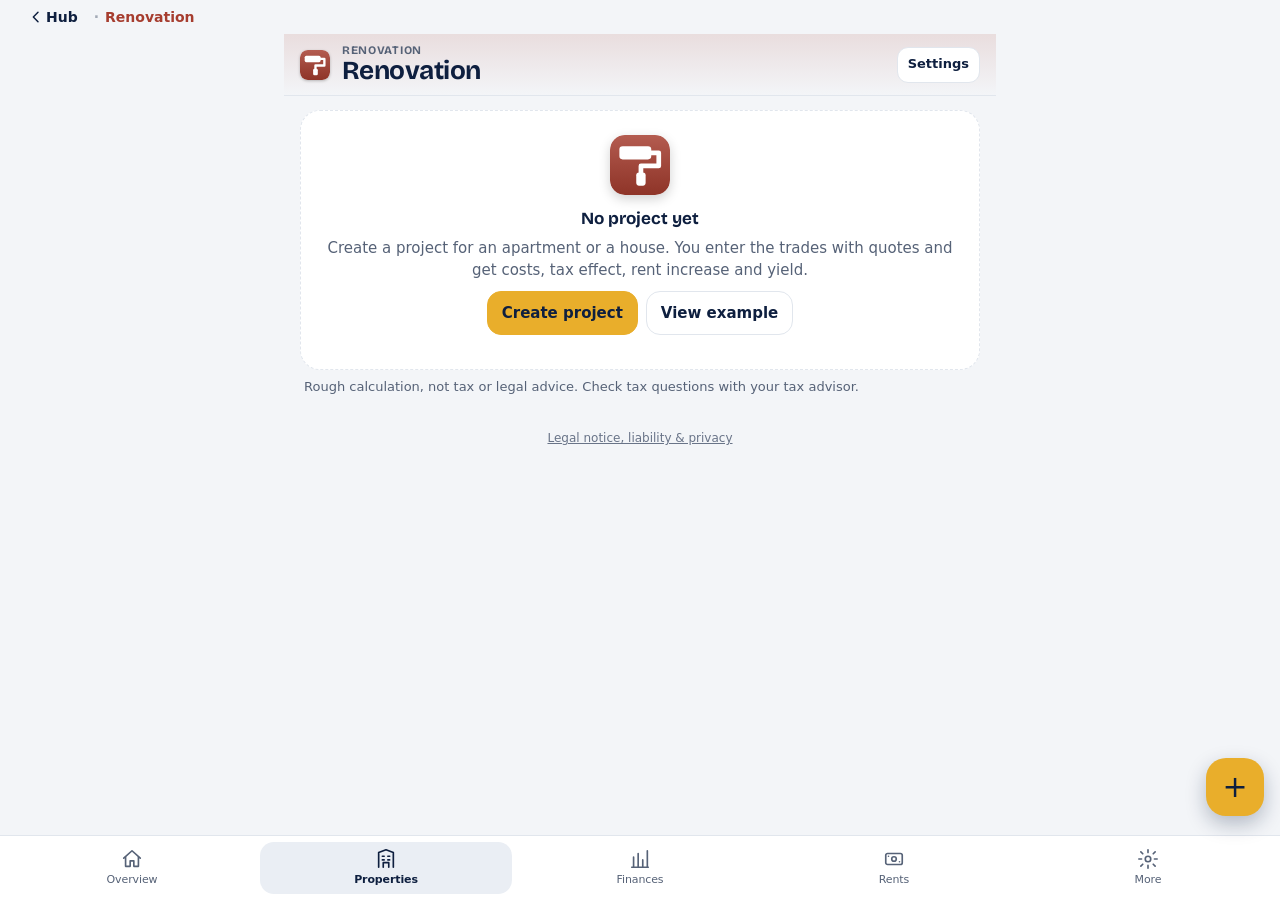
<file: renovierung/index.html>
<!doctype html>
<html lang="de">
<head>
<meta charset="utf-8">
<meta name="viewport" content="width=device-width, initial-scale=1, viewport-fit=cover">
<meta name="apple-mobile-web-app-capable" content="yes">
<meta name="mobile-web-app-capable" content="yes">
<meta name="apple-mobile-web-app-title" content="Sanierung">
<meta name="apple-mobile-web-app-status-bar-style" content="default">
<meta name="theme-color" content="#F3F5F8" media="(prefers-color-scheme: light)">
<meta name="theme-color" content="#081225" media="(prefers-color-scheme: dark)">
<meta name="format-detection" content="telephone=no">
<link rel="apple-touch-icon" href="apple-touch-icon.png">
<link rel="manifest" href="../manifest.webmanifest">
<link rel="icon" type="image/png" href="../shared/icons/icon-192.png">
<title>Renovierung und Sanierung</title>
<style>
@font-face{font-family:'IBM Plex Mono';src:url(fonts/plexmono-400.woff) format('woff');font-weight:400 500;font-style:normal;font-display:swap}
@font-face{font-family:'IBM Plex Mono';src:url(fonts/plexmono-600.woff) format('woff');font-weight:600 700;font-style:normal;font-display:swap}
/* Layout: Projektliste, darin fünf Reiter (Kosten, Steuer, Miete, Finanzierung, Ergebnis). Ziegelrot als Akzent, Zahlen in Mono wie in einem Angebot. */
:root{
  color-scheme:light;
  --bg:#F1EEE8; --surface:#FFFFFF; --surface2:#F7F4EE; --ink:#221C17; --muted:#6A5F55; --line:#DDD5C9;
  --accent:#A63D2F; --accent-ink:#FFFFFF; --accent-soft:#F6DDD8;
  --good:#17804F; --good-soft:#DCF2E6; --mid:#8F5F00; --mid-soft:#FBEECB; --bad:#B3302F; --bad-soft:#F8DDDC;
  --font-body:-apple-system,BlinkMacSystemFont,'Segoe UI',Roboto,system-ui,sans-serif;
  --font-mono:'IBM Plex Mono',ui-monospace,'SF Mono',Menlo,monospace;
  padding-top:env(safe-area-inset-top,0px);
}
@media (prefers-color-scheme: dark){:root{
  color-scheme:dark;
  --bg:#14110F; --surface:#1E1A17; --surface2:#26211D; --ink:#F0E9E1; --muted:#B0A598; --line:#352E28;
  --accent:#F08A78; --accent-ink:#2E0F09; --accent-soft:#3B1D17;
  --good:#47C48A; --good-soft:#12301F; --mid:#E3B341; --mid-soft:#352A0E; --bad:#F27F7D; --bad-soft:#3A1717;}}
*{box-sizing:border-box}
html{-webkit-text-size-adjust:100%}
body{margin:0;background:var(--bg);color:var(--ink);font-family:var(--font-body);font-size:15px;line-height:1.45;padding-inline:16px;padding-block:0 110px}
button,input,textarea,select{font:inherit;color:inherit}
button{cursor:pointer}
a{color:var(--accent)}
.wrap{max-width:680px;margin-inline:auto}
:focus-visible{outline:2px solid var(--accent);outline-offset:2px}
.mono{font-family:var(--font-mono);font-variant-numeric:tabular-nums;letter-spacing:-.01em}
.bar{position:sticky;top:env(safe-area-inset-top,0px);z-index:5;margin-inline:-16px;padding:10px 16px;background:var(--bg);border-bottom:1px solid var(--line);display:flex;align-items:center;gap:10px}
.bar h1{font-size:18px;font-weight:600;margin:0;flex:1;min-width:0;overflow:hidden;text-overflow:ellipsis;white-space:nowrap}
.bar .sub{display:block;font-size:11px;font-weight:500;letter-spacing:.08em;text-transform:uppercase;color:var(--muted)}
.back{border:0;background:var(--accent-soft);color:var(--accent);border-radius:10px;min-height:40px;padding:0 12px;font-weight:600;display:inline-flex;align-items:center;text-decoration:none}
.btn{border:1px solid var(--line);background:var(--surface);border-radius:10px;min-height:42px;padding:0 14px;font-weight:500;display:inline-flex;align-items:center;justify-content:center;gap:6px;text-decoration:none;color:var(--ink)}
.btn.primary{background:var(--accent);border-color:var(--accent);color:var(--accent-ink);font-weight:600}
.btn.danger{color:var(--bad);border-color:var(--bad)}
.btn.small{min-height:34px;padding:0 10px;font-size:13px}
main{padding-block:14px 0}
h2{font-size:12px;font-weight:600;letter-spacing:.09em;text-transform:uppercase;color:var(--muted);margin:22px 4px 8px}
h2:first-child{margin-top:2px}
.note{font-size:13px;color:var(--muted);margin:8px 4px}
.row-actions{display:flex;gap:8px;flex-wrap:wrap;margin:10px 0}
.pill{display:inline-flex;align-items:center;gap:6px;border-radius:999px;padding:3px 10px;font-size:12px;font-weight:600;white-space:nowrap}
.pill::before{content:"";width:7px;height:7px;border-radius:50%;background:currentColor}
.p-good{background:var(--good-soft);color:var(--good)} .p-mid{background:var(--mid-soft);color:var(--mid)} .p-bad{background:var(--bad-soft);color:var(--bad)} .p-none{background:var(--surface2);color:var(--muted)}
.t-good{color:var(--good)} .t-mid{color:var(--mid)} .t-bad{color:var(--bad)}
.card{background:var(--surface);border:1px solid var(--line);border-radius:14px;overflow:hidden}
.card.pad{padding:14px}
.cards{display:flex;flex-direction:column;gap:10px}
.empty{background:var(--surface);border:1px dashed var(--line);border-radius:14px;padding:24px 18px;text-align:center;color:var(--muted)}
.empty b{display:block;color:var(--ink);font-size:17px;margin-bottom:6px}
.empty .row-actions{justify-content:center}
.warn{background:var(--mid-soft);border:1px solid var(--mid);border-radius:12px;padding:10px 12px;font-size:13.5px;margin:0 0 10px}
.bad{background:var(--bad-soft);border:1px solid var(--bad);border-radius:12px;padding:10px 12px;font-size:13.5px;margin:0 0 10px}
.hero{background:var(--surface);border:1px solid var(--line);border-left:5px solid var(--accent);border-radius:14px;padding:14px}
.hero .big{font-family:var(--font-mono);font-weight:600;font-size:28px;line-height:1.1;margin:4px 0 2px}
.hero .lab{font-size:12px;letter-spacing:.06em;text-transform:uppercase;color:var(--muted);font-weight:600}
.kpis{display:grid;grid-template-columns:repeat(2,minmax(0,1fr));gap:8px}
.kpi{background:var(--surface);border:1px solid var(--line);border-radius:12px;padding:11px 12px;min-width:0}
.kpi .l{font-size:12px;color:var(--muted);line-height:1.3;overflow-wrap:anywhere}
.kpi .v{font-family:var(--font-mono);font-weight:600;font-size:17px;margin-top:3px;font-variant-numeric:tabular-nums;overflow-wrap:anywhere}
.kpi .s{font-size:11.5px;color:var(--muted);margin-top:2px;line-height:1.3}
.kv{display:grid;grid-template-columns:minmax(0,1fr) auto;gap:6px 12px;padding:10px 14px;border-top:1px solid var(--line);align-items:baseline}
.kv:first-child{border-top:0}
.kv b{font-family:var(--font-mono);font-weight:600;font-variant-numeric:tabular-nums;text-align:right}
.kv small{display:block;color:var(--muted);font-size:12px;font-weight:400;font-family:var(--font-body)}
.kv.tot{background:var(--surface2)}
.fields{display:grid;grid-template-columns:repeat(2,minmax(0,1fr));gap:12px 10px;padding:14px}
.fld{display:flex;flex-direction:column;gap:4px;min-width:0;font-size:12.5px;color:var(--muted)}
.fld.full{grid-column:1/-1}
.fld input[type=text],.fld select,.fld textarea{width:100%;min-width:0;background:var(--surface2);border:1px solid var(--line);border-radius:10px;padding:10px 11px;font-size:16px;color:var(--ink)}
.fld input[inputmode]{font-family:var(--font-mono);text-align:right}
.unit{position:relative;display:block}
.unit input{padding-right:46px!important}
.unit i{position:absolute;right:11px;top:50%;transform:translateY(-50%);font-style:normal;color:var(--muted);font-size:13px;pointer-events:none}
.chk{display:flex;gap:10px;align-items:center;padding:10px 14px;border-top:1px solid var(--line);font-size:14.5px}
.chk input{width:22px;height:22px;accent-color:var(--accent);flex:none}
.derived{padding:11px 14px;border-top:1px solid var(--line);font-size:13.5px;color:var(--muted);background:var(--surface2)}
.derived b{font-family:var(--font-mono);color:var(--ink);font-weight:600}
.pcard{display:block;text-decoration:none;color:var(--ink);background:var(--surface);border:1px solid var(--line);border-radius:14px;padding:13px 14px}
.pcard .t{font-weight:600;font-size:16px} .pcard .a{font-size:13px;color:var(--muted);margin-top:1px}
.pcard .m{display:flex;flex-wrap:wrap;gap:2px 14px;margin-top:8px;font-size:13px;color:var(--muted)}
.pcard .m b{font-family:var(--font-mono);font-weight:500;color:var(--ink)}
.pos{padding:12px 14px;border-top:1px solid var(--line);display:grid;gap:8px}
.pos:first-child{border-top:0}
.pos .l1{display:grid;grid-template-columns:minmax(0,1fr) 34px;gap:8px;align-items:center}
.pos input[type=text],.pos select{width:100%;min-width:0;background:var(--surface2);border:1px solid var(--line);border-radius:10px;padding:9px 10px;font-size:16px}
.pos .ang{display:grid;grid-template-columns:repeat(3,minmax(0,1fr));gap:6px}
.pos .ang label{display:flex;flex-direction:column;gap:3px;font-size:11.5px;color:var(--muted);padding:6px;border:1px solid var(--line);border-radius:10px}
.pos .ang label.on{border-color:var(--accent);background:var(--accent-soft)}
.pos .ang input[type=text]{padding:7px 8px;font-family:var(--font-mono);text-align:right;font-size:15px}
.pos .ang .r{display:flex;align-items:center;gap:6px}
.pos .ang input[type=radio]{accent-color:var(--accent);width:18px;height:18px}
.pos .l3{display:grid;grid-template-columns:repeat(3,minmax(0,1fr));gap:6px;align-items:end}
.pos .l3 label{display:flex;flex-direction:column;gap:3px;font-size:11.5px;color:var(--muted)}
.pos .l3 input[type=text]{font-family:var(--font-mono);text-align:right}
.pos .del{border:0;background:none;color:var(--bad);font-size:22px;min-height:34px}
.pos .cost{font-family:var(--font-mono);font-weight:600;text-align:right}
.bars{padding:12px 14px;display:grid;gap:7px}
.bars .r{display:grid;grid-template-columns:96px minmax(0,1fr) 74px;gap:8px;align-items:center;font-size:12.5px}
.bars .r span.n{overflow:hidden;text-overflow:ellipsis;white-space:nowrap}
.bars .r .tr{height:10px;border-radius:5px;background:var(--surface2);overflow:hidden}
.bars .r .tr i{display:block;height:100%;background:var(--accent);border-radius:5px}
.bars .r b{font-family:var(--font-mono);font-size:12px;text-align:right}
.code{width:100%;min-height:110px;background:var(--surface2);border:1px solid var(--line);border-radius:10px;padding:10px;font-family:var(--font-mono);font-size:12px;line-height:1.5}
.toast{position:fixed;left:50%;bottom:calc(84px + env(safe-area-inset-bottom,0px));transform:translateX(-50%);background:var(--ink);color:var(--bg);border-radius:10px;padding:10px 16px;font-size:14px;z-index:20;max-width:calc(100vw - 32px)}
.tabbar{position:fixed;left:0;right:0;bottom:0;z-index:6;display:grid;grid-template-columns:repeat(6,minmax(0,1fr));gap:1px;background:var(--surface);border-top:1px solid var(--line);padding:6px 6px calc(6px + env(safe-area-inset-bottom,0px))}
.tabbar a{display:flex;flex-direction:column;align-items:center;justify-content:center;padding:7px 2px;border-radius:10px;text-decoration:none;color:var(--muted);font-size:11px;font-weight:500;min-height:50px;text-align:center;line-height:1.15}
.tabbar a[aria-current="page"]{background:var(--accent-soft);color:var(--accent);font-weight:600}
@media (prefers-reduced-motion:reduce){*{transition:none!important}}
/*BRAND*/
@font-face{font-family:'Bricolage Grotesque';src:url(fonts/bricolage-700.woff) format('woff');font-weight:500 800;font-style:normal;font-display:swap}
.bar{padding-left:58px;background:linear-gradient(180deg,color-mix(in srgb,var(--accent) 13%,var(--bg)),var(--bg))}
.bar::before{content:'';position:absolute;left:16px;top:50%;transform:translateY(-50%);width:30px;height:30px;border-radius:8px;background:url("data:image/svg+xml,%3Csvg xmlns=%22http://www.w3.org/2000/svg%22 width=%2264%22 height=%2264%22 viewBox=%220 0 64 64%22%3E%3Cdefs%3E%3ClinearGradient id=%22g%22 x1=%220%22 y1=%220%22 x2=%220%22 y2=%221%22%3E%3Cstop offset=%220%22 stop-color=%22%23fff%22 stop-opacity=%22.16%22/%3E%3Cstop offset=%221%22 stop-color=%22%23000%22 stop-opacity=%22.14%22/%3E%3C/linearGradient%3E%3C/defs%3E%3Crect width=%2264%22 height=%2264%22 rx=%2215%22 fill=%22%23A63D2F%22/%3E%3Crect width=%2264%22 height=%2264%22 rx=%2215%22 fill=%22url%28%23g%29%22/%3E%3Crect x=%2210%22 y=%2212%22 width=%2234%22 height=%2214%22 rx=%223.5%22 fill=%22%23fff%22/%3E%3Cpath d=%22M44 19h8v14H33v7%22 fill=%22none%22 stroke=%22%23fff%22 stroke-width=%225%22 stroke-linejoin=%22round%22 stroke-linecap=%22round%22/%3E%3Crect x=%2228%22 y=%2240%22 width=%2210%22 height=%2214%22 rx=%223%22 fill=%22%23fff%22/%3E%3C/svg%3E") center/cover;box-shadow:0 1px 3px rgba(0,0,0,.25)}
.bar h1,.empty b,.pcard .t,.mcard .t,.tile b,.hero .lab{font-family:'Bricolage Grotesque',var(--font-body)}
.bar h1{letter-spacing:-.01em}
.empty::before{content:'';display:block;width:60px;height:60px;margin:0 auto 12px;border-radius:15px;background:url("data:image/svg+xml,%3Csvg xmlns=%22http://www.w3.org/2000/svg%22 width=%2264%22 height=%2264%22 viewBox=%220 0 64 64%22%3E%3Cdefs%3E%3ClinearGradient id=%22g%22 x1=%220%22 y1=%220%22 x2=%220%22 y2=%221%22%3E%3Cstop offset=%220%22 stop-color=%22%23fff%22 stop-opacity=%22.16%22/%3E%3Cstop offset=%221%22 stop-color=%22%23000%22 stop-opacity=%22.14%22/%3E%3C/linearGradient%3E%3C/defs%3E%3Crect width=%2264%22 height=%2264%22 rx=%2215%22 fill=%22%23A63D2F%22/%3E%3Crect width=%2264%22 height=%2264%22 rx=%2215%22 fill=%22url%28%23g%29%22/%3E%3Crect x=%2210%22 y=%2212%22 width=%2234%22 height=%2214%22 rx=%223.5%22 fill=%22%23fff%22/%3E%3Cpath d=%22M44 19h8v14H33v7%22 fill=%22none%22 stroke=%22%23fff%22 stroke-width=%225%22 stroke-linejoin=%22round%22 stroke-linecap=%22round%22/%3E%3Crect x=%2228%22 y=%2240%22 width=%2210%22 height=%2214%22 rx=%223%22 fill=%22%23fff%22/%3E%3C/svg%3E") center/cover;box-shadow:0 4px 12px rgba(0,0,0,.18)}
/*ENDBRAND*/
/*VIZ*/
:root{--c1:#2a78d6;--c2:#eb6834;--c3:#1baf7a;--c4:#eda100;--c5:#e87ba4;--c6:#008300;--c7:#6250d6;--c8:#e34948;--neutral:#8a857d}
@media (prefers-color-scheme: dark){:root{--c1:#3987e5;--c2:#d95926;--c3:#199e70;--c4:#c98500;--c5:#d55181;--c6:#008300;--c7:#9085e9;--c8:#e66767;--neutral:#8f8a82}}
.viz{padding:12px 12px 8px}
.viz svg{display:block;width:100%;height:auto;overflow:visible}
.viz text{font-family:var(--font-body);fill:var(--muted);font-size:11px}
.viz .t-ink{fill:var(--ink)}
.viz .num{font-family:var(--font-mono);font-variant-numeric:tabular-nums}
.vleg{display:flex;flex-direction:column}
.vleg .r{display:grid;grid-template-columns:14px minmax(0,1fr) auto auto;gap:8px;align-items:center;padding:8px 14px;border-top:1px solid var(--line);font-size:13.5px}
.vleg .r i{width:10px;height:10px;border-radius:3px;display:block}
.vleg .r b{font-family:var(--font-mono);font-weight:600}
.vleg .r span.p{font-family:var(--font-mono);color:var(--muted);font-size:12px;min-width:38px;text-align:right}
.vtip{position:fixed;z-index:30;pointer-events:none;background:var(--ink);color:var(--bg);border-radius:8px;padding:6px 9px;font-size:12px;line-height:1.35;max-width:220px;box-shadow:0 4px 14px rgba(0,0,0,.25)}
.vtip b{font-family:var(--font-mono)}
details.vtab{margin:6px 14px 10px;font-size:12.5px;color:var(--muted)}
details.vtab table{width:100%;border-collapse:collapse;margin-top:6px}
details.vtab td,details.vtab th{padding:4px 2px;border-top:1px solid var(--line);text-align:right;font-family:var(--font-mono);font-size:12px}
details.vtab td:first-child,details.vtab th:first-child{text-align:left;font-family:var(--font-body)}
.vrow{display:grid;align-items:center;padding:7px 14px;font-size:13.5px}.vrow b{font-family:var(--font-mono);font-weight:600;font-size:13px}
.rch{display:flex;flex-wrap:wrap;gap:6px;align-items:center;margin:8px 0 2px;font-size:12px;color:var(--muted)}.rch button{min-height:32px;padding:0 10px;border:1px solid var(--line);border-radius:999px;background:var(--surface2);color:var(--ink);font:inherit;font-size:12.5px}.rch button[aria-pressed=true]{background:var(--accent-soft);border-color:var(--accent);font-weight:600}
/*ENDVIZ*/
</style>
<link rel="stylesheet" href="../shared/ui.css">
<script>window.IMMO_I18N=1;</script>
<script src="../shared/i18n-en.js"></script>
<script src="../shared/core.js"></script>
</head>
<body>
<div class="wrap" id="app"></div>
<script>
'use strict';
/* =====================  ENGINE  ===================== */
/*ENGINE*/
const num=v=>{ const x=+v; return isFinite(x)?x:0; };
const KAT={erh:'Instandhaltung',schoen:'Schönheitsreparatur',mod:'Modernisierung',energ:'Energetisch, förderfähig',erw:'Erweiterung, Anbau',kueche:'Einbauküche'};
const KAT_KEYS=Object.keys(KAT);
const TEMPL=[['Bad','mod'],['Fußböden','erh'],['Malerarbeiten','schoen'],['Elektrik','mod'],['Sanitärleitungen','mod'],['Heizung','mod'],['Fenster','energ'],['Dach und Dämmung','energ'],['Fassade','energ'],['Türen','erh'],['Küche','kueche'],['Entkernung und Entsorgung','erh'],['Planung und Gutachten','erh'],['Treppenhaus','erh'],['Balkon oder Anbau','erw'],['Sonstiges','erh']];
function annuitySched(P,zins,tilg,years){
  const rate=P*(zins+tilg)/100/12, r=zins/100/12; let b=P, int1=0, bal=[];
  for(let m=1;m<=years*12;m++){ const i=b*r, t=Math.min(b,rate-i); if(m<=12) int1+=i; b=Math.max(0,b-t); if(m%12===0) bal.push(b); }
  return {rate,int1,bal};
}
function irrNPV(cf,r){ return cf.reduce((a,c,i)=>a+c/Math.pow(1+r,i),0); }
function calc(p){
  const usf=p.brutto?1.19:1, pf=1+num(p.puffer)/100;
  const pos=p.pos.map(x=>{ const raw=num(x.a[x.sel]), c=raw*(1-Math.min(100,num(x.eigen))/100)*pf; return Object.assign({},x,{c,net:c/usf}); });
  const sumK=k=>pos.filter(x=>x.kat===k).reduce((a,x)=>a+x.c,0), sumN=k=>pos.filter(x=>x.kat===k).reduce((a,x)=>a+x.net,0);
  const K={}, N={}; KAT_KEYS.forEach(k=>{ K[k]=sumK(k); N[k]=sumN(k); });
  const total=pos.reduce((a,x)=>a+x.c,0), totalNet=total/usf;
  const puffer=pos.reduce((a,x)=>a+x.c,0)-pos.reduce((a,x)=>a+x.c/pf,0);
  // Förderung (BEG Einzelmaßnahmen)
  const we=Math.max(1,Math.round(num(p.we)));
  const capStd=30000+15000*(Math.min(we,6)-1)+8000*Math.max(0,we-6);
  const capIsfp=60000+30000*(Math.min(we,6)-1)+15000*Math.max(0,we-6);
  const elig=K.energ, base=Math.min(elig,p.isfp?capIsfp:capStd);
  let foerd=p.foerdAn?num(p.foerdRate)/100*base:0;
  if(p.foerdAn&&p.isfp) foerd+=0.05*Math.max(0,base-capStd);
  // 15-%-Grenze
  const AK=num(p.kp)*(1+num(p.nkPct)/100)*num(p.gebAnt)/100, limit=0.15*AK;
  const counted=N.erh+N.schoen+N.mod+N.energ+num(p.vorher);
  const inWindow=num(p.mSeit)<=36;
  const kern=['heiz','sanit','elek','fenster'].filter(k=>p.sh[k]).length;
  const stdHebung=kern>=3;
  const trigger=(inWindow&&AK>0&&counted>limit)||stdHebung;
  const ratio=limit>0?counted/limit:0;
  // Steuerpools (tatsächliche Kosten, Förderung mindert den Aufwand)
  const poolCore=K.erh+K.schoen+K.mod+K.energ-foerd;
  const E=trigger?0:Math.max(0,poolCore), H=K.erw+(trigger?Math.max(0,poolCore):0), KU=K.kueche;
  const grenz=num(p.grenz)/100, afa=num(p.afa)/100, nV=Math.max(2,Math.min(5,Math.round(num(p.verteil)||5)));
  const sched=(mode)=>{ const d=[]; for(let t=1;t<=10;t++){ let e=0; if(mode==='sofort') e=t===1?E:0; else e=t<=nV?E/nV:0; d.push(e+H*afa+(t<=10?KU/10:0)); } return d; };
  const mk=(d)=>{ const s=d.map(x=>x*grenz); return {y1:s[0],s5:s.slice(0,5).reduce((a,b)=>a+b,0),s10:s.reduce((a,b)=>a+b,0),npv:irrNPV([0].concat(s),num(p.zins0)/100),s}; };
  const tSofort=mk(sched('sofort')), tVerteilt=mk(sched('verteilt'));
  const tSel=(trigger||p.wahl==='sofort')?tSofort:tVerteilt;
  // Mieterhöhung
  const qm=num(p.qm), miete0=num(p.miete0);
  /* § 559c BGB: vereinfachtes Verfahren nur bis 10.000 € Kosten je Wohnung, pauschal 30 % Abzug für Erhaltung. Darüber gilt das reguläre Verfahren. */
  const perWe=(K.mod+K.energ)/we, vereinOk=perWe<=10000, v559=!!p.v559&&vereinOk;
  const modBase=pos.filter(x=>x.kat==='mod'||x.kat==='energ').reduce((a,x)=>a+x.c*(1-(v559?30:Math.min(100,num(x.inst)))/100),0)-foerd;
  const umlJahr=0.08*Math.max(0,modBase);
  const capM=(qm>0&&miete0>0&&miete0/qm<7)?2:3, capJahr=capM*qm*12;
  const umlEff=Math.min(umlJahr,capJahr);
  const neuJahr=(num(p.mieteZiel)*qm-miete0)*12;
  const dMiete=p.modus==='neu'?neuJahr:umlEff;
  // Kosten, Finanzierung
  const nettoNach=total-foerd;
  const bauKosten=num(p.leerM)*(miete0+num(p.nkLeer));
  const need=nettoNach, darl=Math.max(0,need-num(p.ek)), am=annuitySched(darl,num(p.zins),num(p.tilg),10);
  const bauZins=darl*num(p.zins)/100/12*num(p.leerM);
  const invest=nettoNach+bauKosten+bauZins;
  const rendite=invest>0?dMiete/invest:0;
  const cfY1=dMiete+tSel.y1-am.rate*12;
  const netAfter=invest-tSel.y1;
  const pb=dMiete>0?netAfter/dMiete:null;
  return {pos,K,N,total,totalNet,puffer,foerd,we,capStd,capIsfp,base,elig,AK,limit,counted,inWindow,kern,stdHebung,trigger,ratio,E,H,KU,tSofort,tVerteilt,tSel,nV,
    modBase,perWe,vereinOk,umlJahr,capM,capJahr,umlEff,neuJahr,dMiete,nettoNach,bauKosten,bauZins,invest,darl,am,rendite,cfY1,pb,qm};
}
/*END*/


/* ---------- Grafiken ---------- */
const polar=(cx,cy,r,a)=>[cx+r*Math.cos(a),cy+r*Math.sin(a)];
function arcPath(cx,cy,r,a0,a1){ const [x0,y0]=polar(cx,cy,r,a0),[x1,y1]=polar(cx,cy,r,a1); return `M${x0.toFixed(2)} ${y0.toFixed(2)}A${r} ${r} 0 ${a1-a0>Math.PI?1:0} 1 ${x1.toFixed(2)} ${y1.toFixed(2)}`; }
function donut(items,centerTop,centerSub){
  const tot=items.reduce((a,x)=>a+x.v,0); if(tot<=0) return '';
  let a=-Math.PI/2, g='';
  items.forEach((x,i)=>{ const da=x.v/tot*Math.PI*2; if(da<=0) return; const a1=a+da-(items.length>1?0.012:0); g+=`<path d="${arcPath(80,80,58,a,Math.max(a+0.01,a1))}" fill="none" stroke="var(--c${(i%8)+1})" stroke-width="22"><title>${esc(x.n)}: ${eur(x.v)} (${nf(x.v/tot*100,0)} %)</title></path>`; a+=da; });
  return `<svg viewBox="0 0 160 160" role="img" aria-label="Kostenanteile: ${items.map(x=>esc(x.n)+' '+nf(x.v/tot*100,0)+' Prozent').join(', ')}" style="max-width:220px;margin:0 auto">${g}<text x="80" y="76" text-anchor="middle" class="t-ink num" style="font-size:17px;font-weight:600">${esc(centerTop)}</text><text x="80" y="94" text-anchor="middle" style="font-size:10.5px">${esc(centerSub)}</text></svg>`;
}
function limitBar(R){
  const W=360, max=Math.max(R.counted,R.limit)*1.2||1, x=v=>8+(W-16)*Math.max(0,v)/max;
  const st=R.ratio>1?'var(--bad)':R.ratio>0.8?'var(--mid)':'var(--good)';
  const lx=x(R.limit), vx=x(R.counted), anchor=lx>W-90?'end':'middle';
  return `<div class="viz"><svg viewBox="0 0 ${W} 92" role="img" aria-label="Gezählte Kosten ${eur(R.counted)} gegen die Grenze von ${eur(R.limit)}, ${nf(R.ratio*100,0)} Prozent ausgeschöpft">
  <rect x="8" y="38" width="${W-16}" height="16" rx="4" fill="var(--surface2)"/>
  <rect x="8" y="38" width="${Math.max(2,vx-8).toFixed(1)}" height="16" rx="4" fill="${st}"/>
  <line x1="${lx.toFixed(1)}" x2="${lx.toFixed(1)}" y1="28" y2="64" stroke="var(--ink)" stroke-width="2"/>
  <text x="${lx.toFixed(1)}" y="20" text-anchor="${anchor}" class="t-ink">Grenze 15 %: <tspan class="num" font-weight="600">${eur(R.limit)}</tspan></text>
  <text x="${Math.min(vx,W-8).toFixed(1)}" y="${R.counted>R.limit?82:82}" text-anchor="${vx>W-110?'end':'start'}" class="t-ink">Gezählt: <tspan class="num" font-weight="600">${eur(R.counted)}</tspan> · ${nf(R.ratio*100,0)} %</text></svg></div>`;
}

/* =====================  ZUSTAND  ===================== */
const KEY='renovierung-v1';
let db={v:1,nextId:1,projs:[]}, storageOk=true;
function load(){ try{ const r=localStorage.getItem(KEY); if(r){ const j=JSON.parse(r); if(j&&Array.isArray(j.projs)){ db=Object.assign(db,j); db.nextId=Math.max(db.nextId||1,...db.projs.map(x=>x.id+1),1); } } }catch(e){ storageOk=false; } }
let saveT=null;
function save(){ clearTimeout(saveT); saveT=setTimeout(flush,250); }
function flush(){ try{ localStorage.setItem(KEY,JSON.stringify(db)); }catch(e){ storageOk=false; } try{ const tot=db.projs.reduce((a,x)=>a+calc(x).total,0); localStorage.setItem('renovierung-summary-v1',JSON.stringify({ts:Date.now(),n:db.projs.length,total:tot}));
  const map={}; db.projs.forEach(p=>{ if(!p.hubId||map[p.hubId]) return; const R=calc(p); map[p.hubId]={v:R.total>0?ImmoCore.nf(Math.round(R.total),0)+' €':'–',s:R.total>0?'Kosten · '+(p.name||'Projekt'):'Noch keine Kosten',st:R.total>0?'ok':'none'}; }); ImmoCore.pubSum('ren',map); }catch(e){} }
window.addEventListener('pagehide',flush);
document.addEventListener('visibilitychange',()=>{ if(document.hidden) flush(); });
load();
let uidN=0; const uid=()=>Date.now().toString(36)+(uidN++).toString(36);
function newProj(x){
  const p=Object.assign({id:db.nextId++,name:'Neues Projekt',adresse:'',qm:60,bj:1985,kp:0,nkPct:10.6,gebAnt:80,mSeit:6,vorher:0,brutto:true,puffer:10,we:1,afa:2,grenz:42,zins0:3,
    sh:{heiz:false,sanit:false,elek:false,fenster:false},wahl:'sofort',verteil:5,foerdAn:true,foerdRate:15,isfp:false,
    miete0:0,mieteZiel:0,modus:'bestand',rooms:[],rates:Object.assign({},DEFRATES),v559:false,leerM:2,nkLeer:150,ek:0,zins:3.8,tilg:2,pos:[],notiz:''},x||{});
  db.projs.push(p); return p;
}
const getP=id=>{ const p=db.projs.find(p=>p.id===id); if(p){ if(!Array.isArray(p.rooms)) p.rooms=[]; p.rates=Object.assign({},DEFRATES,p.rates||{}); } return p; };
function newPos(p,n,k){ const x={id:uid(),n:n||'',kat:k||'erh',a:[0,0,0],sel:0,eigen:0,inst:0,rooms:[]}; p.pos.push(x); return x; }

/* =====================  HILFEN  ===================== */
const $=q=>document.querySelector(q);
const {esc,nf,parseDE,toast,kpi}=ImmoCore;
const eur=v=>ImmoCore.eur(v,0);
const pct=(v,d)=>v===null||v===undefined||!isFinite(v)?'–':nf(v*100,d===undefined?1:d)+' %';
let toastT=null,armed=null;
function twice(k){ if(armed===k){ armed=null; return true; } armed=k; toast('Zum Bestätigen nochmal tippen.'); setTimeout(()=>{ if(armed===k) armed=null; },3500); return false; }
function kv(l,v,sub,cls){ return `<div class="kv ${cls||''}"><div>${l}${sub?`<small>${sub}</small>`:''}</div><b>${v}</b></div>`; }
function f(k,l,unit,opt){ opt=opt||{}; const v=opt.src[k]; return `<label class="fld ${opt.full?'full':''}">${l}<span class="unit"><input type="text" ${opt.txt?'':'inputmode="decimal"'} data-k="${k}" value="${esc(opt.txt?v:String(v).replace('.',ImmoCore.dc))}" autocomplete="off">${unit?`<i>${unit}</i>`:''}</span></label>`; }
function getPath(o,path){ return path.split('.').reduce((t,k)=>t==null?t:t[k],o); }
function cb(k,l,src){ return `<label class="chk"><input type="checkbox" data-k="${k}" ${getPath(src,k)?'checked':''}><span>${l}</span></label>`; }
function selF(k,l,opts,src,full){ return `<label class="fld ${full?'full':''}">${l}<select data-k="${k}" data-s="1">${opts.map(([v,t])=>`<option value="${v}" ${String(src[k])===String(v)?'selected':''}>${esc(t)}</option>`).join('')}</select></label>`; }

/* =====================  ANSICHTEN  ===================== */
let route={v:'list'}, laterRoute=null;
function parseHash(){ const h=location.hash.replace(/^#\/?/,''); const m=h.match(/^p\/(\d+)\/?(\w+)?/); if(m) return {v:'proj',id:+m[1],tab:m[2]||'kosten'}; if(h.startsWith('einstellungen')) return {v:'set'}; return {v:'list'}; }
function nav(h){ if(location.hash===h) render(); else location.hash=h; }
window.addEventListener('hashchange',()=>{ route=parseHash(); render(); window.scrollTo(0,0); });

function bar(title,sub,back,extra){ return `<div class="bar">${back?`<a class="back" href="${back}">‹ Zurück</a>`:''}<h1>${sub?`<span class="sub">${esc(sub)}</span>`:''}${esc(title)}</h1>${extra||''}</div>`; }
function tabs(p,cur){ const t=[['erg','Ergebnis'],['schaetz','Schätzung'],['kosten','Kosten'],['steuer','Steuer'],['miete','Miete'],['fin','Finanzen']]; return `<nav class="tabbar" aria-label="Bereiche">${t.map(([i,l])=>`<a href="#/p/${p.id}/${i}" ${cur===i?'aria-current="page"':''}>${l}</a>`).join('')}</nav>`; }

function viewList(){
  let h=bar('Renovierung','Sanierung',null,`<a class="btn small" href="#/einstellungen">Einstellungen</a>`)+'<main>';
  if(!db.projs.length) h+=hubPickP()+`<div class="empty"><b>Noch kein Projekt</b>Lege ein Projekt für eine Wohnung oder ein Haus an. Du trägst die Gewerke mit Angeboten ein und bekommst Kosten, Steuerwirkung, Mieterhöhung und Rendite.<div class="row-actions"><button class="btn primary" data-act="new">Projekt anlegen</button><button class="btn" data-act="sample">Beispiel ansehen</button></div></div>`;
  else { h+=hubPickP()+'<div class="row-actions" style="margin-top:0"><button class="btn primary" data-act="new">Projekt anlegen</button></div><div class="cards">'+db.projs.map(p=>{ const R=calc(p); return `<a class="pcard" href="#/p/${p.id}/${calc(p).total>0?'erg':'kosten'}"><div class="t">${esc(p.name||'Ohne Namen')}</div><div class="a">${esc(p.adresse||'')}${p.qm?' · '+nf(p.qm,0)+' m²':''}</div><div class="m"><span>Kosten <b>${eur(R.total)}</b></span><span>je m² <b>${R.qm>0?eur(R.total/R.qm):'–'}</b></span><span>Positionen <b>${p.pos.length}</b></span></div></a>`; }).join('')+'</div>'; }
  return h+'<p class="note">Orientierungsrechnung, keine Steuer- oder Rechtsberatung. Prüfe Steuerfragen mit deinem Steuerberater.</p></main>';
}
function posCard(x,p){
  const c=num(x.a[x.sel])*(1-Math.min(100,num(x.eigen))/100);
  return `<div class="pos" data-pid="${x.id}"><div class="l1"><input type="text" data-pf="n" value="${esc(x.n)}" placeholder="Gewerk, zum Beispiel Bad" aria-label="Gewerk"><button class="del" data-act="delpos" data-id="${x.id}" aria-label="Position löschen">×</button></div>
  <select data-pf="kat" data-s="1" aria-label="Art der Maßnahme">${KAT_KEYS.map(k=>`<option value="${k}" ${x.kat===k?'selected':''}>${KAT[k]}</option>`).join('')}</select>
  ${p&&p.rooms&&p.rooms.length?`<div class="rch" role="group" aria-label="Räume zu ${esc(x.n||'Gewerk')}"><span>Räume:</span>${p.rooms.map(r=>`<button type="button" data-act="toggleroom" data-pid="${x.id}" data-rid="${r.id}" aria-pressed="${(x.rooms||[]).includes(r.id)}">${esc(r.n||ARTS[r.art].n)}</button>`).join('')}</div>`:''}
  <div class="ang">${[0,1,2].map(i=>`<label class="${x.sel===i?'on':''}"><span class="r"><input type="radio" name="sel-${x.id}" data-pf="sel" value="${i}" ${x.sel===i?'checked':''} aria-label="Angebot ${'ABC'[i]} wählen">Angebot ${'ABC'[i]}</span><input type="text" inputmode="decimal" data-pf="a${i}" value="${x.a[i]?esc(String(x.a[i]).replace('.',ImmoCore.dc)):''}" placeholder="€" aria-label="Preis Angebot ${'ABC'[i]}"></label>`).join('')}</div>
  <div class="l3"><label>Eigenleistung %<input type="text" inputmode="decimal" data-pf="eigen" value="${x.eigen?esc(String(x.eigen).replace('.',ImmoCore.dc)):''}" placeholder="0"></label><label>Instandh.-Anteil %<input type="text" inputmode="decimal" data-pf="inst" value="${x.inst?esc(String(x.inst).replace('.',ImmoCore.dc)):''}" placeholder="0"></label><div class="cost" id="pc-${x.id}">${eur(c)}</div></div></div>`;
}

/* ---------- Schätzung nach Räumen ---------- */
const ARTS={bad:{n:'Bad, WC',r:400,f:100},kueche:{n:'Küche',r:250,f:100},wohn:{n:'Wohnzimmer',r:150,f:100},schlaf:{n:'Schlafzimmer',r:120,f:100},kind:{n:'Kinder- oder Arbeitszimmer',r:120,f:100},flur:{n:'Flur, Diele',r:200,f:100},abst:{n:'Abstellraum, HWR',r:100,f:100},balk:{n:'Balkon, Terrasse',r:150,f:25}};
const DEFRATES=Object.fromEntries(Object.entries(ARTS).map(([k,v])=>[k,v.r]));
/* Neue Projekte aus dem Hub (gemeinsames Objekt) übernehmen */
(function(){ try{ const raw=localStorage.getItem('renovierung-pending-v1'); if(!raw) return; localStorage.removeItem('renovierung-pending-v1'); const L=JSON.parse(raw); if(!Array.isArray(L)||!L.length) return;
  L.forEach(x=>{ if(db.projs.some(p=>p.hubId===x.hubId)) return; newProj({name:x.name||'Neues Projekt',adresse:x.adresse||'',qm:+x.qm||60,bj:+x.bj||1985,kp:+x.kp||0,hubId:x.hubId}); }); flush(); }catch(e){} })();

/* ---------- Gemeinsames Objekt im Hub ---------- */
const {hubRead,hubSave,hubMasters,hubAvail}=ImmoCore, HUBKEY=ImmoCore.HUBKEY, HMAP=['name','adresse','qm','bj','kp'];
const hEmpty=ImmoCore.hEmpty;
const hSame=ImmoCore.hSame;
/* Leere Felder werden von der anderen Seite gefüllt, bei Abweichung gilt das Hub-Objekt. */
/* Beim ersten Verknüpfen füllt die App leere Felder im Hub. Danach gilt der Hub, auch dort gelöschte Werte werden hier geleert. */
function hubMergeP(p,m){ let chP=false, chM=false; const first=!p.hubSynced;
  HMAP.forEach(k=>{ const mv=m[k], pv=p[k];
    if(hEmpty(mv)&&!hEmpty(pv)&&!(k==='name'&&pv==='Neues Projekt')){ if(first){ m[k]=pv; chM=true; } else if(k!=='name'){ p[k]=k==='adresse'?'':0; chP=true; } }
    else if(!hEmpty(mv)&&!hSame(mv,pv)){ p[k]=['name','adresse'].includes(k)?String(mv):+mv; chP=true; } });
  if(first){ p.hubSynced=true; chP=true; }
  return {chP,chM}; }
function syncFromHub(){
  const h=hubRead(); if(!h) return; let chP=false, chH=false;
  db.projs.forEach(p=>{ if(!p.hubId) return; const m=(h.objs||[]).find(x=>x.id===p.hubId);
    if(!m){ delete p.hubId; chP=true; return; }
    m.links=m.links||{}; if(String(m.links.ren||'')!==String(p.id)){ m.links.ren=String(p.id); chH=true; }
    const r=hubMergeP(p,m); if(r.chP) chP=true; if(r.chM) chH=true; });
  if(chH) hubSave(h); if(chP) flush();
}
/* Kontext für die Kopfzeile: zu welchem Hub-Objekt gehört die Ansicht? */
window.immoCtx=()=>{ const r=parseHash(); const p=r.v==='proj'&&db.projs.find(x=>x.id===r.id); return (p&&p.hubId)||''; };
/* Kachel im Hub beim Öffnen aktualisieren */
window.addEventListener('load',()=>{ try{ flush(); }catch(e){} });
function hubWrite(p,k){ if(!p.hubId||!HMAP.includes(k)) return; const h=hubRead(); if(!h) return; const m=(h.objs||[]).find(x=>x.id===p.hubId); if(!m) return; m[k]=p[k]; hubSave(h); }
function hubDrop(p){ if(!p||!p.hubId) return; const h=hubRead(); if(!h) return; const m=(h.objs||[]).find(x=>x.id===p.hubId); if(m&&m.links&&String(m.links.ren)===String(p.id)){ delete m.links.ren; hubSave(h); } }
function hubCardP(p){
  if(!hubAvail()) return '';
  const ms=hubMasters(), m=p.hubId?ms.find(x=>x.id===p.hubId):null;
  if(m) return `<h2>Hub-Objekt</h2><div class="card pad"><b>${esc(m.name||'Objekt')}</b><p class="note" style="margin:4px 0 8px">Bezeichnung, Adresse, Fläche, Baujahr und Kaufpreis sind mit dem Hub abgeglichen. Änderungen hier gelten dort ebenfalls.</p><div class="row-actions" style="margin:0"><button class="btn small" data-act="hubun">Verknüpfung lösen</button></div></div>`;
  const taken=new Set(db.projs.map(x=>x.hubId).filter(Boolean)), free=ms.filter(x=>!taken.has(x.id));
  return `<h2>Hub-Objekt</h2><div class="card pad">${free.length?`<label class="fld">Mit einem Objekt aus dem Hub verknüpfen<select data-hublink="1"><option value="">– auswählen –</option>${free.map(x=>`<option value="${esc(x.id)}">${esc(x.name||'Objekt')}${x.adresse?' · '+esc(x.adresse):''}</option>`).join('')}</select></label>`:''}<div class="row-actions" style="margin:${free.length?'8px':'0'} 0 0"><button class="btn small" data-act="hubmake">Im Hub als Objekt speichern</button></div></div>`;
}
function hubPickP(){
  if(!hubAvail()) return ''; const taken=new Set(db.projs.map(x=>x.hubId).filter(Boolean)), free=hubMasters().filter(x=>!taken.has(x.id)); if(!free.length) return '';
  return `<label class="fld" style="margin:0 0 10px">Projekt für ein Objekt aus dem Hub anlegen<select data-hubnew="1"><option value="">– Objekt wählen –</option>${free.map(x=>`<option value="${esc(x.id)}">${esc(x.name||'Objekt')}${x.adresse?' · '+esc(x.adresse):''}</option>`).join('')}</select></label>`;
}
syncFromHub();

const FAKT=[[100,'100 %, voll'],[50,'50 %, Dachschräge 1 bis 2 m, Wintergarten'],[25,'25 %, Balkon, Terrasse'],[0,'0 %, unter 1 m Höhe']];
function estCalc(p){
  const rooms=(p.rooms||[]).map(r=>{ const rate=num((p.rates||{})[r.art]), anr=num(r.fl)*num(r.faktor)/100; return Object.assign({},r,{anr,rate,cost:anr*rate+num(r.fest),off:0,cnt:0}); });
  const byId={}; rooms.forEach(r=>byId[r.id]=r);
  const R=calc(p); let assigned=0, unassigned=0, unN=0;
  p.pos.forEach(x=>{
    const rp=R.pos.find(z=>z.id===x.id), c=rp?rp.c:0; if(!(c>0)) return;
    const rs=(x.rooms||[]).map(id=>byId[id]).filter(Boolean);
    if(!rs.length){ unassigned+=c; unN++; return; }
    const wsum=rs.reduce((a,r)=>a+r.anr,0);
    rs.forEach(r=>{ r.off+=c*(wsum>0?r.anr/wsum:1/rs.length); r.cnt++; });
    assigned+=c;
  });
  const sum=rooms.reduce((a,r)=>a+r.cost,0), wfl=rooms.reduce((a,r)=>a+r.anr,0), off=R.total-R.puffer;
  // Vergleich: nur zugeordnete Angebote, sobald es welche gibt
  const useAssigned=assigned>0, cmpOff=useAssigned?assigned:off;
  const cmpSum=useAssigned?rooms.filter(r=>r.cnt>0).reduce((a,r)=>a+r.cost,0):sum;
  return {rooms,sum,wfl,off,assigned,unassigned,unN,useAssigned,cmpOff,cmpSum,dev:cmpOff-cmpSum,devPct:cmpSum>0?(cmpOff-cmpSum)/cmpSum:null,avg:wfl>0?sum/wfl:0};
}
function roomCard(r){
  return `<div class="pos" data-rid="${r.id}"><div class="l1"><input type="text" data-rf="n" value="${esc(r.n)}" placeholder="Raum" aria-label="Raumname"><button class="del" data-act="delroom" data-id="${r.id}" aria-label="Raum löschen">×</button></div>
  <select data-rf="art" data-s="1" aria-label="Raumart">${Object.entries(ARTS).map(([k,v])=>`<option value="${k}" ${r.art===k?'selected':''}>${v.n}</option>`).join('')}</select>
  <div class="l3"><label>Fläche m²<input type="text" inputmode="decimal" data-rf="fl" value="${r.fl?esc(String(r.fl).replace('.',ImmoCore.dc)):''}" placeholder="0"></label><label>Festbetrag €<input type="text" inputmode="decimal" data-rf="fest" value="${r.fest?esc(String(r.fest).replace('.',ImmoCore.dc)):''}" placeholder="0"></label><div class="cost" id="rc-${r.id}"></div></div>
  <select data-rf="faktor" data-s="1" aria-label="Anrechnung der Fläche" style="margin-top:6px">${FAKT.map(([v,t])=>`<option value="${v}" ${+r.faktor===v?'selected':''}>${t}</option>`).join('')}</select>
  <div class="note" style="margin:6px 0 0" id="rn-${r.id}"></div></div>`;
}
function devPill(pct){ if(pct===null) return ''; const a=Math.abs(pct); return a<=0.15?`<span class="pill p-good">✓ ${pct>=0?'+':'−'}${nf(a*100,0)} %</span>`:`<span class="pill p-mid">${pct>0?'▲':'▼'} ${pct>0?'+':'−'}${nf(a*100,0)} %</span>`; }
function estChart(E){
  if(!E.rooms.length) return '';
  const mx=Math.max(1,...E.rooms.map(r=>Math.max(r.cost,r.off)));
  const hasOff=E.rooms.some(r=>r.off>0);
  const bar=(v,c,h)=>`<span style="display:block;background:var(--surface2);border-radius:4px;height:${h}px;margin:2px 0"><span style="display:block;height:${h}px;border-radius:4px;background:${c};width:${Math.max(v>0?1:0,v/mx*100).toFixed(1)}%"></span></span>`;
  const rows=E.rooms.map(r=>{ const pc=r.off>0&&r.cost>0?(r.off-r.cost)/r.cost:null;
    return `<div class="vrow" role="listitem" style="grid-template-columns:minmax(0,84px) minmax(0,1fr) 84px;gap:8px;align-items:center"><span style="overflow:hidden;text-overflow:ellipsis;white-space:nowrap">${esc(r.n||ARTS[r.art].n)}</span><span>${bar(r.cost,'var(--c1)',10)}${hasOff?bar(r.off,'var(--c2)',10):''}</span><span style="text-align:right;line-height:1.25"><b>${eur(r.cost)}</b>${hasOff?`<br><b style="color:var(--muted);font-weight:500">${r.off>0?eur(r.off):'–'}</b>`:''}${pc!==null?`<br>${devPill(pc)}`:''}</span></div>`; }).join('');
  const leg=`<div class="vl" style="display:flex;gap:14px;padding:8px 14px 0;font-size:12px;color:var(--muted)"><span><i style="display:inline-block;width:10px;height:10px;border-radius:3px;background:var(--c1);margin-right:5px"></i>Schätzung</span>${hasOff?'<span><i style="display:inline-block;width:10px;height:10px;border-radius:3px;background:var(--c2);margin-right:5px"></i>Angebote, zugeordnet</span>':''}</div>`;
  return `<h2>Kosten je Raum</h2><div class="card">${leg}<div class="viz" role="list" aria-label="Geschätzte Kosten und zugeordnete Angebote je Raum" style="padding:4px 0 2px">${rows}</div></div>${hasOff?'':'<p class="note">Ordne im Reiter Kosten jedem Gewerk die Räume zu. Dann siehst du hier die Angebote je Raum.</p>'}`;
}
function estCompare(E){
  if(E.sum<=0) return '';
  const mx=Math.max(E.cmpSum,E.cmpOff)||1, bar=(l,v,c)=>`<div class="vrow" style="grid-template-columns:minmax(0,92px) minmax(0,1fr) auto;gap:8px"><span>${l}</span><span style="background:var(--surface2);border-radius:4px;height:18px;display:block"><span style="display:block;height:18px;border-radius:4px;background:${c};width:${Math.max(1,v/mx*100).toFixed(1)}%"></span></span><b>${eur(v)}</b></div>`;
  const pill=E.cmpOff>0&&E.devPct!==null?(Math.abs(E.devPct)<=0.15?`<span class="pill p-good">✓ im Rahmen (±15 %)</span>`:E.devPct>0?`<span class="pill p-mid">▲ Angebote ${nf(E.devPct*100,0)} % höher</span>`:`<span class="pill p-mid">▼ Angebote ${nf(-E.devPct*100,0)} % niedriger</span>`):'';
  const note=E.useAssigned?`Verglichen werden die Räume mit zugeordneten Gewerken.${E.unN?` ${E.unN} Position${E.unN===1?'':'en'} ohne Raum (${eur(E.unassigned)}) ${E.unN===1?'bleibt':'bleiben'} außen vor, zum Beispiel Dach, Fassade oder Heizung.`:''}`:'Noch kein Gewerk einem Raum zugeordnet. Verglichen wird die Summe aller Angebote.';
  return `<h2>Schätzung gegen Angebote</h2><div class="card"><div class="viz" style="padding:6px 0 2px">${bar('Schätzung',E.cmpSum,'var(--c1)')}${E.cmpOff>0?bar('Angebote',E.cmpOff,'var(--c2)'):''}</div>
  <div class="kv"><div>Abweichung<small>Angebote minus Schätzung, ohne Puffer</small></div><b>${E.cmpOff>0?(E.dev>=0?'+':'')+eur(E.dev):'–'}</b></div>${pill?`<div style="padding:0 14px 8px">${pill}</div>`:'<div class="kv"><div>Noch keine Angebote<small>Trage im Reiter Kosten Preise ein.</small></div></div>'}<p class="note" style="margin:0;padding:0 14px 12px">${note}</p></div>`;
}
function viewSchaetz(p){
  const E=estCalc(p); let h=bar(p.name||'Projekt','Schätzung','#/')+'<main>';
  h+='<p class="note" style="margin-top:0">Grobe Schätzung vor den Angeboten: anrechenbare Fläche je Raum mal Satz je m², plus optional ein Festbetrag. Sie ersetzt keine Angebote, sie hilft beim Einordnen.</p>';
  h+='<h2>Sätze je Raumart</h2><div class="card"><div class="fields">'+Object.entries(ARTS).map(([k,v])=>`<label class="fld">${v.n}<span class="unit"><input type="text" inputmode="decimal" data-k="rates.${k}" value="${esc(String((p.rates||{})[k]).replace('.',ImmoCore.dc))}"><i>€/m²</i></span></label>`).join('')+'</div></div>';
  h+='<p class="note">Die Sätze sind Platzhalter und gehören an deine Region und den Standard angepasst. Der Satz gilt für alle Arbeiten im Raum zusammen, auch Sanitär, Fliesen und Elektrik.</p>';
  h+='<h2>Räume</h2><div class="card" id="roomlist">'+(p.rooms.length?p.rooms.map(roomCard).join(''):'<div class="kv"><div>Noch kein Raum<small>Füge unten Räume hinzu, am besten aus deiner Wohnflächenberechnung.</small></div></div>')+'</div>';
  h+=`<div class="row-actions"><select id="rtpl" aria-label="Raumart wählen" style="min-height:42px;border:1px solid var(--line);border-radius:10px;background:var(--surface);padding:0 10px;font-size:16px">${Object.entries(ARTS).map(([k,v])=>`<option value="${k}">${v.n}</option>`).join('')}</select><button class="btn primary" data-act="addroom">Raum hinzufügen</button></div>`;
  h+=`<div class="card" style="margin-top:6px">${kv('Anrechenbare Wohnfläche','<span id="eWfl">'+nf(E.wfl,1)+' m²</span>','<span id="eWflN"></span>')}${kv('Durchschnitt je m²','<span id="eAvg">'+eur(E.avg)+'</span>')}${kv('<b>Geschätzte Kosten</b>','<span id="eSum">'+eur(E.sum)+'</span>','ohne Puffer','tot')}</div>`;
  h+='<div class="row-actions"><button class="btn" data-act="takeqm">Fläche als Wohnfläche des Projekts übernehmen</button></div>';
  h+='<div id="estChart">'+estChart(E)+'</div><div id="estCmp">'+estCompare(E)+'</div>';
  h+='<p class="note">Anrechnung nach Wohnflächenverordnung: Räume voll, Dachschrägen von 1 bis 2 m Höhe zur Hälfte, darunter gar nicht, Balkone und Terrassen in der Regel zu einem Viertel, bis zur Hälfte möglich. Keller und Räume außerhalb der Wohnung zählen nicht.</p></main>';
  return h+tabs(p,'schaetz');
}
function estLive(p){
  const E=estCalc(p), set=(id,t)=>{ const e=document.getElementById(id); if(e) e.textContent=t; };
  E.rooms.forEach(r=>{ set('rc-'+r.id,eur(r.cost)); set('rn-'+r.id,nf(r.anr,1)+' m² anrechenbar × '+nf(r.rate,0)+' €/m²'+(num(r.fest)?' + '+eur(num(r.fest)):'')); });
  set('eWfl',nf(E.wfl,1)+' m²'); set('eAvg',eur(E.avg)); set('eSum',eur(E.sum));
  set('eWflN',num(p.qm)>0?(Math.abs(E.wfl-num(p.qm))<0.05?'':'Projekt: '+nf(num(p.qm),1)+' m²'):'');
  const c=document.getElementById('estChart'); if(c) c.innerHTML=estChart(E); const d=document.getElementById('estCmp'); if(d) d.innerHTML=estCompare(E);
}
function viewKosten(p){
  const R=calc(p); let h=bar(p.name||'Projekt','Kosten','#/')+'<main>';
  h+='<h2>Projekt</h2><div class="card"><div class="fields">'+f('name','Bezeichnung','',{src:p,txt:true,full:true})+f('adresse','Adresse','',{src:p,txt:true,full:true})+f('qm','Wohnfläche','m²',{src:p})+f('we','Wohneinheiten','',{src:p})+f('puffer','Puffer für Unvorhergesehenes','%',{src:p})+'</div>'+cb('brutto','Preise enthalten 19 % Umsatzsteuer',p)+'</div>';
  h+=hubCardP(p);
  h+='<p class="note">Wohnungsvermieter können die Umsatzsteuer nicht abziehen. Trage deshalb die Bruttopreise ein. Die Steuerrechnung nutzt für die 15-%-Grenze die Nettobeträge.</p>';
  h+='<h2>Gewerke und Angebote</h2><div class="card" id="poslist">'+(p.pos.length?p.pos.map(x=>posCard(x,p)).join(''):'<div class="kv"><div>Noch keine Position<small>Füge unten ein Gewerk hinzu.</small></div></div>')+'</div>';
  h+=`<div class="row-actions"><select id="tpl" aria-label="Gewerk wählen" style="min-height:42px;border:1px solid var(--line);border-radius:10px;background:var(--surface);padding:0 10px;font-size:16px">${TEMPL.map(([n,k],i)=>`<option value="${i}">${n}</option>`).join('')}</select><button class="btn primary" data-act="addpos">Hinzufügen</button></div>`;
  h+=`<div class="card" style="margin-top:6px">${kv('Summe der Positionen',eur(R.total-R.puffer),'ohne Puffer')}${kv('Puffer '+nf(num(p.puffer),0)+' %',eur(R.puffer))}${kv('<b>Gesamtkosten</b>','<span id="sumTot">'+eur(R.total)+'</span>',R.qm>0?'<span id="sumM2">'+eur(R.total/R.qm)+' je m²</span>':'','tot')}</div>`;
  h+='<p class="note">Wähle je Gewerk mit dem Punkt das Angebot, mit dem du rechnest. Eigenleistung ist der Anteil, den du selbst erbringst und nicht bezahlst. Der Instandhaltungsanteil ist der Teil einer Modernisierung, der ohnehin als Reparatur nötig gewesen wäre. Er zählt für die Mieterhöhung nicht mit.</p></main>';
  return h+tabs(p,'kosten');
}
function viewSteuer(p){
  const R=calc(p); let h=bar(p.name||'Projekt','Steuer','#/')+'<main>';
  h+='<h2>Kaufdaten für die 15-%-Grenze</h2><div class="card"><div class="fields">'+f('kp','Kaufpreis','€',{src:p})+f('nkPct','Kaufnebenkosten','%',{src:p})+f('gebAnt','Gebäudeanteil am Kaufpreis','%',{src:p})+f('mSeit','Monate seit dem Kauf bis zum Bauende','',{src:p})+f('vorher','Schon aufgewendet in den 3 Jahren (netto)','€',{src:p,full:true})+'</div>'+
    `<div class="derived">Anschaffungskosten Gebäude: <b id="d-ak">${eur(R.AK)}</b> · 15 % davon: <b id="d-lim">${eur(R.limit)}</b></div></div>`;
  const rc=R.AK<=0?'p-none':R.ratio>1?'p-bad':R.ratio>0.8?'p-mid':'p-good';
  let txt;
  if(R.AK<=0) txt='Trage den Kaufpreis ein, um die Grenze zu prüfen.';
  else if(!R.inWindow) txt='Das Bauende liegt mehr als drei Jahre nach dem Kauf. Die 15-%-Regel greift nicht.';
  else if(R.ratio>1) txt='Über der Grenze um '+eur(R.counted-R.limit)+'. Die Kosten gelten als anschaffungsnahe Herstellungskosten und müssen über die Abschreibung verteilt werden.';
  else txt='Noch '+eur(R.limit-R.counted)+' unter der Grenze ('+nf(R.ratio*100,0)+' % ausgeschöpft).';
  h+=`<div class="card" style="margin-top:10px">${R.AK>0?limitBar(R):''}<div class="pad"><span class="pill ${rc}">${R.AK<=0?'offen':R.ratio>1?'über der Grenze':R.ratio>0.8?'knapp':'unter der Grenze'}</span><p style="margin:8px 0 0">${txt}</p><p class="note" style="margin:8px 0 0">Gezählt werden netto ${eur(R.counted)}: Instandhaltung, Schönheitsreparaturen, Modernisierung und energetische Maßnahmen. Erweiterungen und die Einbauküche zählen nicht mit.</p></div></div>`;
  h+='<h2>Standard gehoben?</h2><div class="card">'+cb('sh.heiz','Heizung wurde auf ein höheres Niveau gebracht',p)+cb('sh.sanit','Sanitär wurde auf ein höheres Niveau gebracht',p)+cb('sh.elek','Elektro wurde auf ein höheres Niveau gebracht',p)+cb('sh.fenster','Fenster wurden auf ein höheres Niveau gebracht',p)+'</div>';
  h+=`<p class="note">Wenn mindestens drei der vier Bereiche hochwertiger werden (zum Beispiel neue Elektrik, Bäder, Fenster), spricht man von Standardhebung. Dann sind die Kosten Herstellungskosten, auch unter der 15-%-Grenze.${R.stdHebung?' <b>Hier ausgelöst.</b>':''}</p>`;
  h+='<h2>Behandlung der Kosten</h2><div class="card"><div class="fields">'+f('afa','Abschreibung Gebäude pro Jahr','%',{src:p})+f('grenz','Grenzsteuersatz','%',{src:p})+selF('wahl','Instandhaltung',[['sofort','sofort abziehen'],['verteilt','auf Jahre verteilen']],p)+f('verteil','Verteilung auf Jahre (2 bis 5)','',{src:p})+'</div></div>';
  h+='<h2>Was das steuerlich bringt</h2><div class="card">'+
    kv('Sofort abziehbar (Instandhaltung)',eur(R.E),R.trigger?'wegen Grenze oder Standardhebung nicht möglich':'')+
    kv('Abschreibbar über das Gebäude',eur(R.H),'Herstellungskosten')+
    kv('Einbauküche, 10 Jahre',eur(R.KU))+'</div>';
  const row=(t,x)=>kv(t,eur(x.s10),'Jahr 1 '+eur(x.y1)+' · 5 Jahre '+eur(x.s5)+' · Barwert '+eur(x.npv));
  h+='<div class="card" style="margin-top:10px">'+row(R.trigger?'Steuerersparnis über die Abschreibung':'Steuerersparnis, sofort',R.tSofort)+(R.trigger?'':row('Steuerersparnis, verteilt auf '+R.nV+' Jahre',R.tVerteilt))+'</div>';
  h+='<p class="note">Summe über 10 Jahre. Der Barwert rechnet mit dem Kalkulationszins aus dem Reiter Finanzierung. Eine Förderung mindert hier den Aufwand. Eigenleistung ist nicht abziehbar, Material schon. Das Wahlrecht, Erhaltungsaufwand bei Wohngebäuden auf 2 bis 5 Jahre zu verteilen, gilt nur bei überwiegender Wohnnutzung.</p></main>';
  return h+tabs(p,'steuer');
}
function viewMiete(p){
  const R=calc(p); let h=bar(p.name||'Projekt','Miete','#/')+'<main>';
  h+='<h2>Heutige Miete</h2><div class="card"><div class="fields">'+f('miete0','Kaltmiete aktuell, gesamt','€ / Monat',{src:p,full:true})+selF('modus','Wie holst du die Miete herein?',[['bestand','Mieterhöhung beim Bestandsmieter (§ 559 BGB)'],['neu','Neuvermietung zu neuer Miete']],p,true)+(p.modus==='neu'?f('mieteZiel','Neue Kaltmiete','€ / m²',{src:p}):'')+'</div></div>';
  h+='<h2>Umlage der Modernisierung</h2><div class="card">'+cb('v559','Vereinfachtes Verfahren (§ 559c), pauschal 30 % Abzug',p)+
    kv('Umlagefähige Kosten',eur(R.modBase),'Modernisierung und Energetik, abzüglich Instandhaltungsanteil und Förderung')+
    kv('8 % pro Jahr',eur(R.umlJahr))+
    kv('Obergrenze',eur(R.capJahr)+' pro Jahr',nf(R.capM,0)+' € je m² und Monat, innerhalb von 6 Jahren')+
    kv('<b>Mieterhöhung durch Umlage</b>',eur(R.umlEff)+' pro Jahr',R.qm>0?eur(R.umlEff/12/R.qm*100)+' ct je m² und Monat':'','tot')+'</div>';
  if(p.v559&&!R.vereinOk) h+=`<div class="warn" style="margin-top:10px">Das vereinfachte Verfahren ist nur bis 10.000 € Kosten je Wohnung zulässig. Du liegst bei ${eur(R.perWe)} je Wohneinheit. Gerechnet wird deshalb mit dem regulären Verfahren und deinen Instandhaltungsanteilen.</div>`;
  else if(p.v559) h+='<p class="note" style="margin-top:8px">Im vereinfachten Verfahren zählen Modernisierungen der letzten 5 Jahre an derselben Wohnung mit, und weitere Erhöhungen nach § 559 sind für 5 Jahre weitgehend ausgeschlossen.</p>';
  if(p.modus==='neu'){
    h+=`<div class="card" style="margin-top:10px">${kv('Mehrertrag bei Neuvermietung',eur(R.neuJahr)+' pro Jahr','Neue Miete mal Fläche minus bisherige Miete')}</div><p class="note">In Gebieten mit Mietpreisbremse darf die Neumiete die ortsübliche Vergleichsmiete höchstens um 10 % übersteigen. Ausnahmen gibt es bei höherer Vormiete und nach umfassender Modernisierung. Prüfe das für deinen Ort.</p>`;
  }
  h+='<p class="note">Die Umlage setzt eine Ankündigung in Textform voraus und erhöht sich nach Abzug von Zuschüssen. Instandhaltungsanteile reduzieren die Basis. Die Kappung von 3 € je m² (2 € bei Mieten unter 7 € je m²) gilt innerhalb von sechs Jahren.</p></main>';
  return h+tabs(p,'miete');
}
function viewFin(p){
  const R=calc(p); let h=bar(p.name||'Projekt','Finanzierung','#/')+'<main>';
  h+='<h2>Förderung (BEG Einzelmaßnahmen)</h2><div class="card">'+cb('foerdAn','Förderung für energetische Maßnahmen ansetzen',p)+cb('isfp','Mit individuellem Sanierungsfahrplan (iSFP)',p)+'<div class="fields">'+f('foerdRate','Fördersatz','%',{src:p})+'</div>'+
    `<div class="derived">Förderfähig bis <b id="d-cap">${eur(p.isfp?R.capIsfp:R.capStd)}</b> · Basis <b>${eur(R.base)}</b> · Zuschuss <b id="d-fb">${eur(R.foerd)}</b></div></div>`;
  h+='<p class="note">Stand 17.10.2026 laut Ratgeberquellen: Gebäudehülle und Anlagentechnik (ohne Heizung) 15 %. Höchstgrenze 30.000 € für die 1. Wohneinheit, 15.000 € für die 2. bis 6., 8.000 € ab der 7. (mit iSFP doppelt so hoch). Der iSFP-Bonus von 5 % gilt nur auf Beträge über der Standardgrenze. Ob Vermieter antragsberechtigt sind, prüfe in der BEG-Richtlinie und beim BAFA. Der Antrag muss vor Auftragsvergabe gestellt sein.</p>';
  h+='<h2>Bauzeit</h2><div class="card"><div class="fields">'+f('leerM','Leerstand während der Arbeiten','Monate',{src:p})+f('nkLeer','Laufende Kosten ohne Miete','€ / Monat',{src:p})+'</div>'+`<div class="derived">Kosten der Bauzeit: <b id="d-bau">${eur(R.bauKosten+R.bauZins)}</b> <span>(entgangene Miete, laufende Kosten und Zinsen)</span></div></div>`;
  h+='<h2>Finanzierung</h2><div class="card"><div class="fields">'+f('ek','Eigenkapital','€',{src:p})+f('zins','Sollzins pro Jahr','%',{src:p})+f('tilg','Anfangstilgung pro Jahr','%',{src:p})+f('zins0','Kalkulationszins für Barwerte','%',{src:p})+'</div>'+
    `<div class="derived">Darlehen: <b id="d-dl">${eur(R.darl)}</b> · Rate: <b id="d-rate">${eur(R.am.rate)}</b> pro Monat · Zinsen Jahr 1: <b id="d-int">${eur(R.am.int1)}</b></div></div>`;
  h+='<p class="note">Schuldzinsen sind als Werbungskosten abziehbar, wenn das Darlehen die Vermietung finanziert. Die Zinsen sind in der Steuerrechnung hier nicht enthalten.</p></main>';
  return h+tabs(p,'fin');
}
function viewErg(p){
  const R=calc(p); let h=bar(p.name||'Projekt','Ergebnis','#/')+'<main>';
  if(R.total<=0){ return h+`<div class="empty"><b>Noch keine Kosten</b>Trage im Reiter Kosten Gewerke und Angebote ein.</div></main>`+tabs(p,'erg'); }
  h+=`<div class="hero"><div class="lab">Gesamtkosten inkl. ${nf(num(p.puffer),0)} % Puffer</div><div class="big">${eur(R.total)}</div><div style="font-size:13.5px;color:var(--muted)">${R.qm>0?eur(R.total/R.qm)+' je m² · ':''}nach Förderung ${eur(R.nettoNach)}${R.foerd>0?' (Zuschuss '+eur(R.foerd)+')':''}</div></div>`;
  h+='<div class="kpis" style="margin-top:10px">'+
    kpi('Einsatz inkl. Bauzeit',eur(R.invest),'Kosten nach Förderung plus Leerstand')+
    kpi('Mehrertrag pro Jahr',eur(R.dMiete),p.modus==='neu'?'Neuvermietung':'Umlage nach § 559',R.dMiete>0?'t-good':'t-bad')+
    kpi('Bruttorendite auf den Einsatz',pct(R.rendite),'Mehrertrag durch Einsatz',R.rendite>=0.05?'t-good':(R.rendite>=0.03?'t-mid':'t-bad'))+
    kpi('Amortisation nach Steuervorteil',R.pb===null?'–':nf(R.pb,1)+' Jahre',R.pb===null?'kein Mehrertrag':'Einsatz minus Steuervorteil Jahr 1')+
    kpi('Steuerersparnis Jahr 1',eur(R.tSel.y1),'10 Jahre: '+eur(R.tSel.s10))+
    kpi('Ergebnis Jahr 1 nach Rate',eur(R.cfY1),'Mehrertrag plus Steuer minus Kapitaldienst',R.cfY1>=0?'t-good':'t-mid')+'</div>';
  const w=R.ratio>1||R.stdHebung;
  h+=`<div class="${w?'bad':'card pad'}" style="margin-top:10px"><b>15-%-Grenze:</b> ${R.AK<=0?'Kaufpreis fehlt, Prüfung offen.':!R.inWindow?'nicht anwendbar (mehr als 3 Jahre nach Kauf).':R.stdHebung?'Standardhebung, Kosten sind Herstellungskosten.':R.ratio>1?'überschritten um '+eur(R.counted-R.limit)+'.':'eingehalten, noch '+eur(R.limit-R.counted)+' Spielraum.'}</div>`;
  if(R.dMiete<=0) h+='<div class="warn" style="margin-top:10px">Ohne Mehrertrag rechnet sich die Maßnahme über die Miete nicht. Prüfe Umlage oder Neuvermietung unter Miete.</div>';
  const mx=Math.max(...R.pos.map(x=>x.c),1);
  const by=R.pos.filter(x=>x.c>0).sort((a,b)=>b.c-a.c);
  if(by.length) h+='<h2>Kosten nach Gewerk</h2><div class="card bars">'+by.map(x=>`<div class="r"><span class="n">${esc(x.n||KAT[x.kat])}</span><span class="tr"><i style="width:${(x.c/mx*100).toFixed(1)}%"></i></span><b>${eur(x.c)}</b></div>`).join('')+'</div>';
  const items=KAT_KEYS.filter(k=>R.K[k]>0).map(k=>({n:KAT[k],v:R.K[k]}));
  h+='<h2>Kostenarten</h2><div class="card"><div class="viz">'+donut(items,eur(R.total),'Gesamtkosten')+'</div><div class="vleg">'+items.map((x,i)=>`<div class="r"><i style="background:var(--c${(i%8)+1})"></i><span>${esc(x.n)}</span><b>${eur(x.v)}</b><span class="p">${nf(x.v/R.total*100,0)} %</span></div>`).join('')+'</div></div>';
  h+=`<h2>An das Bestands-Cockpit übergeben</h2><div class="card pad"><p style="margin:0 0 10px">Kosten nach Förderung <b>${eur(R.nettoNach)}</b> und Mehrmiete <b>${eur(R.dMiete/12)}</b> pro Monat gehen als Renovierungskosten an ein Objekt im Cockpit.</p><div class="row-actions" style="margin:0"><button class="btn primary" data-act="tocp" data-id="${p.id}">Im Cockpit öffnen</button><button class="btn" data-act="cpcode" data-id="${p.id}">Übergabecode kopieren</button><button class="btn" data-act="toflip" data-id="${p.id}">Im Flip-Rechner öffnen</button></div><textarea class="code" id="cpBox" readonly hidden aria-label="Übergabecode" style="margin-top:10px"></textarea></div>
  <p class="note">Läuft das Cockpit als eigenes Home-Bildschirm-Symbol, hat es einen eigenen Speicher. Kopiere dann den Code und füge ihn im Cockpit unter Objekte ein.</p>`;
  h+='<h2>Notizen</h2><div class="card pad"><textarea class="code" data-k="notiz" aria-label="Notizen">'+esc(p.notiz)+'</textarea></div>';
  h+='<div class="row-actions"><button class="btn danger" data-act="delproj" data-id="'+p.id+'">Projekt löschen</button><button class="btn" data-act="dup" data-id="'+p.id+'">Kopieren</button></div>';
  h+='<p class="note">Orientierungsrechnung, keine Steuer- oder Rechtsberatung. Steuerliche Einordnung, Umlage und Förderung hängen vom Einzelfall ab.</p></main>';
  return h+tabs(p,'erg');
}
const CPURL_DEF='../bestands-cockpit/index.html';
const b64=o=>btoa(unescape(encodeURIComponent(JSON.stringify(o))));
function cpPayload(p){ const R=calc(p); return {src:'renovierung',v:2,hubId:p.hubId||'',name:p.name||'',qm:num(p.qm),kosten:Math.round(R.nettoNach),mehrMiete:Math.round(Math.max(0,R.dMiete)/12)}; }
function viewSet(){
  let h=bar('Einstellungen','Renovierung','#/')+'<main><h2>Daten</h2><div class="card pad"><p style="margin:0 0 10px">Die Daten liegen nur auf diesem Gerät. Sichere sie als Text.</p><div class="row-actions" style="margin:0"><button class="btn" data-act="exp">Backup anzeigen</button><button class="btn danger" data-act="wipe">Alles löschen</button></div><textarea class="code" id="bk" placeholder="Backup-Text" style="margin-top:10px"></textarea><div class="row-actions"><button class="btn" data-act="cpy">Kopieren</button><button class="btn primary" data-act="imp">Einlesen</button></div></div>';
  h+=`<h2>Adresse des Cockpits</h2><div class="card pad"><input type="text" id="cpu" class="code" style="min-height:42px" value="${esc((location.protocol==='app:'?CPURL_DEF:(db.cpUrl||CPURL_DEF)))}" aria-label="Adresse des Cockpits"><p class="note" style="margin:8px 0 0">Wohin der Knopf „Im Cockpit öffnen“ führt, relativ zu dieser App oder als volle Adresse.</p></div>`;
  h+=`<h2>Aus der Besichtigung übernehmen</h2><div class="card pad"><p style="margin:0 0 10px">Füge den Übergabecode aus der Besichtigungs-App ein.</p><textarea class="code" id="xf" placeholder="BESICHTIGUNG:..."></textarea><div class="row-actions"><button class="btn primary" data-act="xfer">Projekt anlegen</button></div></div>`;
  if(!storageOk) h+='<div class="warn" style="margin-top:10px">Speichern im Browser ist nicht möglich.</div>';
  return h+'</main>';
}
function render(keep){
  const y=keep?window.scrollY:0, r=route=parseHash(); let h;
  if(r.v==='proj'){ const p=getP(r.id); if(!p){ location.hash='#/'; return; } h={schaetz:viewSchaetz,kosten:viewKosten,steuer:viewSteuer,miete:viewMiete,fin:viewFin,erg:viewErg}[r.tab]||viewKosten; h=h(p); }
  else h=r.v==='set'?viewSet():viewList();
  $('#app').innerHTML=h; if(r.v==='proj'&&r.tab==='schaetz'){ const q=getP(r.id); if(q) estLive(q); } window.scrollTo(0,y);
}
function live(){
  const r=route; if(r.v!=='proj') return; const p=getP(r.id); if(!p) return; const R=calc(p), set=(id,t)=>{ const e=document.getElementById(id); if(e) e.textContent=t; };
  set('sumTot',eur(R.total)); set('sumM2',R.qm>0?eur(R.total/R.qm)+' je m²':''); set('d-ak',eur(R.AK)); set('d-lim',eur(R.limit));
  set('d-cap',eur(p.isfp?R.capIsfp:R.capStd)); set('d-fb',eur(R.foerd)); set('d-bau',eur(R.bauKosten+R.bauZins)); set('d-dl',eur(R.darl)); set('d-rate',eur(R.am.rate)); set('d-int',eur(R.am.int1));
  R.pos.forEach(x=>set('pc-'+x.id,eur(x.c)));
  if(r.tab==='schaetz') estLive(p);
}
function setPath(o,path,v){ const a=path.split('.'); let t=o; for(let i=0;i<a.length-1;i++) t=t[a[i]]; t[a[a.length-1]]=v; }

/* =====================  EREIGNISSE  ===================== */
document.addEventListener('click',e=>{
  const b=e.target.closest('[data-act]'); if(!b) return; const a=b.dataset.act, r=route, p=r.v==='proj'?getP(r.id):null;
  if(a==='hubun'&&p){ hubDrop(p); delete p.hubId; save(); render(true); toast('Verknüpfung gelöst.'); return; }
  if(a==='hubmake'&&p){ const h=hubRead()||{v:1,urls:{},map:{},lastBackup:0,objs:[]}; if(!Array.isArray(h.objs)) h.objs=[];
    const m={id:'o'+Date.now().toString(36)+Math.random().toString(36).slice(2,5),name:p.name||'Neues Objekt',adresse:p.adresse||'',kp:+p.kp||0,qm:+p.qm||0,bj:+p.bj||0,zi:0,kalt:0,links:{ren:String(p.id)}}; h.objs.push(m); hubSave(h); p.hubId=m.id; save(); render(true); toast('Im Hub gespeichert.'); return; }
  if(a==='new'){ const x=newProj({}); save(); nav('#/p/'+x.id+'/kosten'); return; }
  if(a==='sample'){ const x=newProj({name:'Beispiel: Wohnung Altbau',adresse:'Musterstraße 1',qm:62,bj:1968,kp:180000,mSeit:4,miete0:520,mieteZiel:10.5,we:1,ek:15000,leerM:3,wahl:'verteilt'});
    [['Bad komplett','mod',[11500,9800,0],1],['Elektrik erneuern','mod',[8200,7600,0],1],['Fenster','energ',[9400,8900,0],1],['Böden','erh',[4800,0,0],0],['Malerarbeiten','schoen',[3200,2700,0],1],['Küche','kueche',[6500,0,0],0]].forEach(([n,k,a2,s])=>{ const q=newPos(x,n,k); q.a=a2; q.sel=s; });
    [['Bad','bad',8,100],['Küche','kueche',10,100],['Wohnzimmer','wohn',22,100],['Schlafzimmer','schlaf',15,100],['Flur','flur',6,100],['Balkon','balk',4,25]].forEach(([n,k,fl,fa])=>x.rooms.push({id:uid(),n,art:k,fl,faktor:fa,fest:0}));
    { const rid=n=>(x.rooms.find(r=>r.n===n)||{}).id, asg={'Bad komplett':['Bad'],'Böden':['Wohnzimmer','Schlafzimmer','Flur'],'Malerarbeiten':['Wohnzimmer','Schlafzimmer','Flur','Küche'],'Küche':['Küche']}; x.pos.forEach(q=>{ if(asg[q.n]) q.rooms=asg[q.n].map(rid).filter(Boolean); }); }
    Object.assign(x.rates,{bad:1150,kueche:400,wohn:420,schlaf:380,kind:380,flur:350,abst:200,balk:150});
    x.sh.elek=true; x.sh.sanit=true; save(); nav('#/p/'+x.id+'/erg'); return; }
  if(a==='tocp'&&p){ flush(); location.href=((location.protocol==='app:'?CPURL_DEF:(db.cpUrl||CPURL_DEF))).replace(/#.*$/,'')+'#import='+encodeURIComponent('RENOVIERUNG:'+b64(cpPayload(p))); return; }
  if(a==='toflip'&&p){ flush(); location.href='../flip-rechner/index.html#import='+encodeURIComponent('RENOVIERUNG:'+b64(cpPayload(p))); return; }
  if(a==='cpcode'&&p){ const code='RENOVIERUNG:'+b64(cpPayload(p)), box=$('#cpBox'); box.hidden=false; box.value=code; const fb=()=>{ box.focus(); box.select(); toast('Code markiert. Kopiere ihn mit dem Menü deines Geräts.'); }; try{ navigator.clipboard.writeText(code).then(()=>toast('Übergabecode kopiert.'),fb); }catch(err){ fb(); } return; }
  if(a==='toggleroom'&&p){ const x=p.pos.find(z=>z.id===b.dataset.pid); if(x){ x.rooms=x.rooms||[]; const i=x.rooms.indexOf(b.dataset.rid); if(i>=0) x.rooms.splice(i,1); else x.rooms.push(b.dataset.rid); save(); render(true); } return; }
  if(a==='addroom'&&p){ const k=$('#rtpl').value; p.rooms.push({id:uid(),n:ARTS[k].n,art:k,fl:0,faktor:ARTS[k].f,fest:0}); save(); render(true); return; }
  if(a==='delroom'&&p){ if(!twice('dr'+b.dataset.id)) return; p.rooms=p.rooms.filter(x=>x.id!==b.dataset.id); p.pos.forEach(z=>{ if(z.rooms) z.rooms=z.rooms.filter(i=>i!==b.dataset.id); }); save(); render(true); return; }
  if(a==='takeqm'&&p){ const E=estCalc(p); if(E.wfl>0){ p.qm=Math.round(E.wfl*100)/100; hubWrite(p,'qm'); save(); render(true); toast('Wohnfläche übernommen.'); } return; }
  if(a==='addpos'&&p){ const t=TEMPL[+$('#tpl').value]; newPos(p,t[0],t[1]); save(); render(true); return; }
  if(a==='delpos'&&p){ if(!twice('dp'+b.dataset.id)) return; p.pos=p.pos.filter(x=>x.id!==b.dataset.id); save(); render(true); return; }
  if(a==='delproj'){ if(!twice('pj'+b.dataset.id)) return; hubDrop(db.projs.find(x=>x.id===+b.dataset.id)); db.projs=db.projs.filter(x=>x.id!==+b.dataset.id); save(); nav('#/'); return; }
  if(a==='dup'&&p){ const c=JSON.parse(JSON.stringify(p)); delete c.hubId; c.id=db.nextId++; c.name=(p.name||'Projekt')+' (Kopie)'; c.pos.forEach(x=>x.id=uid()); db.projs.push(c); save(); nav('#/p/'+c.id+'/kosten'); toast('Kopie angelegt.'); return; }
  if(a==='exp'){ $('#bk').value=JSON.stringify({src:'renovierung',v:1,db}); return; }
  if(a==='cpy'){ const ta=$('#bk'); if(!ta.value){ toast('Zuerst Backup anzeigen.'); return; } const ok=()=>toast('Kopiert.'); if(navigator.clipboard&&navigator.clipboard.writeText) navigator.clipboard.writeText(ta.value).then(ok,()=>{ ta.select(); document.execCommand('copy'); ok(); }); else { ta.select(); document.execCommand('copy'); ok(); } return; }
  if(a==='imp'){ try{ const j=JSON.parse($('#bk').value.trim()); if(!j||j.src!=='renovierung'||!j.db||!Array.isArray(j.db.projs)) throw 0; if(!twice('imp')) return; db=Object.assign({v:1,nextId:1,projs:[]},j.db); db.nextId=Math.max(db.nextId||1,...db.projs.map(x=>x.id+1),1); flush(); render(); toast('Eingelesen.'); }catch(err){ toast('Das ist kein gültiges Backup.'); } return; }
  if(a==='wipe'){ if(!twice('wipe')) return; db={v:1,nextId:1,projs:[]}; flush(); nav('#/'); toast('Alles gelöscht.'); return; }
  if(a==='xfer'){ try{ let t=$('#xf').value.trim().replace(/^BESICHTIGUNG:/,''); const q=JSON.parse(t.charAt(0)==='{'?t:decodeURIComponent(escape(atob(t.replace(/\s+/g,''))))); if(!q||q.src!=='besichtigung') throw 0;
      const x=newProj({name:q.name||'Aus Besichtigung',qm:num(q.qm),bj:num(q.bj),kp:num(q.kp),nkPct:num(q.nkPct)||10.6});
      if(num(q.kosten)>0){ const z=newPos(x,'Kosten laut Besichtigung (grob)','mod'); z.a[0]=num(q.kosten); } save(); nav('#/p/'+x.id+'/kosten'); toast('Projekt angelegt.'); }catch(err){ toast('Der Code ist ungültig.'); } return; }
});
function applyField(el){
  const r=route, p=r.v==='proj'?getP(r.id):null; if(!p) return false;
  if(el.dataset.pf){ const row=el.closest('[data-pid]'), x=p.pos.find(z=>z.id===row.dataset.pid); if(!x) return false; const k=el.dataset.pf;
    if(k==='n') x.n=el.value; else if(k==='kat') x.kat=el.value; else if(k==='sel'){ x.sel=+el.value; row.querySelectorAll('.ang label').forEach((l,i)=>l.classList.toggle('on',i===x.sel)); }
    else if(k==='eigen'||k==='inst') x[k]=parseDE(el.value); else if(/^a[012]$/.test(k)) x.a[+k[1]]=parseDE(el.value); return true; }
  if(el.dataset.rf){ const row=el.closest('[data-rid]'), x=p.rooms.find(z=>z.id===row.dataset.rid); if(!x) return false; const k=el.dataset.rf;
    if(k==='n') x.n=el.value; else if(k==='art'){ x.art=el.value; x.faktor=ARTS[x.art].f; } else if(k==='faktor') x.faktor=+el.value; else x[k]=parseDE(el.value); return true; }
  if(el.dataset.k){ const k=el.dataset.k; let v;
    if(el.type==='checkbox') v=el.checked; else if(el.tagName==='SELECT') v=el.value; else if(['name','adresse','notiz'].includes(k)) v=el.value; else v=parseDE(el.value);
    setPath(p,k,v); hubWrite(p,k); return true; }
  return false;
}
document.addEventListener('input',e=>{ if(e.target.id==='cpu'){ db.cpUrl=e.target.value.trim(); save(); return; } const t=e.target; if(t.type==='checkbox'||t.type==='radio'||t.tagName==='SELECT') return; if(applyField(t)){ save(); live(); } });
document.addEventListener('change',e=>{ const t=e.target; if(!(t.dataset&&(t.dataset.k||t.dataset.pf||t.dataset.rf))) return; if(t.type==='text'&&t.tagName!=='SELECT') return;
  if(applyField(t)){ save(); if(t.tagName==='SELECT'||t.dataset.pf==='sel'||t.type==='checkbox'){ render(true); } else live(); } });
document.addEventListener('change',e=>{ const t=e.target; if(!t.dataset) return;
  if(t.dataset.hublink!==undefined&&t.value){ const r=route, p=r.v==='proj'?getP(r.id):null, h=hubRead(), m=h&&(h.objs||[]).find(x=>x.id===t.value); if(!p||!m) return;
    p.hubId=m.id; m.links=m.links||{}; m.links.ren=String(p.id); hubMergeP(p,m); hubSave(h); save(); render(true); toast('Verknüpft. Bei Abweichung gilt das Hub-Objekt.'); return; }
  if(t.dataset.hubnew!==undefined&&t.value){ const h=hubRead(), m=h&&(h.objs||[]).find(x=>x.id===t.value); if(!m) return;
    const x=newProj({name:m.name||'Neues Projekt',adresse:m.adresse||'',qm:+m.qm||60,bj:+m.bj||1985,kp:+m.kp||0,hubId:m.id}); m.links=m.links||{}; m.links.ren=String(x.id); hubSave(h); save(); nav('#/p/'+x.id+'/kosten'); } });
render();
</script>
<footer class="legal-foot"><a id="hubLink" href="../immobilien-hub/index.html">‹ Zum Hub</a> <button type="button" id="legalBtn">Impressum, Haftung &amp; Datenschutz</button></footer>
<script>(function(){try{var u=localStorage.getItem('immo-hub-url-v1');if(u)document.getElementById('hubLink').href=u;}catch(e){}})();</script>
<dialog id="legalDlg"><form method="dialog"><h2>Impressum, Haftung &amp; Datenschutz</h2>
<p id="legalWho" hidden></p>
<h3>Haftung</h3><p>Diese App liefert Orientierungsrechnungen. Sie ersetzt keine Steuer-, Rechts-, Finanzierungs- oder Anlageberatung. Ergebnisse, Fristen und Rechtshinweise können unvollständig oder nicht mehr aktuell sein und hängen von deinen Eingaben und vom Einzelfall ab. Für Richtigkeit und Vollständigkeit wird keine Gewähr übernommen. Prüfe wichtige Entscheidungen mit Steuerberater, Rechtsanwalt oder Bank.</p>
<h3>Datenschutz</h3><p>Es gibt kein Konto, keinen Server der App und keine Werbung. Deine Eingaben werden ausschließlich lokal im Speicher deines Browsers auf deinem Gerät abgelegt und nicht an mich oder Dritte übertragen. Es werden weder Tracking noch Cookies zu Analysezwecken eingesetzt, und alle Schriften liegen auf demselben Server, es werden keine Schriften bei Google geladen.</p>
<p>Beim Aufruf der Seite verarbeitet der Hosting-Anbieter GitHub (GitHub Pages) technisch notwendig Verbindungsdaten wie die IP-Adresse. Darauf hat die App keinen Einfluss, siehe die Datenschutzerklärung von GitHub.</p>
<p>Die Daten bleiben auf deinem Gerät, solange du sie nicht selbst exportierst oder weitergibst. Wenn du Browserdaten löschst oder die App entfernst, sind sie weg. Lege deshalb regelmäßig ein Backup an, soweit die App es anbietet. Besonders bei Mieterdaten bist du selbst für den datenschutzgerechten Umgang verantwortlich.</p>
<button class="legal-ok" value="ok">Schließen</button></form></dialog>
<style>
.legal-foot{text-align:center;padding:18px 16px calc(100px + env(safe-area-inset-bottom));font:12px/1.3 -apple-system,BlinkMacSystemFont,'Segoe UI',system-ui,sans-serif}
.legal-foot button{background:none;border:0;color:inherit;opacity:.6;text-decoration:underline;font:inherit;padding:8px;cursor:pointer}
.legal-foot a{color:inherit;opacity:.6;text-decoration:underline;font:inherit;padding:8px;display:inline-block}
#legalDlg{color-scheme:light dark;background:Canvas;color:CanvasText;border:1px solid color-mix(in srgb,CanvasText 25%,transparent);border-radius:14px;padding:18px;max-width:min(460px,calc(100vw - 32px));max-height:80vh;font:14px/1.5 -apple-system,BlinkMacSystemFont,'Segoe UI',system-ui,sans-serif}
#legalDlg::backdrop{background:rgba(0,0,0,.5)}
#legalDlg h2{font-size:18px;margin:0 0 8px}#legalDlg h3{font-size:14px;margin:14px 0 4px}#legalDlg p{margin:0 0 8px}
.legal-ok{margin-top:8px;width:100%;min-height:44px;border-radius:10px;border:1px solid color-mix(in srgb,CanvasText 30%,transparent);background:none;color:inherit;font:inherit;font-weight:600;cursor:pointer}
</style>
<script>
/* Anbieter (optional, z. B. Name und E-Mail für öffentliche Weitergabe): */
var LEGAL_ANBIETER='';
(function(){var b=document.getElementById('legalBtn'),d=document.getElementById('legalDlg'),w=document.getElementById('legalWho');
if(LEGAL_ANBIETER){w.textContent='Anbieter: '+LEGAL_ANBIETER;w.hidden=false}
if(location.protocol==='app:'){document.querySelectorAll('#legalDlg p').forEach(function(p){if(/GitHub Pages/.test(p.textContent))p.remove()})}
b.addEventListener('click',function(){if(d.showModal)d.showModal();else d.setAttribute('open','')})})();
</script>

</body>
</html>
</file>
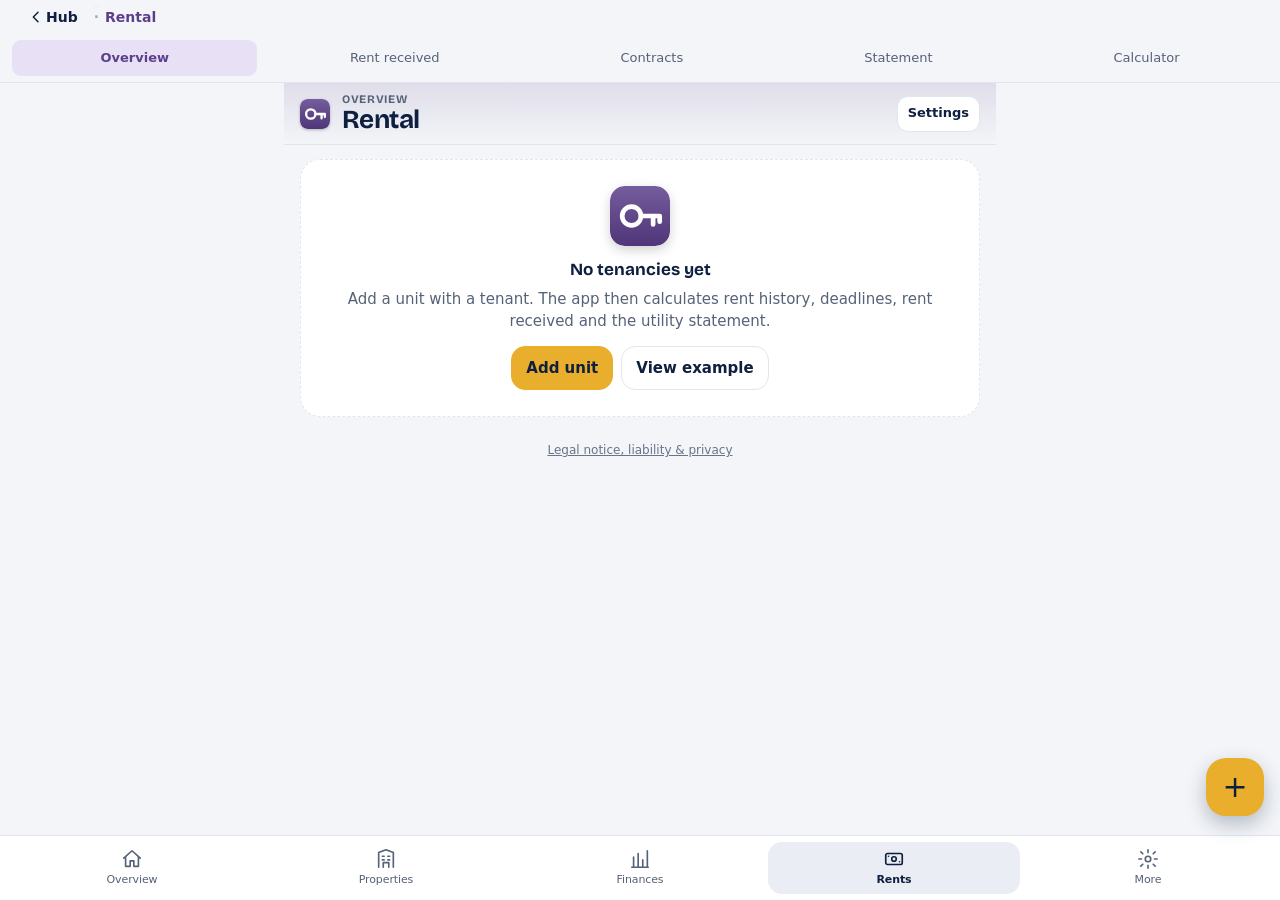
<file: vermietung/index.html>
<!doctype html>
<html lang="de">
<head>
<meta charset="utf-8">
<meta name="viewport" content="width=device-width, initial-scale=1, viewport-fit=cover">
<meta name="apple-mobile-web-app-capable" content="yes">
<meta name="mobile-web-app-capable" content="yes">
<meta name="apple-mobile-web-app-title" content="Vermietung">
<meta name="apple-mobile-web-app-status-bar-style" content="default">
<meta name="theme-color" content="#F3F5F8" media="(prefers-color-scheme: light)">
<meta name="theme-color" content="#081225" media="(prefers-color-scheme: dark)">
<meta name="format-detection" content="telephone=no">
<link rel="apple-touch-icon" href="apple-touch-icon.png">
<link rel="manifest" href="../manifest.webmanifest">
<link rel="icon" type="image/png" href="../shared/icons/icon-192.png">
<title>Vermietung</title>
<style>
@font-face{font-family:'IBM Plex Mono';src:url(fonts/plexmono-400.woff) format('woff');font-weight:400 500;font-style:normal;font-display:swap}
@font-face{font-family:'IBM Plex Mono';src:url(fonts/plexmono-600.woff) format('woff');font-weight:600 700;font-style:normal;font-display:swap}

/* Layout: fünf Bereiche in der Tab-Leiste (Übersicht, Mieteingang, Verträge, Abrechnung, Rechner). Fristen stehen oben auf der Übersicht, Zahlen in Mono wie auf einem Kontoauszug. */
:root{
  color-scheme:light;
  --bg:#F0EEF3; --surface:#FFFFFF; --surface2:#F5F3F8; --ink:#1B1626; --muted:#62596F; --line:#DAD5E1;
  --accent:#5B3F8C; --accent-ink:#FFFFFF; --accent-soft:#E8E0F5;
  --good:#17804F; --good-soft:#DCF2E6; --mid:#8F5F00; --mid-soft:#FBEECB; --bad:#B3302F; --bad-soft:#F8DDDC;
  --font-body:-apple-system,BlinkMacSystemFont,'Segoe UI',Roboto,system-ui,sans-serif;
  --font-mono:'IBM Plex Mono',ui-monospace,'SF Mono',Menlo,monospace;
  padding-top:env(safe-area-inset-top,0px);
}
@media (prefers-color-scheme: dark){:root{
  color-scheme:dark;
  --bg:#121019; --surface:#1B1825; --surface2:#221E2E; --ink:#EAE6F2; --muted:#A79FB8; --line:#2E2840;
  --accent:#B9A2F0; --accent-ink:#17102A; --accent-soft:#2A2145;
  --good:#47C48A; --good-soft:#12301F; --mid:#E3B341; --mid-soft:#352A0E; --bad:#F27F7D; --bad-soft:#3A1717;}}
*{box-sizing:border-box}
html{-webkit-text-size-adjust:100%}
body{margin:0;background:var(--bg);color:var(--ink);font-family:var(--font-body);font-size:15px;line-height:1.45;padding-inline:16px;padding-block:0 110px}
button,input,textarea,select{font:inherit;color:inherit}
button{cursor:pointer}
a{color:var(--accent)}
.wrap{max-width:680px;margin-inline:auto}
:focus-visible{outline:2px solid var(--accent);outline-offset:2px}
.vh{position:absolute;width:1px;height:1px;overflow:hidden;clip:rect(0 0 0 0);white-space:nowrap}
.mono{font-family:var(--font-mono);font-variant-numeric:tabular-nums;letter-spacing:-.01em}

.bar{position:sticky;top:env(safe-area-inset-top,0px);z-index:5;margin-inline:-16px;padding:10px 16px;background:var(--bg);border-bottom:1px solid var(--line);display:flex;align-items:center;gap:10px}
.bar h1{font-size:18px;font-weight:600;margin:0;flex:1;min-width:0;overflow:hidden;text-overflow:ellipsis;white-space:nowrap}
.bar .sub{display:block;font-size:11px;font-weight:500;letter-spacing:.08em;text-transform:uppercase;color:var(--muted)}
.back{border:0;background:var(--accent-soft);color:var(--accent);border-radius:10px;min-height:40px;padding:0 12px;font-weight:600;display:inline-flex;align-items:center;text-decoration:none}
.btn{border:1px solid var(--line);background:var(--surface);border-radius:10px;min-height:42px;padding:0 14px;font-weight:500;display:inline-flex;align-items:center;justify-content:center;gap:6px;text-decoration:none;color:var(--ink)}
.btn.primary{background:var(--accent);border-color:var(--accent);color:var(--accent-ink);font-weight:600}
.btn.danger{color:var(--bad);border-color:var(--bad)}
.btn.small{min-height:34px;padding:0 10px;font-size:13px}
.btn:disabled{opacity:.45;cursor:not-allowed}
.lnk{border:0;background:none;color:var(--accent);padding:4px 0;font-size:13px;font-weight:600;text-decoration:underline;text-underline-offset:2px}
main{padding-block:14px 0}
h2{font-size:12px;font-weight:600;letter-spacing:.09em;text-transform:uppercase;color:var(--muted);margin:22px 4px 8px}
h2:first-child{margin-top:2px}
.note{font-size:13px;color:var(--muted);margin:8px 4px}
.row-actions{display:flex;gap:8px;flex-wrap:wrap;margin:0 0 12px}
.pill{display:inline-flex;align-items:center;gap:6px;border-radius:999px;padding:3px 10px;font-size:12px;font-weight:600;white-space:nowrap}
.pill::before{content:"";width:7px;height:7px;border-radius:50%;background:currentColor}
.p-good{background:var(--good-soft);color:var(--good)} .p-mid{background:var(--mid-soft);color:var(--mid)} .p-bad{background:var(--bad-soft);color:var(--bad)} .p-none{background:var(--surface2);color:var(--muted)} .p-acc{background:var(--accent-soft);color:var(--accent)}
.t-good{color:var(--good)} .t-mid{color:var(--mid)} .t-bad{color:var(--bad)}
.card{background:var(--surface);border:1px solid var(--line);border-radius:14px;overflow:hidden}
.cards{display:flex;flex-direction:column;gap:10px}
.empty{background:var(--surface);border:1px dashed var(--line);border-radius:14px;padding:26px 18px;text-align:center;color:var(--muted)}
.empty b{display:block;color:var(--ink);font-size:17px;margin-bottom:6px}
.empty .row-actions{justify-content:center;margin:14px 0 0}
.warn{background:var(--mid-soft);border:1px solid var(--mid);border-radius:12px;padding:10px 12px;font-size:13.5px;margin:0 0 10px}

.kpis{display:grid;grid-template-columns:repeat(2,minmax(0,1fr));gap:8px}
.kpi{background:var(--surface);border:1px solid var(--line);border-radius:12px;padding:11px 12px;min-width:0}
.kpi .l{font-size:12px;color:var(--muted);line-height:1.3;overflow-wrap:anywhere}
.kpi .v{font-family:var(--font-mono);font-weight:600;font-size:17px;margin-top:3px;font-variant-numeric:tabular-nums;overflow-wrap:anywhere}
.kpi .s{font-size:11.5px;color:var(--muted);margin-top:2px;line-height:1.3}

.list .li{display:grid;grid-template-columns:minmax(0,1fr) auto;gap:2px 12px;padding:12px 14px;border-top:1px solid var(--line);align-items:center;text-decoration:none;color:var(--ink)}
.list .li:first-child{border-top:0}
.li .a{font-weight:500} .li .b{font-size:12.5px;color:var(--muted)} .li .r{text-align:right}
.li.over{box-shadow:inset 4px 0 0 var(--bad)} .li.soon{box-shadow:inset 4px 0 0 var(--mid)}
.when{font-family:var(--font-mono);font-size:12.5px;font-weight:600}

.fields{display:grid;grid-template-columns:repeat(2,minmax(0,1fr));gap:12px 10px;padding:14px}
.fld{display:flex;flex-direction:column;gap:4px;min-width:0;font-size:12.5px;color:var(--muted)}
.fld.full{grid-column:1/-1}
.fld input,.fld select,.fld textarea{width:100%;min-width:0;background:var(--surface2);border:1px solid var(--line);border-radius:10px;padding:10px 11px;font-size:16px;color:var(--ink)}
.fld input[data-ty="num"]{font-family:var(--font-mono);text-align:right}
.fld textarea{min-height:84px;resize:vertical;line-height:1.4}
.unit{position:relative;display:block}
.unit input{padding-right:46px}
.unit i{position:absolute;right:11px;top:50%;transform:translateY(-50%);font-style:normal;color:var(--muted);font-size:13px;pointer-events:none}
.sep{border-top:1px solid var(--line)}

.seg{display:grid;grid-auto-flow:column;grid-auto-columns:1fr;gap:4px;background:var(--surface2);border:1px solid var(--line);border-radius:10px;padding:3px;margin-bottom:12px}
.seg button{border:0;background:none;border-radius:7px;padding:9px 4px;font-size:14px;font-weight:500;color:var(--muted);min-height:40px}
.seg button[aria-pressed="true"]{background:var(--accent);color:var(--accent-ink);font-weight:600}
.mnav{display:flex;align-items:center;justify-content:space-between;gap:8px;margin-bottom:10px}
.mnav b{font-size:16px}
.mnav .btn{min-width:48px}

.tcard{display:block;text-decoration:none;color:var(--ink);background:var(--surface);border:1px solid var(--line);border-radius:14px;padding:13px 14px}
.tcard .t{font-weight:600;font-size:16px} .tcard .a{font-size:13px;color:var(--muted);margin-top:1px}
.tcard .m{display:flex;flex-wrap:wrap;gap:2px 14px;margin-top:8px;font-size:13px;color:var(--muted)}
.tcard .m b{font-family:var(--font-mono);font-weight:500;color:var(--ink)}
.tcard .p{display:flex;flex-wrap:wrap;gap:6px;margin-top:10px}

.kv{display:grid;grid-template-columns:minmax(0,1fr) auto;gap:6px 12px;padding:11px 14px;border-top:1px solid var(--line);align-items:baseline}
.kv:first-child{border-top:0}
.kv b{font-family:var(--font-mono);font-weight:600;font-variant-numeric:tabular-nums;text-align:right}
.kv small{display:block;color:var(--muted);font-size:12px;font-weight:400;font-family:var(--font-body)}
.kv.tot{background:var(--surface2)}
.chk{display:flex;gap:10px;align-items:flex-start;padding:9px 14px;border-top:1px solid var(--line);font-size:14px}
.chk:first-child{border-top:0}
.chk .ok{color:var(--good);font-weight:700;width:18px;flex:none} .chk .no{color:var(--bad);font-weight:700;width:18px;flex:none}

.prow{display:grid;grid-template-columns:minmax(0,1fr) 108px 28px 30px;gap:8px;padding:8px 14px;border-top:1px solid var(--line);align-items:center}
.prow input[type=text]{width:100%;min-width:0;background:var(--surface2);border:1px solid var(--line);border-radius:10px;padding:9px 10px;font-size:16px}
.prow input[data-ty="num"]{font-family:var(--font-mono);text-align:right}
.prow input[type=checkbox]{width:22px;height:22px;accent-color:var(--accent)}
.prow button{border:0;background:none;color:var(--bad);font-size:20px;line-height:1;min-height:36px}
.crow{padding:12px 14px;border-top:1px solid var(--line);display:grid;grid-template-columns:repeat(2,minmax(0,1fr));gap:8px}
.crow:first-child{border-top:0}
.crow .full{grid-column:1/-1}
.crow label{display:flex;flex-direction:column;gap:3px;font-size:12px;color:var(--muted);min-width:0}
.crow input,.crow select{width:100%;min-width:0;background:var(--surface2);border:1px solid var(--line);border-radius:10px;padding:9px 10px;font-size:16px}
.crow input[data-ty="num"]{font-family:var(--font-mono);text-align:right}
.code{width:100%;min-height:150px;background:var(--surface2);border:1px solid var(--line);border-radius:10px;padding:10px;font-family:var(--font-mono);font-size:12px;line-height:1.5}

.tabbar{position:fixed;left:0;right:0;bottom:0;z-index:6;display:grid;grid-template-columns:repeat(5,minmax(0,1fr));gap:2px;background:var(--surface);border-top:1px solid var(--line);padding:6px 6px calc(6px + env(safe-area-inset-bottom,0px))}
.tabbar a{display:flex;flex-direction:column;align-items:center;justify-content:center;gap:1px;padding:7px 2px;border-radius:10px;text-decoration:none;color:var(--muted);font-size:12.5px;font-weight:500;min-height:50px;text-align:center;line-height:1.15}
.tabbar a[aria-current="page"]{background:var(--accent-soft);color:var(--accent);font-weight:600}
.scroll{overflow-x:auto;-webkit-overflow-scrolling:touch}
@media (prefers-reduced-motion:reduce){*{transition:none!important}}
/*BRAND*/
@font-face{font-family:'Bricolage Grotesque';src:url(fonts/bricolage-700.woff) format('woff');font-weight:500 800;font-style:normal;font-display:swap}
.bar{padding-left:58px;background:linear-gradient(180deg,color-mix(in srgb,var(--accent) 13%,var(--bg)),var(--bg))}
.bar::before{content:'';position:absolute;left:16px;top:50%;transform:translateY(-50%);width:30px;height:30px;border-radius:8px;background:url("data:image/svg+xml,%3Csvg xmlns=%22http://www.w3.org/2000/svg%22 width=%2264%22 height=%2264%22 viewBox=%220 0 64 64%22%3E%3Cdefs%3E%3ClinearGradient id=%22g%22 x1=%220%22 y1=%220%22 x2=%220%22 y2=%221%22%3E%3Cstop offset=%220%22 stop-color=%22%23fff%22 stop-opacity=%22.16%22/%3E%3Cstop offset=%221%22 stop-color=%22%23000%22 stop-opacity=%22.14%22/%3E%3C/linearGradient%3E%3C/defs%3E%3Crect width=%2264%22 height=%2264%22 rx=%2215%22 fill=%22%235B3F8C%22/%3E%3Crect width=%2264%22 height=%2264%22 rx=%2215%22 fill=%22url%28%23g%29%22/%3E%3Ccircle cx=%2223%22 cy=%2232%22 r=%2210%22 fill=%22none%22 stroke=%22%23fff%22 stroke-width=%225%22/%3E%3Cpath d=%22M33 32h20M46 32v9M53 32v6%22 fill=%22none%22 stroke=%22%23fff%22 stroke-width=%225%22 stroke-linecap=%22round%22 stroke-linejoin=%22round%22/%3E%3C/svg%3E") center/cover;box-shadow:0 1px 3px rgba(0,0,0,.25)}
.bar h1,.empty b,.pcard .t,.mcard .t,.tile b,.hero .lab{font-family:'Bricolage Grotesque',var(--font-body)}
.bar h1{letter-spacing:-.01em}
.empty::before{content:'';display:block;width:60px;height:60px;margin:0 auto 12px;border-radius:15px;background:url("data:image/svg+xml,%3Csvg xmlns=%22http://www.w3.org/2000/svg%22 width=%2264%22 height=%2264%22 viewBox=%220 0 64 64%22%3E%3Cdefs%3E%3ClinearGradient id=%22g%22 x1=%220%22 y1=%220%22 x2=%220%22 y2=%221%22%3E%3Cstop offset=%220%22 stop-color=%22%23fff%22 stop-opacity=%22.16%22/%3E%3Cstop offset=%221%22 stop-color=%22%23000%22 stop-opacity=%22.14%22/%3E%3C/linearGradient%3E%3C/defs%3E%3Crect width=%2264%22 height=%2264%22 rx=%2215%22 fill=%22%235B3F8C%22/%3E%3Crect width=%2264%22 height=%2264%22 rx=%2215%22 fill=%22url%28%23g%29%22/%3E%3Ccircle cx=%2223%22 cy=%2232%22 r=%2210%22 fill=%22none%22 stroke=%22%23fff%22 stroke-width=%225%22/%3E%3Cpath d=%22M33 32h20M46 32v9M53 32v6%22 fill=%22none%22 stroke=%22%23fff%22 stroke-width=%225%22 stroke-linecap=%22round%22 stroke-linejoin=%22round%22/%3E%3C/svg%3E") center/cover;box-shadow:0 4px 12px rgba(0,0,0,.18)}
/*ENDBRAND*/
/*VIZ*/
:root{--c1:#2a78d6;--c2:#eb6834;--c3:#1baf7a;--c4:#eda100;--c5:#e87ba4;--c6:#008300;--c7:#6250d6;--c8:#e34948;--neutral:#8a857d}
@media (prefers-color-scheme: dark){:root{--c1:#3987e5;--c2:#d95926;--c3:#199e70;--c4:#c98500;--c5:#d55181;--c6:#008300;--c7:#9085e9;--c8:#e66767;--neutral:#8f8a82}}
.viz{padding:12px 12px 8px}
.viz svg{display:block;width:100%;height:auto;overflow:visible}
.viz text{font-family:var(--font-body);fill:var(--muted);font-size:11px}
.viz .t-ink{fill:var(--ink)}
.viz .num{font-family:var(--font-mono);font-variant-numeric:tabular-nums}
.vleg{display:flex;flex-direction:column}
.vleg .r{display:grid;grid-template-columns:14px minmax(0,1fr) auto auto;gap:8px;align-items:center;padding:8px 14px;border-top:1px solid var(--line);font-size:13.5px}
.vleg .r i{width:10px;height:10px;border-radius:3px;display:block}
.vleg .r b{font-family:var(--font-mono);font-weight:600}
.vleg .r span.p{font-family:var(--font-mono);color:var(--muted);font-size:12px;min-width:38px;text-align:right}
.vtip{position:fixed;z-index:30;pointer-events:none;background:var(--ink);color:var(--bg);border-radius:8px;padding:6px 9px;font-size:12px;line-height:1.35;max-width:220px;box-shadow:0 4px 14px rgba(0,0,0,.25)}
.vtip b{font-family:var(--font-mono)}
details.vtab{margin:6px 14px 10px;font-size:12.5px;color:var(--muted)}
details.vtab table{width:100%;border-collapse:collapse;margin-top:6px}
details.vtab td,details.vtab th{padding:4px 2px;border-top:1px solid var(--line);text-align:right;font-family:var(--font-mono);font-size:12px}
details.vtab td:first-child,details.vtab th:first-child{text-align:left;font-family:var(--font-body)}
/*ENDVIZ*/
.yb{width:100%;border-collapse:separate;border-spacing:2px;table-layout:fixed}
.yb th{font-weight:500;font-size:10px;color:var(--muted);text-align:center;padding:0}
.yb td.n{width:68px;font-size:12px;color:var(--ink);text-align:left;padding:0 6px 0 0;overflow:hidden;text-overflow:ellipsis;white-space:nowrap;width:74px}
.yb button{all:unset;box-sizing:border-box;display:flex;align-items:center;justify-content:center;width:100%;height:30px;border-radius:5px;font-size:12px;font-weight:700;cursor:pointer}
.yb button[aria-current=true]{outline:2px solid var(--ink);outline-offset:1px}
.yb button.s-good,.vl i.s-good{background:var(--good-soft);color:var(--good)} .yb button.s-mid,.vl i.s-mid{background:var(--mid-soft);color:var(--mid)} .yb button.s-bad,.vl i.s-bad{background:var(--bad-soft);color:var(--bad)} .yb button.s-none,.vl i.s-none{background:var(--surface2);color:var(--muted)} .yb button.s-plan,.vl i.s-plan{background:transparent;border:1px dashed var(--line);color:var(--muted)}
.vl{display:flex;flex-wrap:wrap;gap:6px 14px;padding:4px 14px 12px;font-size:12px;color:var(--muted)}
.vl span{display:inline-flex;align-items:center;gap:5px}
.vl i{width:16px;height:16px;border-radius:4px;display:inline-flex;align-items:center;justify-content:center;font-style:normal;font-size:10px;font-weight:700}
#printArea{display:none}
@media print{body>*:not(#printArea){display:none!important}#printArea{display:block!important;white-space:pre-wrap;font:11pt/1.45 Georgia,'Times New Roman',serif;color:#000;background:#fff;padding:0}@page{margin:22mm 20mm}}

/*FOLD*/
.bar{flex-wrap:wrap}
.bar .strip{flex-basis:100%;display:flex;flex-wrap:wrap;align-items:center;gap:4px 8px;font-size:12.5px;color:var(--muted);margin-top:-2px}
.bar .strip b{font-family:var(--font-mono);font-weight:600;color:var(--ink)}
.bar .strip .pill{font-size:11.5px;padding:2px 9px}
details.fold{margin:12px 0 0}
details.fold>summary{list-style:none;cursor:pointer;display:flex;align-items:center;gap:8px;min-height:44px;padding:0 4px;-webkit-tap-highlight-color:transparent}
details.fold>summary::-webkit-details-marker{display:none}
details.fold>summary h2{margin:0;flex:1;min-width:0}
details.fold>summary::after{content:'';width:8px;height:8px;border-right:2px solid var(--muted);border-bottom:2px solid var(--muted);transform:rotate(45deg);transition:transform .15s;margin:-4px 4px 0 0}
details.fold[open]>summary::after{transform:rotate(-135deg);margin-top:4px}
.fold-tools{display:flex;gap:4px;justify-content:flex-end;margin:6px 0 -6px}
.fold-tools button{border:0;background:none;color:var(--accent);font-size:12.5px;padding:6px;text-decoration:underline;min-height:32px}
.crows{display:flex;flex-direction:column;gap:8px}
.crow{display:block;background:var(--surface);border:1px solid var(--line);border-radius:14px;overflow:hidden;text-decoration:none;color:var(--ink)}
.crow>summary,a.crow{list-style:none;cursor:pointer}
.crow>summary::-webkit-details-marker{display:none}
.crow .hd{display:grid;grid-template-columns:minmax(0,1fr) auto;gap:3px 12px;align-items:center;padding:11px 14px;min-height:58px}
.crow .n{font-weight:600;font-size:15px;min-width:0;overflow-wrap:anywhere;font-family:'Bricolage Grotesque',var(--font-body)}
.crow .sb{font-size:12.5px;color:var(--muted);min-width:0;overflow-wrap:anywhere}
.crow .r{text-align:right;font-family:var(--font-mono);font-weight:600;font-size:15px}
.crow .rs{justify-self:end}
.crow .rs .pill{font-size:11.5px;padding:2px 9px}
.crow .bd{border-top:1px solid var(--line);padding:4px 0 10px}
.crow .bd .kv{padding:8px 14px}
.crow .bd .row-actions{padding:0 14px;margin:8px 0 0}
details.crow>summary .hd{padding-right:34px;position:relative}
details.crow>summary .hd::after{content:'';position:absolute;right:15px;top:50%;width:7px;height:7px;border-right:2px solid var(--muted);border-bottom:2px solid var(--muted);transform:translateY(-70%) rotate(45deg);transition:transform .15s}
details.crow[open]>summary .hd::after{transform:translateY(-30%) rotate(-135deg)}
/*ENDFOLD*/
</style>
<link rel="stylesheet" href="../shared/ui.css">
<script>window.IMMO_I18N=1;</script>
<script src="../shared/i18n-en.js"></script>
<script src="../shared/core.js"></script>
</head>
<body>
<div class="wrap" id="app"></div>
<script>
(function(){
'use strict';

/* ---------- Hilfen ---------- */
const $=(s,r)=>(r||document).querySelector(s);
const {esc}=ImmoCore;
const nfC={}; const nf=d=>nfC[ImmoCore.loc+d]||(nfC[ImmoCore.loc+d]=new Intl.NumberFormat(ImmoCore.loc,{minimumFractionDigits:d,maximumFractionDigits:d}));
const eur=(v,sign)=>ImmoCore.eur(v,0,sign);
const eur2=(v,sign)=>ImmoCore.eur(v,2,sign);
const pct=(v,d)=>(v===null||!isFinite(v))?'–':nf(d==null?1:d).format(v)+' %';
const fmtIn=(v,d)=>(v===null||v===undefined||v===''||!isFinite(v)||v===0)?'':nf(d==null?2:d).format(v).replace(/,00$/,'');
const r2=v=>Math.round(v*100)/100;
const p2=n=>String(n).padStart(2,'0');
const uid=()=>Date.now().toString(36)+Math.random().toString(36).slice(2,6);
const MON_EN=['Jan','Feb','Mar','Apr','May','Jun','Jul','Aug','Sep','Oct','Nov','Dec'], MON_DE=['Jan','Feb','Mär','Apr','Mai','Jun','Jul','Aug','Sep','Okt','Nov','Dez'];
const MON=ImmoCore.lang==='en'?MON_EN:MON_DE;
function isoAdd(iso,days){ const d=new Date(iso.slice(0,10)+'T12:00:00'); d.setDate(d.getDate()+days); return d.getFullYear()+'-'+p2(d.getMonth()+1)+'-'+p2(d.getDate()); }
const today=ImmoCore.today;
const ymOf=d=>(d||'').slice(0,7);
const addM=ImmoCore.addYm;
function diffM(a,b){ const [y1,m1]=a.split('-').map(Number),[y2,m2]=b.split('-').map(Number); return (y2-y1)*12+(m2-m1); }
const dim=ym=>{ const [y,m]=ym.split('-').map(Number); return new Date(y,m,0).getDate(); };
const fmtYm=ym=>ym?((ImmoCore.lang==='en'?MON_EN:MON_DE)[+ym.slice(5,7)-1]+' '+ym.slice(0,4)):'';
const fmtD=d=>d?ImmoCore.fmtDate(d.slice(0,10)):'';
const daysBetween=(a,b)=>Math.round((Date.UTC(+b.slice(0,4),+b.slice(5,7)-1,+b.slice(8,10))-Date.UTC(+a.slice(0,4),+a.slice(5,7)-1,+a.slice(8,10)))/86400000);
const isLeap=y=>(y%4===0&&y%100!==0)||y%400===0;
const monthsList=(a,b)=>{ const o=[]; for(let m=a;m<=b;m=addM(m,1)) o.push(m); return o; };

/* ---------- Daten ---------- */
const KEY='vermietung-v1';
let db={v:1,objs:[],tens:[],pays:[],abr:{},settings:{kappung:20}};
let storageOk=true;
function load(){ try{ const raw=localStorage.getItem(KEY); if(raw){ const d=JSON.parse(raw); if(d&&Array.isArray(d.objs)){ db=Object.assign(db,d); db.settings=Object.assign({kappung:20},d.settings||{}); db.abr=db.abr||{}; } } }catch(e){ storageOk=false; } }
let saveT=null;
function save(){ clearTimeout(saveT); saveT=setTimeout(flush,250); }
function flush(){ try{ localStorage.setItem(KEY,JSON.stringify(db)); }catch(e){ storageOk=false; } publishSummary(); }
/* Kurzfassung für den Immobilien-Hub (nur Zahlen, keine Telefon- oder Mailangaben) */
function publishSummary(){ try{
  const dl=deadlines().filter(d=>d.state!=='later').slice(0,8).map(d=>({date:d.date,t:d.t,sub:d.sub,state:d.state}));
  const dlAll=deadlines().filter(d=>d.kind!=='pay'&&d.date>=today()).map(d=>({date:d.date,t:d.t,sub:d.sub,kind:d.kind,tid:d.tid}));
  /* Raster, Soll/Ist, Rückstand, Steuer-Zuflüsse und Hub-Kachel rechnet shared/core.js, identisch für Vermietung und Hub */
  ImmoCore.verPublish(db,dl,dlAll);
}catch(e){} }
window.addEventListener('pagehide',flush);
document.addEventListener('visibilitychange',()=>{ if(document.hidden) flush(); });
window.addEventListener('pageshow',e=>{ if(e.persisted){ load(); render(true); } });

const getObj=id=>db.objs.find(o=>o.id===id);
const getTen=id=>db.tens.find(t=>t.id===id);
/* Kontext für die Kopfzeile: zu welchem Hub-Objekt gehört die Ansicht? */
/* Hub-Objekt einer Wohnung: eigene Kennung oder Verknüpfung, die der Hub gespeichert hat */
function hubIdOf(o){ if(!o) return ''; if(o.hubId) return o.hubId; const h=ImmoCore.hubRead(); if(!h) return '';
  let m=(h.objs||[]).find(x=>x.links&&String(x.links.ver)===String(o.id));
  /* Zuordnung über das Cockpit (Hub → Mieten → Abgleich): Wohnung → Cockpit-Objekt → Hub-Objekt */
  if(!m){ const cid=h.map&&h.map[String(o.id)]; if(cid) m=(h.objs||[]).find(x=>x.links&&String(x.links.cp)===String(cid)); }
  return m?m.id:''; }
window.immoCtx=()=>{ const r=route(); const t=r.v==='tdet'&&getTen(r.id), o=t&&getObj(t.objId); return hubIdOf(o); };
/* Kachel im Hub beim Öffnen aktualisieren */
window.addEventListener('load',()=>{ try{ publishSummary(); }catch(e){} });
function newObj(x){ const o=Object.assign({id:uid(),name:'',adresse:'',qm:0},x||{}); db.objs.push(o); return o; }
function newTen(objId,x){
  const t=Object.assign({id:uid(),objId,mieter:'',tel:'',mail:'',personen:0,start:'',ende:'',kalt0:0,nk:0,stell:0,art:'fest',idxBasis:null,idxMonat:'',
    kaution:{betrag:0,eingang:'',anlage:'',rueck:''},changes:[],notiz:''},x||{});
  db.tens.push(t); return t;
}

/* ---------- Mietberechnung ---------- */
function stateAt(t,ym){
  let kalt=t.kalt0||0, nk=t.nk||0;
  (t.changes||[]).slice().sort((a,b)=>a.ab<b.ab?-1:(a.ab>b.ab?1:0)).forEach(c=>{
    if(c.ab&&c.ab<=ym){ if(c.kalt!==null&&c.kalt!==undefined) kalt=c.kalt; if(c.nk!==null&&c.nk!==undefined) nk=c.nk; }
  });
  return {kalt,nk};
}
function occ(t,ym){
  const n=dim(ym), first=ym+'-01', last=ym+'-'+p2(n);
  const s=t.start||'0000-01-01', e=t.ende||'9999-12-31';
  if(e<first||s>last) return 0;
  const a=s>first?s:first, b=e<last?e:last;
  return (+b.slice(8,10)-+a.slice(8,10)+1)/n;
}
function soll(t,ym){
  const f=occ(t,ym); if(!f) return null;
  const st=stateAt(t,ym);
  return {f,kalt:st.kalt*f,nk:st.nk*f,stell:(t.stell||0)*f,total:(st.kalt+st.nk+(t.stell||0))*f};
}
const ist=(t,ym)=>db.pays.filter(p=>p.tid===t.id&&p.monat===ym).reduce((s,p)=>s+(p.betrag||0),0);
function cutoffYm(){ const d=today(); const ym=ymOf(d); return +d.slice(8,10)>=4?ym:addM(ym,-1); }
function saldo(t){
  if(!t.start) return 0;
  const to=cutoffYm(), from=ymOf(t.start); if(from>to) return 0;
  let s=0; monthsList(from,to).forEach(m=>{ const so=soll(t,m); if(so) s+=so.total-ist(t,m); });
  // Zahlungen für Monate nach dem Stichtag mindern den Saldo ebenfalls
  db.pays.filter(p=>p.tid===t.id&&p.monat>to).forEach(p=>{ s-=p.betrag||0; });
  return r2(s);
}
const isActive=(t,d)=>{ d=d||today(); return (!t.start||t.start<=d)&&(!t.ende||t.ende>=d); };
/* Letzte Mietänderung für die Sperrfristen (§ 558, § 557b): auch bereits vereinbarte künftige Änderungen zählen, Erhöhungen nach Modernisierung (§ 559) bleiben außer Betracht. */
const lastChangeYm=t=>{ const c=(t.changes||[]).filter(x=>x.ab&&x.grund!=='modern'&&x.kalt!==null&&x.kalt!==undefined).map(x=>x.ab).sort(); return c.length?c[c.length-1]:(t.start?ymOf(t.start):''); };
const ART={fest:'Festmiete',staffel:'Staffelmiete',index:'Indexmiete'};

/* ---------- Fristen ---------- */
function deadlines(){
  const out=[], td=today(), curY=+td.slice(0,4);
  const add=(date,t,sub,kind,tid)=>{
    const diff=daysBetween(td,date);
    out.push({date,t,sub,kind,tid,state:diff<0?'over':(diff<=60?'soon':'later')});
  };
  db.tens.forEach(t=>{
    const o=getObj(t.objId)||{name:'?'}, who=(o.name||'Wohnung')+(t.mieter?' · '+t.mieter:'');
    const ended=t.ende&&t.ende<td;
    if(!ended){
      (t.changes||[]).forEach(c=>{ if(c.grund==='staffel'&&c.ab&&c.ab+'-01'>=td&&c.kalt!==null) add(c.ab+'-01','Staffelstufe: Kaltmiete '+eur2(c.kalt),who,'staffel',t.id); });
      /* Prüf-Hinweise sind keine Fristen: liegt der früheste Termin zurück, erscheinen sie als „möglich seit“ und nicht als überfällig */
      if(t.art==='index'){ const n=addM(lastChangeYm(t)||ymOf(td),12)+'-01'; if(n>=td) add(n,'Indexanpassung prüfen',who+' · frühestens ab '+fmtD(n),'index',t.id); else add(td,'Indexanpassung möglich',who+' · seit '+fmtD(n),'index',t.id); }
      if(t.art==='fest'&&t.start){ const n=addM(lastChangeYm(t),12)+'-01'; if(n>=td) add(n,'Mieterhöhung prüfen (Vergleichsmiete)',who+' · Verlangen frühestens ab '+fmtD(n),'fest',t.id); else add(td,'Mieterhöhung möglich (Vergleichsmiete)',who+' · Verlangen seit '+fmtD(n)+' zulässig','fest',t.id); }
    }
    if(t.ende&&t.ende>=td) add(t.ende,'Mietverhältnis endet',who,'ende',t.id);
    if(t.ende&&(t.kaution||{}).betrag>0&&!t.kaution.rueck){ const d=addM(ymOf(t.ende),6)+'-'+p2(Math.min(+t.ende.slice(8,10),dim(addM(ymOf(t.ende),6)))); add(d,'Kaution abrechnen und zurückzahlen',who+' · übliche Prüffrist bis etwa 6 Monate nach Auszug','kaution',t.id); }
    if(t.start){
      const y0=+t.start.slice(0,4), y1=t.ende?Math.min(+t.ende.slice(0,4),curY-1):curY-1;
      /* Abgelaufene Fristen nur noch 3 Monate lang zeigen. Danach sind Nachforderungen ausgeschlossen, ein dauerhaft roter Eintrag hilft nicht weiter. */
      const cut=isoAdd(td,-92);
      for(let y=y0;y<=y1;y++){ const rec=db.abr[t.id+'-'+y], d=(y+1)+'-12-31'; if(rec&&rec.versendet) continue; if(d<cut) continue;
        add(d,'Nebenkostenabrechnung '+y+' versenden',who+(d<td?' · Frist abgelaufen, Nachforderung ausgeschlossen, Guthaben trotzdem auszahlen':' · Frist 12 Monate nach Ende des Zeitraums'),'abr',t.id); }
    }
    const s=saldo(t); if(s>0.5) add(td,'Rückstand '+eur2(s),who,'pay',t.id);
  });
  return out.sort((a,b)=>a.date<b.date?-1:(a.date>b.date?1:0));
}

/* ---------- Nebenkostenabrechnung ---------- */
const DEFAULT_POS=['Grundsteuer','Wasser und Abwasser','Müllabfuhr','Gebäudeversicherung','Hausreinigung','Hauswart','Gartenpflege','Allgemeinstrom','Aufzug','Schornsteinfeger','Heizung und Warmwasser'];
function abrRec(tid,year){
  const k=tid+'-'+year;
  if(!db.abr[k]) db.abr[k]={pos:DEFAULT_POS.map(n=>({n,b:0,u:true})),vor:null,versendet:'',note:''};
  return db.abr[k];
}
function abrCalc(t,year,rec){
  const days=isLeap(year)?366:365, ys=year+'-01-01', ye=year+'-12-31';
  const s=(t.start&&t.start>ys)?t.start:ys, e=(t.ende&&t.ende<ye)?t.ende:ye;
  const used=s<=e?daysBetween(s,e)+1:0, anteil=used/days;
  const kosten=rec.pos.filter(p=>p.u).reduce((a,p)=>a+(p.b||0),0);
  const mieter=r2(kosten*anteil);
  let vorSoll=0; monthsList(year+'-01',year+'-12').forEach(m=>{ const so=soll(t,m); if(so) vorSoll+=so.nk; });
  vorSoll=r2(vorSoll);
  const vor=(rec.vor!==null&&rec.vor!==undefined&&rec.vor!=='')?rec.vor:vorSoll;
  const saldoA=r2(mieter-vor);
  return {days,used,anteil,kosten,mieter,vorSoll,vor,saldo:saldoA,s,e,neuVor:used>0?Math.ceil(kosten/12):0};
}
function abrText(t,year,rec,c){
  const o=getObj(t.objId)||{};
  let x='Nebenkostenabrechnung '+year+'\n';
  x+='Wohnung: '+(o.name||'')+(o.adresse?', '+o.adresse:'')+'\nMieter: '+(t.mieter||'')+'\n';
  x+='Zeitraum: '+fmtD(c.s)+' bis '+fmtD(c.e)+' ('+c.used+' von '+c.days+' Tagen)\n\nUmlagefähige Kosten der Wohnung:\n';
  rec.pos.filter(p=>p.u&&p.b).forEach(p=>{ x+='- '+p.n+': '+eur2(p.b)+'\n'; });
  x+='Summe: '+eur2(c.kosten)+'\nAnteil des Mieters ('+nf(2).format(c.anteil*100)+' %): '+eur2(c.mieter)+'\nGeleistete Vorauszahlungen: '+eur2(c.vor)+'\n\n';
  x+=c.saldo>=0?'Nachzahlung: '+eur2(c.saldo):'Guthaben: '+eur2(-c.saldo);
  x+='\nVorschlag neue Vorauszahlung: '+eur2(c.neuVor)+' pro Monat\n';
  return x;
}

/* ---------- Routing ---------- */
function route(){
  const p=location.hash.replace(/^#\/?/,'').split('/').filter(Boolean);
  switch(p[0]){
    case 'miete': return {v:'pay'};
    case 'vertraege': return {v:'ten'};
    case 't': return getTen(p[1])?{v:'tdet',id:p[1]}:{v:'ten'};
    case 'abrechnung': return {v:'abr'};
    case 'rechner': return {v:'calc'};
    case 'brief': return {v:'brief'};
    case 'einstellungen': return {v:'set'};
    default: return {v:'home'};
  }
}
function nav(h){ if(location.hash===h) render(true); else location.hash=h; }
window.addEventListener('hashchange',()=>render());

/* ---------- UI-Zustand ---------- */
let payMonth=ymOf(today()), payForm=null, abrT=null, abrY=+today().slice(0,4)-1, calcTab='index', pend=null, pendT=null;
const calc={index:{},vgl:{},mod:{},staffel:{abstand:12,anzahl:5}};
let bPaste='';
/* Rückgängig statt Doppeltipp: Stand vor der Änderung merken, Hinweis mit „Rückgängig“ zeigen */
function undoSnap(){ const before=JSON.stringify(db); return msg=>{ ImmoCore.haptic('light'); ImmoCore.undoToast(msg,()=>{ db=JSON.parse(before); save(); render(true); }); }; }
function twice(key){ if(pend===key){ pend=null; return true; } pend=key; clearTimeout(pendT); pendT=setTimeout(()=>{ pend=null; render(true); },4000); render(true); return false; }
let toastT=null;
function toast(msg){
  let t=$('#toast');
  if(!t){ t=document.createElement('div'); t.id='toast'; t.setAttribute('role','status');
    t.style.cssText='position:fixed;left:16px;right:16px;bottom:calc(84px + env(safe-area-inset-bottom,0px));z-index:30;max-width:560px;margin:auto;background:var(--ink);color:var(--bg);padding:11px 14px;border-radius:12px;font-size:14px;text-align:center';
    document.body.appendChild(t); }
  t.textContent=msg; t.hidden=false; clearTimeout(toastT); toastT=setTimeout(()=>{ t.hidden=true; },2600);
}

/* ---------- Formularhelfer ---------- */
function F(label,ref,val,ty,o){
  o=o||{};
  const v=ty==='num'?fmtIn(val,o.d):(val==null?'':val);
  const im=ty==='num'?' inputmode="decimal"':'';
  return `<label class="fld ${o.full?'full':''}">${label}<span class="${o.unit?'unit':''}"><input type="${o.type||'text'}"${im} data-ref="${ref}" data-ty="${ty}" ${ty==='num'?`data-d="${o.d==null?2:o.d}"`:''} value="${esc(v)}" ${o.ph?`placeholder="${esc(o.ph)}"`:''} autocomplete="off">${o.unit?`<i>${o.unit}</i>`:''}</span></label>`;
}
function getRef(ref){
  const p=ref.split(':'), sc=p[0];
  if(sc==='o') return {obj:getObj(p[1]),key:p[2]};
  if(sc==='t') return {obj:getTen(p[1]),key:p[2]};
  if(sc==='c'){ const t=getTen(p[1]); return {obj:t&&t.changes[+p[2]],key:p[3]}; }
  if(sc==='s') return {obj:db.settings,key:p[1]};
  if(sc==='ab'){ const rec=db.abr[p[1]]; if(!rec) return {}; if(p[2]==='pos') return {obj:rec.pos[+p[3]],key:p[4]}; return {obj:rec,key:p[2]}; }
  if(sc==='k') return {obj:calc[p[1]],key:p[2]};
  if(sc==='b') return {obj:brief,key:p[1]};
  return {};
}
function setPath(obj,key,val){
  const ks=key.split('.'); let o=obj; for(let i=0;i<ks.length-1;i++){ o[ks[i]]=o[ks[i]]||{}; o=o[ks[i]]; } o[ks[ks.length-1]]=val;
}

/* ---------- Ansichten ---------- */
function bar(title,sub,back,extra,strip){
  return `<div class="bar">${back?`<a class="back" href="${back}" data-nav>‹ Zurück</a>`:''}<h1>${sub?`<span class="sub">${esc(sub)}</span>`:''}${esc(title)}</h1>${extra||''}${strip?`<div class="strip">${strip}</div>`:''}</div>`;
}
function tabbar(cur){
  const t=[['home','#/','Übersicht'],['pay','#/miete','Mieteingang'],['ten','#/vertraege','Verträge'],['abr','#/abrechnung','Abrechnung'],['calc','#/rechner','Rechner']];
  return `<nav class="tabbar" aria-label="Bereiche">${t.map(([id,h,l])=>`<a href="${h}" data-nav ${(cur===id||(cur==='tdet'&&id==='ten'))?'aria-current="page"':''}>${l}</a>`).join('')}</nav>`;
}
function kpi(l,v,s,cls){ return `<div class="kpi"><div class="l">${l}</div><div class="v ${cls||''}">${v}</div>${s?`<div class="s">${s}</div>`:''}</div>`; }

function tenName(t){ const o=getObj(t.objId)||{}; return (o.name||'Wohnung')+(t.mieter?' · '+t.mieter:''); }


/* ---------- Grafiken ---------- */
function cellState(t,ym,cur,td){
  const so=soll(t,ym); if(!so) return null;
  const is=ist(t,ym), rest=r2(so.total-is);
  if(ym>cur) return is>0?'good':'plan';
  if(rest<=0.005) return 'good';
  if(is>0) return 'mid';
  if(ym<cur||+td.slice(8,10)>3) return 'bad';
  return 'none';
}
const CS={good:['✓','bezahlt'],mid:['½','teilweise'],bad:['!','überfällig'],none:['·','offen'],plan:['','geplant']};
function yearBand(){
  const y=payMonth.slice(0,4), cur=ymOf(today()), td=today();
  const rows=db.tens.filter(t=>monthsList(y+'-01',y+'-12').some(m=>occ(t,m)>0)); if(!rows.length) return '';
  const tab=rows.map(t=>`<tr><td class="n">${esc(((getObj(t.objId)||{}).name||"Wohnung").replace(/^Beispiel:\s*/,""))}</td>${monthsList(y+'-01',y+'-12').map(m=>{ const c=cellState(t,m,cur,td); if(!c) return '<td></td>'; return `<td><button class="s-${c}" data-act="pmset" data-v="${m}" ${m===payMonth?'aria-current="true"':''} aria-label="${esc(tenName(t))}, ${MON[+m.slice(5)-1]} ${y}: ${CS[c][1]}">${CS[c][0]}</button></td>`; }).join('')}</tr>`).join('');
  return `<div class="card" style="margin-bottom:12px"><div class="viz" style="padding-bottom:2px"><table class="yb" role="group" aria-label="Mieteingang im Jahr ${y}"><thead><tr><th style="width:62px"></th>${MON.map(m=>`<th>${m[0]}</th>`).join('')}</tr></thead><tbody>${tab}</tbody></table></div>
  <div class="vl">${['good','mid','bad','none','plan'].map(k=>`<span><i class="s-${k}">${CS[k][0]}</i>${CS[k][1]}</span>`).join('')}</div></div>`;
}
const DKIND={abr:['Abrechnung','var(--c1)'],staffel:['Mietanpassung','var(--c2)'],index:['Mietanpassung','var(--c2)'],fest:['Mietanpassung','var(--c2)'],ende:['Ende und Kaution','var(--c3)'],kaution:['Ende und Kaution','var(--c3)']};
function deadlineChart(dl){
  const td=today(), m0=ymOf(td), ms=monthsList(m0,addM(m0,11));
  const groups=['Abrechnung','Mietanpassung','Ende und Kaution'], gc=['var(--c1)','var(--c2)','var(--c3)'];
  const cnt=ms.map(m=>groups.map(g=>dl.filter(d=>d.kind!=='pay'&&d.date.slice(0,7)===m&&(DKIND[d.kind]||[])[0]===g).length));
  const late=dl.filter(d=>d.kind!=='pay'&&d.date<td).length;
  const mx=Math.max(1,...cnt.map(c=>c[0]+c[1]+c[2]));
  if(cnt.every(c=>!c[0]&&!c[1]&&!c[2])&&!late) return '';
  const W=360,H=150,pl=8,pr=8,pt=14,pb=24,cw=(W-pl-pr)/12,bw=cw*0.62,u=(H-pt-pb)/mx;
  let g=`<line x1="${pl}" x2="${W-pr}" y1="${H-pb}" y2="${H-pb}" stroke="var(--line)" stroke-width="1.3"/>`;
  ms.forEach((m,i)=>{
    const x=pl+cw*i+(cw-bw)/2; let y=H-pb; const n=cnt[i].reduce((a,b)=>a+b,0);
    cnt[i].forEach((c,k)=>{ if(!c) return; const h=c*u; y-=h; g+=`<rect x="${x.toFixed(1)}" y="${(y+1).toFixed(1)}" width="${bw.toFixed(1)}" height="${Math.max(2,h-2).toFixed(1)}" rx="3" fill="${gc[k]}"><title>${MON[+m.slice(5)-1]} ${m.slice(0,4)}: ${c}× ${groups[k]}</title></rect>`; });
    if(n) g+=`<text x="${(x+bw/2).toFixed(1)}" y="${(y-3).toFixed(1)}" text-anchor="middle" class="num t-ink" style="font-size:10px">${n}</text>`;
    g+=`<text x="${(x+bw/2).toFixed(1)}" y="${H-9}" text-anchor="middle" style="font-size:10px">${MON[+m.slice(5)-1][0]}</text>`;
  });
  const tot=cnt.flat().reduce((a,b)=>a+b,0);
  return `<div class="card"><div class="viz"><svg viewBox="0 0 ${W} ${H}" role="img" aria-label="Fristen in den nächsten 12 Monaten: ${tot} Termine${late?', dazu '+late+' überfällige':''}">${g}</svg></div>
  <div class="vl">${groups.map((n,k)=>`<span><i style="background:${gc[k]}"></i>${n}</span>`).join('')}${late?`<span class="t-bad" style="color:var(--bad)">! ${late} überfällig, siehe Liste</span>`:''}</div></div>`;
}

/* ---------- Kalender-Export ---------- */
/* Stabile Kennung je Termin: derselbe Termin ersetzt beim erneuten Import den alten statt ihn zu verdoppeln */
function verUid(d){ return 'ver-'+d.kind+'-'+d.tid+'-'+(d.kind==='index'||d.kind==='fest'?'pruef':d.date)+(d.kind==='staffel'?'-st':''); }
function exportIcs(){
  const td=today(), dl=deadlines().filter(d=>d.kind!=='pay'&&d.date>=td);
  if(!dl.length){ toast('Keine anstehenden Fristen zum Exportieren.'); return; }
  const items=dl.map(d=>({uid:verUid(d),date:d.date,t:d.t,sub:d.sub,warn:d.kind==='abr'?30:(d.kind==='ende'||d.kind==='kaution'?14:7)}));
  ImmoCore.saveFile('vermietung-fristen.ics','text/calendar',ImmoCore.ics(items,'Immobilien Vermietung','Vermietung Fristen')).then(r=>{ if(r!=='abort') toast(items.length+' Termine bereit. Öffne die Datei, um sie im Kalender zu speichern.'); });
}
/* ---------- Layout-Helfer ---------- */
const UIKEY='vermietung-ui-v1'; let ui={}; try{ ui=JSON.parse(localStorage.getItem(UIKEY)||'{}')||{}; }catch(e){ ui={}; }
function saveUi(){ try{ localStorage.setItem(UIKEY,JSON.stringify(ui)); }catch(e){} }
const FOLD_CLOSED={'tdet:Kaution':1,'tdet:Notizen':1,'set:Sicherung':1,'set:Zurücksetzen':1,'set:Rechner':0,'abr:Versand':1};
function foldify(view){
  const m=document.querySelector('#app main'); if(!m) return;
  const hs=[...m.children].filter(n=>n.tagName==='H2'); if(!hs.length) return;
  hs.forEach(h=>{ const id=view+':'+h.textContent.trim(); const d=document.createElement('details'); d.className='fold'; d.dataset.fold=id; d.open=id in ui?!!ui[id]:!FOLD_CLOSED[id];
    const sm=document.createElement('summary'), body=document.createElement('div'); body.className='fb';
    let n=h.nextSibling; while(n&&n.tagName!=='H2'&&!(n.classList&&n.classList.contains('keep-out'))){ const nx=n.nextSibling; body.appendChild(n); n=nx; }
    h.replaceWith(d); sm.appendChild(h); d.append(sm,body); });
  if(hs.length>=5){ const t=document.createElement('div'); t.className='fold-tools'; t.innerHTML='<button type="button" data-act="foldall" data-v="1">Alle aufklappen</button><button type="button" data-act="foldall" data-v="0">Alle zuklappen</button>'; m.insertBefore(t,m.querySelector('details.fold')); }
}
document.addEventListener('toggle',e=>{ const d=e.target; if(!d.matches) return; if(d.matches('details.fold')){ ui[d.dataset.fold]=d.open; saveUi(); } else if(d.matches('details.crow')){ ui['c:'+d.dataset.crow]=d.open; saveUi(); } },true);
const stellOf=t=>+(t&&t.stell)||0;
function ttStatus(t,a){ const s=saldo(t); return a?(s>0.5?`<span class="pill p-bad">Rückstand ${eur(s)}</span>`:'<span class="pill p-good">Zahlungen in Ordnung</span>'):'<span class="pill p-none">Leer</span>'; }
function ttRent(st,t){ return eur2(st.kalt)+(stellOf(t)>0?`<span class="sb" style="display:block;font-weight:400;font-family:var(--font-body)">+ Stellplatz ${eur2(stellOf(t))}</span>`:''); }

function viewHome(){
  const td=today(), ym=ymOf(td);
  const act=db.tens.filter(t=>isActive(t,td));
  let kalt=0,warm=0,qmSum=0,kaltQm=0;
  act.forEach(t=>{ const st=stateAt(t,ym), o=getObj(t.objId)||{}; kalt+=st.kalt; warm+=st.kalt+st.nk+(t.stell||0); if(o.qm>0){ qmSum+=o.qm; kaltQm+=st.kalt; } });
  const rueck=db.tens.reduce((s,t)=>s+Math.max(0,saldo(t)),0);
  const leer=db.objs.filter(o=>!act.some(t=>t.objId===o.id)).length;
  const y=+td.slice(0,4); let jahr=0; db.tens.forEach(t=>monthsList(y+'-01',y+'-12').forEach(m=>{ const so=soll(t,m); if(so) jahr+=so.kalt+so.stell; }));
  const dl=deadlines(), shown=dl.filter(d=>d.state!=='later').concat(dl.filter(d=>d.state==='later').slice(0,4)).slice(0,12);
  const nd=dl.find(d=>d.kind!=='pay'&&d.date>=td)||dl.find(d=>d.kind!=='pay');
  const strip=db.tens.length?`<span class="pill ${rueck>0.5?'p-bad':'p-good'}">${rueck>0.5?'Rückstand '+eur(rueck):'Keine Rückstände'}</span>`+(nd?`<span>Nächste Frist: <b>${fmtD(nd.date)}</b> ${esc(nd.t)}</span>`:'')+(leer?`<span>${leer} leer</span>`:''):'';
  let h=bar('Vermietung','Übersicht',null,`<a class="btn small" href="#/einstellungen" data-nav>Einstellungen</a>`,strip)+'<main>';
  if(!storageOk) h+=`<div class="warn">Speichern im Browser ist nicht möglich. Deine Eingaben gehen beim Schließen verloren.</div>`;
  if(!db.tens.length){
    h+=`<div class="empty"><b>Noch keine Mietverhältnisse</b>Lege eine Wohnung mit Mieter an. Die App rechnet dann Mietverlauf, Fristen, Mieteingang und Nebenkostenabrechnung.
      <div class="row-actions"><button class="btn primary" data-act="newten">Wohnung anlegen</button><button class="btn" data-act="sample">Beispiel ansehen</button></div></div>`;
    return h+'</main>'+tabbar('home');
  }
  h+=`<div class="kpis">${kpi('Kaltmiete pro Monat',eur(kalt),'Warmmiete '+eur(warm))+kpi('Kaltmiete im Jahr '+y,eur(jahr),'Soll inkl. Stellplatz')+
    kpi('Offene Beträge',eur(rueck),rueck>0?'Zahlungsrückstand':'Alles bezahlt',rueck>0?'t-bad':'t-good')+kpi('Ø Kaltmiete pro m²',qmSum>0?eur2(kaltQm/qmSum):'–',leer?leer+' Wohnung'+(leer>1?'en':'')+' ohne Mieter':'Alle Wohnungen vermietet')}</div>`;
  h+=`<h2>Fristen und Termine</h2>`+deadlineChart(dl);
  h+=shown.length?`<div class="card list">${shown.map(d=>`<a class="li ${d.state}" href="${d.kind==='abr'?'#/abrechnung':(d.kind==='pay'?'#/miete':'#/t/'+d.tid)}" data-nav data-dl="${d.kind}" data-tid="${d.tid}" data-dy="${d.date.slice(0,4)}"><span class="a">${esc(d.t)}</span><span class="r when ${d.state==='over'?'t-bad':(d.state==='soon'?'t-mid':'')}">${fmtD(d.date)}</span><span class="b">${esc(d.sub)}</span><span></span></a>`).join('')}</div>`:`<div class="empty">Keine anstehenden Fristen.</div>`;
  if(dl.some(d=>d.kind!=='pay'&&d.date>=td)) h+=`<div class="row-actions"><button class="btn" data-act="ics">Fristen in den Kalender (.ics)</button></div>`;
  h+=`<h2>Wohnungen</h2><div class="crows">${db.objs.map(o=>{
    const t=db.tens.filter(x=>x.objId===o.id).sort((a,b)=>(b.start||'')<(a.start||'')?-1:1)[0], a=t&&isActive(t,td);
    if(!t) return `<div class="crow"><div class="hd"><div><div class="n">${esc(o.name||'Wohnung')}</div><div class="sb">${esc(o.adresse)}</div></div><span class="rs"><span class="pill p-none">Kein Mietverhältnis</span></span></div></div>`;
    const st=stateAt(t,ym);
    return `<a class="crow" href="#/t/${t.id}" data-nav><div class="hd"><div><div class="n">${esc(o.name||'Wohnung')}</div><div class="sb">${a?esc(t.mieter||'Mieter ohne Namen'):'Leer, zuletzt '+esc(t.mieter||'')} · ${ART[t.art]}</div></div><div class="r">${ttRent(st,t)}</div><div class="sb">${o.qm>0?eur2(st.kalt/o.qm)+' pro m²':''}</div><span class="rs">${ttStatus(t,a)}</span></div></a>`; }).join('')}</div>`;
  return h+'</main>'+tabbar('home');
}


/* ---------- Zahlungen rückwirkend erfassen ---------- */
let bulk={tid:'all',von:'',bis:addM(ymOf(today()),-1),mode:'soll',betrag:'',tag:1,note:''};
function bulkPlan(){
  const cur=ymOf(today()), to=(bulk.bis&&bulk.bis<=cur)?bulk.bis:cur;
  const ts=bulk.tid==='all'?db.tens:[getTen(bulk.tid)].filter(Boolean);
  const items=[]; let skipped=0, sum=0; const per=[];
  ts.forEach(t=>{ const from=bulk.von||ymOf(t.start); if(!from||from>to) return; let n=0, s0=0, first='', last='';
    monthsList(from,to).forEach(ym=>{ const so=soll(t,ym); if(!so) return; const rest=r2(so.total-ist(t,ym));
      if(rest<=0.005){ skipped++; return; }
      const amt=bulk.mode==='fix'?(ImmoCore.parseDE(String(bulk.betrag),null)||0):rest; if(!(amt>0)) return;
      items.push({t,ym,amt}); n++; s0+=amt; if(!first) first=ym; last=ym; });
    if(n){ per.push({t,n,sum:s0,first,last}); sum+=s0; } });
  return {items,skipped,sum:r2(sum),per,to};
}
function bulkPrevHtml(){
  const pl=bulkPlan();
  if(bulk.mode==='fix'&&!(ImmoCore.parseDE(String(bulk.betrag),null)>0)) return '<span class="note" style="margin:0">Trage einen Betrag pro Monat ein.</span>';
  if(!pl.items.length) return `<span class="note" style="margin:0">Keine Monate zu erfassen.${pl.skipped?` ${pl.skipped} Monat${pl.skipped===1?' ist':'e sind'} schon vollständig bezahlt.`:' Prüfe den Zeitraum und den Mietbeginn.'}</span>`;
  return `<b>${pl.items.length} Zahlung${pl.items.length===1?'':'en'}, zusammen ${eur2(pl.sum)}</b>`+pl.per.map(x=>`<div class="note" style="margin:4px 0 0">${esc(tenName(x.t))}: ${fmtYm(x.first)} bis ${fmtYm(x.last)}, ${x.n} Monat${x.n===1?'':'e'}, ${eur2(x.sum)}</div>`).join('')+(pl.skipped?`<div class="note" style="margin:4px 0 0">${pl.skipped} bereits vollständig bezahlte${pl.skipped===1?'r Monat wird':' Monate werden'} übersprungen.</div>`:'');
}
function bulkHtml(){
  if(!db.tens.length) return '';
  const lb=db.lastBulk, ex=lb&&db.pays.some(p=>p.bid===lb.bid);
  const open='pay:Rückwirkend erfassen' in ui?!!ui['pay:Rückwirkend erfassen']:false;
  return `<details class="fold" data-fold="pay:Rückwirkend erfassen" ${open?'open':''} style="margin:0 0 12px"><summary><h2>Rückwirkend erfassen</h2></summary><div class="fb"><div class="card" id="bkCard"><div class="fields">
    <div class="note" style="margin:0;grid-column:1/-1">Erfasst viele vergangene Monate auf einmal. Monate, die schon voll bezahlt sind, werden übersprungen. Rückgängig machen kannst du es sofort danach.</div>
    <label class="fld" style="grid-column:1/-1">Mietverhältnis<select id="bk-tid"><option value="all" ${bulk.tid==='all'?'selected':''}>Alle Mietverhältnisse</option>${db.tens.map(t=>`<option value="${t.id}" ${bulk.tid===t.id?'selected':''}>${esc(tenName(t))}</option>`).join('')}</select></label>
    <label class="fld">Von (leer = Mietbeginn)<input type="month" id="bk-von" value="${esc(bulk.von)}"></label>
    <label class="fld">Bis (einschließlich)<input type="month" id="bk-bis" value="${esc(bulk.bis)}" max="${ymOf(today())}"></label>
    <label class="fld" style="grid-column:1/-1">Betrag<select id="bk-mode"><option value="soll" ${bulk.mode==='soll'?'selected':''}>Soll laut Mietverlauf (volle Miete)</option><option value="fix" ${bulk.mode==='fix'?'selected':''}>Fester Betrag pro Monat</option></select></label>
    <label class="fld" id="bk-bw" style="${bulk.mode==='fix'?'':'display:none'}">Betrag pro Monat<span class="unit"><input id="bk-b" inputmode="decimal" style="font-family:var(--font-mono);text-align:right" value="${esc(bulk.betrag)}"><i>€</i></span></label>
    <label class="fld">Zahlungstag im Monat<input id="bk-tag" inputmode="numeric" value="${bulk.tag}"></label>
    <label class="fld" style="grid-column:1/-1">Notiz<input type="text" id="bk-n" value="${esc(bulk.note)}" placeholder="z. B. Dauerauftrag, nachgetragen"></label>
    <div class="card" style="background:var(--surface2);padding:10px 12px;grid-column:1/-1" id="bkPrev">${bulkPrevHtml()}</div>
    <div class="row-actions" style="margin:0;grid-column:1/-1"><button class="btn primary" style="width:100%" data-act="bkrun">Zahlungen erfassen</button></div>
    ${ex?`<div class="ok" style="margin:0;grid-column:1/-1">Zuletzt erfasst: ${esc(lb.label)}. <button class="lnk" data-act="bkundo">Rückgängig machen</button></div>`:''}
  </div></div></div></details>`;
}
document.addEventListener('input',e=>{ const t=e.target; if(!t.id||t.id.indexOf('bk-')!==0) return;
  if(t.id==='bk-tid') bulk.tid=t.value; else if(t.id==='bk-von') bulk.von=t.value; else if(t.id==='bk-bis') bulk.bis=t.value;
  else if(t.id==='bk-mode'){ bulk.mode=t.value; const w=$('#bk-bw'); if(w) w.style.display=bulk.mode==='fix'?'':'none'; }
  else if(t.id==='bk-b') bulk.betrag=t.value; else if(t.id==='bk-tag') bulk.tag=t.value.replace(/\D/g,'').slice(0,2); else if(t.id==='bk-n') bulk.note=t.value;
  const pv=$('#bkPrev'); if(pv) pv.innerHTML=bulkPrevHtml(); });
document.addEventListener('change',e=>{ const t=e.target; if(t.id&&t.id.indexOf('bk-')===0&&t.id!=='bk-n'){ const pv=$('#bkPrev'); if(pv){ if(t.id==='bk-tid') bulk.tid=t.value; if(t.id==='bk-von') bulk.von=t.value; if(t.id==='bk-bis') bulk.bis=t.value; if(t.id==='bk-mode') bulk.mode=t.value; pv.innerHTML=bulkPrevHtml(); } } });
function bulkRun(){
  const pl=bulkPlan(); if(!pl.items.length){ toast('Keine Monate zu erfassen.'); return; }
  const bid='b'+uid(), day=Math.min(28,Math.max(1,parseInt(bulk.tag,10)||1)), td=today();
  pl.items.forEach(it=>{ let d=it.ym+'-'+p2(day); if(d>td) d=td; db.pays.push({id:uid(),tid:it.t.id,datum:d,monat:it.ym,betrag:it.amt,note:bulk.note||'Sammelerfassung',bid}); });
  const first=pl.items.reduce((a,x)=>x.ym<a?x.ym:a,'9999-99'), last=pl.items.reduce((a,x)=>x.ym>a?x.ym:a,'0000-00');
  db.lastBulk={bid,label:pl.items.length+' Zahlungen, '+fmtYm(first)+' bis '+fmtYm(last)+', '+eur2(pl.sum)};
  save(); render(true); toast(pl.items.length+' Zahlungen erfasst.');
}
function bulkUndo(){ const lb=db.lastBulk; if(!lb) return; const n=db.pays.filter(p=>p.bid===lb.bid).length; db.pays=db.pays.filter(p=>p.bid!==lb.bid); db.lastBulk=null; save(); render(true); toast(n+' Zahlungen entfernt.'); }

function viewPay(){
  const cur=ymOf(today()), td=today();
  const rows=db.tens.filter(t=>occ(t,payMonth)>0);
  let totS=0,totI=0;
  const items=rows.map(t=>{
    const so=soll(t,payMonth), is=ist(t,payMonth); totS+=so.total; totI+=is;
    const rest=r2(so.total-is);
    let pill;
    if(payMonth>cur) pill='<span class="pill p-none">Geplant</span>';
    else if(rest<=0.005) pill='<span class="pill p-good">Bezahlt</span>';
    else if(is>0) pill=`<span class="pill p-mid">Teilweise, ${eur2(rest)} offen</span>`;
    else if(payMonth<cur||+td.slice(8,10)>3) pill='<span class="pill p-bad">Überfällig</span>';
    else pill='<span class="pill p-none">Offen</span>';
    const pays=db.pays.filter(p=>p.tid===t.id&&p.monat===payMonth).sort((a,b)=>a.datum<b.datum?-1:1);
    const form=payForm===t.id?`<div class="fields" style="border-top:1px solid var(--line)">
        <label class="fld">Datum<input type="date" id="pf-d" value="${td}"></label>
        <label class="fld">Betrag<span class="unit"><input id="pf-b" inputmode="decimal" data-ty="num" style="font-family:var(--font-mono);text-align:right" value="${fmtIn(Math.max(rest,0))}"><i>€</i></span></label>
        <label class="fld full">Notiz<input type="text" id="pf-n" placeholder="z. B. Überweisung"></label>
        <div class="full row-actions" style="margin:0"><button class="btn primary" data-act="paysave" data-id="${t.id}">Speichern</button><button class="btn" data-act="payform" data-id="">Abbrechen</button></div></div>`:'';
    return `<div class="card" style="margin-bottom:10px"><div class="kv"><span><b style="font-family:var(--font-body)">${esc(tenName(t))}</b><small>Soll ${eur2(so.total)} (kalt ${eur2(so.kalt)}, Nebenkosten ${eur2(so.nk)}${so.stell?`, Stellplatz ${eur2(so.stell)}`:''})${so.f<1?' · anteilig':''}</small></span><span>${pill}</span></div>
      <div class="kv"><span>Eingegangen</span><b>${eur2(is)}</b></div>
      ${pays.map(p=>`<div class="kv"><span><small>${fmtD(p.datum)}${p.note?' · '+esc(p.note):''}</small></span><span><b>${eur2(p.betrag)}</b> <button class="lnk" data-act="paydel" data-id="${p.id}">${pend==='pd'+p.id?'Sicher?':'Löschen'}</button></span></div>`).join('')}
      ${form||`<div style="padding:10px 14px;border-top:1px solid var(--line)"><button class="btn small" data-act="payform" data-id="${t.id}">Zahlung erfassen</button> ${rest>0.005&&payMonth<=cur?`<button class="btn small" data-act="payfull" data-id="${t.id}">Voll bezahlt heute</button>`:''}</div>`}</div>`;
  }).join('');
  return bar('Mieteingang','Zahlungen')+`<main>${bulkHtml()}<div class="mnav"><button class="btn" data-act="pm" data-v="-1" aria-label="Vormonat">‹</button><b>${MON[+payMonth.slice(5,7)-1]} ${payMonth.slice(0,4)}</b><button class="btn" data-act="pm" data-v="1" aria-label="Folgemonat">›</button></div>
   ${yearBand()}
   ${rows.length?`<div class="kpis" style="margin-bottom:12px">${kpi('Soll',eur2(totS))}${kpi('Eingegangen',eur2(totI),totS-totI>0.005?'Offen '+eur2(totS-totI):'Vollständig',totS-totI>0.005?'':'t-good')}</div>${items}`:`<div class="empty"><b>Kein Mietverhältnis in diesem Monat</b>Wähle einen anderen Monat oder lege ein Mietverhältnis an.</div>`}
   <p class="note">Fällig sind Zahlungen laut Gesetz bis zum dritten Werktag, die App wertet ab dem 4. des Monats als überfällig. Erste und letzte Monate werden anteilig berechnet.</p></main>`+tabbar('pay');
}

function viewTen(){
  const cards=db.objs.map(o=>{
    const ts=db.tens.filter(t=>t.objId===o.id).sort((a,b)=>(b.start||'')<(a.start||'')?-1:1);
    return `<h2>${esc(o.name||'Wohnung')}${o.adresse?' · '+esc(o.adresse):''}</h2><div class="crows">${ts.map(t=>{
      const st=stateAt(t,ymOf(today())), a=isActive(t), kb=(t.kaution||{}).betrag>0;
      return `<details class="crow" data-crow="${t.id}" ${ui['c:'+t.id]?'open':''}><summary><div class="hd"><div><div class="n">${esc(t.mieter||'Mieter ohne Namen')}</div><div class="sb">${t.start?'seit '+fmtD(t.start):'Beginn offen'}${t.ende?' bis '+fmtD(t.ende):''}</div></div><div class="r">${ttRent(st,t)}</div><div class="sb">${ART[t.art]}</div><span class="rs">${a?'<span class="pill p-good">Läuft</span>':'<span class="pill p-none">Beendet</span>'}</span></div></summary>
        <div class="bd"><div class="kv"><span>Kaltmiete Wohnung</span><b>${eur2(st.kalt)}</b></div>${stellOf(t)>0?`<div class="kv"><span>Stellplatz oder Garage</span><b>${eur2(stellOf(t))}</b></div>`:''}<div class="kv"><span>Warmmiete gesamt<small>inkl. Nebenkosten und Stellplatz</small></span><b>${eur2(st.kalt+st.nk+stellOf(t))}</b></div>${o.qm>0?`<div class="kv"><span>Kaltmiete pro m²</span><b>${eur2(st.kalt/o.qm)}</b></div>`:''}${kb?`<div class="kv"><span>Kaution</span><b>${eur(t.kaution.betrag)}</b></div>`:''}
        <div class="row-actions"><a class="btn small primary" href="#/t/${t.id}" data-nav>Öffnen</a></div></div></details>`; }).join('')||'<div class="empty">Kein Mietverhältnis</div>'}</div>`;
  }).join('');
  const nAct=db.tens.filter(t=>isActive(t)).length;
  return bar('Verträge','Mietverhältnisse',null,'',db.tens.length?`<span><b>${nAct}</b> laufend</span><span><b>${db.tens.length-nAct}</b> beendet</span><span><b>${db.objs.length}</b> Wohnung${db.objs.length===1?'':'en'}</span>`:'')+`<main><div class="row-actions"><button class="btn primary" data-act="newten">Wohnung anlegen</button></div>${cards||`<div class="empty"><b>Noch keine Wohnung</b>Lege die erste Wohnung mit Mieter an.</div>`}</main>`+tabbar('ten');
}

function chgRow(t,c,i){
  return `<div class="crow"><label>Gültig ab (Monat)<input type="month" data-ref="c:${t.id}:${i}:ab" data-ty="txt" value="${esc(c.ab||'')}"></label>
    <label>Grund<select data-ref="c:${t.id}:${i}:grund" data-ty="txt"><option value="staffel" ${c.grund==='staffel'?'selected':''}>Staffelstufe</option><option value="index" ${c.grund==='index'?'selected':''}>Indexanpassung</option><option value="vergleich" ${c.grund==='vergleich'?'selected':''}>Vergleichsmiete</option><option value="modern" ${c.grund==='modern'?'selected':''}>Modernisierung</option><option value="manuell" ${(!c.grund||c.grund==='manuell')?'selected':''}>Vereinbarung</option></select></label>
    <label>Neue Kaltmiete<span class="unit"><input inputmode="decimal" data-ref="c:${t.id}:${i}:kalt" data-ty="num" data-d="2" value="${fmtIn(c.kalt,2)}"><i>€</i></span></label>
    <label>Neue Nebenkosten-Vorauszahlung<span class="unit"><input inputmode="decimal" data-ref="c:${t.id}:${i}:nk" data-ty="num" data-d="2" data-null="1" value="${c.nk===null||c.nk===undefined?'':fmtIn(c.nk,2)}" placeholder="unverändert"><i>€</i></span></label>
    <div class="full"><button class="lnk" data-act="delchg" data-id="${t.id}" data-i="${i}">${pend==='dc'+t.id+i?'Sicher löschen?':'Eintrag löschen'}</button></div></div>`;
}
function tstripHtml(t){
  const st=stateAt(t,ymOf(today())), sd=saldo(t), a=isActive(t);
  return `<span>Kalt <b>${eur2(st.kalt)}</b></span>`+(stellOf(t)>0?`<span>+ Stellplatz <b>${eur2(stellOf(t))}</b></span>`:'')+(a?(sd>0.5?`<span class="pill p-bad">Rückstand ${eur(sd)}</span>`:'<span class="pill p-good">in Ordnung</span>'):'<span class="pill p-none">Beendet</span>');
}
function tsumHtml(t,o){
  const ym=ymOf(today()), st=stateAt(t,ym), nxt=(t.changes||[]).filter(c=>c.ab&&c.ab>ym).sort((a,b)=>a.ab<b.ab?-1:1)[0];
  const last=lastChangeYm(t);
  return `<div class="kv"><span>Kaltmiete Wohnung heute</span><b>${eur2(st.kalt)}</b></div>
    ${stellOf(t)>0?`<div class="kv"><span>Stellplatz oder Garage<small>eigene Mietposition</small></span><b>${eur2(stellOf(t))}</b></div><div class="kv"><span>Kaltmiete gesamt<small>Wohnung plus Stellplatz, wie im Cockpit</small></span><b>${eur2(st.kalt+stellOf(t))}</b></div>`:''}
    <div class="kv"><span>Warmmiete heute<small>Kaltmiete, Nebenkosten und Stellplatz</small></span><b>${eur2(st.kalt+st.nk+stellOf(t))}</b></div>
    <div class="kv"><span>Kaltmiete pro m²</span><b>${o.qm>0?eur2(st.kalt/o.qm):'–'}</b></div>
    <div class="kv"><span>Letzte Änderung</span><b>${last?fmtYm(last):'–'}</b></div>
    <div class="kv"><span>Nächste geplante Änderung</span><b>${nxt?fmtYm(nxt.ab)+': '+eur2(nxt.kalt):'–'}</b></div>`;
}
function viewTdet(r){
  const t=getTen(r.id), o=getObj(t.objId)||{};
  const k=t.kaution||(t.kaution={});
  const chg=(t.changes||[]).map((c,i)=>({c,i})).sort((a,b)=>(a.c.ab||'')<(b.c.ab||'')?-1:1);
  const warnKaut=k.betrag>0&&t.kalt0>0&&k.betrag>3*t.kalt0+0.01;
  const stg=t.art==='staffel'?`<div class="fields sep">
      <div class="full note" style="margin:0">Staffelstufen erzeugen: Jede Stufe muss mindestens 12 Monate gelten. Die Erhöhung wird als Betrag in Euro vereinbart.</div>
      ${F('Erste Stufe ab','k:staffel:ab',calc.staffel&&calc.staffel.ab||'','txt',{type:'month'})}
      ${F('Erhöhung je Stufe','k:staffel:betrag',calc.staffel&&calc.staffel.betrag,'num',{unit:'€'})}
      ${F('Abstand','k:staffel:abstand',(calc.staffel&&calc.staffel.abstand)||12,'num',{unit:'Mon.',d:0})}
      ${F('Anzahl Stufen','k:staffel:anzahl',(calc.staffel&&calc.staffel.anzahl)||5,'num',{d:0})}
      <div class="full"><button class="btn" data-act="genstaffel" data-id="${t.id}">Stufen erzeugen</button></div></div>`:'';
  const idx=t.art==='index'?`<div class="fields sep">${F('Index bei Vertragsbeginn oder letzter Anpassung','t:'+t.id+':idxBasis',t.idxBasis,'num',{d:1,full:1,ph:'z. B. 119,4'})}${F('Monat des Basisindex','t:'+t.id+':idxMonat',t.idxMonat||'','txt',{type:'month',full:1})}
      <div class="full note" style="margin:0">Index: Verbraucherpreisindex für Deutschland (Statistisches Bundesamt). Anpassung frühestens 12 Monate nach der letzten Mietänderung, schriftlich mit Angabe der Indexwerte.</div></div>`:'';
  return bar(o.name||'Wohnung',t.mieter||'Mietverhältnis','#/vertraege',null,tstripHtml(t))+`<main>
   <h2>Auf einen Blick</h2><div class="card" id="tsum">${tsumHtml(t,o)}</div>
   <h2>Wohnung</h2><div class="card"><div class="fields">${F('Bezeichnung','o:'+o.id+':name',o.name,'txt',{full:1,ph:'z. B. Wohnung 3, 1. OG'})}${F('Adresse','o:'+o.id+':adresse',o.adresse,'txt',{full:1})}${F('Wohnfläche','o:'+o.id+':qm',o.qm,'num',{unit:'m²'})}</div></div>
   <h2>Mieter</h2><div class="card"><div class="fields">${F('Name','t:'+t.id+':mieter',t.mieter,'txt',{full:1})}${F('Telefon','t:'+t.id+':tel',t.tel,'txt',{type:'tel'})}${F('E-Mail','t:'+t.id+':mail',t.mail,'txt',{type:'email'})}${F('Personen im Haushalt','t:'+t.id+':personen',t.personen,'num',{d:0})}</div>
     ${t.tel?`<div class="fields sep"><a class="btn" href="tel:${esc(t.tel.replace(/[^\d+]/g,''))}">Anrufen</a></div>`:''}</div>
   <h2>Mietvertrag</h2><div class="card"><div class="fields">${F('Mietbeginn','t:'+t.id+':start',t.start,'txt',{type:'date'})}${F('Mietende (leer = unbefristet)','t:'+t.id+':ende',t.ende,'txt',{type:'date'})}
     <label class="fld full">Mietart<select data-ref="t:${t.id}:art" data-ty="txt" data-rerender="1"><option value="fest" ${t.art==='fest'?'selected':''}>Festmiete (Erhöhung bis zur Vergleichsmiete)</option><option value="staffel" ${t.art==='staffel'?'selected':''}>Staffelmiete</option><option value="index" ${t.art==='index'?'selected':''}>Indexmiete</option></select></label>
     ${F('Anfangsmiete kalt','t:'+t.id+':kalt0',t.kalt0,'num',{unit:'€'})}${F('Nebenkosten-Vorauszahlung','t:'+t.id+':nk',t.nk,'num',{unit:'€'})}${F('Stellplatz oder Garage, eigene Position','t:'+t.id+':stell',t.stell,'num',{unit:'€'})}</div>${idx}${stg}</div>
   <p class="note">Beträge gelten pro Monat. Eine Staffelmiete kann nicht mit einer Indexmiete kombiniert werden. Bei Staffelmiete gilt die Mietpreisbremse für die Anfangsmiete.</p>
   <h2>Mietverlauf</h2><div class="card">${chg.length?chg.map(x=>chgRow(t,x.c,x.i)).join(''):'<div class="kv"><span class="note" style="margin:0">Noch keine Änderung seit Mietbeginn.</span><span></span></div>'}
     <div style="padding:10px 14px;border-top:1px solid var(--line)"><button class="btn small" data-act="addchg" data-id="${t.id}">Änderung hinzufügen</button></div></div>
   <h2>Kaution</h2><div class="card"><div class="fields">${F('Betrag','t:'+t.id+':kaution.betrag',k.betrag,'num',{unit:'€'})}${F('Eingang am','t:'+t.id+':kaution.eingang',k.eingang,'txt',{type:'date'})}${F('Anlage (Konto, Bank)','t:'+t.id+':kaution.anlage',k.anlage,'txt',{full:1})}${F('Zurückgezahlt am','t:'+t.id+':kaution.rueck',k.rueck,'txt',{type:'date',full:1})}</div></div>
   ${warnKaut?`<div class="warn" style="margin-top:8px">Die Kaution liegt über drei Nettokaltmieten (${eur2(3*t.kalt0)}). Das ist nach dem Gesetz unzulässig.</div>`:`<p class="note">Höchstens drei Nettokaltmieten, zahlbar in drei Raten. Die Anlage muss getrennt von deinem Vermögen erfolgen.</p>`}
   <h2>Notizen</h2><div class="card"><div class="fields">${`<label class="fld full"><span class="vh">Notizen</span><textarea data-ref="t:${t.id}:notiz" data-ty="txt" placeholder="Absprachen, Schäden, Besonderheiten">${esc(t.notiz)}</textarea></label>`}</div></div>
   <div class="row-actions" style="margin-top:14px"><button class="btn" data-act="reletting" data-id="${t.id}">${pend==='rl'+t.id?(t.ende?'Nachmieter ab '+fmtD(isoAdd(t.ende,1))+' anlegen?':'Mietende setzen und Nachmieter anlegen?'):'Neuer Mieter in dieser Wohnung'}</button><button class="btn danger" data-act="delten" data-id="${t.id}">${pend==='dt'+t.id?'Wirklich löschen?':'Mietverhältnis löschen'}</button></div></main>`+tabbar('tdet');
}

function selOptions(sel){
  return db.tens.map(t=>`<option value="${t.id}" ${sel===t.id?'selected':''}>${esc(tenName(t))}${t.ende?' (beendet)':''}</option>`).join('');
}
function abrBody(t,rec,c){
  const o=getObj(t.objId)||{};
  const pr=rec.pos.map((p,i)=>`<div class="prow"><input type="text" data-ref="ab:${t.id}-${abrY}:pos:${i}:n" data-ty="txt" value="${esc(p.n)}" aria-label="Kostenart"><input inputmode="decimal" data-ref="ab:${t.id}-${abrY}:pos:${i}:b" data-ty="num" data-d="2" value="${fmtIn(p.b,2)}" aria-label="Betrag in Euro" placeholder="0"><input type="checkbox" data-ref="ab:${t.id}-${abrY}:pos:${i}:u" data-ty="bool" ${p.u?'checked':''} aria-label="Umlagefähig"><button data-act="delpos" data-i="${i}" aria-label="Position entfernen" ${pend==='dp'+i?'class="sure"':''}>${pend==='dp'+i?'Löschen?':'×'}</button></div>`).join('');
  return {pr,res:abrRes(t,rec,c)};
}
function abrRes(t,rec,c){
  const txt=abrText(t,abrY,rec,c);
  return `<div class="kv"><span>Umlagefähige Kosten der Wohnung</span><b>${eur2(c.kosten)}</b></div>
   <div class="kv"><span>Anteil des Mieters<small>${c.used} von ${c.days} Tagen im Zeitraum</small></span><b>${eur2(c.mieter)}</b></div>
   <div class="kv"><span>Vorauszahlungen<small>${rec.vor!==null&&rec.vor!==undefined&&rec.vor!==''?'Wert von dir eingetragen':'laut Mietverlauf berechnet, Soll '+eur2(c.vorSoll)}</small></span><b>${eur2(c.vor)}</b></div>
   <div class="kv tot"><span>${c.saldo>=0?'Nachzahlung des Mieters':'Guthaben des Mieters'}</span><b class="${c.saldo>0?'t-bad':'t-good'}">${eur2(Math.abs(c.saldo))}</b></div>
   <div class="kv"><span>Vorschlag neue Vorauszahlung<small>Jahreskosten der Wohnung ÷ 12, aufgerundet</small></span><b>${eur2(c.neuVor)}</b></div>
   <div style="padding:10px 14px;border-top:1px solid var(--line)"><label class="fld">Text für das Anschreiben<textarea class="code" id="abrTxt" readonly>${esc(txt)}</textarea></label><div class="row-actions" style="margin:8px 0 0"><button class="btn small" data-act="abrcopy">Text kopieren</button></div></div>`;
}
function viewAbr(){
  if(!db.tens.length) return bar('Abrechnung','Nebenkosten')+`<main><div class="empty"><b>Noch keine Mietverhältnisse</b>Lege zuerst eine Wohnung mit Mieter an.</div></main>`+tabbar('abr');
  if(!abrT||!getTen(abrT)) abrT=db.tens[0].id;
  const t=getTen(abrT), rec=abrRec(t.id,abrY), c=abrCalc(t,abrY,rec), b=abrBody(t,rec,c);
  const frist=(abrY+1)+'-12-31', ver=rec.versendet;
  return bar('Nebenkostenabrechnung','Abrechnung')+`<main>
   <div class="card" style="margin-bottom:10px"><div class="fields" style="grid-template-columns:1fr"><label class="fld">Mietverhältnis<select id="abrSel">${selOptions(abrT)}</select></label></div></div>
   <div class="mnav"><button class="btn" data-act="ay" data-v="-1" aria-label="Vorjahr">‹</button><b>Abrechnungsjahr ${abrY}</b><button class="btn" data-act="ay" data-v="1" aria-label="Folgejahr">›</button></div>
   <div class="kpis" style="margin-bottom:6px">${kpi('Zeitraum',fmtD(c.s)+' bis '+fmtD(c.e),c.used+' Tage')+kpi('Zugang beim Mieter bis',fmtD(frist),ver?'Versendet am '+fmtD(ver):(daysBetween(today(),frist)<0?'Frist abgelaufen':'noch '+daysBetween(today(),frist)+' Tage'),ver?'t-good':(daysBetween(today(),frist)<0?'t-bad':''))}</div>
   <h2>Kosten der Wohnung im Jahr ${abrY}</h2>
   <div class="card"><div class="prow" style="font-size:11.5px;color:var(--muted);border-top:0"><span>Kostenart</span><span style="text-align:right">Betrag</span><span title="Umlagefähig">Umlage</span><span></span></div>${b.pr}
    <div style="padding:10px 14px;border-top:1px solid var(--line)"><button class="btn small" data-act="addpos">Position hinzufügen</button></div></div>
   <p class="note">Trage die Kosten ein, die auf diese Wohnung entfallen (zum Beispiel aus der Hausgeldabrechnung). Nicht umlagefähig sind unter anderem Verwaltung, Instandhaltung und Rücklagen. Der Kabelanschluss ist seit Juli 2024 nicht mehr über die Betriebskosten umlagefähig.</p>
   <h2>Vorauszahlungen</h2><div class="card"><div class="fields" style="grid-template-columns:1fr">${F('Tatsächlich gezahlt (leer = laut Mietverlauf)','ab:'+t.id+'-'+abrY+':vor',rec.vor,'num',{unit:'€'})}</div></div>
   <h2>Ergebnis</h2><div class="card" id="abrRes">${b.res}</div>
   <h2>Versand</h2><div class="card"><div class="fields" style="grid-template-columns:1fr">${F('Abrechnung versendet am','ab:'+t.id+'-'+abrY+':versendet',rec.versendet,'txt',{type:'date'})}</div></div>
   <p class="note">Die Abrechnung muss dem Mieter spätestens 12 Monate nach Ende des Abrechnungszeitraums zugehen, sonst entfällt in der Regel der Anspruch auf eine Nachzahlung. Heizkosten verteilt der Messdienstleister nach Verbrauch, diese Werte übernimmst du aus seiner Abrechnung.</p></main>`+tabbar('abr');
}

/* ---------- Rechner ---------- */
function prefill(kind){
  const c=calc[kind]; const t=getTen(c.tid); if(!t) return;
  const o=getObj(t.objId)||{}, ym=ymOf(today());
  c.miete=stateAt(t,ym).kalt; c.qm=o.qm||0;
  if(kind==='index'){ c.basis=t.idxBasis; }
  if(kind==='vgl'){ c.miete3=stateAt(t,addM(ym,-36)).kalt; c.k=db.settings.kappung; }
}
function wirksam(zugang,monate){ return zugang?addM(ymOf(zugang),monate):''; }
function calcIndex(c){
  if(!(c.miete>0&&c.basis>0&&c.neu>0)) return null;
  const nm=r2(c.miete*c.neu/c.basis), t=getTen(c.tid), w=wirksam(c.zugang,2), last=t?lastChangeYm(t):'';
  const frist=t&&last&&w?diffM(last,w)>=12:null;
  return {neu:nm,diff:r2(nm-c.miete),proz:(nm/c.miete-1)*100,w,frist,last};
}
function calcVgl(c){
  if(!(c.miete>0&&c.qm>0&&c.vm>0)) return null;
  const ziel=r2(c.vm*c.qm), k=c.k||db.settings.kappung, kapp=r2((c.miete3||c.miete)*(1+k/100));
  const max=Math.min(ziel,kapp), neu=Math.max(max,c.miete), t=getTen(c.tid), last=t?lastChangeYm(t):'', w=wirksam(c.zugang,3);
  return {ziel,kapp,k,neu,diff:r2(neu-c.miete),proz:(neu/c.miete-1)*100,w,last,
    f15:(last&&w)?diffM(last,w)>=15:null, f12:(last&&c.zugang)?diffM(last,ymOf(c.zugang))>=12:null, begrenzt:kapp<ziel};
}
function calcMod(c){
  if(!(c.kosten>0&&c.qm>0)) return null;
  const basis=Math.max(0,c.kosten-(c.inst||0)), jahr=basis*0.08, mon=jahr/12, qmMon=mon/c.qm;
  const lim=((c.miete>0&&c.miete/c.qm<7)?2:3)-(c.bisher||0), cap=Math.max(0,lim), eff=Math.min(qmMon,cap), neu=r2((c.miete||0)+eff*c.qm), w=wirksam(c.zugang,3);
  return {basis,jahr,mon:r2(mon),qmMon,cap,eff,add:r2(eff*c.qm),neu,w,begrenzt:qmMon>cap,lim:(c.miete>0&&c.miete/c.qm<7)?2:3};
}
function calcRes(){
  const ct=calcTab, c=calc[ct], t=getTen(c.tid);
  let h='', ok=null;
  if(ct==='index'){
    const r=calcIndex(c); if(!r) return `<p class="note">Trage Miete, Basisindex und aktuellen Index ein.</p>`;
    h=`<div class="kv tot"><span>Neue Kaltmiete</span><b>${eur2(r.neu)}</b></div><div class="kv"><span>Erhöhung</span><b>${eur2(r.diff,true)} (${pct(r.proz,2)})</b></div>
      <div class="kv"><span>Wirksam ab<small>Beginn des übernächsten Monats nach Zugang</small></span><b>${r.w?fmtYm(r.w):'Datum eintragen'}</b></div>
      ${r.frist===null?'':`<div class="chk"><span class="${r.frist?'ok':'no'}">${r.frist?'✓':'✗'}</span><span>${r.frist?'Seit der letzten Mietänderung ('+fmtYm(r.last)+') sind mindestens 12 Monate vergangen.':'Seit der letzten Mietänderung ('+fmtYm(r.last)+') sind weniger als 12 Monate vergangen. Die Erhöhung ist noch nicht zulässig.'}</span></div>`}
      <div class="chk"><span class="ok">i</span><span>Die Erklärung braucht Textform und die Indexwerte. Die geänderte Miete ist dann Grundlage für die nächste Anpassung.</span></div>`;
    ok=r.w&&t&&r.neu>0&&r.frist!==false;
  }else if(ct==='vgl'){
    const r=calcVgl(c); if(!r) return `<p class="note">Trage Miete, Wohnfläche und ortsübliche Vergleichsmiete pro m² ein.</p>`;
    h=`<div class="kv tot"><span>Höchste zulässige Kaltmiete</span><b>${eur2(r.neu)}</b></div><div class="kv"><span>Erhöhung</span><b>${eur2(r.diff,true)} (${pct(r.proz,2)})</b></div>
      <div class="kv"><span>Vergleichsmiete × Fläche</span><b>${eur2(r.ziel)}</b></div>
      <div class="kv"><span>Kappungsgrenze<small>${nf(0).format(r.k)} % in 3 Jahren auf ${eur2(c.miete3||c.miete)}</small></span><b>${eur2(r.kapp)}</b></div>
      ${r.begrenzt?'<div class="chk"><span class="no">!</span><span>Die Kappungsgrenze begrenzt die Erhöhung. Die Vergleichsmiete wird erst später erreicht.</span></div>':''}
      <div class="kv"><span>Wirksam ab<small>Beginn des dritten Monats nach Zugang</small></span><b>${r.w?fmtYm(r.w):'Datum eintragen'}</b></div>
      ${r.f12===null?'':`<div class="chk"><span class="${r.f12?'ok':'no'}">${r.f12?'✓':'✗'}</span><span>${r.f12?'Das Verlangen kommt mindestens 12 Monate nach der letzten Erhöhung.':'Das Verlangen darf frühestens 12 Monate nach der letzten Erhöhung zugehen.'}</span></div><div class="chk"><span class="${r.f15?'ok':'no'}">${r.f15?'✓':'✗'}</span><span>${r.f15?'Die Miete ist dann seit mindestens 15 Monaten unverändert.':'Die Miete muss zum Wirksamkeitszeitpunkt seit 15 Monaten unverändert sein.'}</span></div>`}
      <div class="chk"><span class="ok">i</span><span>Das Verlangen braucht eine Begründung, zum Beispiel Mietspiegel, Gutachten oder drei Vergleichswohnungen. Der Mieter hat Zeit zur Zustimmung bis zum Ende des zweiten Monats nach Zugang.</span></div>`;
    ok=r.w&&t&&r.neu>c.miete&&r.f12!==false&&r.f15!==false&&(!t||t.art==='fest');
    if(t&&t.art!=='fest') h+=`<div class="chk"><span class="no">✗</span><span>Bei ${t.art==='index'?'Indexmiete':'Staffelmiete'} ist eine Erhöhung auf die Vergleichsmiete ausgeschlossen (§ ${t.art==='index'?'557b':'557a'} BGB).</span></div>`;
  }else{
    const r=calcMod(c); if(!r) return `<p class="note">Trage die Modernisierungskosten und die Wohnfläche ein.</p>`;
    h=`<div class="kv tot"><span>Neue Kaltmiete</span><b>${eur2(r.neu)}</b></div><div class="kv"><span>Mieterhöhung pro Monat</span><b>${eur2(r.add,true)} (${eur2(r.eff)}/m²)</b></div>
      <div class="kv"><span>Umlagefähige Kosten<small>Kosten abzüglich Instandhaltungsanteil</small></span><b>${eur2(r.basis)}</b></div>
      <div class="kv"><span>8 % pro Jahr</span><b>${eur2(r.jahr)}</b></div>
      <div class="kv"><span>Kappung<small>${r.lim} € pro m² innerhalb von 6 Jahren, abzüglich bereits umgelegter Beträge</small></span><b>${eur2(r.cap)}/m²</b></div>
      ${r.begrenzt?'<div class="chk"><span class="no">!</span><span>Die Kappungsgrenze begrenzt die Erhöhung.</span></div>':''}
      <div class="kv"><span>Wirksam ab<small>Beginn des dritten Monats nach Zugang</small></span><b>${r.w?fmtYm(r.w):'Datum eintragen'}</b></div>
      <div class="chk"><span class="ok">i</span><span>Nur Modernisierung ist umlagefähig, keine Instandhaltung oder Reparatur. Die Erklärung muss die Maßnahme und die Berechnung nachvollziehbar darstellen.</span></div>`;
    ok=r.w&&t&&r.add>0;
  }
  h+=`<div style="padding:10px 14px;border-top:1px solid var(--line)"><button class="btn primary" data-act="calcsave" ${ok?'':'disabled'}>In den Mietverlauf eintragen</button>${(!ok&&t&&h.indexOf('class="no">✗')>=0)?'<div class="note" style="margin:6px 0 0">Eine Voraussetzung ist nicht erfüllt (siehe ✗). Speichern ist gesperrt, ein Schreiben wäre in dieser Form unwirksam.</div>':''} <button class="btn" data-act="briefopen">Schreiben erstellen</button>${t?'':'<div class="note" style="margin:6px 0 0">Wähle oben ein Mietverhältnis, um die Erhöhung zu speichern.</div>'}</div>`;
  return h;
}
function viewCalc(){
  const c=calc[calcTab];
  const sel=`<label class="fld full" style="margin-bottom:10px">Mietverhältnis<select id="calcSel"><option value="">Ohne Auswahl rechnen</option>${selOptions(c.tid)}</select></label>`;
  let f='';
  if(calcTab==='index') f=F('Aktuelle Kaltmiete','k:index:miete',c.miete,'num',{unit:'€'})+F('Index bei letzter Anpassung (Basis)','k:index:basis',c.basis,'num',{d:1,ph:'z. B. 119,4'})+F('Aktueller Index','k:index:neu',c.neu,'num',{d:1,ph:'z. B. 123,2'})+F('Erklärung geht zu am','k:index:zugang',c.zugang,'txt',{type:'date'});
  else if(calcTab==='vgl') f=F('Aktuelle Kaltmiete','k:vgl:miete',c.miete,'num',{unit:'€'})+F('Wohnfläche','k:vgl:qm',c.qm,'num',{unit:'m²'})+F('Vergleichsmiete laut Mietspiegel','k:vgl:vm',c.vm,'num',{unit:'€/m²'})+F('Kaltmiete vor 3 Jahren','k:vgl:miete3',c.miete3,'num',{unit:'€'})+F('Kappungsgrenze','k:vgl:k',c.k==null?db.settings.kappung:c.k,'num',{unit:'%',d:0})+F('Verlangen geht zu am','k:vgl:zugang',c.zugang,'txt',{type:'date'});
  else f=F('Modernisierungskosten für die Wohnung','k:mod:kosten',c.kosten,'num',{unit:'€'})+F('Davon Instandhaltungsanteil','k:mod:inst',c.inst,'num',{unit:'€'})+F('Wohnfläche','k:mod:qm',c.qm,'num',{unit:'m²'})+F('Aktuelle Kaltmiete','k:mod:miete',c.miete,'num',{unit:'€'})+F('Schon umgelegt in 6 Jahren','k:mod:bisher',c.bisher,'num',{unit:'€/m²'})+F('Erklärung geht zu am','k:mod:zugang',c.zugang,'txt',{type:'date'});
  const tabs=[['index','Indexmiete'],['vgl','Vergleichsmiete'],['mod','Modernisierung']];
  return bar('Rechner','Mieterhöhung')+`<main><div class="seg" role="group" aria-label="Rechner">${tabs.map(([id,l])=>`<button data-act="ctab" data-v="${id}" aria-pressed="${calcTab===id}">${l}</button>`).join('')}</div>
   ${sel}<div class="card"><div class="fields">${f}</div></div>
   <h2>Ergebnis</h2><div class="card" id="calcRes">${calcRes()}</div>
   <p class="note">Orientierungsrechnung, keine Rechtsberatung. Formvorschriften, Fristen und regionale Regeln (zum Beispiel die Kappungsgrenze von 15 statt 20 Prozent in Gebieten mit angespanntem Wohnungsmarkt) musst du im Einzelfall prüfen.</p></main>`+tabbar('calc');
}


/* ---------- Mieterhöhungsschreiben ---------- */
const brief={kind:'vgl',quelle:'Mietspiegel',quelleText:'',massnahme:'',anrede:'Sehr geehrte Damen und Herren,',ort:'',datum:'',text:'',dirty:false};
const lastDay=ym=>ym+'-'+String(dim(ym)).padStart(2,'0');
function briefText(){
  const kind=brief.kind, c=calc[kind]||{}, t=getTen(c.tid), o=t?(getObj(t.objId)||{}):{}, S=db.settings, bx=brief;
  const L=[]; const add=(...a)=>a.forEach(x=>L.push(x));
  const heute=bx.datum||today();
  add(S.vName||'[Name Vermieter]',S.vAdr||'[Anschrift Vermieter]','','',(t&&t.mieter)||'[Name Mieter]',o.adresse||'[Anschrift Mieter]','');
  add((bx.ort||'[Ort]')+', den '+fmtD(heute),'');
  const wo=(o.name||'Wohnung')+(o.adresse?', '+o.adresse:'');
  const zug=c.zugang?fmtD(c.zugang):'[Zugangsdatum]';
  if(kind==='vgl'){
    const r=calcVgl(c); if(!r) return 'Bitte zuerst im Rechner Miete, Wohnfläche und Vergleichsmiete eintragen.';
    if(r.diff<0.005) return 'Keine Erhöhung möglich: Die Miete liegt bereits auf oder über der zulässigen Höhe ('+eur2(r.neu)+'). Prüfe im Rechner Vergleichsmiete, Wohnfläche und Kappungsgrenze.';
    const w=r.w?'01.'+r.w.slice(5,7)+'.'+r.w.slice(0,4):'[Datum]';
    const zust=c.zugang?fmtD(lastDay(addM(ymOf(c.zugang),2))):'[Datum]';
    add('Mieterhöhungsverlangen nach § 558 BGB','Wohnung: '+wo,'',bx.anrede,'',
      'die monatliche Nettokaltmiete für die oben genannte Wohnung beträgt derzeit '+eur2(c.miete)+' ('+eur2(c.miete/c.qm)+' je m² bei '+nf(2).format(c.qm)+' m² Wohnfläche).'+(r.last?' Sie ist seit '+fmtYm(r.last)+' unverändert.':''),'',
      'Ich bitte Sie, einer Erhöhung der Nettokaltmiete um '+eur2(r.diff)+' auf '+eur2(r.neu)+' monatlich ab dem '+w+' zuzustimmen.','',
      'Begründung','Die ortsübliche Vergleichsmiete für Wohnraum vergleichbarer Art, Größe, Ausstattung, Beschaffenheit und Lage beträgt laut '+(bx.quelleText||bx.quelle)+' '+nf(2).format(c.vm)+' € je m². Bei '+nf(2).format(c.qm)+' m² Wohnfläche ergibt sich eine Vergleichsmiete von '+eur2(r.ziel)+' monatlich.','');
    if(r.begrenzt) add('Die verlangte Miete berücksichtigt die Kappungsgrenze: Innerhalb von drei Jahren darf die Miete um höchstens '+nf(0).format(r.k)+' % steigen. Die Miete vor drei Jahren betrug '+eur2(c.miete3||c.miete)+', daraus ergibt sich eine Obergrenze von '+eur2(r.kapp)+'.','');
    else add('Die Kappungsgrenze von '+nf(0).format(r.k)+' % innerhalb von drei Jahren wird eingehalten (Miete vor drei Jahren: '+eur2(c.miete3||c.miete)+', Obergrenze '+eur2(r.kapp)+').','');
    add('Die Vorauszahlung für die Nebenkosten bleibt unverändert.','',
      'Bitte stimmen Sie der Erhöhung bis zum '+zust+' zu. Die Zustimmung ist in Textform möglich, zum Beispiel per E-Mail. Stimmen Sie zu, gilt die neue Miete ab dem '+w+'.','',
      'Mit freundlichen Grüßen','','',S.vName||'[Name Vermieter]');
    if(bx.quelle==='Mietspiegel') add('','Anlage: Auszug aus dem Mietspiegel');
  } else if(kind==='index'){
    const r=calcIndex(c); if(!r) return 'Bitte zuerst im Rechner Miete, Basisindex und aktuellen Index eintragen.';
    if(r.diff<0.005) return 'Keine Erhöhung möglich: Der Index ist nicht gestiegen. Prüfe Basisindex und aktuellen Index im Rechner.';
    const w=r.w?'01.'+r.w.slice(5,7)+'.'+r.w.slice(0,4):'[Datum]';
    add('Mietanpassung nach § 557b BGB (Indexmiete)','Wohnung: '+wo,'',bx.anrede,'',
      'im Mietvertrag ist vereinbart, dass sich die Miete nach dem Verbraucherpreisindex für Deutschland ändert. Der Index hat sich seit der letzten Anpassung von '+nf(1).format(c.basis)+' auf '+nf(1).format(c.neu)+' Punkte verändert, das sind '+nf(2).format(r.proz)+' %.','',
      'Die bisherige Nettokaltmiete beträgt '+eur2(c.miete)+'. Die neue Nettokaltmiete beträgt '+eur2(r.neu)+', die Erhöhung '+eur2(r.diff)+' monatlich.','',
      'Die neue Miete ist ab dem '+w+' zu zahlen. Die Vorauszahlung für die Nebenkosten bleibt unverändert.','',
      'Mit freundlichen Grüßen','','',S.vName||'[Name Vermieter]');
  } else {
    const r=calcMod(c); if(!r) return 'Bitte zuerst im Rechner Kosten und Wohnfläche eintragen.';
    if(!(r.add>0.005)) return 'Keine Erhöhung möglich: Aus den Angaben ergibt sich keine Umlage. Prüfe Kosten, Instandhaltungsanteil und bereits umgelegte Beträge im Rechner.';
    const w=r.w?'01.'+r.w.slice(5,7)+'.'+r.w.slice(0,4):'[Datum]';
    add('Mieterhöhung nach Modernisierung, § 559 BGB','Wohnung: '+wo,'',bx.anrede,'',
      'ich habe folgende Modernisierungsmaßnahme durchgeführt: '+(bx.massnahme||'[Beschreibung der Maßnahme]')+'.','',
      'Berechnung','Kosten der Maßnahme für Ihre Wohnung: '+eur2(c.kosten),'Abzüglich Instandhaltungsanteil: '+eur2(c.inst||0),'Umlagefähige Kosten: '+eur2(r.basis),'Davon 8 % pro Jahr: '+eur2(r.jahr)+', das sind '+eur2(r.mon)+' pro Monat.','');
    if(r.begrenzt) add('Die Erhöhung ist auf '+eur2(r.cap)+' je m² begrenzt (Kappungsgrenze '+r.lim+' € je m² innerhalb von sechs Jahren). Daraus ergibt sich eine Erhöhung von '+eur2(r.add)+' monatlich.','');
    add('Die Nettokaltmiete erhöht sich damit von '+eur2(c.miete)+' um '+eur2(r.add)+' auf '+eur2(r.neu)+' monatlich. Die neue Miete ist ab dem '+w+' zu zahlen.','',
      'Mit freundlichen Grüßen','','',S.vName||'[Name Vermieter]','','Anlage: Aufstellung der Kosten und Erläuterung der Berechnung');
  }
  return L.join('\n');
}
/* Schreiben an Mieter bleiben deutsch, mit deutschen Zahlen- und Datumsformaten */
briefText=ImmoCore.asDe(briefText); abrText=ImmoCore.asDe(abrText);
function briefRebuild(){ if(!brief.dirty){ brief.text=briefText(); const ta=$('#briefTxt'); if(ta) ta.value=brief.text; } }
function viewBrief(){
  const c=calc[brief.kind]||{}, t=getTen(c.tid), S=db.settings;
  if(!brief.text) brief.text=briefText();
  const kn={vgl:'Vergleichsmiete (§ 558)',index:'Indexmiete (§ 557b)',mod:'Modernisierung (§ 559)'}[brief.kind];
  return bar('Schreiben','Mieterhöhung','#/rechner')+`<main>
  <p class="note" style="margin-top:0">Entwurf zur ${kn}${t?' für '+esc(t.mieter||'den Mieter'):''}. Prüfe Text, Fristen und Formvorgaben, bevor du ihn versendest. Das ist keine Rechtsberatung.</p>
  <h2>Angaben</h2><div class="card"><div class="fields">${F('Dein Name','s:vName',S.vName,'txt',{full:true})}${F('Deine Anschrift','s:vAdr',S.vAdr,'txt',{full:true,ph:'Straße, PLZ Ort'})}${F('Ort','b:ort',brief.ort,'txt')}${F('Datum','b:datum',brief.datum||today(),'txt',{type:'date'})}${F('Anrede','b:anrede',brief.anrede,'txt',{full:true})}
  ${brief.kind==='vgl'?`<label class="fld full">Quelle der Vergleichsmiete<select data-ref="b:quelle" data-ty="txt" data-rerender="1">${['Mietspiegel','Sachverständigengutachten','Vergleichswohnungen'].map(q=>`<option ${brief.quelle===q?'selected':''}>${q}</option>`).join('')}</select></label>${F('Genaue Angabe zur Quelle','b:quelleText',brief.quelleText,'txt',{full:true,ph:'z. B. dem Mietspiegel der Stadt …, Stand 2024'})}`:''}
  ${brief.kind==='mod'?F('Maßnahme','b:massnahme',brief.massnahme,'txt',{full:true,ph:'z. B. Einbau neuer Fenster mit Dreifachverglasung'}):''}</div></div>
  <h2>Schreiben</h2><div class="card pad"><textarea id="briefTxt" class="code" style="min-height:420px;font-family:var(--font-body);font-size:15px;line-height:1.5" aria-label="Text des Schreibens">${esc(brief.text)}</textarea>
  <div class="row-actions"><button class="btn primary" data-act="briefprint">Als PDF sichern oder drucken</button><button class="btn" data-act="briefcopy">Text kopieren</button><button class="btn" data-act="briefreset">Neu aufbauen</button></div>
  <p class="note" style="margin:8px 0 0">Auf dem iPhone: Teilen-Symbol, dann „In Dateien sichern“ für ein PDF. Änderungen im Textfeld bleiben, bis du „Neu aufbauen“ tippst.</p></div>
  <p class="note">Ein Mieterhöhungsverlangen braucht Textform und eine Begründung. Der Zugang muss nachweisbar sein. Beachte Sperrfristen, die Kappungsgrenze (in vielen Städten in Baden-Württemberg 15 statt 20 %) und, falls vorhanden, die Mietpreisbremse.</p></main>`+tabbar('calc');
}

function viewSet(){
  return bar('Einstellungen','Vermietung','#/')+`<main>
   <h2>Rechner</h2><div class="card"><div class="fields" style="grid-template-columns:1fr">${F('Kappungsgrenze für Mieterhöhungen','s:kappung',db.settings.kappung,'num',{unit:'%',d:0})}</div></div>
   <p class="note">20 % in drei Jahren ist die Regel. 15 % gilt in Gemeinden, für die das Land einen angespannten Wohnungsmarkt festgelegt hat.</p>
   <h2>Sicherung</h2><div class="card"><div class="fields" style="grid-template-columns:1fr"><textarea class="code" id="backup" aria-label="Sicherung als Text" style="min-height:110px"></textarea>
    <div class="row-actions" style="margin:0"><button class="btn" data-act="bcopy">Kopieren</button><button class="btn" data-act="bload">${pend==='bload'?'Alle Daten ersetzen?':'Eingefügten Text laden'}</button></div><div class="note" id="bmsg" aria-live="polite" style="margin:0"></div></div></div>
   <p class="note">Die Sicherung enthält alle Eingaben. Sichere regelmäßig an einem Ort außerhalb des Geräts. Safari kann Website-Daten löschen, wenn du die Seite lange nicht öffnest. Eine App auf dem Home-Bildschirm ist davon nicht betroffen.</p>
   <h2>Zurücksetzen</h2><div class="row-actions"><button class="btn danger" data-act="wipe">${pend==='wipe'?'Wirklich alles löschen?':'Alle Daten löschen'}</button></div></main>`+tabbar('set');
}

/* ---------- Rendern ---------- */
const app=$('#app');
function render(keep){
  const r=route(), y=keep?window.scrollY:0;
  let h;
  switch(r.v){ case 'pay':h=viewPay();break; case 'ten':h=viewTen();break; case 'tdet':h=viewTdet(r);break; case 'abr':h=viewAbr();break; case 'calc':h=viewCalc();break; case 'brief':h=viewBrief();break; case 'set':h=viewSet();break; default:h=viewHome(); }
  app.innerHTML=h; foldify(r.v);
  if(r.v==='set'){ const b=$('#backup'); if(b) b.value=bPaste||JSON.stringify(db); }
  window.scrollTo(0,y);
}

/* ---------- Ereignisse ---------- */
document.addEventListener('click',e=>{
  const nv=e.target.closest('a[data-nav]');
  if(nv){ e.preventDefault(); if(nv.dataset.dl==='abr'&&nv.dataset.tid){ abrT=nv.dataset.tid; if(nv.dataset.dy) abrY=+nv.dataset.dy-1; } nav(nv.getAttribute('href')); return; }
  const b=e.target.closest('[data-act]'); if(!b) return;
  const act=b.dataset.act, id=b.dataset.id;
  if(act==='foldall'){ document.querySelectorAll('details.fold').forEach(d=>{ d.open=b.dataset.v==='1'; }); return; }
  if(act==='bkrun'){ bulkRun(); return; }
  if(act==='bkundo'){ bulkUndo(); return; }
  if(act==='newten'){ const o=newObj({name:'Wohnung '+(db.objs.length+1)}); const t=newTen(o.id,{start:today()}); save(); nav('#/t/'+t.id); return; }
  if(act==='sample'){
    const y=+today().slice(0,4);
    const o=newObj({name:'Beispiel: Wohnung 1',adresse:'Musterstraße 1 (Beispieldaten)',qm:62});
    const t1=newTen(o.id,{mieter:'Beispiel Mieter',start:(y-2)+'-03-01',kalt0:700,nk:150,stell:35,art:'index',idxBasis:118.4,idxMonat:(y-2)+'-03',kaution:{betrag:2100,eingang:(y-2)+'-03-01',anlage:'Mietkautionskonto',rueck:''},
      changes:[{ab:(y-1)+'-04',kalt:735,nk:null,grund:'index',note:''}]});
    const o2=newObj({name:'Beispiel: Wohnung 2',adresse:'Musterstraße 1 (Beispieldaten)',qm:48});
    const t2=newTen(o2.id,{mieter:'Beispiel Staffel',start:(y-1)+'-07-01',kalt0:600,nk:120,art:'staffel',kaution:{betrag:1800,eingang:(y-1)+'-07-01',anlage:'',rueck:''},
      changes:[{ab:y+'-07',kalt:630,nk:null,grund:'staffel',note:''},{ab:(y+1)+'-07',kalt:660,nk:null,grund:'staffel',note:''}]});
    [t1,t2].forEach(t=>{ const to=addM(ymOf(today()),-1); monthsList(ymOf(t.start),to).forEach(m=>{ const so=soll(t,m); if(so) db.pays.push({id:uid(),tid:t.id,datum:m+'-02',monat:m,betrag:so.total,note:'Beispiel'}); }); });
    const ra=abrRec(t1.id,y-1); [210,380,95,160,120,140].forEach((v,i)=>{ if(ra.pos[i]) ra.pos[i].b=v; });
    save(); render(); return; }
  if(act==='pmset'){ payMonth=b.dataset.v; payForm=null; render(); window.scrollTo(0,0); return; }
  if(act==='pm'){ payMonth=addM(payMonth,+b.dataset.v); payForm=null; render(); return; }
  if(act==='payform'){ payForm=id||null; render(true); return; }
  if(act==='paysave'){
    const t=getTen(id), bt=ImmoCore.parseDE($('#pf-b').value,null), d=$('#pf-d').value||today();
    if(!t||!(bt>0)){ toast('Bitte einen Betrag eintragen.'); return; }
    db.pays.push({id:uid(),tid:id,datum:d,monat:payMonth,betrag:bt,note:$('#pf-n').value.trim()}); payForm=null; save(); render(true); toast('Zahlung gespeichert.'); return; }
  if(act==='payfull'){ const t=getTen(id), so=soll(t,payMonth); db.pays.push({id:uid(),tid:id,datum:today(),monat:payMonth,betrag:r2(so.total-ist(t,payMonth)),note:'Volle Miete'}); save(); render(true); return; }
  if(act==='paydel'){ const u=undoSnap(); db.pays=db.pays.filter(p=>p.id!==id); save(); render(true); u('Zahlung gelöscht.'); return; }
  if(act==='addchg'){ const t=getTen(id); const st=stateAt(t,ymOf(today())); t.changes.push({ab:addM(ymOf(today()),1),kalt:st.kalt,nk:null,grund:'manuell',note:''}); save(); render(true); return; }
  if(act==='delchg'){ const u=undoSnap(); getTen(id).changes.splice(+b.dataset.i,1); save(); render(true); u('Eintrag gelöscht.'); return; }
  if(act==='genstaffel'){
    const t=getTen(id), g=calc.staffel||{};
    if(!(g.ab&&g.betrag>0&&g.anzahl>0)){ toast('Bitte Startmonat, Erhöhung und Anzahl eintragen.'); return; }
    if(t.start&&diffM(ymOf(t.start),g.ab)<12){ toast('Die erste Stufe muss mindestens 12 Monate nach Mietbeginn liegen (§ 557a BGB).'); return; }
    const n=Math.max(1,Math.round(g.anzahl));
    const ab=Math.max(12,Math.round(g.abstand||12)); if(g.abstand&&g.abstand<12) toast('Der Abstand wurde auf 12 Monate gesetzt.');
    t.changes=t.changes.filter(c=>c.grund!=='staffel');
    let kalt=stateAt(t,addM(g.ab,-1)).kalt;
    for(let i=0;i<n;i++){ kalt=r2(kalt+g.betrag); t.changes.push({ab:addM(g.ab,i*ab),kalt,nk:null,grund:'staffel',note:''}); }
    save(); render(true); toast(n+' Stufen erzeugt.'); return; }
  if(act==='reletting'){ const t=getTen(id); if(!t) return; if(!twice('rl'+t.id)) return;
    /* Nachmieter beginnt am Tag nach dem Mietende. Ohne Mietende: bisheriger Vertrag endet am Monatsende, der neue beginnt am Ersten des Folgemonats. */
    let start, msg='';
    if(t.ende) start=isoAdd(t.ende,1);
    else { const d=new Date(), nx=new Date(d.getFullYear(),d.getMonth()+1,1); start=nx.getFullYear()+'-'+p2(nx.getMonth()+1)+'-01'; t.ende=isoAdd(start,-1); msg='Mietende des bisherigen Mieters auf '+fmtD(t.ende)+' gesetzt. Passe beide Daten bei Bedarf an.'; }
    const n=newTen(t.objId,{start,nk:t.nk,stell:t.stell}); save(); nav('#/t/'+n.id); if(msg) toast(msg); return; }
  if(act==='delten'){ const u=undoSnap(); const t=getTen(id); db.tens=db.tens.filter(x=>x.id!==id); db.pays=db.pays.filter(p=>p.tid!==id); Object.keys(db.abr).filter(k=>k.indexOf(id+'-')===0).forEach(k=>delete db.abr[k]);
    if(!db.tens.some(x=>x.objId===t.objId)) db.objs=db.objs.filter(o=>o.id!==t.objId); save(); nav('#/vertraege'); u('Mietverhältnis gelöscht.'); return; }
  if(act==='ay'){ abrY+=+b.dataset.v; render(true); return; }
  if(act==='addpos'){ abrRec(abrT,abrY).pos.push({n:'',b:0,u:true}); save(); render(true); return; }
  if(act==='delpos'){ const u=undoSnap(); abrRec(abrT,abrY).pos.splice(+b.dataset.i,1); save(); render(true); u('Position gelöscht.'); return; }
  if(act==='abrcopy'){ const ta=$('#abrTxt'); const fb=()=>{ ta.focus(); ta.select(); toast('Text markiert. Kopiere ihn mit dem Menü.'); };
    try{ navigator.clipboard.writeText(ta.value).then(()=>toast('Text kopiert.'),fb); }catch(err){ fb(); } return; }
  if(act==='ics'){ exportIcs(); return; }
  if(act==='briefopen'){ brief.kind=calcTab; brief.dirty=false; brief.text=''; brief.datum=today(); const c=calc[calcTab]; if(!brief.quelleText&&calcTab==='vgl') brief.quelleText=''; nav('#/brief'); return; }
  if(act==='briefreset'){ brief.dirty=false; brief.text=briefText(); const ta=$('#briefTxt'); if(ta) ta.value=brief.text; toast('Text neu aufgebaut.'); return; }
  if(act==='briefcopy'){ const ta=$('#briefTxt'); const fb=()=>{ ta.focus(); ta.select(); toast('Text markiert. Kopiere ihn mit dem Menü.'); }; try{ navigator.clipboard.writeText(ta.value).then(()=>toast('Text kopiert.'),fb); }catch(err){ fb(); } return; }
  if(act==='briefprint'){ let pa=$('#printArea'); if(!pa){ pa=document.createElement('div'); pa.id='printArea'; pa.setAttribute('translate','no'); document.body.appendChild(pa); } pa.textContent=$('#briefTxt').value; window.print(); return; }
  if(act==='ctab'){ calcTab=b.dataset.v; render(true); return; }
  if(act==='calcsave'){
    const c=calc[calcTab], t=getTen(c.tid); if(!t) return;
    const r0=calcTab==='index'?calcIndex(c):calcTab==='vgl'?calcVgl(c):calcMod(c), g0=calcTab==='index'?'index':calcTab==='vgl'?'vergleich':'modern';
    if(r0&&(t.changes||[]).some(x=>x.ab===r0.w&&x.grund===g0)){ toast('Für diesen Monat ist diese Erhöhung bereits eingetragen.'); return; }
    if(calcTab==='index'){ const r=calcIndex(c); t.changes.push({ab:r.w,kalt:r.neu,nk:null,grund:'index',note:'Index '+nf(1).format(c.basis)+' auf '+nf(1).format(c.neu)}); t.idxBasis=c.neu; }
    else if(calcTab==='vgl'){ const r=calcVgl(c); t.changes.push({ab:r.w,kalt:r.neu,nk:null,grund:'vergleich',note:'Vergleichsmiete '+nf(2).format(c.vm)+' €/m²'}); }
    else { const r=calcMod(c); t.changes.push({ab:r.w,kalt:r.neu,nk:null,grund:'modern',note:'Modernisierung'}); }
    save(); toast('In den Mietverlauf eingetragen.'); render(true); return; }
  if(act==='bcopy'){ bPaste=''; const t=$('#backup'); t.value=JSON.stringify(db);
    const fb=()=>{ t.focus(); t.select(); $('#bmsg').textContent='Text markiert. Kopiere ihn mit dem Menü deines Geräts.'; };
    try{ navigator.clipboard.writeText(t.value).then(()=>{ $('#bmsg').textContent='Kopiert. Speichere den Text an einem sicheren Ort.'; },fb); }catch(err){ fb(); } return; }
  if(act==='bload'){
    const txt=$('#backup').value;
    try{ const d=JSON.parse(txt); if(!d||!Array.isArray(d.objs)||!Array.isArray(d.tens)) throw 0;
      if(pend!=='bload') bPaste=txt; if(!twice('bload')) return; bPaste='';
      db=Object.assign({v:1,objs:[],tens:[],pays:[],abr:{},settings:{kappung:20}},d); db.settings=Object.assign({kappung:20},d.settings||{}); save(); render(true); toast('Daten geladen. Die bisherigen Daten wurden ersetzt.'); }
    catch(err){ $('#bmsg').textContent='Das ist keine gültige Sicherung. Füge den kompletten kopierten Text ein.'; } return; }
  if(act==='wipe'){ if(!twice('wipe')) return; db={v:1,objs:[],tens:[],pays:[],abr:{},settings:{kappung:20}}; save(); nav('#/'); return; }
});

document.addEventListener('input',e=>{
  const t=e.target; if(!t.dataset||!t.dataset.ref) return;
  const rf=getRef(t.dataset.ref); if(!rf.obj) return;
  let v;
  if(t.dataset.ty==='num'){ v=ImmoCore.parseDE(t.value,null); if(v===null&&!t.dataset.null) v=(t.dataset.ref.indexOf('k:')===0)?undefined:0; }
  else if(t.dataset.ty==='bool') v=t.checked; else v=t.value;
  setPath(rf.obj,rf.key,v);
  const r=route();
  if(r.v==='tdet'){ const te=getTen(r.id), el=$('#tsum'); if(el) el.innerHTML=tsumHtml(te,getObj(te.objId)||{}); const sp=document.querySelector('.bar .strip'); if(sp) sp.innerHTML=tstripHtml(te); }
  if(r.v==='abr'){ const te=getTen(abrT), rec=abrRec(abrT,abrY), c=abrCalc(te,abrY,rec); const el=$('#abrRes'); if(el){ const keep=$('#abrTxt'); el.innerHTML=abrRes(te,rec,c); } }
  if(r.v==='calc'){ const el=$('#calcRes'); if(el) el.innerHTML=calcRes(); }
  if(t.dataset.ref.indexOf('b:')===0){ brief.text=''; if(!brief.dirty){ briefRebuild(); } }
  if(t.dataset.ref.indexOf('k:')!==0&&t.dataset.ref.indexOf('b:')!==0) save();
});
document.addEventListener('input',e=>{ if(e.target.id==='briefTxt'){ brief.text=e.target.value; brief.dirty=true; } });
document.addEventListener('change',e=>{
  const t=e.target;
  if(t.id==='abrSel'){ abrT=t.value; render(); return; }
  if(t.id==='calcSel'){ const c=calc[calcTab]; c.tid=t.value||undefined; if(c.tid) prefill(calcTab); render(true); return; }
  if(!t.dataset||!t.dataset.ref) return;
  if(t.dataset.ty==='num'&&t.value!==''){ const v=ImmoCore.parseDE(t.value,null); t.value=v===null?'':fmtIn(v,+t.dataset.d); }
  if(t.dataset.rerender){ save(); render(true); }
  if(/^c:/.test(t.dataset.ref)&&/:ab$/.test(t.dataset.ref)){ save(); render(true); }
  if(t.dataset.ref==='ab:'+abrT+'-'+abrY+':versendet'){ save(); }
});

/* ---------- Start ---------- */
load();
publishSummary(); /* Kurzfassung für den Hub bei jedem Öffnen aktualisieren (Status, Fristen, Rückstände) */
if(navigator.storage&&navigator.storage.persist){ try{ navigator.storage.persist(); }catch(e){} }
render();
/* Service Worker: zentral in shared/core.js */
})();
</script>
<footer class="legal-foot"><a id="hubLink" href="../immobilien-hub/index.html">‹ Zum Hub</a> <button type="button" id="legalBtn">Impressum, Haftung &amp; Datenschutz</button></footer>
<script>(function(){try{var u=localStorage.getItem('immo-hub-url-v1');if(u)document.getElementById('hubLink').href=u;}catch(e){}})();</script>
<dialog id="legalDlg"><form method="dialog"><h2>Impressum, Haftung &amp; Datenschutz</h2>
<p id="legalWho" hidden></p>
<h3>Haftung</h3><p>Diese App liefert Orientierungsrechnungen. Sie ersetzt keine Steuer-, Rechts-, Finanzierungs- oder Anlageberatung. Ergebnisse, Fristen und Rechtshinweise können unvollständig oder nicht mehr aktuell sein und hängen von deinen Eingaben und vom Einzelfall ab. Für Richtigkeit und Vollständigkeit wird keine Gewähr übernommen. Prüfe wichtige Entscheidungen mit Steuerberater, Rechtsanwalt oder Bank.</p>
<h3>Datenschutz</h3><p>Es gibt kein Konto, keinen Server der App und keine Werbung. Deine Eingaben werden ausschließlich lokal im Speicher deines Browsers auf deinem Gerät abgelegt und nicht an mich oder Dritte übertragen. Es werden weder Tracking noch Cookies zu Analysezwecken eingesetzt, und alle Schriften liegen auf demselben Server, es werden keine Schriften bei Google geladen.</p>
<p>Beim Aufruf der Seite verarbeitet der Hosting-Anbieter GitHub (GitHub Pages) technisch notwendig Verbindungsdaten wie die IP-Adresse. Darauf hat die App keinen Einfluss, siehe die Datenschutzerklärung von GitHub.</p>
<p>Die Daten bleiben auf deinem Gerät, solange du sie nicht selbst exportierst oder weitergibst. Wenn du Browserdaten löschst oder die App entfernst, sind sie weg. Lege deshalb regelmäßig ein Backup an, soweit die App es anbietet. Besonders bei Mieterdaten bist du selbst für den datenschutzgerechten Umgang verantwortlich.</p>
<button class="legal-ok" value="ok">Schließen</button></form></dialog>
<style>
.legal-foot{text-align:center;padding:18px 16px calc(100px + env(safe-area-inset-bottom));font:12px/1.3 -apple-system,BlinkMacSystemFont,'Segoe UI',system-ui,sans-serif}
.legal-foot button{background:none;border:0;color:inherit;opacity:.6;text-decoration:underline;font:inherit;padding:8px;cursor:pointer}
.legal-foot a{color:inherit;opacity:.6;text-decoration:underline;font:inherit;padding:8px;display:inline-block}
#legalDlg{color-scheme:light dark;background:Canvas;color:CanvasText;border:1px solid color-mix(in srgb,CanvasText 25%,transparent);border-radius:14px;padding:18px;max-width:min(460px,calc(100vw - 32px));max-height:80vh;font:14px/1.5 -apple-system,BlinkMacSystemFont,'Segoe UI',system-ui,sans-serif}
#legalDlg::backdrop{background:rgba(0,0,0,.5)}
#legalDlg h2{font-size:18px;margin:0 0 8px}#legalDlg h3{font-size:14px;margin:14px 0 4px}#legalDlg p{margin:0 0 8px}
.legal-ok{margin-top:8px;width:100%;min-height:44px;border-radius:10px;border:1px solid color-mix(in srgb,CanvasText 30%,transparent);background:none;color:inherit;font:inherit;font-weight:600;cursor:pointer}
</style>
<script>
/* Anbieter (optional, z. B. Name und E-Mail für öffentliche Weitergabe): */
var LEGAL_ANBIETER='';
(function(){var b=document.getElementById('legalBtn'),d=document.getElementById('legalDlg'),w=document.getElementById('legalWho');
if(LEGAL_ANBIETER){w.textContent='Anbieter: '+LEGAL_ANBIETER;w.hidden=false}
if(location.protocol==='app:'){document.querySelectorAll('#legalDlg p').forEach(function(p){if(/GitHub Pages/.test(p.textContent))p.remove()})}
b.addEventListener('click',function(){if(d.showModal)d.showModal();else d.setAttribute('open','')})})();
</script>
</body>
</html>
</file>
<file: shared/ui.css>
/* ImmoHub – gemeinsame Gestaltung (Phase 1 des Layoutkonzepts)
   Wird in jeder App NACH ihren eigenen Stilen geladen und vereinheitlicht:
   1. Grundfarben (Hintergrund, Flächen, Linien, Schrift) – überall gleich, schiefergrau
   2. Statusfarben (gut, mittel, schlecht) – überall gleich
   3. Werkzeugfarben aus den App-Icons – als Kennung, nicht als Fläche
   4. Schriften, Radien, Abstände als Variablen
   5. Bausteine mit Präfix ui- für die nächsten Phasen (Objektseite, Kacheln, Kontextzeile)
   Die Akzentfarbe (--accent) bleibt Sache der jeweiligen App. */

:root {
  /* Grundfarben hell */
  --bg: #EEF1F4;
  --surface: #FFFFFF;
  --surface2: #F4F6F8;
  --surface-2: #F4F6F8;
  --ink: #18202B;
  --muted: #5A6575;
  --line: #D9DEE6;

  /* Status */
  --good: #17804F; --good-soft: #DCF2E6;
  --mid: #8F5F00;  --mid-soft: #FBEECB;
  --bad: #B3302F;  --bad-soft: #F8DDDC;
  --none: #6F7A8A; --none-soft: #E9EDF2;
  /* Namen aus dem Cockpit */
  --warn: var(--mid); --good-bg: var(--good-soft); --warn-bg: var(--mid-soft); --bad-bg: var(--bad-soft);

  /* Werkzeugfarben (App-Icons) */
  --c-hub: #2A3441; --c-sc: #2B4C9B; --c-bes: #0E6B73; --c-cp: #2E7D4F;
  --c-ver: #5B3F8C; --c-pv: #B45309; --c-ren: #A63D2F; --c-flip: #9C3D54;

  /* Schrift */
  --font-body: -apple-system, BlinkMacSystemFont, 'Segoe UI', Roboto, system-ui, sans-serif;
  --font-mono: 'IBM Plex Mono', ui-monospace, 'SF Mono', Menlo, monospace;
  --font-num: var(--font-mono);

  /* Form */
  /* Schrift auf farbigen Flächen (Status, Werkzeugfarbe) */
  --on-color: #FFFFFF;
  --r-sm: 8px; --r-md: 10px; --r-lg: 14px; --r-pill: 999px;
  --tap: 44px;
}
@media (prefers-color-scheme: dark) {
  :root:not([data-theme="light"]) {
    --bg: #11161D; --surface: #19212B; --surface2: #1F2935; --surface-2: #1F2935;
    --ink: #E8EDF3; --muted: #9AA6B6; --line: #2B3542;
    --good: #47C48A; --good-soft: #12301F;
    --mid: #E3B341;  --mid-soft: #352A0E;
    --bad: #F27F7D;  --bad-soft: #3A1717;
    --none: #9AA6B6; --none-soft: #242E3A; --on-color: #11161D;
    --c-hub: #A9BDD2; --c-sc: #86A6F2; --c-bes: #5CC4CF; --c-cp: #6FCB8E;
    --c-ver: #B9A2F0; --c-pv: #F2B35A; --c-ren: #F08A78; --c-flip: #E58AA1;
    color-scheme: dark;
  }
}
:root[data-theme="dark"] {
  --bg: #11161D; --surface: #19212B; --surface2: #1F2935; --surface-2: #1F2935;
  --ink: #E8EDF3; --muted: #9AA6B6; --line: #2B3542;
  --good: #47C48A; --good-soft: #12301F;
  --mid: #E3B341;  --mid-soft: #352A0E;
  --bad: #F27F7D;  --bad-soft: #3A1717;
  --none: #9AA6B6; --none-soft: #242E3A; --on-color: #11161D;
  --c-hub: #A9BDD2; --c-sc: #86A6F2; --c-bes: #5CC4CF; --c-cp: #6FCB8E;
  --c-ver: #B9A2F0; --c-pv: #F2B35A; --c-ren: #F08A78; --c-flip: #E58AA1;
  color-scheme: dark;
}

/* ---- Grundregeln, die in allen Apps gleich sein sollen ---- */
body { -webkit-font-smoothing: antialiased; -webkit-text-size-adjust: 100%; }
.num, .mono { font-variant-numeric: tabular-nums; }
::selection { background: color-mix(in srgb, var(--accent) 25%, transparent); }

/* ---- Bausteine (ui-) ---- */

/* Karte: die eine Inhaltsfläche */
.ui-card { background: var(--surface); border: 1px solid var(--line); border-radius: var(--r-lg); padding: 12px 14px; display: flex; flex-direction: column; gap: 8px; min-width: 0; }
.ui-card > h4, .ui-label { margin: 0; font-size: 11.5px; font-weight: 600; letter-spacing: .07em; text-transform: uppercase; color: var(--muted); }

/* Kennzahl */
.ui-kpis { display: grid; grid-template-columns: repeat(2, minmax(0, 1fr)); gap: 8px; }
.ui-kpi { background: var(--surface); border: 1px solid var(--line); border-radius: 12px; padding: 11px 12px; display: flex; flex-direction: column; gap: 2px; min-width: 0; }
.ui-kpi .l { font-size: 12px; color: var(--muted); }
.ui-kpi .v { font: 600 19px/1.2 var(--font-mono); font-variant-numeric: tabular-nums; letter-spacing: -.02em; overflow-wrap: anywhere; }
.ui-kpi .s { font-size: 12px; color: var(--muted); }

/* Status-Pille */
.ui-pill { display: inline-flex; align-items: center; gap: 6px; border-radius: var(--r-pill); padding: 3px 10px; font-size: 12px; font-weight: 600; white-space: nowrap; background: var(--none-soft); color: var(--muted); }
.ui-pill.ok { background: var(--good-soft); color: var(--good); }
.ui-pill.mid { background: var(--mid-soft); color: var(--mid); }
.ui-pill.bad { background: var(--bad-soft); color: var(--bad); }
.ui-pill.tool { background: color-mix(in srgb, var(--c, var(--accent)) 14%, transparent); color: var(--c, var(--accent)); }

/* Werkzeug-Kachel: Kante in der Werkzeugfarbe (--c), Ergebnis als Zahl */
.ui-tiles { display: grid; grid-template-columns: repeat(2, minmax(0, 1fr)); gap: 8px; }
.ui-tile { --c: var(--accent); background: var(--surface); border: 1px solid var(--line); border-top: 3px solid var(--c); border-radius: 12px; padding: 10px 12px; display: flex; flex-direction: column; gap: 3px; min-width: 0; min-height: var(--tap); color: var(--ink); text-decoration: none; text-align: left; font: inherit; }
.ui-tile .nm { font-size: 11px; font-weight: 700; letter-spacing: .05em; text-transform: uppercase; color: var(--c); }
.ui-tile .v { font: 600 16px/1.25 var(--font-mono); font-variant-numeric: tabular-nums; }
.ui-tile .s { font-size: 12px; color: var(--muted); }
.ui-tile.is-empty { background: transparent; border-style: dashed; border-top: 3px solid var(--line); }
.ui-tile.is-empty .nm { color: var(--muted); }
.ui-tile[data-tool="sc"] { --c: var(--c-sc); } .ui-tile[data-tool="bes"] { --c: var(--c-bes); }
.ui-tile[data-tool="cp"] { --c: var(--c-cp); } .ui-tile[data-tool="ver"] { --c: var(--c-ver); }
.ui-tile[data-tool="pv"] { --c: var(--c-pv); } .ui-tile[data-tool="ren"] { --c: var(--c-ren); }
.ui-tile[data-tool="flip"] { --c: var(--c-flip); } .ui-tile[data-tool="hub"] { --c: var(--c-hub); }

/* Kontextzeile: „‹ Lindenweg 4 · Schnellcheck“ */
.ui-ctx { display: flex; align-items: center; gap: 6px; min-height: 34px; font-size: 14px; font-weight: 600; color: var(--muted); min-width: 0; }
.ui-ctx a, .ui-ctx button { color: var(--c-hub); text-decoration: none; background: none; border: 0; font: inherit; padding: 0; cursor: pointer; white-space: nowrap; overflow: hidden; text-overflow: ellipsis; }
.ui-ctx .tool { color: var(--c, var(--accent)); white-space: nowrap; }
.ui-ctx .sep { opacity: .5; }

/* Umschalter (Reiter eines Werkzeugs oben) */
.ui-seg { display: flex; background: var(--surface2); border: 1px solid var(--line); border-radius: var(--r-md); padding: 2px; gap: 2px; }
.ui-seg button, .ui-seg a { flex: 1; min-height: 36px; border: 0; background: none; border-radius: 8px; font: inherit; font-size: 13.5px; font-weight: 600; color: var(--muted); text-decoration: none; display: grid; place-items: center; cursor: pointer; }
.ui-seg [aria-current], .ui-seg [aria-selected="true"] { background: var(--surface); color: var(--c, var(--ink)); box-shadow: 0 1px 3px rgba(0, 0, 0, .12); }

/* Knöpfe */
.ui-btn { display: inline-flex; align-items: center; justify-content: center; gap: 6px; min-height: var(--tap); padding: 0 16px; border-radius: 12px; border: 1px solid var(--line); background: var(--surface); color: var(--ink); font: inherit; font-weight: 600; text-decoration: none; cursor: pointer; }
.ui-btn.primary { background: var(--c, var(--accent)); border-color: var(--c, var(--accent)); color: var(--on-color); }
.ui-btn.wide { width: 100%; }

/* Aufgabenzeile („Wichtig heute“) */
.ui-task { display: flex; gap: 10px; align-items: flex-start; padding: 10px 0; border-top: 1px solid var(--line); color: var(--ink); text-decoration: none; }
.ui-task:first-of-type { border-top: 0; }
.ui-task .ic { width: 28px; height: 28px; border-radius: 9px; flex: none; display: grid; place-items: center; font: 700 12px var(--font-mono); color: var(--on-color); background: var(--none); }
.ui-task .ic.bad { background: var(--bad); } .ui-task .ic.mid { background: var(--mid); } .ui-task .ic.ok { background: var(--good); }
.ui-task .t { font-weight: 600; } .ui-task .s { font-size: 12.5px; color: var(--muted); }

/* Lebenszyklus */
.ui-steps { display: flex; list-style: none; margin: 0; padding: 0; }
.ui-steps li { flex: 1; position: relative; display: flex; flex-direction: column; align-items: center; gap: 4px; font-size: 11px; font-weight: 600; color: var(--muted); text-align: center; }
.ui-steps li::before { content: ""; position: absolute; top: 7px; left: -50%; right: 50%; height: 2px; background: var(--line); }
.ui-steps li:first-child::before { display: none; }
.ui-steps li i { width: 16px; height: 16px; border-radius: 50%; background: var(--line); position: relative; display: block; }
.ui-steps li.done::before, .ui-steps li.cur::before { background: var(--c-hub); }
.ui-steps li.done i { background: var(--c-hub); }
.ui-steps li.cur i { background: var(--surface); border: 4px solid var(--c-hub); }
.ui-steps li.cur { color: var(--ink); }

/* Fortschritt / Budget */
.ui-bar { height: 9px; border-radius: 5px; background: var(--surface2); border: 1px solid var(--line); overflow: hidden; display: flex; }
.ui-bar i { display: block; height: 100%; background: var(--c, var(--accent)); }

/* Leerer Zustand: ein Satz, ein Knopf */
.ui-empty { border: 1.5px dashed var(--line); border-radius: var(--r-lg); padding: 18px 16px; display: flex; flex-direction: column; gap: 10px; align-items: flex-start; color: var(--muted); }
.ui-empty b { color: var(--ink); font-size: 15px; }

/* ================= Ausbau (Pakete A–F) ================= */

/* Rückgängig-Hinweis */
.ui-undo[hidden] { display: none !important; }
.ui-undo { position: fixed; left: 12px; right: 12px; bottom: calc(80px + env(safe-area-inset-bottom, 0px)); z-index: 30; display: flex; align-items: center; justify-content: space-between; gap: 12px; background: var(--ink); color: var(--bg); border-radius: 14px; padding: 10px 10px 10px 16px; font-size: 14px; box-shadow: 0 10px 24px rgba(0,0,0,.25); max-width: 520px; margin: 0 auto; }
.ui-undo button { border: 0; background: none; color: inherit; font: inherit; font-weight: 700; text-decoration: underline; padding: 8px 10px; min-height: 40px; cursor: pointer; }

/* Schwebender Plus-Knopf */
.ui-fab { position: fixed; right: max(16px, env(safe-area-inset-right, 0px)); bottom: calc(84px + env(safe-area-inset-bottom, 0px)); z-index: 9; width: 54px; height: 54px; border-radius: 17px; background: var(--c-hub); color: var(--on-color); display: grid; place-items: center; font-size: 30px; line-height: 1; font-weight: 400; text-decoration: none; box-shadow: 0 8px 20px rgba(20,28,40,.28); border: 0; cursor: pointer; }
.ui-fab:active { transform: scale(.96); }

/* Eingeklappte Hinweise */
.ui-clamp { display: -webkit-box !important; -webkit-line-clamp: 1; -webkit-box-orient: vertical; overflow: hidden; cursor: pointer; position: relative; padding-right: 26px !important; }
.ui-clamp::after { content: "i"; position: absolute; right: 2px; top: 0; width: 18px; height: 18px; border-radius: 50%; border: 1.5px solid currentColor; font: 700 11px/15px var(--font-body); text-align: center; opacity: .7; }

/* Blatt von unten */
.ui-dim { position: fixed; inset: 0; z-index: 40; background: rgba(8,12,18,.45); }
.ui-sheet { position: fixed; left: 0; right: 0; bottom: 0; z-index: 41; max-height: 88vh; overflow: auto; background: var(--surface); border-radius: 22px 22px 0 0; padding: 8px max(16px, env(safe-area-inset-right, 0px)) calc(18px + env(safe-area-inset-bottom, 0px)) max(16px, env(safe-area-inset-left, 0px)); display: flex; flex-direction: column; gap: 12px; box-shadow: 0 -10px 30px rgba(0,0,0,.18); max-width: 640px; margin: 0 auto; }
.ui-sheet .grab { width: 38px; height: 5px; border-radius: 3px; background: var(--line); align-self: center; }
.ui-sheet h3 { margin: 0; font-size: 19px; }
.ui-qa { display: grid; grid-template-columns: 1fr 1fr; gap: 8px; }
.ui-qa button { display: flex; align-items: center; gap: 10px; min-height: 52px; padding: 8px 12px; border: 1px solid var(--line); border-radius: 14px; background: var(--surface2); color: var(--ink); font: inherit; font-weight: 600; text-align: left; cursor: pointer; }
.ui-qa i { width: 30px; height: 30px; border-radius: 9px; flex: none; display: grid; place-items: center; color: var(--on-color); font-style: normal; font-size: 15px; background: var(--c, var(--c-hub)); }
.ui-chips { display: flex; flex-wrap: wrap; gap: 6px; }
.ui-chips button { min-height: 36px; padding: 0 12px; border-radius: 999px; border: 1px solid var(--line); background: var(--surface2); color: var(--ink); font: inherit; font-size: 13.5px; cursor: pointer; }
.ui-chips button[aria-pressed="true"] { background: var(--c-hub); border-color: var(--c-hub); color: var(--on-color); }
.ui-field { display: flex; flex-direction: column; gap: 4px; font-size: 13px; color: var(--muted); }
.ui-field input, .ui-field select, .ui-field textarea { font: inherit; font-size: 16px; color: var(--ink); background: var(--surface2); border: 1px solid var(--line); border-radius: 11px; padding: 10px 12px; min-height: 44px; width: 100%; }
.ui-field input.big { font: 600 22px var(--font-mono); }
.ui-row2 { display: grid; grid-template-columns: 1fr 1fr; gap: 10px; }

/* Kopfkarte der Übersicht */
.ui-hero { background: linear-gradient(150deg, #34404f, #1b222c); color: #fff; border-radius: 18px; padding: 14px 16px; display: flex; flex-direction: column; gap: 8px; }
.ui-hero .l { font-size: 12.5px; color: #b9c3d0; }
.ui-hero .v { font: 600 27px/1.1 var(--font-mono); letter-spacing: -.02em; }
.ui-hero .split { display: grid; grid-template-columns: repeat(3, minmax(0, 1fr)); gap: 8px; border-top: 1px solid rgba(255,255,255,.14); padding-top: 9px; }
.ui-hero .split b { display: block; font: 600 15px var(--font-mono); }
.ui-hero .up { color: #7ee2a8; } .ui-hero .dn { color: #ffb4ad; }
.ui-hero svg { width: 100%; height: 40px; display: block; }

/* Zeile „Heute“ mit Wischen */
.ui-today { display: flex; flex-direction: column; }
.ui-trow { position: relative; overflow: hidden; border-top: 1px solid var(--line); }
.ui-trow:first-child { border-top: 0; }
.ui-trow .in { position: relative; z-index: 1; display: flex; gap: 10px; align-items: center; padding: 10px 0; background: var(--surface); transition: transform .18s ease; touch-action: pan-y; }
.ui-trow .bk { position: absolute; inset: 0 0 0 auto; display: flex; align-items: stretch; }
.ui-trow .bk button { border: 0; color: #fff; font: inherit; font-weight: 700; font-size: 13px; padding: 0 16px; background: var(--good); cursor: pointer; }
.ui-trow .ic { width: 30px; height: 30px; border-radius: 9px; flex: none; display: grid; place-items: center; color: var(--on-color); font: 700 12px var(--font-mono); background: var(--none); }
.ui-trow .tx { flex: 1; min-width: 0; } .ui-trow .t { font-weight: 600; } .ui-trow .s { font-size: 12.5px; color: var(--muted); }
.ui-trow .act { flex: none; min-height: 34px; padding: 0 12px; border-radius: 10px; border: 0; background: var(--surface2); color: var(--c-hub); font: inherit; font-size: 13px; font-weight: 700; cursor: pointer; text-decoration: none; display: inline-flex; align-items: center; }

/* Objekt-Karussell und Titelbild */
.ui-carousel { display: flex; gap: 10px; overflow-x: auto; scrollbar-width: none; margin: 0 calc(-1 * max(16px, env(safe-area-inset-left, 0px))); padding: 2px max(16px, env(safe-area-inset-left, 0px)); scroll-snap-type: x mandatory; }
.ui-carousel::-webkit-scrollbar { display: none; }
.ui-oc { flex: none; width: 150px; scroll-snap-align: start; background: var(--surface); border-radius: 15px; overflow: hidden; text-decoration: none; color: var(--ink); border: 0; padding: 0; font: inherit; text-align: left; cursor: pointer; }
.ui-oc .img, .ui-cover { background: linear-gradient(135deg, #8aa0b6, #3d4b5c); background-size: cover; background-position: center; position: relative; }
.ui-oc .img { height: 70px; }
.ui-oc .img i { position: absolute; left: 8px; bottom: 6px; font-style: normal; font-size: 11px; font-weight: 700; color: #fff; background: rgba(0,0,0,.38); padding: 2px 7px; border-radius: 7px; }
.ui-oc .b { padding: 8px 10px 10px; display: flex; flex-direction: column; gap: 2px; }
.ui-oc .b b { font-size: 14px; overflow: hidden; text-overflow: ellipsis; white-space: nowrap; } .ui-oc .b span { font: 600 13px var(--font-mono); }
.ui-cover { height: 150px; border-radius: 16px; margin: 6px 0 12px; display: flex; align-items: flex-end; padding: 12px 14px; color: #fff; overflow: hidden; }
.ui-cover::before { content: ""; position: absolute; inset: 0; background: linear-gradient(to top, rgba(0,0,0,.55), rgba(0,0,0,0) 60%); }
.ui-cover > * { position: relative; }
.ui-cover .t { font: 800 22px/1.1 var(--font-body); }
.ui-cover .a { font-size: 13px; opacity: .9; }

/* Dokumente */
.ui-docs { display: flex; flex-direction: column; }
.ui-doc { display: flex; gap: 10px; align-items: center; padding: 9px 0; border-top: 1px solid var(--line); }
.ui-doc:first-child { border-top: 0; }
.ui-doc .th { width: 44px; height: 44px; border-radius: 9px; flex: none; background: var(--surface2) center/cover no-repeat; display: grid; place-items: center; font: 700 11px var(--font-mono); color: var(--muted); border: 1px solid var(--line); }
.ui-doc .tx { flex: 1; min-width: 0; } .ui-doc .t { font-weight: 600; overflow: hidden; text-overflow: ellipsis; white-space: nowrap; } .ui-doc .s { font-size: 12.5px; color: var(--muted); }
.ui-doc button { border: 0; background: none; color: var(--muted); font: inherit; font-size: 13px; padding: 8px; cursor: pointer; }
.ui-viewer { position: fixed; inset: 0; z-index: 50; background: rgba(0,0,0,.92); display: flex; flex-direction: column; }
.ui-viewer .bar2 { display: flex; justify-content: space-between; align-items: center; padding: calc(10px + env(safe-area-inset-top, 0px)) 14px 10px; color: #fff; gap: 10px; }
.ui-viewer .bar2 button { border: 0; border-radius: 10px; background: rgba(255,255,255,.14); color: #fff; font: inherit; font-weight: 600; padding: 8px 12px; cursor: pointer; }
.ui-viewer img, .ui-viewer iframe { flex: 1; min-height: 0; width: 100%; object-fit: contain; border: 0; background: #fff; }
.ui-viewer img { background: none; }

/* Steuerjahr */
.ui-tax { width: 100%; border-collapse: collapse; font-size: 14.5px; }
.ui-tax td { padding: 8px 0; border-bottom: 1px solid var(--line); vertical-align: top; }
.ui-tax td small { display: block; color: var(--muted); font-size: 12px; }
.ui-tax td:last-child { text-align: right; font: 600 14.5px var(--font-mono); white-space: nowrap; padding-left: 10px; }
.ui-tax tr.sum td { border-bottom: 0; font-weight: 700; padding-top: 10px; }

/* Ruhigere Flächen: Karten ohne Randlinie (Paket E) */
.card, .kpi, .ocard, .mcard, .panel, .ui-card, .ui-kpi, .ui-tile:not(.is-empty) { border-color: transparent !important; }
.ui-tile:not(.is-empty) { border-top-color: var(--c) !important; }

/* Aufschlüsselung „Miete − Rate“ unter der Kernzahlen-Karte */
.mrd { margin-top: 8px; padding: 0; overflow: hidden; }
.mrd > summary { cursor: pointer; padding: 12px 14px; font-weight: 600; font-size: 14px; list-style: none; display: flex; justify-content: space-between; align-items: center; }
.mrd > summary::-webkit-details-marker { display: none; }
.mrd > summary::after { content: "›"; transform: rotate(90deg); color: var(--muted); font-size: 18px; transition: transform .15s; }
.mrd[open] > summary::after { transform: rotate(-90deg); }
.mrd > .note { padding: 0 14px; }
.mrd .up { color: var(--good); } .mrd .dn { color: var(--bad); }
.mrd .mono { font-family: var(--font-mono); font-size: 13px; }
/* Titelbild direkt auf der Objektseite setzen */
.ui-cover .cov-btn { position: absolute; top: 10px; right: 10px; z-index: 1; display: inline-flex; align-items: center; gap: 6px; padding: 7px 11px; border-radius: 999px; background: rgba(0,0,0,.42); color: #fff; font-size: 13px; font-weight: 600; cursor: pointer; -webkit-backdrop-filter: blur(8px); backdrop-filter: blur(8px); }
.ui-cover .cov-btn:focus-within { outline: 2px solid #fff; outline-offset: 2px; }

/* ImmoHub Plus: Import, Fristen, Einstieg */
.px-sheet { gap: 12px; }
.px-file { position: relative; cursor: pointer; text-align: center; }
.px-list { display: flex; flex-direction: column; gap: 10px; }
.px-tx { border: 1px solid var(--line); border-radius: 14px; padding: 10px 12px; display: flex; flex-direction: column; gap: 8px; background: var(--bg, transparent); }
.px-tx.on { border-color: color-mix(in srgb, var(--good) 55%, var(--line)); }
.px-chk { display: flex; gap: 10px; align-items: flex-start; font-size: 14px; line-height: 1.4; cursor: pointer; }
.px-chk input { width: 22px; height: 22px; margin: 1px 0 0; flex-shrink: 0; accent-color: var(--good); }
.px-chk small { color: var(--muted); overflow-wrap: anywhere; }
.px-nm { font-weight: 600; }
.px-chk2 { display: flex; gap: 10px; align-items: center; font-size: 15px; min-height: 44px; }
.px-chk2 input { width: 22px; height: 22px; accent-color: var(--good); }
.px-prog { display: grid; grid-template-columns: repeat(3, minmax(0, 1fr)); gap: 6px; }
.px-prog span { height: 5px; border-radius: 3px; background: var(--line); }
.px-prog span.on { background: var(--good); }
.px-welcome .px-steps { margin: 12px 0 14px; padding-left: 22px; line-height: 1.8; font-size: 15px; color: rgba(255,255,255,.88); }
.px-welcome .row-actions { margin: 0; }
.px-welcome .btn { min-height: 44px; }
.px-sheet textarea { width: 100%; box-sizing: border-box; font: 13px/1.4 var(--font-mono, ui-monospace, monospace); }
.px-welcome .px-wt { font-size: 25px; font-weight: 700; line-height: 1.2; letter-spacing: -0.01em; color: #fff; margin-top: 4px; }
.px-welcome .btn { background: transparent; color: #fff; border: 1px solid rgba(255,255,255,.45); }
.px-welcome .btn.primary { background: #fff; color: #11151a; border-color: #fff; }
.px-bars { width: 100%; height: 70px; display: block; margin-top: 10px; }
.px-ax { display: flex; justify-content: space-between; font-size: 11.5px; color: var(--muted); margin: 2px 0 6px; }

/* =====================================================================
   DESIGN „NAVY & GOLD“ (Stand 20)
   Eine Schicht über allem: Farben, Schrift, Formen für alle acht Apps.
   Gold steht nur für Handlungen, Grün und Rot für Plus, Minus und offen.
   Die Werkzeugfarben (--c-…) bleiben als Kennung der einzelnen Apps.
   ===================================================================== */
@font-face { font-family: 'Bricolage Grotesque'; src: url(../immobilien-hub/fonts/bricolage-700.woff) format('woff'); font-weight: 500 800; font-style: normal; font-display: swap; }
:root {
  --bg: #F3F5F8; --surface: #FFFFFF; --surface2: #EAEEF4; --surface-2: #EAEEF4;
  --ink: #0E1F3F; --muted: #566277; --line: #E1E6ED;
  --good: #17784D; --good-soft: #E3F3EA; --bad: #B8322A; --bad-soft: #FBE9E7;
  --mid: #8A5A00; --mid-soft: #FBF0D2; --none: #566277; --none-soft: #EAEEF4;
  --navy: #0E1F3F; --navy-muted: #B9C4D6; --gold: #E9AE2B; --on-gold: #0E1F3F;
  --c-hub: #0E1F3F;
  --font-head: 'Bricolage Grotesque', var(--font-body);
  --font-mono: var(--font-body); --font-num: var(--font-body);
  --r-sm: 10px; --r-md: 14px; --r-lg: 20px;
}
@media (prefers-color-scheme: dark) {
  :root:not([data-theme="light"]) {
    --bg: #081225; --surface: #12203C; --surface2: #1B2C4D; --surface-2: #1B2C4D;
    --ink: #F1F4F9; --muted: #A9B5C8; --line: #243453;
    --good: #7EE2A8; --good-soft: #173A33; --bad: #FF9E8F; --bad-soft: #43252B;
    --mid: #F0C24D; --mid-soft: #3A2F12; --none: #A9B5C8; --none-soft: #1B2C4D;
    --navy: #182B50; --c-hub: #C9D6EA;
  }
}
:root[data-theme="dark"] {
  --bg: #081225; --surface: #12203C; --surface2: #1B2C4D; --surface-2: #1B2C4D;
  --ink: #F1F4F9; --muted: #A9B5C8; --line: #243453;
  --good: #7EE2A8; --good-soft: #173A33; --bad: #FF9E8F; --bad-soft: #43252B;
  --mid: #F0C24D; --mid-soft: #3A2F12; --none: #A9B5C8; --none-soft: #1B2C4D;
  --navy: #182B50; --c-hub: #C9D6EA;
}
/* Hub: Akzent ist die Schriftfarbe, nicht mehr Schiefergrau */
:root.app-hub { --accent: #0E1F3F; --accent-ink: #FFFFFF; --accent-soft: #EAEEF4; }
@media (prefers-color-scheme: dark) { :root.app-hub:not([data-theme="light"]) { --accent: #F1F4F9; --accent-ink: #0E1F3F; --accent-soft: #1B2C4D; } }
:root.app-hub[data-theme="dark"] { --accent: #F1F4F9; --accent-ink: #0E1F3F; --accent-soft: #1B2C4D; }

/* ---- Schrift ---- */
.mono, .num, .when { font-family: var(--font-body); font-variant-numeric: tabular-nums; letter-spacing: 0; }
.code, textarea.code, .px-sheet textarea { font-family: ui-monospace, 'SF Mono', Menlo, monospace; }
main h2, details.fold > summary h2 { font: 700 17px/1.25 var(--font-head); letter-spacing: -.01em; text-transform: none; color: var(--ink); }
main h2 { margin: 24px 4px 10px; }
details.fold > summary h2 { font-size: 17px; margin: 0; }
.bar h1 { font: 700 26px/1.1 var(--font-head); letter-spacing: -.02em; }
.bar .sub { font-size: 11.5px; font-weight: 600; letter-spacing: .06em; }

/* ---- Flächen ---- */
.card, .mcard, .ocard, .panel, .ui-card, .empty { border-radius: 20px; }
.kpi, .ui-kpi { border-radius: 18px; padding: 13px 14px; }
.kpi .v, .ui-kpi .v, .ui-tile .v, .tile .big { font-family: var(--font-head); font-weight: 700; font-variant-numeric: tabular-nums; letter-spacing: -.01em; }
.kpi .v, .ui-kpi .v { font-size: 21px; line-height: 1.2; }
.ui-tile { border-radius: 18px; padding: 12px 14px; }
.warn, .ok { border-radius: 14px; border-color: transparent; }
.ui-empty { border-radius: 20px; }

/* ---- Knöpfe: Gold nur für die Haupthandlung ---- */
.btn, .ui-btn { border-radius: 14px; min-height: 44px; font-weight: 600; }
.btn.small { min-height: 36px; border-radius: 11px; }
.btn.primary, .ui-btn.primary { background: var(--gold) !important; border-color: var(--gold) !important; color: var(--on-gold) !important; font-weight: 700; }
.ui-cta { min-height: 52px; border-radius: 16px; font-size: 16px; gap: 10px; margin-top: 12px; }
.ui-fab { width: 58px; height: 58px; border-radius: 20px; background: var(--gold) !important; color: var(--on-gold) !important; box-shadow: 0 8px 20px rgba(14, 31, 63, .28); }
.fld input, .fld select, .fld textarea, .ui-field input, .ui-field select, .ui-field textarea { border-radius: 12px; }
.ui-chips button { min-height: 40px; }
.ui-chips button[aria-pressed="true"] { background: var(--ink); border-color: var(--ink); color: var(--bg); }

/* ---- Umschalter ---- */
.seg, .ui-seg { background: var(--surface2); border: 0; border-radius: 16px; padding: 4px; gap: 4px; }
.seg button, .ui-seg button, .ui-seg a { min-height: 44px; border-radius: 12px; font-weight: 600; }
.seg button[aria-selected="true"], .ui-seg [aria-current], .ui-seg [aria-selected="true"] { background: var(--surface); color: var(--ink); font-weight: 700; box-shadow: none; }
.ui-seg button, .ui-seg a { min-height: 40px; }

/* ---- Reiter unten ---- */
.tabbar { background: var(--surface); }
body:not(.hs) .tabbar button { border-radius: 14px; min-height: 52px; font-size: 11px; }
body:not(.hs) .tabbar button[aria-current="page"] { background: var(--surface2); color: var(--ink); font-weight: 700; }
body #hubBar a { border-radius: 14px; min-height: 52px; font-size: 11px; }
body #hubBar a[aria-current] { background: var(--surface2); color: var(--ink); font-weight: 700; }

/* ---- Kopfkarte ---- */
.ui-hero { background: var(--navy); border-radius: 26px; padding: 20px; gap: 12px; }
.ui-hero .l { font-size: 13px; color: var(--navy-muted); }
.ui-hero .v { font: 700 42px/1 var(--font-head); letter-spacing: -.02em; font-variant-numeric: tabular-nums; margin-top: 6px; }
.ui-hero .ui-pill { font-weight: 700; }
.ui-hero svg { height: 50px; }
.ui-hero .split { padding-top: 12px; gap: 10px; }
.ui-hero .split .l { font-size: 12px; display: block; }
.ui-hero .split b { font: 700 19px/1.3 var(--font-head); font-variant-numeric: tabular-nums; }
.ui-hero .up { color: #7EE2A8; } .ui-hero .dn { color: #FF9E8F; }
/* Fortschritt in der Kopfkarte (Mieten) */
.ui-prog .top { display: flex; justify-content: space-between; align-items: flex-end; gap: 10px; }
.ui-prog .v { font-size: 34px; }
.ui-prog .of { font-variant-numeric: tabular-nums; white-space: nowrap; font-size: 14px; }
.track { position: relative; height: 10px; border-radius: 5px; background: var(--line); }
.track > i { display: block; height: 100%; border-radius: 5px; background: var(--good); max-width: 100%; }
.ui-hero .track { background: rgba(255, 255, 255, .16); }
.ui-hero .track > i { background: var(--gold); }
.ui-prog .st { font-size: 13px; font-weight: 600; }

/* ---- Finanzen: Überblick ---- */
.ui-debt { padding: 18px; gap: 10px; }
.ui-debt .l { font-size: 13px; color: var(--muted); }
.ui-debt .v { font: 700 34px/1 var(--font-head); letter-spacing: -.02em; font-variant-numeric: tabular-nums; }
.ui-debt .ft { display: flex; justify-content: space-between; gap: 10px; font-size: 13px; color: var(--muted); font-variant-numeric: tabular-nums; }
.ui-zb { margin-top: 10px; padding: 16px 18px; gap: 14px; }
.ui-zb .hd { display: flex; justify-content: space-between; align-items: center; gap: 10px; font-size: 15px; }
.ui-zb .lg { display: inline-flex; align-items: center; gap: 6px; font-size: 12px; color: var(--muted); }
.ui-zb .lg i, .ui-zb .track u { width: 4px; height: 16px; border-radius: 2px; background: var(--gold); display: block; }
.ui-zb .ln { display: flex; flex-direction: column; gap: 7px; }
.ui-zb .tp { display: flex; justify-content: space-between; align-items: baseline; gap: 8px; font-size: 14px; font-weight: 600; }
.ui-zb .tp .s { font-size: 13px; font-weight: 400; color: var(--muted); font-variant-numeric: tabular-nums; white-space: nowrap; }
.ui-zb .track { height: 8px; }
.ui-zb .track > i { background: var(--ink); }
.ui-zb .track u { position: absolute; top: -4px; }

/* ---- Heute ---- */
.ui-card.ui-today { padding: 4px 14px; }
.ui-trow .in { gap: 12px; padding: 12px 0; }
.ui-trow .ic { width: 40px; height: 40px; border-radius: 12px; font: 700 16px var(--font-body); background: color-mix(in srgb, var(--c, var(--muted)) 14%, var(--surface)); color: var(--c, var(--muted)); }
.ui-trow .t { font-size: 15px; } .ui-trow .s { font-size: 13px; }
.ui-trow .act { min-height: 44px; padding: 0 14px; border-radius: 12px; color: var(--ink); font-size: 14px; display: inline-flex; align-items: center; text-decoration: none; }

/* ---- Objekte ---- */
.ui-oc { width: 164px; border-radius: 20px; }
.ui-oc .img, .ui-cover { background-color: var(--navy); background-image: none; }
.ui-oc .img { height: 84px; }
.ui-oc .img i { left: 10px; bottom: 8px; border-radius: 12px; padding: 3px 9px; font-size: 11.5px; background: var(--gold); color: var(--on-gold); }
.ui-oc .b { padding: 10px 12px 12px; gap: 3px; }
.ui-oc .b b { font-size: 15px; }
.ui-oc .b span { font: 600 13px var(--font-body); font-variant-numeric: tabular-nums; color: var(--muted); }
.ui-cover { height: 176px; border-radius: 24px; padding: 16px; }
.ui-cover .t { font: 700 26px/1.1 var(--font-head); letter-spacing: -.02em; }
.ui-cover .a { font-size: 14px; opacity: 1; color: #DCE3EE; }
.ui-cover .cov-btn { top: 12px; right: 12px; min-height: 40px; padding: 0 14px; border-radius: 14px; background: rgba(255, 255, 255, .16); font-weight: 600; }
/* Phase als Balken */
.ui-steps { gap: 6px; }
.ui-steps li { gap: 6px; font-size: 11px; font-weight: 500; }
.ui-steps li::before { display: none; }
.ui-steps li i, .ui-steps li.cur i { width: 100%; height: 6px; border-radius: 3px; border: 0; background: var(--line); }
.ui-steps li.done i { background: var(--ink); }
.ui-steps li.cur i { background: var(--gold); }
.ui-steps li.done { color: var(--ink); } .ui-steps li.cur { color: var(--ink); font-weight: 700; }

/* ---- Mietraster als Punkte ---- */
.mrr i { height: 14px; width: 14px; border-radius: 5px; justify-self: center; }
.mc-good { background: var(--good) !important; } .mc-bad { background: var(--bad) !important; } .mc-mid { background: var(--gold) !important; }
.mrl i { border-radius: 4px; }

/* ---- Listen ---- */
.li.over, .li.soon { box-shadow: none; }
.li.over .a::before, .li.soon .a::before { content: ""; display: inline-block; width: 8px; height: 8px; border-radius: 50%; margin-right: 8px; background: var(--bad); vertical-align: 1px; }
.li.soon .a::before { background: var(--gold); }
.pill, .ui-pill { font-weight: 700; }
.ui-sheet { border-radius: 26px 26px 0 0; }
.ui-qa button { border-radius: 16px; border-color: transparent; }
.ui-qa i { width: 36px; height: 36px; border-radius: 11px; }
.toast, .ui-undo { border-radius: 14px; }
/* Hub: Kopfzeile ohne Verlauf und ohne Logo, wie im Entwurf */
:root.app-hub .bar { padding-left: 16px; background: var(--bg); border-bottom: 0; padding-top: 14px; }
:root.app-hub .bar::before { display: none; }
</file>
<file: nebenkosten/app.css>
@font-face{font-family:'IBM Plex Mono';src:url(fonts/plexmono-400.woff) format('woff');font-weight:400 500;font-style:normal;font-display:swap}
@font-face{font-family:'IBM Plex Mono';src:url(fonts/plexmono-600.woff) format('woff');font-weight:600 700;font-style:normal;font-display:swap}
:root{color-scheme:light;--bg:#EDF1F0;--surface:#fff;--surface2:#F3F6F5;--ink:#15201D;--muted:#566561;--line:#D6DEDB;
 --accent:#0F6E5A;--accent-ink:#fff;--accent-soft:#D9EFE9;--good:#17804F;--good-soft:#DCF2E6;--mid:#8F5F00;--mid-soft:#FBEECB;--bad:#B3302F;--bad-soft:#F8DDDC;
 --font-body:-apple-system,BlinkMacSystemFont,'Segoe UI',Roboto,system-ui,sans-serif;--font-mono:'IBM Plex Mono',ui-monospace,'SF Mono',Menlo,monospace;padding-top:env(safe-area-inset-top,0px)}
@media (prefers-color-scheme:dark){:root{color-scheme:dark;--bg:#0F1614;--surface:#18211F;--surface2:#1E2927;--ink:#E7EFEC;--muted:#9BAAA6;--line:#2A3633;--accent:#5CD1B5;--accent-ink:#06211B;--accent-soft:#17352E;
 --good:#47C48A;--good-soft:#12301F;--mid:#E3B341;--mid-soft:#352A0E;--bad:#F27F7D;--bad-soft:#3A1717}}
*{box-sizing:border-box}html{-webkit-text-size-adjust:100%}
body{margin:0;background:var(--bg);color:var(--ink);font-family:var(--font-body);font-size:15px;line-height:1.45;padding-inline:16px;padding-block:0 96px}
button,input,textarea,select{font:inherit;color:inherit}button{cursor:pointer}a{color:var(--accent)}
.wrap{max-width:680px;margin-inline:auto}:focus-visible{outline:2px solid var(--accent);outline-offset:2px}
.mono{font-family:var(--font-mono);font-variant-numeric:tabular-nums;letter-spacing:-.01em}
.bar{position:sticky;top:env(safe-area-inset-top,0px);z-index:5;margin-inline:-16px;padding:10px 16px;background:var(--bg);border-bottom:1px solid var(--line);display:flex;align-items:center;gap:10px}
.bar h1{font-size:18px;font-weight:600;margin:0;flex:1;min-width:0;overflow:hidden;text-overflow:ellipsis;white-space:nowrap}
.bar .sub{display:block;font-size:11px;font-weight:500;letter-spacing:.08em;text-transform:uppercase;color:var(--muted)}
.back{border:0;background:var(--accent-soft);color:var(--accent);border-radius:10px;min-height:40px;padding:0 12px;font-weight:600;display:inline-flex;align-items:center;text-decoration:none}
.btn{border:1px solid var(--line);background:var(--surface);border-radius:10px;min-height:42px;padding:0 14px;font-weight:500;display:inline-flex;align-items:center;justify-content:center;gap:6px;text-decoration:none;color:var(--ink)}
.btn.primary{background:var(--accent);border-color:var(--accent);color:var(--accent-ink);font-weight:600}
.btn.danger{color:var(--bad);border-color:var(--bad)}.btn.small{min-height:34px;padding:0 10px;font-size:13px}.btn:disabled{opacity:.45;cursor:not-allowed}
.lnk{border:0;background:none;color:var(--accent);padding:4px 0;font-size:13px;font-weight:600;text-decoration:underline;text-underline-offset:2px}
main{padding-block:14px 0}
h2{font-size:12px;font-weight:600;letter-spacing:.09em;text-transform:uppercase;color:var(--muted);margin:22px 4px 8px}h2:first-child{margin-top:2px}
.note{font-size:13px;color:var(--muted);margin:8px 4px}
.row-actions{display:flex;gap:8px;flex-wrap:wrap;margin:0 0 12px}
.pill{display:inline-flex;align-items:center;gap:6px;border-radius:999px;padding:3px 10px;font-size:12px;font-weight:600;white-space:nowrap}
.pill::before{content:"";width:7px;height:7px;border-radius:50%;background:currentColor}
.p-good{background:var(--good-soft);color:var(--good)}.p-mid{background:var(--mid-soft);color:var(--mid)}.p-bad{background:var(--bad-soft);color:var(--bad)}.p-none{background:var(--surface2);color:var(--muted)}
.t-good{color:var(--good)}.t-mid{color:var(--mid)}.t-bad{color:var(--bad)}
.card{background:var(--surface);border:1px solid var(--line);border-radius:14px;overflow:hidden}
.pad{padding:12px 14px}.cards{display:flex;flex-direction:column;gap:10px}
.empty{background:var(--surface);border:1px dashed var(--line);border-radius:14px;padding:26px 18px;text-align:center;color:var(--muted)}
.empty b{display:block;color:var(--ink);font-size:17px;margin-bottom:6px}.empty .row-actions{justify-content:center;margin:14px 0 0}
.warn{background:var(--mid-soft);border:1px solid var(--mid);border-radius:12px;padding:10px 12px;font-size:13.5px;margin:0 0 10px}
.info{background:var(--accent-soft);border-radius:12px;padding:10px 12px;font-size:13.5px;margin:0 0 10px}
.kpis{display:grid;grid-template-columns:repeat(2,minmax(0,1fr));gap:8px;margin-bottom:10px}
.kpi{background:var(--surface);border:1px solid var(--line);border-radius:12px;padding:11px 12px;min-width:0}
.kpi .l{font-size:12px;color:var(--muted);line-height:1.3}.kpi .v{font-family:var(--font-mono);font-weight:600;font-size:17px;margin-top:3px;overflow-wrap:anywhere}.kpi .s{font-size:11.5px;color:var(--muted);margin-top:2px}
.list .li{display:grid;grid-template-columns:minmax(0,1fr) auto;gap:2px 12px;padding:12px 14px;border-top:1px solid var(--line);align-items:center;text-decoration:none;color:var(--ink);background:none;border-left:0;border-right:0;border-bottom:0;width:100%;text-align:left}
.list .li:first-child{border-top:0}.li .t{font-weight:600;min-width:0;overflow-wrap:anywhere}.li .s{font-size:12.5px;color:var(--muted);grid-column:1}.li .r{grid-row:1 / span 2;grid-column:2;text-align:right;font-family:var(--font-mono);font-weight:600}
.li.nolink{cursor:default}
.seg{display:flex;background:var(--surface2);border:1px solid var(--line);border-radius:10px;padding:2px;gap:2px;margin-bottom:12px;overflow-x:auto}
.seg a{flex:1 0 auto;min-height:36px;display:flex;align-items:center;justify-content:center;padding:0 12px;border-radius:8px;font-size:13.5px;font-weight:600;color:var(--muted);text-decoration:none;white-space:nowrap}
.seg a[aria-current]{background:var(--surface);color:var(--accent);box-shadow:0 1px 3px rgba(0,0,0,.12)}
table.tb{width:100%;border-collapse:collapse;font-size:13.5px}.tb th{text-align:left;font-size:11.5px;color:var(--muted);font-weight:600;padding:8px 10px;border-bottom:1px solid var(--line)}
.tb td{padding:8px 10px;border-bottom:1px solid var(--line);vertical-align:top}.tb .n{text-align:right;font-family:var(--font-mono);white-space:nowrap}.tb tr:last-child td{border-bottom:0}.tb tfoot td{font-weight:700;border-top:2px solid var(--line)}
.tabs{position:fixed;left:0;right:0;bottom:0;background:var(--surface);border-top:1px solid var(--line);display:flex;padding-bottom:env(safe-area-inset-bottom,0px);z-index:6}
.tabs a{flex:1;min-height:56px;display:flex;flex-direction:column;align-items:center;justify-content:center;gap:2px;font-size:11px;font-weight:600;color:var(--muted);text-decoration:none}
.tabs a[aria-current]{color:var(--accent)}.tabs svg{width:22px;height:22px}
.sel{border:1px solid var(--line);background:var(--surface);border-radius:10px;min-height:40px;padding:0 10px}
.ov{position:fixed;inset:0;background:rgba(0,0,0,.45);z-index:20;display:flex;align-items:flex-end;justify-content:center}
.sheet{background:var(--bg);width:100%;max-width:680px;max-height:92vh;overflow:auto;border-radius:18px 18px 0 0;padding:14px 16px calc(18px + env(safe-area-inset-bottom,0px))}
.sheet h3{margin:0 0 10px;font-size:17px}
.fld{display:block;margin:0 0 10px;font-size:13px;color:var(--muted);font-weight:600}
.fld input,.fld select,.fld textarea{display:block;width:100%;margin-top:4px;min-height:44px;border:1px solid var(--line);background:var(--surface);border-radius:10px;padding:8px 10px;font-weight:400;color:var(--ink)}
.fld.chk{display:flex;align-items:center;gap:10px;color:var(--ink);font-weight:500;font-size:15px}.fld.chk input{width:22px;height:22px;min-height:0;margin:0}
.fld .h{font-weight:400;font-size:12px;color:var(--muted);margin-top:3px}
.sheet .row-actions{margin-top:14px}
#print{display:none}
@media print{
 body{background:#fff;color:#000;padding:0;font-size:11pt}.wrap,.tabs,.ov,.bar{display:none!important}
 #print{display:block;color:#000}
 #print .seite{max-width:none}#print h1{font-size:18pt}#print h2{color:#000;margin:14pt 0 4pt;font-size:11pt}
 #print table{page-break-inside:auto}#print tr{page-break-inside:avoid}#print img{max-width:100%;max-height:230mm;page-break-inside:avoid}
 .nopr{display:none!important}
}
#print .seite{font-size:13px}#print .kopf{display:flex;justify-content:space-between;border-bottom:2px solid var(--accent);padding-bottom:8px;margin-bottom:12px}
#print .box{border:1px solid #999;border-radius:6px;padding:8px 10px;margin:10px 0;font-size:12px}
#print .gross{font-size:16px;font-weight:700;margin:10px 0}#print p{margin:6px 0}
</file>
